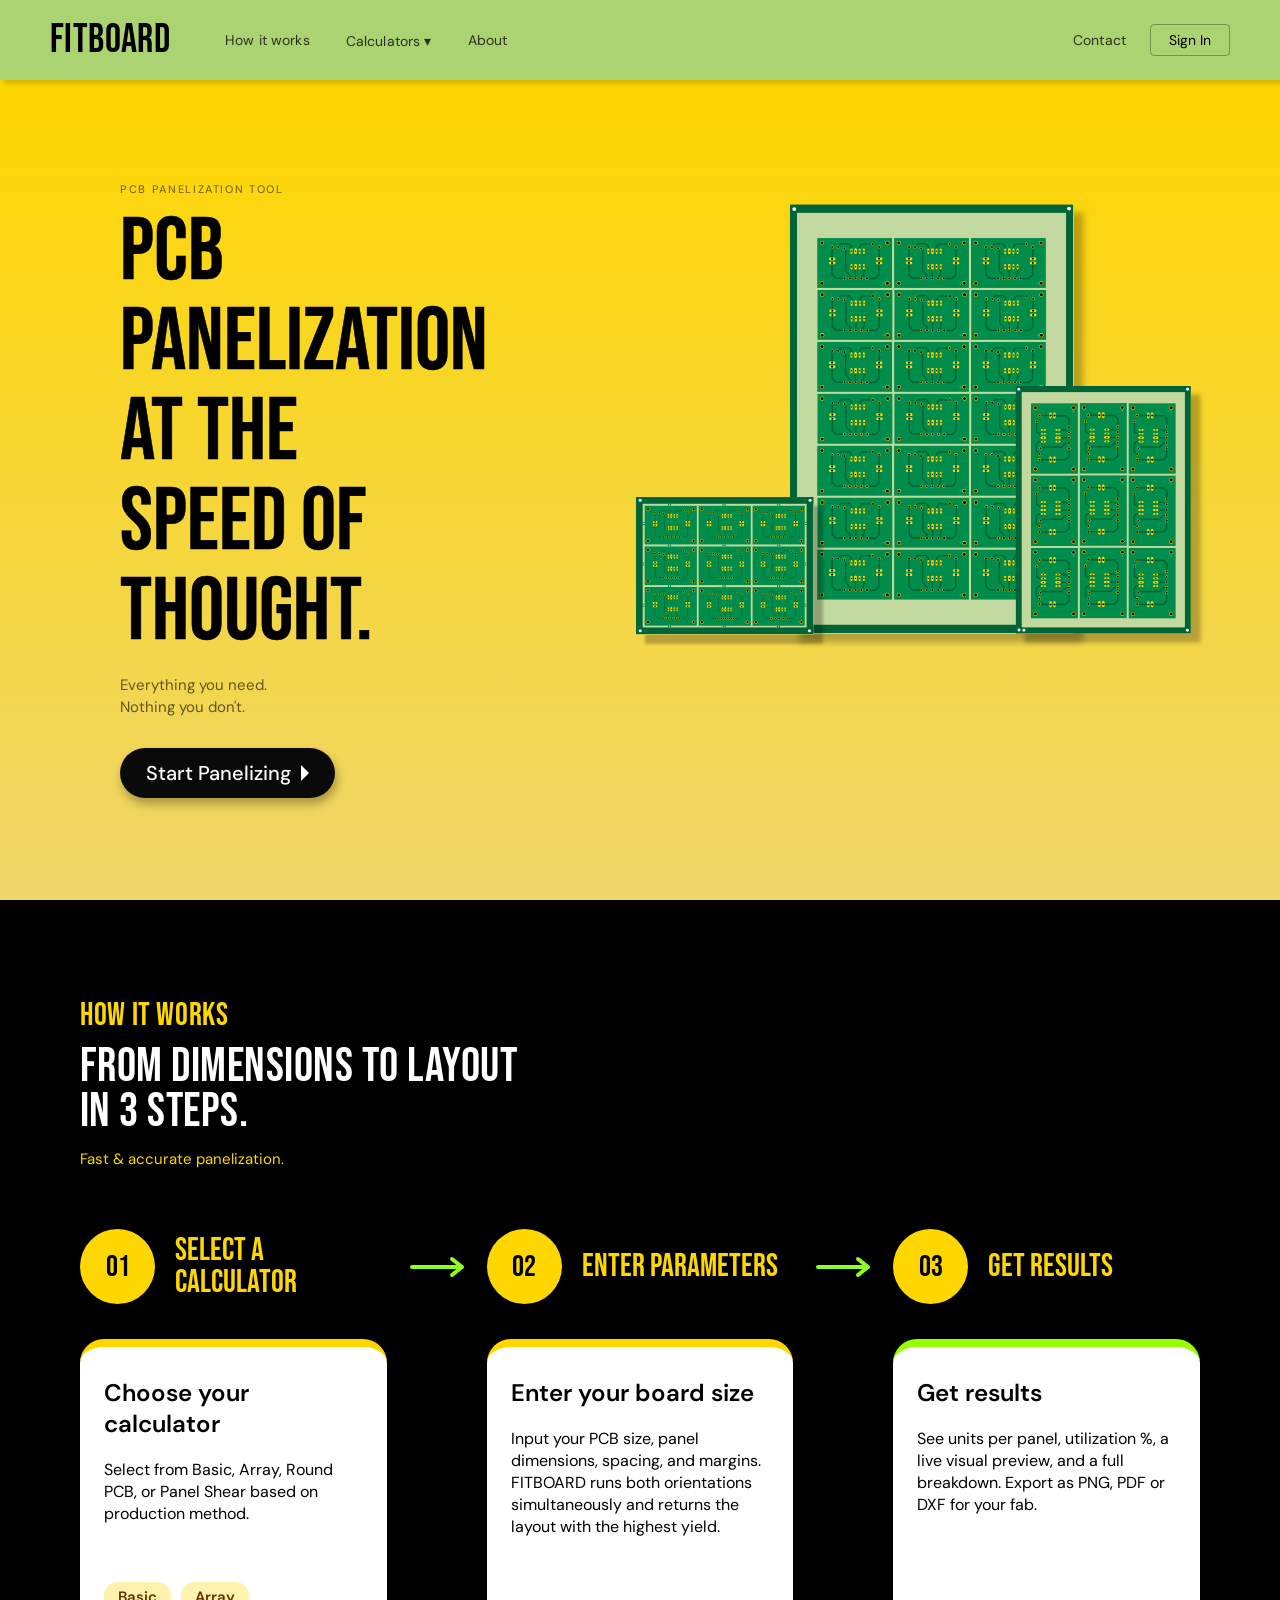
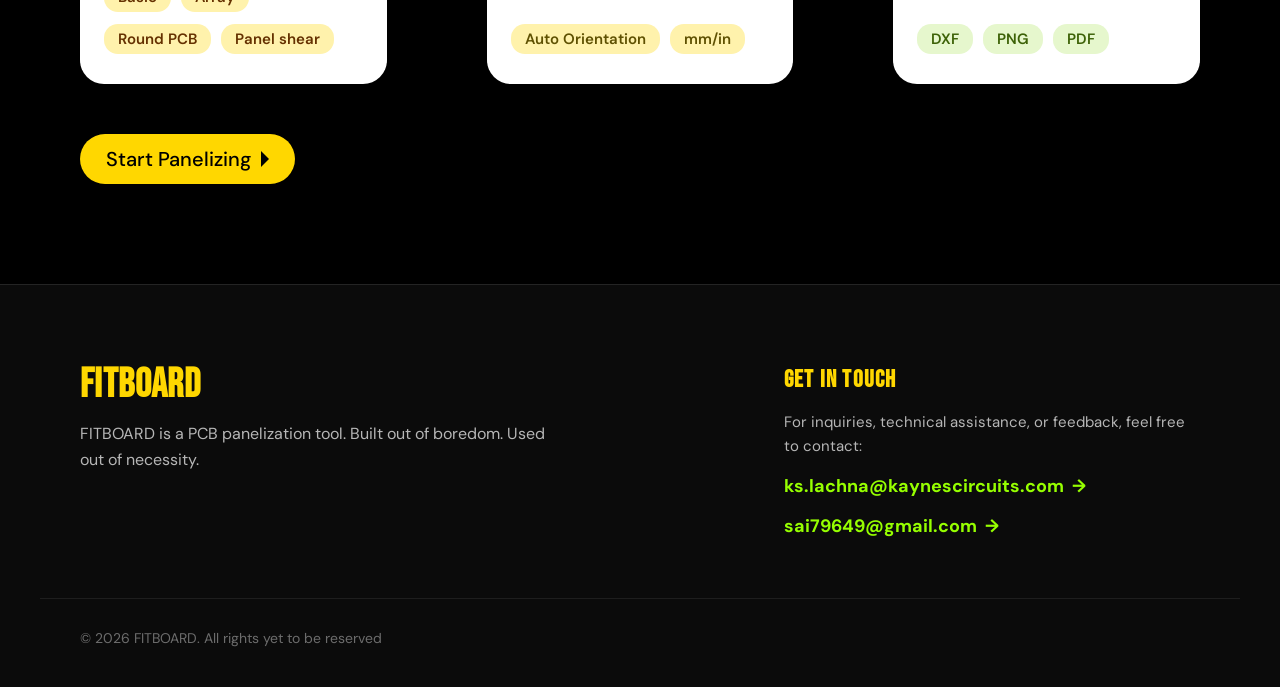
<file: index.html>
<!DOCTYPE html>
<html lang="en">
<head>
  <meta charset="UTF-8">
  <meta name="viewport" content="width=device-width, initial-scale=1.0">
  <title>FITBOARD — PCB Panelization Tool</title>
  <meta name="description" content="FITBOARD is a state-of-the-art PCB panelization tool. Calculate, optimize, and visualize your PCB panels in real time.">

  <!-- Google Fonts -->
  <link rel="preconnect" href="https://fonts.googleapis.com">
  <link rel="preconnect" href="https://fonts.gstatic.com" crossorigin>
  <link href="https://fonts.googleapis.com/css2?family=Bebas+Neue&family=DM+Sans:wght@400;500;700&display=swap" rel="stylesheet">

  <!-- Stylesheet -->
  <link rel="stylesheet" href="css/index.css">
</head>
<body>

  <!-- ═══ NAVBAR ═══ -->
  <nav class="navbar" id="navbar" role="navigation" aria-label="Main navigation">

    <!-- Logo -->
    <a href="index.html" class="nav-logo" id="nav-logo">FITBOARD</a>

    <!-- Left Nav Links -->
    <div class="nav-links">
      <a href="#how-it-works" class="nav-link" id="link-how-it-works">How it works</a>

      <div class="dropdown" id="dropdown-calculators">
        <a href="#calculators" class="nav-link dropdown-trigger"
           id="link-calculators">
          <span class="dropdown-text">Calculators</span> <span class="dropdown-caret">▾</span>
        </a>
        <div class="dropdown-menu" id="dropdown-menu">
          <div class="dropdown-highlight" id="dropdown-highlight"></div>
          <a href="basic.html"       class="dropdown-item">
            <img src="Assets/basic-icon.svg" class="dropdown-icon" alt="" style="view-transition-name: basic-icon;">
            <span style="view-transition-name: basic-title;">Basic</span>
          </a>
          <a href="array.html"       class="dropdown-item">
            <img src="Assets/array-icon.svg" class="dropdown-icon" alt="" style="view-transition-name: array-icon;">
            <span style="view-transition-name: array-title;">Array</span>
          </a>
          <a href="round-part.html"  class="dropdown-item">
            <img src="Assets/round-icon.svg" class="dropdown-icon" alt="" style="view-transition-name: round-icon;">
            <span style="view-transition-name: round-title;">Round PCB</span>
          </a>
          <a href="panel-shear.html" class="dropdown-item">
            <img src="Assets/shear-icon.svg" class="dropdown-icon" alt="" style="view-transition-name: shear-icon;">
            <span style="view-transition-name: shear-title;">Panel Shear</span>
          </a>
        </div>
      </div>

      <a href="#about" class="nav-link" id="link-about">About</a>
    </div>

    <!-- Right Side -->
    <div class="nav-right">
      <a href="#contact" class="contact-link" id="link-contact">Contact</a>
      <button class="signin-btn" id="btn-signin" type="button">Sign In</button>
    </div>

  </nav>

  <!-- ═══ HERO SECTION ═══ -->
  <main>
    <section class="hero" id="hero">
      <div class="hero-content">
        <p class="hero-eyebrow" id="hero-eyebrow">PCB PANELIZATION TOOL</p>
        <h1 class="hero-headline" id="hero-headline">
          <span class="headline-line">PCB</span><br>
          <span class="headline-line">PANELIZATION</span><br>
          <span class="headline-line">AT THE</span><br>
          <span class="headline-line">SPEED OF</span><br>
          <span class="headline-line">THOUGHT.</span>
        </h1>
        <p class="hero-subheadline" id="hero-subheadline">Everything you need.<br>Nothing you don't.</p>
        <a href="basic.html" class="hero-cta" id="hero-cta">
          Start Panelizing
          <img src="Assets/Triangle.svg" class="cta-arrow" alt="">
        </a>
      </div>

      <div class="hero-illustration" id="hero-illustration">
        <img src="Assets/Small Panel.svg" class="panel panel-small" alt="Small PCB Panel">
        <img src="Assets/Big Panel.svg"   class="panel panel-big"   alt="Big PCB Panel">
        <img src="Assets/Array.svg"       class="panel panel-array" alt="PCB Array Panel">
      </div>
    </section>

    <!-- ═══ HOW IT WORKS SECTION ═══ -->
    <section class="how-it-works" id="how-it-works">
      <div class="hiw-container">
        <header class="hiw-header">
          <p class="hiw-eyebrow">HOW IT WORKS</p>
          <h2 class="hiw-headline">FROM DIMENSIONS TO LAYOUT<br>IN 3 STEPS.</h2>
          <p class="hiw-subheading">Fast & accurate panelization.</p>
        </header>

        <div class="hiw-steps-row">
          <!-- Step 1 -->
          <div class="hiw-step-col">
            <div class="hiw-step-header">
              <span class="hiw-step-badge">01</span>
              <span class="hiw-step-label">SELECT A CALCULATOR</span>
            </div>
            <div class="hiw-card-wrapper">
              <div class="hiw-card card-yellow-cap">
                <h3 class="hiw-card-title">Choose your calculator</h3>
                <p class="hiw-card-desc">Select from Basic, Array, Round PCB, or Panel Shear based on production method.</p>
                <div class="hiw-card-pills">
                  <a href="basic.html" class="hiw-pill pill-yellow">Basic</a>
                  <a href="array.html" class="hiw-pill pill-yellow">Array</a>
                  <a href="round-part.html" class="hiw-pill pill-yellow">Round PCB</a>
                  <a href="panel-shear.html" class="hiw-pill pill-yellow">Panel shear</a>
                </div>
              </div>
              <a href="basic.html" class="hiw-cta-btn">
                Start Panelizing
                <img src="Assets/Triangle.svg" class="hiw-cta-arrow" alt="">
              </a>
            </div>
          </div>

          <!-- Step 1 -> 2 Arrow -->
          <div class="hiw-step-arrow">
            <svg width="60" height="24" viewBox="0 0 60 24" fill="none" xmlns="http://www.w3.org/2000/svg">
              <path d="M5 12H55M55 12L45 4M55 12L45 20" stroke="#8EFF25" stroke-width="4" stroke-linecap="round" stroke-linejoin="round"/>
            </svg>
          </div>

          <!-- Step 2 -->
          <div class="hiw-step-col">
            <div class="hiw-step-header">
              <span class="hiw-step-badge">02</span>
              <span class="hiw-step-label">ENTER PARAMETERS</span>
            </div>
            <div class="hiw-card-wrapper">
              <div class="hiw-card card-yellow-cap">
                <h3 class="hiw-card-title">Enter your board size</h3>
                <p class="hiw-card-desc">Input your PCB size, panel dimensions, spacing, and margins. FITBOARD runs both orientations simultaneously and returns the layout with the highest yield.</p>
                <div class="hiw-card-pills">
                  <span class="hiw-pill pill-yellow-static">Auto Orientation</span>
                  <span class="hiw-pill pill-yellow-static">mm/in</span>
                </div>
              </div>
            </div>
          </div>

          <!-- Step 2 -> 3 Arrow -->
          <div class="hiw-step-arrow">
            <svg width="60" height="24" viewBox="0 0 60 24" fill="none" xmlns="http://www.w3.org/2000/svg">
              <path d="M5 12H55M55 12L45 4M55 12L45 20" stroke="#8EFF25" stroke-width="4" stroke-linecap="round" stroke-linejoin="round"/>
            </svg>
          </div>

          <!-- Step 3 -->
          <div class="hiw-step-col">
            <div class="hiw-step-header">
              <span class="hiw-step-badge">03</span>
              <span class="hiw-step-label">GET RESULTS</span>
            </div>
            <div class="hiw-card-wrapper">
              <div class="hiw-card card-green-cap">
                <h3 class="hiw-card-title">Get results</h3>
                <p class="hiw-card-desc">See units per panel, utilization %, a live visual preview, and a full breakdown. Export as PNG, PDF or DXF for your fab.</p>
                <div class="hiw-card-pills">
                  <span class="hiw-pill pill-green-static">DXF</span>
                  <span class="hiw-pill pill-green-static">PNG</span>
                  <span class="hiw-pill pill-green-static">PDF</span>
                </div>
              </div>
            </div>
          </div>
        </div>
      </div>
    </section>

    <!-- ═══ FOOTER ═══ -->
    <footer class="site-footer">
      <div class="footer-container">
        
        <!-- Left Side: Brand and About -->
        <div class="footer-brand-section" id="about">
          <h2 class="footer-logo">FITBOARD</h2>
          <p class="footer-about-text">
            FITBOARD is a PCB panelization tool. Built out of boredom. Used out of necessity.
          </p>
        </div>
        
        <!-- Right Side: Contact / Info -->
        <div class="footer-contact-section" id="contact">
          <h3 class="footer-heading">GET IN TOUCH</h3>
          <p class="footer-contact-text">
            For inquiries, technical assistance, or feedback, feel free to contact:
          </p>
          <a href="mailto:ks.lachna@kaynescircuits.com" class="footer-email-link">
            ks.lachna@kaynescircuits.com
            <span class="email-arrow">→</span>
          </a>
          <a href="mailto:sai79649@gmail.com" class="footer-email-link">
            sai79649@gmail.com
            <span class="email-arrow">→</span>
          </a>
        </div>
        
      </div>
      
      <!-- Bottom bar: Copyright / Metadata -->
      <div class="footer-bottom">
        <p class="footer-copyright">&copy; 2026 FITBOARD. All rights yet to be reserved</p>
      </div>
    </footer>
  </main>

  <script>
document.addEventListener('DOMContentLoaded', () => {
  const dropdown = document.getElementById('dropdown-calculators');
  const trigger = document.getElementById('link-calculators');
  const menu = document.getElementById('dropdown-menu');
  const highlight = document.getElementById('dropdown-highlight');
  const items = document.querySelectorAll('.dropdown-item');

  // Click to toggle dropdown open state
  trigger.addEventListener('click', (e) => {
    e.preventDefault();
    e.stopPropagation();
    dropdown.classList.toggle('open');
  });

  // Close dropdown when clicking outside
  document.addEventListener('click', (e) => {
    if (!dropdown.contains(e.target)) {
      dropdown.classList.remove('open');
    }
  });

  // Sliding menu item highlight logic
  items.forEach((item, index) => {
    item.addEventListener('mouseenter', () => {
      highlight.style.top = `${item.offsetTop}px`;
      highlight.style.height = `${item.offsetHeight}px`;
      highlight.style.opacity = '1';

      if (index === 0) {
        highlight.style.borderTopLeftRadius = '8px';
        highlight.style.borderTopRightRadius = '8px';
        highlight.style.borderBottomLeftRadius = '0';
        highlight.style.borderBottomRightRadius = '0';
      } else if (index === items.length - 1) {
        highlight.style.borderTopLeftRadius = '0';
        highlight.style.borderTopRightRadius = '0';
        highlight.style.borderBottomLeftRadius = '8px';
        highlight.style.borderBottomRightRadius = '8px';
      } else {
        highlight.style.borderRadius = '0';
      }
    });
  });

  menu.addEventListener('mouseleave', () => {
    highlight.style.opacity = '0';
  });

  // Smoothly fade in page on load immediately
  document.body.classList.add('fade-in');

  // Smooth fade-out transition on page navigation
  const navigateLinks = document.querySelectorAll('.hero-cta, .nav-logo');
  navigateLinks.forEach(link => {
    link.addEventListener('click', (e) => {
      // If it's a relative/hash link on the same page, don't intercept
      const href = link.getAttribute('href');
      if (href && !href.startsWith('#') && href !== 'index.html') {
        e.preventDefault();
        document.body.classList.remove('fade-in');
        setTimeout(() => {
          window.location.href = href;
        }, 200);
      }
    });
  });

  // View Transitions API for dropdown items
  const dropdownItems = document.querySelectorAll('.dropdown-item');
  dropdownItems.forEach(item => {
    item.addEventListener('click', (e) => {
      e.preventDefault();
      const target = item.href;
      if (!document.startViewTransition) {
        window.location.href = target;
        return;
      }
      document.startViewTransition(() => {
        window.location.href = target;
      });
    });
  });

  // Redirect to 404 page on Sign In click with a smooth fade-out
  const btnSignIn = document.getElementById('btn-signin');
  if (btnSignIn) {
    btnSignIn.addEventListener('click', () => {
      document.body.classList.remove('fade-in');
      setTimeout(() => {
        window.location.href = '404.html';
      }, 200);
    });
  }
});

  </script>

</body>
</html>
</file>
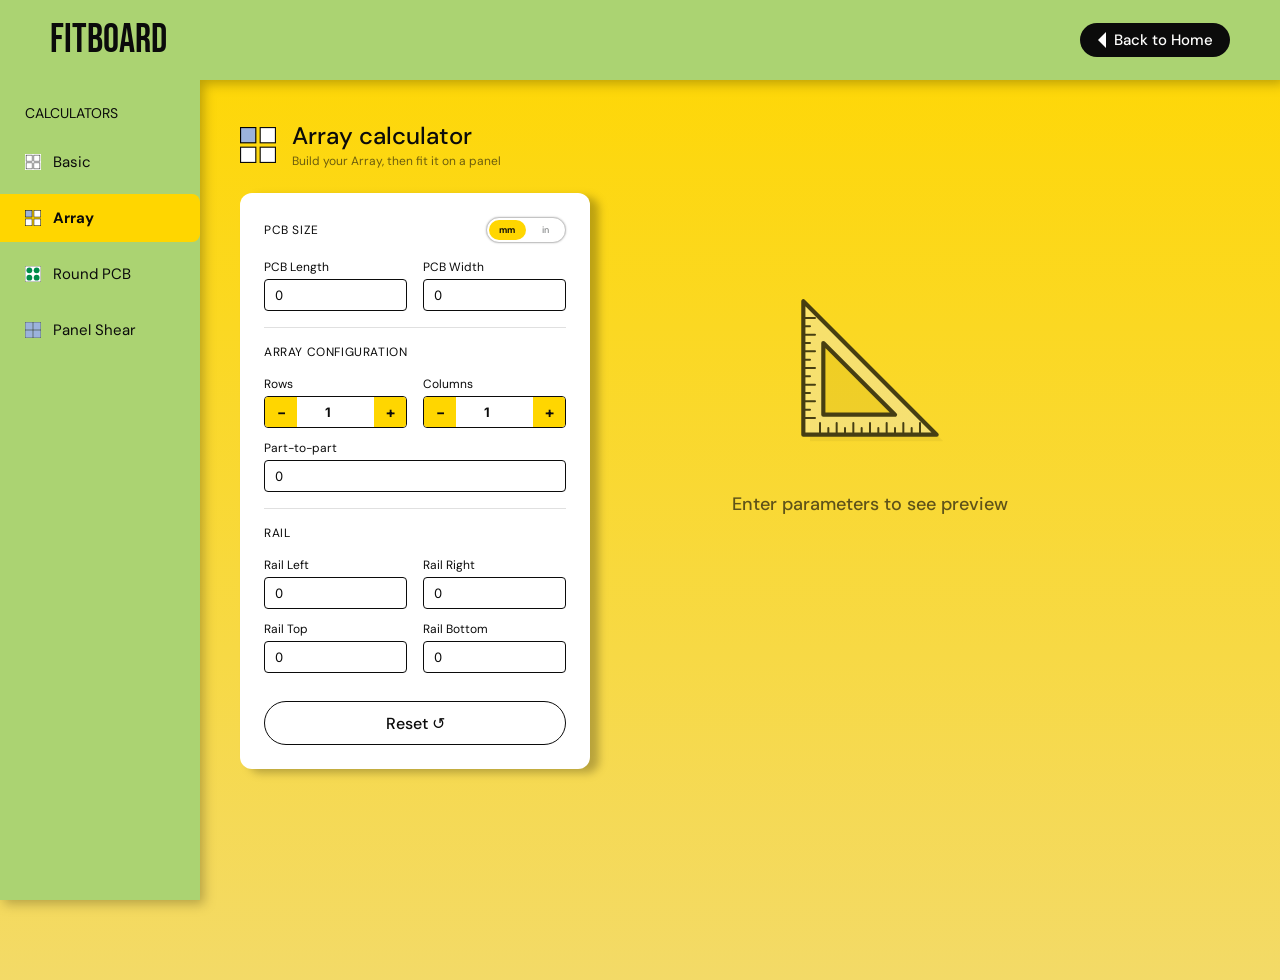
<file: array.html>
<!DOCTYPE html>
<html lang="en">

<head>
  <meta charset="UTF-8">
  <meta name="viewport" content="width=device-width, initial-scale=1.0">
  <title>FITBOARD — Basic Calculator</title>

  <!-- Google Fonts -->
  <link rel="preconnect" href="https://fonts.googleapis.com">
  <link rel="preconnect" href="https://fonts.gstatic.com" crossorigin>
  <link
    href="https://fonts.googleapis.com/css2?family=Bebas+Neue&family=DM+Sans:wght@400;500;700&family=Inter:wght@400&display=swap"
    rel="stylesheet">

  <!-- Stylesheets -->
  <link rel="stylesheet" href="css/basic.css?v=1.0.8">
  <link rel="stylesheet" href="css/array.css?v=1.0.8">
</head>

<body>

  <!-- ═══ L-SHAPE NAV & SIDEBAR CONTAINER ═══ -->
  <div class="l-shape">
    <!-- ═══ NAVBAR ═══ -->
    <nav class="navbar" role="navigation" aria-label="Main navigation">
      <a href="index.html" class="nav-logo">FITBOARD</a>
      <a href="index.html" class="back-home-btn">
        <img src="Assets/Triangle.svg" class="back-arrow" alt=""> Back to Home
      </a>
    </nav>

    <!-- ═══ SIDEBAR ═══ -->
    <aside class="sidebar">
      <div class="sidebar-label">CALCULATORS</div>
      <nav class="sidebar-menu">
        <a href="basic.html" class="sidebar-item" data-tab="basic">
          <img src="Assets/basic-icon.svg" class="sidebar-icon" alt="">
          <span>Basic</span>
        </a>
        <a href="array.html" class="sidebar-item active" data-tab="array">
          <img src="Assets/array-icon.svg" class="sidebar-icon" alt="">
          <span>Array</span>
        </a>
        <a href="round-part.html" class="sidebar-item" data-tab="round-part">
          <img src="Assets/round-icon.svg" class="sidebar-icon" alt="">
          <span>Round PCB</span>
        </a>
        <a href="panel-shear.html" class="sidebar-item" data-tab="panel-shear">
          <img src="Assets/shear-icon.svg" class="sidebar-icon" alt="">
          <span>Panel Shear</span>
        </a>
      </nav>
    </aside>
  </div>

  <!-- ═══ MAIN CONTENT AREA ═══ -->
  <main class="main-content">

    <!-- ─── Basic Panel ─── -->
    <div id="panel-basic" class="calc-panel">
      <div class="calc-wrapper">
        <!-- Title Block -->
        <div class="calc-title-block">
          <img src="Assets/basic-icon.svg" class="calc-icon" alt="Basic Calculator Icon" style="view-transition-name: basic-icon;">
          <div class="calc-title-text">
            <h2 class="calc-title" style="view-transition-name: basic-title;">Basic calculator</h2>
            <p class="calc-subtitle">Calculate how many individual parts fit on a panel</p>
          </div>
        </div>

        <!-- Main Calculator Layout Row -->
        <div class="basic-main-row">

          <!-- Entry Form -->
          <div class="entry-tab" id="entry-tab">
            <!-- PART PARAMETERS -->
            <div class="section-header-row">
              <p class="section-label" style="margin-bottom: 0;">PART PARAMETERS</p>
              <div class="toggle-switch" id="basic-pcb-unit-toggle">
                <div class="toggle-slider"></div>
                <span class="toggle-label mm active">mm</span>
                <span class="toggle-label in">in</span>
              </div>
            </div>
            <div class="input-row">
              <div class="input-group">
                <label class="input-label" id="lbl-basic-part-width">PCB Length</label>
                <input type="number" class="input-field" id="part-width" value="0" min="0">
              </div>
              <div class="input-group">
                <label class="input-label" id="lbl-basic-part-height">PCB Width</label>
                <input type="number" class="input-field" id="part-height" value="0" min="0">
              </div>
            </div>
            <div class="input-row">
              <div class="input-group">
                <label class="input-label" id="lbl-basic-spacing-x">Spacing X</label>
                <input type="number" class="input-field" id="spacing-x" value="0" min="0">
              </div>
              <div class="input-group">
                <label class="input-label" id="lbl-basic-spacing-y">Spacing Y</label>
                <input type="number" class="input-field" id="spacing-y" value="0" min="0">
              </div>
            </div>

            <div class="section-divider"></div>

            <!-- PANEL SIZE -->
            <p class="section-label">PANEL SIZE</p>
            <div class="input-row">
              <div class="input-group">
                <label class="input-label" id="lbl-basic-panel-width">Panel Width</label>
                <input type="number" class="input-field" id="panel-width" value="0" min="0">
              </div>
              <div class="input-group">
                <label class="input-label" id="lbl-basic-panel-height">Panel Height</label>
                <input type="number" class="input-field" id="panel-height" value="0" min="0">
              </div>
            </div>

            <div class="section-divider"></div>

            <!-- MARGINS -->
            <p class="section-label">MARGINS</p>
            <div class="input-row">
              <div class="input-group">
                <label class="input-label" id="lbl-basic-margin-left">Left</label>
                <input type="number" class="input-field" id="margin-left" value="0" min="0">
              </div>
              <div class="input-group">
                <label class="input-label" id="lbl-basic-margin-right">Right</label>
                <input type="number" class="input-field" id="margin-right" value="0" min="0">
              </div>
            </div>
            <div class="input-row">
              <div class="input-group">
                <label class="input-label" id="lbl-basic-margin-top">Top</label>
                <input type="number" class="input-field" id="margin-top" value="0" min="0">
              </div>
              <div class="input-group">
                <label class="input-label" id="lbl-basic-margin-bottom">Bottom</label>
                <input type="number" class="input-field" id="margin-bottom" value="0" min="0">
              </div>
            </div>

            <!-- Buttons -->
            <button class="btn-calculate" id="btn-calculate" type="button">
              Calculate →
            </button>
            <button class="btn-reset" id="btn-reset" type="button">
              Reset ↺
            </button>
          </div>

          <!-- Preview Column -->
          <div class="preview-column">
            <!-- Placeholder -->
            <div class="preview-placeholder" id="preview-placeholder">
              <svg class="placeholder-svg" width="200" height="200" viewBox="0 0 120 120" fill="none" xmlns="http://www.w3.org/2000/svg">
                <!-- Outer shadow -->
                <path d="M 20 20 L 20 100 L 100 100 Z" fill="#0B0B0B" opacity="0.06" transform="translate(4, 4)"/>
                <!-- Set square body -->
                <path d="M 20 20 L 20 100 L 100 100 Z M 32 45 L 75 88 L 32 88 Z" fill="rgba(255, 255, 255, 0.45)" stroke="#0B0B0B" stroke-width="2.5" stroke-linejoin="round" fill-rule="evenodd"/>
                <!-- Left ruler ticks -->
                <path d="M 20 30 H 27 M 20 35 H 24 M 20 40 H 27 M 20 45 H 24 M 20 50 H 27 M 20 55 H 24 M 20 60 H 27 M 20 65 H 24 M 20 70 H 27 M 20 75 H 24 M 20 80 H 27 M 20 85 H 24 M 20 90 H 27" stroke="#0B0B0B" stroke-width="1.2" stroke-linecap="round"/>
                <!-- Bottom ruler ticks -->
                <path d="M 30 100 V 93 M 35 100 V 96 M 40 100 V 93 M 45 100 V 96 M 50 100 V 93 M 55 100 V 96 M 60 100 V 93 M 65 100 V 96 M 70 100 V 93 M 75 100 V 96 M 80 100 V 93 M 85 100 V 96 M 90 100 V 93" stroke="#0B0B0B" stroke-width="1.2" stroke-linecap="round"/>
              </svg>
              <p class="placeholder-text">Enter parameters to see preview</p>
            </div>

            <!-- Results Heading -->
            <p class="preview-heading" id="results-heading" style="display: none;">RESULT:</p>

            <!-- Results Cards Row -->
            <div class="results-row" id="results-row" style="display: none;">
              <div class="result-card">
                <span class="result-value" id="result-panel">12"×18"</span>
                <span class="result-label">Panel</span>
              </div>
              <div class="result-card">
                <span class="result-value" id="result-units">0</span>
                <span class="result-label">Units per panel</span>
              </div>
              <div class="result-card">
                <span class="result-value" id="result-util">0%</span>
                <span class="result-label">Utilization</span>
              </div>
            </div>

            <div class="preview-header-row" id="preview-heading" style="display: none;">
              <p class="preview-heading">PREVIEW:</p>
              <div class="export-container" id="export-container-basic">
                <button class="download-trigger-btn" id="download-trigger-basic" title="Export Options">
                  <svg width="13" height="11" viewBox="0 0 13 11" fill="none" xmlns="http://www.w3.org/2000/svg">
                    <path d="M0.5 6.5V9.5H12.5V6.5" stroke="currentColor" stroke-linecap="round"/>
                    <path d="M6.5 9.5V1.5" stroke="currentColor" stroke-linecap="round"/>
                    <path d="M3.5 4.5L6.5 1.5L9.5 4.5" stroke="currentColor" stroke-linecap="round"/>
                  </svg>
                </button>
                <div class="export-dropdown" id="export-dropdown-basic">
                  <button class="export-item" id="export-dxf-basic">
                    <img src="Assets/DXF ICON.svg" class="export-icon" alt="">
                    <span>DXF Export</span>
                  </button>
                  <button class="export-item" id="export-pdf-basic">
                    <img src="Assets/PDF ICON.svg" class="export-icon" alt="">
                    <span>PDF Export</span>
                  </button>
                  <button class="export-item" id="export-png-basic">
                    <img src="Assets/PNG ICON.svg" class="export-icon" alt="">
                    <span>PNG Export</span>
                  </button>
                </div>
              </div>
            </div>

            <!-- Preview Canvas Wrap -->
            <div class="preview-canvas-wrap" id="preview-canvas-wrap" style="display: none;">
              <canvas id="pcb-canvas" width="480" height="576"></canvas>
            </div>

            <!-- Breakdown Table -->
            <div class="breakdown-table">
              <p class="breakdown-label">Breakdown</p>
              <div class="breakdown-grid">
                <span class="bd-key">Part Size</span>
                <span class="bd-val" id="bd-part-size">0" × 0"</span>

                <span class="bd-key">Parts per panel</span>
                <span class="bd-val" id="bd-parts">0 × 0 (0 total)</span>

                <span class="bd-key">Utilization</span>
                <span class="bd-val" id="bd-util">0%</span>

                <span class="bd-key">Left Margin</span>
                <span class="bd-val" id="bd-left">0mm</span>

                <span class="bd-key">Right Margin</span>
                <span class="bd-val" id="bd-right">0mm</span>

                <span class="bd-key">Top Margin</span>
                <span class="bd-val" id="bd-top">0mm</span>

                <span class="bd-key">Bottom Margin</span>
                <span class="bd-val" id="bd-bottom">0mm</span>
              </div>
            </div>
          </div>

          <!-- Other Sizes Column -->
          <div class="other-sizes-column" id="other-sizes-column" style="display: none;">
            <p class="preview-heading">OTHER SIZES:</p>
            <div id="other-sizes-list" class="other-sizes-list"></div>
          </div>

        </div>
      </div>
    </div>

    <!-- ─── Array Panel ─── -->
    <div id="panel-array" class="calc-panel active show">
      <div class="calc-wrapper">
        <!-- Title Block -->
        <div class="calc-title-block">
          <img src="Assets/array-icon.svg" class="calc-icon" alt="Array Calculator Icon" style="view-transition-name: array-icon;">
          <div class="calc-title-text">
            <h2 class="calc-title" style="view-transition-name: array-title;">Array calculator</h2>
            <p class="calc-subtitle">Build your Array, then fit it on a panel</p>
          </div>
        </div>

        <!-- Main Calculator Layout Row -->
        <div class="basic-main-row">

          <!-- Entry Form -->
          <div class="entry-tab" id="array-entry-tab">
            <!-- PCB SIZE -->
            <div class="section-header-row">
              <p class="section-label" style="margin-bottom: 0;">PCB SIZE</p>
              <div class="toggle-switch" id="pcb-unit-toggle">
                <div class="toggle-slider"></div>
                <span class="toggle-label mm active">mm</span>
                <span class="toggle-label in">in</span>
              </div>
            </div>
            <div class="input-row">
              <div class="input-group">
                <label class="input-label" id="lbl-array-part-width">PCB Length</label>
                <input type="number" class="input-field" id="array-part-width" value="0" min="0">
              </div>
              <div class="input-group">
                <label class="input-label" id="lbl-array-part-height">PCB Width</label>
                <input type="number" class="input-field" id="array-part-height" value="0" min="0">
              </div>
            </div>

            <div class="section-divider"></div>

            <!-- ARRAY CONFIGURATION -->
            <p class="section-label">ARRAY CONFIGURATION</p>
            <div class="input-row">
              <div class="input-group">
                <label class="input-label">Rows</label>
                <div class="stepper-box">
                  <button type="button" class="stepper-btn" id="btn-rows-dec">−</button>
                  <input type="number" class="stepper-input" id="array-rows" value="1" min="1" readonly>
                  <button type="button" class="stepper-btn" id="btn-rows-inc">+</button>
                </div>
              </div>
              <div class="input-group">
                <label class="input-label">Columns</label>
                <div class="stepper-box">
                  <button type="button" class="stepper-btn" id="btn-cols-dec">−</button>
                  <input type="number" class="stepper-input" id="array-cols" value="1" min="1" readonly>
                  <button type="button" class="stepper-btn" id="btn-cols-inc">+</button>
                </div>
              </div>
            </div>
            <div class="input-row">
              <div class="input-group">
                <label class="input-label" id="lbl-array-spacing">Part-to-part</label>
                <input type="number" class="input-field" id="array-spacing" value="0" min="0">
              </div>
            </div>

            <div class="section-divider"></div>

            <!-- RAIL -->
            <p class="section-label">RAIL</p>
            <div class="input-row">
              <div class="input-group">
                <label class="input-label" id="lbl-array-rail-left">Rail Left</label>
                <input type="number" class="input-field" id="array-rail-left" value="0" min="0">
              </div>
              <div class="input-group">
                <label class="input-label" id="lbl-array-rail-right">Rail Right</label>
                <input type="number" class="input-field" id="array-rail-right" value="0" min="0">
              </div>
            </div>
            <div class="input-row">
              <div class="input-group">
                <label class="input-label" id="lbl-array-rail-top">Rail Top</label>
                <input type="number" class="input-field" id="array-rail-top" value="0" min="0">
              </div>
              <div class="input-group">
                <label class="input-label" id="lbl-array-rail-bottom">Rail Bottom</label>
                <input type="number" class="input-field" id="array-rail-bottom" value="0" min="0">
              </div>
            </div>

            <!-- Reset Button -->
            <button class="btn-reset" id="btn-array-reset" type="button" style="margin-top: 16px;">
              Reset ↺
            </button>
          </div>

          <!-- Preview Column (Middle) -->
          <div class="preview-column">
            <!-- Placeholder -->
            <div class="preview-placeholder" id="array-preview-placeholder">
              <svg class="placeholder-svg" width="200" height="200" viewBox="0 0 120 120" fill="none" xmlns="http://www.w3.org/2000/svg">
                <path d="M 20 20 L 20 100 L 100 100 Z" fill="#0B0B0B" opacity="0.06" transform="translate(4, 4)"/>
                <path d="M 20 20 L 20 100 L 100 100 Z M 32 45 L 75 88 L 32 88 Z" fill="rgba(255, 255, 255, 0.45)" stroke="#0B0B0B" stroke-width="2.5" stroke-linejoin="round" fill-rule="evenodd"/>
                <path d="M 20 30 H 27 M 20 35 H 24 M 20 40 H 27 M 20 45 H 24 M 20 50 H 27 M 20 55 H 24 M 20 60 H 27 M 20 65 H 24 M 20 70 H 27 M 20 75 H 24 M 20 80 H 27 M 20 85 H 24 M 20 90 H 27" stroke="#0B0B0B" stroke-width="1.2" stroke-linecap="round"/>
                <path d="M 30 100 V 93 M 35 100 V 96 M 40 100 V 93 M 45 100 V 96 M 50 100 V 93 M 55 100 V 96 M 60 100 V 93 M 65 100 V 96 M 70 100 V 93 M 75 100 V 96 M 80 100 V 93 M 85 100 V 96 M 90 100 V 93" stroke="#0B0B0B" stroke-width="1.2" stroke-linecap="round"/>
              </svg>
              <p class="placeholder-text">Enter parameters to see preview</p>
            </div>

            <div class="preview-header-row" id="array-preview-heading" style="display: none;">
              <p class="preview-heading">ARRAY PREVIEW:</p>
              <div class="export-container" id="export-container-array">
                <button class="download-trigger-btn" id="download-trigger-array" title="Export Options">
                  <svg width="13" height="11" viewBox="0 0 13 11" fill="none" xmlns="http://www.w3.org/2000/svg">
                    <path d="M0.5 6.5V9.5H12.5V6.5" stroke="currentColor" stroke-linecap="round"/>
                    <path d="M6.5 9.5V1.5" stroke="currentColor" stroke-linecap="round"/>
                    <path d="M3.5 4.5L6.5 1.5L9.5 4.5" stroke="currentColor" stroke-linecap="round"/>
                  </svg>
                </button>
                <div class="export-dropdown" id="export-dropdown-array">
                  <button class="export-item" id="export-dxf-array">
                    <img src="Assets/DXF ICON.svg" class="export-icon" alt="">
                    <span>DXF Export</span>
                  </button>
                  <button class="export-item" id="export-pdf-array">
                    <img src="Assets/PDF ICON.svg" class="export-icon" alt="">
                    <span>PDF Export</span>
                  </button>
                  <button class="export-item" id="export-png-array">
                    <img src="Assets/PNG ICON.svg" class="export-icon" alt="">
                    <span>PNG Export</span>
                  </button>
                </div>
              </div>
            </div>

            <!-- Preview Canvas Wrap -->
            <div class="preview-canvas-wrap" id="array-preview-canvas-wrap" style="display: none;">
              <canvas id="array-canvas" width="480" height="576"></canvas>
            </div>

            <!-- Result Bar below canvas -->
            <div class="array-result-bar" id="array-result-bar" style="display: none;">
              <div class="array-result-group">
                <div class="array-result-title">Array Size (Calculated)</div>
                <div class="array-result-value-wrapper">
                  <span class="array-size-val-num" id="array-size-val">0 x 0</span>
                  <span class="array-result-unit" id="array-result-unit">mm</span>
                </div>
              </div>
              <div class="array-result-group" style="align-items: flex-end;">
                <div class="array-result-title">Configuration</div>
                <div class="array-result-value" id="array-pcbs-val">1 x 1</div>
                <div class="array-result-title" id="array-pcbs-label">1 PCBs per Array</div>
              </div>
            </div>

            <!-- ─── CALCULATE PANEL FIT (Collapsible) ─── -->
            <div class="collapsible-card" id="calc-panel-card" style="display: none;">
              <button type="button" class="collapsible-header" id="btn-toggle-panel-fit">
                <div class="collapsible-header-left">
                  <span class="collapsible-plus-icon">+</span>
                  <div class="collapsible-header-text">
                    <span class="collapsible-title">Calculate panel fit</span>
                    <span class="collapsible-subtitle">How many Arrays fit on panel?</span>
                  </div>
                </div>
                <img src="Assets/Triangle.svg" class="collapsible-caret" alt="">
              </button>
              <div class="collapsible-content" id="panel-fit-content">
                
                <!-- PANEL SIZE -->
                <div class="section-header-row" style="margin-top: -4px;">
                  <p class="section-label" style="margin-bottom: 0;">PANEL SIZE</p>
                  <div class="toggle-switch unit-in" id="panel-unit-toggle">
                    <div class="toggle-slider"></div>
                    <span class="toggle-label mm">mm</span>
                    <span class="toggle-label in active">in</span>
                  </div>
                </div>
                <p class="section-desc">Array size is auto-filled. Enter your panel dimensions.</p>
                <div class="input-row" style="margin-top: -6px;">
                  <div class="input-group">
                    <label class="input-label" id="lbl-panel-width">Panel Length</label>
                    <input type="number" class="input-field" id="array-panel-width" value="0" min="0">
                  </div>
                  <div class="input-group">
                    <label class="input-label" id="lbl-panel-height">Panel Width</label>
                    <input type="number" class="input-field" id="array-panel-height" value="0" min="0">
                  </div>
                </div>

                <div class="input-row" style="margin-top: 6px;">
                  <div class="input-group">
                    <label class="input-label" id="lbl-array-to-array-spacing">Array to Array spacing</label>
                    <input type="number" class="input-field" id="array-to-array-spacing" value="0" min="0">
                  </div>
                </div>

                <div class="section-divider" style="margin-top: 2px; margin-bottom: 2px;"></div>

                <!-- MARGINS -->
                <p class="section-label" style="margin-top: -4px;">MARGINS</p>
                <div class="input-row" style="margin-top: -6px;">
                  <div class="input-group">
                    <label class="input-label" id="lbl-margin-left">Left</label>
                    <input type="number" class="input-field" id="array-margin-left" value="0" min="0">
                  </div>
                  <div class="input-group">
                    <label class="input-label" id="lbl-margin-right">Right</label>
                    <input type="number" class="input-field" id="array-margin-right" value="0" min="0">
                  </div>
                </div>
                <div class="input-row" style="margin-top: 6px;">
                  <div class="input-group">
                    <label class="input-label" id="lbl-margin-top">Top</label>
                    <input type="number" class="input-field" id="array-margin-top" value="0" min="0">
                  </div>
                  <div class="input-group">
                    <label class="input-label" id="lbl-margin-bottom">Bottom</label>
                    <input type="number" class="input-field" id="array-margin-bottom" value="0" min="0">
                  </div>
                </div>

                <div class="button-row" style="display: flex; gap: 16px; margin-top: 4px;">
                  <button class="btn-calculate" id="btn-panel-fit-calculate" type="button" style="flex: 1; margin-top: 0;">
                    Calculate →
                  </button>
                  <button class="btn-reset" id="btn-panel-fit-reset" type="button" style="flex: 1;">
                    Reset ↻
                  </button>
                </div>
              </div>
            </div>
          </div>

          <!-- Panel Preview Column (Right) -->
          <div class="panel-preview-column" id="array-panel-preview-column" style="display: none;">
            <div class="preview-header-row" style="width: 100%;">
              <p class="preview-heading">PANEL PREVIEW:</p>
              <div class="export-container" id="export-container-array-panel">
                <button class="download-trigger-btn" id="download-trigger-array-panel" title="Export Options">
                  <svg width="13" height="11" viewBox="0 0 13 11" fill="none" xmlns="http://www.w3.org/2000/svg">
                    <path d="M0.5 6.5V9.5H12.5V6.5" stroke="currentColor" stroke-linecap="round"/>
                    <path d="M6.5 9.5V1.5" stroke="currentColor" stroke-linecap="round"/>
                    <path d="M3.5 4.5L6.5 1.5L9.5 4.5" stroke="currentColor" stroke-linecap="round"/>
                  </svg>
                </button>
                <div class="export-dropdown" id="export-dropdown-array-panel">
                  <button class="export-item" id="export-dxf-array-panel">
                    <img src="Assets/DXF ICON.svg" class="export-icon" alt="">
                    <span>DXF Export</span>
                  </button>
                  <button class="export-item" id="export-pdf-array-panel">
                    <img src="Assets/PDF ICON.svg" class="export-icon" alt="">
                    <span>PDF Export</span>
                  </button>
                  <button class="export-item" id="export-png-array-panel">
                    <img src="Assets/PNG ICON.svg" class="export-icon" alt="">
                    <span>PNG Export</span>
                  </button>
                </div>
              </div>
            </div>

            <!-- Panel Canvas Wrap -->
            <div class="preview-canvas-wrap" id="array-panel-canvas-wrap">
              <canvas id="array-panel-canvas" width="480" height="576"></canvas>
            </div>

            <!-- Results Heading -->
            <p class="preview-heading" id="array-results-heading" style="margin-top: 20px; margin-bottom: 8px;">RESULT:</p>

            <!-- Results Cards Row -->
            <div class="results-row" id="array-results-row">
              <div class="result-card">
                <span class="result-value" id="array-result-panel-size">0"×0"</span>
                <span class="result-label">Panel</span>
              </div>
              <div class="result-card">
                <span class="result-value" id="array-result-units">0</span>
                <span class="result-label">Arrays per panel</span>
              </div>
              <div class="result-card">
                <span class="result-value" id="array-result-util">0%</span>
                <span class="result-label">Utilization</span>
              </div>
            </div>

            <!-- Breakdown Table -->
            <div class="breakdown-table" id="array-breakdown-table">
              <p class="breakdown-label">Breakdown</p>
              <div class="breakdown-grid">
                <span class="bd-key">Array size</span>
                <span class="bd-val" id="array-bd-array-size">0" × 0"</span>

                <span class="bd-key">No.of Arrays</span>
                <span class="bd-val" id="array-bd-arrays">0 × 0 (0 total)</span>

                <span class="bd-key">Utilization</span>
                <span class="bd-val" id="array-bd-util">0%</span>

                <span class="bd-key">Left margin</span>
                <span class="bd-val" id="array-bd-left">0mm</span>

                <span class="bd-key">Right margin</span>
                <span class="bd-val" id="array-bd-right">0mm</span>

                <span class="bd-key">Top margin</span>
                <span class="bd-val" id="array-bd-top">0mm</span>

                <span class="bd-key">Bottom margin</span>
                <span class="bd-val" id="array-bd-bottom">0mm</span>
              </div>
            </div>
          </div>


        </div>
      </div>
    </div>

    <!-- ─── Round Part Panel ─── -->
    <div id="panel-round-part" class="calc-panel">
      <div class="calc-wrapper">
        <!-- Title Block -->
        <div class="calc-title-block">
          <img src="Assets/round-icon.svg" class="calc-icon" alt="Round PCB Icon" style="view-transition-name: round-icon;">
          <div class="calc-title-text">
            <h2 class="calc-title" style="view-transition-name: round-title;">Round PCB</h2>
            <p class="calc-subtitle">Calculate nested patterns for circular board pcbs</p>
          </div>
        </div>

        <!-- Main Calculator Layout Row -->
        <div class="basic-main-row">

          <!-- Entry Form -->
          <div class="entry-tab" id="round-entry-tab">
            <!-- PART PARAMETERS -->
            <div class="section-header-row">
              <p class="section-label" style="margin-bottom: 0;">PART PARAMETERS</p>
              <div class="toggle-switch" id="round-pcb-unit-toggle">
                <div class="toggle-slider"></div>
                <span class="toggle-label mm active">mm</span>
                <span class="toggle-label in">in</span>
              </div>
            </div>
            <div class="input-row">
              <div class="input-group">
                <label class="input-label" id="lbl-round-diameter">PCB Diameter</label>
                <input type="number" class="input-field" id="round-diameter" value="0" min="0">
              </div>
              <div class="input-group">
                <label class="input-label" id="lbl-round-spacing">Part to part</label>
                <input type="number" class="input-field" id="round-spacing" value="0" min="0">
              </div>
            </div>

            <!-- NESTING PATTERN -->
            <p class="section-label" style="margin-top: 12px;">NESTING PATTERN</p>
            <div class="nesting-pattern-row input-row" style="align-items: center;">
              <!-- Toggle Pill Selector -->
              <div class="toggle-switch nesting-toggle pattern-auto" id="round-nesting-toggle">
                <div class="nesting-slider"></div>
                <span class="toggle-label nesting-option active" data-pattern="auto">Auto</span>
                <span class="toggle-label nesting-option" data-pattern="hex">Hex</span>
                <span class="toggle-label nesting-option" data-pattern="grid">Grid</span>
              </div>
              <!-- Mini Icon Set -->
              <div class="nesting-icons">
                <div class="nesting-icon-box active" id="nesting-icon-auto" title="Auto Nesting">
                  <img src="Assets/AUTO ICON.svg" alt="Auto Icon" style="width: 18px; height: 18px; display: block;">
                </div>
                <div class="nesting-icon-box" id="nesting-icon-hex" title="Hexagonal Nesting">
                  <img src="Assets/Hex icon.svg" alt="Hex Icon" style="width: 18px; height: 18px; display: block;">
                </div>
                <div class="nesting-icon-box" id="nesting-icon-grid" title="Grid Nesting">
                  <img src="Assets/Grid Icon.svg" alt="Grid Icon" style="width: 18px; height: 18px; display: block;">
                </div>
              </div>
            </div>

            <div class="section-divider"></div>

            <!-- PANEL SIZE -->
            <p class="section-label">PANEL SIZE</p>
            <div class="input-row">
              <div class="input-group">
                <label class="input-label" id="lbl-round-panel-width">Panel Width</label>
                <input type="number" class="input-field" id="round-panel-width" value="0" min="0">
              </div>
              <div class="input-group">
                <label class="input-label" id="lbl-round-panel-height">Panel Height</label>
                <input type="number" class="input-field" id="round-panel-height" value="0" min="0">
              </div>
            </div>

            <div class="section-divider"></div>

            <!-- MARGINS -->
            <p class="section-label">MARGINS</p>
            <div class="input-row">
              <div class="input-group">
                <label class="input-label" id="lbl-round-margin-left">Left</label>
                <input type="number" class="input-field" id="round-margin-left" value="0" min="0">
              </div>
              <div class="input-group">
                <label class="input-label" id="lbl-round-margin-right">Right</label>
                <input type="number" class="input-field" id="round-margin-right" value="0" min="0">
              </div>
            </div>
            <div class="input-row">
              <div class="input-group">
                <label class="input-label" id="lbl-round-margin-top">Top</label>
                <input type="number" class="input-field" id="round-margin-top" value="0" min="0">
              </div>
              <div class="input-group">
                <label class="input-label" id="lbl-round-margin-bottom">Bottom</label>
                <input type="number" class="input-field" id="round-margin-bottom" value="0" min="0">
              </div>
            </div>

            <!-- Buttons -->
            <button class="btn-calculate" id="btn-round-calculate" type="button">
              Calculate →
            </button>
            <button class="btn-reset" id="btn-round-reset" type="button">
              Reset ↺
            </button>
          </div>

          <!-- Preview Column -->
          <div class="preview-column">
            <!-- Placeholder -->
            <div class="preview-placeholder" id="round-preview-placeholder">
              <svg class="placeholder-svg" width="200" height="200" viewBox="0 0 120 120" fill="none" xmlns="http://www.w3.org/2000/svg">
                <!-- Outer shadow -->
                <path d="M 20 20 L 20 100 L 100 100 Z" fill="#0B0B0B" opacity="0.06" transform="translate(4, 4)"/>
                <!-- Set square body -->
                <path d="M 20 20 L 20 100 L 100 100 Z M 32 45 L 75 88 L 32 88 Z" fill="rgba(255, 255, 255, 0.45)" stroke="#0B0B0B" stroke-width="2.5" stroke-linejoin="round" fill-rule="evenodd"/>
                <!-- Left ruler ticks -->
                <path d="M 20 30 H 27 M 20 35 H 24 M 20 40 H 27 M 20 45 H 24 M 20 50 H 27 M 20 55 H 24 M 20 60 H 27 M 20 65 H 24 M 20 70 H 27 M 20 75 H 24 M 20 80 H 27 M 20 85 H 24 M 20 90 H 27" stroke="#0B0B0B" stroke-width="1.2" stroke-linecap="round"/>
                <!-- Bottom ruler ticks -->
                <path d="M 30 100 V 93 M 35 100 V 96 M 40 100 V 93 M 45 100 V 96 M 50 100 V 93 M 55 100 V 96 M 60 100 V 93 M 65 100 V 96 M 70 100 V 93 M 75 100 V 96 M 80 100 V 93 M 85 100 V 96 M 90 100 V 93" stroke="#0B0B0B" stroke-width="1.2" stroke-linecap="round"/>
              </svg>
              <p class="placeholder-text">Enter parameters to see preview</p>
            </div>

            <!-- Results Heading -->
            <p class="preview-heading" id="round-results-heading" style="display: none;">RESULT:</p>

            <!-- Results Cards Row -->
            <div class="results-row" id="round-results-row" style="display: none;">
              <div class="result-card">
                <span class="result-value" id="round-result-panel">12"×18"</span>
                <span class="result-label">Panel</span>
              </div>
              <div class="result-card">
                <span class="result-value" id="round-result-units">0</span>
                <span class="result-label">Units per panel</span>
              </div>
              <div class="result-card">
                <span class="result-value" id="round-result-util">0%</span>
                <span class="result-label">Utilization</span>
              </div>
            </div>

            <div class="preview-header-row" id="round-preview-heading" style="display: none;">
              <p class="preview-heading">PREVIEW:</p>
              <div class="export-container" id="export-container-round">
                <button class="download-trigger-btn" id="download-trigger-round" title="Export Options">
                  <svg width="13" height="11" viewBox="0 0 13 11" fill="none" xmlns="http://www.w3.org/2000/svg">
                    <path d="M0.5 6.5V9.5H12.5V6.5" stroke="currentColor" stroke-linecap="round"/>
                    <path d="M6.5 9.5V1.5" stroke="currentColor" stroke-linecap="round"/>
                    <path d="M3.5 4.5L6.5 1.5L9.5 4.5" stroke="currentColor" stroke-linecap="round"/>
                  </svg>
                </button>
                <div class="export-dropdown" id="export-dropdown-round">
                  <button class="export-item" id="export-dxf-round">
                    <img src="Assets/DXF ICON.svg" class="export-icon" alt="">
                    <span>DXF Export</span>
                  </button>
                  <button class="export-item" id="export-pdf-round">
                    <img src="Assets/PDF ICON.svg" class="export-icon" alt="">
                    <span>PDF Export</span>
                  </button>
                  <button class="export-item" id="export-png-round">
                    <img src="Assets/PNG ICON.svg" class="export-icon" alt="">
                    <span>PNG Export</span>
                  </button>
                </div>
              </div>
            </div>

            <!-- Preview Canvas Wrap -->
            <div class="preview-canvas-wrap" id="round-preview-canvas-wrap" style="display: none;">
              <canvas id="round-pcb-canvas" width="480" height="576"></canvas>
            </div>

            <!-- Breakdown Table -->
            <div class="breakdown-table" id="round-breakdown-table">
              <p class="breakdown-label">Breakdown</p>
              <div class="breakdown-grid">
                <span class="bd-key">Part size</span>
                <span class="bd-val" id="round-bd-part-size">Ø 0"</span>

                <span class="bd-key">Parts</span>
                <span class="bd-val" id="round-bd-parts">0 (0 total)</span>

                <span class="bd-key">Utilization</span>
                <span class="bd-val" id="round-bd-util">0%</span>

                <span class="bd-key">Left margin</span>
                <span class="bd-val" id="round-bd-left">0mm</span>

                <span class="bd-key">Right margin</span>
                <span class="bd-val" id="round-bd-right">0mm</span>

                <span class="bd-key">Top margin</span>
                <span class="bd-val" id="round-bd-top">0mm</span>

                <span class="bd-key">Bottom margin</span>
                <span class="bd-val" id="round-bd-bottom">0mm</span>
              </div>
            </div>
          </div>

          <!-- Other Sizes Column -->
          <div class="other-sizes-column" id="round-other-sizes-column" style="display: none;">
            <p class="preview-heading">OTHER SIZES:</p>
            <div id="round-other-sizes-list" class="other-sizes-list"></div>
          </div>

        </div>
      </div>
    </div>

    <div id="panel-panel-shear" class="calc-panel">
      <div class="calc-wrapper">
        <!-- Title Block -->
        <div class="calc-title-block">
          <img src="Assets/shear-icon.svg" class="calc-icon" alt="Shear Icon" style="view-transition-name: shear-icon;">
          <div class="calc-title-text">
            <h2 class="calc-title" style="view-transition-name: shear-title;">Panel Shear calculator</h2>
            <p class="calc-subtitle">Cut production panels from a bigger sheet</p>
          </div>
        </div>

        <!-- Main Calculator Layout Row -->
        <div class="basic-main-row">

          <!-- Entry Form -->
          <div class="entry-tab" id="shear-entry-tab">
            <!-- MATERIAL -->
            <div class="section-header-row" style="position: relative; justify-content: center; min-height: 34px; margin-bottom: 12px;">
              <p class="section-label" style="position: absolute; left: 0; margin-bottom: 0; margin-top: 0; line-height: 34px;">MATERIAL</p>
              <div class="toggle-switch material-toggle" id="shear-material-toggle">
                <div class="toggle-slider"></div>
                <span class="toggle-label active" data-material="rigid">Rigid</span>
                <span class="toggle-label" data-material="flex">Flex</span>
              </div>
            </div>

            <!-- RAW SHEET SIZE -->
            <div class="section-header-row">
              <p class="section-label" style="margin-bottom: 0;">RAW SHEET SIZE</p>
              <div class="toggle-switch shear-unit-toggle unit-in" id="shear-unit-toggle">
                <div class="toggle-slider"></div>
                <span class="toggle-label mm">mm</span>
                <span class="toggle-label in active">in</span>
              </div>
            </div>
            <div class="input-row">
              <div class="input-group">
                <label class="input-label" id="lbl-shear-sheet-width">Length</label>
                <input type="number" class="input-field" id="shear-sheet-width" value="0" min="0">
              </div>
              <div class="input-group">
                <label class="input-label" id="lbl-shear-sheet-height">Width</label>
                <input type="number" class="input-field" id="shear-sheet-height" value="0" min="0">
              </div>
            </div>

            <!-- GRAIN DIRECTION (Flex only) -->
            <div id="shear-grain-section" style="display: none; margin-top: 12px;">
              <p class="section-label" style="margin-bottom: 8px;">GRAIN DIRECTION</p>
              <div class="input-row" style="margin-bottom: 12px;">
                <button type="button" class="grain-btn active" id="btn-grain-length">
                  Along Length &rarr;
                </button>
                <button type="button" class="grain-btn" id="btn-grain-width">
                  Along Width &uarr;
                </button>
              </div>
            </div>

            <div class="section-divider"></div>

            <!-- PRODUCTION PANEL SIZE -->
            <p class="section-label">PRODUCTION PANEL SIZE</p>
            <div class="input-row">
              <div class="input-group">
                <label class="input-label" id="lbl-shear-panel-width">Panel Length</label>
                <input type="number" class="input-field" id="shear-panel-width" value="0" min="0">
              </div>
              <div class="input-group">
                <label class="input-label" id="lbl-shear-panel-height">Panel Width</label>
                <input type="number" class="input-field" id="shear-panel-height" value="0" min="0">
              </div>
            </div>
             <!-- Buttons -->
            <button class="btn-calculate" id="btn-shear-calculate" type="button" style="font-family: 'DM Sans', sans-serif; font-size: 16px; font-weight: 700; display: flex; align-items: center; justify-content: center; gap: 4px;">
              Cut
              <img src="Assets/Cut icon (1).svg" alt="Cut Icon" style="width: 26px; height: 13px; display: inline-block;">
            </button>
            <button class="btn-reset" id="btn-shear-reset" type="button">
              Reset ↺
            </button>
          </div>

          <!-- Preview Column -->
          <div class="preview-column">
            <!-- Placeholder -->
            <div class="preview-placeholder" id="shear-preview-placeholder">
              <svg class="placeholder-svg" width="200" height="200" viewBox="0 0 120 120" fill="none" xmlns="http://www.w3.org/2000/svg">
                <!-- Outer shadow -->
                <path d="M 20 20 L 20 100 L 100 100 Z" fill="#0B0B0B" opacity="0.06" transform="translate(4, 4)"/>
                <!-- Set square body -->
                <path d="M 20 20 L 20 100 L 100 100 Z M 32 45 L 75 88 L 32 88 Z" fill="rgba(255, 255, 255, 0.45)" stroke="#0B0B0B" stroke-width="2.5" stroke-linejoin="round" fill-rule="evenodd"/>
                <!-- Left ruler ticks -->
                <path d="M 20 30 H 27 M 20 35 H 24 M 20 40 H 27 M 20 45 H 24 M 20 50 H 27 M 20 55 H 24 M 20 60 H 27 M 20 65 H 24 M 20 70 H 27 M 20 75 H 24 M 20 80 H 27 M 20 85 H 24 M 20 90 H 27" stroke="#0B0B0B" stroke-width="1.2" stroke-linecap="round"/>
                <!-- Bottom ruler ticks -->
                <path d="M 30 100 V 93 M 35 100 V 96 M 40 100 V 93 M 45 100 V 96 M 50 100 V 93 M 55 100 V 96 M 60 100 V 93 M 65 100 V 96 M 70 100 V 93 M 75 100 V 96 M 80 100 V 93 M 85 100 V 96 M 90 100 V 93" stroke="#0B0B0B" stroke-width="1.2" stroke-linecap="round"/>
              </svg>
              <p class="placeholder-text">Enter parameters to see preview</p>
            </div>

            <div class="preview-header-row" id="shear-preview-heading" style="display: none;">
              <p class="preview-heading">PREVIEW:</p>
            </div>

            <!-- Preview Canvas Wrap -->
            <div class="preview-canvas-wrap" id="shear-preview-canvas-wrap" style="display: none;">
              <canvas id="shear-canvas" width="480" height="576"></canvas>
            </div>
          </div>

          <!-- Result & Breakdown Column -->
          <div class="preview-column" id="shear-result-column" style="display: none; min-width: 380px;">
            <!-- Results Heading -->
            <p class="preview-heading" id="shear-results-heading">RESULT:</p>

            <!-- Results Cards Row -->
            <div class="results-row" id="shear-results-row">
              <div class="result-card">
                <span class="result-value" id="shear-result-panel">12"×18"</span>
                <span class="result-label">Production Panel</span>
              </div>
              <div class="result-card">
                <span class="result-value" id="shear-result-units">0</span>
                <span class="result-label">Panels per sheet</span>
              </div>
              <div class="result-card">
                <span class="result-value" id="shear-result-util">0%</span>
                <span class="result-label">Scrap</span>
              </div>
            </div>

            <!-- Breakdown Table -->
            <div class="breakdown-table" id="shear-breakdown-table" style="display: block;">
              <p class="breakdown-label">Breakdown</p>
              <div class="breakdown-grid">
                <span class="bd-key">Sheet size</span>
                <span class="bd-val" id="shear-bd-sheet-size">0" × 0"</span>

                <span class="bd-key">Panels per sheet</span>
                <span class="bd-val" id="shear-bd-panels">0 × 0 (0 total)</span>

                <span class="bd-key">Utilization %</span>
                <span class="bd-val" id="shear-bd-util">0%</span>

                <span class="bd-key">Scrap %</span>
                <span class="bd-val" id="shear-bd-scrap">0%</span>

                <span class="bd-key">Total cuts</span>
                <span class="bd-val" id="shear-bd-total-cuts">0 No's</span>

                <span class="bd-key">Vertical cuts</span>
                <span class="bd-val" id="shear-bd-vertical-cuts">0 No's</span>

                <span class="bd-key">Horizontal cuts</span>
                <span class="bd-val" id="shear-bd-horizontal-cuts">0 No's</span>
              </div>
            </div>
          </div>

        </div>
      </div>
    </div>

  </main>

  <script>
// ─── TAB SWITCHING LOGIC ───
document.addEventListener('DOMContentLoaded', () => {
  const sidebarItems = document.querySelectorAll('.sidebar-item');
  const panels = document.querySelectorAll('.calc-panel');

  function switchTab(tabId) {
    sidebarItems.forEach(i => {
      if (i.getAttribute('data-tab') === tabId) {
        i.classList.add('active');
      } else {
        i.classList.remove('active');
      }
    });

    panels.forEach(panel => {
      if (panel.id === `panel-${tabId}`) {
        panel.classList.add('active');
        panel.offsetHeight; // trigger reflow
        panel.classList.add('show');
      } else {
        panel.classList.remove('show');
        setTimeout(() => {
          if (!panel.classList.contains('show')) {
            panel.classList.remove('active');
          }
        }, 250);
      }
    });

    setTimeout(() => {
      if (typeof drawPreview === 'function') drawPreview(typeof isCalculated !== 'undefined' ? isCalculated : false);
      if (typeof drawArrayPreview === 'function') drawArrayPreview();
      if (typeof drawRoundPreview === 'function') drawRoundPreview(typeof roundIsCalculated !== 'undefined' ? roundIsCalculated : false);
      if (typeof drawShearPreview === 'function') drawShearPreview(typeof shearIsCalculated !== 'undefined' ? shearIsCalculated : false);
    }, 10);
  }

  sidebarItems.forEach(item => {
    item.addEventListener('click', (e) => {
      const href = item.getAttribute('href');
      const validPages = ['basic.html', 'array.html', 'round-part.html', 'panel-shear.html'];
      if (href && (validPages.includes(href) || href.startsWith('#'))) {
        e.preventDefault();
        const targetTab = item.getAttribute('data-tab');
        try {
          history.pushState(null, '', href);
        } catch (err) {
          window.location.hash = targetTab;
        }
        switchTab(targetTab);
      }
    });
  });

  const hash = window.location.hash.substring(1);
  const validTabs = ['basic', 'array', 'round-part', 'panel-shear'];
  if (hash && validTabs.includes(hash)) {
    switchTab(hash);
  } else {
    const path = window.location.pathname;
    const page = path.split('/').pop() || 'basic.html';
    let targetTab = 'basic';
    if (page === 'array.html') targetTab = 'array';
    else if (page === 'round-part.html') targetTab = 'round-part';
    else if (page === 'panel-shear.html') targetTab = 'panel-shear';
    switchTab(targetTab);
  }

  window.addEventListener('hashchange', () => {
    const currentHash = window.location.hash.substring(1);
    if (currentHash && validTabs.includes(currentHash)) {
      switchTab(currentHash);
    }
  });

  window.addEventListener('popstate', () => {
    const path = window.location.pathname;
    const page = path.split('/').pop() || 'basic.html';
    let targetTab = 'basic';
    if (page === 'array.html') targetTab = 'array';
    else if (page === 'round-part.html') targetTab = 'round-part';
    else if (page === 'panel-shear.html') targetTab = 'panel-shear';
    switchTab(targetTab);
  });
});

// ─── CANVAS PREVIEW & CALCULATION LOGIC ───
document.addEventListener('DOMContentLoaded', () => {
  const canvas = document.getElementById('pcb-canvas');
  const ctx = canvas ? canvas.getContext('2d') : null;

  const MM_PER_INCH = 25.4;
  const CANVAS_W = 480;
  const CANVAS_H = 576;
  const PADDING = 48;

  const OTHER_SIZES = [
    { w: 12, h: 18 },
    { w: 18, h: 16 },
    { w: 18, h: 24 },
    { w: 21, h: 24 }
  ];

  // Adjust for retina high-DPI displays
  if (canvas && ctx) {
    const dpr = window.devicePixelRatio || 1;
    canvas.width = CANVAS_W * dpr;
    canvas.height = CANVAS_H * dpr;
    ctx.scale(dpr, dpr);
  }

  // --- BASIC CALCULATOR UNIT STATE & TOGGLE SWITCH LOGIC ---
  let basicUnit = 'mm'; // 'mm' or 'in'
  let isCalculated = false;

  // Preload sai watermark signature image
  const saiWatermarkImg = new Image();
  saiWatermarkImg.crossOrigin = 'anonymous';
  saiWatermarkImg.src = 'Assets/sai watermark.png';
  let saiWatermarkLoaded = false;
  saiWatermarkImg.onload = () => {
    saiWatermarkLoaded = true;
    if (typeof drawPreview === 'function') drawPreview(isCalculated);
    if (typeof drawArrayPreview === 'function') drawArrayPreview();
    if (typeof drawRoundPreview === 'function') drawRoundPreview(typeof roundIsCalculated !== 'undefined' ? roundIsCalculated : true);
    if (typeof drawShearPreview === 'function') drawShearPreview(typeof shearIsCalculated !== 'undefined' ? shearIsCalculated : true);
  };
  saiWatermarkImg.onerror = () => {
    saiWatermarkLoaded = false;
  };

  function drawSaiWatermark(ctx, x, y, w, h) {
    if (!saiWatermarkLoaded || !saiWatermarkImg.complete || saiWatermarkImg.naturalWidth === 0) return;
    ctx.save();
    ctx.globalAlpha = 0.18; // small, not easily visible
    const aspect = saiWatermarkImg.naturalHeight / saiWatermarkImg.naturalWidth || 0.4;
    const wmWidth = Math.min(w * 0.15, 35) * 0.5; // max 17.5px, or 7.5% of panel width
    const wmHeight = wmWidth * aspect;
    const padding = 6;
    const wmX = x + w - wmWidth - padding;
    const wmY = y + h - wmHeight - padding;
    ctx.drawImage(saiWatermarkImg, wmX, wmY, wmWidth, wmHeight);
    ctx.restore();
  }

  function convertBasicValue(val, fromUnit, toUnit) {
    if (isNaN(val) || val <= 0) return 0;
    if (fromUnit === toUnit) return val;
    if (fromUnit === 'mm' && toUnit === 'in') {
      const res = val / MM_PER_INCH;
      return parseFloat(res.toFixed(4));
    }
    if (fromUnit === 'in' && toUnit === 'mm') {
      const res = val * MM_PER_INCH;
      return parseFloat(res.toFixed(4));
    }
    return val;
  }

  function setBasicUnit(newUnit) {
    if (basicUnit === newUnit) return;
    const toggle = document.getElementById('basic-pcb-unit-toggle');
    
    // Convert values for all 10 inputs
    const fields = [
      'part-width', 'part-height', 'spacing-x', 'spacing-y',
      'panel-width', 'panel-height',
      'margin-left', 'margin-right', 'margin-top', 'margin-bottom'
    ];
    fields.forEach(id => {
      const el = document.getElementById(id);
      if (el) {
        const currentVal = parseFloat(el.value) || 0;
        if (currentVal > 0) {
          el.value = convertBasicValue(currentVal, basicUnit, newUnit);
        }
      }
    });

    basicUnit = newUnit;
    if (toggle) {
      if (basicUnit === 'in') {
        toggle.classList.add('unit-in');
        toggle.querySelector('.mm').classList.remove('active');
        toggle.querySelector('.in').classList.add('active');
      } else {
        toggle.classList.remove('unit-in');
        toggle.querySelector('.mm').classList.add('active');
        toggle.querySelector('.in').classList.remove('active');
      }
    }
    drawPreview(isCalculated);
  }

  function setupBasicUnitToggle() {
    const toggle = document.getElementById('basic-pcb-unit-toggle');
    if (!toggle) return;

    const mmSpan = toggle.querySelector('.mm');
    const inSpan = toggle.querySelector('.in');

    if (mmSpan) {
      mmSpan.addEventListener('click', (e) => {
        e.stopPropagation();
        setBasicUnit('mm');
      });
    }
    if (inSpan) {
      inSpan.addEventListener('click', (e) => {
        e.stopPropagation();
        setBasicUnit('in');
      });
    }
    toggle.addEventListener('click', () => {
      setBasicUnit(basicUnit === 'mm' ? 'in' : 'mm');
    });
  }

  // Initialize basic unit toggle
  setupBasicUnitToggle();

  function val(id) {
    const el = document.getElementById(id);
    return el ? (parseFloat(el.value) || 0) : 0;
  }

  function getInputs() {
    const pcbScale = basicUnit === 'in' ? MM_PER_INCH : 1;
    const panelScale = basicUnit === 'mm' ? (1 / MM_PER_INCH) : 1;
    return {
      partW: val('part-width') * pcbScale,
      partH: val('part-height') * pcbScale,
      spacingX: val('spacing-x') * pcbScale,
      spacingY: val('spacing-y') * pcbScale,
      panelW: val('panel-width') * panelScale,
      panelH: val('panel-height') * panelScale,
      mLeft: val('margin-left') * panelScale,
      mRight: val('margin-right') * panelScale,
      mTop: val('margin-top') * panelScale,
      mBottom: val('margin-bottom') * panelScale
    };
  }

  function calcFit(panelW, panelH, inp) {
    if (inp.partW <= 0 || inp.partH <= 0) return { cols: 0, rows: 0, total: 0, util: 0, rotated: false };

    const MM_PER_INCH = 25.4;
    const SQ_MM_PER_SQ_IN = 645.16;

    // Usable area in inches
    const usableW = panelW - (inp.mLeft + inp.mRight);
    const usableH = panelH - (inp.mTop  + inp.mBottom);
    if (usableW <= 0 || usableH <= 0) return { cols: 0, rows: 0, total: 0, util: 0, rotated: false };

    // Convert part dims and spacing to inches
    const partWin    = inp.partW    / MM_PER_INCH;
    const partHin    = inp.partH    / MM_PER_INCH;
    const spacingXin = inp.spacingX / MM_PER_INCH;
    const spacingYin = inp.spacingY / MM_PER_INCH;
    const sp = spacingXin;

    // Try orientation A
    const colsA = Math.floor((usableW + sp) / (partWin + sp));
    const rowsA = Math.floor((usableH + sp) / (partHin + sp));
    const totalA = colsA * rowsA;

    // Try orientation B
    const colsB = Math.floor((usableW + sp) / (partHin + sp));
    const rowsB = Math.floor((usableH + sp) / (partWin + sp));
    const totalB = colsB * rowsB;

    let cols, rows, total;
    if (totalA >= totalB) {
      cols = colsA; rows = rowsA; total = totalA;
    } else {
      cols = colsB; rows = rowsB; total = totalB;
    }

    if (total <= 0) return { cols: 0, rows: 0, total: 0, util: 0, rotated: false };

    const usedMM2  = inp.partW * inp.partH * total;
    const panelMM2 = panelW * panelH * SQ_MM_PER_SQ_IN;
    const util = (usedMM2 / panelMM2) * 100;

    return { cols, rows, total, util, rotated: totalB > totalA };
  }

  function drawMiniPanel(miniCanvas, panelW, panelH, inp) {
    const mCtx = miniCanvas.getContext('2d');
    const dpr = window.devicePixelRatio || 1;
    const w = miniCanvas.width / dpr;
    const h = miniCanvas.height / dpr;
    mCtx.clearRect(0, 0, miniCanvas.width, miniCanvas.height);

    mCtx.save();
    mCtx.scale(dpr, dpr);

    if (panelW <= 0 || panelH <= 0) {
      mCtx.restore();
      return;
    }

    const miniPadding = 6;
    const scaleX = (w - miniPadding * 2) / panelW;
    const scaleY = (h - miniPadding * 2) / panelH;
    const scale = Math.min(scaleX, scaleY);

    const pxW = panelW * scale;
    const pxH = panelH * scale;
    const originX = (w - pxW) / 2;
    const originY = (h - pxH) / 2;

    mCtx.fillStyle = '#C1D99E';
    mCtx.fillRect(originX, originY, pxW, pxH);
    mCtx.strokeStyle = '#006536';
    mCtx.lineWidth = 1;
    mCtx.strokeRect(originX, originY, pxW, pxH);

    const mLpx = inp.mLeft * scale;
    const mRpx = inp.mRight * scale;
    const mTpx = inp.mTop * scale;
    const mBpx = inp.mBottom * scale;

    mCtx.fillStyle = '#006536';
    if (mLpx > 0) mCtx.fillRect(originX, originY, mLpx, pxH);
    if (mRpx > 0) mCtx.fillRect(originX + pxW - mRpx, originY, mRpx, pxH);
    if (mTpx > 0) mCtx.fillRect(originX, originY, pxW, mTpx);
    if (mBpx > 0) mCtx.fillRect(originX, originY + pxH - mBpx, pxW, mBpx);

    const usableX = originX + mLpx;
    const usableY = originY + mTpx;
    const usableW = pxW - mLpx - mRpx;
    const usableH = pxH - mTpx - mBpx;

    if (usableW <= 0 || usableH <= 0) {
      mCtx.restore();
      return;
    }

    const res = calcFit(panelW, panelH, inp);
    if (res.total <= 0) {
      mCtx.restore();
      return;
    }

    const isRotated = res.rotated;
    const partWin = (isRotated ? inp.partH : inp.partW) / MM_PER_INCH;
    const partHin = (isRotated ? inp.partW : inp.partH) / MM_PER_INCH;
    const partPxW = partWin * scale;
    const partPxH = partHin * scale;

    const spacingXin = inp.spacingX / MM_PER_INCH;
    const spacingYin = inp.spacingY / MM_PER_INCH;
    const gapPxX = spacingXin * scale;
    const gapPxY = spacingYin * scale;

    const arrayPxW = res.cols * partPxW + (res.cols - 1) * gapPxX;
    const arrayPxH = res.rows * partPxH + (res.rows - 1) * gapPxY;

    const startX = usableX + (usableW - arrayPxW) / 2;
    const startY = usableY + (usableH - arrayPxH) / 2;

    for (let r = 0; r < res.rows; r++) {
      for (let c = 0; c < res.cols; c++) {
        const x = startX + c * (partPxW + gapPxX);
        const y = startY + r * (partPxH + gapPxY);

        if (x < usableX || y < usableY) continue;
        if (x + partPxW > usableX + usableW + 0.1) continue;
        if (y + partPxH > usableY + usableH + 0.1) continue;

        mCtx.fillStyle = '#008C4A';
        mCtx.fillRect(x, y, partPxW, partPxH);
        mCtx.strokeStyle = '#C1D99E';
        mCtx.lineWidth = 0.3;
        mCtx.strokeRect(x, y, partPxW, partPxH);
      }
    }

    mCtx.restore();
  }

  function updateOtherSizes(inp) {
    const container = document.getElementById('other-sizes-list');
    if (!container) return;
    container.innerHTML = '';

    OTHER_SIZES.forEach(sz => {
      if ((sz.w === inp.panelW && sz.h === inp.panelH) || (sz.w === inp.panelH && sz.h === inp.panelW)) {
        return;
      }

      const res = calcFit(sz.w, sz.h, inp);

      const card = document.createElement('div');
      card.className = 'other-size-card';

      card.addEventListener('click', () => {
        const widthInput = document.getElementById('panel-width');
        const heightInput = document.getElementById('panel-height');
        if (widthInput && heightInput) {
          widthInput.value = convertBasicValue(sz.w, 'in', basicUnit);
          heightInput.value = convertBasicValue(sz.h, 'in', basicUnit);
          drawPreview(true);
        }
      });

      const miniCanvas = document.createElement('canvas');
      miniCanvas.className = 'other-size-canvas';
      const dpr = window.devicePixelRatio || 1;
      miniCanvas.width = 88 * dpr;
      miniCanvas.height = 110 * dpr;
      miniCanvas.style.width = '88px';
      miniCanvas.style.height = '110px';

      const info = document.createElement('div');
      info.className = 'other-size-info';

      const dim = document.createElement('span');
      dim.className = 'other-size-dim';
      dim.textContent = sz.w + '" × ' + sz.h + '"';

      const parts = document.createElement('span');
      parts.className = 'other-size-parts';
      parts.textContent = res.total + ' parts';

      const util = document.createElement('span');
      util.className = 'other-size-util';
      util.textContent = res.util.toFixed(1) + '%';
      if (res.util < 70) {
        util.classList.add('low-util');
      }

      info.appendChild(dim);
      info.appendChild(parts);
      info.appendChild(util);

      card.appendChild(miniCanvas);
      card.appendChild(info);

      container.appendChild(card);

      drawMiniPanel(miniCanvas, sz.w, sz.h, inp);
    });
  }

  function drawPreview(showArray) {
    isCalculated = showArray;
    if (!ctx) return;
    ctx.clearRect(0, 0, CANVAS_W, CANVAS_H);

    const i = getInputs();
    const res = calcFit(i.panelW, i.panelH, i);

    const hasPanel = i.panelW > 0 && i.panelH > 0;
    const placeholderEl = document.getElementById('preview-placeholder');
    if (placeholderEl) {
      placeholderEl.style.display = hasPanel ? 'none' : 'flex';
    }

    const hasPart = i.partW > 0 && i.partH > 0;
    const headingEl = document.getElementById('preview-heading');
    const resultsHeadingEl = document.getElementById('results-heading');
    const resultsRowEl = document.getElementById('results-row');
    const canvasWrapEl = document.getElementById('preview-canvas-wrap');
    const otherSizesEl = document.getElementById('other-sizes-column');
    if (headingEl) headingEl.style.display = hasPanel ? 'flex' : 'none';
    if (resultsHeadingEl) resultsHeadingEl.style.display = (showArray && hasPanel && hasPart) ? 'block' : 'none';
    if (resultsRowEl) resultsRowEl.style.display = (showArray && hasPanel && hasPart) ? 'flex' : 'none';
    if (canvasWrapEl) canvasWrapEl.style.display = hasPanel ? 'block' : 'none';
    if (otherSizesEl) otherSizesEl.style.display = (showArray && hasPanel && hasPart) ? 'flex' : 'none';

    const exportContainerBasic = document.getElementById('export-container-basic');
    if (exportContainerBasic) {
      exportContainerBasic.style.display = (showArray && hasPanel && hasPart && res.total > 0) ? 'block' : 'none';
    }

    const breakdownEl = document.querySelector('.breakdown-table');
    if (breakdownEl) {
      if (showArray && i.partW > 0 && i.partH > 0 && i.panelW > 0 && i.panelH > 0 && res.total > 0) {
        breakdownEl.style.display = 'block';
      } else {
        breakdownEl.style.display = 'none';
      }
    }

    if (i.panelW <= 0 || i.panelH <= 0) {
      if (i.partW > 0 && i.partH > 0) {
        const partWin = i.partW / MM_PER_INCH;
        const partHin = i.partH / MM_PER_INCH;
        const scaleX = (CANVAS_W - PADDING * 2) / partWin;
        const scaleY = (CANVAS_H - PADDING * 2) / partHin;
        const scale = Math.min(scaleX, scaleY);

        const partPxW = partWin * scale;
        const partPxH = partHin * scale;

        const dpr = window.devicePixelRatio || 1;
        const currentCanvasH = Math.round(partPxH + 12);
        canvas.width = CANVAS_W * dpr;
        canvas.height = currentCanvasH * dpr;
        canvas.style.height = `${currentCanvasH}px`;
        ctx.scale(dpr, dpr);

        ctx.clearRect(0, 0, CANVAS_W, currentCanvasH);

        const x = (CANVAS_W - partPxW) / 2;
        const y = 6;

        ctx.fillStyle = '#008C4A';
        ctx.fillRect(x, y, partPxW, partPxH);
        ctx.strokeStyle = '#FFD600';
        ctx.lineWidth = 1;
        ctx.strokeRect(x, y, partPxW, partPxH);

        const resPanel = document.getElementById('result-panel');
        if (resPanel) resPanel.textContent = '0"×0"';
        const resUnits = document.getElementById('result-units');
        if (resUnits) resUnits.textContent = '0';
        const resUtil = document.getElementById('result-util');
        if (resUtil) resUtil.textContent = '0%';
      }
      return;
    }

    const scaleX = (CANVAS_W - PADDING * 2) / i.panelW;
    const scaleY = (CANVAS_H - PADDING * 2) / i.panelH;
    const scale = Math.min(scaleX, scaleY);

    const pxW = i.panelW * scale;
    const pxH = i.panelH * scale;

    const dpr = window.devicePixelRatio || 1;
    const currentCanvasH = Math.round(pxH + PADDING * 1.5);
    canvas.width = CANVAS_W * dpr;
    canvas.height = currentCanvasH * dpr;
    canvas.style.height = `${currentCanvasH}px`;
    ctx.scale(dpr, dpr);

    ctx.clearRect(0, 0, CANVAS_W, currentCanvasH);

    const originX = (CANVAS_W - pxW) / 2;
    const originY = (currentCanvasH - pxH) / 2;

    ctx.fillStyle = '#C1D99E';
    ctx.fillRect(originX, originY, pxW, pxH);
    ctx.strokeStyle = '#000000';
    ctx.lineWidth = 0.5;
    ctx.strokeRect(originX, originY, pxW, pxH);

    const mLpx = i.mLeft * scale;
    const mRpx = i.mRight * scale;
    const mTpx = i.mTop * scale;
    const mBpx = i.mBottom * scale;

    ctx.fillStyle = '#006536';
    if (mLpx > 0) ctx.fillRect(originX, originY, mLpx, pxH);
    if (mRpx > 0) ctx.fillRect(originX + pxW - mRpx, originY, mRpx, pxH);
    if (mTpx > 0) ctx.fillRect(originX, originY, pxW, mTpx);
    if (mBpx > 0) ctx.fillRect(originX, originY + pxH - mBpx, pxW, mBpx);

    const usableX = originX + mLpx;
    const usableY = originY + mTpx;
    const usableW = pxW - mLpx - mRpx;
    const usableH = pxH - mTpx - mBpx;

    const isRotated = res.rotated;
    const partWin = (isRotated ? i.partH : i.partW) / MM_PER_INCH;
    const partHin = (isRotated ? i.partW : i.partH) / MM_PER_INCH;
    const partPxW = partWin * scale;
    const partPxH = partHin * scale;

    if (!showArray) {
      if (i.partW > 0 && i.partH > 0 && usableW > 0 && usableH > 0) {
        ctx.fillStyle = '#008C4A';
        ctx.fillRect(usableX + 2, usableY + 2, partPxW, partPxH);
        ctx.strokeStyle = '#FFD600';
        ctx.lineWidth = 0.8;
        ctx.strokeRect(usableX + 2, usableY + 2, partPxW, partPxH);
        drawSaiWatermark(ctx, originX, originY, pxW, pxH);
      }
      return;
    }

    function fmtIn(val) {
      return val % 1 === 0 ? val.toFixed(0) : val.toFixed(3).replace(/\.?0+$/, '');
    }
    
    function fmtMM(val) {
      return val % 1 === 0 ? val.toFixed(0) : val.toFixed(1).replace(/\.?0+$/, '');
    }

    if (res.total > 0 && res.cols > 0 && res.rows > 0) {
      const spacingXin = i.spacingX / MM_PER_INCH;
      const spacingYin = i.spacingY / MM_PER_INCH;
      const gapPxX = spacingXin * scale;
      const gapPxY = spacingYin * scale;

      const arrayPxW = res.cols * partPxW + (res.cols - 1) * gapPxX;
      const arrayPxH = res.rows * partPxH + (res.rows - 1) * gapPxY;

      const startX = usableX + (usableW - arrayPxW) / 2;
      const startY = usableY + (usableH - arrayPxH) / 2;

      const partW_mm = isRotated ? i.partH : i.partW;
      const partH_mm = isRotated ? i.partW : i.partH;
      const partW_in = partW_mm / MM_PER_INCH;
      const partH_in = partH_mm / MM_PER_INCH;

      for (let r = 0; r < res.rows; r++) {
        for (let c = 0; c < res.cols; c++) {
          const x = startX + c * (partPxW + gapPxX);
          const y = startY + r * (partPxH + gapPxY);

          if (x < usableX || y < usableY) continue;
          if (x + partPxW > usableX + usableW + 0.1) continue;
          if (y + partPxH > usableY + usableH + 0.1) continue;

          ctx.fillStyle = '#008C4A';
          ctx.fillRect(x, y, partPxW, partPxH);
          ctx.strokeStyle = '#C1D99E';
          ctx.lineWidth = 0.5;
          ctx.strokeRect(x, y, partPxW, partPxH);
        }
      }
    }

    const resPanel = document.getElementById('result-panel');
    if (resPanel) {
      if (basicUnit === 'mm') {
        resPanel.textContent = (i.panelW * MM_PER_INCH).toFixed(0) + '×' + (i.panelH * MM_PER_INCH).toFixed(0) + 'mm';
        resPanel.style.fontSize = '24px';
      } else {
        resPanel.textContent = i.panelW.toFixed(0) + '"×' + i.panelH.toFixed(0) + '"';
        resPanel.style.fontSize = '34px';
      }
    }
    const resUnits = document.getElementById('result-units');
    if (resUnits) resUnits.textContent = res.total;
    const resUtil = document.getElementById('result-util');
    if (resUtil) resUtil.textContent = res.util.toFixed(1) + '%';

    let actualMLeft = i.mLeft;
    let actualMRight = i.mRight;
    let actualMTop = i.mTop;
    let actualMBottom = i.mBottom;

    if (res.total > 0 && res.cols > 0 && res.rows > 0) {
      const spacingXin = i.spacingX / MM_PER_INCH;
      const spacingYin = i.spacingY / MM_PER_INCH;

      const arrayW = res.cols * partWin + (res.cols - 1) * spacingXin;
      const arrayH = res.rows * partHin + (res.rows - 1) * spacingYin;

      const usableW = i.panelW - (i.mLeft + i.mRight);
      const usableH = i.panelH - (i.mTop + i.mBottom);

      const extraW = Math.max(0, usableW - arrayW);
      const extraH = Math.max(0, usableH - arrayH);

      actualMLeft = i.mLeft + (extraW / 2);
      actualMRight = i.mRight + (extraW / 2);
      actualMTop = i.mTop + (extraH / 2);
      actualMBottom = i.mBottom + (extraH / 2);
    }

    const bdPartSize = document.getElementById('bd-part-size');
    if (bdPartSize) {
      const labelEl = bdPartSize.previousElementSibling;
      if (res.rotated) {
        if (labelEl) labelEl.textContent = 'Part size (rotated)';
      } else {
        if (labelEl) labelEl.textContent = 'Part Size';
      }
      if (basicUnit === 'in') {
        bdPartSize.textContent = (i.partW / MM_PER_INCH).toFixed(3) + '" × ' + (i.partH / MM_PER_INCH).toFixed(3) + '"';
      } else {
        bdPartSize.textContent = i.partW.toFixed(1) + 'mm × ' + i.partH.toFixed(1) + 'mm';
      }
    }
    const bdParts = document.getElementById('bd-parts');
    if (bdParts) bdParts.textContent = res.cols + ' × ' + res.rows + ' (' + res.total + ' total)';
    const bdUtil = document.getElementById('bd-util');
    if (bdUtil) {
      bdUtil.textContent = res.util.toFixed(1) + '%';
      if (res.util < 70) {
        bdUtil.classList.add('low-util');
      } else {
        bdUtil.classList.remove('low-util');
      }
    }

    const bdLeft = document.getElementById('bd-left');
    if (bdLeft) {
      if (basicUnit === 'mm') {
        bdLeft.textContent = (actualMLeft * MM_PER_INCH).toFixed(1) + 'mm';
      } else {
        bdLeft.textContent = actualMLeft.toFixed(2) + '"';
      }
    }
    const bdRight = document.getElementById('bd-right');
    if (bdRight) {
      if (basicUnit === 'mm') {
        bdRight.textContent = (actualMRight * MM_PER_INCH).toFixed(1) + 'mm';
      } else {
        bdRight.textContent = actualMRight.toFixed(2) + '"';
      }
    }
    const bdTop = document.getElementById('bd-top');
    if (bdTop) {
      if (basicUnit === 'mm') {
        bdTop.textContent = (actualMTop * MM_PER_INCH).toFixed(1) + 'mm';
      } else {
        bdTop.textContent = actualMTop.toFixed(2) + '"';
      }
    }
    const bdBottom = document.getElementById('bd-bottom');
    if (bdBottom) {
      if (basicUnit === 'mm') {
        bdBottom.textContent = (actualMBottom * MM_PER_INCH).toFixed(1) + 'mm';
      } else {
        bdBottom.textContent = actualMBottom.toFixed(2) + '"';
      }
    }

    drawSaiWatermark(ctx, originX, originY, pxW, pxH);
    updateOtherSizes(i);
  }

  let activeOldValue = '';
  [
    'part-width', 'part-height',
    'spacing-x', 'spacing-y',
    'panel-width', 'panel-height',
    'margin-left', 'margin-right',
    'margin-top', 'margin-bottom'
  ].forEach(id => {
    const el = document.getElementById(id);
    if (el) {
      el.addEventListener('focus', () => {
        activeOldValue = el.value;
      });

      el.addEventListener('input', () => {
        if (/^0\d+$/.test(el.value)) {
          el.value = parseInt(el.value, 10);
        }
        if (parseFloat(el.value) !== parseFloat(activeOldValue)) {
          drawPreview(false);
        }
      });

      el.addEventListener('blur', () => {
        const val = parseFloat(el.value);
        const parsedOld = parseFloat(activeOldValue);
        const isChanged = isNaN(parsedOld) || val !== parsedOld;

        if (!isNaN(val)) {
          el.value = val;
        } else {
          el.value = 0;
        }

        if (isChanged) {
          drawPreview(false);
        }
      });

      el.addEventListener('keydown', (e) => {
        if (e.key === 'Enter') {
          el.blur();
          drawPreview(true);
        }
      });
    }
  });

  const btnCalculate = document.getElementById('btn-calculate');
  if (btnCalculate) {
    btnCalculate.addEventListener('click', () => {
      drawPreview(true);
    });
  }

  const btnReset = document.getElementById('btn-reset');
  if (btnReset) {
    btnReset.addEventListener('click', () => {
      basicUnit = 'mm';
      isCalculated = false;
      const pcbToggle = document.getElementById('basic-pcb-unit-toggle');
      if (pcbToggle) {
        pcbToggle.classList.remove('unit-in');
        pcbToggle.querySelector('.mm').classList.add('active');
        pcbToggle.querySelector('.in').classList.remove('active');
      }

      document.querySelectorAll('.input-field').forEach(f => f.value = 0);
      if (canvas && ctx) {
        const dpr = window.devicePixelRatio || 1;
        canvas.width = CANVAS_W * dpr;
        canvas.height = CANVAS_H * dpr;
        canvas.style.height = `${CANVAS_H}px`;
        ctx.scale(dpr, dpr);
        ctx.clearRect(0, 0, CANVAS_W, CANVAS_H);
      }

      const placeholderEl = document.getElementById('preview-placeholder');
      if (placeholderEl) placeholderEl.style.display = 'flex';

      const headingEl = document.getElementById('preview-heading');
      if (headingEl) headingEl.style.display = 'none';
      const resultsHeadingEl = document.getElementById('results-heading');
      if (resultsHeadingEl) resultsHeadingEl.style.display = 'none';
      const resultsRowEl = document.getElementById('results-row');
      if (resultsRowEl) resultsRowEl.style.display = 'none';
      const canvasWrapEl = document.getElementById('preview-canvas-wrap');
      if (canvasWrapEl) canvasWrapEl.style.display = 'none';
      const otherSizesEl = document.getElementById('other-sizes-column');
      if (otherSizesEl) otherSizesEl.style.display = 'none';
      const otherSizesList = document.getElementById('other-sizes-list');
      if (otherSizesList) otherSizesList.innerHTML = '';
      const resPanel = document.getElementById('result-panel');
      if (resPanel) {
        resPanel.textContent = '12"×18"';
        resPanel.style.fontSize = '34px';
      }
      const resUnits = document.getElementById('result-units');
      if (resUnits) resUnits.textContent = '0';
      const resUtil = document.getElementById('result-util');
      if (resUtil) resUtil.textContent = '0%';

      const bdPartSize = document.getElementById('bd-part-size');
      if (bdPartSize) {
        bdPartSize.textContent = '0" × 0"';
        const labelEl = bdPartSize.previousElementSibling;
        if (labelEl) labelEl.textContent = 'Part Size';
      }
      const bdParts = document.getElementById('bd-parts');
      if (bdParts) bdParts.textContent = '0 × 0 (0 total)';
      const bdUtil = document.getElementById('bd-util');
      if (bdUtil) {
        bdUtil.textContent = '0%';
        bdUtil.classList.remove('low-util');
      }

      ['bd-left', 'bd-right', 'bd-top', 'bd-bottom'].forEach(id => {
        const el = document.getElementById(id);
        if (el) el.textContent = '0mm';
      });

      const breakdownEl = document.querySelector('.breakdown-table');
      if (breakdownEl) breakdownEl.style.display = 'none';
    });

    // Immediate initial draw on load
    drawPreview(isCalculated);
  }

  // ─── ARRAY CALCULATOR LOGIC ───
  const arrayCanvas = document.getElementById('array-canvas');
  const arrayCtx = arrayCanvas ? arrayCanvas.getContext('2d') : null;

  // --- ARRAY UNIT STATE & TOGGLE SWITCH LOGIC ---
  let pcbUnit = 'mm'; // 'mm' or 'in'
  let panelUnit = 'in'; // 'mm' or 'in'

  function convertValue(val, fromUnit, toUnit) {
    if (isNaN(val) || val <= 0) return 0;
    if (fromUnit === toUnit) return val;
    if (fromUnit === 'mm' && toUnit === 'in') {
      const res = val / MM_PER_INCH;
      return parseFloat(res.toFixed(4));
    }
    if (fromUnit === 'in' && toUnit === 'mm') {
      const res = val * MM_PER_INCH;
      return parseFloat(res.toFixed(4));
    }
    return val;
  }

  function updatePCBUnitLabels() {
    const resultUnitEl = document.getElementById('array-result-unit');
    if (resultUnitEl) {
      resultUnitEl.textContent = pcbUnit;
    }
  }

  function updatePanelUnitLabels() {
    // Dynamic label suffixes removed per user request
  }

  function setPCBUnit(newUnit) {
    if (pcbUnit === newUnit) return;
    const toggle = document.getElementById('pcb-unit-toggle');
    
    // Convert input values
    const fields = [
      'array-part-width', 'array-part-height', 'array-spacing',
      'array-rail-left', 'array-rail-right', 'array-rail-top', 'array-rail-bottom'
    ];
    fields.forEach(id => {
      const el = document.getElementById(id);
      if (el) {
        const currentVal = parseFloat(el.value) || 0;
        if (currentVal > 0) {
          el.value = convertValue(currentVal, pcbUnit, newUnit);
        }
      }
    });

    pcbUnit = newUnit;
    if (toggle) {
      if (pcbUnit === 'in') {
        toggle.classList.add('unit-in');
        toggle.querySelector('.mm').classList.remove('active');
        toggle.querySelector('.in').classList.add('active');
      } else {
        toggle.classList.remove('unit-in');
        toggle.querySelector('.mm').classList.add('active');
        toggle.querySelector('.in').classList.remove('active');
      }
    }

    updatePCBUnitLabels();
    drawArrayPreview();
    if (document.getElementById('calc-panel-card').classList.contains('open')) {
      calculatePanelFit();
    }
  }

  function setupPCBUnitToggle() {
    const toggle = document.getElementById('pcb-unit-toggle');
    if (!toggle) return;

    const mmSpan = toggle.querySelector('.mm');
    const inSpan = toggle.querySelector('.in');

    if (mmSpan) {
      mmSpan.addEventListener('click', (e) => {
        e.stopPropagation();
        setPCBUnit('mm');
      });
    }
    if (inSpan) {
      inSpan.addEventListener('click', (e) => {
        e.stopPropagation();
        setPCBUnit('in');
      });
    }
    toggle.addEventListener('click', () => {
      setPCBUnit(pcbUnit === 'mm' ? 'in' : 'mm');
    });

    updatePCBUnitLabels();
  }

  function setPanelUnit(newUnit) {
    if (panelUnit === newUnit) return;
    const toggle = document.getElementById('panel-unit-toggle');

    const fields = [
      'array-panel-width', 'array-panel-height',
      'array-margin-left', 'array-margin-right',
      'array-margin-top', 'array-margin-bottom',
      'array-to-array-spacing'
    ];
    fields.forEach(id => {
      const el = document.getElementById(id);
      if (el) {
        const currentVal = parseFloat(el.value) || 0;
        if (currentVal > 0) {
          el.value = convertValue(currentVal, panelUnit, newUnit);
        }
      }
    });

    panelUnit = newUnit;
    if (toggle) {
      if (panelUnit === 'in') {
        toggle.classList.add('unit-in');
        toggle.querySelector('.mm').classList.remove('active');
        toggle.querySelector('.in').classList.add('active');
      } else {
        toggle.classList.remove('unit-in');
        toggle.querySelector('.mm').classList.add('active');
        toggle.querySelector('.in').classList.remove('active');
      }
    }

    updatePanelUnitLabels();
    calculatePanelFit();
  }

  function setupPanelUnitToggle() {
    const toggle = document.getElementById('panel-unit-toggle');
    if (!toggle) return;

    const mmSpan = toggle.querySelector('.mm');
    const inSpan = toggle.querySelector('.in');

    if (mmSpan) {
      mmSpan.addEventListener('click', (e) => {
        e.stopPropagation();
        setPanelUnit('mm');
      });
    }
    if (inSpan) {
      inSpan.addEventListener('click', (e) => {
        e.stopPropagation();
        setPanelUnit('in');
      });
    }
    toggle.addEventListener('click', () => {
      setPanelUnit(panelUnit === 'mm' ? 'in' : 'mm');
    });

    updatePanelUnitLabels();
  }

  setupPCBUnitToggle();
  setupPanelUnitToggle();

  const mouseBiteImg = new Image();
  mouseBiteImg.crossOrigin = 'anonymous';
  mouseBiteImg.src = 'Assets/Mouse-Bites.svg';
  mouseBiteImg.onload = () => {
    drawArrayPreview();
  };
  mouseBiteImg.onerror = () => {
    drawArrayPreview();
  };

  function getArrayInputs() {
    const spVal = val('array-spacing');
    const unitScale = pcbUnit === 'in' ? MM_PER_INCH : 1;
    return {
      partW: val('array-part-width') * unitScale,
      partH: val('array-part-height') * unitScale,
      arrayCols: Math.max(1, parseInt(val('array-cols')) || 1),
      arrayRows: Math.max(1, parseInt(val('array-rows')) || 1),
      spacingX: spVal * unitScale,
      spacingY: spVal * unitScale,
      railLeft: val('array-rail-left') * unitScale,
      railRight: val('array-rail-right') * unitScale,
      railTop: val('array-rail-top') * unitScale,
      railBottom: val('array-rail-bottom') * unitScale
    };
  }

  function drawMouseBiteNative(ctx, cx, cy, drawnW, drawnH, isVertical) {
    ctx.save();
    ctx.translate(cx, cy);
    if (!isVertical) {
      ctx.rotate(Math.PI / 2);
    }
    
    const svgW = 5.64656;
    const svgH = 3.47481;
    
    const toX = (x) => (x / svgW - 0.5) * drawnW;
    const toY = (y) => (y / svgH - 0.5) * drawnH;
    const toR = (r) => (r / svgW) * drawnW;
    
    ctx.beginPath();
    ctx.moveTo(toX(0), toY(3.47481));
    ctx.bezierCurveTo(toX(2.43237), toY(3.47481), toX(2.43237), toY(0), toX(0), toY(0));
    ctx.lineTo(toX(5.64656), toY(0));
    ctx.bezierCurveTo(toX(3.2142), toY(0), toX(3.2142), toY(3.47481), toX(5.64656), toY(3.47481));
    ctx.closePath();
    ctx.fillStyle = '#006536';
    ctx.fill();
    
    ctx.fillStyle = '#FFFFFF';
    const circles = [
      [1.95497, 0.217176],
      [1.95497, 3.2577],
      [2.82362, 0.217176],
      [2.82362, 3.2577],
      [3.69276, 0.217176],
      [3.69276, 3.2577]
    ];
    circles.forEach(([cx_svg, cy_svg]) => {
      ctx.beginPath();
      ctx.arc(toX(cx_svg), toY(cy_svg), toR(0.217176), 0, Math.PI * 2);
      ctx.fill();
    });
    
    ctx.restore();
  }

  function drawMouseBite(ctx, img, cx, cy, span, isVertical) {
    const drawnH = span;
    const drawnW = span * 1.5;
    drawMouseBiteNative(ctx, cx, cy, drawnW, drawnH, isVertical);
  }

  function drawArrayPreview() {
    if (!arrayCtx) return;

    const i = getArrayInputs();

    const placeholderEl = document.getElementById('array-preview-placeholder');
    const headingEl = document.getElementById('array-preview-heading');
    const canvasWrapEl = document.getElementById('array-preview-canvas-wrap');
    const resultBarEl = document.getElementById('array-result-bar');
    const calcPanelCard = document.getElementById('calc-panel-card');

    const hasPart = i.partW > 0 && i.partH > 0;

    if (!hasPart) {
      arrayCtx.clearRect(0, 0, CANVAS_W, CANVAS_H);
      if (placeholderEl) placeholderEl.style.display = 'flex';
      if (headingEl) headingEl.style.display = 'none';
      if (canvasWrapEl) canvasWrapEl.style.display = 'none';
      if (resultBarEl) resultBarEl.style.display = 'none';
      if (calcPanelCard) calcPanelCard.style.display = 'none';
      return;
    }

    if (placeholderEl) placeholderEl.style.display = 'none';
    if (headingEl) headingEl.style.display = 'flex';
    if (canvasWrapEl) canvasWrapEl.style.display = 'block';
    if (resultBarEl) resultBarEl.style.display = 'flex';
    if (calcPanelCard) calcPanelCard.style.display = 'block';

    const totalW = (i.partW * i.arrayCols) + (i.spacingX * (i.arrayCols - 1)) + i.railLeft + i.railRight;
    const totalH = (i.partH * i.arrayRows) + (i.spacingY * (i.arrayRows - 1)) + i.railTop + i.railBottom;

    if (totalW <= 0 || totalH <= 0) {
      arrayCtx.clearRect(0, 0, CANVAS_W, CANVAS_H);
      return;
    }

    const scaleX = (CANVAS_W - PADDING * 2) / totalW;
    const scaleY = (CANVAS_H - PADDING * 2) / totalH;
    const scale = Math.min(scaleX, scaleY);

    const pxW = totalW * scale;
    const pxH = totalH * scale;

    const dpr = window.devicePixelRatio || 1;
    const currentCanvasH = Math.round(pxH + 12);
    arrayCanvas.width = CANVAS_W * dpr;
    arrayCanvas.height = currentCanvasH * dpr;
    arrayCanvas.style.height = `${currentCanvasH}px`;
    arrayCtx.scale(dpr, dpr);
    arrayCtx.clearRect(0, 0, CANVAS_W, currentCanvasH);

    const originX = (CANVAS_W - pxW) / 2;
    const originY = 6;

    const hasRail = i.railLeft > 0 || i.railRight > 0 || i.railTop > 0 || i.railBottom > 0;
    if (hasRail) {
      arrayCtx.fillStyle = '#C1D99E';
      arrayCtx.fillRect(originX, originY, pxW, pxH);

      arrayCtx.fillStyle = '#006536';
      const spacingVal = i.spacingX;
      
      const topStripH = Math.max(0, i.railTop - spacingVal) * scale;
      const bottomStripH = Math.max(0, i.railBottom - spacingVal) * scale;
      const leftStripW = Math.max(0, i.railLeft - spacingVal) * scale;
      const rightStripW = Math.max(0, i.railRight - spacingVal) * scale;

      if (topStripH > 0) {
        arrayCtx.fillRect(originX, originY, pxW, topStripH);
      }
      if (bottomStripH > 0) {
        arrayCtx.fillRect(originX, originY + pxH - bottomStripH, pxW, bottomStripH);
      }
      if (leftStripW > 0) {
        arrayCtx.fillRect(originX, originY + topStripH, leftStripW, pxH - topStripH - bottomStripH);
      }
      if (rightStripW > 0) {
        arrayCtx.fillRect(originX + pxW - rightStripW, originY + topStripH, rightStripW, pxH - topStripH - bottomStripH);
      }

      arrayCtx.strokeStyle = '#005C30';
      arrayCtx.lineWidth = 2;
      arrayCtx.strokeRect(originX, originY, pxW, pxH);
    }

    const usableX = originX + (i.railLeft * scale);
    const usableY = originY + (i.railTop * scale);

    const pcbPxW = i.partW * scale;
    const pcbPxH = i.partH * scale;
    const spacingPx = i.spacingX * scale;

    for (let r = 0; r < i.arrayRows; r++) {
      for (let c = 0; c < i.arrayCols; c++) {
        const px = usableX + c * (pcbPxW + spacingPx);
        const py = usableY + r * (pcbPxH + spacingPx);

        arrayCtx.fillStyle = '#008C4A';
        arrayCtx.fillRect(px, py, pcbPxW, pcbPxH);
        arrayCtx.strokeStyle = '#005C30';
        arrayCtx.lineWidth = 1;
        arrayCtx.strokeRect(px, py, pcbPxW, pcbPxH);
      }
    }

    if (hasRail && i.spacingX > 0) {
      const railTabSpan = spacingPx;

      if (i.spacingX > 0 && i.arrayCols > 1) {
        for (let r = 0; r < i.arrayRows; r++) {
          for (let c = 0; c < i.arrayCols - 1; c++) {
            const rightEdgeX = usableX + (c + 1) * (pcbPxW + spacingPx) - spacingPx;
            const midX = rightEdgeX + spacingPx / 2;
            const midY = usableY + r * (pcbPxH + spacingPx) + pcbPxH / 2;
            drawMouseBite(arrayCtx, mouseBiteImg, midX, midY, spacingPx, false);
          }
        }
      }

      if (i.spacingY > 0 && i.arrayRows > 1) {
        for (let r = 0; r < i.arrayRows - 1; r++) {
          for (let c = 0; c < i.arrayCols; c++) {
            const bottomEdgeY = usableY + (r + 1) * (pcbPxH + spacingPx) - spacingPx;
            const midX = usableX + c * (pcbPxW + spacingPx) + pcbPxW / 2;
            const midY = bottomEdgeY + spacingPx / 2;
            drawMouseBite(arrayCtx, mouseBiteImg, midX, midY, spacingPx, true);
          }
        }
      }

      if (i.railTop > 0) {
        for (let c = 0; c < i.arrayCols; c++) {
          const midX = usableX + c * (pcbPxW + spacingPx) + pcbPxW / 2;
          const edgeY = usableY - spacingPx / 2;
          drawMouseBite(arrayCtx, mouseBiteImg, midX, edgeY, railTabSpan, true);
        }
      }
      if (i.railBottom > 0) {
        for (let c = 0; c < i.arrayCols; c++) {
          const midX = usableX + c * (pcbPxW + spacingPx) + pcbPxW / 2;
          const pcbBottomY = usableY + i.arrayRows * pcbPxH + (i.arrayRows - 1) * spacingPx;
          const edgeY = pcbBottomY + spacingPx / 2;
          drawMouseBite(arrayCtx, mouseBiteImg, midX, edgeY, railTabSpan, true);
        }
      }
      if (i.railLeft > 0) {
        for (let r = 0; r < i.arrayRows; r++) {
          const midY = usableY + r * (pcbPxH + spacingPx) + pcbPxH / 2;
          const edgeX = usableX - spacingPx / 2;
          drawMouseBite(arrayCtx, mouseBiteImg, edgeX, midY, railTabSpan, false);
        }
      }
      if (i.railRight > 0) {
        for (let r = 0; r < i.arrayRows; r++) {
          const midY = usableY + r * (pcbPxH + spacingPx) + pcbPxH / 2;
          const pcbRightX = usableX + i.arrayCols * pcbPxW + (i.arrayCols - 1) * spacingPx;
          const edgeX = pcbRightX + spacingPx / 2;
          drawMouseBite(arrayCtx, mouseBiteImg, edgeX, midY, railTabSpan, false);
        }
      }
    }

    const arraySizeVal = document.getElementById('array-size-val');
    if (arraySizeVal) {
      const displayW = pcbUnit === 'in' ? (totalW / MM_PER_INCH) : totalW;
      const displayH = pcbUnit === 'in' ? (totalH / MM_PER_INCH) : totalH;
      const fmtW = displayW % 1 === 0 ? displayW.toFixed(0) : (pcbUnit === 'in' ? displayW.toFixed(2) : displayW.toFixed(1));
      const fmtH = displayH % 1 === 0 ? displayH.toFixed(0) : (pcbUnit === 'in' ? displayH.toFixed(2) : displayH.toFixed(1));
      arraySizeVal.textContent = fmtW + ' x ' + fmtH;
    }
    const arrayPcbsVal = document.getElementById('array-pcbs-val');
    if (arrayPcbsVal) {
      arrayPcbsVal.textContent = i.arrayCols + ' x ' + i.arrayRows;
    }
    const arrayPcbsLabel = document.getElementById('array-pcbs-label');
    if (arrayPcbsLabel) {
      const totalPcbs = i.arrayCols * i.arrayRows;
      arrayPcbsLabel.textContent = totalPcbs + ' PCBs per Array';
    }
    drawSaiWatermark(arrayCtx, originX, originY, pxW, pxH);
  }

  function onArrayChange() {
    drawArrayPreview();
    const previewCol = document.getElementById('array-panel-preview-column');
    if (previewCol && previewCol.style.display === 'flex') {
      calculatePanelFit();
    }
  }

  function setupArrayStepper(decId, incId, inputId) {
    const decBtn = document.getElementById(decId);
    const incBtn = document.getElementById(incId);
    const inputEl = document.getElementById(inputId);

    if (decBtn && incBtn && inputEl) {
      decBtn.addEventListener('click', () => {
        let val = parseInt(inputEl.value) || 1;
        if (val > 1) {
          inputEl.value = val - 1;
          onArrayChange();
        }
      });

      incBtn.addEventListener('click', () => {
        let val = parseInt(inputEl.value) || 1;
        if (val < 20) {
          inputEl.value = val + 1;
          onArrayChange();
        }
      });
    }
  }

  setupArrayStepper('btn-rows-dec', 'btn-rows-inc', 'array-rows');
  setupArrayStepper('btn-cols-dec', 'btn-cols-inc', 'array-cols');

  let activeArrayOldValue = '';
  [
    'array-part-width', 'array-part-height',
    'array-rail-left', 'array-rail-right',
    'array-rail-top', 'array-rail-bottom',
    'array-spacing'
  ].forEach(id => {
    const el = document.getElementById(id);
    if (el) {
      el.addEventListener('focus', () => { activeArrayOldValue = el.value; });

      el.addEventListener('input', () => {
        if (/^0\d+$/.test(el.value)) {
          el.value = parseInt(el.value, 10);
        }
        if (parseFloat(el.value) !== parseFloat(activeArrayOldValue)) {
          onArrayChange();
        }
      });

      el.addEventListener('blur', () => {
        const val = parseFloat(el.value);
        const parsedOld = parseFloat(activeArrayOldValue);
        const isChanged = isNaN(parsedOld) || val !== parsedOld;

        if (!isNaN(val)) {
          el.value = val;
        } else {
          el.value = 0;
        }

        if (isChanged) {
          onArrayChange();
        }
      });

      el.addEventListener('keydown', (e) => {
        if (e.key === 'Enter') {
          el.blur();
          onArrayChange();
        }
      });
    }
  });

  const btnTogglePanelFit = document.getElementById('btn-toggle-panel-fit');
  const calcPanelCard = document.getElementById('calc-panel-card');
  if (btnTogglePanelFit && calcPanelCard) {
    btnTogglePanelFit.addEventListener('click', () => {
      const previewCol = document.getElementById('array-panel-preview-column');
      const isPreviewVisible = previewCol && previewCol.style.display === 'flex';
      if (isPreviewVisible) {
        return;
      }
      calcPanelCard.classList.toggle('open');
    });
  }

  function drawSingleArrayInPanel(ctx, x, y, rotated, i, scale) {
    const totalW = (i.partW * i.arrayCols) + (i.spacingX * (i.arrayCols - 1)) + i.railLeft + i.railRight;
    const totalH = (i.partH * i.arrayRows) + (i.spacingY * (i.arrayRows - 1)) + i.railTop + i.railBottom;

    ctx.save();

    const gridW = rotated ? totalH : totalW;
    const gridH = rotated ? totalW : totalH;
    const centerX = x + (gridW * scale) / 2;
    const centerY = y + (gridH * scale) / 2;

    ctx.translate(centerX, centerY);
    if (rotated) {
      ctx.rotate(Math.PI / 2);
    }

    const localX = -totalW * scale / 2;
    const localY = -totalH * scale / 2;
    const pxW = totalW * scale;
    const pxH = totalH * scale;

    const hasRail = i.railLeft > 0 || i.railRight > 0 || i.railTop > 0 || i.railBottom > 0;
    if (hasRail) {
      ctx.fillStyle = '#C1D99E';
      ctx.fillRect(localX, localY, pxW, pxH);

      ctx.fillStyle = '#006536';
      const spacingVal = i.spacingX;
      const topStripH = Math.max(0, i.railTop - spacingVal) * scale;
      const bottomStripH = Math.max(0, i.railBottom - spacingVal) * scale;
      const leftStripW = Math.max(0, i.railLeft - spacingVal) * scale;
      const rightStripW = Math.max(0, i.railRight - spacingVal) * scale;

      if (topStripH > 0) ctx.fillRect(localX, localY, pxW, topStripH);
      if (bottomStripH > 0) ctx.fillRect(localX, localY + pxH - bottomStripH, pxW, bottomStripH);
      if (leftStripW > 0) ctx.fillRect(localX, localY + topStripH, leftStripW, pxH - topStripH - bottomStripH);
      if (rightStripW > 0) ctx.fillRect(localX + pxW - rightStripW, localY + topStripH, rightStripW, pxH - topStripH - bottomStripH);
    } else {
      ctx.fillStyle = '#C1D99E';
      ctx.fillRect(localX, localY, pxW, pxH);
    }

    const usableX = localX + (i.railLeft * scale);
    const usableY = localY + (i.railTop * scale);

    const pcbPxW = i.partW * scale;
    const pcbPxH = i.partH * scale;
    const spacingPx = i.spacingX * scale;

    for (let r = 0; r < i.arrayRows; r++) {
      for (let c = 0; c < i.arrayCols; c++) {
        const px = usableX + c * (pcbPxW + spacingPx);
        const py = usableY + r * (pcbPxH + spacingPx);

        ctx.fillStyle = '#008C4A';
        ctx.fillRect(px, py, pcbPxW, pcbPxH);
        ctx.strokeStyle = '#C1D99E';
        ctx.lineWidth = 0.2;
        ctx.strokeRect(px, py, pcbPxW, pcbPxH);
      }
    }

    if (hasRail && i.spacingX > 0) {
      const railTabSpan = spacingPx;

      if (i.spacingX > 0 && i.arrayCols > 1) {
        for (let r = 0; r < i.arrayRows; r++) {
          for (let c = 0; c < i.arrayCols - 1; c++) {
            const rightEdgeX = usableX + (c + 1) * (pcbPxW + spacingPx) - spacingPx;
            const midX = rightEdgeX + spacingPx / 2;
            const midY = usableY + r * (pcbPxH + spacingPx) + pcbPxH / 2;
            drawMouseBite(ctx, mouseBiteImg, midX, midY, spacingPx, false);
          }
        }
      }

      if (i.spacingY > 0 && i.arrayRows > 1) {
        for (let r = 0; r < i.arrayRows - 1; r++) {
          for (let c = 0; c < i.arrayCols; c++) {
            const bottomEdgeY = usableY + (r + 1) * (pcbPxH + spacingPx) - spacingPx;
            const midX = usableX + c * (pcbPxW + spacingPx) + pcbPxW / 2;
            const midY = bottomEdgeY + spacingPx / 2;
            drawMouseBite(ctx, mouseBiteImg, midX, midY, spacingPx, true);
          }
        }
      }

      if (i.railTop > 0) {
        for (let c = 0; c < i.arrayCols; c++) {
          const midX = usableX + c * (pcbPxW + spacingPx) + pcbPxW / 2;
          const edgeY = usableY - spacingPx / 2;
          drawMouseBite(ctx, mouseBiteImg, midX, edgeY, railTabSpan, true);
        }
      }
      if (i.railBottom > 0) {
        for (let c = 0; c < i.arrayCols; c++) {
          const midX = usableX + c * (pcbPxW + spacingPx) + pcbPxW / 2;
          const pcbBottomY = usableY + i.arrayRows * pcbPxH + (i.arrayRows - 1) * spacingPx;
          const edgeY = pcbBottomY + spacingPx / 2;
          drawMouseBite(ctx, mouseBiteImg, edgeY, midX, railTabSpan, true);
        }
      }
      if (i.railLeft > 0) {
        for (let r = 0; r < i.arrayRows; r++) {
          const midY = usableY + r * (pcbPxH + spacingPx) + pcbPxH / 2;
          const edgeX = usableX - spacingPx / 2;
          drawMouseBite(ctx, mouseBiteImg, edgeX, midY, railTabSpan, false);
        }
      }
      if (i.railRight > 0) {
        for (let r = 0; r < i.arrayRows; r++) {
          const midY = usableY + r * (pcbPxH + spacingPx) + pcbPxH / 2;
          const pcbRightX = usableX + i.arrayCols * pcbPxW + (i.arrayCols - 1) * spacingPx;
          const edgeX = pcbRightX + spacingPx / 2;
          drawMouseBite(ctx, mouseBiteImg, edgeX, midY, railTabSpan, false);
        }
      }
    }

    ctx.strokeStyle = '#005C30';
    ctx.lineWidth = 0.4;
    ctx.strokeRect(localX, localY, pxW, pxH);

    ctx.restore();
  }

  function calculatePanelFit() {
    const i = getArrayInputs();
    const hasPart = i.partW > 0 && i.partH > 0;
    if (!hasPart) return;

    const totalW = (i.partW * i.arrayCols) + (i.spacingX * (i.arrayCols - 1)) + i.railLeft + i.railRight;
    const totalH = (i.partH * i.arrayRows) + (i.spacingY * (i.arrayRows - 1)) + i.railTop + i.railBottom;

    if (totalW <= 0 || totalH <= 0) return;

    const unitScale = panelUnit === 'mm' ? (1 / MM_PER_INCH) : 1;
    const panelW = val('array-panel-width') * unitScale;
    const panelH = val('array-panel-height') * unitScale;
    const mLeft = val('array-margin-left') * unitScale;
    const mRight = val('array-margin-right') * unitScale;
    const mTop = val('array-margin-top') * unitScale;
    const mBottom = val('array-margin-bottom') * unitScale;
    const spA_in = Math.max(0, val('array-to-array-spacing')) * unitScale;

    if (panelW <= 0 || panelH <= 0) return;

    const usableW_in = panelW - (mLeft + mRight);
    const usableH_in = panelH - (mTop + mBottom);
    if (usableW_in <= 0 || usableH_in <= 0) return;

    const arrayWin = totalW / MM_PER_INCH;
    const arrayHin = totalH / MM_PER_INCH;
    const sp = spA_in;

    const colsA = Math.floor((usableW_in + sp) / (arrayWin + sp));
    const rowsA = Math.floor((usableH_in + sp) / (arrayHin + sp));
    const totalA = colsA * rowsA;

    const colsB = Math.floor((usableW_in + sp) / (arrayHin + sp));
    const rowsB = Math.floor((usableH_in + sp) / (arrayWin + sp));
    const totalB = colsB * rowsB;

    let cols, rows, total, rotated;
    if (totalA >= totalB) {
      cols = colsA; rows = rowsA; total = totalA; rotated = false;
    } else {
      cols = colsB; rows = rowsB; total = totalB; rotated = true;
    }

    const pcbsPerArray = i.arrayCols * i.arrayRows;
    const totalPCBs = total * pcbsPerArray;

    const usedAreaMM2 = totalW * totalH * total;
    const panelAreaMM2 = panelW * panelH * 645.16;
    const util = panelAreaMM2 > 0 ? (usedAreaMM2 / panelAreaMM2) * 100 : 0;

    const resPanelSize = document.getElementById('array-result-panel-size');
    if (resPanelSize) {
      if (panelUnit === 'mm') {
        resPanelSize.textContent = (panelW * MM_PER_INCH).toFixed(0) + '×' + (panelH * MM_PER_INCH).toFixed(0) + 'mm';
        resPanelSize.style.fontSize = '24px';
      } else {
        resPanelSize.textContent = panelW.toFixed(0) + '"×' + panelH.toFixed(0) + '"';
        resPanelSize.style.fontSize = '34px';
      }
    }
    const resUnits = document.getElementById('array-result-units');
    if (resUnits) {
      resUnits.textContent = total;
    }
    const resUtil = document.getElementById('array-result-util');
    if (resUtil) {
      resUtil.textContent = util.toFixed(1) + '%';
    }

    const rightColEl = document.getElementById('array-panel-preview-column');
    if (rightColEl) rightColEl.style.display = 'flex';

    const breakdownEl = document.getElementById('array-breakdown-table');
    if (breakdownEl) breakdownEl.style.display = 'block';

    const bdArraySize = document.getElementById('array-bd-array-size');
    if (bdArraySize) {
      if (panelUnit === 'mm') {
        bdArraySize.textContent = totalW.toFixed(1) + 'mm × ' + totalH.toFixed(1) + 'mm';
      } else {
        bdArraySize.textContent = (totalW / MM_PER_INCH).toFixed(2) + '" × ' + (totalH / MM_PER_INCH).toFixed(2) + '"';
      }
    }
    const bdArrays = document.getElementById('array-bd-arrays');
    if (bdArrays) {
      bdArrays.textContent = cols + ' × ' + rows + ' (' + total + ' total)';
    }
    const bdUtil = document.getElementById('array-bd-util');
    if (bdUtil) {
      bdUtil.textContent = util.toFixed(1) + '%';
      if (util < 70) {
        bdUtil.classList.add('low-util');
      } else {
        bdUtil.classList.remove('low-util');
      }
    }

    const gridW_in = (rotated ? totalH : totalW) / MM_PER_INCH;
    const gridH_in = (rotated ? totalW : totalH) / MM_PER_INCH;
    const occupiedW_in = cols > 0 ? (cols * gridW_in + (cols - 1) * spA_in) : 0;
    const occupiedH_in = rows > 0 ? (rows * gridH_in + (rows - 1) * spA_in) : 0;
    const extraW_in = Math.max(0, usableW_in - occupiedW_in);
    const extraH_in = Math.max(0, usableH_in - occupiedH_in);
    const actualMLeft = mLeft + extraW_in / 2;
    const actualMRight = mRight + extraW_in / 2;
    const actualMTop = mTop + extraH_in / 2;
    const actualMBottom = mBottom + extraH_in / 2;

    const noArrays = total <= 0;

    const bdLeft = document.getElementById('array-bd-left');
    if (bdLeft) {
      if (noArrays) {
        bdLeft.textContent = '---';
      } else if (panelUnit === 'mm') {
        bdLeft.textContent = (actualMLeft * MM_PER_INCH).toFixed(1) + 'mm';
      } else {
        bdLeft.textContent = actualMLeft.toFixed(2) + '"';
      }
    }
    const bdRight = document.getElementById('array-bd-right');
    if (bdRight) {
      if (noArrays) {
        bdRight.textContent = '---';
      } else if (panelUnit === 'mm') {
        bdRight.textContent = (actualMRight * MM_PER_INCH).toFixed(1) + 'mm';
      } else {
        bdRight.textContent = actualMRight.toFixed(2) + '"';
      }
    }
    const bdTop = document.getElementById('array-bd-top');
    if (bdTop) {
      if (noArrays) {
        bdTop.textContent = '---';
      } else if (panelUnit === 'mm') {
        bdTop.textContent = (actualMTop * MM_PER_INCH).toFixed(1) + 'mm';
      } else {
        bdTop.textContent = actualMTop.toFixed(2) + '"';
      }
    }
    const bdBottom = document.getElementById('array-bd-bottom');
    if (bdBottom) {
      if (noArrays) {
        bdBottom.textContent = '---';
      } else if (panelUnit === 'mm') {
        bdBottom.textContent = (actualMBottom * MM_PER_INCH).toFixed(1) + 'mm';
      } else {
        bdBottom.textContent = actualMBottom.toFixed(2) + '"';
      }
    }

    const panelCanvas = document.getElementById('array-panel-canvas');
    if (panelCanvas) {
      const panelCtx = panelCanvas.getContext('2d');
      const dpr = window.devicePixelRatio || 1;
      const CANVAS_W = 480;
      const CANVAS_H = 576;
      const PADDING = 48;

      const scaleX = (CANVAS_W - PADDING * 2) / panelW;
      const scaleY = (CANVAS_H - PADDING * 2) / panelH;
      const scale = Math.min(scaleX, scaleY);

      const pxW = panelW * scale;
      const pxH = panelH * scale;

      const currentCanvasH = Math.round(pxH + 12);
      panelCanvas.width = CANVAS_W * dpr;
      panelCanvas.height = currentCanvasH * dpr;
      panelCanvas.style.height = `${currentCanvasH}px`;
      panelCtx.scale(dpr, dpr);
      panelCtx.clearRect(0, 0, CANVAS_W, currentCanvasH);

      const originX = (CANVAS_W - pxW) / 2;
      const originY = 6;

      panelCtx.fillStyle = '#C1D99E';
      panelCtx.fillRect(originX, originY, pxW, pxH);
      panelCtx.strokeStyle = '#000000';
      panelCtx.lineWidth = 0.5;
      panelCtx.strokeRect(originX, originY, pxW, pxH);

      const mLpx = mLeft * scale;
      const mRpx = mRight * scale;
      const mTpx = mTop * scale;
      const mBpx = mBottom * scale;

      panelCtx.fillStyle = '#006536';
      if (mLpx > 0) panelCtx.fillRect(originX, originY, mLpx, pxH);
      if (mRpx > 0) panelCtx.fillRect(originX + pxW - mRpx, originY, mRpx, pxH);
      if (mTpx > 0) panelCtx.fillRect(originX, originY, pxW, mTpx);
      if (mBpx > 0) panelCtx.fillRect(originX, originY + pxH - mBpx, pxW, mBpx);

      const usableX = originX + mLpx;
      const usableY = originY + mTpx;
      const usableW = pxW - mLpx - mRpx;
      const usableH = pxH - mTpx - mBpx;

      if (usableW > 0 && usableH > 0 && total > 0) {
        const arrayW_mm = totalW;
        const arrayH_mm = totalH;

        const gridW_mm = rotated ? arrayH_mm : arrayW_mm;
        const gridH_mm = rotated ? arrayW_mm : arrayH_mm;

        const gridW_px = gridW_mm * (scale / MM_PER_INCH);
        const gridH_px = gridH_mm * (scale / MM_PER_INCH);
        const spA_px = spA_in * scale;

        const gridW_total_px = cols * gridW_px + (cols - 1) * spA_px;
        const gridH_total_px = rows * gridH_px + (rows - 1) * spA_px;

        const startX = usableX + (usableW - gridW_total_px) / 2;
        const startY = usableY + (usableH - gridH_total_px) / 2;

        for (let r = 0; r < rows; r++) {
          for (let c = 0; c < cols; c++) {
            const ax = startX + c * (gridW_px + spA_px);
            const ay = startY + r * (gridH_px + spA_px);
            drawSingleArrayInPanel(panelCtx, ax, ay, rotated, i, scale / MM_PER_INCH);
          }
        }
      }
      drawSaiWatermark(panelCtx, originX, originY, pxW, pxH);
    }
  }

  const btnPanelFitCalculate = document.getElementById('btn-panel-fit-calculate');
  if (btnPanelFitCalculate) {
    btnPanelFitCalculate.addEventListener('click', calculatePanelFit);
  }

  [
    'array-panel-width', 'array-panel-height',
    'array-margin-left', 'array-margin-right',
    'array-margin-top', 'array-margin-bottom',
    'array-to-array-spacing'
  ].forEach(id => {
    const el = document.getElementById(id);
    if (el) {
      el.addEventListener('keydown', (e) => {
        if (e.key === 'Enter') {
          el.blur();
          calculatePanelFit();
        }
      });
    }
  });

  const btnPanelFitReset = document.getElementById('btn-panel-fit-reset');
  if (btnPanelFitReset) {
    btnPanelFitReset.addEventListener('click', () => {
      panelUnit = 'in';
      const panelToggle = document.getElementById('panel-unit-toggle');
      if (panelToggle) {
        panelToggle.classList.add('unit-in');
        panelToggle.querySelector('.mm').classList.remove('active');
        panelToggle.querySelector('.in').classList.add('active');
      }
      updatePanelUnitLabels();

      [
        'array-panel-width', 'array-panel-height',
        'array-margin-left', 'array-margin-right',
        'array-margin-top', 'array-margin-bottom',
        'array-to-array-spacing'
      ].forEach(id => {
        const el = document.getElementById(id);
        if (el) el.value = 0;
      });

      const resPanelSize = document.getElementById('array-result-panel-size');
      if (resPanelSize) {
        resPanelSize.textContent = '12"×18"';
        resPanelSize.style.fontSize = '34px';
      }
      const resUnits = document.getElementById('array-result-units');
      if (resUnits) resUnits.textContent = '0';
      const resUtil = document.getElementById('array-result-util');
      if (resUtil) resUtil.textContent = '0%';

      const bdArraySize = document.getElementById('array-bd-array-size');
      if (bdArraySize) bdArraySize.textContent = '0" × 0"';
      const bdArrays = document.getElementById('array-bd-arrays');
      if (bdArrays) bdArrays.textContent = '0 × 0 (0 total)';
      const bdUtil = document.getElementById('array-bd-util');
      if (bdUtil) {
        bdUtil.textContent = '0%';
        bdUtil.classList.remove('low-util');
      }

      ['array-bd-left', 'array-bd-right', 'array-bd-top', 'array-bd-bottom'].forEach(id => {
        const el = document.getElementById(id);
        if (el) el.textContent = '0"';
      });

      const rightColEl = document.getElementById('array-panel-preview-column');
      if (rightColEl) rightColEl.style.display = 'none';

      // Keep collapsible card open
    });
  }

  const btnArrayReset = document.getElementById('btn-array-reset');
  if (btnArrayReset) {
    btnArrayReset.addEventListener('click', () => {
      pcbUnit = 'mm';
      const pcbToggle = document.getElementById('pcb-unit-toggle');
      if (pcbToggle) {
        pcbToggle.classList.remove('unit-in');
        pcbToggle.querySelector('.mm').classList.add('active');
        pcbToggle.querySelector('.in').classList.remove('active');
      }
      updatePCBUnitLabels();

      [
        'array-part-width', 'array-part-height',
        'array-rail-left', 'array-rail-right',
        'array-rail-top', 'array-rail-bottom',
        'array-spacing'
      ].forEach(id => {
        const el = document.getElementById(id);
        if (el) el.value = 0;
      });
      document.getElementById('array-rows').value = 1;
      document.getElementById('array-cols').value = 1;
      
      const btnPanelFitReset = document.getElementById('btn-panel-fit-reset');
      if (btnPanelFitReset) {
        btnPanelFitReset.click();
      }
      const calcPanelCard = document.getElementById('calc-panel-card');
      if (calcPanelCard) {
        calcPanelCard.classList.remove('open');
      }
      
      onArrayChange();
    });
  }

  // ─── HIGH RESOLUTION EXPORT DRAWING HELPERS ───
  // Helper to draw clean dimension lines with text labels and arrowheads on 2D context
  function drawCanvasDimension(ctx, x1, y1, x2, y2, text, options = {}) {
    const scale = options.scale || 1;
    const arrowLength = (options.arrowLength || 8) * scale;
    const arrowWidth = (options.arrowWidth || 3.5) * scale;
    const offset = (options.offset || 20) * scale;
    
    // Direction vector
    const dx = x2 - x1;
    const dy = y2 - y1;
    const len = Math.hypot(dx, dy);
    if (len === 0) return;
    const ux = dx / len;
    const uy = dy / len;
    
    // Perpendicular vector
    const px = -uy;
    const py = ux;
    
    // Dimension line points
    const dimX1 = x1 + px * offset;
    const dimY1 = y1 + py * offset;
    const dimX2 = x2 + px * offset;
    const dimY2 = y2 + py * offset;
    
    ctx.save();
    ctx.strokeStyle = options.color || '#333333';
    ctx.lineWidth = (options.lineWidth || 1) * scale;
    ctx.fillStyle = options.color || '#333333';
    
    ctx.beginPath();
    // 1. Draw Extension Lines
    ctx.moveTo(x1 + px * 2 * scale, y1 + py * 2 * scale);
    ctx.lineTo(dimX1 + px * 4 * scale, dimY1 + py * 4 * scale);
    ctx.moveTo(x2 + px * 2 * scale, y2 + py * 2 * scale);
    ctx.lineTo(dimX2 + px * 4 * scale, dimY2 + py * 4 * scale);
    
    // 2. Draw Dimension Line
    ctx.moveTo(dimX1, dimY1);
    ctx.lineTo(dimX2, dimY2);
    ctx.stroke();
    
    // 3. Draw Arrow Heads
    const drawArrow = (ax, ay, rotAngle) => {
      ctx.beginPath();
      ctx.moveTo(ax, ay);
      ctx.lineTo(ax - arrowLength * Math.cos(rotAngle) + arrowWidth * Math.sin(rotAngle),
                 ay - arrowLength * Math.sin(rotAngle) - arrowWidth * Math.cos(rotAngle));
      ctx.lineTo(ax - arrowLength * Math.cos(rotAngle) - arrowWidth * Math.sin(rotAngle),
                 ay - arrowLength * Math.sin(rotAngle) + arrowWidth * Math.cos(rotAngle));
      ctx.closePath();
      ctx.fill();
    };
    
    drawArrow(dimX1, dimY1, Math.atan2(dy, dx) + Math.PI);
    drawArrow(dimX2, dimY2, Math.atan2(dy, dx));
    
    // 4. Draw Text Label
    ctx.font = `bold ${Math.round((options.fontSize || 9) * scale)}px "DM Sans", sans-serif`;
    ctx.textAlign = 'center';
    ctx.textBaseline = 'middle';
    
    const midX = (dimX1 + dimX2) / 2;
    const midY = (dimY1 + dimY2) / 2;
    
    ctx.translate(midX, midY);
    let angle = Math.atan2(dy, dx);
    if (angle > Math.PI / 2 || angle < -Math.PI / 2) {
      angle += Math.PI;
    }
    ctx.rotate(angle);
    
    // Measure text to draw background masking box
    const textWidth = ctx.measureText(text).width;
    const textHeight = (options.fontSize || 9) * scale;
    ctx.fillStyle = '#FFFFFF';
    ctx.fillRect(-textWidth / 2 - 4 * scale, -textHeight / 2 - 2 * scale, textWidth + 8 * scale, textHeight + 4 * scale);
    
    ctx.fillStyle = options.textColor || options.color || '#333333';
    ctx.fillText(text, 0, 0);
    ctx.restore();
  }

  function drawBasicCanvasForExport(ctx, width, height, padding, i, res, showArray, basicUnit) {
    const MM_PER_INCH = 25.4;
    const scaleExport = width / 480;

    // Plain clean background (Original format)
    ctx.clearRect(0, 0, width, height);
    ctx.fillStyle = '#ffffff';
    ctx.fillRect(0, 0, width, height);

    if (i.panelW <= 0 || i.panelH <= 0) return;

    // Center panel with margins for Left Y-axis & Bottom X-axis dimensions
    const extraPadding = 52 * scaleExport;
    const scaleX = (width - extraPadding * 2) / i.panelW;
    const scaleY = (height - extraPadding * 2) / i.panelH;
    const scale = Math.min(scaleX, scaleY);

    const pxW = i.panelW * scale;
    const pxH = i.panelH * scale;

    const originX = (width - pxW) / 2 + 16 * scaleExport;
    const originY = (height - pxH) / 2 - 16 * scaleExport;

    // Original Panel Box (#C1D99E with #000000 border)
    ctx.fillStyle = '#C1D99E';
    ctx.fillRect(originX, originY, pxW, pxH);
    ctx.strokeStyle = '#000000';
    ctx.lineWidth = 0.5 * scaleExport;
    ctx.strokeRect(originX, originY, pxW, pxH);

    // Original Margins (#006536)
    const mLpx = i.mLeft * scale;
    const mRpx = i.mRight * scale;
    const mTpx = i.mTop * scale;
    const mBpx = i.mBottom * scale;

    ctx.fillStyle = '#006536';
    if (mLpx > 0) ctx.fillRect(originX, originY, mLpx, pxH);
    if (mRpx > 0) ctx.fillRect(originX + pxW - mRpx, originY, mRpx, pxH);
    if (mTpx > 0) ctx.fillRect(originX, originY, pxW, mTpx);
    if (mBpx > 0) ctx.fillRect(originX, originY + pxH - mBpx, pxW, mBpx);

    const usableX = originX + mLpx;
    const usableY = originY + mTpx;
    const usableW = pxW - mLpx - mRpx;
    const usableH = pxH - mTpx - mBpx;

    const isRotated = res.rotated;
    const partWin = (isRotated ? i.partH : i.partW) / MM_PER_INCH;
    const partHin = (isRotated ? i.partW : i.partH) / MM_PER_INCH;
    const partPxW = partWin * scale;
    const partPxH = partHin * scale;

    const partW_mm = isRotated ? i.partH : i.partW;
    const partH_mm = isRotated ? i.partW : i.partH;
    const partW_in = partW_mm / MM_PER_INCH;
    const partH_in = partH_mm / MM_PER_INCH;

    function fmt2(val) {
      if (isNaN(val)) return '0.00';
      return Number(val).toFixed(2);
    }

    function fmtIn(val) {
      return val % 1 === 0 ? val.toFixed(0) : val.toFixed(3).replace(/\.?0+$/, '');
    }
    
    function fmtMM(val) {
      return val % 1 === 0 ? val.toFixed(0) : val.toFixed(1).replace(/\.?0+$/, '');
    }

    let startX = usableX;
    let startY = usableY;

    if (res.total > 0 && res.cols > 0 && res.rows > 0) {
      const spacingXin = i.spacingX / MM_PER_INCH;
      const spacingYin = i.spacingY / MM_PER_INCH;
      const gapPxX = spacingXin * scale;
      const gapPxY = spacingYin * scale;

      const arrayPxW = res.cols * partPxW + (res.cols - 1) * gapPxX;
      const arrayPxH = res.rows * partPxH + (res.rows - 1) * gapPxY;

      startX = usableX + (usableW - arrayPxW) / 2;
      startY = usableY + (usableH - arrayPxH) / 2;

      for (let r = 0; r < res.rows; r++) {
        for (let c = 0; c < res.cols; c++) {
          const x = startX + c * (partPxW + gapPxX);
          const y = startY + r * (partPxH + gapPxY);

          if (x < usableX || y < usableY) continue;
          if (x + partPxW > usableX + usableW + 0.1) continue;
          if (y + partPxH > usableY + usableH + 0.1) continue;

          // Original PCB Card (#008C4A with #C1D99E border)
          ctx.fillStyle = '#008C4A';
          ctx.fillRect(x, y, partPxW, partPxH);
          ctx.strokeStyle = '#C1D99E';
          ctx.lineWidth = 0.5 * scaleExport;
          ctx.strokeRect(x, y, partPxW, partPxH);

          // Centered PCB Dimensions Text inside EVERY PCB Card: e.g. 141×148.8mm (5.55"×5.858")
          ctx.save();
          const pcbTextLine1 = `${fmtMM(partW_mm)}×${fmtMM(partH_mm)}mm`;
          const pcbTextLine2 = `(${fmtIn(partW_in)}"×${fmtIn(partH_in)}")`;
          const pcbFullText = `${pcbTextLine1} ${pcbTextLine2}`;

          const maxW = partPxW * 0.92;
          const fontSize = Math.min(partPxH * 0.18, 9.5 * scaleExport);
          if (fontSize >= 3 * scaleExport) {
            ctx.font = `bold ${fontSize}px "DM Sans", sans-serif`;
            ctx.textAlign = 'center';
            ctx.textBaseline = 'middle';
            ctx.fillStyle = '#ffffff';

            const centerX = x + partPxW / 2;
            const centerY = y + partPxH / 2;
            const lineSpacing = fontSize * 1.18;

            if (partPxH >= fontSize * 2.2 && ctx.measureText(pcbFullText).width > maxW) {
              ctx.fillText(pcbTextLine1, centerX, centerY - lineSpacing / 2, maxW);
              ctx.fillText(pcbTextLine2, centerX, centerY + lineSpacing / 2, maxW);
            } else {
              ctx.fillText(pcbFullText, centerX, centerY, maxW);
            }
          }
          ctx.restore();
        }
      }
    }

    // Auto-dimensioning pass for Basic Panel PNG exports (Panel Dimensions & PCB Dimensions callouts)
    const panelW_in = i.panelW;
    const panelH_in = i.panelH;
    const panelW_mm = i.panelW * MM_PER_INCH;
    const panelH_mm = i.panelH * MM_PER_INCH;

    const labelPanelW = basicUnit === 'mm' ? `${fmtMM(panelW_mm)}mm (${fmtIn(panelW_in)}")` : `${fmtIn(panelW_in)}" (${fmtMM(panelW_mm)}mm)`;
    const labelPanelH = basicUnit === 'mm' ? `${fmtMM(panelH_mm)}mm (${fmtIn(panelH_in)}")` : `${fmtIn(panelH_in)}" (${fmtMM(panelH_mm)}mm)`;

    const annotationItems = [];

    // Panel Outer Bounds (Left Y-axis & Bottom X-axis)
    annotationItems.push({ x1: originX, y1: originY + pxH, x2: originX, y2: originY, text: labelPanelH, offset: -30, scale: scaleExport, color: '#0b0b0b' });
    annotationItems.push({ x1: originX, y1: originY + pxH, x2: originX + pxW, y2: originY + pxH, text: labelPanelW, offset: 30, scale: scaleExport, color: '#0b0b0b' });

    const boardRects = [{ x: originX, y: originY, w: pxW, h: pxH }];
    drawCanvasDimensionRefactored(ctx, annotationItems, boardRects, scaleExport);
    drawSaiWatermark(ctx, originX, originY, pxW, pxH);
  }
    drawSaiWatermark(ctx, originX, originY, pxW, pxH);
  }

  function drawCanvasDimensionRefactored(ctx, items, boardRects = [], scaleExport = 1) {
    if (!items || items.length === 0) return;

    // 1. COMPUTATION & LAYOUT PASS (Calculate base positions and resolve label collisions)
    const processedItems = items.map((item, index) => {
      const scale = item.scale || scaleExport || 1;
      const offset = (item.offset || 20) * scale;
      const x1 = item.x1, y1 = item.y1, x2 = item.x2, y2 = item.y2;
      const dx = x2 - x1, dy = y2 - y1;
      const len = Math.hypot(dx, dy);
      if (len === 0) return null;

      const ux = dx / len, uy = dy / len;
      const px = -uy, py = ux;

      const dimX1 = x1 + px * offset;
      const dimY1 = y1 + py * offset;
      const dimX2 = x2 + px * offset;
      const dimY2 = y2 + py * offset;

      let midX = (dimX1 + dimX2) / 2;
      let midY = (dimY1 + dimY2) / 2;

      const fontSize = Math.round((item.fontSize || 9.5) * scale);
      ctx.save();
      ctx.font = `bold ${fontSize}px "DM Sans", sans-serif`;
      const textWidth = ctx.measureText(item.text).width;
      const textHeight = fontSize;
      ctx.restore();

      const boxW = textWidth + 8 * scale;
      const boxH = textHeight + 4 * scale;

      return {
        ...item,
        id: index,
        scale,
        offset,
        dx, dy, len, ux, uy, px, py,
        dimX1, dimY1, dimX2, dimY2,
        midX, midY,
        boxW, boxH,
        textWidth, textHeight,
        fontSize,
        bounds: {
          x: midX - boxW / 2,
          y: midY - boxH / 2,
          w: boxW,
          h: boxH
        }
      };
    }).filter(Boolean);

    // Collision Avoidance Pass: Nudge label positions if bounding boxes overlap
    for (let iter = 0; iter < 4; iter++) {
      let collided = false;
      for (let i = 0; i < processedItems.length; i++) {
        const a = processedItems[i];
        for (let j = i + 1; j < processedItems.length; j++) {
          const b = processedItems[j];
          if (
            a.bounds.x < b.bounds.x + b.bounds.w &&
            a.bounds.x + a.bounds.w > b.bounds.x &&
            a.bounds.y < b.bounds.y + b.bounds.h &&
            a.bounds.y + a.bounds.h > b.bounds.y
          ) {
            collided = true;
            const shiftY = (a.bounds.y + a.bounds.h + 6) - b.bounds.y;
            b.midY += shiftY;
            b.bounds.y = b.midY - b.boxH / 2;
          }
        }
      }
      if (!collided) break;
    }

    // 2. PASS A: DRAW EXTENSION/DIMENSION LINES & ARROWS (Z-order: above panel fill, below text)
    processedItems.forEach(item => {
      const scale = item.scale;
      const arrowLength = (item.arrowLength || 8) * scale;
      const arrowWidth = (item.arrowWidth || 3.5) * scale;

      ctx.save();
      ctx.strokeStyle = item.color || '#333333';
      ctx.lineWidth = (item.lineWidth || 1) * scale;
      ctx.fillStyle = item.color || '#333333';

      ctx.beginPath();
      // Extension lines
      ctx.moveTo(item.x1 + item.px * 2 * scale, item.y1 + item.py * 2 * scale);
      ctx.lineTo(item.dimX1 + item.px * 4 * scale, item.dimY1 + item.py * 4 * scale);
      ctx.moveTo(item.x2 + item.px * 2 * scale, item.y2 + item.py * 2 * scale);
      ctx.lineTo(item.dimX2 + item.px * 4 * scale, item.dimY2 + item.py * 4 * scale);

      // Dimension line
      ctx.moveTo(item.dimX1, item.dimY1);
      ctx.lineTo(item.dimX2, item.dimY2);
      ctx.stroke();

      // Arrowheads
      const drawArrow = (ax, ay, rotAngle) => {
        ctx.beginPath();
        ctx.moveTo(ax, ay);
        ctx.lineTo(
          ax - arrowLength * Math.cos(rotAngle) + arrowWidth * Math.sin(rotAngle),
          ay - arrowLength * Math.sin(rotAngle) - arrowWidth * Math.cos(rotAngle)
        );
        ctx.lineTo(
          ax - arrowLength * Math.cos(rotAngle) - arrowWidth * Math.sin(rotAngle),
          ay - arrowLength * Math.sin(rotAngle) + arrowWidth * Math.cos(rotAngle)
        );
        ctx.closePath();
        ctx.fill();
      };

      drawArrow(item.dimX1, item.dimY1, Math.atan2(item.dy, item.dx) + Math.PI);
      drawArrow(item.dimX2, item.dimY2, Math.atan2(item.dy, item.dx));
      ctx.restore();
    });

    // 3. PASS B: DRAW TEXT LABELS (Z-order: above lines & arrowheads, horizontal right-side-up)
    processedItems.forEach(item => {
      ctx.save();
      ctx.font = `bold ${item.fontSize}px "DM Sans", sans-serif`;
      ctx.textAlign = 'center';
      ctx.textBaseline = 'middle';

      // Mask background box behind text label so dimension lines never strike through text
      ctx.fillStyle = '#FFFFFF';
      ctx.fillRect(item.bounds.x, item.bounds.y, item.bounds.w, item.bounds.h);

      // Horizontal right-side-up text label (no rotation inherited from axis)
      ctx.fillStyle = item.textColor || item.color || '#333333';
      ctx.fillText(item.text, item.midX, item.midY);
      ctx.restore();
    });
  }

  function drawArrayCanvasForExport(ctx, width, height, padding, i, totalW, totalH, mouseBiteImg, pcbUnit, isChildInPanel = false) {
    const MM_PER_INCH = 25.4;
    const scaleExport = width / 480;

    if (!isChildInPanel) {
      ctx.clearRect(0, 0, width, height);
      if (padding > 0) {
        ctx.fillStyle = '#ffffff';
        ctx.fillRect(0, 0, width, height);
      }
    }

    if (totalW <= 0 || totalH <= 0) return;

    // Center array panel with margins for Left Y-axis & Bottom X-axis dimensions (matching Basic page)
    const extraPadding = (padding > 0 && !isChildInPanel) ? 52 * scaleExport : 0;
    const scaleX = (width - extraPadding * 2) / totalW;
    const scaleY = (height - extraPadding * 2) / totalH;
    const scale = Math.min(scaleX, scaleY);

    const pxW = totalW * scale;
    const pxH = totalH * scale;

    const originX = (padding > 0 && !isChildInPanel) ? (width - pxW) / 2 + 16 * scaleExport : (width - pxW) / 2;
    const originY = (padding > 0 && !isChildInPanel) ? (height - pxH) / 2 - 16 * scaleExport : 0;

    const hasRail = i.railLeft > 0 || i.railRight > 0 || i.railTop > 0 || i.railBottom > 0;
    if (hasRail) {
      ctx.fillStyle = '#C1D99E';
      ctx.fillRect(originX, originY, pxW, pxH);

      ctx.fillStyle = '#006536';
      const spacingVal = i.spacingX;
      
      const topStripH = Math.max(0, i.railTop - spacingVal) * scale;
      const bottomStripH = Math.max(0, i.railBottom - spacingVal) * scale;
      const leftStripW = Math.max(0, i.railLeft - spacingVal) * scale;
      const rightStripW = Math.max(0, i.railRight - spacingVal) * scale;

      if (topStripH > 0) ctx.fillRect(originX, originY, pxW, topStripH);
      if (bottomStripH > 0) ctx.fillRect(originX, originY + pxH - bottomStripH, pxW, bottomStripH);
      if (leftStripW > 0) ctx.fillRect(originX, originY + topStripH, leftStripW, pxH - topStripH - bottomStripH);
      if (rightStripW > 0) ctx.fillRect(originX + pxW - rightStripW, originY + topStripH, rightStripW, pxH - topStripH - bottomStripH);

      ctx.strokeStyle = '#005C30';
      ctx.lineWidth = 2 * scaleExport;
      ctx.strokeRect(originX, originY, pxW, pxH);
    } else {
      ctx.fillStyle = '#C1D99E';
      ctx.fillRect(originX, originY, pxW, pxH);
    }

    const usableX = originX + (i.railLeft * scale);
    const usableY = originY + (i.railTop * scale);

    const pcbPxW = i.partW * scale;
    const pcbPxH = i.partH * scale;
    const spacingPx = i.spacingX * scale;

    for (let r = 0; r < i.arrayRows; r++) {
      for (let c = 0; c < i.arrayCols; c++) {
        const px = usableX + c * (pcbPxW + spacingPx);
        const py = usableY + r * (pcbPxH + spacingPx);

        ctx.fillStyle = '#008C4A';
        ctx.fillRect(px, py, pcbPxW, pcbPxH);
        ctx.strokeStyle = '#005C30';
        ctx.lineWidth = 1 * scaleExport;
        ctx.strokeRect(px, py, pcbPxW, pcbPxH);

        // Render centered white PCB size text inside each PCB card: e.g. 25×50mm (0.984"×1.968")
        ctx.save();
        const pcbTextLine1 = `${fmtMM(i.partW)}×${fmtMM(i.partH)}mm`;
        const pcbTextLine2 = `(${fmtIn(i.partW / MM_PER_INCH)}"×${fmtIn(i.partH / MM_PER_INCH)}")`;
        const pcbFullText = `${pcbTextLine1} ${pcbTextLine2}`;

        const maxW = pcbPxW * 0.92;
        const fontSize = Math.min(pcbPxH * 0.18, 9.5 * scaleExport);
        if (fontSize >= 3 * scaleExport) {
          ctx.font = `bold ${fontSize}px "DM Sans", sans-serif`;
          ctx.textAlign = 'center';
          ctx.textBaseline = 'middle';
          ctx.fillStyle = '#ffffff';

          const centerX = px + pcbPxW / 2;
          const centerY = py + pcbPxH / 2;
          const lineSpacing = fontSize * 1.18;

          if (pcbPxH >= fontSize * 2.2 && ctx.measureText(pcbFullText).width > maxW) {
            ctx.fillText(pcbTextLine1, centerX, centerY - lineSpacing / 2, maxW);
            ctx.fillText(pcbTextLine2, centerX, centerY + lineSpacing / 2, maxW);
          } else {
            ctx.fillText(pcbFullText, centerX, centerY, maxW);
          }
        }
        ctx.restore();
      }
    }

    if (hasRail && i.spacingX > 0) {
      const railTabSpan = spacingPx;
      
      const drawBite = (cx, cy, v) => {
        const drawnH = railTabSpan;
        const drawnW = railTabSpan * 1.5;
        ctx.save();
        ctx.translate(cx, cy);
        if (!v) {
          ctx.rotate(Math.PI / 2);
        }
        
        const svgW = 5.64656;
        const svgH = 3.47481;
        const toX = (x) => (x / svgW - 0.5) * drawnW;
        const toY = (y) => (y / svgH - 0.5) * drawnH;
        const toR = (r) => (r / svgW) * drawnW;
        
        ctx.beginPath();
        ctx.moveTo(toX(0), toY(3.47481));
        ctx.bezierCurveTo(toX(2.43237), toY(3.47481), toX(2.43237), toY(0), toX(0), toY(0));
        ctx.lineTo(toX(5.64656), toY(0));
        ctx.bezierCurveTo(toX(3.2142), toY(0), toX(3.2142), toY(3.47481), toX(5.64656), toY(3.47481));
        ctx.closePath();
        ctx.fillStyle = '#006536';
        ctx.fill();
        
        ctx.fillStyle = '#FFFFFF';
        const circles = [
          [1.95497, 0.217176],
          [1.95497, 3.2577],
          [2.82362, 0.217176],
          [2.82362, 3.2577],
          [3.69276, 0.217176],
          [3.69276, 3.2577]
        ];
        circles.forEach(([cx_svg, cy_svg]) => {
          ctx.beginPath();
          ctx.arc(toX(cx_svg), toY(cy_svg), toR(0.217176), 0, Math.PI * 2);
          ctx.fill();
        });
        ctx.restore();
      };

      if (i.arrayCols > 1) {
        for (let r = 0; r < i.arrayRows; r++) {
          for (let c = 0; c < i.arrayCols - 1; c++) {
            const rightEdgeX = usableX + (c + 1) * (pcbPxW + spacingPx) - spacingPx;
            const midX = rightEdgeX + spacingPx / 2;
            const midY = usableY + r * (pcbPxH + spacingPx) + pcbPxH / 2;
            drawBite(midX, midY, false);
          }
        }
      }

      if (i.arrayRows > 1) {
        for (let r = 0; r < i.arrayRows - 1; r++) {
          for (let c = 0; c < i.arrayCols; c++) {
            const bottomEdgeY = usableY + (r + 1) * (pcbPxH + spacingPx) - spacingPx;
            const midX = usableX + c * (pcbPxW + spacingPx) + pcbPxW / 2;
            const midY = bottomEdgeY + spacingPx / 2;
            drawBite(midX, midY, true);
          }
        }
      }

      if (i.railTop > 0) {
        for (let c = 0; c < i.arrayCols; c++) {
          const midX = usableX + c * (pcbPxW + spacingPx) + pcbPxW / 2;
          const edgeY = usableY - spacingPx / 2;
          drawBite(midX, edgeY, true);
        }
      }
      if (i.railBottom > 0) {
        for (let c = 0; c < i.arrayCols; c++) {
          const midX = usableX + c * (pcbPxW + spacingPx) + pcbPxW / 2;
          const pcbBottomY = usableY + i.arrayRows * pcbPxH + (i.arrayRows - 1) * spacingPx;
          const edgeY = pcbBottomY + spacingPx / 2;
          drawBite(midX, edgeY, true);
        }
      }
      if (i.railLeft > 0) {
        for (let r = 0; r < i.arrayRows; r++) {
          const midY = usableY + r * (pcbPxH + spacingPx) + pcbPxH / 2;
          const edgeX = usableX - spacingPx / 2;
          drawBite(edgeX, midY, false);
        }
      }
      if (i.railRight > 0) {
        for (let r = 0; r < i.arrayRows; r++) {
          const midY = usableY + r * (pcbPxH + spacingPx) + pcbPxH / 2;
          const pcbRightX = usableX + i.arrayCols * pcbPxW + (i.arrayCols - 1) * spacingPx;
          const edgeX = pcbRightX + spacingPx / 2;
          drawBite(edgeX, midY, false);
        }
      }
    }

    if (isChildInPanel) {
      drawSaiWatermark(ctx, originX, originY, pxW, pxH);
      return;
    }

    // Auto-dimensioning for Array exports with Layout Pass & Collision Resolution
    function fmt2(val) {
      if (isNaN(val)) return '0.00';
      return Number(val).toFixed(2);
    }
    
    function fmtVal(val) {
      return pcbUnit === 'mm' ? 
        (val % 1 === 0 ? val.toFixed(0) : val.toFixed(1).replace(/\.?0+$/, '')) + 'mm' : 
        (val / MM_PER_INCH).toFixed(3).replace(/\.?0+$/, '') + '"';
    }

    const totalW_in = totalW / MM_PER_INCH;
    const totalH_in = totalH / MM_PER_INCH;
    const totalW_mm = totalW;
    const totalH_mm = totalH;

    const labelTotalW = `${fmt2(totalW_in)}" (${fmt2(totalW_mm)}mm)`;
    const labelTotalH = `${fmt2(totalH_in)}" (${fmt2(totalH_mm)}mm)`;
      
    const labelPCBW = fmtVal(i.partW);
    const labelPCBH = fmtVal(i.partH);
    const labelSpX = fmtVal(i.spacingX);
    const labelRailLeft = fmtVal(i.railLeft);
    const labelRailRight = fmtVal(i.railRight);
    const labelRailTop = fmtVal(i.railTop);
    const labelRailBottom = fmtVal(i.railBottom);

    const annotationItems = [];

    if (padding > 0) {
      // Outer Array bounds: Left Y-axis & Bottom X-axis
      annotationItems.push({ x1: originX, y1: originY + pxH, x2: originX, y2: originY, text: labelTotalH, offset: -30, scale: scaleExport, color: '#0b0b0b' });
      annotationItems.push({ x1: originX, y1: originY + pxH, x2: originX + pxW, y2: originY + pxH, text: labelTotalW, offset: 30, scale: scaleExport, color: '#0b0b0b' });
    }

    // PCB size callouts (annotated ONCE on top-left PCB repeat unit)
    if (i.partW > 0 && i.partH > 0) {
      annotationItems.push({ x1: usableX, y1: usableY + pcbPxH, x2: usableX + pcbPxW, y2: usableY + pcbPxH, text: labelPCBW, offset: 22, scale: scaleExport, color: '#E86A1A' });
      annotationItems.push({ x1: usableX, y1: usableY, x2: usableX, y2: usableY + pcbPxH, text: labelPCBH, offset: -22, scale: scaleExport, color: '#E86A1A' });

      // Spacing between PCBs (part-to-part distance)
      if (i.arrayCols > 1 && i.spacingX > 0) {
        annotationItems.push({ x1: usableX + pcbPxW, y1: usableY + pcbPxH / 2, x2: usableX + pcbPxW + spacingPx, y2: usableY + pcbPxH / 2, text: labelSpX, offset: 0, scale: scaleExport, color: '#1A6FE8' });
      }

      // Outer Rails
      if (i.railLeft > 0) {
        annotationItems.push({ x1: originX, y1: usableY + pcbPxH / 2, x2: usableX, y2: usableY + pcbPxH / 2, text: labelRailLeft, offset: 0, scale: scaleExport, color: '#A78BFA' });
      }
      if (i.railRight > 0) {
        const rightStart = usableX + i.arrayCols * pcbPxW + (i.arrayCols - 1) * spacingPx;
        annotationItems.push({ x1: rightStart, y1: usableY + pcbPxH / 2, x2: originX + pxW, y2: usableY + pcbPxH / 2, text: labelRailRight, offset: 0, scale: scaleExport, color: '#A78BFA' });
      }
      if (i.railTop > 0) {
        annotationItems.push({ x1: usableX + pcbPxW / 2, y1: originY, x2: usableX + pcbPxW / 2, y2: usableY, text: labelRailTop, offset: 0, scale: scaleExport, color: '#A78BFA' });
      }
      if (i.railBottom > 0) {
        const bottomStart = usableY + i.arrayRows * pcbPxH + (i.arrayRows - 1) * spacingPx;
        annotationItems.push({ x1: usableX + pcbPxW / 2, y1: bottomStart, x2: usableX + pcbPxW / 2, y2: originY + pxH, text: labelRailBottom, offset: 0, scale: scaleExport, color: '#A78BFA' });
      }
    }

    const boardRects = [{ x: originX, y: originY, w: pxW, h: pxH }];
    drawCanvasDimensionRefactored(ctx, annotationItems, boardRects, scaleExport);
    drawSaiWatermark(ctx, originX, originY, pxW, pxH);
  }

  function drawArrayPanelCanvasForExport(ctx, width, height, padding, panelW, panelH, mLeft, mRight, mTop, mBottom, i, res, cols, rows, rotated, spA, mouseBiteImg, pcbUnit) {
    const MM_PER_INCH = 25.4;
    const scaleExport = width / 480;

    ctx.clearRect(0, 0, width, height);
    ctx.fillStyle = '#ffffff';
    ctx.fillRect(0, 0, width, height);

    if (panelW <= 0 || panelH <= 0) return;

    // Center panel with margins for Left Y-axis & Bottom X-axis dimensions (matching Basic page)
    const extraPadding = 52 * scaleExport;
    const scaleX = (width - extraPadding * 2) / panelW;
    const scaleY = (height - extraPadding * 2) / panelH;
    const scale = Math.min(scaleX, scaleY);

    const pxW = panelW * scale;
    const pxH = panelH * scale;

    const originX = (width - pxW) / 2 + 16 * scaleExport;
    const originY = (height - pxH) / 2 - 16 * scaleExport;

    ctx.fillStyle = '#C1D99E';
    ctx.fillRect(originX, originY, pxW, pxH);
    ctx.strokeStyle = '#000000';
    ctx.lineWidth = 0.5 * scaleExport;
    ctx.strokeRect(originX, originY, pxW, pxH);

    const mLpx = mLeft * scale;
    const mRpx = mRight * scale;
    const mTpx = mTop * scale;
    const mBpx = mBottom * scale;

    ctx.fillStyle = '#006536';
    if (mLpx > 0) ctx.fillRect(originX, originY, mLpx, pxH);
    if (mRpx > 0) ctx.fillRect(originX + pxW - mRpx, originY, mRpx, pxH);
    if (mTpx > 0) ctx.fillRect(originX, originY, pxW, mTpx);
    if (mBpx > 0) ctx.fillRect(originX, originY + pxH - mBpx, pxW, mBpx);

    const usableX = originX + mLpx;
    const usableY = originY + mTpx;
    const usableW = pxW - mLpx - mRpx;
    const usableH = pxH - mTpx - mBpx;

    let startX = usableX, startY = usableY;
    let gridW_px = 0, gridH_px = 0, spA_px = 0;

    if (usableW > 0 && usableH > 0 && cols > 0 && rows > 0) {
      const arrayW_mm = (i.partW * i.arrayCols) + (i.spacingX * (i.arrayCols - 1)) + i.railLeft + i.railRight;
      const arrayH_mm = (i.partH * i.arrayRows) + (i.spacingY * (i.arrayRows - 1)) + i.railTop + i.railBottom;

      const gridW_mm = rotated ? arrayH_mm : arrayW_mm;
      const gridH_mm = rotated ? arrayW_mm : arrayH_mm;

      gridW_px = gridW_mm * (scale / MM_PER_INCH);
      gridH_px = gridH_mm * (scale / MM_PER_INCH);
      spA_px = spA * scale;

      const gridW_total_px = cols * gridW_px + (cols - 1) * spA_px;
      const gridH_total_px = rows * gridH_px + (rows - 1) * spA_px;

      startX = usableX + (usableW - gridW_total_px) / 2;
      startY = usableY + (usableH - gridH_total_px) / 2;

      for (let r = 0; r < rows; r++) {
        for (let c = 0; c < cols; c++) {
          const ax = startX + c * (gridW_px + spA_px);
          const ay = startY + r * (gridH_px + spA_px);

          ctx.save();
          const centerX = ax + gridW_px / 2;
          const centerY = ay + gridH_px / 2;
          ctx.translate(centerX, centerY);
          if (rotated) {
            ctx.rotate(Math.PI / 2);
          }
          const scaleExportVal = scale / MM_PER_INCH;
          const arrayW_px = arrayW_mm * scaleExportVal;
          const arrayH_px = arrayH_mm * scaleExportVal;
          ctx.translate(-arrayW_px / 2, -arrayH_px / 2);
          // Pass isChildInPanel = true so child arrays don't draw duplicate inner callouts!
          drawArrayCanvasForExport(ctx, arrayW_px, arrayH_px, 0, i, arrayW_mm, arrayH_mm, mouseBiteImg, pcbUnit, true);
          ctx.restore();
        }
      }
    }

    // Auto-dimensioning for Array Panel Fit exports (using Layout Pass & Collision Resolution)
    function fmt2(val) {
      if (isNaN(val)) return '0.00';
      return Number(val).toFixed(2);
    }
    
    function fmtIn(val) {
      return val % 1 === 0 ? val.toFixed(0) : val.toFixed(3).replace(/\.?0+$/, '');
    }
    
    function fmtMM(val) {
      return val % 1 === 0 ? val.toFixed(0) : val.toFixed(1).replace(/\.?0+$/, '');
    }

    const panelW_in = panelW;
    const panelH_in = panelH;
    const panelW_mm = panelW * MM_PER_INCH;
    const panelH_mm = panelH * MM_PER_INCH;

    const labelPanelW = panelUnit === 'mm' ? `${fmt2(panelW_mm)}mm (${fmt2(panelW_in)}")` : `${fmt2(panelW_in)}" (${fmt2(panelW_mm)}mm)`;
    const labelPanelH = panelUnit === 'mm' ? `${fmt2(panelH_mm)}mm (${fmt2(panelH_in)}")` : `${fmt2(panelH_in)}" (${fmt2(panelH_mm)}mm)`;

    const annotationItems = [];

    // Panel Outer Bounds (Left Y-axis & Bottom X-axis)
    annotationItems.push({ x1: originX, y1: originY + pxH, x2: originX, y2: originY, text: labelPanelH, offset: -30, scale: scaleExport, color: '#0b0b0b' });
    annotationItems.push({ x1: originX, y1: originY + pxH, x2: originX + pxW, y2: originY + pxH, text: labelPanelW, offset: 30, scale: scaleExport, color: '#0b0b0b' });

    const boardRects = [{ x: originX, y: originY, w: pxW, h: pxH }];
    drawCanvasDimensionRefactored(ctx, annotationItems, boardRects, scaleExport);
    drawSaiWatermark(ctx, originX, originY, pxW, pxH);
  }

  // ─── DXF GENERATORS ───
  function generateBasicDXF(i, res) {
    const MM_PER_INCH = 25.4;
    let dxf = [];
    dxf.push("0", "SECTION", "2", "ENTITIES");
    function addLine(x1, y1, x2, y2, l) {
      dxf.push("0", "LINE", "8", l || "0", "10", x1.toFixed(3), "20", y1.toFixed(3), "11", x2.toFixed(3), "21", y2.toFixed(3));
    }
    function addRect(x, y, w, h, l) {
      addLine(x, y, x + w, y, l);
      addLine(x + w, y, x + w, y + h, l);
      addLine(x + w, y + h, x, y + h, l);
      addLine(x, y + h, x, y, l);
    }
    const panelW_mm = i.panelW * MM_PER_INCH;
    const panelH_mm = i.panelH * MM_PER_INCH;
    const mLeft_mm = i.mLeft * MM_PER_INCH;
    const mRight_mm = i.mRight * MM_PER_INCH;
    const mTop_mm = i.mTop * MM_PER_INCH;
    const mBottom_mm = i.mBottom * MM_PER_INCH;

    addRect(0, 0, panelW_mm, panelH_mm, "PANEL_OUTLINE");
    const usableW_mm = panelW_mm - (mLeft_mm + mRight_mm);
    const usableH_mm = panelH_mm - (mTop_mm + mBottom_mm);
    addRect(mLeft_mm, mTop_mm, usableW_mm, usableH_mm, "USABLE_AREA");

    if (res.total > 0 && res.cols > 0 && res.rows > 0) {
      const isRotated = res.rotated;
      const pcbW_mm = isRotated ? i.partH : i.partW;
      const pcbH_mm = isRotated ? i.partW : i.partH;
      const arrayW_mm = res.cols * pcbW_mm + (res.cols - 1) * i.spacingX;
      const arrayH_mm = res.rows * pcbH_mm + (res.rows - 1) * i.spacingY;
      const startX = mLeft_mm + (usableW_mm - arrayW_mm) / 2;
      const startY = mTop_mm + (usableH_mm - arrayH_mm) / 2;

      for (let r = 0; r < res.rows; r++) {
        for (let c = 0; c < res.cols; c++) {
          const px = startX + c * (pcbW_mm + i.spacingX);
          const py = startY + r * (pcbH_mm + i.spacingY);
          addRect(px, py, pcbW_mm, pcbH_mm, "PCBS");
        }
      }
    }
    dxf.push("0", "ENDSEC", "0", "EOF");
    return dxf.join("\n");
  }

  function generateArrayDXF(i) {
    let dxf = [];
    dxf.push("0", "SECTION", "2", "ENTITIES");
    function addLine(x1, y1, x2, y2, l) {
      dxf.push("0", "LINE", "8", l || "0", "10", x1.toFixed(3), "20", y1.toFixed(3), "11", x2.toFixed(3), "21", y2.toFixed(3));
    }
    function addRect(x, y, w, h, l) {
      addLine(x, y, x + w, y, l);
      addLine(x + w, y, x + w, y + h, l);
      addLine(x + w, y + h, x, y + h, l);
      addLine(x, y + h, x, y, l);
    }
    const totalW = (i.partW * i.arrayCols) + (i.spacingX * (i.arrayCols - 1)) + i.railLeft + i.railRight;
    const totalH = (i.partH * i.arrayRows) + (i.spacingY * (i.arrayRows - 1)) + i.railTop + i.railBottom;
    addRect(0, 0, totalW, totalH, "ARRAY_OUTLINE");
    const startX = i.railLeft;
    const startY = i.railTop;
    for (let r = 0; r < i.arrayRows; r++) {
      for (let c = 0; c < i.arrayCols; c++) {
        const px = startX + c * (i.partW + i.spacingX);
        const py = startY + r * (i.partH + i.spacingY);
        addRect(px, py, i.partW, i.partH, "PCBS");
      }
    }
    dxf.push("0", "ENDSEC", "0", "EOF");
    return dxf.join("\n");
  }

  function generateArrayPanelDXF(panelW, panelH, mLeft, mRight, mTop, mBottom, i, res, cols, rows, rotated, spA) {
    let dxf = [];
    dxf.push("0", "SECTION", "2", "ENTITIES");
    function addLine(x1, y1, x2, y2, l) {
      dxf.push("0", "LINE", "8", l || "0", "10", x1.toFixed(3), "20", y1.toFixed(3), "11", x2.toFixed(3), "21", y2.toFixed(3));
    }
    function addRect(x, y, w, h, l) {
      addLine(x, y, x + w, y, l);
      addLine(x + w, y, x + w, y + h, l);
      addLine(x + w, y + h, x, y + h, l);
      addLine(x, y + h, x, y, l);
    }
    addRect(0, 0, panelW, panelH, "PANEL_OUTLINE");
    const usableW = panelW - (mLeft + mRight);
    const usableH = panelH - (mTop + mBottom);
    addRect(mLeft, mTop, usableW, usableH, "USABLE_AREA");

    if (cols > 0 && rows > 0) {
      const totalW = (i.partW * i.arrayCols) + (i.spacingX * (i.arrayCols - 1)) + i.railLeft + i.railRight;
      const totalH = (i.partH * i.arrayRows) + (i.spacingY * (i.arrayRows - 1)) + i.railTop + i.railBottom;
      const gridW = rotated ? totalH : totalW;
      const gridH = rotated ? totalW : totalH;
      const totalGridW = cols * gridW + (cols - 1) * spA;
      const totalGridH = rows * gridH + (rows - 1) * spA;
      const startX = mLeft + (usableW - totalGridW) / 2;
      const startY = mTop + (usableH - totalGridH) / 2;

      function addPcb(pxLocal, pyLocal, wPcb, hPcb, isRot, ax, ay, layer) {
        if (!isRot) {
          addRect(ax + pxLocal, ay + pyLocal, wPcb, hPcb, layer);
        } else {
          const c1x = ax + pyLocal;
          const c1y = ay + totalW - pxLocal;
          const c2x = ax + pyLocal;
          const c2y = ay + totalW - (pxLocal + wPcb);
          const c3x = ax + pyLocal + hPcb;
          const c3y = ay + totalW - (pxLocal + wPcb);
          const c4x = ax + pyLocal + hPcb;
          const c4y = ay + totalW - pxLocal;

          addLine(c1x, c1y, c2x, c2y, layer);
          addLine(c2x, c2y, c3x, c3y, layer);
          addLine(c3x, c3y, c4x, c4y, layer);
          addLine(c4x, c4y, c1x, c1y, layer);
        }
      }

      for (let r = 0; r < rows; r++) {
        for (let c = 0; c < cols; c++) {
          const ax = startX + c * (gridW + spA);
          const ay = startY + r * (gridH + spA);
          addRect(ax, ay, gridW, gridH, "ARRAY_OUTLINES");

          const localSpacing = i.spacingX;

          for (let ar = 0; ar < i.arrayRows; ar++) {
            for (let ac = 0; ac < i.arrayCols; ac++) {
              const pcbLocalX = i.railLeft + ac * (i.partW + localSpacing);
              const pcbLocalY = i.railTop + ar * (i.partH + localSpacing);
              addPcb(pcbLocalX, pcbLocalY, i.partW, i.partH, rotated, ax, ay, "PCBS");
            }
          }
        }
      }
    }
    dxf.push("0", "ENDSEC", "0", "EOF");
    return dxf.join("\n");
  }

  // ─── PDF REPORT EXPORTER ───
  function exportToPDF(canvas, title, details) {
    const printWindow = window.open('', '_blank');
    if (!printWindow) return;

    if (canvas.id === 'pcb-canvas') {
      // Helper function for date formatting (DD-MMM-YYYY, e.g. 09-Jun-2026)
      function formatReportDate(date) {
        const months = ["Jan", "Feb", "Mar", "Apr", "May", "Jun", "Jul", "Aug", "Sep", "Oct", "Nov", "Dec"];
        const day = String(date.getDate()).padStart(2, '0');
        const month = months[date.getMonth()];
        const year = date.getFullYear();
        return `${day}-${month}-${year}`;
      }

      // Dimension line helper functions with crisp tick lines and white background labels
      function svgDimH(x1, x2, y, label, color) {
        const mid = (x1 + x2) / 2;
        const lw = label.length * 6 + 10;
        return `
          <line x1="${x1}" y1="${y}" x2="${x2}" y2="${y}" stroke="${color}" stroke-width="1.2"/>
          <line x1="${x1}" y1="${y-4}" x2="${x1}" y2="${y+4}" stroke="${color}" stroke-width="1.2"/>
          <line x1="${x2}" y1="${y-4}" x2="${x2}" y2="${y+4}" stroke="${color}" stroke-width="1.2"/>
          <rect x="${mid - lw/2}" y="${y-6}" width="${lw}" height="12" fill="white" rx="2"/>
          <text x="${mid}" y="${y+3}" text-anchor="middle" font-family="DM Sans" font-size="9" font-weight="700" fill="${color}">${label}</text>`;
      }

      function svgDimV(x, y1, y2, label, color) {
        const mid = (y1 + y2) / 2;
        const lw = label.length * 6 + 10;
        return `
          <line x1="${x}" y1="${y1}" x2="${x}" y2="${y2}" stroke="${color}" stroke-width="1.2"/>
          <line x1="${x-4}" y1="${y1}" x2="${x+4}" y2="${y1}" stroke="${color}" stroke-width="1.2"/>
          <line x1="${x-4}" y1="${y2}" x2="${x+4}" y2="${y2}" stroke="${color}" stroke-width="1.2"/>
          <rect x="${x-6}" y="${mid - lw/2}" width="12" height="${lw}" fill="white" rx="2"/>
          <text x="${x}" y="${mid}" text-anchor="middle" font-family="DM Sans" font-size="9" font-weight="700" fill="${color}" transform="rotate(-90 ${x} ${mid})">${label}</text>`;
      }

      // Read calculated values from DOM
      const panelEl = document.getElementById('result-panel');
      const unitsEl = document.getElementById('result-units');
      const pcbSizeEl = document.getElementById('bd-part-size');
      const partsEl = document.getElementById('bd-parts');
      const utilEl = document.getElementById('bd-util');
      const mLeftEl = document.getElementById('bd-left');
      const mRightEl = document.getElementById('bd-right');
      const mTopEl = document.getElementById('bd-top');
      const mBottomEl = document.getElementById('bd-bottom');

      const panelText = panelEl ? panelEl.textContent : '12"×18"';
      const pcbText = pcbSizeEl ? pcbSizeEl.textContent : '2.000" × 3.150"';
      const mLeftText = mLeftEl ? mLeftEl.textContent : '0mm';
      const mRightText = mRightEl ? mRightEl.textContent : '0mm';
      const mTopText = mTopEl ? mTopEl.textContent : '0mm';
      const mBottomText = mBottomEl ? mBottomEl.textContent : '0mm';
      const partsText = partsEl ? partsEl.textContent : '0 × 0 (0 total)';
      const totalText = unitsEl ? unitsEl.textContent : '0';
      const utilText = utilEl ? utilEl.textContent : '0%';

      const MM_PER_INCH = 25.4;

      function cleanVal(str) {
        return parseFloat(str) || 0;
      }

      // Parse Panel dimensions
      let panelW_in = 0, panelH_in = 0;
      let panelW_mm = 0, panelH_mm = 0;
      if (panelText.includes('"')) {
        const m = panelText.match(/(\d+(?:\.\d+)?)"\s*[×xX]\s*(\d+(?:\.\d+)?)"/);
        if (m) {
          panelW_in = parseFloat(m[1]);
          panelH_in = parseFloat(m[2]);
          panelW_mm = panelW_in * MM_PER_INCH;
          panelH_mm = panelH_in * MM_PER_INCH;
        }
      } else {
        const m = panelText.match(/(\d+(?:\.\d+)?)\s*[×xX]\s*(\d+(?:\.\d+)?)mm/);
        if (m) {
          panelW_mm = parseFloat(m[1]);
          panelH_mm = parseFloat(m[2]);
          panelW_in = panelW_mm / MM_PER_INCH;
          panelH_in = panelH_mm / MM_PER_INCH;
        }
      }

      // Parse PCB size
      let partW_mm = 0, partH_mm = 0;
      if (pcbText.includes('"')) {
        const m = pcbText.match(/(\d+(?:\.\d+)?)"\s*[×xX]\s*(\d+(?:\.\d+)?)"/);
        if (m) {
          partW_mm = parseFloat(m[1]) * MM_PER_INCH;
          partH_mm = parseFloat(m[2]) * MM_PER_INCH;
        }
      } else {
        const m = pcbText.match(/(\d+(?:\.\d+)?)\s*[×xX]\s*(\d+(?:\.\d+)?)mm/);
        if (m) {
          partW_mm = parseFloat(m[1]);
          partH_mm = parseFloat(m[2]);
        }
      }

      // Parse Margins
      function toMM(str) {
        if (str.includes('"')) {
          return cleanVal(str) * MM_PER_INCH;
        }
        return cleanVal(str);
      }
      const mLeft_mm = toMM(mLeftText);
      const mRight_mm = toMM(mRightText);
      const mTop_mm = toMM(mTopText);
      const mBottom_mm = toMM(mBottomText);

      // Parse Grid cols/rows
      let cols = 0, rows = 0;
      const partsMatch = partsText.match(/(\d+)\s*[×xX]\s*(\d+)/);
      if (partsMatch) {
        cols = parseInt(partsMatch[1]);
        rows = parseInt(partsMatch[2]);
      }

      // Spacing (from input fields)
      const isInch = (basicUnit === 'in');
      const spacingX_mm = (parseFloat(document.getElementById('spacing-x').value) || 0) * (isInch ? MM_PER_INCH : 1);
      const spacingY_mm = (parseFloat(document.getElementById('spacing-y').value) || 0) * (isInch ? MM_PER_INCH : 1);

      // Scale dimensions for SVG drawing
      const scale = Math.min(430 / panelW_mm, 280 / panelH_mm);
      const panelW_px = panelW_mm * scale;
      const panelH_px = panelH_mm * scale;

      const viewWidth = panelW_px + 80;
      const viewHeight = panelH_px + 80;

      // Start positions of PCBs
      const usableW_mm = panelW_mm - (mLeft_mm + mRight_mm);
      const usableH_mm = panelH_mm - (mTop_mm + mBottom_mm);
      const arrayW_mm = cols * partW_mm + (cols - 1) * spacingX_mm;
      const arrayH_mm = rows * partH_mm + (rows - 1) * spacingY_mm;
      const startX = mLeft_mm + (usableW_mm - arrayW_mm) / 2;
      const startY = mTop_mm + (usableH_mm - arrayH_mm) / 2;

      // Draw PCB grid rects
      let pcbRectsHtml = '';
      for (let r = 0; r < rows; r++) {
        for (let c = 0; c < cols; c++) {
          const px = 40 + (startX + c * (partW_mm + spacingX_mm)) * scale;
          const py = 40 + (startY + r * (partH_mm + spacingY_mm)) * scale;
          const pw = partW_mm * scale;
          const ph = partH_mm * scale;
          pcbRectsHtml += `<rect x="${px}" y="${py}" width="${pw}" height="${ph}" fill="#008C4A" stroke="#005C30" stroke-width="1" />\n`;
        }
      }

      // Number formatting helpers
      function fmtIn(val) {
        return val % 1 === 0 ? val.toFixed(0) : val.toFixed(3).replace(/\.?0+$/, '');
      }
      function fmtMM(val) {
        return val % 1 === 0 ? val.toFixed(0) : val.toFixed(1).replace(/\.?0+$/, '');
      }

      // Labels and dimension strings
      const labelPanelW = `${fmtIn(panelW_in)}" (${fmtMM(panelW_mm)}mm)`;
      const labelPanelH = `${fmtIn(panelH_in)}" (${fmtMM(panelH_mm)}mm)`;
      const labelPCBW = `${fmtMM(partW_mm)}mm`;
      const labelPCBH = `${fmtMM(partH_mm)}mm`;
      const labelSpX = `${fmtMM(spacingX_mm)}mm`;
      const labelSpY = `${fmtMM(spacingY_mm)}mm`;

      // SVG dimension lines
      let dimensionsHtml = '';
      dimensionsHtml += svgDimH(40, 40 + panelW_px, 40 - 16, labelPanelW, '#0B0B0B');
      dimensionsHtml += svgDimV(40 + panelW_px + 16, 40, 40 + panelH_px, labelPanelH, '#0B0B0B');

      if (cols > 0 && rows > 0) {
        const pcbX1 = 40 + startX * scale;
        const pcbY1 = 40 + startY * scale;
        dimensionsHtml += svgDimH(pcbX1, pcbX1 + partW_mm * scale, 40 + panelH_px + 14, labelPCBW, '#E86A1A');
        dimensionsHtml += svgDimV(40 - 14, pcbY1, pcbY1 + partH_mm * scale, labelPCBH, '#E86A1A');
      }

      if (cols > 1 && spacingX_mm > 0) {
        const pcbX1 = 40 + startX * scale;
        const pcbY1 = 40 + startY * scale;
        const spX1 = pcbX1 + partW_mm * scale;
        const spX2 = pcbX1 + (partW_mm + spacingX_mm) * scale;
        const spY = pcbY1 + (partH_mm * scale) / 2;
        dimensionsHtml += svgDimH(spX1, spX2, spY, labelSpX, '#1A6FE8');
      }
      if (rows > 1 && spacingY_mm > 0) {
        const pcbX1 = 40 + startX * scale;
        const pcbY1 = 40 + startY * scale;
        const spY1 = pcbY1 + partH_mm * scale;
        const spY2 = pcbY1 + (partH_mm + spacingY_mm) * scale;
        const spX = pcbX1 + (partW_mm * scale) / 2;
        dimensionsHtml += svgDimV(spX, spY1, spY2, labelSpY, '#1A6FE8');
      }

      // Build specifications text labels
      const panelSizeDisplay = `${fmtIn(panelW_in)}" × ${fmtIn(panelH_in)}"`;
      const pcbSizeDisplay = `${fmtMM(partW_mm)}mm × ${fmtMM(partH_mm)}mm`;
      const spacingXDisplay = `${fmtMM(spacingX_mm)}mm`;
      const spacingYDisplay = `${fmtMM(spacingY_mm)}mm`;
      const mLeftDisplay = `${fmtMM(mLeft_mm)}mm`;
      const mRightDisplay = `${fmtMM(mRight_mm)}mm`;
      const mTopDisplay = `${fmtMM(mTop_mm)}mm`;
      const mBottomDisplay = `${fmtMM(mBottom_mm)}mm`;
      const layoutDisplay = partsText;
      const totalDisplay = totalText;
      const utilDisplay = utilText;

      printWindow.document.write(`
        <html>
          <head>
            <title>${title}</title>
            <style>
              @import url('https://fonts.googleapis.com/css2?family=DM+Sans:wght@400;500;700&family=Inter:wght@700;800&display=swap');
              
              body {
                margin: 0;
                padding: 20px 0;
                background-color: #f5f5f5;
                display: flex;
                justify-content: center;
                align-items: flex-start;
                min-height: 100vh;
                box-sizing: border-box;
              }
              
              .page {
                width: 595px;
                background: #ffffff;
                padding: 40px;
                box-sizing: border-box;
                position: relative;
                box-shadow: 0 4px 20px rgba(0, 0, 0, 0.08);
                display: flex;
                flex-direction: column;
              }
              
              .page-content {
                position: relative;
                z-index: 1;
                display: flex;
                flex-direction: column;
              }
              
              /* Header section */
              .header {
                display: flex;
                justify-content: space-between;
                align-items: flex-end;
                margin-bottom: 6px;
              }
              .brand {
                font-family: 'Inter', sans-serif;
                font-size: 28px;
                font-weight: 800;
                line-height: 1;
                color: #0b0b0b;
                letter-spacing: -0.5px;
              }
              .brand-sub {
                font-family: 'DM Sans', sans-serif;
                font-size: 11px;
                color: #008C4A;
                margin-top: 2px;
                font-weight: 500;
              }
              .header-right {
                text-align: right;
                font-family: 'DM Sans', sans-serif;
                font-size: 11px;
              }
              .report-title {
                font-weight: bold;
                color: #0b0b0b;
              }
              .report-date {
                color: #555555;
                margin-top: 2px;
              }
              .header-line {
                width: 100%;
                height: 1.5px;
                background-color: #008C4A;
                margin-bottom: 24px;
              }
              
              /* Panel preview section */
              .preview-section {
                background-color: #D5E8C4;
                border: 1.5px solid #005C30;
                border-radius: 6px;
                display: flex;
                flex-direction: column;
                justify-content: center;
                align-items: center;
                padding: 24px;
                margin-bottom: 20px;
                box-sizing: border-box;
              }
              
              /* Legend section inside the card */
              .legend-row {
                display: flex;
                justify-content: center;
                gap: 20px;
                font-family: 'DM Sans', sans-serif;
                font-size: 11px;
                margin-top: 16px;
              }
              .legend-item {
                display: flex;
                align-items: center;
                gap: 6px;
              }
              .legend-color-box {
                width: 10px;
                height: 10px;
                border-radius: 1px;
              }
              .legend-text {
                color: #444444;
                font-weight: 500;
              }
              
              /* Specifications section */
              .specs-heading {
                font-family: 'DM Sans', sans-serif;
                font-size: 13px;
                font-weight: bold;
                color: #008C4A;
                margin-bottom: 6px;
              }
              .specs-line {
                width: 100%;
                height: 1.5px;
                background-color: #008C4A;
                margin-bottom: 16px;
              }
              .specs-grid {
                display: grid;
                grid-template-columns: 1fr 1fr;
                column-gap: 40px;
              }
              .spec-column {
                display: flex;
                flex-direction: column;
              }
              .spec-item {
                display: flex;
                justify-content: space-between;
                align-items: center;
                padding: 6px 0;
                border-bottom: 1.5px solid #eef2f0;
                font-family: 'DM Sans', sans-serif;
                font-size: 11px;
              }
              .spec-label {
                color: #555555;
                font-weight: 500;
              }
              .spec-value {
                color: #0b0b0b;
                font-weight: bold;
              }
              
              @media print {
                body {
                  margin: 0;
                  padding: 0;
                  background-color: #ffffff;
                }
                .page {
                  box-shadow: none;
                  border: none;
                  width: 100%;
                  min-height: initial;
                  padding: 40px;
                }
                @page {
                  size: A4 portrait;
                  margin: 0;
                }
              }
            </style>
          </head>
          <body>
            <div class="page">
              <div class="page-content">
                <div class="header">
                  <div class="header-left">
                    <div class="brand">FITBOARD</div>
                    <div class="brand-sub">Panel calculator</div>
                  </div>
                  <div class="header-right">
                    <div class="report-title">Fitboard Panel Report</div>
                    <div class="report-date">Date: ${formatReportDate(new Date())}</div>
                  </div>
                </div>
                <div class="header-line"></div>
                
                <div class="preview-section">
                  <svg width="${viewWidth}" height="${viewHeight}" viewBox="0 0 ${viewWidth} ${viewHeight}" style="overflow: visible;">
                    <!-- Panel outer rectangle -->
                    <rect x="40" y="40" width="${panelW_px}" height="${panelH_px}" fill="#C1D99E" stroke="#005C30" stroke-width="1.5" />
            
                    <!-- Margin area strips -->
                    <!-- Left margin -->
                    <rect x="40" y="40" width="${mLeft_mm * scale}" height="${panelH_px}" fill="#008C4A" />
                    <!-- Right margin -->
                    <rect x="${40 + panelW_px - mRight_mm * scale}" y="40" width="${mRight_mm * scale}" height="${panelH_px}" fill="#008C4A" />
                    <!-- Top margin -->
                    <rect x="40" y="40" width="${panelW_px}" height="${mTop_mm * scale}" fill="#008C4A" />
                    <!-- Bottom margin -->
                    <rect x="40" y="${40 + panelH_px - mBottom_mm * scale}" width="${panelW_px}" height="${mBottom_mm * scale}" fill="#008C4A" />
            
                    <!-- PCB Grid -->
                    ${pcbRectsHtml}
            
                    <!-- Dimension lines -->
                    ${dimensionsHtml}
                  </svg>
                  
                  <div class="legend-row">
                    <div class="legend-item">
                      <div class="legend-color-box" style="background-color: #0B0B0B;"></div>
                      <span class="legend-text">Panel</span>
                    </div>
                    <div class="legend-item">
                      <div class="legend-color-box" style="background-color: #E86A1A;"></div>
                      <span class="legend-text">PCB</span>
                    </div>
                    <div class="legend-item">
                      <div class="legend-color-box" style="background-color: #1A6FE8;"></div>
                      <span class="legend-text">Spacing</span>
                    </div>
                  </div>
                </div>
                
                <div class="specs-section">
                  <div class="specs-heading">Specifications:</div>
                  <div class="specs-line"></div>
                  <div class="specs-grid">
                    <div class="spec-column">
                      <div class="spec-item"><span class="spec-label">Panel Size</span><span class="spec-value">${panelSizeDisplay}</span></div>
                      <div class="spec-item"><span class="spec-label">Spacing X</span><span class="spec-value">${spacingXDisplay}</span></div>
                      <div class="spec-item"><span class="spec-label">Fitted Layout</span><span class="spec-value">${layoutDisplay}</span></div>
                      <div class="spec-item"><span class="spec-label">Left Margin</span><span class="spec-value">${mLeftDisplay}</span></div>
                      <div class="spec-item"><span class="spec-label">Top Margin</span><span class="spec-value">${mTopDisplay}</span></div>
                    </div>
                    <div class="spec-column">
                      <div class="spec-item"><span class="spec-label">PCB Size</span><span class="spec-value">${pcbSizeDisplay}</span></div>
                      <div class="spec-item"><span class="spec-label">Spacing Y</span><span class="spec-value">${spacingYDisplay}</span></div>
                      <div class="spec-item"><span class="spec-label">Utilization</span><span class="spec-value">${utilDisplay}</span></div>
                      <div class="spec-item"><span class="spec-label">Right Margin</span><span class="spec-value">${mRightDisplay}</span></div>
                      <div class="spec-item"><span class="spec-label">Bottom Margin</span><span class="spec-value">${mBottomDisplay}</span></div>
                    </div>
                  </div>
                </div>
              </div>
            </div>
          </body>
        </html>
      `);
      printWindow.document.close();
      if (printWindow.document.readyState === 'complete') {
        setTimeout(() => printWindow.print(), 300);
      } else {
        printWindow.addEventListener('load', () => {
          setTimeout(() => printWindow.print(), 300);
        });
      }
    } else {
      // Standard print layout fallback for other canvases
      const canvasData = canvas.toDataURL('image/png');
      let detailsHtml = '';
      for (const [key, val] of Object.entries(details)) {
        detailsHtml += `<tr><td style="padding: 10px 16px; font-weight: bold; border-bottom: 1px solid #e0e0e0; color: #333;">${key}</td><td style="padding: 10px 16px; border-bottom: 1px solid #e0e0e0; text-align: right; color: #555;">${val}</td></tr>`;
      }

      printWindow.document.write(`
        <html>
          <head>
            <title>${title}</title>
            <style>
              body { font-family: 'DM Sans', sans-serif; padding: 40px; color: #0b0b0b; line-height: 1.5; background: #ffffff; }
              .header { display: flex; justify-content: space-between; align-items: center; border-bottom: 3px solid #006536; padding-bottom: 24px; margin-bottom: 40px; }
              .title { font-size: 32px; font-weight: 700; letter-spacing: -0.02em; color: #0b0b0b; }
              .subtitle { font-size: 14px; color: #5e5e5e; margin-top: 4px; text-transform: uppercase; letter-spacing: 0.05em; }
              .content { display: flex; gap: 40px; }
              .preview-container { flex: 1.2; border: 1.5px solid #006536; border-radius: 12px; overflow: hidden; padding: 20px; display: flex; align-items: center; justify-content: center; background: #fafafa; box-shadow: 0 4px 12px rgba(0,0,0,0.05); }
              .preview-image { max-width: 100%; max-height: 520px; object-fit: contain; }
              .details-container { width: 340px; }
              .details-table { width: 100%; border-collapse: collapse; margin-top: 15px; background: #ffffff; border: 1px solid #e0e0e0; border-radius: 8px; overflow: hidden; }
            </style>
          </head>
          <body>
            <div class="header">
              <div>
                <div class="title">FITBOARD</div>
                <div class="subtitle">${title}</div>
              </div>
              <div style="text-align: right; font-size: 13px; color: #777;">
                <div>FITBOARD Panel Report</div>
                <div style="margin-top: 4px; font-weight: bold; color: #006536;">Date: ${new Date().toLocaleDateString()}</div>
              </div>
            </div>
            <div class="content">
              <div class="preview-container">
                <img src="${canvasData}" class="preview-image" />
              </div>
              <div class="details-container">
                <h3 style="margin-top: 0; margin-bottom: 8px; color: #006536; border-bottom: 1.5px solid #006536; padding-bottom: 8px;">Specifications</h3>
                <table class="details-table">
                  ${detailsHtml}
                </table>
              </div>
            </div>
          </body>
        </html>
      `);
      printWindow.document.close();
      if (printWindow.document.readyState === 'complete') {
        setTimeout(() => printWindow.print(), 300);
      } else {
        printWindow.addEventListener('load', () => {
          setTimeout(() => printWindow.print(), 300);
        });
      }
    }
  }

  // ─── DOWNLOAD/EXPORT BUTTON FUNCTIONALITY ───
  function setupExportDropdown(triggerId, dropdownId, containerId) {
    const trigger = document.getElementById(triggerId);
    const dropdown = document.getElementById(dropdownId);
    const container = document.getElementById(containerId);
    if (!trigger || !dropdown || !container) return;

    trigger.addEventListener('click', (e) => {
      e.stopPropagation();
      const isOpen = container.classList.contains('open');
      document.querySelectorAll('.export-container').forEach(c => c.classList.remove('open'));
      if (!isOpen) {
        container.classList.add('open');
      }
    });

    document.addEventListener('click', (e) => {
      if (!container.contains(e.target)) {
        container.classList.remove('open');
      }
    });
  }

  function setupExportItem(itemId, canvasId, type, filename) {
    const item = document.getElementById(itemId);
    if (!item) return;
    item.addEventListener('click', (e) => {
      e.stopPropagation();
      const container = item.closest('.export-container');
      if (container) container.classList.remove('open');

      const canvas = document.getElementById(canvasId);
      if (!canvas) return;

      if (canvasId === 'pcb-canvas') {
        drawPreview(true);
      }

      if (canvasId === 'round-pcb-canvas') {
        drawRoundPreview(true);
      }

      if (canvasId === 'shear-canvas') {
        drawShearPreview(true);
      }

      const i_basic = getInputs();
      const res_basic = calcFit(i_basic.panelW, i_basic.panelH, i_basic);

      if (canvasId === 'pcb-canvas' && res_basic.total <= 0) {
        alert("Please enter valid dimensions and calculate a valid layout first.");
        return;
      }

      const i_round = typeof getRoundInputs === 'function' ? getRoundInputs() : {};
      const res_round = typeof calcRoundFit === 'function' ? calcRoundFit(i_round.panelW, i_round.panelH, i_round, roundNestingPattern) : { total: 0 };
      if (canvasId === 'round-pcb-canvas' && res_round.total <= 0) {
        alert("Please enter valid dimensions and calculate a valid layout first.");
        return;
      }

      const i_shear = typeof getShearInputs === 'function' ? getShearInputs() : {};
      const res_shear = typeof calcShearFit === 'function' ? calcShearFit(i_shear.sheetW, i_shear.sheetH, i_shear.panelW, i_shear.panelH) : { total: 0 };
      if (canvasId === 'shear-canvas' && res_shear.total <= 0) {
        alert("Please enter valid dimensions and calculate a valid layout first.");
        return;
      }

      const i_arr = getArrayInputs();
      if (canvasId === 'array-canvas') {
        if (i_arr.partW <= 0 || i_arr.partH <= 0 || i_arr.arrayCols <= 0 || i_arr.arrayRows <= 0) {
          alert("Please enter valid dimensions first.");
          return;
        }
      }

      const totalW_arr = (i_arr.partW * i_arr.arrayCols) + (i_arr.spacingX * (i_arr.arrayCols - 1)) + i_arr.railLeft + i_arr.railRight;
      const totalH_arr = (i_arr.partH * i_arr.arrayRows) + (i_arr.spacingY * (i_arr.arrayRows - 1)) + i_arr.railTop + i_arr.railBottom;

      if (canvasId === 'array-panel-canvas') {
        const panelW = val('array-panel-width');
        const panelH = val('array-panel-height');
        if (panelW <= 0 || panelH <= 0 || i_arr.partW <= 0 || i_arr.partH <= 0 || i_arr.arrayCols <= 0 || i_arr.arrayRows <= 0) {
          alert("Please enter valid dimensions and calculate a valid layout first.");
          return;
        }
      }

      const activeCanvas = document.getElementById(canvasId);
      let activeH = 576;
      if (activeCanvas) {
        activeH = parseFloat(activeCanvas.style.height) || 576;
      }

      // 1. DXF Vector Export
      if (type === 'dxf') {
        try {
          let dxfContent = "";
          if (canvasId === 'pcb-canvas') {
            const originalUnit = basicUnit;
            if (originalUnit !== 'mm') {
              setBasicUnit('mm');
            }
            const i_basic_mm = getInputs();
            const res_basic_mm = calcFit(i_basic_mm.panelW, i_basic_mm.panelH, i_basic_mm);
            dxfContent = generateBasicDXF(i_basic_mm, res_basic_mm);
            if (originalUnit !== 'mm') {
              setBasicUnit(originalUnit);
            }
          } else if (canvasId === 'array-canvas') {
            const originalPCBUnit = pcbUnit;
            if (originalPCBUnit !== 'mm') {
              setPCBUnit('mm');
            }
            const i_arr_mm = getArrayInputs();
            dxfContent = generateArrayDXF(i_arr_mm);
            if (originalPCBUnit !== 'mm') {
              setPCBUnit(originalPCBUnit);
            }
          } else if (canvasId === 'array-panel-canvas') {
            const originalPCBUnit = pcbUnit;
            const originalPanelUnit = panelUnit;
            if (originalPCBUnit !== 'mm') {
              setPCBUnit('mm');
            }
            if (originalPanelUnit !== 'mm') {
              setPanelUnit('mm');
            }

            const i_arr_mm = getArrayInputs();
            const totalW_arr_mm = (i_arr_mm.partW * i_arr_mm.arrayCols) + (i_arr_mm.spacingX * (i_arr_mm.arrayCols - 1)) + i_arr_mm.railLeft + i_arr_mm.railRight;
            const totalH_arr_mm = (i_arr_mm.partH * i_arr_mm.arrayRows) + (i_arr_mm.spacingY * (i_arr_mm.arrayRows - 1)) + i_arr_mm.railTop + i_arr_mm.railBottom;

            const panelW = val('array-panel-width');
            const panelH = val('array-panel-height');
            const mLeft = val('array-margin-left');
            const mRight = val('array-margin-right');
            const mTop = val('array-margin-top');
            const mBottom = val('array-margin-bottom');
            const spA_mm = Math.max(0, val('array-to-array-spacing'));

            const usableW_mm = panelW - (mLeft + mRight);
            const usableH_mm = panelH - (mTop + mBottom);
            const arrayW_mm = totalW_arr_mm;
            const arrayH_mm = totalH_arr_mm;
            const sp = spA_mm;
            const colsA = Math.floor((usableW_mm + sp) / (arrayW_mm + sp));
            const rowsA = Math.floor((usableH_mm + sp) / (arrayH_mm + sp));
            const totalA = colsA * rowsA;
            const colsB = Math.floor((usableW_mm + sp) / (arrayH_mm + sp));
            const rowsB = Math.floor((usableH_mm + sp) / (arrayW_mm + sp));
            const totalB = colsB * rowsB;

            let cols, rows, total, rotated;
            if (totalA >= totalB) {
              cols = colsA; rows = rowsA; total = totalA; rotated = false;
            } else {
              cols = colsB; rows = rowsB; total = totalB; rotated = true;
            }

            dxfContent = generateArrayPanelDXF(panelW, panelH, mLeft, mRight, mTop, mBottom, i_arr_mm, {}, cols, rows, rotated, spA_mm);

            if (originalPCBUnit !== 'mm') {
              setPCBUnit(originalPCBUnit);
            }
            if (originalPanelUnit !== 'mm') {
              setPanelUnit(originalPanelUnit);
            }
          } else if (canvasId === 'round-pcb-canvas') {
            const originalUnit = roundUnit;
            if (originalUnit !== 'mm') {
              setRoundUnit('mm');
            }
            const i_round_mm = getRoundInputs();
            const res_round_mm = calcRoundFit(i_round_mm.panelW, i_round_mm.panelH, i_round_mm, roundNestingPattern);
            dxfContent = generateRoundDXF(i_round_mm, res_round_mm);
            if (originalUnit !== 'mm') {
              setRoundUnit(originalUnit);
            }
          } else if (canvasId === 'shear-canvas') {
            const originalUnit = shearUnit;
            if (originalUnit !== 'mm') {
              setShearUnit('mm');
            }
            const i_shear_mm = getShearInputs();
            const res_shear_mm = calcShearFit(i_shear_mm.sheetW, i_shear_mm.sheetH, i_shear_mm.panelW, i_shear_mm.panelH);
            dxfContent = generateShearDXF(i_shear_mm, res_shear_mm);
            if (originalUnit !== 'mm') {
              setShearUnit(originalUnit);
            }
          }

          const blob = new Blob([dxfContent], { type: 'application/dxf' });
          const url = URL.createObjectURL(blob);
          const link = document.createElement('a');
          link.download = filename;
          link.href = url;
          link.click();
          URL.revokeObjectURL(url);
        } catch (err) {
          console.error('Failed to export DXF:', err);
        }
        return;
      }

      // 2. High Resolution Image rendering (Shared for PNG & PDF)
      const exportCanvas = document.createElement('canvas');
      exportCanvas.id = canvasId;
      const scaleFactor = 6;
      exportCanvas.width = 480 * scaleFactor;
      exportCanvas.height = activeH * scaleFactor;
      const exportCtx = exportCanvas.getContext('2d');
      exportCtx.scale(scaleFactor, scaleFactor);

      if (canvasId === 'pcb-canvas') {
        drawBasicCanvasForExport(exportCtx, 480, activeH, 48, i_basic, res_basic, true, basicUnit);
      } else if (canvasId === 'array-canvas') {
        drawArrayCanvasForExport(exportCtx, 480, activeH, 48, i_arr, totalW_arr, totalH_arr, mouseBiteImg, pcbUnit);
      } else if (canvasId === 'array-panel-canvas') {
        const unitScale = panelUnit === 'mm' ? (1 / MM_PER_INCH) : 1;
        const panelW = val('array-panel-width') * unitScale;
        const panelH = val('array-panel-height') * unitScale;
        const mLeft = val('array-margin-left') * unitScale;
        const mRight = val('array-margin-right') * unitScale;
        const mTop = val('array-margin-top') * unitScale;
        const mBottom = val('array-margin-bottom') * unitScale;
        const spA_in = Math.max(0, val('array-to-array-spacing')) * unitScale;

        const usableW_in = panelW - (mLeft + mRight);
        const usableH_in = panelH - (mTop + mBottom);
        const arrayWin = totalW_arr / MM_PER_INCH;
        const arrayHin = totalH_arr / MM_PER_INCH;
        const sp = spA_in;
        const colsA = Math.floor((usableW_in + sp) / (arrayWin + sp));
        const rowsA = Math.floor((usableH_in + sp) / (arrayHin + sp));
        const totalA = colsA * rowsA;
        const colsB = Math.floor((usableW_in + sp) / (arrayHin + sp));
        const rowsB = Math.floor((usableH_in + sp) / (arrayWin + sp));
        const totalB = colsB * rowsB;

        let cols, rows, total, rotated;
        if (totalA >= totalB) {
          cols = colsA; rows = rowsA; total = totalA; rotated = false;
        } else {
          cols = colsB; rows = rowsB; total = totalB; rotated = true;
        }

        drawArrayPanelCanvasForExport(exportCtx, 480, activeH, 48, panelW, panelH, mLeft, mRight, mTop, mBottom, i_arr, {}, cols, rows, rotated, spA_in, mouseBiteImg, pcbUnit);
      } else if (canvasId === 'round-pcb-canvas') {
        const i_round = getRoundInputs();
        const res_round = calcRoundFit(i_round.panelW, i_round.panelH, i_round, roundNestingPattern);
        drawRoundCanvasForExport(exportCtx, 480, activeH, 48, i_round, res_round, roundUnit);
      } else if (canvasId === 'shear-canvas') {
        const i_shear = getShearInputs();
        const res_shear = calcShearFit(i_shear.sheetW, i_shear.sheetH, i_shear.panelW, i_shear.panelH);
        drawShearCanvasForExport(exportCtx, 480, activeH, 48, i_shear, res_shear, shearUnit);
      }

      if (type === 'png') {
        try {
          if (exportCanvas.toBlob) {
            exportCanvas.toBlob((blob) => {
              if (!blob) {
                console.error('Failed to create PNG blob');
                return;
              }
              const url = URL.createObjectURL(blob);
              const link = document.createElement('a');
              link.download = filename;
              link.href = url;
              document.body.appendChild(link);
              link.click();
              document.body.removeChild(link);
              setTimeout(() => URL.revokeObjectURL(url), 1000);
            }, 'image/png');
          } else {
            const dataURL = exportCanvas.toDataURL('image/png');
            const link = document.createElement('a');
            link.download = filename;
            link.href = dataURL;
            document.body.appendChild(link);
            link.click();
            document.body.removeChild(link);
          }
        } catch (err) {
          console.error('Failed to export PNG:', err);
        }
      } else if (type === 'pdf') {
        try {
          let title = "";
          let details = {};

          if (canvasId === 'pcb-canvas') {
            title = "Basic Calculator Panel Layout";
            details = {
              'Panel Size': basicUnit === 'mm' ? `${(i_basic.panelW * MM_PER_INCH).toFixed(0)} × ${(i_basic.panelH * MM_PER_INCH).toFixed(0)} mm` : `${i_basic.panelW.toFixed(0)}" × ${i_basic.panelH.toFixed(0)}"`,
              'PCB Size': basicUnit === 'mm' ? `${i_basic.partW.toFixed(1)} × ${i_basic.partH.toFixed(1)} mm` : `${(i_basic.partW / MM_PER_INCH).toFixed(3)}" × ${(i_basic.partH / MM_PER_INCH).toFixed(3)}"`,
              'Spacing X': `${i_basic.spacingX.toFixed(1)} mm`,
              'Spacing Y': `${i_basic.spacingY.toFixed(1)} mm`,
              'Fitted Layout': `${res_basic.cols} × ${res_basic.rows}`,
              'Total Units': `${res_basic.total}`,
              'Utilization': `${res_basic.util.toFixed(1)}%`
            };
          } else if (canvasId === 'array-canvas') {
            title = "Array Configuration Design";
            details = {
              'PCB Size': pcbUnit === 'mm' ? `${i_arr.partW.toFixed(1)} × ${i_arr.partH.toFixed(1)} mm` : `${(i_arr.partW / MM_PER_INCH).toFixed(3)}" × ${(i_arr.partH / MM_PER_INCH).toFixed(3)}"`,
              'Array Layout': `${i_arr.arrayCols} × ${i_arr.arrayRows}`,
              'Part Spacing': `${i_arr.spacingX.toFixed(1)} mm`,
              'Rail Left / Right': `${i_arr.railLeft.toFixed(1)} / ${i_arr.railRight.toFixed(1)} mm`,
              'Rail Top / Bottom': `${i_arr.railTop.toFixed(1)} / ${i_arr.railBottom.toFixed(1)} mm`,
              'Total Array Dimension': pcbUnit === 'mm' ? `${totalW_arr.toFixed(1)} × ${totalH_arr.toFixed(1)} mm` : `${(totalW_arr / MM_PER_INCH).toFixed(2)}" × ${(totalH_arr / MM_PER_INCH).toFixed(2)}"`
            };
          } else if (canvasId === 'array-panel-canvas') {
            title = "Array Panel Fit Optimization";
            
            const unitScale = panelUnit === 'mm' ? (1 / MM_PER_INCH) : 1;
            const panelW = val('array-panel-width') * unitScale;
            const panelH = val('array-panel-height') * unitScale;
            const mLeft = val('array-margin-left') * unitScale;
            const mRight = val('array-margin-right') * unitScale;
            const mTop = val('array-margin-top') * unitScale;
            const mBottom = val('array-margin-bottom') * unitScale;
            const spA_in = Math.max(0, val('array-to-array-spacing')) * unitScale;

            const usableW_in = panelW - (mLeft + mRight);
            const usableH_in = panelH - (mTop + mBottom);
            const arrayWin = totalW_arr / MM_PER_INCH;
            const arrayHin = totalH_arr / MM_PER_INCH;
            const sp = spA_in;
            const colsA = Math.floor((usableW_in + sp) / (arrayWin + sp));
            const rowsA = Math.floor((usableH_in + sp) / (arrayHin + sp));
            const totalA = colsA * rowsA;
            const colsB = Math.floor((usableW_in + sp) / (arrayHin + sp));
            const rowsB = Math.floor((usableH_in + sp) / (arrayWin + sp));
            const totalB = colsB * rowsB;

            let cols, rows, total, rotated;
            if (totalA >= totalB) {
              cols = colsA; rows = rowsA; total = totalA; rotated = false;
            } else {
              cols = colsB; rows = rowsB; total = totalB; rotated = true;
            }

            const usedAreaMM2 = totalW_arr * totalH_arr * total;
            const panelAreaMM2 = panelW * panelH * 645.16;
            const util = panelAreaMM2 > 0 ? (usedAreaMM2 / panelAreaMM2) * 100 : 0;

            title = "Array Panel Fit Report";
            details = {
              'Panel Size': panelUnit === 'mm' ? `${(panelW * MM_PER_INCH).toFixed(0)} × ${(panelH * MM_PER_INCH).toFixed(0)} mm` : `${panelW.toFixed(0)}" × ${panelH.toFixed(0)}"`,
              'Array Size': pcbUnit === 'mm' ? `${totalW_arr.toFixed(1)} × ${totalH_arr.toFixed(1)} mm` : `${(totalW_arr / MM_PER_INCH).toFixed(2)}" × ${(totalH_arr / MM_PER_INCH).toFixed(2)}"`,
              'Arrays per Panel': `${total}`,
              'Total PCBs Fitted': `${total * i_arr.arrayCols * i_arr.arrayRows}`,
              'Utilization': `${util.toFixed(1)}%`
            };
          } else if (canvasId === 'round-pcb-canvas') {
            const i_round = getRoundInputs();
            const res_round = calcRoundFit(i_round.panelW, i_round.panelH, i_round, roundNestingPattern);
            title = "Round PCB Nesting Report";
            details = {
              'Panel Size': roundUnit === 'mm' ? `${(i_round.panelW * MM_PER_INCH).toFixed(0)} × ${(i_round.panelH * MM_PER_INCH).toFixed(0)} mm` : `${i_round.panelW.toFixed(0)}" × ${i_round.panelH.toFixed(0)}"`,
              'PCB Diameter': roundUnit === 'mm' ? `${i_round.diameter.toFixed(1)} mm` : `${(i_round.diameter / MM_PER_INCH).toFixed(3)}"`,
              'Part Spacing': `${i_round.spacing.toFixed(1)} mm`,
              'Nesting Pattern': `${roundNestingPattern.toUpperCase()}`,
              'Total Units': `${res_round.total}`,
              'Utilization': `${res_round.util.toFixed(1)}%`
            };
          } else if (canvasId === 'shear-canvas') {
            const i_shear = getShearInputs();
            const res_shear = calcShearFit(i_shear.sheetW, i_shear.sheetH, i_shear.panelW, i_shear.panelH);
            title = "Panel Shear Cuts Report";
            details = {
              'Master Sheet Size': shearUnit === 'mm' ? `${(i_shear.sheetW * MM_PER_INCH).toFixed(0)} × ${(i_shear.sheetH * MM_PER_INCH).toFixed(0)} mm` : `${i_shear.sheetW.toFixed(1)}" × ${i_shear.sheetH.toFixed(1)}"`,
              'Panel Size': shearUnit === 'mm' ? `${(i_shear.panelW * MM_PER_INCH).toFixed(0)} × ${(i_shear.panelH * MM_PER_INCH).toFixed(0)} mm` : `${i_shear.panelW.toFixed(1)}" × ${i_shear.panelH.toFixed(1)}"`,
              'Material Type': `${shearMaterial.toUpperCase()}`,
              'Panels Yielded': `${res_shear.total}`,
              'Scrap %': `${res_shear.util.toFixed(1)}%`,
              'Total cuts': `${res_shear.total > 0 ? (res_shear.cols - 1 + res_shear.rows - 1) : 0}`
            };
          }

          exportToPDF(exportCanvas, title, details);
        } catch (err) {
          console.error('Failed to export PDF:', err);
        }
      }
    });
  }

  // Basic Calculator Previews
  setupExportDropdown('download-trigger-basic', 'export-dropdown-basic', 'export-container-basic');
  setupExportItem('export-dxf-basic', 'pcb-canvas', 'dxf', 'pcb-panel.dxf');
  setupExportItem('export-pdf-basic', 'pcb-canvas', 'pdf', 'pcb-panel.pdf');
  setupExportItem('export-png-basic', 'pcb-canvas', 'png', 'pcb-panel-preview.png');

  // Array Previews
  setupExportDropdown('download-trigger-array', 'export-dropdown-array', 'export-container-array');
  setupExportItem('export-dxf-array', 'array-canvas', 'dxf', 'array.dxf');
  setupExportItem('export-pdf-array', 'array-canvas', 'pdf', 'array.pdf');
  setupExportItem('export-png-array', 'array-canvas', 'png', 'array-preview.png');

  // Array Panel Fit Previews
  setupExportDropdown('download-trigger-array-panel', 'export-dropdown-array-panel', 'export-container-array-panel');
  setupExportItem('export-dxf-array-panel', 'array-panel-canvas', 'dxf', 'array-panel-fit.dxf');
  setupExportItem('export-pdf-array-panel', 'array-panel-canvas', 'pdf', 'array-panel-fit.pdf');
  setupExportItem('export-png-array-panel', 'array-panel-canvas', 'png', 'array-panel-fit-preview.png');

  // ─── ROUND PCB CALCULATOR LOGIC ───
  const roundCanvas = document.getElementById('round-pcb-canvas');
  const roundCtx = roundCanvas ? roundCanvas.getContext('2d') : null;

  let roundUnit = 'mm'; // 'mm' or 'in'
  let roundNestingPattern = 'auto'; // 'auto', 'hex', 'grid'
  let roundIsCalculated = false;

  // High DPI scaling
  if (roundCanvas && roundCtx) {
    const dpr = window.devicePixelRatio || 1;
    roundCanvas.width = CANVAS_W * dpr;
    roundCanvas.height = CANVAS_H * dpr;
    roundCtx.scale(dpr, dpr);
  }

  function convertRoundValue(val, fromUnit, toUnit) {
    if (isNaN(val) || val <= 0) return 0;
    if (fromUnit === toUnit) return val;
    if (fromUnit === 'mm' && toUnit === 'in') {
      return parseFloat((val / MM_PER_INCH).toFixed(4));
    }
    if (fromUnit === 'in' && toUnit === 'mm') {
      return parseFloat((val * MM_PER_INCH).toFixed(4));
    }
    return val;
  }

  function setRoundUnit(newUnit) {
    if (roundUnit === newUnit) return;
    const toggle = document.getElementById('round-pcb-unit-toggle');

    const fields = [
      'round-diameter', 'round-spacing',
      'round-panel-width', 'round-panel-height',
      'round-margin-left', 'round-margin-right',
      'round-margin-top', 'round-margin-bottom'
    ];

    fields.forEach(id => {
      const el = document.getElementById(id);
      if (el) {
        const currentVal = parseFloat(el.value) || 0;
        if (currentVal > 0) {
          el.value = convertRoundValue(currentVal, roundUnit, newUnit);
        }
      }
    });

    roundUnit = newUnit;
    if (toggle) {
      if (roundUnit === 'in') {
        toggle.classList.add('unit-in');
        toggle.querySelector('.mm').classList.remove('active');
        toggle.querySelector('.in').classList.add('active');
      } else {
        toggle.classList.remove('unit-in');
        toggle.querySelector('.mm').classList.add('active');
        toggle.querySelector('.in').classList.remove('active');
      }
    }
    drawRoundPreview(roundIsCalculated);
  }

  function setupRoundUnitToggle() {
    const toggle = document.getElementById('round-pcb-unit-toggle');
    if (!toggle) return;

    const mmSpan = toggle.querySelector('.mm');
    const inSpan = toggle.querySelector('.in');

    if (mmSpan) {
      mmSpan.addEventListener('click', (e) => {
        e.stopPropagation();
        setRoundUnit('mm');
      });
    }
    if (inSpan) {
      inSpan.addEventListener('click', (e) => {
        e.stopPropagation();
        setRoundUnit('in');
      });
    }
    toggle.addEventListener('click', () => {
      setRoundUnit(roundUnit === 'mm' ? 'in' : 'mm');
    });
  }
  setupRoundUnitToggle();

  function setRoundNestingPattern(pattern) {
    roundNestingPattern = pattern;
    
    // Update toggle container class for sliding animation
    const toggleContainer = document.getElementById('round-nesting-toggle');
    if (toggleContainer) {
      toggleContainer.classList.remove('pattern-auto', 'pattern-hex', 'pattern-grid');
      toggleContainer.classList.add('pattern-' + pattern);
    }
    
    // Update toggle buttons active class
    const options = document.querySelectorAll('#round-nesting-toggle .nesting-option');
    options.forEach(opt => {
      if (opt.getAttribute('data-pattern') === pattern) {
        opt.classList.add('active');
      } else {
        opt.classList.remove('active');
      }
    });

    // Update mini icon boxes active class
    ['auto', 'hex', 'grid'].forEach(p => {
      const iconBox = document.getElementById(`nesting-icon-${p}`);
      if (iconBox) {
        if (p === pattern) {
          iconBox.classList.add('active');
        } else {
          iconBox.classList.remove('active');
        }
      }
    });

    drawRoundPreview(roundIsCalculated);
  }

  function setupRoundNestingControls() {
    // Toggle options
    const options = document.querySelectorAll('#round-nesting-toggle .nesting-option');
    options.forEach(opt => {
      opt.addEventListener('click', (e) => {
        e.stopPropagation();
        const pattern = opt.getAttribute('data-pattern');
        setRoundNestingPattern(pattern);
      });
    });

    // Container click to cycle options
    const toggle = document.getElementById('round-nesting-toggle');
    if (toggle) {
      toggle.addEventListener('click', () => {
        const patterns = ['auto', 'hex', 'grid'];
        const currentIndex = patterns.indexOf(roundNestingPattern);
        const nextIndex = (currentIndex + 1) % patterns.length;
        setRoundNestingPattern(patterns[nextIndex]);
      });
    }

    // Mini icon boxes
    ['auto', 'hex', 'grid'].forEach(p => {
      const iconBox = document.getElementById(`nesting-icon-${p}`);
      if (iconBox) {
        iconBox.addEventListener('click', (e) => {
          e.stopPropagation();
          setRoundNestingPattern(p);
        });
      }
    });
  }
  setupRoundNestingControls();

  function getRoundInputs() {
    const pcbScale = roundUnit === 'in' ? MM_PER_INCH : 1;
    const panelScale = roundUnit === 'mm' ? (1 / MM_PER_INCH) : 1;
    return {
      diameter: val('round-diameter') * pcbScale,
      spacing: val('round-spacing') * pcbScale,
      panelW: val('round-panel-width') * panelScale,
      panelH: val('round-panel-height') * panelScale,
      mLeft: val('round-margin-left') * panelScale,
      mRight: val('round-margin-right') * panelScale,
      mTop: val('round-margin-top') * panelScale,
      mBottom: val('round-margin-bottom') * panelScale
    };
  }

  function calcRoundGridCenters(usableW, usableH, D, S) {
    const W_centers = usableW - D;
    const H_centers = usableH - D;
    if (W_centers < 0 || H_centers < 0) return [];
    
    const D_eff = D + S;
    const N_cols = Math.floor(W_centers / D_eff) + 1;
    const N_rows = Math.floor(H_centers / D_eff) + 1;
    
    const W_occupied = (N_cols - 1) * D_eff + D;
    const H_occupied = (N_rows - 1) * D_eff + D;
    
    const Slack_x = usableW - W_occupied;
    const Slack_y = usableH - H_occupied;
    
    const x_start = D / 2 + Slack_x / 2;
    const y_start = D / 2 + Slack_y / 2;
    
    const centers = [];
    for (let r = 0; r < N_rows; r++) {
      for (let c = 0; c < N_cols; c++) {
        centers.push({ x: x_start + c * D_eff, y: y_start + r * D_eff });
      }
    }
    return centers;
  }

  function calcRoundHexCentersOrientation1(usableW, usableH, D, S) {
    const W_centers = usableW - D;
    const H_centers = usableH - D;
    if (W_centers < 0 || H_centers < 0) return [];
    
    const D_eff = D + S;
    const h_row = D_eff * Math.sqrt(3) / 2;
    const N_rows = Math.floor(H_centers / h_row) + 1;
    
    const N_cols_even = Math.floor(W_centers / D_eff) + 1;
    const N_cols_odd = W_centers >= D_eff / 2 ? Math.floor((W_centers - D_eff / 2) / D_eff) + 1 : 0;
    
    let W_occupied = 0;
    if (N_rows === 1 || N_cols_odd === 0) {
      W_occupied = (N_cols_even - 1) * D_eff + D;
    } else {
      const W_occupied_even = (N_cols_even - 1) * D_eff + D;
      const W_occupied_odd = D_eff / 2 + (N_cols_odd - 1) * D_eff + D;
      W_occupied = Math.max(W_occupied_even, W_occupied_odd);
    }
    const H_occupied = (N_rows - 1) * h_row + D;
    
    const Slack_x = usableW - W_occupied;
    const Slack_y = usableH - H_occupied;
    
    const x_start = D / 2 + Slack_x / 2;
    const y_start = D / 2 + Slack_y / 2;
    
    const centers = [];
    for (let r = 0; r < N_rows; r++) {
      const y = y_start + r * h_row;
      if (r % 2 === 0) {
        for (let c = 0; c < N_cols_even; c++) {
          centers.push({ x: x_start + c * D_eff, y: y });
        }
      } else {
        for (let c = 0; c < N_cols_odd; c++) {
          centers.push({ x: x_start + D_eff / 2 + c * D_eff, y: y });
        }
      }
    }
    return centers;
  }

  function calcRoundHexCentersOrientation2(usableW, usableH, D, S) {
    const W_centers = usableW - D;
    const H_centers = usableH - D;
    if (W_centers < 0 || H_centers < 0) return [];
    
    const D_eff = D + S;
    const w_col = D_eff * Math.sqrt(3) / 2;
    const N_cols = Math.floor(W_centers / w_col) + 1;
    
    const N_rows_even = Math.floor(H_centers / D_eff) + 1;
    const N_rows_odd = H_centers >= D_eff / 2 ? Math.floor((H_centers - D_eff / 2) / D_eff) + 1 : 0;
    
    let H_occupied = 0;
    if (N_cols === 1 || N_rows_odd === 0) {
      H_occupied = (N_rows_even - 1) * D_eff + D;
    } else {
      const H_occupied_even = (N_rows_even - 1) * D_eff + D;
      const H_occupied_odd = D_eff / 2 + (N_rows_odd - 1) * D_eff + D;
      H_occupied = Math.max(H_occupied_even, H_occupied_odd);
    }
    const W_occupied = (N_cols - 1) * w_col + D;
    
    const Slack_x = usableW - W_occupied;
    const Slack_y = usableH - H_occupied;
    
    const x_start = D / 2 + Slack_x / 2;
    const y_start = D / 2 + Slack_y / 2;
    
    const centers = [];
    for (let c = 0; c < N_cols; c++) {
      const x = x_start + c * w_col;
      if (c % 2 === 0) {
        for (let r = 0; r < N_rows_even; r++) {
          centers.push({ x: x, y: y_start + r * D_eff });
        }
      } else {
        for (let r = 0; r < N_rows_odd; r++) {
          centers.push({ x: x, y: y_start + D_eff / 2 + r * D_eff });
        }
      }
    }
    return centers;
  }

  function calcRoundFit(panelW, panelH, inp, pattern) {
    if (inp.diameter <= 0 || panelW <= 0 || panelH <= 0) {
      return { total: 0, centers: [], layout: 'grid', util: 0 };
    }
    
    const usableW = panelW - (inp.mLeft + inp.mRight);
    const usableH = panelH - (inp.mTop + inp.mBottom);
    if (usableW <= 0 || usableH <= 0) {
      return { total: 0, centers: [], layout: 'grid', util: 0 };
    }

    const D = inp.diameter / MM_PER_INCH;
    const S = inp.spacing / MM_PER_INCH;
    
    let gridCenters = [];
    let hexCenters = [];
    let hexLayout = 'hex-h';

    // Calculate Grid
    if (pattern === 'grid' || pattern === 'auto') {
      gridCenters = calcRoundGridCenters(usableW, usableH, D, S);
    }

    // Calculate Hex
    if (pattern === 'hex' || pattern === 'auto') {
      const hCenters1 = calcRoundHexCentersOrientation1(usableW, usableH, D, S);
      const hCenters2 = calcRoundHexCentersOrientation2(usableW, usableH, D, S);
      if (hCenters1.length >= hCenters2.length) {
        hexCenters = hCenters1;
        hexLayout = 'hex-h';
      } else {
        hexCenters = hCenters2;
        hexLayout = 'hex-v';
      }
    }

    let finalCenters = [];
    let finalLayout = 'grid';

    if (pattern === 'grid') {
      finalCenters = gridCenters;
      finalLayout = 'grid';
    } else if (pattern === 'hex') {
      finalCenters = hexCenters;
      finalLayout = hexLayout;
    } else {
      // Auto
      if (hexCenters.length >= gridCenters.length) {
        finalCenters = hexCenters;
        finalLayout = hexLayout;
      } else {
        finalCenters = gridCenters;
        finalLayout = 'grid';
      }
    }

    const sqMMPerSqInch = 645.16;
    const partAreaSqMM = Math.PI * Math.pow(inp.diameter / 2, 2);
    const totalPartsAreaSqMM = finalCenters.length * partAreaSqMM;
    const panelAreaSqMM = panelW * panelH * sqMMPerSqInch;
    const util = panelAreaSqMM > 0 ? (totalPartsAreaSqMM / panelAreaSqMM) * 100 : 0;

    return {
      total: finalCenters.length,
      centers: finalCenters,
      layout: finalLayout,
      util: util
    };
  }

  function drawRoundPreview(showNesting) {
    roundIsCalculated = showNesting;
    if (!roundCtx) return;
    roundCtx.clearRect(0, 0, CANVAS_W, CANVAS_H);

    const i = getRoundInputs();
    const res = calcRoundFit(i.panelW, i.panelH, i, roundNestingPattern);

    const hasPanel = i.panelW > 0 && i.panelH > 0;
    const placeholderEl = document.getElementById('round-preview-placeholder');
    if (placeholderEl) {
      placeholderEl.style.display = hasPanel ? 'none' : 'flex';
    }

    const hasPart = i.diameter > 0;
    const headingEl = document.getElementById('round-preview-heading');
    const resultsHeadingEl = document.getElementById('round-results-heading');
    const resultsRowEl = document.getElementById('round-results-row');
    const canvasWrapEl = document.getElementById('round-preview-canvas-wrap');
    const otherSizesEl = document.getElementById('round-other-sizes-column');
    const exportContainer = document.getElementById('export-container-round');
    const breakdownEl = document.getElementById('round-breakdown-table');

    if (headingEl) headingEl.style.display = hasPanel ? 'flex' : 'none';
    if (resultsHeadingEl) resultsHeadingEl.style.display = (showNesting && hasPanel && hasPart) ? 'block' : 'none';
    if (resultsRowEl) resultsRowEl.style.display = (showNesting && hasPanel && hasPart) ? 'flex' : 'none';
    if (canvasWrapEl) canvasWrapEl.style.display = hasPanel ? 'block' : 'none';
    if (otherSizesEl) otherSizesEl.style.display = (showNesting && hasPanel && hasPart) ? 'flex' : 'none';
    if (exportContainer) exportContainer.style.display = (showNesting && hasPanel && hasPart && res.total > 0) ? 'block' : 'none';
    if (breakdownEl) breakdownEl.style.display = (showNesting && hasPanel && hasPart && res.total > 0) ? 'block' : 'none';

    if (i.panelW <= 0 || i.panelH <= 0) {
      if (i.diameter > 0) {
        const partWin = i.diameter / MM_PER_INCH;
        const scaleX = (CANVAS_W - PADDING * 2) / partWin;
        const scaleY = (CANVAS_H - PADDING * 2) / partWin;
        const scale = Math.min(scaleX, scaleY);
        const partPxR = (partWin / 2) * scale;

        const dpr = window.devicePixelRatio || 1;
        const currentCanvasH = Math.round(partWin * scale + 12);
        roundCanvas.width = CANVAS_W * dpr;
        roundCanvas.height = currentCanvasH * dpr;
        roundCanvas.style.height = `${currentCanvasH}px`;
        roundCtx.scale(dpr, dpr);

        roundCtx.clearRect(0, 0, CANVAS_W, currentCanvasH);

        const cx = CANVAS_W / 2;
        const cy = currentCanvasH / 2;

        roundCtx.beginPath();
        roundCtx.arc(cx, cy, partPxR, 0, Math.PI * 2);
        roundCtx.fillStyle = '#008C4A';
        roundCtx.fill();
        roundCtx.strokeStyle = '#FFD600';
        roundCtx.lineWidth = 1;
        roundCtx.stroke();

        const resPanel = document.getElementById('round-result-panel');
        if (resPanel) resPanel.textContent = '0"×0"';
        const resUnits = document.getElementById('round-result-units');
        if (resUnits) resUnits.textContent = '0';
        const resUtil = document.getElementById('round-result-util');
        if (resUtil) resUtil.textContent = '0%';
      }
      return;
    }

    const scaleX = (CANVAS_W - PADDING * 2) / i.panelW;
    const scaleY = (CANVAS_H - PADDING * 2) / i.panelH;
    const scale = Math.min(scaleX, scaleY);

    const pxW = i.panelW * scale;
    const pxH = i.panelH * scale;

    const dpr = window.devicePixelRatio || 1;
    const currentCanvasH = Math.round(pxH + 12);
    roundCanvas.width = CANVAS_W * dpr;
    roundCanvas.height = currentCanvasH * dpr;
    roundCanvas.style.height = `${currentCanvasH}px`;
    roundCtx.scale(dpr, dpr);
    roundCtx.clearRect(0, 0, CANVAS_W, currentCanvasH);

    const originX = (CANVAS_W - pxW) / 2;
    const originY = 6;

    const mLpx = i.mLeft * scale;
    const mRpx = i.mRight * scale;
    const mTpx = i.mTop * scale;
    const mBpx = i.mBottom * scale;

    const usableX = originX + mLpx;
    const usableY = originY + mTpx;
    const usableW = pxW - mLpx - mRpx;
    const usableH = pxH - mTpx - mBpx;

    roundCtx.fillStyle = '#C1D99E';
    roundCtx.fillRect(originX, originY, pxW, pxH);
    roundCtx.strokeStyle = '#000000';
    roundCtx.lineWidth = 0.5;
    roundCtx.strokeRect(originX, originY, pxW, pxH);

    roundCtx.fillStyle = '#006536';
    if (mLpx > 0) roundCtx.fillRect(originX, originY, mLpx, pxH);
    if (mRpx > 0) roundCtx.fillRect(originX + pxW - mRpx, originY, mRpx, pxH);
    if (mTpx > 0) roundCtx.fillRect(originX, originY, pxW, mTpx);
    if (mBpx > 0) roundCtx.fillRect(originX, originY + pxH - mBpx, pxW, mBpx);

    const partRin = i.diameter / 2 / MM_PER_INCH;
    const partPxR = partRin * scale;

    if (!showNesting) {
      if (i.diameter > 0 && usableW > 0 && usableH > 0) {
        roundCtx.beginPath();
        roundCtx.arc(usableX + partPxR + 2, usableY + partPxR + 2, partPxR, 0, Math.PI * 2);
        roundCtx.fillStyle = '#008C4A';
        roundCtx.fill();
        roundCtx.strokeStyle = '#FFD600';
        roundCtx.lineWidth = 0.8;
        roundCtx.stroke();
        drawSaiWatermark(roundCtx, originX, originY, pxW, pxH);
      }
      return;
    }

    let actualMLeft = i.mLeft;
    let actualMRight = i.mRight;
    let actualMTop = i.mTop;
    let actualMBottom = i.mBottom;

    if (res.total > 0 && res.centers.length > 0) {
      res.centers.forEach(c => {
        const cx = usableX + c.x * scale;
        const cy = usableY + c.y * scale;

        roundCtx.beginPath();
        roundCtx.arc(cx, cy, partPxR, 0, Math.PI * 2);
        roundCtx.fillStyle = '#008C4A';
        roundCtx.fill();
        roundCtx.strokeStyle = '#C1D99E';
        roundCtx.lineWidth = 0.5;
        roundCtx.stroke();
      });

      const minX = Math.min(...res.centers.map(c => c.x - partRin));
      const maxX = Math.max(...res.centers.map(c => c.x + partRin));
      const minY = Math.min(...res.centers.map(c => c.y - partRin));
      const maxY = Math.max(...res.centers.map(c => c.y + partRin));

      const usableWin = usableW / scale;
      const usableHin = usableH / scale;

      actualMLeft = i.mLeft + minX;
      actualMRight = i.mRight + (usableWin - maxX);
      actualMTop = i.mTop + minY;
      actualMBottom = i.mBottom + (usableHin - maxY);
    }

    const resPanel = document.getElementById('round-result-panel');
    if (resPanel) {
      if (roundUnit === 'mm') {
        resPanel.textContent = (i.panelW * MM_PER_INCH).toFixed(0) + '×' + (i.panelH * MM_PER_INCH).toFixed(0) + 'mm';
        resPanel.style.fontSize = '24px';
      } else {
        resPanel.textContent = i.panelW.toFixed(0) + '"×' + i.panelH.toFixed(0) + '"';
        resPanel.style.fontSize = '34px';
      }
    }
    const resUnits = document.getElementById('round-result-units');
    if (resUnits) resUnits.textContent = res.total;
    const resUtil = document.getElementById('round-result-util');
    if (resUtil) resUtil.textContent = res.util.toFixed(1) + '%';

    const bdPartSize = document.getElementById('round-bd-part-size');
    if (bdPartSize) {
      if (roundUnit === 'mm') {
        bdPartSize.textContent = `Ø ${i.diameter.toFixed(1)}mm`;
      } else {
        bdPartSize.textContent = `Ø ${(i.diameter / MM_PER_INCH).toFixed(3)}"`;
      }
    }
    const bdParts = document.getElementById('round-bd-parts');
    if (bdParts) {
      bdParts.textContent = `${res.total} (0 total)`;
      if (res.total > 0) {
        bdParts.textContent = `${res.total} (${res.total} total)`;
      }
    }
    const bdUtil = document.getElementById('round-bd-util');
    if (bdUtil) {
      bdUtil.textContent = res.util.toFixed(1) + '%';
      if (res.util < 70) {
        bdUtil.classList.add('low-util');
      } else {
        bdUtil.classList.remove('low-util');
      }
    }

    const bdLeft = document.getElementById('round-bd-left');
    if (bdLeft) {
      bdLeft.textContent = roundUnit === 'mm' ? (actualMLeft * MM_PER_INCH).toFixed(1) + 'mm' : actualMLeft.toFixed(2) + '"';
    }
    const bdRight = document.getElementById('round-bd-right');
    if (bdRight) {
      bdRight.textContent = roundUnit === 'mm' ? (actualMRight * MM_PER_INCH).toFixed(1) + 'mm' : actualMRight.toFixed(2) + '"';
    }
    const bdTop = document.getElementById('round-bd-top');
    if (bdTop) {
      bdTop.textContent = roundUnit === 'mm' ? (actualMTop * MM_PER_INCH).toFixed(1) + 'mm' : actualMTop.toFixed(2) + '"';
    }
    const bdBottom = document.getElementById('round-bd-bottom');
    if (bdBottom) {
      bdBottom.textContent = roundUnit === 'mm' ? (actualMBottom * MM_PER_INCH).toFixed(1) + 'mm' : actualMBottom.toFixed(2) + '"';
    }

    drawSaiWatermark(roundCtx, originX, originY, pxW, pxH);
    updateRoundOtherSizes(i);
  }

  function drawMiniRoundPanel(miniCanvas, panelW, panelH, inp) {
    const mCtx = miniCanvas.getContext('2d');
    const dpr = window.devicePixelRatio || 1;
    const w = miniCanvas.width / dpr;
    const h = miniCanvas.height / dpr;
    mCtx.clearRect(0, 0, miniCanvas.width, miniCanvas.height);

    mCtx.save();
    mCtx.scale(dpr, dpr);

    if (panelW <= 0 || panelH <= 0) {
      mCtx.restore();
      return;
    }

    const miniPadding = 6;
    const scaleX = (w - miniPadding * 2) / panelW;
    const scaleY = (h - miniPadding * 2) / panelH;
    const scale = Math.min(scaleX, scaleY);

    const pxW = panelW * scale;
    const pxH = panelH * scale;
    const originX = (w - pxW) / 2;
    const originY = (h - pxH) / 2;

    mCtx.fillStyle = '#C1D99E';
    mCtx.fillRect(originX, originY, pxW, pxH);
    mCtx.strokeStyle = '#006536';
    mCtx.lineWidth = 1;
    mCtx.strokeRect(originX, originY, pxW, pxH);

    const mLpx = inp.mLeft * scale;
    const mRpx = inp.mRight * scale;
    const mTpx = inp.mTop * scale;
    const mBpx = inp.mBottom * scale;

    mCtx.fillStyle = '#006536';
    if (mLpx > 0) mCtx.fillRect(originX, originY, mLpx, pxH);
    if (mRpx > 0) mCtx.fillRect(originX + pxW - mRpx, originY, mRpx, pxH);
    if (mTpx > 0) mCtx.fillRect(originX, originY, pxW, mTpx);
    if (mBpx > 0) mCtx.fillRect(originX, originY + pxH - mBpx, pxW, mBpx);

    const usableX = originX + mLpx;
    const usableY = originY + mTpx;

    const res = calcRoundFit(panelW, panelH, inp, roundNestingPattern);
    if (res.total <= 0) {
      mCtx.restore();
      return;
    }

    const partRin = inp.diameter / 2 / MM_PER_INCH;
    const partPxR = partRin * scale;

    res.centers.forEach(c => {
      const cx = usableX + c.x * scale;
      const cy = usableY + c.y * scale;

      mCtx.beginPath();
      mCtx.arc(cx, cy, partPxR, 0, Math.PI * 2);
      mCtx.fillStyle = '#008C4A';
      mCtx.fill();
      mCtx.strokeStyle = '#C1D99E';
      mCtx.lineWidth = 0.3;
      mCtx.stroke();
    });

    mCtx.restore();
  }

  function updateRoundOtherSizes(inp) {
    const container = document.getElementById('round-other-sizes-list');
    if (!container) return;
    container.innerHTML = '';

    OTHER_SIZES.forEach(sz => {
      if ((sz.w === inp.panelW && sz.h === inp.panelH) || (sz.w === inp.panelH && sz.h === inp.panelW)) {
        return;
      }

      const res = calcRoundFit(sz.w, sz.h, inp, roundNestingPattern);

      const card = document.createElement('div');
      card.className = 'other-size-card';

      card.addEventListener('click', () => {
        const widthInput = document.getElementById('round-panel-width');
        const heightInput = document.getElementById('round-panel-height');
        if (widthInput && heightInput) {
          widthInput.value = convertRoundValue(sz.w, 'in', roundUnit);
          heightInput.value = convertRoundValue(sz.h, 'in', roundUnit);
          drawRoundPreview(true);
        }
      });

      const miniCanvas = document.createElement('canvas');
      miniCanvas.className = 'other-size-canvas';
      const dpr = window.devicePixelRatio || 1;
      miniCanvas.width = 88 * dpr;
      miniCanvas.height = 110 * dpr;
      miniCanvas.style.width = '88px';
      miniCanvas.style.height = '110px';

      const info = document.createElement('div');
      info.className = 'other-size-info';

      const dim = document.createElement('span');
      dim.className = 'other-size-dim';
      dim.textContent = sz.w + '" × ' + sz.h + '"';

      const parts = document.createElement('span');
      parts.className = 'other-size-parts';
      parts.textContent = res.total + ' Parts';

      const util = document.createElement('span');
      util.className = 'other-size-util';
      util.textContent = res.util.toFixed(1) + '%';
      if (res.util < 70) {
        util.classList.add('low-util');
      }

      info.appendChild(dim);
      info.appendChild(parts);
      info.appendChild(util);

      card.appendChild(miniCanvas);
      card.appendChild(info);

      container.appendChild(card);

      drawMiniRoundPanel(miniCanvas, sz.w, sz.h, inp);
    });
  }

  let activeRoundOldValue = '';
  [
    'round-diameter', 'round-spacing',
    'round-panel-width', 'round-panel-height',
    'round-margin-left', 'round-margin-right',
    'round-margin-top', 'round-margin-bottom'
  ].forEach(id => {
    const el = document.getElementById(id);
    if (el) {
      el.addEventListener('focus', () => {
        activeRoundOldValue = el.value;
      });

      el.addEventListener('input', () => {
        if (/^0\d+$/.test(el.value)) {
          el.value = parseInt(el.value, 10);
        }
        if (parseFloat(el.value) !== parseFloat(activeRoundOldValue)) {
          drawRoundPreview(false);
        }
      });

      el.addEventListener('blur', () => {
        const val = parseFloat(el.value);
        const parsedOld = parseFloat(activeRoundOldValue);
        const isChanged = isNaN(parsedOld) || val !== parsedOld;

        if (!isNaN(val)) {
          el.value = val;
        } else {
          el.value = 0;
        }

        if (isChanged) {
          drawRoundPreview(false);
        }
      });

      el.addEventListener('keydown', (e) => {
        if (e.key === 'Enter') {
          el.blur();
          drawRoundPreview(true);
        }
      });
    }
  });

  const btnRoundCalculate = document.getElementById('btn-round-calculate');
  if (btnRoundCalculate) {
    btnRoundCalculate.addEventListener('click', () => {
      drawRoundPreview(true);
    });
  }

  const btnRoundReset = document.getElementById('btn-round-reset');
  if (btnRoundReset) {
    btnRoundReset.addEventListener('click', () => {
      roundUnit = 'mm';
      roundNestingPattern = 'auto';
      roundIsCalculated = false;

      const pcbToggle = document.getElementById('round-pcb-unit-toggle');
      if (pcbToggle) {
        pcbToggle.classList.remove('unit-in');
        pcbToggle.querySelector('.mm').classList.add('active');
        pcbToggle.querySelector('.in').classList.remove('active');
      }

      setRoundNestingPattern('auto');

      [
        'round-diameter', 'round-spacing',
        'round-panel-width', 'round-panel-height',
        'round-margin-left', 'round-margin-right',
        'round-margin-top', 'round-margin-bottom'
      ].forEach(id => {
        const el = document.getElementById(id);
        if (el) el.value = 0;
      });

      if (roundCanvas && roundCtx) {
        const dpr = window.devicePixelRatio || 1;
        roundCanvas.width = CANVAS_W * dpr;
        roundCanvas.height = CANVAS_H * dpr;
        roundCanvas.style.height = `${CANVAS_H}px`;
        roundCtx.scale(dpr, dpr);
        roundCtx.clearRect(0, 0, CANVAS_W, CANVAS_H);
      }

      const placeholderEl = document.getElementById('round-preview-placeholder');
      if (placeholderEl) placeholderEl.style.display = 'flex';

      const headingEl = document.getElementById('round-preview-heading');
      if (headingEl) headingEl.style.display = 'none';
      const resultsHeadingEl = document.getElementById('round-results-heading');
      if (resultsHeadingEl) resultsHeadingEl.style.display = 'none';
      const resultsRowEl = document.getElementById('round-results-row');
      if (resultsRowEl) resultsRowEl.style.display = 'none';
      const canvasWrapEl = document.getElementById('round-preview-canvas-wrap');
      if (canvasWrapEl) canvasWrapEl.style.display = 'none';
      const otherSizesEl = document.getElementById('round-other-sizes-column');
      if (otherSizesEl) otherSizesEl.style.display = 'none';
      const otherSizesList = document.getElementById('round-other-sizes-list');
      if (otherSizesList) otherSizesList.innerHTML = '';
      const exportContainer = document.getElementById('export-container-round');
      if (exportContainer) exportContainer.style.display = 'none';

      const resPanel = document.getElementById('round-result-panel');
      if (resPanel) {
        resPanel.textContent = '12"×18"';
        resPanel.style.fontSize = '34px';
      }
      const resUnits = document.getElementById('round-result-units');
      if (resUnits) resUnits.textContent = '0';
      const resUtil = document.getElementById('round-result-util');
      if (resUtil) resUtil.textContent = '0%';

      const bdPartSize = document.getElementById('round-bd-part-size');
      if (bdPartSize) bdPartSize.textContent = 'Ø 0"';
      const bdParts = document.getElementById('round-bd-parts');
      if (bdParts) bdParts.textContent = '0 (0 total)';
      const bdUtil = document.getElementById('round-bd-util');
      if (bdUtil) {
        bdUtil.textContent = '0%';
        bdUtil.classList.remove('low-util');
      }

      ['round-bd-left', 'round-bd-right', 'round-bd-top', 'round-bd-bottom'].forEach(id => {
        const el = document.getElementById(id);
        if (el) el.textContent = '0mm';
      });

      const breakdownEl = document.getElementById('round-breakdown-table');
      if (breakdownEl) breakdownEl.style.display = 'none';
    });
  }

  function generateRoundDXF(i, res) {
    const MM_PER_INCH = 25.4;
    let dxf = [];
    dxf.push("0", "SECTION", "2", "ENTITIES");
    function addLine(x1, y1, x2, y2, l) {
      dxf.push("0", "LINE", "8", l || "0", "10", x1.toFixed(3), "20", y1.toFixed(3), "11", x2.toFixed(3), "21", y2.toFixed(3));
    }
    function addRect(x, y, w, h, l) {
      addLine(x, y, x + w, y, l);
      addLine(x + w, y, x + w, y + h, l);
      addLine(x + w, y + h, x, y + h, l);
      addLine(x, y + h, x, y, l);
    }
    function addCircle(cx, cy, r, l) {
      dxf.push("0", "CIRCLE", "8", l || "0", "10", cx.toFixed(3), "20", cy.toFixed(3), "40", r.toFixed(3));
    }
    
    const panelW_mm = i.panelW * MM_PER_INCH;
    const panelH_mm = i.panelH * MM_PER_INCH;
    const mLeft_mm = i.mLeft * MM_PER_INCH;
    const mRight_mm = i.mRight * MM_PER_INCH;
    const mTop_mm = i.mTop * MM_PER_INCH;
    const mBottom_mm = i.mBottom * MM_PER_INCH;

    addRect(0, 0, panelW_mm, panelH_mm, "PANEL_OUTLINE");
    const usableW_mm = panelW_mm - (mLeft_mm + mRight_mm);
    const usableH_mm = panelH_mm - (mTop_mm + mBottom_mm);
    addRect(mLeft_mm, mTop_mm, usableW_mm, usableH_mm, "USABLE_AREA");

    if (res.total > 0 && res.centers.length > 0) {
      const partR_mm = i.diameter / 2;
      const usableX_mm = mLeft_mm;
      const usableY_mm = mTop_mm;

      res.centers.forEach(c => {
        const cx = usableX_mm + c.x * MM_PER_INCH;
        const cy = usableY_mm + c.y * MM_PER_INCH;
        addCircle(cx, cy, partR_mm, "PCBS");
      });
    }
    dxf.push("0", "ENDSEC", "0", "EOF");
    return dxf.join("\n");
  }

  function drawRoundCanvasForExport(ctx, width, height, padding, i, res, roundUnit) {
    const MM_PER_INCH = 25.4;
    ctx.clearRect(0, 0, width, height);

    if (i.panelW <= 0 || i.panelH <= 0) {
      if (i.diameter > 0) {
        const partWin = i.diameter / MM_PER_INCH;
        const scaleX = (width - padding * 2) / partWin;
        const scaleY = (height - padding * 2) / partWin;
        const scale = Math.min(scaleX, scaleY);
        const partPxR = (partWin / 2) * scale;

        const x = width / 2;
        const y = height / 2;

        ctx.beginPath();
        ctx.arc(x, y, partPxR, 0, Math.PI * 2);
        ctx.fillStyle = '#008C4A';
        ctx.fill();
        ctx.strokeStyle = '#FFD600';
        ctx.lineWidth = 1 * (width / 480);
        ctx.stroke();
      }
      return;
    }

    const scaleX = (width - padding * 2) / i.panelW;
    const scaleY = (height - padding * 2) / i.panelH;
    const scale = Math.min(scaleX, scaleY);

    const pxW = i.panelW * scale;
    const pxH = i.panelH * scale;

    const originX = (width - pxW) / 2;
    const originY = 6 * (width / 480);

    ctx.fillStyle = '#C1D99E';
    ctx.fillRect(originX, originY, pxW, pxH);
    ctx.strokeStyle = '#000000';
    ctx.lineWidth = 0.5 * (width / 480);
    ctx.strokeRect(originX, originY, pxW, pxH);

    const mLpx = i.mLeft * scale;
    const mRpx = i.mRight * scale;
    const mTpx = i.mTop * scale;
    const mBpx = i.mBottom * scale;

    ctx.fillStyle = '#006536';
    if (mLpx > 0) ctx.fillRect(originX, originY, mLpx, pxH);
    if (mRpx > 0) ctx.fillRect(originX + pxW - mRpx, originY, mRpx, pxH);
    if (mTpx > 0) ctx.fillRect(originX, originY, pxW, mTpx);
    if (mBpx > 0) ctx.fillRect(originX, originY + pxH - mBpx, pxW, mBpx);

    const usableX = originX + mLpx;
    const usableY = originY + mTpx;
    const usableW = pxW - mLpx - mRpx;
    const usableH = pxH - mTpx - mBpx;

    const partRin = i.diameter / 2 / MM_PER_INCH;
    const partPxR = partRin * scale;

    if (res.total > 0 && res.centers.length > 0) {
      res.centers.forEach(c => {
        const cx = usableX + c.x * scale;
        const cy = usableY + c.y * scale;

        ctx.beginPath();
        ctx.arc(cx, cy, partPxR, 0, Math.PI * 2);
        ctx.fillStyle = '#008C4A';
        ctx.fill();
        ctx.strokeStyle = '#C1D99E';
        ctx.lineWidth = 0.5 * (width / 480);
        ctx.stroke();
      });
    }

    const scaleExport = width / 480;
    
    function fmtIn(val) {
      return val % 1 === 0 ? val.toFixed(0) : val.toFixed(3).replace(/\.?0+$/, '');
    }
    
    function fmtMM(val) {
      return val % 1 === 0 ? val.toFixed(0) : val.toFixed(1).replace(/\.?0+$/, '');
    }

    const panelW_in = i.panelW;
    const panelH_in = i.panelH;
    const panelW_mm = i.panelW * MM_PER_INCH;
    const panelH_mm = i.panelH * MM_PER_INCH;

    const labelPanelW = roundUnit === 'mm' ? `${fmtMM(panelW_mm)}mm (${fmtIn(panelW_in)}")` : `${fmtIn(panelW_in)}" (${fmtMM(panelW_mm)}mm)`;
    const labelPanelH = roundUnit === 'mm' ? `${fmtMM(panelH_mm)}mm (${fmtIn(panelH_in)}")` : `${fmtIn(panelH_in)}" (${fmtMM(panelH_mm)}mm)`;

    drawCanvasDimension(ctx, originX, originY, originX + pxW, originY, labelPanelW, { offset: -22, scale: scaleExport, color: '#0B0B0B' });
    drawCanvasDimension(ctx, originX + pxW, originY, originX + pxW, originY + pxH, labelPanelH, { offset: 22, scale: scaleExport, color: '#0B0B0B' });

    if (res.total > 0 && res.centers.length > 0) {
      const firstCenter = res.centers[0];
      const cx = usableX + firstCenter.x * scale;
      const cy = usableY + firstCenter.y * scale;
      const diameter_mm = roundUnit === 'mm' ? i.diameter : i.diameter * MM_PER_INCH;
      const labelPCB = roundUnit === 'mm' ? `Ø ${fmtMM(diameter_mm)}mm` : `Ø ${fmtIn(diameter_mm / MM_PER_INCH)}"`;

      drawCanvasDimension(ctx, cx - partPxR, cy, cx + partPxR, cy, labelPCB, { offset: 0, scale: scaleExport, color: '#E86A1A' });
    }
    drawSaiWatermark(ctx, originX, originY, pxW, pxH);
  }

  // Round PCB Previews
  setupExportDropdown('download-trigger-round', 'export-dropdown-round', 'export-container-round');
  setupExportItem('export-dxf-round', 'round-pcb-canvas', 'dxf', 'round-pcb-panel.dxf');
  setupExportItem('export-pdf-round', 'round-pcb-canvas', 'pdf', 'round-pcb-panel.pdf');
  setupExportItem('export-png-round', 'round-pcb-canvas', 'png', 'round-pcb-panel-preview.png');

  // ─── PANEL SHEAR CALCULATOR LOGIC ───
  const shearCanvas = document.getElementById('shear-canvas');
  const shearCtx = shearCanvas ? shearCanvas.getContext('2d') : null;

  let shearUnit = 'in'; // 'mm' or 'in' (default)
  let shearMaterial = 'rigid'; // 'rigid' or 'flex'
  let shearGrainDirection = 'length'; // 'length' or 'width' (for flex only)
  let shearIsCalculated = false;
  let shearAnimationEnabled = true;
  let shearAnimFrameId = null;

  // High DPI scaling
  if (shearCanvas && shearCtx) {
    const dpr = window.devicePixelRatio || 1;
    shearCanvas.width = CANVAS_W * dpr;
    shearCanvas.height = CANVAS_H * dpr;
    shearCtx.scale(dpr, dpr);
  }

  function convertShearValue(val, fromUnit, toUnit) {
    if (isNaN(val) || val <= 0) return 0;
    if (fromUnit === toUnit) return val;
    if (fromUnit === 'mm' && toUnit === 'in') {
      return parseFloat((val / MM_PER_INCH).toFixed(4));
    }
    if (fromUnit === 'in' && toUnit === 'mm') {
      return parseFloat((val * MM_PER_INCH).toFixed(4));
    }
    return val;
  }

  function setShearUnit(newUnit) {
    if (shearUnit === newUnit) return;
    const toggle = document.getElementById('shear-unit-toggle');

    const fields = [
      'shear-sheet-width', 'shear-sheet-height',
      'shear-panel-width', 'shear-panel-height'
    ];

    fields.forEach(id => {
      const el = document.getElementById(id);
      if (el) {
        const currentVal = parseFloat(el.value) || 0;
        if (currentVal > 0) {
          el.value = convertShearValue(currentVal, shearUnit, newUnit);
        }
      }
    });

    shearUnit = newUnit;
    if (toggle) {
      if (shearUnit === 'in') {
        toggle.classList.add('unit-in');
        toggle.querySelector('.mm').classList.remove('active');
        toggle.querySelector('.in').classList.add('active');
      } else {
        toggle.classList.remove('unit-in');
        toggle.querySelector('.mm').classList.add('active');
        toggle.querySelector('.in').classList.remove('active');
      }
    }
    drawShearPreview(shearIsCalculated);
  }

  function setupShearUnitToggle() {
    const toggle = document.getElementById('shear-unit-toggle');
    if (!toggle) return;

    const mmSpan = toggle.querySelector('.mm');
    const inSpan = toggle.querySelector('.in');

    if (mmSpan) {
      mmSpan.addEventListener('click', (e) => {
        e.stopPropagation();
        setShearUnit('mm');
      });
    }
    if (inSpan) {
      inSpan.addEventListener('click', (e) => {
        e.stopPropagation();
        setShearUnit('in');
      });
    }
    toggle.addEventListener('click', () => {
      setShearUnit(shearUnit === 'mm' ? 'in' : 'mm');
    });
  }
  setupShearUnitToggle();

  function setShearMaterial(newMat) {
    if (shearMaterial === newMat) return;
    const toggle = document.getElementById('shear-material-toggle');
    shearMaterial = newMat;
    
    const grainSection = document.getElementById('shear-grain-section');

    if (toggle) {
      const rigidLabel = toggle.querySelector('[data-material="rigid"]');
      const flexLabel = toggle.querySelector('[data-material="flex"]');
      if (shearMaterial === 'flex') {
        toggle.classList.add('flex-active');
        rigidLabel.classList.remove('active');
        rigidLabel.style.color = '#838586';
        flexLabel.classList.add('active');
        flexLabel.style.color = '#0B0B0B';
        if (grainSection) grainSection.style.display = 'block';
      } else {
        toggle.classList.remove('flex-active');
        rigidLabel.classList.add('active');
        rigidLabel.style.color = '#0B0B0B';
        flexLabel.classList.remove('active');
        flexLabel.style.color = '#838586';
        if (grainSection) grainSection.style.display = 'none';
      }
    }
    drawShearPreview(shearIsCalculated);
  }

  function setupShearMaterialToggle() {
    const toggle = document.getElementById('shear-material-toggle');
    if (!toggle) return;

    toggle.querySelector('[data-material="rigid"]').addEventListener('click', (e) => {
      e.stopPropagation();
      setShearMaterial('rigid');
    });
    toggle.querySelector('[data-material="flex"]').addEventListener('click', (e) => {
      e.stopPropagation();
      setShearMaterial('flex');
    });
    toggle.addEventListener('click', () => {
      setShearMaterial(shearMaterial === 'rigid' ? 'flex' : 'rigid');
    });
  }
  setupShearMaterialToggle();

  function setupShearGrainToggle() {
    const btnLength = document.getElementById('btn-grain-length');
    const btnWidth = document.getElementById('btn-grain-width');
    if (!btnLength || !btnWidth) return;

    btnLength.addEventListener('click', () => {
      if (shearGrainDirection === 'length') return;
      shearGrainDirection = 'length';
      btnLength.classList.add('active');
      btnLength.style.background = '#FFD600';
      btnWidth.classList.remove('active');
      btnWidth.style.background = '#FFFFFF';
      drawShearPreview(shearIsCalculated);
    });

    btnWidth.addEventListener('click', () => {
      if (shearGrainDirection === 'width') return;
      shearGrainDirection = 'width';
      btnWidth.classList.add('active');
      btnWidth.style.background = '#FFD600';
      btnLength.classList.remove('active');
      btnLength.style.background = '#FFFFFF';
      drawShearPreview(shearIsCalculated);
    });
  }
  setupShearGrainToggle();

  function getShearInputs() {
    const scale = shearUnit === 'mm' ? (1 / MM_PER_INCH) : 1; // internally calculate in inches
    return {
      sheetW: (parseFloat(document.getElementById('shear-sheet-width').value) || 0) * scale,
      sheetH: (parseFloat(document.getElementById('shear-sheet-height').value) || 0) * scale,
      panelW: (parseFloat(document.getElementById('shear-panel-width').value) || 0) * scale,
      panelH: (parseFloat(document.getElementById('shear-panel-height').value) || 0) * scale
    };
  }

  function calcShearFit(sheetW, sheetH, panelW, panelH) {
    if (sheetW <= 0 || sheetH <= 0 || panelW <= 0 || panelH <= 0) {
      return { cols: 0, rows: 0, total: 0, util: 0, rotated: false };
    }

    let cols, rows, total, rotated;

    if (shearMaterial === 'flex') {
      if (shearGrainDirection === 'length') {
        // Normal fit only
        cols = Math.floor(sheetW / panelW);
        rows = Math.floor(sheetH / panelH);
        total = cols * rows;
        rotated = false;
      } else {
        // Rotated fit only
        cols = Math.floor(sheetW / panelH);
        rows = Math.floor(sheetH / panelW);
        total = cols * rows;
        rotated = true;
      }
    } else {
      // Rigid - choose orientation with maximum yield
      const colsN = Math.floor(sheetW / panelW);
      const rowsN = Math.floor(sheetH / panelH);
      const totalN = colsN * rowsN;

      const colsR = Math.floor(sheetW / panelH);
      const rowsR = Math.floor(sheetH / panelW);
      const totalR = colsR * rowsR;

      if (totalN >= totalR) {
        cols = colsN; rows = rowsN; total = totalN; rotated = false;
      } else {
        cols = colsR; rows = rowsR; total = totalR; rotated = true;
      }
    }

    const usedArea = total * panelW * panelH;
    const sheetArea = sheetW * sheetH;
    const scrap = sheetArea > 0 ? ((1 - usedArea / sheetArea) * 100) : 0;

    return { cols, rows, total, util: scrap, rotated };
  }

  function drawShearPreview(showGrid, animate = false) {
    shearIsCalculated = showGrid;
    if (shearAnimFrameId) {
      cancelAnimationFrame(shearAnimFrameId);
      shearAnimFrameId = null;
    }
    if (!shearCtx) return;
    shearCtx.clearRect(0, 0, CANVAS_W, CANVAS_H);

    const i = getShearInputs();
    const res = calcShearFit(i.sheetW, i.sheetH, i.panelW, i.panelH);

    const hasSheet = i.sheetW > 0 && i.sheetH > 0;
    const hasPanel = i.panelW > 0 && i.panelH > 0;

    const placeholderEl = document.getElementById('shear-preview-placeholder');
    if (placeholderEl) {
      placeholderEl.style.display = hasSheet ? 'none' : 'flex';
    }

    const headingEl = document.getElementById('shear-preview-heading');
    const canvasWrapEl = document.getElementById('shear-preview-canvas-wrap');
    const resultColumnEl = document.getElementById('shear-result-column');
    const exportContainer = document.getElementById('export-container-shear');

    if (headingEl) headingEl.style.display = hasSheet ? 'flex' : 'none';
    if (canvasWrapEl) canvasWrapEl.style.display = hasSheet ? 'block' : 'none';

    // Show/hide results immediately if not animating, otherwise hide them initially
    if (showGrid && animate && shearAnimationEnabled && res.total > 0) {
      if (resultColumnEl) resultColumnEl.style.display = 'none';
      if (exportContainer) exportContainer.style.display = 'none';
    } else {
      if (resultColumnEl) resultColumnEl.style.display = (showGrid && hasSheet && hasPanel) ? 'flex' : 'none';
      if (exportContainer) exportContainer.style.display = (showGrid && hasSheet && hasPanel && res.total > 0) ? 'block' : 'none';
    }

    if (i.sheetW <= 0 || i.sheetH <= 0) {
      return;
    }

    // Scale calculations
    const scaleX = (CANVAS_W - PADDING * 2) / i.sheetW;
    const scaleY = (CANVAS_H - PADDING * 2) / i.sheetH;
    const scale = Math.min(scaleX, scaleY);

    const pxW = i.sheetW * scale;
    const pxH = i.sheetH * scale;

    const dpr = window.devicePixelRatio || 1;
    const currentCanvasH = Math.round(pxH + 12);
    shearCanvas.width = CANVAS_W * dpr;
    shearCanvas.height = currentCanvasH * dpr;
    shearCanvas.style.height = `${currentCanvasH}px`;
    shearCtx.scale(dpr, dpr);
    shearCtx.clearRect(0, 0, CANVAS_W, currentCanvasH);

    const originX = (CANVAS_W - pxW) / 2;
    const originY = 6;

    // Populate result elements
    if (showGrid) {
      const resPanel = document.getElementById('shear-result-panel');
      if (resPanel) {
        if (shearUnit === 'mm') {
          resPanel.textContent = (i.panelW * MM_PER_INCH).toFixed(0) + '×' + (i.panelH * MM_PER_INCH).toFixed(0) + 'mm';
          resPanel.style.fontSize = '24px';
        } else {
          resPanel.textContent = i.panelW.toFixed(0) + '"×' + i.panelH.toFixed(0) + '"';
          resPanel.style.fontSize = '34px';
        }
      }
      const resUnits = document.getElementById('shear-result-units');
      if (resUnits) resUnits.textContent = res.total;
      const resUtil = document.getElementById('shear-result-util');
      if (resUtil) resUtil.textContent = res.util.toFixed(1) + '%';

      const bdSheetSize = document.getElementById('shear-bd-sheet-size');
      if (bdSheetSize) {
        if (shearUnit === 'in') {
          bdSheetSize.textContent = i.sheetW.toFixed(1) + '" × ' + i.sheetH.toFixed(1) + '"';
        } else {
          bdSheetSize.textContent = (i.sheetW * MM_PER_INCH).toFixed(0) + 'mm × ' + (i.sheetH * MM_PER_INCH).toFixed(0) + 'mm';
        }
      }
      const bdPanels = document.getElementById('shear-bd-panels');
      if (bdPanels) {
        bdPanels.textContent = res.cols + ' × ' + res.rows + ' (' + res.total + ' total)';
      }
      const bdUtil = document.getElementById('shear-bd-util');
      if (bdUtil) {
        const utilVal = res.total > 0 ? (100 - res.util) : 0;
        bdUtil.textContent = utilVal.toFixed(1) + '%';
      }
      const bdScrap = document.getElementById('shear-bd-scrap');
      if (bdScrap) bdScrap.textContent = res.util.toFixed(1) + '%';

      const vCuts = res.total > 0 ? (res.cols - 1) : 0;
      const hCuts = res.total > 0 ? (res.rows - 1) : 0;
      const totalCuts = vCuts + hCuts;

      const bdTotalCuts = document.getElementById('shear-bd-total-cuts');
      if (bdTotalCuts) bdTotalCuts.textContent = totalCuts + " No's";
      const bdVerticalCuts = document.getElementById('shear-bd-vertical-cuts');
      if (bdVerticalCuts) bdVerticalCuts.textContent = vCuts + " No's";
      const bdHorizontalCuts = document.getElementById('shear-bd-horizontal-cuts');
      if (bdHorizontalCuts) bdHorizontalCuts.textContent = hCuts + " No's";
    }

    if (!showGrid) {
      // Draw raw sheet background
      shearCtx.fillStyle = '#C98F59';
      shearCtx.fillRect(originX, originY, pxW, pxH);
      shearCtx.strokeStyle = '#C98F59';
      shearCtx.lineWidth = 1;
      shearCtx.strokeRect(originX, originY, pxW, pxH);
      drawSaiWatermark(shearCtx, originX, originY, pxW, pxH);
      return;
    }

    const partW_in = res.rotated ? i.panelH : i.panelW;
    const partH_in = res.rotated ? i.panelW : i.panelH;
    const partPxW = partW_in * scale;
    const partPxH = partH_in * scale;

    if (animate && shearAnimationEnabled && res.total > 0) {
      // Find horizontal cut coordinates
      const horizCuts = [];
      for (let r = 1; r <= res.rows; r++) {
        const y = originY + r * partPxH;
        if (y < originY + pxH - 0.1) {
          horizCuts.push(y);
        }
      }

      // Find vertical cut coordinates
      const vertCuts = [];
      for (let c = 1; c <= res.cols; c++) {
        const x = originX + c * partPxW;
        if (x < originX + pxW - 0.1) {
          vertCuts.push(x);
        }
      }

      let currentPhase = horizCuts.length > 0 ? 'horizontal' : (vertCuts.length > 0 ? 'vertical' : 'done');
      let cutIndex = 0;
      let progress = 0;
      const speed = 0.12;

      function renderFrame() {
        // Redraw raw sheet
        shearCtx.clearRect(0, 0, CANVAS_W, currentCanvasH);
        shearCtx.fillStyle = '#C98F59';
        shearCtx.fillRect(originX, originY, pxW, pxH);
        shearCtx.strokeStyle = '#FFFFFF';
        shearCtx.lineWidth = 1;
        shearCtx.strokeRect(originX, originY, pxW, pxH);

        // Draw completed horizontal cuts
        shearCtx.strokeStyle = '#FFFFFF';
        shearCtx.lineWidth = 1.5;
        const compHorizCount = currentPhase === 'horizontal' ? cutIndex : horizCuts.length;
        for (let idx = 0; idx < compHorizCount; idx++) {
          shearCtx.beginPath();
          shearCtx.moveTo(originX, horizCuts[idx]);
          shearCtx.lineTo(originX + pxW, horizCuts[idx]);
          shearCtx.stroke();
        }

        // Draw completed vertical cuts
        shearCtx.strokeStyle = '#FFFFFF';
        shearCtx.lineWidth = 1.5;
        const compVertCount = currentPhase === 'vertical' ? cutIndex : (currentPhase === 'done' ? vertCuts.length : 0);
        const vEnd = originY + res.rows * partPxH;
        for (let idx = 0; idx < compVertCount; idx++) {
          shearCtx.beginPath();
          shearCtx.moveTo(vertCuts[idx], originY);
          shearCtx.lineTo(vertCuts[idx], vEnd);
          shearCtx.stroke();
        }

        if (currentPhase === 'horizontal') {
          const y = horizCuts[cutIndex];
          shearCtx.save();
          shearCtx.strokeStyle = '#FFD600';
          shearCtx.lineWidth = 2.5;
          shearCtx.shadowColor = '#FFD600';
          shearCtx.shadowBlur = 8;
          shearCtx.beginPath();
          shearCtx.moveTo(originX, y);
          shearCtx.lineTo(originX + pxW * progress, y);
          shearCtx.stroke();
          shearCtx.restore();

          progress += speed;
          if (progress >= 1) {
            progress = 0;
            cutIndex++;
            if (cutIndex >= horizCuts.length) {
              currentPhase = vertCuts.length > 0 ? 'vertical' : 'done';
              cutIndex = 0;
            }
          }
        } else if (currentPhase === 'vertical') {
          const x = vertCuts[cutIndex];
          shearCtx.save();
          shearCtx.strokeStyle = '#FFD600';
          shearCtx.lineWidth = 2.5;
          shearCtx.shadowColor = '#FFD600';
          shearCtx.shadowBlur = 8;
          shearCtx.beginPath();
          shearCtx.moveTo(x, originY);
          shearCtx.lineTo(x, originY + (res.rows * partPxH) * progress);
          shearCtx.stroke();
          shearCtx.restore();

          progress += speed;
          if (progress >= 1) {
            progress = 0;
            cutIndex++;
            if (cutIndex >= vertCuts.length) {
              currentPhase = 'done';
              cutIndex = 0;
            }
          }
        }

        if (currentPhase === 'done') {
          // Draw final static layout
          if (res.total > 0) {
            for (let r = 0; r < res.rows; r++) {
              for (let c = 0; c < res.cols; c++) {
                const x = originX + c * partPxW;
                const y = originY + r * partPxH;
                
                shearCtx.fillStyle = '#C98F59';
                shearCtx.fillRect(x, y, partPxW, partPxH);
                shearCtx.strokeStyle = '#FFFFFF';
                shearCtx.lineWidth = 1.5;
                shearCtx.strokeRect(x, y, partPxW, partPxH);
              }
            }
          }

          if (resultColumnEl) resultColumnEl.style.display = 'flex';
          if (exportContainer) exportContainer.style.display = 'block';

          shearAnimFrameId = null;
        } else {
          shearAnimFrameId = requestAnimationFrame(renderFrame);
        }
        drawSaiWatermark(shearCtx, originX, originY, pxW, pxH);
      }

      shearAnimFrameId = requestAnimationFrame(renderFrame);
    } else {
      // Draw raw sheet background
      shearCtx.fillStyle = '#C98F59';
      shearCtx.fillRect(originX, originY, pxW, pxH);
      shearCtx.strokeStyle = '#FFFFFF';
      shearCtx.lineWidth = 1;
      shearCtx.strokeRect(originX, originY, pxW, pxH);

      // Draw final static layout grid instantly
      if (res.total > 0) {
        for (let r = 0; r < res.rows; r++) {
          for (let c = 0; c < res.cols; c++) {
            const x = originX + c * partPxW;
            const y = originY + r * partPxH;
            
            shearCtx.fillStyle = '#C98F59';
            shearCtx.fillRect(x, y, partPxW, partPxH);
            shearCtx.strokeStyle = '#FFFFFF';
            shearCtx.lineWidth = 1.5;
            shearCtx.strokeRect(x, y, partPxW, partPxH);
          }
        }
      }
      drawSaiWatermark(shearCtx, originX, originY, pxW, pxH);
    }
  }

  let activeShearOldValue = '';
  [
    'shear-sheet-width', 'shear-sheet-height',
    'shear-panel-width', 'shear-panel-height'
  ].forEach(id => {
    const el = document.getElementById(id);
    if (el) {
      el.addEventListener('focus', () => {
        activeShearOldValue = el.value;
      });

      el.addEventListener('input', () => {
        if (/^0\d+$/.test(el.value)) {
          el.value = parseInt(el.value, 10);
        }
        if (parseFloat(el.value) !== parseFloat(activeShearOldValue)) {
          drawShearPreview(false);
        }
      });

      el.addEventListener('blur', () => {
        const val = parseFloat(el.value);
        const parsedOld = parseFloat(activeShearOldValue);
        const isChanged = isNaN(parsedOld) || val !== parsedOld;

        if (!isNaN(val)) {
          el.value = val;
        } else {
          el.value = 0;
        }

        if (isChanged) {
          drawShearPreview(false);
        }
      });

      el.addEventListener('keydown', (e) => {
        if (e.key === 'Enter') {
          el.blur();
          drawShearPreview(true, true);
        }
      });
    }
  });

  const btnShearCalculate = document.getElementById('btn-shear-calculate');
  if (btnShearCalculate) {
    btnShearCalculate.addEventListener('click', () => {
      drawShearPreview(true, true);
    });
  }

  const btnShearReset = document.getElementById('btn-shear-reset');
  if (btnShearReset) {
    btnShearReset.addEventListener('click', () => {
      if (shearAnimFrameId) {
        cancelAnimationFrame(shearAnimFrameId);
        shearAnimFrameId = null;
      }
      shearUnit = 'in';
      shearMaterial = 'rigid';
      shearGrainDirection = 'length';
      shearIsCalculated = false;

      const unitToggle = document.getElementById('shear-unit-toggle');
      if (unitToggle) {
        unitToggle.classList.add('unit-in');
        unitToggle.querySelector('.mm').classList.remove('active');
        unitToggle.querySelector('.in').classList.add('active');
      }

      const materialToggle = document.getElementById('shear-material-toggle');
      if (materialToggle) {
        materialToggle.classList.remove('flex-active');
        materialToggle.querySelector('[data-material="rigid"]').classList.add('active');
        materialToggle.querySelector('[data-material="rigid"]').style.color = '#0B0B0B';
        materialToggle.querySelector('[data-material="flex"]').classList.remove('active');
        materialToggle.querySelector('[data-material="flex"]').style.color = '#838586';
      }

      const grainSection = document.getElementById('shear-grain-section');
      if (grainSection) grainSection.style.display = 'none';

      const btnLength = document.getElementById('btn-grain-length');
      const btnWidth = document.getElementById('btn-grain-width');
      if (btnLength && btnWidth) {
        btnLength.classList.add('active');
        btnLength.style.background = '#FFD600';
        btnWidth.classList.remove('active');
        btnWidth.style.background = '#FFFFFF';
      }

      [
        'shear-sheet-width', 'shear-sheet-height',
        'shear-panel-width', 'shear-panel-height'
      ].forEach(id => {
        const el = document.getElementById(id);
        if (el) el.value = 0;
      });

      if (shearCanvas && shearCtx) {
        const dpr = window.devicePixelRatio || 1;
        shearCanvas.width = CANVAS_W * dpr;
        shearCanvas.height = CANVAS_H * dpr;
        shearCanvas.style.height = `${CANVAS_H}px`;
        shearCtx.scale(dpr, dpr);
        shearCtx.clearRect(0, 0, CANVAS_W, CANVAS_H);
      }

      const placeholderEl = document.getElementById('shear-preview-placeholder');
      if (placeholderEl) placeholderEl.style.display = 'flex';

      const headingEl = document.getElementById('shear-preview-heading');
      if (headingEl) headingEl.style.display = 'none';
      const canvasWrapEl = document.getElementById('shear-preview-canvas-wrap');
      if (canvasWrapEl) canvasWrapEl.style.display = 'none';
      const resultColumnEl = document.getElementById('shear-result-column');
      if (resultColumnEl) resultColumnEl.style.display = 'none';
      const exportContainer = document.getElementById('export-container-shear');
      if (exportContainer) exportContainer.style.display = 'none';

      const resPanel = document.getElementById('shear-result-panel');
      if (resPanel) {
        resPanel.textContent = '12"×18"';
        resPanel.style.fontSize = '34px';
      }
      const resUnits = document.getElementById('shear-result-units');
      if (resUnits) resUnits.textContent = '0';
      const resUtil = document.getElementById('shear-result-util');
      if (resUtil) resUtil.textContent = '0%';

      const bdSheetSize = document.getElementById('shear-bd-sheet-size');
      if (bdSheetSize) bdSheetSize.textContent = '0" × 0"';
      const bdPanels = document.getElementById('shear-bd-panels');
      if (bdPanels) bdPanels.textContent = '0 × 0 (0 total)';
      const bdUtil = document.getElementById('shear-bd-util');
      if (bdUtil) bdUtil.textContent = '0%';
      const bdScrap = document.getElementById('shear-bd-scrap');
      if (bdScrap) bdScrap.textContent = '0%';

      ['shear-bd-total-cuts', 'shear-bd-vertical-cuts', 'shear-bd-horizontal-cuts'].forEach(id => {
        const el = document.getElementById(id);
        if (el) el.textContent = "0 No's";
      });
    });
  }

  function generateShearDXF(i, res) {
    const MM_PER_INCH = 25.4;
    let dxf = [];
    dxf.push("0", "SECTION", "2", "ENTITIES");
    function addLine(x1, y1, x2, y2, l) {
      dxf.push("0", "LINE", "8", l || "0", "10", x1.toFixed(3), "20", y1.toFixed(3), "11", x2.toFixed(3), "21", y2.toFixed(3));
    }
    function addRect(x, y, w, h, l) {
      addLine(x, y, x + w, y, l);
      addLine(x + w, y, x + w, y + h, l);
      addLine(x + w, y + h, x, y + h, l);
      addLine(x, y + h, x, y, l);
    }
    
    const sheetW_mm = i.sheetW * MM_PER_INCH;
    const sheetH_mm = i.sheetH * MM_PER_INCH;

    addRect(0, 0, sheetW_mm, sheetH_mm, "SHEET_OUTLINE");

    if (res.total > 0) {
      const partW_mm = (res.rotated ? i.panelH : i.panelW) * MM_PER_INCH;
      const partH_mm = (res.rotated ? i.panelW : i.panelH) * MM_PER_INCH;

      for (let r = 0; r < res.rows; r++) {
        for (let c = 0; c < res.cols; c++) {
          const x = c * partW_mm;
          const y = r * partH_mm;
          addRect(x, y, partW_mm, partH_mm, "PANELS");
        }
      }
    }
    dxf.push("0", "ENDSEC", "0", "EOF");
    return dxf.join("\n");
  }

  function drawShearCanvasForExport(ctx, width, height, padding, i, res, unit) {
    const MM_PER_INCH = 25.4;
    ctx.clearRect(0, 0, width, height);

    if (i.sheetW <= 0 || i.sheetH <= 0) {
      return;
    }

    const scaleX = (width - padding * 2) / i.sheetW;
    const scaleY = (height - padding * 2) / i.sheetH;
    const scale = Math.min(scaleX, scaleY);

    const pxW = i.sheetW * scale;
    const pxH = i.sheetH * scale;

    const originX = (width - pxW) / 2;
    const originY = 6 * (width / 480);

    ctx.fillStyle = '#C98F59';
    ctx.fillRect(originX, originY, pxW, pxH);
    ctx.strokeStyle = '#FFFFFF';
    ctx.lineWidth = 1 * (width / 480);
    ctx.strokeRect(originX, originY, pxW, pxH);

    if (res.total > 0) {
      const partW_in = res.rotated ? i.panelH : i.panelW;
      const partH_in = res.rotated ? i.panelW : i.panelH;
      const partPxW = partW_in * scale;
      const partPxH = partH_in * scale;

      for (let r = 0; r < res.rows; r++) {
        for (let c = 0; c < res.cols; c++) {
          const x = originX + c * partPxW;
          const y = originY + r * partPxH;
          
          ctx.fillStyle = '#C98F59';
          ctx.fillRect(x, y, partPxW, partPxH);
          ctx.strokeStyle = '#FFFFFF';
          ctx.lineWidth = 1.5 * (width / 480);
          ctx.strokeRect(x, y, partPxW, partPxH);
        }
      }
    }

    const scaleExport = width / 480;
    
    function fmtIn(val) {
      return val % 1 === 0 ? val.toFixed(0) : val.toFixed(3).replace(/\.?0+$/, '');
    }
    
    function fmtMM(val) {
      return val % 1 === 0 ? val.toFixed(0) : val.toFixed(1).replace(/\.?0+$/, '');
    }

    const sheetW_in = unit === 'mm' ? i.sheetW / MM_PER_INCH : i.sheetW;
    const sheetH_in = unit === 'mm' ? i.sheetH / MM_PER_INCH : i.sheetH;
    const sheetW_mm = unit === 'mm' ? i.sheetW : i.sheetW * MM_PER_INCH;
    const sheetH_mm = unit === 'mm' ? i.sheetH : i.sheetH * MM_PER_INCH;

    const labelW = `${fmtIn(sheetW_in)}" (${fmtMM(sheetW_mm)}mm)`;
    const labelH = `${fmtIn(sheetH_in)}" (${fmtMM(sheetH_mm)}mm)`;

    drawCanvasDimension(ctx, originX, originY, originX + pxW, originY, labelW, { offset: -22, scale: scaleExport, color: '#0B0B0B' });
    drawCanvasDimension(ctx, originX + pxW, originY, originX + pxW, originY + pxH, labelH, { offset: 22, scale: scaleExport, color: '#0B0B0B' });
    drawSaiWatermark(ctx, originX, originY, pxW, pxH);
  }

  // Panel Shear Previews
  setupExportDropdown('download-trigger-shear', 'export-dropdown-shear', 'export-container-shear');
  setupExportItem('export-dxf-shear', 'shear-canvas', 'dxf', 'shear-panel.dxf');
  setupExportItem('export-pdf-shear', 'shear-canvas', 'pdf', 'shear-panel.pdf');
  setupExportItem('export-png-shear', 'shear-canvas', 'png', 'shear-panel-preview.png');

  // Keyboard shortcuts (U for unit toggle, Escape for reset)
  document.addEventListener('keydown', (e) => {
    if (e.key.toLowerCase() === 'u') {
      // Prevent default action if user is in an input or textarea
      const activeEl = document.activeElement;
      if (activeEl && (activeEl.tagName === 'INPUT' || activeEl.tagName === 'TEXTAREA' || activeEl.isContentEditable)) {
        e.preventDefault();
      }

      const basicPanel = document.getElementById('panel-basic');
      const arrayPanel = document.getElementById('panel-array');
      const roundPanel = document.getElementById('panel-round-part');
      const shearPanel = document.getElementById('panel-panel-shear');

      if (basicPanel && basicPanel.classList.contains('active')) {
        if (typeof setBasicUnit === 'function') {
          setBasicUnit(basicUnit === 'mm' ? 'in' : 'mm');
        }
      } else if (arrayPanel && arrayPanel.classList.contains('active')) {
        if (typeof setPCBUnit === 'function') {
          const nextUnit = pcbUnit === 'mm' ? 'in' : 'mm';
          setPCBUnit(nextUnit);
          setPanelUnit(nextUnit);
        }
      } else if (roundPanel && roundPanel.classList.contains('active')) {
        if (typeof setRoundUnit === 'function') {
          setRoundUnit(roundUnit === 'mm' ? 'in' : 'mm');
        }
      } else if (shearPanel && shearPanel.classList.contains('active')) {
        if (typeof setShearUnit === 'function') {
          setShearUnit(shearUnit === 'mm' ? 'in' : 'mm');
        }
      }
    } else if (e.key === 'Escape') {
      e.preventDefault();

      const basicPanel = document.getElementById('panel-basic');
      const arrayPanel = document.getElementById('panel-array');
      const roundPanel = document.getElementById('panel-round-part');
      const shearPanel = document.getElementById('panel-panel-shear');

      if (basicPanel && basicPanel.classList.contains('active')) {
        const resetBtn = document.getElementById('btn-reset');
        if (resetBtn) resetBtn.click();
      } else if (arrayPanel && arrayPanel.classList.contains('active')) {
        const resetBtn1 = document.getElementById('btn-array-reset');
        const resetBtn2 = document.getElementById('btn-panel-fit-reset');
        if (resetBtn1) resetBtn1.click();
        if (resetBtn2) resetBtn2.click();
      } else if (roundPanel && roundPanel.classList.contains('active')) {
        const resetBtn = document.getElementById('btn-round-reset');
        if (resetBtn) resetBtn.click();
      } else if (shearPanel && shearPanel.classList.contains('active')) {
        const resetBtn = document.getElementById('btn-shear-reset');
        if (resetBtn) resetBtn.click();
      }
    }
  });

  // Set hover tooltip for unit toggles
  ['basic-pcb-unit-toggle', 'pcb-unit-toggle', 'panel-unit-toggle', 'round-pcb-unit-toggle', 'shear-unit-toggle'].forEach(id => {
    const el = document.getElementById(id);
    if (el) {
      el.setAttribute('title', 'Press U to switch between units');
    }
  });
});

  </script>

</body>

</html>
</file>
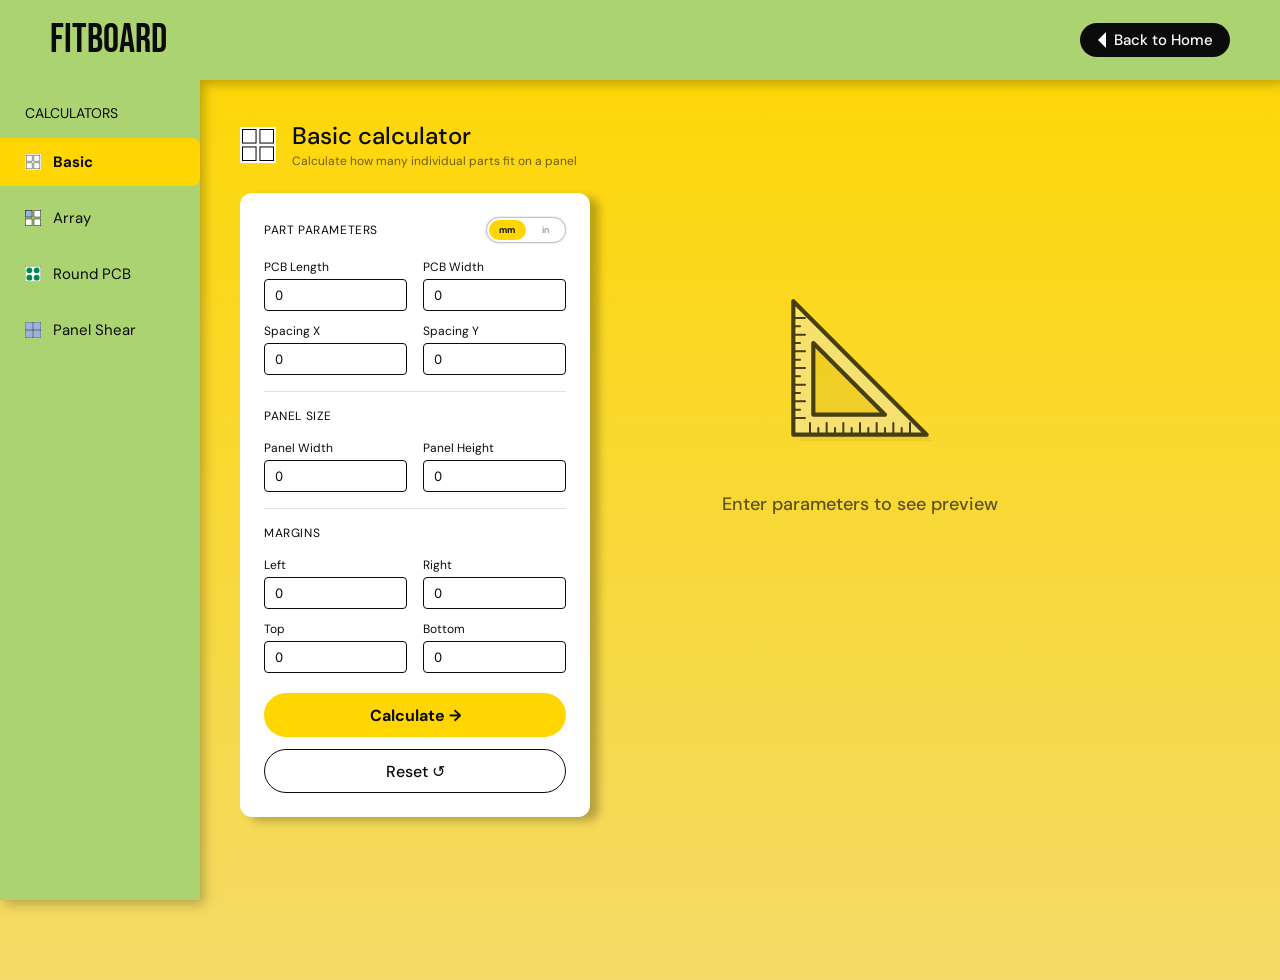
<file: basic.html>
<!DOCTYPE html>
<html lang="en">

<head>
  <meta charset="UTF-8">
  <meta name="viewport" content="width=device-width, initial-scale=1.0">
  <title>FITBOARD — Basic Calculator</title>

  <!-- Google Fonts -->
  <link rel="preconnect" href="https://fonts.googleapis.com">
  <link rel="preconnect" href="https://fonts.gstatic.com" crossorigin>
  <link
    href="https://fonts.googleapis.com/css2?family=Bebas+Neue&family=DM+Sans:wght@400;500;700&family=Inter:wght@400&display=swap"
    rel="stylesheet">

  <!-- Stylesheets -->
  <link rel="stylesheet" href="css/basic.css?v=1.0.8">
  <link rel="stylesheet" href="css/array.css?v=1.0.8">
</head>

<body>

  <!-- ═══ L-SHAPE NAV & SIDEBAR CONTAINER ═══ -->
  <div class="l-shape">
    <!-- ═══ NAVBAR ═══ -->
    <nav class="navbar" role="navigation" aria-label="Main navigation">
      <a href="index.html" class="nav-logo">FITBOARD</a>
      <a href="index.html" class="back-home-btn">
        <img src="Assets/Triangle.svg" class="back-arrow" alt=""> Back to Home
      </a>
    </nav>

    <!-- ═══ SIDEBAR ═══ -->
    <aside class="sidebar">
      <div class="sidebar-label">CALCULATORS</div>
      <nav class="sidebar-menu">
        <a href="basic.html" class="sidebar-item active" data-tab="basic">
          <img src="Assets/basic-icon.svg" class="sidebar-icon" alt="">
          <span>Basic</span>
        </a>
        <a href="array.html" class="sidebar-item" data-tab="array">
          <img src="Assets/array-icon.svg" class="sidebar-icon" alt="">
          <span>Array</span>
        </a>
        <a href="round-part.html" class="sidebar-item" data-tab="round-part">
          <img src="Assets/round-icon.svg" class="sidebar-icon" alt="">
          <span>Round PCB</span>
        </a>
        <a href="panel-shear.html" class="sidebar-item" data-tab="panel-shear">
          <img src="Assets/shear-icon.svg" class="sidebar-icon" alt="">
          <span>Panel Shear</span>
        </a>
      </nav>
    </aside>
  </div>

  <!-- ═══ MAIN CONTENT AREA ═══ -->
  <main class="main-content">

    <!-- ─── Basic Panel ─── -->
    <div id="panel-basic" class="calc-panel active show">
      <div class="calc-wrapper">
        <!-- Title Block -->
        <div class="calc-title-block">
          <img src="Assets/basic-icon.svg" class="calc-icon" alt="Basic Calculator Icon" style="view-transition-name: basic-icon;">
          <div class="calc-title-text">
            <h2 class="calc-title" style="view-transition-name: basic-title;">Basic calculator</h2>
            <p class="calc-subtitle">Calculate how many individual parts fit on a panel</p>
          </div>
        </div>

        <!-- Main Calculator Layout Row -->
        <div class="basic-main-row">

          <!-- Entry Form -->
          <div class="entry-tab" id="entry-tab">
            <!-- PART PARAMETERS -->
            <div class="section-header-row">
              <p class="section-label" style="margin-bottom: 0;">PART PARAMETERS</p>
              <div class="toggle-switch" id="basic-pcb-unit-toggle">
                <div class="toggle-slider"></div>
                <span class="toggle-label mm active">mm</span>
                <span class="toggle-label in">in</span>
              </div>
            </div>
            <div class="input-row">
              <div class="input-group">
                <label class="input-label" id="lbl-basic-part-width">PCB Length</label>
                <input type="number" class="input-field" id="part-width" value="0" min="0">
              </div>
              <div class="input-group">
                <label class="input-label" id="lbl-basic-part-height">PCB Width</label>
                <input type="number" class="input-field" id="part-height" value="0" min="0">
              </div>
            </div>
            <div class="input-row">
              <div class="input-group">
                <label class="input-label" id="lbl-basic-spacing-x">Spacing X</label>
                <input type="number" class="input-field" id="spacing-x" value="0" min="0">
              </div>
              <div class="input-group">
                <label class="input-label" id="lbl-basic-spacing-y">Spacing Y</label>
                <input type="number" class="input-field" id="spacing-y" value="0" min="0">
              </div>
            </div>

            <div class="section-divider"></div>

            <!-- PANEL SIZE -->
            <p class="section-label">PANEL SIZE</p>
            <div class="input-row">
              <div class="input-group">
                <label class="input-label" id="lbl-basic-panel-width">Panel Width</label>
                <input type="number" class="input-field" id="panel-width" value="0" min="0">
              </div>
              <div class="input-group">
                <label class="input-label" id="lbl-basic-panel-height">Panel Height</label>
                <input type="number" class="input-field" id="panel-height" value="0" min="0">
              </div>
            </div>

            <div class="section-divider"></div>

            <!-- MARGINS -->
            <p class="section-label">MARGINS</p>
            <div class="input-row">
              <div class="input-group">
                <label class="input-label" id="lbl-basic-margin-left">Left</label>
                <input type="number" class="input-field" id="margin-left" value="0" min="0">
              </div>
              <div class="input-group">
                <label class="input-label" id="lbl-basic-margin-right">Right</label>
                <input type="number" class="input-field" id="margin-right" value="0" min="0">
              </div>
            </div>
            <div class="input-row">
              <div class="input-group">
                <label class="input-label" id="lbl-basic-margin-top">Top</label>
                <input type="number" class="input-field" id="margin-top" value="0" min="0">
              </div>
              <div class="input-group">
                <label class="input-label" id="lbl-basic-margin-bottom">Bottom</label>
                <input type="number" class="input-field" id="margin-bottom" value="0" min="0">
              </div>
            </div>

            <!-- Buttons -->
            <button class="btn-calculate" id="btn-calculate" type="button">
              Calculate →
            </button>
            <button class="btn-reset" id="btn-reset" type="button">
              Reset ↺
            </button>
          </div>

          <!-- Preview Column -->
          <div class="preview-column">
            <!-- Placeholder -->
            <div class="preview-placeholder" id="preview-placeholder">
              <svg class="placeholder-svg" width="200" height="200" viewBox="0 0 120 120" fill="none" xmlns="http://www.w3.org/2000/svg">
                <!-- Outer shadow -->
                <path d="M 20 20 L 20 100 L 100 100 Z" fill="#0B0B0B" opacity="0.06" transform="translate(4, 4)"/>
                <!-- Set square body -->
                <path d="M 20 20 L 20 100 L 100 100 Z M 32 45 L 75 88 L 32 88 Z" fill="rgba(255, 255, 255, 0.45)" stroke="#0B0B0B" stroke-width="2.5" stroke-linejoin="round" fill-rule="evenodd"/>
                <!-- Left ruler ticks -->
                <path d="M 20 30 H 27 M 20 35 H 24 M 20 40 H 27 M 20 45 H 24 M 20 50 H 27 M 20 55 H 24 M 20 60 H 27 M 20 65 H 24 M 20 70 H 27 M 20 75 H 24 M 20 80 H 27 M 20 85 H 24 M 20 90 H 27" stroke="#0B0B0B" stroke-width="1.2" stroke-linecap="round"/>
                <!-- Bottom ruler ticks -->
                <path d="M 30 100 V 93 M 35 100 V 96 M 40 100 V 93 M 45 100 V 96 M 50 100 V 93 M 55 100 V 96 M 60 100 V 93 M 65 100 V 96 M 70 100 V 93 M 75 100 V 96 M 80 100 V 93 M 85 100 V 96 M 90 100 V 93" stroke="#0B0B0B" stroke-width="1.2" stroke-linecap="round"/>
              </svg>
              <p class="placeholder-text">Enter parameters to see preview</p>
            </div>

            <!-- Results Heading -->
            <p class="preview-heading" id="results-heading" style="display: none;">RESULT:</p>

            <!-- Results Cards Row -->
            <div class="results-row" id="results-row" style="display: none;">
              <div class="result-card">
                <span class="result-value" id="result-panel">12"×18"</span>
                <span class="result-label">Panel</span>
              </div>
              <div class="result-card">
                <span class="result-value" id="result-units">0</span>
                <span class="result-label">Units per panel</span>
              </div>
              <div class="result-card">
                <span class="result-value" id="result-util">0%</span>
                <span class="result-label">Utilization</span>
              </div>
            </div>

            <div class="preview-header-row" id="preview-heading" style="display: none;">
              <p class="preview-heading">PREVIEW:</p>
              <div class="export-container" id="export-container-basic">
                <button class="download-trigger-btn" id="download-trigger-basic" title="Export Options">
                  <svg width="13" height="11" viewBox="0 0 13 11" fill="none" xmlns="http://www.w3.org/2000/svg">
                    <path d="M0.5 6.5V9.5H12.5V6.5" stroke="currentColor" stroke-linecap="round"/>
                    <path d="M6.5 9.5V1.5" stroke="currentColor" stroke-linecap="round"/>
                    <path d="M3.5 4.5L6.5 1.5L9.5 4.5" stroke="currentColor" stroke-linecap="round"/>
                  </svg>
                </button>
                <div class="export-dropdown" id="export-dropdown-basic">
                  <button class="export-item" id="export-dxf-basic">
                    <img src="Assets/DXF ICON.svg" class="export-icon" alt="">
                    <span>DXF Export</span>
                  </button>
                  <button class="export-item" id="export-pdf-basic">
                    <img src="Assets/PDF ICON.svg" class="export-icon" alt="">
                    <span>PDF Export</span>
                  </button>
                  <button class="export-item" id="export-png-basic">
                    <img src="Assets/PNG ICON.svg" class="export-icon" alt="">
                    <span>PNG Export</span>
                  </button>
                </div>
              </div>
            </div>

            <!-- Preview Canvas Wrap -->
            <div class="preview-canvas-wrap" id="preview-canvas-wrap" style="display: none;">
              <canvas id="pcb-canvas" width="480" height="576"></canvas>
            </div>

            <!-- Breakdown Table -->
            <div class="breakdown-table">
              <p class="breakdown-label">Breakdown</p>
              <div class="breakdown-grid">
                <span class="bd-key">Part Size</span>
                <span class="bd-val" id="bd-part-size">0" × 0"</span>

                <span class="bd-key">Parts per panel</span>
                <span class="bd-val" id="bd-parts">0 × 0 (0 total)</span>

                <span class="bd-key">Utilization</span>
                <span class="bd-val" id="bd-util">0%</span>

                <span class="bd-key">Left Margin</span>
                <span class="bd-val" id="bd-left">0mm</span>

                <span class="bd-key">Right Margin</span>
                <span class="bd-val" id="bd-right">0mm</span>

                <span class="bd-key">Top Margin</span>
                <span class="bd-val" id="bd-top">0mm</span>

                <span class="bd-key">Bottom Margin</span>
                <span class="bd-val" id="bd-bottom">0mm</span>
              </div>
            </div>
          </div>

          <!-- Other Sizes Column -->
          <div class="other-sizes-column" id="other-sizes-column" style="display: none;">
            <p class="preview-heading">OTHER SIZES:</p>
            <div id="other-sizes-list" class="other-sizes-list"></div>
          </div>

        </div>
      </div>
    </div>

    <!-- ─── Array Panel ─── -->
    <div id="panel-array" class="calc-panel">
      <div class="calc-wrapper">
        <!-- Title Block -->
        <div class="calc-title-block">
          <img src="Assets/array-icon.svg" class="calc-icon" alt="Array Calculator Icon" style="view-transition-name: array-icon;">
          <div class="calc-title-text">
            <h2 class="calc-title" style="view-transition-name: array-title;">Array calculator</h2>
            <p class="calc-subtitle">Build your Array, then fit it on a panel</p>
          </div>
        </div>

        <!-- Main Calculator Layout Row -->
        <div class="basic-main-row">

          <!-- Entry Form -->
          <div class="entry-tab" id="array-entry-tab">
            <!-- PCB SIZE -->
            <div class="section-header-row">
              <p class="section-label" style="margin-bottom: 0;">PCB SIZE</p>
              <div class="toggle-switch" id="pcb-unit-toggle">
                <div class="toggle-slider"></div>
                <span class="toggle-label mm active">mm</span>
                <span class="toggle-label in">in</span>
              </div>
            </div>
            <div class="input-row">
              <div class="input-group">
                <label class="input-label" id="lbl-array-part-width">PCB Length</label>
                <input type="number" class="input-field" id="array-part-width" value="0" min="0">
              </div>
              <div class="input-group">
                <label class="input-label" id="lbl-array-part-height">PCB Width</label>
                <input type="number" class="input-field" id="array-part-height" value="0" min="0">
              </div>
            </div>

            <div class="section-divider"></div>

            <!-- ARRAY CONFIGURATION -->
            <p class="section-label">ARRAY CONFIGURATION</p>
            <div class="input-row">
              <div class="input-group">
                <label class="input-label">Rows</label>
                <div class="stepper-box">
                  <button type="button" class="stepper-btn" id="btn-rows-dec">−</button>
                  <input type="number" class="stepper-input" id="array-rows" value="1" min="1" readonly>
                  <button type="button" class="stepper-btn" id="btn-rows-inc">+</button>
                </div>
              </div>
              <div class="input-group">
                <label class="input-label">Columns</label>
                <div class="stepper-box">
                  <button type="button" class="stepper-btn" id="btn-cols-dec">−</button>
                  <input type="number" class="stepper-input" id="array-cols" value="1" min="1" readonly>
                  <button type="button" class="stepper-btn" id="btn-cols-inc">+</button>
                </div>
              </div>
            </div>
            <div class="input-row">
              <div class="input-group">
                <label class="input-label" id="lbl-array-spacing">Part-to-part</label>
                <input type="number" class="input-field" id="array-spacing" value="0" min="0">
              </div>
            </div>

            <div class="section-divider"></div>

            <!-- RAIL -->
            <p class="section-label">RAIL</p>
            <div class="input-row">
              <div class="input-group">
                <label class="input-label" id="lbl-array-rail-left">Rail Left</label>
                <input type="number" class="input-field" id="array-rail-left" value="0" min="0">
              </div>
              <div class="input-group">
                <label class="input-label" id="lbl-array-rail-right">Rail Right</label>
                <input type="number" class="input-field" id="array-rail-right" value="0" min="0">
              </div>
            </div>
            <div class="input-row">
              <div class="input-group">
                <label class="input-label" id="lbl-array-rail-top">Rail Top</label>
                <input type="number" class="input-field" id="array-rail-top" value="0" min="0">
              </div>
              <div class="input-group">
                <label class="input-label" id="lbl-array-rail-bottom">Rail Bottom</label>
                <input type="number" class="input-field" id="array-rail-bottom" value="0" min="0">
              </div>
            </div>

            <!-- Reset Button -->
            <button class="btn-reset" id="btn-array-reset" type="button" style="margin-top: 16px;">
              Reset ↺
            </button>
          </div>

          <!-- Preview Column (Middle) -->
          <div class="preview-column">
            <!-- Placeholder -->
            <div class="preview-placeholder" id="array-preview-placeholder">
              <svg class="placeholder-svg" width="200" height="200" viewBox="0 0 120 120" fill="none" xmlns="http://www.w3.org/2000/svg">
                <path d="M 20 20 L 20 100 L 100 100 Z" fill="#0B0B0B" opacity="0.06" transform="translate(4, 4)"/>
                <path d="M 20 20 L 20 100 L 100 100 Z M 32 45 L 75 88 L 32 88 Z" fill="rgba(255, 255, 255, 0.45)" stroke="#0B0B0B" stroke-width="2.5" stroke-linejoin="round" fill-rule="evenodd"/>
                <path d="M 20 30 H 27 M 20 35 H 24 M 20 40 H 27 M 20 45 H 24 M 20 50 H 27 M 20 55 H 24 M 20 60 H 27 M 20 65 H 24 M 20 70 H 27 M 20 75 H 24 M 20 80 H 27 M 20 85 H 24 M 20 90 H 27" stroke="#0B0B0B" stroke-width="1.2" stroke-linecap="round"/>
                <path d="M 30 100 V 93 M 35 100 V 96 M 40 100 V 93 M 45 100 V 96 M 50 100 V 93 M 55 100 V 96 M 60 100 V 93 M 65 100 V 96 M 70 100 V 93 M 75 100 V 96 M 80 100 V 93 M 85 100 V 96 M 90 100 V 93" stroke="#0B0B0B" stroke-width="1.2" stroke-linecap="round"/>
              </svg>
              <p class="placeholder-text">Enter parameters to see preview</p>
            </div>

            <div class="preview-header-row" id="array-preview-heading" style="display: none;">
              <p class="preview-heading">ARRAY PREVIEW:</p>
              <div class="export-container" id="export-container-array">
                <button class="download-trigger-btn" id="download-trigger-array" title="Export Options">
                  <svg width="13" height="11" viewBox="0 0 13 11" fill="none" xmlns="http://www.w3.org/2000/svg">
                    <path d="M0.5 6.5V9.5H12.5V6.5" stroke="currentColor" stroke-linecap="round"/>
                    <path d="M6.5 9.5V1.5" stroke="currentColor" stroke-linecap="round"/>
                    <path d="M3.5 4.5L6.5 1.5L9.5 4.5" stroke="currentColor" stroke-linecap="round"/>
                  </svg>
                </button>
                <div class="export-dropdown" id="export-dropdown-array">
                  <button class="export-item" id="export-dxf-array">
                    <img src="Assets/DXF ICON.svg" class="export-icon" alt="">
                    <span>DXF Export</span>
                  </button>
                  <button class="export-item" id="export-pdf-array">
                    <img src="Assets/PDF ICON.svg" class="export-icon" alt="">
                    <span>PDF Export</span>
                  </button>
                  <button class="export-item" id="export-png-array">
                    <img src="Assets/PNG ICON.svg" class="export-icon" alt="">
                    <span>PNG Export</span>
                  </button>
                </div>
              </div>
            </div>

            <!-- Preview Canvas Wrap -->
            <div class="preview-canvas-wrap" id="array-preview-canvas-wrap" style="display: none;">
              <canvas id="array-canvas" width="480" height="576"></canvas>
            </div>

            <!-- Result Bar below canvas -->
            <div class="array-result-bar" id="array-result-bar" style="display: none;">
              <div class="array-result-group">
                <div class="array-result-title">Array Size (Calculated)</div>
                <div class="array-result-value-wrapper">
                  <span class="array-size-val-num" id="array-size-val">0 x 0</span>
                  <span class="array-result-unit" id="array-result-unit">mm</span>
                </div>
              </div>
              <div class="array-result-group" style="align-items: flex-end;">
                <div class="array-result-title">Configuration</div>
                <div class="array-result-value" id="array-pcbs-val">1 x 1</div>
                <div class="array-result-title" id="array-pcbs-label">1 PCBs per Array</div>
              </div>
            </div>

            <!-- ─── CALCULATE PANEL FIT (Collapsible) ─── -->
            <div class="collapsible-card" id="calc-panel-card" style="display: none;">
              <button type="button" class="collapsible-header" id="btn-toggle-panel-fit">
                <div class="collapsible-header-left">
                  <span class="collapsible-plus-icon">+</span>
                  <div class="collapsible-header-text">
                    <span class="collapsible-title">Calculate panel fit</span>
                    <span class="collapsible-subtitle">How many Arrays fit on panel?</span>
                  </div>
                </div>
                <img src="Assets/Triangle.svg" class="collapsible-caret" alt="">
              </button>
              <div class="collapsible-content" id="panel-fit-content">
                
                <!-- PANEL SIZE -->
                <div class="section-header-row" style="margin-top: -4px;">
                  <p class="section-label" style="margin-bottom: 0;">PANEL SIZE</p>
                  <div class="toggle-switch unit-in" id="panel-unit-toggle">
                    <div class="toggle-slider"></div>
                    <span class="toggle-label mm">mm</span>
                    <span class="toggle-label in active">in</span>
                  </div>
                </div>
                <p class="section-desc">Array size is auto-filled. Enter your panel dimensions.</p>
                <div class="input-row" style="margin-top: -6px;">
                  <div class="input-group">
                    <label class="input-label" id="lbl-panel-width">Panel Length</label>
                    <input type="number" class="input-field" id="array-panel-width" value="0" min="0">
                  </div>
                  <div class="input-group">
                    <label class="input-label" id="lbl-panel-height">Panel Width</label>
                    <input type="number" class="input-field" id="array-panel-height" value="0" min="0">
                  </div>
                </div>

                <div class="input-row" style="margin-top: 6px;">
                  <div class="input-group">
                    <label class="input-label" id="lbl-array-to-array-spacing">Array to Array spacing</label>
                    <input type="number" class="input-field" id="array-to-array-spacing" value="0" min="0">
                  </div>
                </div>

                <div class="section-divider" style="margin-top: 2px; margin-bottom: 2px;"></div>

                <!-- MARGINS -->
                <p class="section-label" style="margin-top: -4px;">MARGINS</p>
                <div class="input-row" style="margin-top: -6px;">
                  <div class="input-group">
                    <label class="input-label" id="lbl-margin-left">Left</label>
                    <input type="number" class="input-field" id="array-margin-left" value="0" min="0">
                  </div>
                  <div class="input-group">
                    <label class="input-label" id="lbl-margin-right">Right</label>
                    <input type="number" class="input-field" id="array-margin-right" value="0" min="0">
                  </div>
                </div>
                <div class="input-row" style="margin-top: 6px;">
                  <div class="input-group">
                    <label class="input-label" id="lbl-margin-top">Top</label>
                    <input type="number" class="input-field" id="array-margin-top" value="0" min="0">
                  </div>
                  <div class="input-group">
                    <label class="input-label" id="lbl-margin-bottom">Bottom</label>
                    <input type="number" class="input-field" id="array-margin-bottom" value="0" min="0">
                  </div>
                </div>

                <div class="button-row" style="display: flex; gap: 16px; margin-top: 4px;">
                  <button class="btn-calculate" id="btn-panel-fit-calculate" type="button" style="flex: 1; margin-top: 0;">
                    Calculate →
                  </button>
                  <button class="btn-reset" id="btn-panel-fit-reset" type="button" style="flex: 1;">
                    Reset ↻
                  </button>
                </div>
              </div>
            </div>
          </div>

          <!-- Panel Preview Column (Right) -->
          <div class="panel-preview-column" id="array-panel-preview-column" style="display: none;">
            <div class="preview-header-row" style="width: 100%;">
              <p class="preview-heading">PANEL PREVIEW:</p>
              <div class="export-container" id="export-container-array-panel">
                <button class="download-trigger-btn" id="download-trigger-array-panel" title="Export Options">
                  <svg width="13" height="11" viewBox="0 0 13 11" fill="none" xmlns="http://www.w3.org/2000/svg">
                    <path d="M0.5 6.5V9.5H12.5V6.5" stroke="currentColor" stroke-linecap="round"/>
                    <path d="M6.5 9.5V1.5" stroke="currentColor" stroke-linecap="round"/>
                    <path d="M3.5 4.5L6.5 1.5L9.5 4.5" stroke="currentColor" stroke-linecap="round"/>
                  </svg>
                </button>
                <div class="export-dropdown" id="export-dropdown-array-panel">
                  <button class="export-item" id="export-dxf-array-panel">
                    <img src="Assets/DXF ICON.svg" class="export-icon" alt="">
                    <span>DXF Export</span>
                  </button>
                  <button class="export-item" id="export-pdf-array-panel">
                    <img src="Assets/PDF ICON.svg" class="export-icon" alt="">
                    <span>PDF Export</span>
                  </button>
                  <button class="export-item" id="export-png-array-panel">
                    <img src="Assets/PNG ICON.svg" class="export-icon" alt="">
                    <span>PNG Export</span>
                  </button>
                </div>
              </div>
            </div>

            <!-- Panel Canvas Wrap -->
            <div class="preview-canvas-wrap" id="array-panel-canvas-wrap">
              <canvas id="array-panel-canvas" width="480" height="576"></canvas>
            </div>

            <!-- Results Heading -->
            <p class="preview-heading" id="array-results-heading" style="margin-top: 20px; margin-bottom: 8px;">RESULT:</p>

            <!-- Results Cards Row -->
            <div class="results-row" id="array-results-row">
              <div class="result-card">
                <span class="result-value" id="array-result-panel-size">0"×0"</span>
                <span class="result-label">Panel</span>
              </div>
              <div class="result-card">
                <span class="result-value" id="array-result-units">0</span>
                <span class="result-label">Arrays per panel</span>
              </div>
              <div class="result-card">
                <span class="result-value" id="array-result-util">0%</span>
                <span class="result-label">Utilization</span>
              </div>
            </div>

            <!-- Breakdown Table -->
            <div class="breakdown-table" id="array-breakdown-table">
              <p class="breakdown-label">Breakdown</p>
              <div class="breakdown-grid">
                <span class="bd-key">Array size</span>
                <span class="bd-val" id="array-bd-array-size">0" × 0"</span>

                <span class="bd-key">No.of Arrays</span>
                <span class="bd-val" id="array-bd-arrays">0 × 0 (0 total)</span>

                <span class="bd-key">Utilization</span>
                <span class="bd-val" id="array-bd-util">0%</span>

                <span class="bd-key">Left margin</span>
                <span class="bd-val" id="array-bd-left">0mm</span>

                <span class="bd-key">Right margin</span>
                <span class="bd-val" id="array-bd-right">0mm</span>

                <span class="bd-key">Top margin</span>
                <span class="bd-val" id="array-bd-top">0mm</span>

                <span class="bd-key">Bottom margin</span>
                <span class="bd-val" id="array-bd-bottom">0mm</span>
              </div>
            </div>
          </div>


        </div>
      </div>
    </div>

    <!-- ─── Round Part Panel ─── -->
    <div id="panel-round-part" class="calc-panel">
      <div class="calc-wrapper">
        <!-- Title Block -->
        <div class="calc-title-block">
          <img src="Assets/round-icon.svg" class="calc-icon" alt="Round PCB Icon" style="view-transition-name: round-icon;">
          <div class="calc-title-text">
            <h2 class="calc-title" style="view-transition-name: round-title;">Round PCB</h2>
            <p class="calc-subtitle">Calculate nested patterns for circular board pcbs</p>
          </div>
        </div>

        <!-- Main Calculator Layout Row -->
        <div class="basic-main-row">

          <!-- Entry Form -->
          <div class="entry-tab" id="round-entry-tab">
            <!-- PART PARAMETERS -->
            <div class="section-header-row">
              <p class="section-label" style="margin-bottom: 0;">PART PARAMETERS</p>
              <div class="toggle-switch" id="round-pcb-unit-toggle">
                <div class="toggle-slider"></div>
                <span class="toggle-label mm active">mm</span>
                <span class="toggle-label in">in</span>
              </div>
            </div>
            <div class="input-row">
              <div class="input-group">
                <label class="input-label" id="lbl-round-diameter">PCB Diameter</label>
                <input type="number" class="input-field" id="round-diameter" value="0" min="0">
              </div>
              <div class="input-group">
                <label class="input-label" id="lbl-round-spacing">Part to part</label>
                <input type="number" class="input-field" id="round-spacing" value="0" min="0">
              </div>
            </div>

            <!-- NESTING PATTERN -->
            <p class="section-label" style="margin-top: 12px;">NESTING PATTERN</p>
            <div class="nesting-pattern-row input-row" style="align-items: center;">
              <!-- Toggle Pill Selector -->
              <div class="toggle-switch nesting-toggle pattern-auto" id="round-nesting-toggle">
                <div class="nesting-slider"></div>
                <span class="toggle-label nesting-option active" data-pattern="auto">Auto</span>
                <span class="toggle-label nesting-option" data-pattern="hex">Hex</span>
                <span class="toggle-label nesting-option" data-pattern="grid">Grid</span>
              </div>
              <!-- Mini Icon Set -->
              <div class="nesting-icons">
                <div class="nesting-icon-box active" id="nesting-icon-auto" title="Auto Nesting">
                  <img src="Assets/AUTO ICON.svg" alt="Auto Icon" style="width: 18px; height: 18px; display: block;">
                </div>
                <div class="nesting-icon-box" id="nesting-icon-hex" title="Hexagonal Nesting">
                  <img src="Assets/Hex icon.svg" alt="Hex Icon" style="width: 18px; height: 18px; display: block;">
                </div>
                <div class="nesting-icon-box" id="nesting-icon-grid" title="Grid Nesting">
                  <img src="Assets/Grid Icon.svg" alt="Grid Icon" style="width: 18px; height: 18px; display: block;">
                </div>
              </div>
            </div>

            <div class="section-divider"></div>

            <!-- PANEL SIZE -->
            <p class="section-label">PANEL SIZE</p>
            <div class="input-row">
              <div class="input-group">
                <label class="input-label" id="lbl-round-panel-width">Panel Width</label>
                <input type="number" class="input-field" id="round-panel-width" value="0" min="0">
              </div>
              <div class="input-group">
                <label class="input-label" id="lbl-round-panel-height">Panel Height</label>
                <input type="number" class="input-field" id="round-panel-height" value="0" min="0">
              </div>
            </div>

            <div class="section-divider"></div>

            <!-- MARGINS -->
            <p class="section-label">MARGINS</p>
            <div class="input-row">
              <div class="input-group">
                <label class="input-label" id="lbl-round-margin-left">Left</label>
                <input type="number" class="input-field" id="round-margin-left" value="0" min="0">
              </div>
              <div class="input-group">
                <label class="input-label" id="lbl-round-margin-right">Right</label>
                <input type="number" class="input-field" id="round-margin-right" value="0" min="0">
              </div>
            </div>
            <div class="input-row">
              <div class="input-group">
                <label class="input-label" id="lbl-round-margin-top">Top</label>
                <input type="number" class="input-field" id="round-margin-top" value="0" min="0">
              </div>
              <div class="input-group">
                <label class="input-label" id="lbl-round-margin-bottom">Bottom</label>
                <input type="number" class="input-field" id="round-margin-bottom" value="0" min="0">
              </div>
            </div>

            <!-- Buttons -->
            <button class="btn-calculate" id="btn-round-calculate" type="button">
              Calculate →
            </button>
            <button class="btn-reset" id="btn-round-reset" type="button">
              Reset ↺
            </button>
          </div>

          <!-- Preview Column -->
          <div class="preview-column">
            <!-- Placeholder -->
            <div class="preview-placeholder" id="round-preview-placeholder">
              <svg class="placeholder-svg" width="200" height="200" viewBox="0 0 120 120" fill="none" xmlns="http://www.w3.org/2000/svg">
                <!-- Outer shadow -->
                <path d="M 20 20 L 20 100 L 100 100 Z" fill="#0B0B0B" opacity="0.06" transform="translate(4, 4)"/>
                <!-- Set square body -->
                <path d="M 20 20 L 20 100 L 100 100 Z M 32 45 L 75 88 L 32 88 Z" fill="rgba(255, 255, 255, 0.45)" stroke="#0B0B0B" stroke-width="2.5" stroke-linejoin="round" fill-rule="evenodd"/>
                <!-- Left ruler ticks -->
                <path d="M 20 30 H 27 M 20 35 H 24 M 20 40 H 27 M 20 45 H 24 M 20 50 H 27 M 20 55 H 24 M 20 60 H 27 M 20 65 H 24 M 20 70 H 27 M 20 75 H 24 M 20 80 H 27 M 20 85 H 24 M 20 90 H 27" stroke="#0B0B0B" stroke-width="1.2" stroke-linecap="round"/>
                <!-- Bottom ruler ticks -->
                <path d="M 30 100 V 93 M 35 100 V 96 M 40 100 V 93 M 45 100 V 96 M 50 100 V 93 M 55 100 V 96 M 60 100 V 93 M 65 100 V 96 M 70 100 V 93 M 75 100 V 96 M 80 100 V 93 M 85 100 V 96 M 90 100 V 93" stroke="#0B0B0B" stroke-width="1.2" stroke-linecap="round"/>
              </svg>
              <p class="placeholder-text">Enter parameters to see preview</p>
            </div>

            <!-- Results Heading -->
            <p class="preview-heading" id="round-results-heading" style="display: none;">RESULT:</p>

            <!-- Results Cards Row -->
            <div class="results-row" id="round-results-row" style="display: none;">
              <div class="result-card">
                <span class="result-value" id="round-result-panel">12"×18"</span>
                <span class="result-label">Panel</span>
              </div>
              <div class="result-card">
                <span class="result-value" id="round-result-units">0</span>
                <span class="result-label">Units per panel</span>
              </div>
              <div class="result-card">
                <span class="result-value" id="round-result-util">0%</span>
                <span class="result-label">Utilization</span>
              </div>
            </div>

            <div class="preview-header-row" id="round-preview-heading" style="display: none;">
              <p class="preview-heading">PREVIEW:</p>
              <div class="export-container" id="export-container-round">
                <button class="download-trigger-btn" id="download-trigger-round" title="Export Options">
                  <svg width="13" height="11" viewBox="0 0 13 11" fill="none" xmlns="http://www.w3.org/2000/svg">
                    <path d="M0.5 6.5V9.5H12.5V6.5" stroke="currentColor" stroke-linecap="round"/>
                    <path d="M6.5 9.5V1.5" stroke="currentColor" stroke-linecap="round"/>
                    <path d="M3.5 4.5L6.5 1.5L9.5 4.5" stroke="currentColor" stroke-linecap="round"/>
                  </svg>
                </button>
                <div class="export-dropdown" id="export-dropdown-round">
                  <button class="export-item" id="export-dxf-round">
                    <img src="Assets/DXF ICON.svg" class="export-icon" alt="">
                    <span>DXF Export</span>
                  </button>
                  <button class="export-item" id="export-pdf-round">
                    <img src="Assets/PDF ICON.svg" class="export-icon" alt="">
                    <span>PDF Export</span>
                  </button>
                  <button class="export-item" id="export-png-round">
                    <img src="Assets/PNG ICON.svg" class="export-icon" alt="">
                    <span>PNG Export</span>
                  </button>
                </div>
              </div>
            </div>

            <!-- Preview Canvas Wrap -->
            <div class="preview-canvas-wrap" id="round-preview-canvas-wrap" style="display: none;">
              <canvas id="round-pcb-canvas" width="480" height="576"></canvas>
            </div>

            <!-- Breakdown Table -->
            <div class="breakdown-table" id="round-breakdown-table">
              <p class="breakdown-label">Breakdown</p>
              <div class="breakdown-grid">
                <span class="bd-key">Part size</span>
                <span class="bd-val" id="round-bd-part-size">Ø 0"</span>

                <span class="bd-key">Parts</span>
                <span class="bd-val" id="round-bd-parts">0 (0 total)</span>

                <span class="bd-key">Utilization</span>
                <span class="bd-val" id="round-bd-util">0%</span>

                <span class="bd-key">Left margin</span>
                <span class="bd-val" id="round-bd-left">0mm</span>

                <span class="bd-key">Right margin</span>
                <span class="bd-val" id="round-bd-right">0mm</span>

                <span class="bd-key">Top margin</span>
                <span class="bd-val" id="round-bd-top">0mm</span>

                <span class="bd-key">Bottom margin</span>
                <span class="bd-val" id="round-bd-bottom">0mm</span>
              </div>
            </div>
          </div>

          <!-- Other Sizes Column -->
          <div class="other-sizes-column" id="round-other-sizes-column" style="display: none;">
            <p class="preview-heading">OTHER SIZES:</p>
            <div id="round-other-sizes-list" class="other-sizes-list"></div>
          </div>

        </div>
      </div>
    </div>

    <div id="panel-panel-shear" class="calc-panel">
      <div class="calc-wrapper">
        <!-- Title Block -->
        <div class="calc-title-block">
          <img src="Assets/shear-icon.svg" class="calc-icon" alt="Shear Icon" style="view-transition-name: shear-icon;">
          <div class="calc-title-text">
            <h2 class="calc-title" style="view-transition-name: shear-title;">Panel Shear calculator</h2>
            <p class="calc-subtitle">Cut production panels from a bigger sheet</p>
          </div>
        </div>

        <!-- Main Calculator Layout Row -->
        <div class="basic-main-row">

          <!-- Entry Form -->
          <div class="entry-tab" id="shear-entry-tab">
            <!-- MATERIAL -->
            <div class="section-header-row" style="position: relative; justify-content: center; min-height: 34px; margin-bottom: 12px;">
              <p class="section-label" style="position: absolute; left: 0; margin-bottom: 0; margin-top: 0; line-height: 34px;">MATERIAL</p>
              <div class="toggle-switch material-toggle" id="shear-material-toggle">
                <div class="toggle-slider"></div>
                <span class="toggle-label active" data-material="rigid">Rigid</span>
                <span class="toggle-label" data-material="flex">Flex</span>
              </div>
            </div>

            <!-- RAW SHEET SIZE -->
            <div class="section-header-row">
              <p class="section-label" style="margin-bottom: 0;">RAW SHEET SIZE</p>
              <div class="toggle-switch shear-unit-toggle unit-in" id="shear-unit-toggle">
                <div class="toggle-slider"></div>
                <span class="toggle-label mm">mm</span>
                <span class="toggle-label in active">in</span>
              </div>
            </div>
            <div class="input-row">
              <div class="input-group">
                <label class="input-label" id="lbl-shear-sheet-width">Length</label>
                <input type="number" class="input-field" id="shear-sheet-width" value="0" min="0">
              </div>
              <div class="input-group">
                <label class="input-label" id="lbl-shear-sheet-height">Width</label>
                <input type="number" class="input-field" id="shear-sheet-height" value="0" min="0">
              </div>
            </div>

            <!-- GRAIN DIRECTION (Flex only) -->
            <div id="shear-grain-section" style="display: none; margin-top: 12px;">
              <p class="section-label" style="margin-bottom: 8px;">GRAIN DIRECTION</p>
              <div class="input-row" style="margin-bottom: 12px;">
                <button type="button" class="grain-btn active" id="btn-grain-length">
                  Along Length &rarr;
                </button>
                <button type="button" class="grain-btn" id="btn-grain-width">
                  Along Width &uarr;
                </button>
              </div>
            </div>

            <div class="section-divider"></div>

            <!-- PRODUCTION PANEL SIZE -->
            <p class="section-label">PRODUCTION PANEL SIZE</p>
            <div class="input-row">
              <div class="input-group">
                <label class="input-label" id="lbl-shear-panel-width">Panel Length</label>
                <input type="number" class="input-field" id="shear-panel-width" value="0" min="0">
              </div>
              <div class="input-group">
                <label class="input-label" id="lbl-shear-panel-height">Panel Width</label>
                <input type="number" class="input-field" id="shear-panel-height" value="0" min="0">
              </div>
            </div>
             <!-- Buttons -->
            <button class="btn-calculate" id="btn-shear-calculate" type="button" style="font-family: 'DM Sans', sans-serif; font-size: 16px; font-weight: 700; display: flex; align-items: center; justify-content: center; gap: 4px;">
              Cut
              <img src="Assets/Cut icon (1).svg" alt="Cut Icon" style="width: 26px; height: 13px; display: inline-block;">
            </button>
            <button class="btn-reset" id="btn-shear-reset" type="button">
              Reset ↺
            </button>
          </div>

          <!-- Preview Column -->
          <div class="preview-column">
            <!-- Placeholder -->
            <div class="preview-placeholder" id="shear-preview-placeholder">
              <svg class="placeholder-svg" width="200" height="200" viewBox="0 0 120 120" fill="none" xmlns="http://www.w3.org/2000/svg">
                <!-- Outer shadow -->
                <path d="M 20 20 L 20 100 L 100 100 Z" fill="#0B0B0B" opacity="0.06" transform="translate(4, 4)"/>
                <!-- Set square body -->
                <path d="M 20 20 L 20 100 L 100 100 Z M 32 45 L 75 88 L 32 88 Z" fill="rgba(255, 255, 255, 0.45)" stroke="#0B0B0B" stroke-width="2.5" stroke-linejoin="round" fill-rule="evenodd"/>
                <!-- Left ruler ticks -->
                <path d="M 20 30 H 27 M 20 35 H 24 M 20 40 H 27 M 20 45 H 24 M 20 50 H 27 M 20 55 H 24 M 20 60 H 27 M 20 65 H 24 M 20 70 H 27 M 20 75 H 24 M 20 80 H 27 M 20 85 H 24 M 20 90 H 27" stroke="#0B0B0B" stroke-width="1.2" stroke-linecap="round"/>
                <!-- Bottom ruler ticks -->
                <path d="M 30 100 V 93 M 35 100 V 96 M 40 100 V 93 M 45 100 V 96 M 50 100 V 93 M 55 100 V 96 M 60 100 V 93 M 65 100 V 96 M 70 100 V 93 M 75 100 V 96 M 80 100 V 93 M 85 100 V 96 M 90 100 V 93" stroke="#0B0B0B" stroke-width="1.2" stroke-linecap="round"/>
              </svg>
              <p class="placeholder-text">Enter parameters to see preview</p>
            </div>

            <div class="preview-header-row" id="shear-preview-heading" style="display: none;">
              <p class="preview-heading">PREVIEW:</p>
            </div>

            <!-- Preview Canvas Wrap -->
            <div class="preview-canvas-wrap" id="shear-preview-canvas-wrap" style="display: none;">
              <canvas id="shear-canvas" width="480" height="576"></canvas>
            </div>
          </div>

          <!-- Result & Breakdown Column -->
          <div class="preview-column" id="shear-result-column" style="display: none; min-width: 380px;">
            <!-- Results Heading -->
            <p class="preview-heading" id="shear-results-heading">RESULT:</p>

            <!-- Results Cards Row -->
            <div class="results-row" id="shear-results-row">
              <div class="result-card">
                <span class="result-value" id="shear-result-panel">12"×18"</span>
                <span class="result-label">Production Panel</span>
              </div>
              <div class="result-card">
                <span class="result-value" id="shear-result-units">0</span>
                <span class="result-label">Panels per sheet</span>
              </div>
              <div class="result-card">
                <span class="result-value" id="shear-result-util">0%</span>
                <span class="result-label">Scrap</span>
              </div>
            </div>

            <!-- Breakdown Table -->
            <div class="breakdown-table" id="shear-breakdown-table" style="display: block;">
              <p class="breakdown-label">Breakdown</p>
              <div class="breakdown-grid">
                <span class="bd-key">Sheet size</span>
                <span class="bd-val" id="shear-bd-sheet-size">0" × 0"</span>

                <span class="bd-key">Panels per sheet</span>
                <span class="bd-val" id="shear-bd-panels">0 × 0 (0 total)</span>

                <span class="bd-key">Utilization %</span>
                <span class="bd-val" id="shear-bd-util">0%</span>

                <span class="bd-key">Scrap %</span>
                <span class="bd-val" id="shear-bd-scrap">0%</span>

                <span class="bd-key">Total cuts</span>
                <span class="bd-val" id="shear-bd-total-cuts">0 No's</span>

                <span class="bd-key">Vertical cuts</span>
                <span class="bd-val" id="shear-bd-vertical-cuts">0 No's</span>

                <span class="bd-key">Horizontal cuts</span>
                <span class="bd-val" id="shear-bd-horizontal-cuts">0 No's</span>
              </div>
            </div>
          </div>

        </div>
      </div>
    </div>

  </main>

  <script>
// ─── TAB SWITCHING LOGIC ───
document.addEventListener('DOMContentLoaded', () => {
  const sidebarItems = document.querySelectorAll('.sidebar-item');
  const panels = document.querySelectorAll('.calc-panel');

  function switchTab(tabId) {
    sidebarItems.forEach(i => {
      if (i.getAttribute('data-tab') === tabId) {
        i.classList.add('active');
      } else {
        i.classList.remove('active');
      }
    });

    panels.forEach(panel => {
      if (panel.id === `panel-${tabId}`) {
        panel.classList.add('active');
        panel.offsetHeight; // trigger reflow
        panel.classList.add('show');
      } else {
        panel.classList.remove('show');
        setTimeout(() => {
          if (!panel.classList.contains('show')) {
            panel.classList.remove('active');
          }
        }, 250);
      }
    });

    setTimeout(() => {
      if (typeof drawPreview === 'function') drawPreview(typeof isCalculated !== 'undefined' ? isCalculated : false);
      if (typeof drawArrayPreview === 'function') drawArrayPreview();
      if (typeof drawRoundPreview === 'function') drawRoundPreview(typeof roundIsCalculated !== 'undefined' ? roundIsCalculated : false);
      if (typeof drawShearPreview === 'function') drawShearPreview(typeof shearIsCalculated !== 'undefined' ? shearIsCalculated : false);
    }, 10);
  }

  sidebarItems.forEach(item => {
    item.addEventListener('click', (e) => {
      const href = item.getAttribute('href');
      const validPages = ['basic.html', 'array.html', 'round-part.html', 'panel-shear.html'];
      if (href && (validPages.includes(href) || href.startsWith('#'))) {
        e.preventDefault();
        const targetTab = item.getAttribute('data-tab');
        try {
          history.pushState(null, '', href);
        } catch (err) {
          window.location.hash = targetTab;
        }
        switchTab(targetTab);
      }
    });
  });

  const hash = window.location.hash.substring(1);
  const validTabs = ['basic', 'array', 'round-part', 'panel-shear'];
  if (hash && validTabs.includes(hash)) {
    switchTab(hash);
  } else {
    const path = window.location.pathname;
    const page = path.split('/').pop() || 'basic.html';
    let targetTab = 'basic';
    if (page === 'array.html') targetTab = 'array';
    else if (page === 'round-part.html') targetTab = 'round-part';
    else if (page === 'panel-shear.html') targetTab = 'panel-shear';
    switchTab(targetTab);
  }

  window.addEventListener('hashchange', () => {
    const currentHash = window.location.hash.substring(1);
    if (currentHash && validTabs.includes(currentHash)) {
      switchTab(currentHash);
    }
  });

  window.addEventListener('popstate', () => {
    const path = window.location.pathname;
    const page = path.split('/').pop() || 'basic.html';
    let targetTab = 'basic';
    if (page === 'array.html') targetTab = 'array';
    else if (page === 'round-part.html') targetTab = 'round-part';
    else if (page === 'panel-shear.html') targetTab = 'panel-shear';
    switchTab(targetTab);
  });
});

// ─── CANVAS PREVIEW & CALCULATION LOGIC ───
document.addEventListener('DOMContentLoaded', () => {
  const canvas = document.getElementById('pcb-canvas');
  const ctx = canvas ? canvas.getContext('2d') : null;

  const MM_PER_INCH = 25.4;
  const CANVAS_W = 480;
  const CANVAS_H = 576;
  const PADDING = 48;

  const OTHER_SIZES = [
    { w: 12, h: 18 },
    { w: 18, h: 16 },
    { w: 18, h: 24 },
    { w: 21, h: 24 }
  ];

  // Adjust for retina high-DPI displays
  if (canvas && ctx) {
    const dpr = window.devicePixelRatio || 1;
    canvas.width = CANVAS_W * dpr;
    canvas.height = CANVAS_H * dpr;
    ctx.scale(dpr, dpr);
  }

  // --- BASIC CALCULATOR UNIT STATE & TOGGLE SWITCH LOGIC ---
  let basicUnit = 'mm'; // 'mm' or 'in'
  let isCalculated = false;

  // Preload sai watermark signature image
  const saiWatermarkImg = new Image();
  saiWatermarkImg.crossOrigin = 'anonymous';
  saiWatermarkImg.src = 'Assets/sai watermark.png';
  let saiWatermarkLoaded = false;
  saiWatermarkImg.onload = () => {
    saiWatermarkLoaded = true;
    if (typeof drawPreview === 'function') drawPreview(isCalculated);
    if (typeof drawArrayPreview === 'function') drawArrayPreview();
    if (typeof drawRoundPreview === 'function') drawRoundPreview(typeof roundIsCalculated !== 'undefined' ? roundIsCalculated : true);
    if (typeof drawShearPreview === 'function') drawShearPreview(typeof shearIsCalculated !== 'undefined' ? shearIsCalculated : true);
  };
  saiWatermarkImg.onerror = () => {
    saiWatermarkLoaded = false;
  };

  function drawSaiWatermark(ctx, x, y, w, h) {
    if (!saiWatermarkLoaded || !saiWatermarkImg.complete || saiWatermarkImg.naturalWidth === 0) return;
    ctx.save();
    ctx.globalAlpha = 0.18; // small, not easily visible
    const aspect = saiWatermarkImg.naturalHeight / saiWatermarkImg.naturalWidth || 0.4;
    const wmWidth = Math.min(w * 0.15, 35) * 0.5; // max 17.5px, or 7.5% of panel width
    const wmHeight = wmWidth * aspect;
    const padding = 6;
    const wmX = x + w - wmWidth - padding;
    const wmY = y + h - wmHeight - padding;
    ctx.drawImage(saiWatermarkImg, wmX, wmY, wmWidth, wmHeight);
    ctx.restore();
  }

  function convertBasicValue(val, fromUnit, toUnit) {
    if (isNaN(val) || val <= 0) return 0;
    if (fromUnit === toUnit) return val;
    if (fromUnit === 'mm' && toUnit === 'in') {
      const res = val / MM_PER_INCH;
      return parseFloat(res.toFixed(4));
    }
    if (fromUnit === 'in' && toUnit === 'mm') {
      const res = val * MM_PER_INCH;
      return parseFloat(res.toFixed(4));
    }
    return val;
  }

  function setBasicUnit(newUnit) {
    if (basicUnit === newUnit) return;
    const toggle = document.getElementById('basic-pcb-unit-toggle');
    
    // Convert values for all 10 inputs
    const fields = [
      'part-width', 'part-height', 'spacing-x', 'spacing-y',
      'panel-width', 'panel-height',
      'margin-left', 'margin-right', 'margin-top', 'margin-bottom'
    ];
    fields.forEach(id => {
      const el = document.getElementById(id);
      if (el) {
        const currentVal = parseFloat(el.value) || 0;
        if (currentVal > 0) {
          el.value = convertBasicValue(currentVal, basicUnit, newUnit);
        }
      }
    });

    basicUnit = newUnit;
    if (toggle) {
      if (basicUnit === 'in') {
        toggle.classList.add('unit-in');
        toggle.querySelector('.mm').classList.remove('active');
        toggle.querySelector('.in').classList.add('active');
      } else {
        toggle.classList.remove('unit-in');
        toggle.querySelector('.mm').classList.add('active');
        toggle.querySelector('.in').classList.remove('active');
      }
    }
    drawPreview(isCalculated);
  }

  function setupBasicUnitToggle() {
    const toggle = document.getElementById('basic-pcb-unit-toggle');
    if (!toggle) return;

    const mmSpan = toggle.querySelector('.mm');
    const inSpan = toggle.querySelector('.in');

    if (mmSpan) {
      mmSpan.addEventListener('click', (e) => {
        e.stopPropagation();
        setBasicUnit('mm');
      });
    }
    if (inSpan) {
      inSpan.addEventListener('click', (e) => {
        e.stopPropagation();
        setBasicUnit('in');
      });
    }
    toggle.addEventListener('click', () => {
      setBasicUnit(basicUnit === 'mm' ? 'in' : 'mm');
    });
  }

  // Initialize basic unit toggle
  setupBasicUnitToggle();

  function val(id) {
    const el = document.getElementById(id);
    return el ? (parseFloat(el.value) || 0) : 0;
  }

  function getInputs() {
    const pcbScale = basicUnit === 'in' ? MM_PER_INCH : 1;
    const panelScale = basicUnit === 'mm' ? (1 / MM_PER_INCH) : 1;
    return {
      partW: val('part-width') * pcbScale,
      partH: val('part-height') * pcbScale,
      spacingX: val('spacing-x') * pcbScale,
      spacingY: val('spacing-y') * pcbScale,
      panelW: val('panel-width') * panelScale,
      panelH: val('panel-height') * panelScale,
      mLeft: val('margin-left') * panelScale,
      mRight: val('margin-right') * panelScale,
      mTop: val('margin-top') * panelScale,
      mBottom: val('margin-bottom') * panelScale
    };
  }

  function calcFit(panelW, panelH, inp) {
    if (inp.partW <= 0 || inp.partH <= 0) return { cols: 0, rows: 0, total: 0, util: 0, rotated: false };

    const MM_PER_INCH = 25.4;
    const SQ_MM_PER_SQ_IN = 645.16;

    // Usable area in inches
    const usableW = panelW - (inp.mLeft + inp.mRight);
    const usableH = panelH - (inp.mTop  + inp.mBottom);
    if (usableW <= 0 || usableH <= 0) return { cols: 0, rows: 0, total: 0, util: 0, rotated: false };

    // Convert part dims and spacing to inches
    const partWin    = inp.partW    / MM_PER_INCH;
    const partHin    = inp.partH    / MM_PER_INCH;
    const spacingXin = inp.spacingX / MM_PER_INCH;
    const spacingYin = inp.spacingY / MM_PER_INCH;
    const sp = spacingXin;

    // Try orientation A
    const colsA = Math.floor((usableW + sp) / (partWin + sp));
    const rowsA = Math.floor((usableH + sp) / (partHin + sp));
    const totalA = colsA * rowsA;

    // Try orientation B
    const colsB = Math.floor((usableW + sp) / (partHin + sp));
    const rowsB = Math.floor((usableH + sp) / (partWin + sp));
    const totalB = colsB * rowsB;

    let cols, rows, total;
    if (totalA >= totalB) {
      cols = colsA; rows = rowsA; total = totalA;
    } else {
      cols = colsB; rows = rowsB; total = totalB;
    }

    if (total <= 0) return { cols: 0, rows: 0, total: 0, util: 0, rotated: false };

    const usedMM2  = inp.partW * inp.partH * total;
    const panelMM2 = panelW * panelH * SQ_MM_PER_SQ_IN;
    const util = (usedMM2 / panelMM2) * 100;

    return { cols, rows, total, util, rotated: totalB > totalA };
  }

  function drawMiniPanel(miniCanvas, panelW, panelH, inp) {
    const mCtx = miniCanvas.getContext('2d');
    const dpr = window.devicePixelRatio || 1;
    const w = miniCanvas.width / dpr;
    const h = miniCanvas.height / dpr;
    mCtx.clearRect(0, 0, miniCanvas.width, miniCanvas.height);

    mCtx.save();
    mCtx.scale(dpr, dpr);

    if (panelW <= 0 || panelH <= 0) {
      mCtx.restore();
      return;
    }

    const miniPadding = 6;
    const scaleX = (w - miniPadding * 2) / panelW;
    const scaleY = (h - miniPadding * 2) / panelH;
    const scale = Math.min(scaleX, scaleY);

    const pxW = panelW * scale;
    const pxH = panelH * scale;
    const originX = (w - pxW) / 2;
    const originY = (h - pxH) / 2;

    mCtx.fillStyle = '#C1D99E';
    mCtx.fillRect(originX, originY, pxW, pxH);
    mCtx.strokeStyle = '#006536';
    mCtx.lineWidth = 1;
    mCtx.strokeRect(originX, originY, pxW, pxH);

    const mLpx = inp.mLeft * scale;
    const mRpx = inp.mRight * scale;
    const mTpx = inp.mTop * scale;
    const mBpx = inp.mBottom * scale;

    mCtx.fillStyle = '#006536';
    if (mLpx > 0) mCtx.fillRect(originX, originY, mLpx, pxH);
    if (mRpx > 0) mCtx.fillRect(originX + pxW - mRpx, originY, mRpx, pxH);
    if (mTpx > 0) mCtx.fillRect(originX, originY, pxW, mTpx);
    if (mBpx > 0) mCtx.fillRect(originX, originY + pxH - mBpx, pxW, mBpx);

    const usableX = originX + mLpx;
    const usableY = originY + mTpx;
    const usableW = pxW - mLpx - mRpx;
    const usableH = pxH - mTpx - mBpx;

    if (usableW <= 0 || usableH <= 0) {
      mCtx.restore();
      return;
    }

    const res = calcFit(panelW, panelH, inp);
    if (res.total <= 0) {
      mCtx.restore();
      return;
    }

    const isRotated = res.rotated;
    const partWin = (isRotated ? inp.partH : inp.partW) / MM_PER_INCH;
    const partHin = (isRotated ? inp.partW : inp.partH) / MM_PER_INCH;
    const partPxW = partWin * scale;
    const partPxH = partHin * scale;

    const spacingXin = inp.spacingX / MM_PER_INCH;
    const spacingYin = inp.spacingY / MM_PER_INCH;
    const gapPxX = spacingXin * scale;
    const gapPxY = spacingYin * scale;

    const arrayPxW = res.cols * partPxW + (res.cols - 1) * gapPxX;
    const arrayPxH = res.rows * partPxH + (res.rows - 1) * gapPxY;

    const startX = usableX + (usableW - arrayPxW) / 2;
    const startY = usableY + (usableH - arrayPxH) / 2;

    for (let r = 0; r < res.rows; r++) {
      for (let c = 0; c < res.cols; c++) {
        const x = startX + c * (partPxW + gapPxX);
        const y = startY + r * (partPxH + gapPxY);

        if (x < usableX || y < usableY) continue;
        if (x + partPxW > usableX + usableW + 0.1) continue;
        if (y + partPxH > usableY + usableH + 0.1) continue;

        mCtx.fillStyle = '#008C4A';
        mCtx.fillRect(x, y, partPxW, partPxH);
        mCtx.strokeStyle = '#C1D99E';
        mCtx.lineWidth = 0.3;
        mCtx.strokeRect(x, y, partPxW, partPxH);
      }
    }

    mCtx.restore();
  }

  function updateOtherSizes(inp) {
    const container = document.getElementById('other-sizes-list');
    if (!container) return;
    container.innerHTML = '';

    OTHER_SIZES.forEach(sz => {
      if ((sz.w === inp.panelW && sz.h === inp.panelH) || (sz.w === inp.panelH && sz.h === inp.panelW)) {
        return;
      }

      const res = calcFit(sz.w, sz.h, inp);

      const card = document.createElement('div');
      card.className = 'other-size-card';

      card.addEventListener('click', () => {
        const widthInput = document.getElementById('panel-width');
        const heightInput = document.getElementById('panel-height');
        if (widthInput && heightInput) {
          widthInput.value = convertBasicValue(sz.w, 'in', basicUnit);
          heightInput.value = convertBasicValue(sz.h, 'in', basicUnit);
          drawPreview(true);
        }
      });

      const miniCanvas = document.createElement('canvas');
      miniCanvas.className = 'other-size-canvas';
      const dpr = window.devicePixelRatio || 1;
      miniCanvas.width = 88 * dpr;
      miniCanvas.height = 110 * dpr;
      miniCanvas.style.width = '88px';
      miniCanvas.style.height = '110px';

      const info = document.createElement('div');
      info.className = 'other-size-info';

      const dim = document.createElement('span');
      dim.className = 'other-size-dim';
      dim.textContent = sz.w + '" × ' + sz.h + '"';

      const parts = document.createElement('span');
      parts.className = 'other-size-parts';
      parts.textContent = res.total + ' parts';

      const util = document.createElement('span');
      util.className = 'other-size-util';
      util.textContent = res.util.toFixed(1) + '%';
      if (res.util < 70) {
        util.classList.add('low-util');
      }

      info.appendChild(dim);
      info.appendChild(parts);
      info.appendChild(util);

      card.appendChild(miniCanvas);
      card.appendChild(info);

      container.appendChild(card);

      drawMiniPanel(miniCanvas, sz.w, sz.h, inp);
    });
  }

  function drawPreview(showArray) {
    isCalculated = showArray;
    if (!ctx) return;
    ctx.clearRect(0, 0, CANVAS_W, CANVAS_H);

    const i = getInputs();
    const res = calcFit(i.panelW, i.panelH, i);

    const hasPanel = i.panelW > 0 && i.panelH > 0;
    const placeholderEl = document.getElementById('preview-placeholder');
    if (placeholderEl) {
      placeholderEl.style.display = hasPanel ? 'none' : 'flex';
    }

    const hasPart = i.partW > 0 && i.partH > 0;
    const headingEl = document.getElementById('preview-heading');
    const resultsHeadingEl = document.getElementById('results-heading');
    const resultsRowEl = document.getElementById('results-row');
    const canvasWrapEl = document.getElementById('preview-canvas-wrap');
    const otherSizesEl = document.getElementById('other-sizes-column');
    if (headingEl) headingEl.style.display = hasPanel ? 'flex' : 'none';
    if (resultsHeadingEl) resultsHeadingEl.style.display = (showArray && hasPanel && hasPart) ? 'block' : 'none';
    if (resultsRowEl) resultsRowEl.style.display = (showArray && hasPanel && hasPart) ? 'flex' : 'none';
    if (canvasWrapEl) canvasWrapEl.style.display = hasPanel ? 'block' : 'none';
    if (otherSizesEl) otherSizesEl.style.display = (showArray && hasPanel && hasPart) ? 'flex' : 'none';

    const exportContainerBasic = document.getElementById('export-container-basic');
    if (exportContainerBasic) {
      exportContainerBasic.style.display = (showArray && hasPanel && hasPart && res.total > 0) ? 'block' : 'none';
    }

    const breakdownEl = document.querySelector('.breakdown-table');
    if (breakdownEl) {
      if (showArray && i.partW > 0 && i.partH > 0 && i.panelW > 0 && i.panelH > 0 && res.total > 0) {
        breakdownEl.style.display = 'block';
      } else {
        breakdownEl.style.display = 'none';
      }
    }

    if (i.panelW <= 0 || i.panelH <= 0) {
      if (i.partW > 0 && i.partH > 0) {
        const partWin = i.partW / MM_PER_INCH;
        const partHin = i.partH / MM_PER_INCH;
        const scaleX = (CANVAS_W - PADDING * 2) / partWin;
        const scaleY = (CANVAS_H - PADDING * 2) / partHin;
        const scale = Math.min(scaleX, scaleY);

        const partPxW = partWin * scale;
        const partPxH = partHin * scale;

        const dpr = window.devicePixelRatio || 1;
        const currentCanvasH = Math.round(partPxH + 12);
        canvas.width = CANVAS_W * dpr;
        canvas.height = currentCanvasH * dpr;
        canvas.style.height = `${currentCanvasH}px`;
        ctx.scale(dpr, dpr);

        ctx.clearRect(0, 0, CANVAS_W, currentCanvasH);

        const x = (CANVAS_W - partPxW) / 2;
        const y = 6;

        ctx.fillStyle = '#008C4A';
        ctx.fillRect(x, y, partPxW, partPxH);
        ctx.strokeStyle = '#FFD600';
        ctx.lineWidth = 1;
        ctx.strokeRect(x, y, partPxW, partPxH);

        const resPanel = document.getElementById('result-panel');
        if (resPanel) resPanel.textContent = '0"×0"';
        const resUnits = document.getElementById('result-units');
        if (resUnits) resUnits.textContent = '0';
        const resUtil = document.getElementById('result-util');
        if (resUtil) resUtil.textContent = '0%';
      }
      return;
    }

    const scaleX = (CANVAS_W - PADDING * 2) / i.panelW;
    const scaleY = (CANVAS_H - PADDING * 2) / i.panelH;
    const scale = Math.min(scaleX, scaleY);

    const pxW = i.panelW * scale;
    const pxH = i.panelH * scale;

    const dpr = window.devicePixelRatio || 1;
    const currentCanvasH = Math.round(pxH + PADDING * 1.5);
    canvas.width = CANVAS_W * dpr;
    canvas.height = currentCanvasH * dpr;
    canvas.style.height = `${currentCanvasH}px`;
    ctx.scale(dpr, dpr);

    ctx.clearRect(0, 0, CANVAS_W, currentCanvasH);

    const originX = (CANVAS_W - pxW) / 2;
    const originY = (currentCanvasH - pxH) / 2;

    ctx.fillStyle = '#C1D99E';
    ctx.fillRect(originX, originY, pxW, pxH);
    ctx.strokeStyle = '#000000';
    ctx.lineWidth = 0.5;
    ctx.strokeRect(originX, originY, pxW, pxH);

    const mLpx = i.mLeft * scale;
    const mRpx = i.mRight * scale;
    const mTpx = i.mTop * scale;
    const mBpx = i.mBottom * scale;

    ctx.fillStyle = '#006536';
    if (mLpx > 0) ctx.fillRect(originX, originY, mLpx, pxH);
    if (mRpx > 0) ctx.fillRect(originX + pxW - mRpx, originY, mRpx, pxH);
    if (mTpx > 0) ctx.fillRect(originX, originY, pxW, mTpx);
    if (mBpx > 0) ctx.fillRect(originX, originY + pxH - mBpx, pxW, mBpx);

    const usableX = originX + mLpx;
    const usableY = originY + mTpx;
    const usableW = pxW - mLpx - mRpx;
    const usableH = pxH - mTpx - mBpx;

    const isRotated = res.rotated;
    const partWin = (isRotated ? i.partH : i.partW) / MM_PER_INCH;
    const partHin = (isRotated ? i.partW : i.partH) / MM_PER_INCH;
    const partPxW = partWin * scale;
    const partPxH = partHin * scale;

    if (!showArray) {
      if (i.partW > 0 && i.partH > 0 && usableW > 0 && usableH > 0) {
        ctx.fillStyle = '#008C4A';
        ctx.fillRect(usableX + 2, usableY + 2, partPxW, partPxH);
        ctx.strokeStyle = '#FFD600';
        ctx.lineWidth = 0.8;
        ctx.strokeRect(usableX + 2, usableY + 2, partPxW, partPxH);
        drawSaiWatermark(ctx, originX, originY, pxW, pxH);
      }
      return;
    }

    function fmtIn(val) {
      return val % 1 === 0 ? val.toFixed(0) : val.toFixed(3).replace(/\.?0+$/, '');
    }
    
    function fmtMM(val) {
      return val % 1 === 0 ? val.toFixed(0) : val.toFixed(1).replace(/\.?0+$/, '');
    }

    if (res.total > 0 && res.cols > 0 && res.rows > 0) {
      const spacingXin = i.spacingX / MM_PER_INCH;
      const spacingYin = i.spacingY / MM_PER_INCH;
      const gapPxX = spacingXin * scale;
      const gapPxY = spacingYin * scale;

      const arrayPxW = res.cols * partPxW + (res.cols - 1) * gapPxX;
      const arrayPxH = res.rows * partPxH + (res.rows - 1) * gapPxY;

      const startX = usableX + (usableW - arrayPxW) / 2;
      const startY = usableY + (usableH - arrayPxH) / 2;

      const partW_mm = isRotated ? i.partH : i.partW;
      const partH_mm = isRotated ? i.partW : i.partH;
      const partW_in = partW_mm / MM_PER_INCH;
      const partH_in = partH_mm / MM_PER_INCH;

      for (let r = 0; r < res.rows; r++) {
        for (let c = 0; c < res.cols; c++) {
          const x = startX + c * (partPxW + gapPxX);
          const y = startY + r * (partPxH + gapPxY);

          if (x < usableX || y < usableY) continue;
          if (x + partPxW > usableX + usableW + 0.1) continue;
          if (y + partPxH > usableY + usableH + 0.1) continue;

          ctx.fillStyle = '#008C4A';
          ctx.fillRect(x, y, partPxW, partPxH);
          ctx.strokeStyle = '#C1D99E';
          ctx.lineWidth = 0.5;
          ctx.strokeRect(x, y, partPxW, partPxH);
        }
      }
    }

    drawSaiWatermark(ctx, originX, originY, pxW, pxH);

    const resPanel = document.getElementById('result-panel');
    if (resPanel) {
      if (basicUnit === 'mm') {
        resPanel.textContent = (i.panelW * MM_PER_INCH).toFixed(0) + '×' + (i.panelH * MM_PER_INCH).toFixed(0) + 'mm';
        resPanel.style.fontSize = '24px';
      } else {
        resPanel.textContent = i.panelW.toFixed(0) + '"×' + i.panelH.toFixed(0) + '"';
        resPanel.style.fontSize = '34px';
      }
    }
    const resUnits = document.getElementById('result-units');
    if (resUnits) resUnits.textContent = res.total;
    const resUtil = document.getElementById('result-util');
    if (resUtil) resUtil.textContent = res.util.toFixed(1) + '%';

    let actualMLeft = i.mLeft;
    let actualMRight = i.mRight;
    let actualMTop = i.mTop;
    let actualMBottom = i.mBottom;

    if (res.total > 0 && res.cols > 0 && res.rows > 0) {
      const spacingXin = i.spacingX / MM_PER_INCH;
      const spacingYin = i.spacingY / MM_PER_INCH;

      const arrayW = res.cols * partWin + (res.cols - 1) * spacingXin;
      const arrayH = res.rows * partHin + (res.rows - 1) * spacingYin;

      const usableW = i.panelW - (i.mLeft + i.mRight);
      const usableH = i.panelH - (i.mTop + i.mBottom);

      const extraW = Math.max(0, usableW - arrayW);
      const extraH = Math.max(0, usableH - arrayH);

      actualMLeft = i.mLeft + (extraW / 2);
      actualMRight = i.mRight + (extraW / 2);
      actualMTop = i.mTop + (extraH / 2);
      actualMBottom = i.mBottom + (extraH / 2);
    }

    const bdPartSize = document.getElementById('bd-part-size');
    if (bdPartSize) {
      const labelEl = bdPartSize.previousElementSibling;
      if (res.rotated) {
        if (labelEl) labelEl.textContent = 'Part size (rotated)';
      } else {
        if (labelEl) labelEl.textContent = 'Part Size';
      }
      if (basicUnit === 'in') {
        bdPartSize.textContent = (i.partW / MM_PER_INCH).toFixed(3) + '" × ' + (i.partH / MM_PER_INCH).toFixed(3) + '"';
      } else {
        bdPartSize.textContent = i.partW.toFixed(1) + 'mm × ' + i.partH.toFixed(1) + 'mm';
      }
    }
    const bdParts = document.getElementById('bd-parts');
    if (bdParts) bdParts.textContent = res.cols + ' × ' + res.rows + ' (' + res.total + ' total)';
    const bdUtil = document.getElementById('bd-util');
    if (bdUtil) {
      bdUtil.textContent = res.util.toFixed(1) + '%';
      if (res.util < 70) {
        bdUtil.classList.add('low-util');
      } else {
        bdUtil.classList.remove('low-util');
      }
    }

    const bdLeft = document.getElementById('bd-left');
    if (bdLeft) {
      if (basicUnit === 'mm') {
        bdLeft.textContent = (actualMLeft * MM_PER_INCH).toFixed(1) + 'mm';
      } else {
        bdLeft.textContent = actualMLeft.toFixed(2) + '"';
      }
    }
    const bdRight = document.getElementById('bd-right');
    if (bdRight) {
      if (basicUnit === 'mm') {
        bdRight.textContent = (actualMRight * MM_PER_INCH).toFixed(1) + 'mm';
      } else {
        bdRight.textContent = actualMRight.toFixed(2) + '"';
      }
    }
    const bdTop = document.getElementById('bd-top');
    if (bdTop) {
      if (basicUnit === 'mm') {
        bdTop.textContent = (actualMTop * MM_PER_INCH).toFixed(1) + 'mm';
      } else {
        bdTop.textContent = actualMTop.toFixed(2) + '"';
      }
    }
    const bdBottom = document.getElementById('bd-bottom');
    if (bdBottom) {
      if (basicUnit === 'mm') {
        bdBottom.textContent = (actualMBottom * MM_PER_INCH).toFixed(1) + 'mm';
      } else {
        bdBottom.textContent = actualMBottom.toFixed(2) + '"';
      }
    }

    drawSaiWatermark(ctx, originX, originY, pxW, pxH);
    updateOtherSizes(i);
  }

  let activeOldValue = '';
  [
    'part-width', 'part-height',
    'spacing-x', 'spacing-y',
    'panel-width', 'panel-height',
    'margin-left', 'margin-right',
    'margin-top', 'margin-bottom'
  ].forEach(id => {
    const el = document.getElementById(id);
    if (el) {
      el.addEventListener('focus', () => {
        activeOldValue = el.value;
      });

      el.addEventListener('input', () => {
        if (/^0\d+$/.test(el.value)) {
          el.value = parseInt(el.value, 10);
        }
        if (parseFloat(el.value) !== parseFloat(activeOldValue)) {
          drawPreview(false);
        }
      });

      el.addEventListener('blur', () => {
        const val = parseFloat(el.value);
        const parsedOld = parseFloat(activeOldValue);
        const isChanged = isNaN(parsedOld) || val !== parsedOld;

        if (!isNaN(val)) {
          el.value = val;
        } else {
          el.value = 0;
        }

        if (isChanged) {
          drawPreview(false);
        }
      });

      el.addEventListener('keydown', (e) => {
        if (e.key === 'Enter') {
          el.blur();
          drawPreview(true);
        }
      });
    }
  });

  const btnCalculate = document.getElementById('btn-calculate');
  if (btnCalculate) {
    btnCalculate.addEventListener('click', () => {
      drawPreview(true);
    });
  }

  const btnReset = document.getElementById('btn-reset');
  if (btnReset) {
    btnReset.addEventListener('click', () => {
      basicUnit = 'mm';
      isCalculated = false;
      const pcbToggle = document.getElementById('basic-pcb-unit-toggle');
      if (pcbToggle) {
        pcbToggle.classList.remove('unit-in');
        pcbToggle.querySelector('.mm').classList.add('active');
        pcbToggle.querySelector('.in').classList.remove('active');
      }

      document.querySelectorAll('.input-field').forEach(f => f.value = 0);
      if (canvas && ctx) {
        const dpr = window.devicePixelRatio || 1;
        canvas.width = CANVAS_W * dpr;
        canvas.height = CANVAS_H * dpr;
        canvas.style.height = `${CANVAS_H}px`;
        ctx.scale(dpr, dpr);
        ctx.clearRect(0, 0, CANVAS_W, CANVAS_H);
      }

      const placeholderEl = document.getElementById('preview-placeholder');
      if (placeholderEl) placeholderEl.style.display = 'flex';

      const headingEl = document.getElementById('preview-heading');
      if (headingEl) headingEl.style.display = 'none';
      const resultsHeadingEl = document.getElementById('results-heading');
      if (resultsHeadingEl) resultsHeadingEl.style.display = 'none';
      const resultsRowEl = document.getElementById('results-row');
      if (resultsRowEl) resultsRowEl.style.display = 'none';
      const canvasWrapEl = document.getElementById('preview-canvas-wrap');
      if (canvasWrapEl) canvasWrapEl.style.display = 'none';
      const otherSizesEl = document.getElementById('other-sizes-column');
      if (otherSizesEl) otherSizesEl.style.display = 'none';
      const otherSizesList = document.getElementById('other-sizes-list');
      if (otherSizesList) otherSizesList.innerHTML = '';
      const resPanel = document.getElementById('result-panel');
      if (resPanel) {
        resPanel.textContent = '12"×18"';
        resPanel.style.fontSize = '34px';
      }
      const resUnits = document.getElementById('result-units');
      if (resUnits) resUnits.textContent = '0';
      const resUtil = document.getElementById('result-util');
      if (resUtil) resUtil.textContent = '0%';

      const bdPartSize = document.getElementById('bd-part-size');
      if (bdPartSize) {
        bdPartSize.textContent = '0" × 0"';
        const labelEl = bdPartSize.previousElementSibling;
        if (labelEl) labelEl.textContent = 'Part Size';
      }
      const bdParts = document.getElementById('bd-parts');
      if (bdParts) bdParts.textContent = '0 × 0 (0 total)';
      const bdUtil = document.getElementById('bd-util');
      if (bdUtil) {
        bdUtil.textContent = '0%';
        bdUtil.classList.remove('low-util');
      }

      ['bd-left', 'bd-right', 'bd-top', 'bd-bottom'].forEach(id => {
        const el = document.getElementById(id);
        if (el) el.textContent = '0mm';
      });

      const breakdownEl = document.querySelector('.breakdown-table');
      if (breakdownEl) breakdownEl.style.display = 'none';
    });

    // Immediate initial draw on load
    drawPreview(isCalculated);
  }

  // ─── ARRAY CALCULATOR LOGIC ───
  const arrayCanvas = document.getElementById('array-canvas');
  const arrayCtx = arrayCanvas ? arrayCanvas.getContext('2d') : null;

  // --- ARRAY UNIT STATE & TOGGLE SWITCH LOGIC ---
  let pcbUnit = 'mm'; // 'mm' or 'in'
  let panelUnit = 'in'; // 'mm' or 'in'

  function convertValue(val, fromUnit, toUnit) {
    if (isNaN(val) || val <= 0) return 0;
    if (fromUnit === toUnit) return val;
    if (fromUnit === 'mm' && toUnit === 'in') {
      const res = val / MM_PER_INCH;
      return parseFloat(res.toFixed(4));
    }
    if (fromUnit === 'in' && toUnit === 'mm') {
      const res = val * MM_PER_INCH;
      return parseFloat(res.toFixed(4));
    }
    return val;
  }

  function updatePCBUnitLabels() {
    const resultUnitEl = document.getElementById('array-result-unit');
    if (resultUnitEl) {
      resultUnitEl.textContent = pcbUnit;
    }
  }

  function updatePanelUnitLabels() {
    // Dynamic label suffixes removed per user request
  }

  function setPCBUnit(newUnit) {
    if (pcbUnit === newUnit) return;
    const toggle = document.getElementById('pcb-unit-toggle');
    
    // Convert input values
    const fields = [
      'array-part-width', 'array-part-height', 'array-spacing',
      'array-rail-left', 'array-rail-right', 'array-rail-top', 'array-rail-bottom'
    ];
    fields.forEach(id => {
      const el = document.getElementById(id);
      if (el) {
        const currentVal = parseFloat(el.value) || 0;
        if (currentVal > 0) {
          el.value = convertValue(currentVal, pcbUnit, newUnit);
        }
      }
    });

    pcbUnit = newUnit;
    if (toggle) {
      if (pcbUnit === 'in') {
        toggle.classList.add('unit-in');
        toggle.querySelector('.mm').classList.remove('active');
        toggle.querySelector('.in').classList.add('active');
      } else {
        toggle.classList.remove('unit-in');
        toggle.querySelector('.mm').classList.add('active');
        toggle.querySelector('.in').classList.remove('active');
      }
    }

    updatePCBUnitLabels();
    drawArrayPreview();
    if (document.getElementById('calc-panel-card').classList.contains('open')) {
      calculatePanelFit();
    }
  }

  function setupPCBUnitToggle() {
    const toggle = document.getElementById('pcb-unit-toggle');
    if (!toggle) return;

    const mmSpan = toggle.querySelector('.mm');
    const inSpan = toggle.querySelector('.in');

    if (mmSpan) {
      mmSpan.addEventListener('click', (e) => {
        e.stopPropagation();
        setPCBUnit('mm');
      });
    }
    if (inSpan) {
      inSpan.addEventListener('click', (e) => {
        e.stopPropagation();
        setPCBUnit('in');
      });
    }
    toggle.addEventListener('click', () => {
      setPCBUnit(pcbUnit === 'mm' ? 'in' : 'mm');
    });

    updatePCBUnitLabels();
  }

  function setPanelUnit(newUnit) {
    if (panelUnit === newUnit) return;
    const toggle = document.getElementById('panel-unit-toggle');

    const fields = [
      'array-panel-width', 'array-panel-height',
      'array-margin-left', 'array-margin-right',
      'array-margin-top', 'array-margin-bottom',
      'array-to-array-spacing'
    ];
    fields.forEach(id => {
      const el = document.getElementById(id);
      if (el) {
        const currentVal = parseFloat(el.value) || 0;
        if (currentVal > 0) {
          el.value = convertValue(currentVal, panelUnit, newUnit);
        }
      }
    });

    panelUnit = newUnit;
    if (toggle) {
      if (panelUnit === 'in') {
        toggle.classList.add('unit-in');
        toggle.querySelector('.mm').classList.remove('active');
        toggle.querySelector('.in').classList.add('active');
      } else {
        toggle.classList.remove('unit-in');
        toggle.querySelector('.mm').classList.add('active');
        toggle.querySelector('.in').classList.remove('active');
      }
    }

    updatePanelUnitLabels();
    calculatePanelFit();
  }

  function setupPanelUnitToggle() {
    const toggle = document.getElementById('panel-unit-toggle');
    if (!toggle) return;

    const mmSpan = toggle.querySelector('.mm');
    const inSpan = toggle.querySelector('.in');

    if (mmSpan) {
      mmSpan.addEventListener('click', (e) => {
        e.stopPropagation();
        setPanelUnit('mm');
      });
    }
    if (inSpan) {
      inSpan.addEventListener('click', (e) => {
        e.stopPropagation();
        setPanelUnit('in');
      });
    }
    toggle.addEventListener('click', () => {
      setPanelUnit(panelUnit === 'mm' ? 'in' : 'mm');
    });

    updatePanelUnitLabels();
  }

  setupPCBUnitToggle();
  setupPanelUnitToggle();

  const mouseBiteImg = new Image();
  mouseBiteImg.crossOrigin = 'anonymous';
  mouseBiteImg.src = 'Assets/Mouse-Bites.svg';
  mouseBiteImg.onload = () => {
    drawArrayPreview();
  };
  mouseBiteImg.onerror = () => {
    drawArrayPreview();
  };

  function getArrayInputs() {
    const spVal = val('array-spacing');
    const unitScale = pcbUnit === 'in' ? MM_PER_INCH : 1;
    return {
      partW: val('array-part-width') * unitScale,
      partH: val('array-part-height') * unitScale,
      arrayCols: Math.max(1, parseInt(val('array-cols')) || 1),
      arrayRows: Math.max(1, parseInt(val('array-rows')) || 1),
      spacingX: spVal * unitScale,
      spacingY: spVal * unitScale,
      railLeft: val('array-rail-left') * unitScale,
      railRight: val('array-rail-right') * unitScale,
      railTop: val('array-rail-top') * unitScale,
      railBottom: val('array-rail-bottom') * unitScale
    };
  }

  function drawMouseBiteNative(ctx, cx, cy, drawnW, drawnH, isVertical) {
    ctx.save();
    ctx.translate(cx, cy);
    if (!isVertical) {
      ctx.rotate(Math.PI / 2);
    }
    
    const svgW = 5.64656;
    const svgH = 3.47481;
    
    const toX = (x) => (x / svgW - 0.5) * drawnW;
    const toY = (y) => (y / svgH - 0.5) * drawnH;
    const toR = (r) => (r / svgW) * drawnW;
    
    ctx.beginPath();
    ctx.moveTo(toX(0), toY(3.47481));
    ctx.bezierCurveTo(toX(2.43237), toY(3.47481), toX(2.43237), toY(0), toX(0), toY(0));
    ctx.lineTo(toX(5.64656), toY(0));
    ctx.bezierCurveTo(toX(3.2142), toY(0), toX(3.2142), toY(3.47481), toX(5.64656), toY(3.47481));
    ctx.closePath();
    ctx.fillStyle = '#006536';
    ctx.fill();
    
    ctx.fillStyle = '#FFFFFF';
    const circles = [
      [1.95497, 0.217176],
      [1.95497, 3.2577],
      [2.82362, 0.217176],
      [2.82362, 3.2577],
      [3.69276, 0.217176],
      [3.69276, 3.2577]
    ];
    circles.forEach(([cx_svg, cy_svg]) => {
      ctx.beginPath();
      ctx.arc(toX(cx_svg), toY(cy_svg), toR(0.217176), 0, Math.PI * 2);
      ctx.fill();
    });
    
    ctx.restore();
  }

  function drawMouseBite(ctx, img, cx, cy, span, isVertical) {
    const drawnH = span;
    const drawnW = span * 1.5;
    drawMouseBiteNative(ctx, cx, cy, drawnW, drawnH, isVertical);
  }

  function drawArrayPreview() {
    if (!arrayCtx) return;

    const i = getArrayInputs();

    const placeholderEl = document.getElementById('array-preview-placeholder');
    const headingEl = document.getElementById('array-preview-heading');
    const canvasWrapEl = document.getElementById('array-preview-canvas-wrap');
    const resultBarEl = document.getElementById('array-result-bar');
    const calcPanelCard = document.getElementById('calc-panel-card');

    const hasPart = i.partW > 0 && i.partH > 0;

    if (!hasPart) {
      arrayCtx.clearRect(0, 0, CANVAS_W, CANVAS_H);
      if (placeholderEl) placeholderEl.style.display = 'flex';
      if (headingEl) headingEl.style.display = 'none';
      if (canvasWrapEl) canvasWrapEl.style.display = 'none';
      if (resultBarEl) resultBarEl.style.display = 'none';
      if (calcPanelCard) calcPanelCard.style.display = 'none';
      return;
    }

    if (placeholderEl) placeholderEl.style.display = 'none';
    if (headingEl) headingEl.style.display = 'flex';
    if (canvasWrapEl) canvasWrapEl.style.display = 'block';
    if (resultBarEl) resultBarEl.style.display = 'flex';
    if (calcPanelCard) calcPanelCard.style.display = 'block';

    const totalW = (i.partW * i.arrayCols) + (i.spacingX * (i.arrayCols - 1)) + i.railLeft + i.railRight;
    const totalH = (i.partH * i.arrayRows) + (i.spacingY * (i.arrayRows - 1)) + i.railTop + i.railBottom;

    if (totalW <= 0 || totalH <= 0) {
      arrayCtx.clearRect(0, 0, CANVAS_W, CANVAS_H);
      return;
    }

    const scaleX = (CANVAS_W - PADDING * 2) / totalW;
    const scaleY = (CANVAS_H - PADDING * 2) / totalH;
    const scale = Math.min(scaleX, scaleY);

    const pxW = totalW * scale;
    const pxH = totalH * scale;

    const dpr = window.devicePixelRatio || 1;
    const currentCanvasH = Math.round(pxH + 12);
    arrayCanvas.width = CANVAS_W * dpr;
    arrayCanvas.height = currentCanvasH * dpr;
    arrayCanvas.style.height = `${currentCanvasH}px`;
    arrayCtx.scale(dpr, dpr);
    arrayCtx.clearRect(0, 0, CANVAS_W, currentCanvasH);

    const originX = (CANVAS_W - pxW) / 2;
    const originY = 6;

    const hasRail = i.railLeft > 0 || i.railRight > 0 || i.railTop > 0 || i.railBottom > 0;
    if (hasRail) {
      arrayCtx.fillStyle = '#C1D99E';
      arrayCtx.fillRect(originX, originY, pxW, pxH);

      arrayCtx.fillStyle = '#006536';
      const spacingVal = i.spacingX;
      
      const topStripH = Math.max(0, i.railTop - spacingVal) * scale;
      const bottomStripH = Math.max(0, i.railBottom - spacingVal) * scale;
      const leftStripW = Math.max(0, i.railLeft - spacingVal) * scale;
      const rightStripW = Math.max(0, i.railRight - spacingVal) * scale;

      if (topStripH > 0) {
        arrayCtx.fillRect(originX, originY, pxW, topStripH);
      }
      if (bottomStripH > 0) {
        arrayCtx.fillRect(originX, originY + pxH - bottomStripH, pxW, bottomStripH);
      }
      if (leftStripW > 0) {
        arrayCtx.fillRect(originX, originY + topStripH, leftStripW, pxH - topStripH - bottomStripH);
      }
      if (rightStripW > 0) {
        arrayCtx.fillRect(originX + pxW - rightStripW, originY + topStripH, rightStripW, pxH - topStripH - bottomStripH);
      }

      arrayCtx.strokeStyle = '#005C30';
      arrayCtx.lineWidth = 2;
      arrayCtx.strokeRect(originX, originY, pxW, pxH);
    }

    const usableX = originX + (i.railLeft * scale);
    const usableY = originY + (i.railTop * scale);

    const pcbPxW = i.partW * scale;
    const pcbPxH = i.partH * scale;
    const spacingPx = i.spacingX * scale;

    for (let r = 0; r < i.arrayRows; r++) {
      for (let c = 0; c < i.arrayCols; c++) {
        const px = usableX + c * (pcbPxW + spacingPx);
        const py = usableY + r * (pcbPxH + spacingPx);

        arrayCtx.fillStyle = '#008C4A';
        arrayCtx.fillRect(px, py, pcbPxW, pcbPxH);
        arrayCtx.strokeStyle = '#005C30';
        arrayCtx.lineWidth = 1;
        arrayCtx.strokeRect(px, py, pcbPxW, pcbPxH);
      }
    }

    if (hasRail && i.spacingX > 0) {
      const railTabSpan = spacingPx;

      if (i.spacingX > 0 && i.arrayCols > 1) {
        for (let r = 0; r < i.arrayRows; r++) {
          for (let c = 0; c < i.arrayCols - 1; c++) {
            const rightEdgeX = usableX + (c + 1) * (pcbPxW + spacingPx) - spacingPx;
            const midX = rightEdgeX + spacingPx / 2;
            const midY = usableY + r * (pcbPxH + spacingPx) + pcbPxH / 2;
            drawMouseBite(arrayCtx, mouseBiteImg, midX, midY, spacingPx, false);
          }
        }
      }

      if (i.spacingY > 0 && i.arrayRows > 1) {
        for (let r = 0; r < i.arrayRows - 1; r++) {
          for (let c = 0; c < i.arrayCols; c++) {
            const bottomEdgeY = usableY + (r + 1) * (pcbPxH + spacingPx) - spacingPx;
            const midX = usableX + c * (pcbPxW + spacingPx) + pcbPxW / 2;
            const midY = bottomEdgeY + spacingPx / 2;
            drawMouseBite(arrayCtx, mouseBiteImg, midX, midY, spacingPx, true);
          }
        }
      }

      if (i.railTop > 0) {
        for (let c = 0; c < i.arrayCols; c++) {
          const midX = usableX + c * (pcbPxW + spacingPx) + pcbPxW / 2;
          const edgeY = usableY - spacingPx / 2;
          drawMouseBite(arrayCtx, mouseBiteImg, midX, edgeY, railTabSpan, true);
        }
      }
      if (i.railBottom > 0) {
        for (let c = 0; c < i.arrayCols; c++) {
          const midX = usableX + c * (pcbPxW + spacingPx) + pcbPxW / 2;
          const pcbBottomY = usableY + i.arrayRows * pcbPxH + (i.arrayRows - 1) * spacingPx;
          const edgeY = pcbBottomY + spacingPx / 2;
          drawMouseBite(arrayCtx, mouseBiteImg, midX, edgeY, railTabSpan, true);
        }
      }
      if (i.railLeft > 0) {
        for (let r = 0; r < i.arrayRows; r++) {
          const midY = usableY + r * (pcbPxH + spacingPx) + pcbPxH / 2;
          const edgeX = usableX - spacingPx / 2;
          drawMouseBite(arrayCtx, mouseBiteImg, edgeX, midY, railTabSpan, false);
        }
      }
      if (i.railRight > 0) {
        for (let r = 0; r < i.arrayRows; r++) {
          const midY = usableY + r * (pcbPxH + spacingPx) + pcbPxH / 2;
          const pcbRightX = usableX + i.arrayCols * pcbPxW + (i.arrayCols - 1) * spacingPx;
          const edgeX = pcbRightX + spacingPx / 2;
          drawMouseBite(arrayCtx, mouseBiteImg, edgeX, midY, railTabSpan, false);
        }
      }
    }

    const arraySizeVal = document.getElementById('array-size-val');
    if (arraySizeVal) {
      const displayW = pcbUnit === 'in' ? (totalW / MM_PER_INCH) : totalW;
      const displayH = pcbUnit === 'in' ? (totalH / MM_PER_INCH) : totalH;
      const fmtW = displayW % 1 === 0 ? displayW.toFixed(0) : (pcbUnit === 'in' ? displayW.toFixed(2) : displayW.toFixed(1));
      const fmtH = displayH % 1 === 0 ? displayH.toFixed(0) : (pcbUnit === 'in' ? displayH.toFixed(2) : displayH.toFixed(1));
      arraySizeVal.textContent = fmtW + ' x ' + fmtH;
    }
    const arrayPcbsVal = document.getElementById('array-pcbs-val');
    if (arrayPcbsVal) {
      arrayPcbsVal.textContent = i.arrayCols + ' x ' + i.arrayRows;
    }
    const arrayPcbsLabel = document.getElementById('array-pcbs-label');
    if (arrayPcbsLabel) {
      const totalPcbs = i.arrayCols * i.arrayRows;
      arrayPcbsLabel.textContent = totalPcbs + ' PCBs per Array';
    }
    drawSaiWatermark(arrayCtx, originX, originY, pxW, pxH);
  }

  function onArrayChange() {
    drawArrayPreview();
    const previewCol = document.getElementById('array-panel-preview-column');
    if (previewCol && previewCol.style.display === 'flex') {
      calculatePanelFit();
    }
  }

  function setupArrayStepper(decId, incId, inputId) {
    const decBtn = document.getElementById(decId);
    const incBtn = document.getElementById(incId);
    const inputEl = document.getElementById(inputId);

    if (decBtn && incBtn && inputEl) {
      decBtn.addEventListener('click', () => {
        let val = parseInt(inputEl.value) || 1;
        if (val > 1) {
          inputEl.value = val - 1;
          onArrayChange();
        }
      });

      incBtn.addEventListener('click', () => {
        let val = parseInt(inputEl.value) || 1;
        if (val < 20) {
          inputEl.value = val + 1;
          onArrayChange();
        }
      });
    }
  }

  setupArrayStepper('btn-rows-dec', 'btn-rows-inc', 'array-rows');
  setupArrayStepper('btn-cols-dec', 'btn-cols-inc', 'array-cols');

  let activeArrayOldValue = '';
  [
    'array-part-width', 'array-part-height',
    'array-rail-left', 'array-rail-right',
    'array-rail-top', 'array-rail-bottom',
    'array-spacing'
  ].forEach(id => {
    const el = document.getElementById(id);
    if (el) {
      el.addEventListener('focus', () => { activeArrayOldValue = el.value; });

      el.addEventListener('input', () => {
        if (/^0\d+$/.test(el.value)) {
          el.value = parseInt(el.value, 10);
        }
        if (parseFloat(el.value) !== parseFloat(activeArrayOldValue)) {
          onArrayChange();
        }
      });

      el.addEventListener('blur', () => {
        const val = parseFloat(el.value);
        const parsedOld = parseFloat(activeArrayOldValue);
        const isChanged = isNaN(parsedOld) || val !== parsedOld;

        if (!isNaN(val)) {
          el.value = val;
        } else {
          el.value = 0;
        }

        if (isChanged) {
          onArrayChange();
        }
      });

      el.addEventListener('keydown', (e) => {
        if (e.key === 'Enter') {
          el.blur();
          onArrayChange();
        }
      });
    }
  });

  const btnTogglePanelFit = document.getElementById('btn-toggle-panel-fit');
  const calcPanelCard = document.getElementById('calc-panel-card');
  if (btnTogglePanelFit && calcPanelCard) {
    btnTogglePanelFit.addEventListener('click', () => {
      const previewCol = document.getElementById('array-panel-preview-column');
      const isPreviewVisible = previewCol && previewCol.style.display === 'flex';
      if (isPreviewVisible) {
        return;
      }
      calcPanelCard.classList.toggle('open');
    });
  }

  function drawSingleArrayInPanel(ctx, x, y, rotated, i, scale) {
    const totalW = (i.partW * i.arrayCols) + (i.spacingX * (i.arrayCols - 1)) + i.railLeft + i.railRight;
    const totalH = (i.partH * i.arrayRows) + (i.spacingY * (i.arrayRows - 1)) + i.railTop + i.railBottom;

    ctx.save();

    const gridW = rotated ? totalH : totalW;
    const gridH = rotated ? totalW : totalH;
    const centerX = x + (gridW * scale) / 2;
    const centerY = y + (gridH * scale) / 2;

    ctx.translate(centerX, centerY);
    if (rotated) {
      ctx.rotate(Math.PI / 2);
    }

    const localX = -totalW * scale / 2;
    const localY = -totalH * scale / 2;
    const pxW = totalW * scale;
    const pxH = totalH * scale;

    const hasRail = i.railLeft > 0 || i.railRight > 0 || i.railTop > 0 || i.railBottom > 0;
    if (hasRail) {
      ctx.fillStyle = '#C1D99E';
      ctx.fillRect(localX, localY, pxW, pxH);

      ctx.fillStyle = '#006536';
      const spacingVal = i.spacingX;
      const topStripH = Math.max(0, i.railTop - spacingVal) * scale;
      const bottomStripH = Math.max(0, i.railBottom - spacingVal) * scale;
      const leftStripW = Math.max(0, i.railLeft - spacingVal) * scale;
      const rightStripW = Math.max(0, i.railRight - spacingVal) * scale;

      if (topStripH > 0) ctx.fillRect(localX, localY, pxW, topStripH);
      if (bottomStripH > 0) ctx.fillRect(localX, localY + pxH - bottomStripH, pxW, bottomStripH);
      if (leftStripW > 0) ctx.fillRect(localX, localY + topStripH, leftStripW, pxH - topStripH - bottomStripH);
      if (rightStripW > 0) ctx.fillRect(localX + pxW - rightStripW, localY + topStripH, rightStripW, pxH - topStripH - bottomStripH);
    } else {
      ctx.fillStyle = '#C1D99E';
      ctx.fillRect(localX, localY, pxW, pxH);
    }

    const usableX = localX + (i.railLeft * scale);
    const usableY = localY + (i.railTop * scale);

    const pcbPxW = i.partW * scale;
    const pcbPxH = i.partH * scale;
    const spacingPx = i.spacingX * scale;

    for (let r = 0; r < i.arrayRows; r++) {
      for (let c = 0; c < i.arrayCols; c++) {
        const px = usableX + c * (pcbPxW + spacingPx);
        const py = usableY + r * (pcbPxH + spacingPx);

        ctx.fillStyle = '#008C4A';
        ctx.fillRect(px, py, pcbPxW, pcbPxH);
        ctx.strokeStyle = '#C1D99E';
        ctx.lineWidth = 0.2;
        ctx.strokeRect(px, py, pcbPxW, pcbPxH);
      }
    }

    if (hasRail && i.spacingX > 0) {
      const railTabSpan = spacingPx;

      if (i.spacingX > 0 && i.arrayCols > 1) {
        for (let r = 0; r < i.arrayRows; r++) {
          for (let c = 0; c < i.arrayCols - 1; c++) {
            const rightEdgeX = usableX + (c + 1) * (pcbPxW + spacingPx) - spacingPx;
            const midX = rightEdgeX + spacingPx / 2;
            const midY = usableY + r * (pcbPxH + spacingPx) + pcbPxH / 2;
            drawMouseBite(ctx, mouseBiteImg, midX, midY, spacingPx, false);
          }
        }
      }

      if (i.spacingY > 0 && i.arrayRows > 1) {
        for (let r = 0; r < i.arrayRows - 1; r++) {
          for (let c = 0; c < i.arrayCols; c++) {
            const bottomEdgeY = usableY + (r + 1) * (pcbPxH + spacingPx) - spacingPx;
            const midX = usableX + c * (pcbPxW + spacingPx) + pcbPxW / 2;
            const midY = bottomEdgeY + spacingPx / 2;
            drawMouseBite(ctx, mouseBiteImg, midX, midY, spacingPx, true);
          }
        }
      }

      if (i.railTop > 0) {
        for (let c = 0; c < i.arrayCols; c++) {
          const midX = usableX + c * (pcbPxW + spacingPx) + pcbPxW / 2;
          const edgeY = usableY - spacingPx / 2;
          drawMouseBite(ctx, mouseBiteImg, midX, edgeY, railTabSpan, true);
        }
      }
      if (i.railBottom > 0) {
        for (let c = 0; c < i.arrayCols; c++) {
          const midX = usableX + c * (pcbPxW + spacingPx) + pcbPxW / 2;
          const pcbBottomY = usableY + i.arrayRows * pcbPxH + (i.arrayRows - 1) * spacingPx;
          const edgeY = pcbBottomY + spacingPx / 2;
          drawMouseBite(ctx, mouseBiteImg, edgeY, midX, railTabSpan, true);
        }
      }
      if (i.railLeft > 0) {
        for (let r = 0; r < i.arrayRows; r++) {
          const midY = usableY + r * (pcbPxH + spacingPx) + pcbPxH / 2;
          const edgeX = usableX - spacingPx / 2;
          drawMouseBite(ctx, mouseBiteImg, edgeX, midY, railTabSpan, false);
        }
      }
      if (i.railRight > 0) {
        for (let r = 0; r < i.arrayRows; r++) {
          const midY = usableY + r * (pcbPxH + spacingPx) + pcbPxH / 2;
          const pcbRightX = usableX + i.arrayCols * pcbPxW + (i.arrayCols - 1) * spacingPx;
          const edgeX = pcbRightX + spacingPx / 2;
          drawMouseBite(ctx, mouseBiteImg, edgeX, midY, railTabSpan, false);
        }
      }
    }

    ctx.strokeStyle = '#005C30';
    ctx.lineWidth = 0.4;
    ctx.strokeRect(localX, localY, pxW, pxH);

    ctx.restore();
  }

  function calculatePanelFit() {
    const i = getArrayInputs();
    const hasPart = i.partW > 0 && i.partH > 0;
    if (!hasPart) return;

    const totalW = (i.partW * i.arrayCols) + (i.spacingX * (i.arrayCols - 1)) + i.railLeft + i.railRight;
    const totalH = (i.partH * i.arrayRows) + (i.spacingY * (i.arrayRows - 1)) + i.railTop + i.railBottom;

    if (totalW <= 0 || totalH <= 0) return;

    const unitScale = panelUnit === 'mm' ? (1 / MM_PER_INCH) : 1;
    const panelW = val('array-panel-width') * unitScale;
    const panelH = val('array-panel-height') * unitScale;
    const mLeft = val('array-margin-left') * unitScale;
    const mRight = val('array-margin-right') * unitScale;
    const mTop = val('array-margin-top') * unitScale;
    const mBottom = val('array-margin-bottom') * unitScale;
    const spA_in = Math.max(0, val('array-to-array-spacing')) * unitScale;

    if (panelW <= 0 || panelH <= 0) return;

    const usableW_in = panelW - (mLeft + mRight);
    const usableH_in = panelH - (mTop + mBottom);
    if (usableW_in <= 0 || usableH_in <= 0) return;

    const arrayWin = totalW / MM_PER_INCH;
    const arrayHin = totalH / MM_PER_INCH;
    const sp = spA_in;

    const colsA = Math.floor((usableW_in + sp) / (arrayWin + sp));
    const rowsA = Math.floor((usableH_in + sp) / (arrayHin + sp));
    const totalA = colsA * rowsA;

    const colsB = Math.floor((usableW_in + sp) / (arrayHin + sp));
    const rowsB = Math.floor((usableH_in + sp) / (arrayWin + sp));
    const totalB = colsB * rowsB;

    let cols, rows, total, rotated;
    if (totalA >= totalB) {
      cols = colsA; rows = rowsA; total = totalA; rotated = false;
    } else {
      cols = colsB; rows = rowsB; total = totalB; rotated = true;
    }

    const pcbsPerArray = i.arrayCols * i.arrayRows;
    const totalPCBs = total * pcbsPerArray;

    const usedAreaMM2 = totalW * totalH * total;
    const panelAreaMM2 = panelW * panelH * 645.16;
    const util = panelAreaMM2 > 0 ? (usedAreaMM2 / panelAreaMM2) * 100 : 0;

    const resPanelSize = document.getElementById('array-result-panel-size');
    if (resPanelSize) {
      if (panelUnit === 'mm') {
        resPanelSize.textContent = (panelW * MM_PER_INCH).toFixed(0) + '×' + (panelH * MM_PER_INCH).toFixed(0) + 'mm';
        resPanelSize.style.fontSize = '24px';
      } else {
        resPanelSize.textContent = panelW.toFixed(0) + '"×' + panelH.toFixed(0) + '"';
        resPanelSize.style.fontSize = '34px';
      }
    }
    const resUnits = document.getElementById('array-result-units');
    if (resUnits) {
      resUnits.textContent = total;
    }
    const resUtil = document.getElementById('array-result-util');
    if (resUtil) {
      resUtil.textContent = util.toFixed(1) + '%';
    }

    const rightColEl = document.getElementById('array-panel-preview-column');
    if (rightColEl) rightColEl.style.display = 'flex';

    const breakdownEl = document.getElementById('array-breakdown-table');
    if (breakdownEl) breakdownEl.style.display = 'block';

    const bdArraySize = document.getElementById('array-bd-array-size');
    if (bdArraySize) {
      if (panelUnit === 'mm') {
        bdArraySize.textContent = totalW.toFixed(1) + 'mm × ' + totalH.toFixed(1) + 'mm';
      } else {
        bdArraySize.textContent = (totalW / MM_PER_INCH).toFixed(2) + '" × ' + (totalH / MM_PER_INCH).toFixed(2) + '"';
      }
    }
    const bdArrays = document.getElementById('array-bd-arrays');
    if (bdArrays) {
      bdArrays.textContent = cols + ' × ' + rows + ' (' + total + ' total)';
    }
    const bdUtil = document.getElementById('array-bd-util');
    if (bdUtil) {
      bdUtil.textContent = util.toFixed(1) + '%';
      if (util < 70) {
        bdUtil.classList.add('low-util');
      } else {
        bdUtil.classList.remove('low-util');
      }
    }

    const gridW_in = (rotated ? totalH : totalW) / MM_PER_INCH;
    const gridH_in = (rotated ? totalW : totalH) / MM_PER_INCH;
    const occupiedW_in = cols > 0 ? (cols * gridW_in + (cols - 1) * spA_in) : 0;
    const occupiedH_in = rows > 0 ? (rows * gridH_in + (rows - 1) * spA_in) : 0;
    const extraW_in = Math.max(0, usableW_in - occupiedW_in);
    const extraH_in = Math.max(0, usableH_in - occupiedH_in);
    const actualMLeft = mLeft + extraW_in / 2;
    const actualMRight = mRight + extraW_in / 2;
    const actualMTop = mTop + extraH_in / 2;
    const actualMBottom = mBottom + extraH_in / 2;

    const noArrays = total <= 0;

    const bdLeft = document.getElementById('array-bd-left');
    if (bdLeft) {
      if (noArrays) {
        bdLeft.textContent = '---';
      } else if (panelUnit === 'mm') {
        bdLeft.textContent = (actualMLeft * MM_PER_INCH).toFixed(1) + 'mm';
      } else {
        bdLeft.textContent = actualMLeft.toFixed(2) + '"';
      }
    }
    const bdRight = document.getElementById('array-bd-right');
    if (bdRight) {
      if (noArrays) {
        bdRight.textContent = '---';
      } else if (panelUnit === 'mm') {
        bdRight.textContent = (actualMRight * MM_PER_INCH).toFixed(1) + 'mm';
      } else {
        bdRight.textContent = actualMRight.toFixed(2) + '"';
      }
    }
    const bdTop = document.getElementById('array-bd-top');
    if (bdTop) {
      if (noArrays) {
        bdTop.textContent = '---';
      } else if (panelUnit === 'mm') {
        bdTop.textContent = (actualMTop * MM_PER_INCH).toFixed(1) + 'mm';
      } else {
        bdTop.textContent = actualMTop.toFixed(2) + '"';
      }
    }
    const bdBottom = document.getElementById('array-bd-bottom');
    if (bdBottom) {
      if (noArrays) {
        bdBottom.textContent = '---';
      } else if (panelUnit === 'mm') {
        bdBottom.textContent = (actualMBottom * MM_PER_INCH).toFixed(1) + 'mm';
      } else {
        bdBottom.textContent = actualMBottom.toFixed(2) + '"';
      }
    }

    const panelCanvas = document.getElementById('array-panel-canvas');
    if (panelCanvas) {
      const panelCtx = panelCanvas.getContext('2d');
      const dpr = window.devicePixelRatio || 1;
      const CANVAS_W = 480;
      const CANVAS_H = 576;
      const PADDING = 48;

      const scaleX = (CANVAS_W - PADDING * 2) / panelW;
      const scaleY = (CANVAS_H - PADDING * 2) / panelH;
      const scale = Math.min(scaleX, scaleY);

      const pxW = panelW * scale;
      const pxH = panelH * scale;

      const currentCanvasH = Math.round(pxH + 12);
      panelCanvas.width = CANVAS_W * dpr;
      panelCanvas.height = currentCanvasH * dpr;
      panelCanvas.style.height = `${currentCanvasH}px`;
      panelCtx.scale(dpr, dpr);
      panelCtx.clearRect(0, 0, CANVAS_W, currentCanvasH);

      const originX = (CANVAS_W - pxW) / 2;
      const originY = 6;

      panelCtx.fillStyle = '#C1D99E';
      panelCtx.fillRect(originX, originY, pxW, pxH);
      panelCtx.strokeStyle = '#000000';
      panelCtx.lineWidth = 0.5;
      panelCtx.strokeRect(originX, originY, pxW, pxH);

      const mLpx = mLeft * scale;
      const mRpx = mRight * scale;
      const mTpx = mTop * scale;
      const mBpx = mBottom * scale;

      panelCtx.fillStyle = '#006536';
      if (mLpx > 0) panelCtx.fillRect(originX, originY, mLpx, pxH);
      if (mRpx > 0) panelCtx.fillRect(originX + pxW - mRpx, originY, mRpx, pxH);
      if (mTpx > 0) panelCtx.fillRect(originX, originY, pxW, mTpx);
      if (mBpx > 0) panelCtx.fillRect(originX, originY + pxH - mBpx, pxW, mBpx);

      const usableX = originX + mLpx;
      const usableY = originY + mTpx;
      const usableW = pxW - mLpx - mRpx;
      const usableH = pxH - mTpx - mBpx;

      if (usableW > 0 && usableH > 0 && total > 0) {
        const arrayW_mm = totalW;
        const arrayH_mm = totalH;

        const gridW_mm = rotated ? arrayH_mm : arrayW_mm;
        const gridH_mm = rotated ? arrayW_mm : arrayH_mm;

        const gridW_px = gridW_mm * (scale / MM_PER_INCH);
        const gridH_px = gridH_mm * (scale / MM_PER_INCH);
        const spA_px = spA_in * scale;

        const gridW_total_px = cols * gridW_px + (cols - 1) * spA_px;
        const gridH_total_px = rows * gridH_px + (rows - 1) * spA_px;

        const startX = usableX + (usableW - gridW_total_px) / 2;
        const startY = usableY + (usableH - gridH_total_px) / 2;

        for (let r = 0; r < rows; r++) {
          for (let c = 0; c < cols; c++) {
            const ax = startX + c * (gridW_px + spA_px);
            const ay = startY + r * (gridH_px + spA_px);
            drawSingleArrayInPanel(panelCtx, ax, ay, rotated, i, scale / MM_PER_INCH);
          }
        }
      }
      drawSaiWatermark(panelCtx, originX, originY, pxW, pxH);
    }
  }

  const btnPanelFitCalculate = document.getElementById('btn-panel-fit-calculate');
  if (btnPanelFitCalculate) {
    btnPanelFitCalculate.addEventListener('click', calculatePanelFit);
  }

  [
    'array-panel-width', 'array-panel-height',
    'array-margin-left', 'array-margin-right',
    'array-margin-top', 'array-margin-bottom',
    'array-to-array-spacing'
  ].forEach(id => {
    const el = document.getElementById(id);
    if (el) {
      el.addEventListener('keydown', (e) => {
        if (e.key === 'Enter') {
          el.blur();
          calculatePanelFit();
        }
      });
    }
  });

  const btnPanelFitReset = document.getElementById('btn-panel-fit-reset');
  if (btnPanelFitReset) {
    btnPanelFitReset.addEventListener('click', () => {
      panelUnit = 'in';
      const panelToggle = document.getElementById('panel-unit-toggle');
      if (panelToggle) {
        panelToggle.classList.add('unit-in');
        panelToggle.querySelector('.mm').classList.remove('active');
        panelToggle.querySelector('.in').classList.add('active');
      }
      updatePanelUnitLabels();

      [
        'array-panel-width', 'array-panel-height',
        'array-margin-left', 'array-margin-right',
        'array-margin-top', 'array-margin-bottom',
        'array-to-array-spacing'
      ].forEach(id => {
        const el = document.getElementById(id);
        if (el) el.value = 0;
      });

      const resPanelSize = document.getElementById('array-result-panel-size');
      if (resPanelSize) {
        resPanelSize.textContent = '12"×18"';
        resPanelSize.style.fontSize = '34px';
      }
      const resUnits = document.getElementById('array-result-units');
      if (resUnits) resUnits.textContent = '0';
      const resUtil = document.getElementById('array-result-util');
      if (resUtil) resUtil.textContent = '0%';

      const bdArraySize = document.getElementById('array-bd-array-size');
      if (bdArraySize) bdArraySize.textContent = '0" × 0"';
      const bdArrays = document.getElementById('array-bd-arrays');
      if (bdArrays) bdArrays.textContent = '0 × 0 (0 total)';
      const bdUtil = document.getElementById('array-bd-util');
      if (bdUtil) {
        bdUtil.textContent = '0%';
        bdUtil.classList.remove('low-util');
      }

      ['array-bd-left', 'array-bd-right', 'array-bd-top', 'array-bd-bottom'].forEach(id => {
        const el = document.getElementById(id);
        if (el) el.textContent = '0"';
      });

      const rightColEl = document.getElementById('array-panel-preview-column');
      if (rightColEl) rightColEl.style.display = 'none';

      // Keep collapsible card open
    });
  }

  const btnArrayReset = document.getElementById('btn-array-reset');
  if (btnArrayReset) {
    btnArrayReset.addEventListener('click', () => {
      pcbUnit = 'mm';
      const pcbToggle = document.getElementById('pcb-unit-toggle');
      if (pcbToggle) {
        pcbToggle.classList.remove('unit-in');
        pcbToggle.querySelector('.mm').classList.add('active');
        pcbToggle.querySelector('.in').classList.remove('active');
      }
      updatePCBUnitLabels();

      [
        'array-part-width', 'array-part-height',
        'array-rail-left', 'array-rail-right',
        'array-rail-top', 'array-rail-bottom',
        'array-spacing'
      ].forEach(id => {
        const el = document.getElementById(id);
        if (el) el.value = 0;
      });
      document.getElementById('array-rows').value = 1;
      document.getElementById('array-cols').value = 1;
      
      const btnPanelFitReset = document.getElementById('btn-panel-fit-reset');
      if (btnPanelFitReset) {
        btnPanelFitReset.click();
      }
      const calcPanelCard = document.getElementById('calc-panel-card');
      if (calcPanelCard) {
        calcPanelCard.classList.remove('open');
      }
      
      onArrayChange();
    });
  }

  // ─── HIGH RESOLUTION EXPORT DRAWING HELPERS ───
  // Helper to draw clean dimension lines with text labels and arrowheads on 2D context
  function drawCanvasDimension(ctx, x1, y1, x2, y2, text, options = {}) {
    const scale = options.scale || 1;
    const arrowLength = (options.arrowLength || 8) * scale;
    const arrowWidth = (options.arrowWidth || 3.5) * scale;
    const offset = (options.offset || 20) * scale;
    
    // Direction vector
    const dx = x2 - x1;
    const dy = y2 - y1;
    const len = Math.hypot(dx, dy);
    if (len === 0) return;
    const ux = dx / len;
    const uy = dy / len;
    
    // Perpendicular vector
    const px = -uy;
    const py = ux;
    
    // Dimension line points
    const dimX1 = x1 + px * offset;
    const dimY1 = y1 + py * offset;
    const dimX2 = x2 + px * offset;
    const dimY2 = y2 + py * offset;
    
    ctx.save();
    ctx.strokeStyle = options.color || '#333333';
    ctx.lineWidth = (options.lineWidth || 1) * scale;
    ctx.fillStyle = options.color || '#333333';
    
    ctx.beginPath();
    // 1. Draw Extension Lines
    ctx.moveTo(x1 + px * 2 * scale, y1 + py * 2 * scale);
    ctx.lineTo(dimX1 + px * 4 * scale, dimY1 + py * 4 * scale);
    ctx.moveTo(x2 + px * 2 * scale, y2 + py * 2 * scale);
    ctx.lineTo(dimX2 + px * 4 * scale, dimY2 + py * 4 * scale);
    
    // 2. Draw Dimension Line
    ctx.moveTo(dimX1, dimY1);
    ctx.lineTo(dimX2, dimY2);
    ctx.stroke();
    
    // 3. Draw Arrow Heads
    const drawArrow = (ax, ay, rotAngle) => {
      ctx.beginPath();
      ctx.moveTo(ax, ay);
      ctx.lineTo(ax - arrowLength * Math.cos(rotAngle) + arrowWidth * Math.sin(rotAngle),
                 ay - arrowLength * Math.sin(rotAngle) - arrowWidth * Math.cos(rotAngle));
      ctx.lineTo(ax - arrowLength * Math.cos(rotAngle) - arrowWidth * Math.sin(rotAngle),
                 ay - arrowLength * Math.sin(rotAngle) + arrowWidth * Math.cos(rotAngle));
      ctx.closePath();
      ctx.fill();
    };
    
    drawArrow(dimX1, dimY1, Math.atan2(dy, dx) + Math.PI);
    drawArrow(dimX2, dimY2, Math.atan2(dy, dx));
    
    // 4. Draw Text Label
    ctx.font = `bold ${Math.round((options.fontSize || 9) * scale)}px "DM Sans", sans-serif`;
    ctx.textAlign = 'center';
    ctx.textBaseline = 'middle';
    
    const midX = (dimX1 + dimX2) / 2;
    const midY = (dimY1 + dimY2) / 2;
    
    ctx.translate(midX, midY);
    let angle = Math.atan2(dy, dx);
    if (angle > Math.PI / 2 || angle < -Math.PI / 2) {
      angle += Math.PI;
    }
    ctx.rotate(angle);
    
    // Measure text to draw background masking box
    const textWidth = ctx.measureText(text).width;
    const textHeight = (options.fontSize || 9) * scale;
    ctx.fillStyle = '#FFFFFF';
    ctx.fillRect(-textWidth / 2 - 4 * scale, -textHeight / 2 - 2 * scale, textWidth + 8 * scale, textHeight + 4 * scale);
    
    ctx.fillStyle = options.textColor || options.color || '#333333';
    ctx.fillText(text, 0, 0);
    ctx.restore();
  }

  function drawBasicCanvasForExport(ctx, width, height, padding, i, res, showArray, basicUnit) {
    const MM_PER_INCH = 25.4;
    const scaleExport = width / 480;

    // Plain clean background (Original format)
    ctx.clearRect(0, 0, width, height);
    ctx.fillStyle = '#ffffff';
    ctx.fillRect(0, 0, width, height);

    if (i.panelW <= 0 || i.panelH <= 0) return;

    // Center panel with margins for Left Y-axis & Bottom X-axis dimensions
    const extraPadding = 52 * scaleExport;
    const scaleX = (width - extraPadding * 2) / i.panelW;
    const scaleY = (height - extraPadding * 2) / i.panelH;
    const scale = Math.min(scaleX, scaleY);

    const pxW = i.panelW * scale;
    const pxH = i.panelH * scale;

    const originX = (width - pxW) / 2 + 16 * scaleExport;
    const originY = (height - pxH) / 2 - 16 * scaleExport;

    // Original Panel Box (#C1D99E with #000000 border)
    ctx.fillStyle = '#C1D99E';
    ctx.fillRect(originX, originY, pxW, pxH);
    ctx.strokeStyle = '#000000';
    ctx.lineWidth = 0.5 * scaleExport;
    ctx.strokeRect(originX, originY, pxW, pxH);

    // Original Margins (#006536)
    const mLpx = i.mLeft * scale;
    const mRpx = i.mRight * scale;
    const mTpx = i.mTop * scale;
    const mBpx = i.mBottom * scale;

    ctx.fillStyle = '#006536';
    if (mLpx > 0) ctx.fillRect(originX, originY, mLpx, pxH);
    if (mRpx > 0) ctx.fillRect(originX + pxW - mRpx, originY, mRpx, pxH);
    if (mTpx > 0) ctx.fillRect(originX, originY, pxW, mTpx);
    if (mBpx > 0) ctx.fillRect(originX, originY + pxH - mBpx, pxW, mBpx);

    const usableX = originX + mLpx;
    const usableY = originY + mTpx;
    const usableW = pxW - mLpx - mRpx;
    const usableH = pxH - mTpx - mBpx;

    const isRotated = res.rotated;
    const partWin = (isRotated ? i.partH : i.partW) / MM_PER_INCH;
    const partHin = (isRotated ? i.partW : i.partH) / MM_PER_INCH;
    const partPxW = partWin * scale;
    const partPxH = partHin * scale;

    const partW_mm = isRotated ? i.partH : i.partW;
    const partH_mm = isRotated ? i.partW : i.partH;
    const partW_in = partW_mm / MM_PER_INCH;
    const partH_in = partH_mm / MM_PER_INCH;

    function fmt2(val) {
      if (isNaN(val)) return '0.00';
      return Number(val).toFixed(2);
    }
    
    function fmtIn(val) {
      return val % 1 === 0 ? val.toFixed(0) : val.toFixed(3).replace(/\.?0+$/, '');
    }
    
    function fmtMM(val) {
      return val % 1 === 0 ? val.toFixed(0) : val.toFixed(1).replace(/\.?0+$/, '');
    }

    let startX = usableX;
    let startY = usableY;

    if (res.total > 0 && res.cols > 0 && res.rows > 0) {
      const spacingXin = i.spacingX / MM_PER_INCH;
      const spacingYin = i.spacingY / MM_PER_INCH;
      const gapPxX = spacingXin * scale;
      const gapPxY = spacingYin * scale;

      const arrayPxW = res.cols * partPxW + (res.cols - 1) * gapPxX;
      const arrayPxH = res.rows * partPxH + (res.rows - 1) * gapPxY;

      startX = usableX + (usableW - arrayPxW) / 2;
      startY = usableY + (usableH - arrayPxH) / 2;

      for (let r = 0; r < res.rows; r++) {
        for (let c = 0; c < res.cols; c++) {
          const x = startX + c * (partPxW + gapPxX);
          const y = startY + r * (partPxH + gapPxY);

          if (x < usableX || y < usableY) continue;
          if (x + partPxW > usableX + usableW + 0.1) continue;
          if (y + partPxH > usableY + usableH + 0.1) continue;

          // Original PCB Card (#008C4A with #C1D99E border)
          ctx.fillStyle = '#008C4A';
          ctx.fillRect(x, y, partPxW, partPxH);
          ctx.strokeStyle = '#C1D99E';
          ctx.lineWidth = 0.5 * scaleExport;
          ctx.strokeRect(x, y, partPxW, partPxH);

          // Centered PCB Dimensions Text inside EVERY PCB Card: e.g. 141×148.8mm (5.55"×5.858")
          ctx.save();
          const pcbTextLine1 = `${fmtMM(partW_mm)}×${fmtMM(partH_mm)}mm`;
          const pcbTextLine2 = `(${fmtIn(partW_in)}"×${fmtIn(partH_in)}")`;
          const pcbFullText = `${pcbTextLine1} ${pcbTextLine2}`;

          const maxW = partPxW * 0.92;
          const fontSize = Math.min(partPxH * 0.18, 9.5 * scaleExport);
          if (fontSize >= 3 * scaleExport) {
            ctx.font = `bold ${fontSize}px "DM Sans", sans-serif`;
            ctx.textAlign = 'center';
            ctx.textBaseline = 'middle';
            ctx.fillStyle = '#ffffff';

            const centerX = x + partPxW / 2;
            const centerY = y + partPxH / 2;
            const lineSpacing = fontSize * 1.18;

            if (partPxH >= fontSize * 2.2 && ctx.measureText(pcbFullText).width > maxW) {
              ctx.fillText(pcbTextLine1, centerX, centerY - lineSpacing / 2, maxW);
              ctx.fillText(pcbTextLine2, centerX, centerY + lineSpacing / 2, maxW);
            } else {
              ctx.fillText(pcbFullText, centerX, centerY, maxW);
            }
          }
          ctx.restore();
        }
      }
    }

    // Auto-dimensioning pass for Basic Panel PNG exports (Panel Dimensions & PCB Dimensions callouts)
    const panelW_in = i.panelW;
    const panelH_in = i.panelH;
    const panelW_mm = i.panelW * MM_PER_INCH;
    const panelH_mm = i.panelH * MM_PER_INCH;

    const labelPanelW = basicUnit === 'mm' ? `${fmtMM(panelW_mm)}mm (${fmtIn(panelW_in)}")` : `${fmtIn(panelW_in)}" (${fmtMM(panelW_mm)}mm)`;
    const labelPanelH = basicUnit === 'mm' ? `${fmtMM(panelH_mm)}mm (${fmtIn(panelH_in)}")` : `${fmtIn(panelH_in)}" (${fmtMM(panelH_mm)}mm)`;

    const annotationItems = [];

    // Panel Outer Bounds (Left Y-axis & Bottom X-axis)
    annotationItems.push({ x1: originX, y1: originY + pxH, x2: originX, y2: originY, text: labelPanelH, offset: -30, scale: scaleExport, color: '#0b0b0b' });
    annotationItems.push({ x1: originX, y1: originY + pxH, x2: originX + pxW, y2: originY + pxH, text: labelPanelW, offset: 30, scale: scaleExport, color: '#0b0b0b' });

    const boardRects = [{ x: originX, y: originY, w: pxW, h: pxH }];
    drawCanvasDimensionRefactored(ctx, annotationItems, boardRects, scaleExport);
    drawSaiWatermark(ctx, originX, originY, pxW, pxH);
  }

  function drawCanvasDimensionRefactored(ctx, items, boardRects = [], scaleExport = 1) {
    if (!items || items.length === 0) return;

    // 1. COMPUTATION & LAYOUT PASS (Calculate base positions and resolve label collisions)
    const processedItems = items.map((item, index) => {
      const scale = item.scale || scaleExport || 1;
      const offset = (item.offset || 20) * scale;
      const x1 = item.x1, y1 = item.y1, x2 = item.x2, y2 = item.y2;
      const dx = x2 - x1, dy = y2 - y1;
      const len = Math.hypot(dx, dy);
      if (len === 0) return null;

      const ux = dx / len, uy = dy / len;
      const px = -uy, py = ux;

      const dimX1 = x1 + px * offset;
      const dimY1 = y1 + py * offset;
      const dimX2 = x2 + px * offset;
      const dimY2 = y2 + py * offset;

      let midX = (dimX1 + dimX2) / 2;
      let midY = (dimY1 + dimY2) / 2;

      const fontSize = Math.round((item.fontSize || 9.5) * scale);
      ctx.save();
      ctx.font = `bold ${fontSize}px "DM Sans", sans-serif`;
      const textWidth = ctx.measureText(item.text).width;
      const textHeight = fontSize;
      ctx.restore();

      const boxW = textWidth + 8 * scale;
      const boxH = textHeight + 4 * scale;

      return {
        ...item,
        id: index,
        scale,
        offset,
        dx, dy, len, ux, uy, px, py,
        dimX1, dimY1, dimX2, dimY2,
        midX, midY,
        boxW, boxH,
        textWidth, textHeight,
        fontSize,
        bounds: {
          x: midX - boxW / 2,
          y: midY - boxH / 2,
          w: boxW,
          h: boxH
        }
      };
    }).filter(Boolean);

    // Collision Avoidance Pass: Nudge label positions if bounding boxes overlap
    for (let iter = 0; iter < 4; iter++) {
      let collided = false;
      for (let i = 0; i < processedItems.length; i++) {
        const a = processedItems[i];
        for (let j = i + 1; j < processedItems.length; j++) {
          const b = processedItems[j];
          if (
            a.bounds.x < b.bounds.x + b.bounds.w &&
            a.bounds.x + a.bounds.w > b.bounds.x &&
            a.bounds.y < b.bounds.y + b.bounds.h &&
            a.bounds.y + a.bounds.h > b.bounds.y
          ) {
            collided = true;
            const shiftY = (a.bounds.y + a.bounds.h + 6) - b.bounds.y;
            b.midY += shiftY;
            b.bounds.y = b.midY - b.boxH / 2;
          }
        }
      }
      if (!collided) break;
    }

    // 2. PASS A: DRAW EXTENSION/DIMENSION LINES & ARROWS (Z-order: above panel fill, below text)
    processedItems.forEach(item => {
      const scale = item.scale;
      const arrowLength = (item.arrowLength || 8) * scale;
      const arrowWidth = (item.arrowWidth || 3.5) * scale;

      ctx.save();
      ctx.strokeStyle = item.color || '#333333';
      ctx.lineWidth = (item.lineWidth || 1) * scale;
      ctx.fillStyle = item.color || '#333333';

      ctx.beginPath();
      // Extension lines
      ctx.moveTo(item.x1 + item.px * 2 * scale, item.y1 + item.py * 2 * scale);
      ctx.lineTo(item.dimX1 + item.px * 4 * scale, item.dimY1 + item.py * 4 * scale);
      ctx.moveTo(item.x2 + item.px * 2 * scale, item.y2 + item.py * 2 * scale);
      ctx.lineTo(item.dimX2 + item.px * 4 * scale, item.dimY2 + item.py * 4 * scale);

      // Dimension line
      ctx.moveTo(item.dimX1, item.dimY1);
      ctx.lineTo(item.dimX2, item.dimY2);
      ctx.stroke();

      // Arrowheads
      const drawArrow = (ax, ay, rotAngle) => {
        ctx.beginPath();
        ctx.moveTo(ax, ay);
        ctx.lineTo(
          ax - arrowLength * Math.cos(rotAngle) + arrowWidth * Math.sin(rotAngle),
          ay - arrowLength * Math.sin(rotAngle) - arrowWidth * Math.cos(rotAngle)
        );
        ctx.lineTo(
          ax - arrowLength * Math.cos(rotAngle) - arrowWidth * Math.sin(rotAngle),
          ay - arrowLength * Math.sin(rotAngle) + arrowWidth * Math.cos(rotAngle)
        );
        ctx.closePath();
        ctx.fill();
      };

      drawArrow(item.dimX1, item.dimY1, Math.atan2(item.dy, item.dx) + Math.PI);
      drawArrow(item.dimX2, item.dimY2, Math.atan2(item.dy, item.dx));
      ctx.restore();
    });

    // 3. PASS B: DRAW TEXT LABELS (Z-order: above lines & arrowheads, horizontal right-side-up)
    processedItems.forEach(item => {
      ctx.save();
      ctx.font = `bold ${item.fontSize}px "DM Sans", sans-serif`;
      ctx.textAlign = 'center';
      ctx.textBaseline = 'middle';

      // Mask background box behind text label so dimension lines never strike through text
      ctx.fillStyle = '#FFFFFF';
      ctx.fillRect(item.bounds.x, item.bounds.y, item.bounds.w, item.bounds.h);

      // Horizontal right-side-up text label (no rotation inherited from axis)
      ctx.fillStyle = item.textColor || item.color || '#333333';
      ctx.fillText(item.text, item.midX, item.midY);
      ctx.restore();
    });
  }

  function drawArrayCanvasForExport(ctx, width, height, padding, i, totalW, totalH, mouseBiteImg, pcbUnit, isChildInPanel = false) {
    const MM_PER_INCH = 25.4;
    const scaleExport = width / 480;

    if (!isChildInPanel) {
      ctx.clearRect(0, 0, width, height);
      if (padding > 0) {
        ctx.fillStyle = '#ffffff';
        ctx.fillRect(0, 0, width, height);
      }
    }

    if (totalW <= 0 || totalH <= 0) return;

    // Center array panel with margins for Left Y-axis & Bottom X-axis dimensions (matching Basic page)
    const extraPadding = (padding > 0 && !isChildInPanel) ? 52 * scaleExport : 0;
    const scaleX = (width - extraPadding * 2) / totalW;
    const scaleY = (height - extraPadding * 2) / totalH;
    const scale = Math.min(scaleX, scaleY);

    const pxW = totalW * scale;
    const pxH = totalH * scale;

    const originX = (padding > 0 && !isChildInPanel) ? (width - pxW) / 2 + 16 * scaleExport : (width - pxW) / 2;
    const originY = (padding > 0 && !isChildInPanel) ? (height - pxH) / 2 - 16 * scaleExport : 0;

    const hasRail = i.railLeft > 0 || i.railRight > 0 || i.railTop > 0 || i.railBottom > 0;
    if (hasRail) {
      ctx.fillStyle = '#C1D99E';
      ctx.fillRect(originX, originY, pxW, pxH);

      ctx.fillStyle = '#006536';
      const spacingVal = i.spacingX;
      
      const topStripH = Math.max(0, i.railTop - spacingVal) * scale;
      const bottomStripH = Math.max(0, i.railBottom - spacingVal) * scale;
      const leftStripW = Math.max(0, i.railLeft - spacingVal) * scale;
      const rightStripW = Math.max(0, i.railRight - spacingVal) * scale;

      if (topStripH > 0) ctx.fillRect(originX, originY, pxW, topStripH);
      if (bottomStripH > 0) ctx.fillRect(originX, originY + pxH - bottomStripH, pxW, bottomStripH);
      if (leftStripW > 0) ctx.fillRect(originX, originY + topStripH, leftStripW, pxH - topStripH - bottomStripH);
      if (rightStripW > 0) ctx.fillRect(originX + pxW - rightStripW, originY + topStripH, rightStripW, pxH - topStripH - bottomStripH);

      ctx.strokeStyle = '#005C30';
      ctx.lineWidth = 2 * scaleExport;
      ctx.strokeRect(originX, originY, pxW, pxH);
    } else {
      ctx.fillStyle = '#C1D99E';
      ctx.fillRect(originX, originY, pxW, pxH);
    }

    const usableX = originX + (i.railLeft * scale);
    const usableY = originY + (i.railTop * scale);

    const pcbPxW = i.partW * scale;
    const pcbPxH = i.partH * scale;
    const spacingPx = i.spacingX * scale;

    for (let r = 0; r < i.arrayRows; r++) {
      for (let c = 0; c < i.arrayCols; c++) {
        const px = usableX + c * (pcbPxW + spacingPx);
        const py = usableY + r * (pcbPxH + spacingPx);

        ctx.fillStyle = '#008C4A';
        ctx.fillRect(px, py, pcbPxW, pcbPxH);
        ctx.strokeStyle = '#005C30';
        ctx.lineWidth = 1 * scaleExport;
        ctx.strokeRect(px, py, pcbPxW, pcbPxH);

        // Render centered white PCB size text inside each PCB card: e.g. 25×50mm (0.984"×1.968")
        ctx.save();
        const pcbTextLine1 = `${fmtMM(i.partW)}×${fmtMM(i.partH)}mm`;
        const pcbTextLine2 = `(${fmtIn(i.partW / MM_PER_INCH)}"×${fmtIn(i.partH / MM_PER_INCH)}")`;
        const pcbFullText = `${pcbTextLine1} ${pcbTextLine2}`;

        const maxW = pcbPxW * 0.92;
        const fontSize = Math.min(pcbPxH * 0.18, 9.5 * scaleExport);
        if (fontSize >= 3 * scaleExport) {
          ctx.font = `bold ${fontSize}px "DM Sans", sans-serif`;
          ctx.textAlign = 'center';
          ctx.textBaseline = 'middle';
          ctx.fillStyle = '#ffffff';

          const centerX = px + pcbPxW / 2;
          const centerY = py + pcbPxH / 2;
          const lineSpacing = fontSize * 1.18;

          if (pcbPxH >= fontSize * 2.2 && ctx.measureText(pcbFullText).width > maxW) {
            ctx.fillText(pcbTextLine1, centerX, centerY - lineSpacing / 2, maxW);
            ctx.fillText(pcbTextLine2, centerX, centerY + lineSpacing / 2, maxW);
          } else {
            ctx.fillText(pcbFullText, centerX, centerY, maxW);
          }
        }
        ctx.restore();
      }
    }

    if (hasRail && i.spacingX > 0) {
      const railTabSpan = spacingPx;
      
      const drawBite = (cx, cy, v) => {
        const drawnH = railTabSpan;
        const drawnW = railTabSpan * 1.5;
        ctx.save();
        ctx.translate(cx, cy);
        if (!v) {
          ctx.rotate(Math.PI / 2);
        }
        
        const svgW = 5.64656;
        const svgH = 3.47481;
        const toX = (x) => (x / svgW - 0.5) * drawnW;
        const toY = (y) => (y / svgH - 0.5) * drawnH;
        const toR = (r) => (r / svgW) * drawnW;
        
        ctx.beginPath();
        ctx.moveTo(toX(0), toY(3.47481));
        ctx.bezierCurveTo(toX(2.43237), toY(3.47481), toX(2.43237), toY(0), toX(0), toY(0));
        ctx.lineTo(toX(5.64656), toY(0));
        ctx.bezierCurveTo(toX(3.2142), toY(0), toX(3.2142), toY(3.47481), toX(5.64656), toY(3.47481));
        ctx.closePath();
        ctx.fillStyle = '#006536';
        ctx.fill();
        
        ctx.fillStyle = '#FFFFFF';
        const circles = [
          [1.95497, 0.217176],
          [1.95497, 3.2577],
          [2.82362, 0.217176],
          [2.82362, 3.2577],
          [3.69276, 0.217176],
          [3.69276, 3.2577]
        ];
        circles.forEach(([cx_svg, cy_svg]) => {
          ctx.beginPath();
          ctx.arc(toX(cx_svg), toY(cy_svg), toR(0.217176), 0, Math.PI * 2);
          ctx.fill();
        });
        ctx.restore();
      };

      if (i.arrayCols > 1) {
        for (let r = 0; r < i.arrayRows; r++) {
          for (let c = 0; c < i.arrayCols - 1; c++) {
            const rightEdgeX = usableX + (c + 1) * (pcbPxW + spacingPx) - spacingPx;
            const midX = rightEdgeX + spacingPx / 2;
            const midY = usableY + r * (pcbPxH + spacingPx) + pcbPxH / 2;
            drawBite(midX, midY, false);
          }
        }
      }

      if (i.arrayRows > 1) {
        for (let r = 0; r < i.arrayRows - 1; r++) {
          for (let c = 0; c < i.arrayCols; c++) {
            const bottomEdgeY = usableY + (r + 1) * (pcbPxH + spacingPx) - spacingPx;
            const midX = usableX + c * (pcbPxW + spacingPx) + pcbPxW / 2;
            const midY = bottomEdgeY + spacingPx / 2;
            drawBite(midX, midY, true);
          }
        }
      }

      if (i.railTop > 0) {
        for (let c = 0; c < i.arrayCols; c++) {
          const midX = usableX + c * (pcbPxW + spacingPx) + pcbPxW / 2;
          const edgeY = usableY - spacingPx / 2;
          drawBite(midX, edgeY, true);
        }
      }
      if (i.railBottom > 0) {
        for (let c = 0; c < i.arrayCols; c++) {
          const midX = usableX + c * (pcbPxW + spacingPx) + pcbPxW / 2;
          const pcbBottomY = usableY + i.arrayRows * pcbPxH + (i.arrayRows - 1) * spacingPx;
          const edgeY = pcbBottomY + spacingPx / 2;
          drawBite(midX, edgeY, true);
        }
      }
      if (i.railLeft > 0) {
        for (let r = 0; r < i.arrayRows; r++) {
          const midY = usableY + r * (pcbPxH + spacingPx) + pcbPxH / 2;
          const edgeX = usableX - spacingPx / 2;
          drawBite(edgeX, midY, false);
        }
      }
      if (i.railRight > 0) {
        for (let r = 0; r < i.arrayRows; r++) {
          const midY = usableY + r * (pcbPxH + spacingPx) + pcbPxH / 2;
          const pcbRightX = usableX + i.arrayCols * pcbPxW + (i.arrayCols - 1) * spacingPx;
          const edgeX = pcbRightX + spacingPx / 2;
          drawBite(edgeX, midY, false);
        }
      }
    }

    if (isChildInPanel) {
      drawSaiWatermark(ctx, originX, originY, pxW, pxH);
      return;
    }

    // Auto-dimensioning for Array exports with Layout Pass & Collision Resolution
    function fmt2(val) {
      if (isNaN(val)) return '0.00';
      return Number(val).toFixed(2);
    }
    
    function fmtVal(val) {
      return pcbUnit === 'mm' ? 
        (val % 1 === 0 ? val.toFixed(0) : val.toFixed(1).replace(/\.?0+$/, '')) + 'mm' : 
        (val / MM_PER_INCH).toFixed(3).replace(/\.?0+$/, '') + '"';
    }

    const totalW_in = totalW / MM_PER_INCH;
    const totalH_in = totalH / MM_PER_INCH;
    const totalW_mm = totalW;
    const totalH_mm = totalH;

    const labelTotalW = `${fmt2(totalW_in)}" (${fmt2(totalW_mm)}mm)`;
    const labelTotalH = `${fmt2(totalH_in)}" (${fmt2(totalH_mm)}mm)`;
      
    const labelPCBW = fmtVal(i.partW);
    const labelPCBH = fmtVal(i.partH);
    const labelSpX = fmtVal(i.spacingX);
    const labelRailLeft = fmtVal(i.railLeft);
    const labelRailRight = fmtVal(i.railRight);
    const labelRailTop = fmtVal(i.railTop);
    const labelRailBottom = fmtVal(i.railBottom);

    const annotationItems = [];

    if (padding > 0) {
      // Outer Array bounds: Left Y-axis & Bottom X-axis
      annotationItems.push({ x1: originX, y1: originY + pxH, x2: originX, y2: originY, text: labelTotalH, offset: -30, scale: scaleExport, color: '#0b0b0b' });
      annotationItems.push({ x1: originX, y1: originY + pxH, x2: originX + pxW, y2: originY + pxH, text: labelTotalW, offset: 30, scale: scaleExport, color: '#0b0b0b' });
    }

    // PCB size callouts (annotated ONCE on top-left PCB repeat unit)
    if (i.partW > 0 && i.partH > 0) {
      annotationItems.push({ x1: usableX, y1: usableY + pcbPxH, x2: usableX + pcbPxW, y2: usableY + pcbPxH, text: labelPCBW, offset: 22, scale: scaleExport, color: '#E86A1A' });
      annotationItems.push({ x1: usableX, y1: usableY, x2: usableX, y2: usableY + pcbPxH, text: labelPCBH, offset: -22, scale: scaleExport, color: '#E86A1A' });

      // Spacing between PCBs (part-to-part distance)
      if (i.arrayCols > 1 && i.spacingX > 0) {
        annotationItems.push({ x1: usableX + pcbPxW, y1: usableY + pcbPxH / 2, x2: usableX + pcbPxW + spacingPx, y2: usableY + pcbPxH / 2, text: labelSpX, offset: 0, scale: scaleExport, color: '#1A6FE8' });
      }

      // Outer Rails
      if (i.railLeft > 0) {
        annotationItems.push({ x1: originX, y1: usableY + pcbPxH / 2, x2: usableX, y2: usableY + pcbPxH / 2, text: labelRailLeft, offset: 0, scale: scaleExport, color: '#A78BFA' });
      }
      if (i.railRight > 0) {
        const rightStart = usableX + i.arrayCols * pcbPxW + (i.arrayCols - 1) * spacingPx;
        annotationItems.push({ x1: rightStart, y1: usableY + pcbPxH / 2, x2: originX + pxW, y2: usableY + pcbPxH / 2, text: labelRailRight, offset: 0, scale: scaleExport, color: '#A78BFA' });
      }
      if (i.railTop > 0) {
        annotationItems.push({ x1: usableX + pcbPxW / 2, y1: originY, x2: usableX + pcbPxW / 2, y2: usableY, text: labelRailTop, offset: 0, scale: scaleExport, color: '#A78BFA' });
      }
      if (i.railBottom > 0) {
        const bottomStart = usableY + i.arrayRows * pcbPxH + (i.arrayRows - 1) * spacingPx;
        annotationItems.push({ x1: usableX + pcbPxW / 2, y1: bottomStart, x2: usableX + pcbPxW / 2, y2: originY + pxH, text: labelRailBottom, offset: 0, scale: scaleExport, color: '#A78BFA' });
      }
    }

    const boardRects = [{ x: originX, y: originY, w: pxW, h: pxH }];
    drawCanvasDimensionRefactored(ctx, annotationItems, boardRects, scaleExport);
    drawSaiWatermark(ctx, originX, originY, pxW, pxH);
  }

  function drawArrayPanelCanvasForExport(ctx, width, height, padding, panelW, panelH, mLeft, mRight, mTop, mBottom, i, res, cols, rows, rotated, spA, mouseBiteImg, pcbUnit) {
    const MM_PER_INCH = 25.4;
    const scaleExport = width / 480;

    ctx.clearRect(0, 0, width, height);
    ctx.fillStyle = '#ffffff';
    ctx.fillRect(0, 0, width, height);

    if (panelW <= 0 || panelH <= 0) return;

    // Center panel with margins for Left Y-axis & Bottom X-axis dimensions (matching Basic page)
    const extraPadding = 52 * scaleExport;
    const scaleX = (width - extraPadding * 2) / panelW;
    const scaleY = (height - extraPadding * 2) / panelH;
    const scale = Math.min(scaleX, scaleY);

    const pxW = panelW * scale;
    const pxH = panelH * scale;

    const originX = (width - pxW) / 2 + 16 * scaleExport;
    const originY = (height - pxH) / 2 - 16 * scaleExport;

    ctx.fillStyle = '#C1D99E';
    ctx.fillRect(originX, originY, pxW, pxH);
    ctx.strokeStyle = '#000000';
    ctx.lineWidth = 0.5 * scaleExport;
    ctx.strokeRect(originX, originY, pxW, pxH);

    const mLpx = mLeft * scale;
    const mRpx = mRight * scale;
    const mTpx = mTop * scale;
    const mBpx = mBottom * scale;

    ctx.fillStyle = '#006536';
    if (mLpx > 0) ctx.fillRect(originX, originY, mLpx, pxH);
    if (mRpx > 0) ctx.fillRect(originX + pxW - mRpx, originY, mRpx, pxH);
    if (mTpx > 0) ctx.fillRect(originX, originY, pxW, mTpx);
    if (mBpx > 0) ctx.fillRect(originX, originY + pxH - mBpx, pxW, mBpx);

    const usableX = originX + mLpx;
    const usableY = originY + mTpx;
    const usableW = pxW - mLpx - mRpx;
    const usableH = pxH - mTpx - mBpx;

    let startX = usableX, startY = usableY;
    let gridW_px = 0, gridH_px = 0, spA_px = 0;

    if (usableW > 0 && usableH > 0 && cols > 0 && rows > 0) {
      const arrayW_mm = (i.partW * i.arrayCols) + (i.spacingX * (i.arrayCols - 1)) + i.railLeft + i.railRight;
      const arrayH_mm = (i.partH * i.arrayRows) + (i.spacingY * (i.arrayRows - 1)) + i.railTop + i.railBottom;

      const gridW_mm = rotated ? arrayH_mm : arrayW_mm;
      const gridH_mm = rotated ? arrayW_mm : arrayH_mm;

      gridW_px = gridW_mm * (scale / MM_PER_INCH);
      gridH_px = gridH_mm * (scale / MM_PER_INCH);
      spA_px = spA * scale;

      const gridW_total_px = cols * gridW_px + (cols - 1) * spA_px;
      const gridH_total_px = rows * gridH_px + (rows - 1) * spA_px;

      startX = usableX + (usableW - gridW_total_px) / 2;
      startY = usableY + (usableH - gridH_total_px) / 2;

      for (let r = 0; r < rows; r++) {
        for (let c = 0; c < cols; c++) {
          const ax = startX + c * (gridW_px + spA_px);
          const ay = startY + r * (gridH_px + spA_px);

          ctx.save();
          const centerX = ax + gridW_px / 2;
          const centerY = ay + gridH_px / 2;
          ctx.translate(centerX, centerY);
          if (rotated) {
            ctx.rotate(Math.PI / 2);
          }
          const scaleExportVal = scale / MM_PER_INCH;
          const arrayW_px = arrayW_mm * scaleExportVal;
          const arrayH_px = arrayH_mm * scaleExportVal;
          ctx.translate(-arrayW_px / 2, -arrayH_px / 2);
          // Pass isChildInPanel = true so child arrays don't draw duplicate inner callouts!
          drawArrayCanvasForExport(ctx, arrayW_px, arrayH_px, 0, i, arrayW_mm, arrayH_mm, mouseBiteImg, pcbUnit, true);
          ctx.restore();
        }
      }
    }

    // Auto-dimensioning for Array Panel Fit exports (using Layout Pass & Collision Resolution)
    function fmt2(val) {
      if (isNaN(val)) return '0.00';
      return Number(val).toFixed(2);
    }
    
    function fmtIn(val) {
      return val % 1 === 0 ? val.toFixed(0) : val.toFixed(3).replace(/\.?0+$/, '');
    }
    
    function fmtMM(val) {
      return val % 1 === 0 ? val.toFixed(0) : val.toFixed(1).replace(/\.?0+$/, '');
    }

    const panelW_in = panelW;
    const panelH_in = panelH;
    const panelW_mm = panelW * MM_PER_INCH;
    const panelH_mm = panelH * MM_PER_INCH;

    const labelPanelW = panelUnit === 'mm' ? `${fmt2(panelW_mm)}mm (${fmt2(panelW_in)}")` : `${fmt2(panelW_in)}" (${fmt2(panelW_mm)}mm)`;
    const labelPanelH = panelUnit === 'mm' ? `${fmt2(panelH_mm)}mm (${fmt2(panelH_in)}")` : `${fmt2(panelH_in)}" (${fmt2(panelH_mm)}mm)`;

    const annotationItems = [];

    // Panel Outer Bounds (Left Y-axis & Bottom X-axis)
    annotationItems.push({ x1: originX, y1: originY + pxH, x2: originX, y2: originY, text: labelPanelH, offset: -30, scale: scaleExport, color: '#0b0b0b' });
    annotationItems.push({ x1: originX, y1: originY + pxH, x2: originX + pxW, y2: originY + pxH, text: labelPanelW, offset: 30, scale: scaleExport, color: '#0b0b0b' });

    const boardRects = [{ x: originX, y: originY, w: pxW, h: pxH }];
    drawCanvasDimensionRefactored(ctx, annotationItems, boardRects, scaleExport);
    drawSaiWatermark(ctx, originX, originY, pxW, pxH);
  }
  // ─── DXF GENERATORS ───
  function generateBasicDXF(i, res) {
    const MM_PER_INCH = 25.4;
    let dxf = [];
    dxf.push("0", "SECTION", "2", "ENTITIES");
    function addLine(x1, y1, x2, y2, l) {
      dxf.push("0", "LINE", "8", l || "0", "10", x1.toFixed(3), "20", y1.toFixed(3), "11", x2.toFixed(3), "21", y2.toFixed(3));
    }
    function addRect(x, y, w, h, l) {
      addLine(x, y, x + w, y, l);
      addLine(x + w, y, x + w, y + h, l);
      addLine(x + w, y + h, x, y + h, l);
      addLine(x, y + h, x, y, l);
    }
    const panelW_mm = i.panelW * MM_PER_INCH;
    const panelH_mm = i.panelH * MM_PER_INCH;
    const mLeft_mm = i.mLeft * MM_PER_INCH;
    const mRight_mm = i.mRight * MM_PER_INCH;
    const mTop_mm = i.mTop * MM_PER_INCH;
    const mBottom_mm = i.mBottom * MM_PER_INCH;

    addRect(0, 0, panelW_mm, panelH_mm, "PANEL_OUTLINE");
    const usableW_mm = panelW_mm - (mLeft_mm + mRight_mm);
    const usableH_mm = panelH_mm - (mTop_mm + mBottom_mm);
    addRect(mLeft_mm, mTop_mm, usableW_mm, usableH_mm, "USABLE_AREA");

    if (res.total > 0 && res.cols > 0 && res.rows > 0) {
      const isRotated = res.rotated;
      const pcbW_mm = isRotated ? i.partH : i.partW;
      const pcbH_mm = isRotated ? i.partW : i.partH;
      const arrayW_mm = res.cols * pcbW_mm + (res.cols - 1) * i.spacingX;
      const arrayH_mm = res.rows * pcbH_mm + (res.rows - 1) * i.spacingY;
      const startX = mLeft_mm + (usableW_mm - arrayW_mm) / 2;
      const startY = mTop_mm + (usableH_mm - arrayH_mm) / 2;

      for (let r = 0; r < res.rows; r++) {
        for (let c = 0; c < res.cols; c++) {
          const px = startX + c * (pcbW_mm + i.spacingX);
          const py = startY + r * (pcbH_mm + i.spacingY);
          addRect(px, py, pcbW_mm, pcbH_mm, "PCBS");
        }
      }
    }
    dxf.push("0", "ENDSEC", "0", "EOF");
    return dxf.join("\n");
  }

  function generateArrayDXF(i) {
    let dxf = [];
    dxf.push("0", "SECTION", "2", "ENTITIES");
    function addLine(x1, y1, x2, y2, l) {
      dxf.push("0", "LINE", "8", l || "0", "10", x1.toFixed(3), "20", y1.toFixed(3), "11", x2.toFixed(3), "21", y2.toFixed(3));
    }
    function addRect(x, y, w, h, l) {
      addLine(x, y, x + w, y, l);
      addLine(x + w, y, x + w, y + h, l);
      addLine(x + w, y + h, x, y + h, l);
      addLine(x, y + h, x, y, l);
    }
    const totalW = (i.partW * i.arrayCols) + (i.spacingX * (i.arrayCols - 1)) + i.railLeft + i.railRight;
    const totalH = (i.partH * i.arrayRows) + (i.spacingY * (i.arrayRows - 1)) + i.railTop + i.railBottom;
    addRect(0, 0, totalW, totalH, "ARRAY_OUTLINE");
    const startX = i.railLeft;
    const startY = i.railTop;
    for (let r = 0; r < i.arrayRows; r++) {
      for (let c = 0; c < i.arrayCols; c++) {
        const px = startX + c * (i.partW + i.spacingX);
        const py = startY + r * (i.partH + i.spacingY);
        addRect(px, py, i.partW, i.partH, "PCBS");
      }
    }
    dxf.push("0", "ENDSEC", "0", "EOF");
    return dxf.join("\n");
  }

  function generateArrayPanelDXF(panelW, panelH, mLeft, mRight, mTop, mBottom, i, res, cols, rows, rotated, spA) {
    let dxf = [];
    dxf.push("0", "SECTION", "2", "ENTITIES");
    function addLine(x1, y1, x2, y2, l) {
      dxf.push("0", "LINE", "8", l || "0", "10", x1.toFixed(3), "20", y1.toFixed(3), "11", x2.toFixed(3), "21", y2.toFixed(3));
    }
    function addRect(x, y, w, h, l) {
      addLine(x, y, x + w, y, l);
      addLine(x + w, y, x + w, y + h, l);
      addLine(x + w, y + h, x, y + h, l);
      addLine(x, y + h, x, y, l);
    }
    addRect(0, 0, panelW, panelH, "PANEL_OUTLINE");
    const usableW = panelW - (mLeft + mRight);
    const usableH = panelH - (mTop + mBottom);
    addRect(mLeft, mTop, usableW, usableH, "USABLE_AREA");

    if (cols > 0 && rows > 0) {
      const totalW = (i.partW * i.arrayCols) + (i.spacingX * (i.arrayCols - 1)) + i.railLeft + i.railRight;
      const totalH = (i.partH * i.arrayRows) + (i.spacingY * (i.arrayRows - 1)) + i.railTop + i.railBottom;
      const gridW = rotated ? totalH : totalW;
      const gridH = rotated ? totalW : totalH;
      const totalGridW = cols * gridW + (cols - 1) * spA;
      const totalGridH = rows * gridH + (rows - 1) * spA;
      const startX = mLeft + (usableW - totalGridW) / 2;
      const startY = mTop + (usableH - totalGridH) / 2;

      function addPcb(pxLocal, pyLocal, wPcb, hPcb, isRot, ax, ay, layer) {
        if (!isRot) {
          addRect(ax + pxLocal, ay + pyLocal, wPcb, hPcb, layer);
        } else {
          const c1x = ax + pyLocal;
          const c1y = ay + totalW - pxLocal;
          const c2x = ax + pyLocal;
          const c2y = ay + totalW - (pxLocal + wPcb);
          const c3x = ax + pyLocal + hPcb;
          const c3y = ay + totalW - (pxLocal + wPcb);
          const c4x = ax + pyLocal + hPcb;
          const c4y = ay + totalW - pxLocal;

          addLine(c1x, c1y, c2x, c2y, layer);
          addLine(c2x, c2y, c3x, c3y, layer);
          addLine(c3x, c3y, c4x, c4y, layer);
          addLine(c4x, c4y, c1x, c1y, layer);
        }
      }

      for (let r = 0; r < rows; r++) {
        for (let c = 0; c < cols; c++) {
          const ax = startX + c * (gridW + spA);
          const ay = startY + r * (gridH + spA);
          addRect(ax, ay, gridW, gridH, "ARRAY_OUTLINES");

          const localSpacing = i.spacingX;

          for (let ar = 0; ar < i.arrayRows; ar++) {
            for (let ac = 0; ac < i.arrayCols; ac++) {
              const pcbLocalX = i.railLeft + ac * (i.partW + localSpacing);
              const pcbLocalY = i.railTop + ar * (i.partH + localSpacing);
              addPcb(pcbLocalX, pcbLocalY, i.partW, i.partH, rotated, ax, ay, "PCBS");
            }
          }
        }
      }
    }
    dxf.push("0", "ENDSEC", "0", "EOF");
    return dxf.join("\n");
  }

  // ─── PDF REPORT EXPORTER ───
  function exportToPDF(canvas, title, details) {
    const printWindow = window.open('', '_blank');
    if (!printWindow) return;

    if (canvas.id === 'pcb-canvas') {
      // Helper function for date formatting (DD-MMM-YYYY, e.g. 09-Jun-2026)
      function formatReportDate(date) {
        const months = ["Jan", "Feb", "Mar", "Apr", "May", "Jun", "Jul", "Aug", "Sep", "Oct", "Nov", "Dec"];
        const day = String(date.getDate()).padStart(2, '0');
        const month = months[date.getMonth()];
        const year = date.getFullYear();
        return `${day}-${month}-${year}`;
      }

      // Dimension line helper functions with crisp tick lines and white background labels
      function svgDimH(x1, x2, y, label, color) {
        const mid = (x1 + x2) / 2;
        const lw = label.length * 6 + 10;
        return `
          <line x1="${x1}" y1="${y}" x2="${x2}" y2="${y}" stroke="${color}" stroke-width="1.2"/>
          <line x1="${x1}" y1="${y-4}" x2="${x1}" y2="${y+4}" stroke="${color}" stroke-width="1.2"/>
          <line x1="${x2}" y1="${y-4}" x2="${x2}" y2="${y+4}" stroke="${color}" stroke-width="1.2"/>
          <rect x="${mid - lw/2}" y="${y-6}" width="${lw}" height="12" fill="white" rx="2"/>
          <text x="${mid}" y="${y+3}" text-anchor="middle" font-family="DM Sans" font-size="9" font-weight="700" fill="${color}">${label}</text>`;
      }

      function svgDimV(x, y1, y2, label, color) {
        const mid = (y1 + y2) / 2;
        const lw = label.length * 6 + 10;
        return `
          <line x1="${x}" y1="${y1}" x2="${x}" y2="${y2}" stroke="${color}" stroke-width="1.2"/>
          <line x1="${x-4}" y1="${y1}" x2="${x+4}" y2="${y1}" stroke="${color}" stroke-width="1.2"/>
          <line x1="${x-4}" y1="${y2}" x2="${x+4}" y2="${y2}" stroke="${color}" stroke-width="1.2"/>
          <rect x="${x-6}" y="${mid - lw/2}" width="12" height="${lw}" fill="white" rx="2"/>
          <text x="${x}" y="${mid}" text-anchor="middle" font-family="DM Sans" font-size="9" font-weight="700" fill="${color}" transform="rotate(-90 ${x} ${mid})">${label}</text>`;
      }

      // Read calculated values from DOM
      const panelEl = document.getElementById('result-panel');
      const unitsEl = document.getElementById('result-units');
      const pcbSizeEl = document.getElementById('bd-part-size');
      const partsEl = document.getElementById('bd-parts');
      const utilEl = document.getElementById('bd-util');
      const mLeftEl = document.getElementById('bd-left');
      const mRightEl = document.getElementById('bd-right');
      const mTopEl = document.getElementById('bd-top');
      const mBottomEl = document.getElementById('bd-bottom');

      const panelText = panelEl ? panelEl.textContent : '12"×18"';
      const pcbText = pcbSizeEl ? pcbSizeEl.textContent : '2.000" × 3.150"';
      const mLeftText = mLeftEl ? mLeftEl.textContent : '0mm';
      const mRightText = mRightEl ? mRightEl.textContent : '0mm';
      const mTopText = mTopEl ? mTopEl.textContent : '0mm';
      const mBottomText = mBottomEl ? mBottomEl.textContent : '0mm';
      const partsText = partsEl ? partsEl.textContent : '0 × 0 (0 total)';
      const totalText = unitsEl ? unitsEl.textContent : '0';
      const utilText = utilEl ? utilEl.textContent : '0%';

      const MM_PER_INCH = 25.4;

      function cleanVal(str) {
        return parseFloat(str) || 0;
      }

      // Parse Panel dimensions
      let panelW_in = 0, panelH_in = 0;
      let panelW_mm = 0, panelH_mm = 0;
      if (panelText.includes('"')) {
        const m = panelText.match(/(\d+(?:\.\d+)?)"\s*[×xX]\s*(\d+(?:\.\d+)?)"/);
        if (m) {
          panelW_in = parseFloat(m[1]);
          panelH_in = parseFloat(m[2]);
          panelW_mm = panelW_in * MM_PER_INCH;
          panelH_mm = panelH_in * MM_PER_INCH;
        }
      } else {
        const m = panelText.match(/(\d+(?:\.\d+)?)\s*[×xX]\s*(\d+(?:\.\d+)?)mm/);
        if (m) {
          panelW_mm = parseFloat(m[1]);
          panelH_mm = parseFloat(m[2]);
          panelW_in = panelW_mm / MM_PER_INCH;
          panelH_in = panelH_mm / MM_PER_INCH;
        }
      }

      // Parse PCB size
      let partW_mm = 0, partH_mm = 0;
      if (pcbText.includes('"')) {
        const m = pcbText.match(/(\d+(?:\.\d+)?)"\s*[×xX]\s*(\d+(?:\.\d+)?)"/);
        if (m) {
          partW_mm = parseFloat(m[1]) * MM_PER_INCH;
          partH_mm = parseFloat(m[2]) * MM_PER_INCH;
        }
      } else {
        const m = pcbText.match(/(\d+(?:\.\d+)?)\s*[×xX]\s*(\d+(?:\.\d+)?)mm/);
        if (m) {
          partW_mm = parseFloat(m[1]);
          partH_mm = parseFloat(m[2]);
        }
      }

      // Parse Margins
      function toMM(str) {
        if (str.includes('"')) {
          return cleanVal(str) * MM_PER_INCH;
        }
        return cleanVal(str);
      }
      const mLeft_mm = toMM(mLeftText);
      const mRight_mm = toMM(mRightText);
      const mTop_mm = toMM(mTopText);
      const mBottom_mm = toMM(mBottomText);

      // Parse Grid cols/rows
      let cols = 0, rows = 0;
      const partsMatch = partsText.match(/(\d+)\s*[×xX]\s*(\d+)/);
      if (partsMatch) {
        cols = parseInt(partsMatch[1]);
        rows = parseInt(partsMatch[2]);
      }

      // Spacing (from input fields)
      const isInch = (basicUnit === 'in');
      const spacingX_mm = (parseFloat(document.getElementById('spacing-x').value) || 0) * (isInch ? MM_PER_INCH : 1);
      const spacingY_mm = (parseFloat(document.getElementById('spacing-y').value) || 0) * (isInch ? MM_PER_INCH : 1);

      // Scale dimensions for SVG drawing
      const scale = Math.min(430 / panelW_mm, 280 / panelH_mm);
      const panelW_px = panelW_mm * scale;
      const panelH_px = panelH_mm * scale;

      const viewWidth = panelW_px + 80;
      const viewHeight = panelH_px + 80;

      // Start positions of PCBs
      const usableW_mm = panelW_mm - (mLeft_mm + mRight_mm);
      const usableH_mm = panelH_mm - (mTop_mm + mBottom_mm);
      const arrayW_mm = cols * partW_mm + (cols - 1) * spacingX_mm;
      const arrayH_mm = rows * partH_mm + (rows - 1) * spacingY_mm;
      const startX = mLeft_mm + (usableW_mm - arrayW_mm) / 2;
      const startY = mTop_mm + (usableH_mm - arrayH_mm) / 2;

      // Draw PCB grid rects
      let pcbRectsHtml = '';
      for (let r = 0; r < rows; r++) {
        for (let c = 0; c < cols; c++) {
          const px = 40 + (startX + c * (partW_mm + spacingX_mm)) * scale;
          const py = 40 + (startY + r * (partH_mm + spacingY_mm)) * scale;
          const pw = partW_mm * scale;
          const ph = partH_mm * scale;
          pcbRectsHtml += `<rect x="${px}" y="${py}" width="${pw}" height="${ph}" fill="#008C4A" stroke="#005C30" stroke-width="1" />\n`;
        }
      }

      // Number formatting helpers
      function fmtIn(val) {
        return val % 1 === 0 ? val.toFixed(0) : val.toFixed(3).replace(/\.?0+$/, '');
      }
      function fmtMM(val) {
        return val % 1 === 0 ? val.toFixed(0) : val.toFixed(1).replace(/\.?0+$/, '');
      }

      // Labels and dimension strings
      const labelPanelW = `${fmtIn(panelW_in)}" (${fmtMM(panelW_mm)}mm)`;
      const labelPanelH = `${fmtIn(panelH_in)}" (${fmtMM(panelH_mm)}mm)`;
      const labelPCBW = `${fmtMM(partW_mm)}mm`;
      const labelPCBH = `${fmtMM(partH_mm)}mm`;
      const labelSpX = `${fmtMM(spacingX_mm)}mm`;
      const labelSpY = `${fmtMM(spacingY_mm)}mm`;

      // SVG dimension lines
      let dimensionsHtml = '';
      dimensionsHtml += svgDimH(40, 40 + panelW_px, 40 - 16, labelPanelW, '#0B0B0B');
      dimensionsHtml += svgDimV(40 + panelW_px + 16, 40, 40 + panelH_px, labelPanelH, '#0B0B0B');

      if (cols > 0 && rows > 0) {
        const pcbX1 = 40 + startX * scale;
        const pcbY1 = 40 + startY * scale;
        dimensionsHtml += svgDimH(pcbX1, pcbX1 + partW_mm * scale, 40 + panelH_px + 14, labelPCBW, '#E86A1A');
        dimensionsHtml += svgDimV(40 - 14, pcbY1, pcbY1 + partH_mm * scale, labelPCBH, '#E86A1A');
      }

      if (cols > 1 && spacingX_mm > 0) {
        const pcbX1 = 40 + startX * scale;
        const pcbY1 = 40 + startY * scale;
        const spX1 = pcbX1 + partW_mm * scale;
        const spX2 = pcbX1 + (partW_mm + spacingX_mm) * scale;
        const spY = pcbY1 + (partH_mm * scale) / 2;
        dimensionsHtml += svgDimH(spX1, spX2, spY, labelSpX, '#1A6FE8');
      }
      if (rows > 1 && spacingY_mm > 0) {
        const pcbX1 = 40 + startX * scale;
        const pcbY1 = 40 + startY * scale;
        const spY1 = pcbY1 + partH_mm * scale;
        const spY2 = pcbY1 + (partH_mm + spacingY_mm) * scale;
        const spX = pcbX1 + (partW_mm * scale) / 2;
        dimensionsHtml += svgDimV(spX, spY1, spY2, labelSpY, '#1A6FE8');
      }

      // Build specifications text labels
      const panelSizeDisplay = `${fmtIn(panelW_in)}" × ${fmtIn(panelH_in)}"`;
      const pcbSizeDisplay = `${fmtMM(partW_mm)}mm × ${fmtMM(partH_mm)}mm`;
      const spacingXDisplay = `${fmtMM(spacingX_mm)}mm`;
      const spacingYDisplay = `${fmtMM(spacingY_mm)}mm`;
      const mLeftDisplay = `${fmtMM(mLeft_mm)}mm`;
      const mRightDisplay = `${fmtMM(mRight_mm)}mm`;
      const mTopDisplay = `${fmtMM(mTop_mm)}mm`;
      const mBottomDisplay = `${fmtMM(mBottom_mm)}mm`;
      const layoutDisplay = partsText;
      const totalDisplay = totalText;
      const utilDisplay = utilText;

      printWindow.document.write(`
        <html>
          <head>
            <title>${title}</title>
            <style>
              @import url('https://fonts.googleapis.com/css2?family=DM+Sans:wght@400;500;700&family=Inter:wght@700;800&display=swap');
              
              body {
                margin: 0;
                padding: 20px 0;
                background-color: #f5f5f5;
                display: flex;
                justify-content: center;
                align-items: flex-start;
                min-height: 100vh;
                box-sizing: border-box;
              }
              
              .page {
                width: 595px;
                background: #ffffff;
                padding: 40px;
                box-sizing: border-box;
                position: relative;
                box-shadow: 0 4px 20px rgba(0, 0, 0, 0.08);
                display: flex;
                flex-direction: column;
              }
              
              .page-content {
                position: relative;
                z-index: 1;
                display: flex;
                flex-direction: column;
              }
              
              /* Header section */
              .header {
                display: flex;
                justify-content: space-between;
                align-items: flex-end;
                margin-bottom: 6px;
              }
              .brand {
                font-family: 'Inter', sans-serif;
                font-size: 28px;
                font-weight: 800;
                line-height: 1;
                color: #0b0b0b;
                letter-spacing: -0.5px;
              }
              .brand-sub {
                font-family: 'DM Sans', sans-serif;
                font-size: 11px;
                color: #008C4A;
                margin-top: 2px;
                font-weight: 500;
              }
              .header-right {
                text-align: right;
                font-family: 'DM Sans', sans-serif;
                font-size: 11px;
              }
              .report-title {
                font-weight: bold;
                color: #0b0b0b;
              }
              .report-date {
                color: #555555;
                margin-top: 2px;
              }
              .header-line {
                width: 100%;
                height: 1.5px;
                background-color: #008C4A;
                margin-bottom: 24px;
              }
              
              /* Panel preview section */
              .preview-section {
                background-color: #D5E8C4;
                border: 1.5px solid #005C30;
                border-radius: 6px;
                display: flex;
                flex-direction: column;
                justify-content: center;
                align-items: center;
                padding: 24px;
                margin-bottom: 20px;
                box-sizing: border-box;
              }
              
              /* Legend section inside the card */
              .legend-row {
                display: flex;
                justify-content: center;
                gap: 20px;
                font-family: 'DM Sans', sans-serif;
                font-size: 11px;
                margin-top: 16px;
              }
              .legend-item {
                display: flex;
                align-items: center;
                gap: 6px;
              }
              .legend-color-box {
                width: 10px;
                height: 10px;
                border-radius: 1px;
              }
              .legend-text {
                color: #444444;
                font-weight: 500;
              }
              
              /* Specifications section */
              .specs-heading {
                font-family: 'DM Sans', sans-serif;
                font-size: 13px;
                font-weight: bold;
                color: #008C4A;
                margin-bottom: 6px;
              }
              .specs-line {
                width: 100%;
                height: 1.5px;
                background-color: #008C4A;
                margin-bottom: 16px;
              }
              .specs-grid {
                display: grid;
                grid-template-columns: 1fr 1fr;
                column-gap: 40px;
              }
              .spec-column {
                display: flex;
                flex-direction: column;
              }
              .spec-item {
                display: flex;
                justify-content: space-between;
                align-items: center;
                padding: 6px 0;
                border-bottom: 1.5px solid #eef2f0;
                font-family: 'DM Sans', sans-serif;
                font-size: 11px;
              }
              .spec-label {
                color: #555555;
                font-weight: 500;
              }
              .spec-value {
                color: #0b0b0b;
                font-weight: bold;
              }
              
              @media print {
                body {
                  margin: 0;
                  padding: 0;
                  background-color: #ffffff;
                }
                .page {
                  box-shadow: none;
                  border: none;
                  width: 100%;
                  min-height: initial;
                  padding: 40px;
                }
                @page {
                  size: A4 portrait;
                  margin: 0;
                }
              }
            </style>
          </head>
          <body>
            <div class="page">
              <div class="page-content">
                <div class="header">
                  <div class="header-left">
                    <div class="brand">FITBOARD</div>
                    <div class="brand-sub">Panel calculator</div>
                  </div>
                  <div class="header-right">
                    <div class="report-title">Fitboard Panel Report</div>
                    <div class="report-date">Date: ${formatReportDate(new Date())}</div>
                  </div>
                </div>
                <div class="header-line"></div>
                
                <div class="preview-section">
                  <svg width="${viewWidth}" height="${viewHeight}" viewBox="0 0 ${viewWidth} ${viewHeight}" style="overflow: visible;">
                    <!-- Panel outer rectangle -->
                    <rect x="40" y="40" width="${panelW_px}" height="${panelH_px}" fill="#C1D99E" stroke="#005C30" stroke-width="1.5" />
            
                    <!-- Margin area strips -->
                    <!-- Left margin -->
                    <rect x="40" y="40" width="${mLeft_mm * scale}" height="${panelH_px}" fill="#008C4A" />
                    <!-- Right margin -->
                    <rect x="${40 + panelW_px - mRight_mm * scale}" y="40" width="${mRight_mm * scale}" height="${panelH_px}" fill="#008C4A" />
                    <!-- Top margin -->
                    <rect x="40" y="40" width="${panelW_px}" height="${mTop_mm * scale}" fill="#008C4A" />
                    <!-- Bottom margin -->
                    <rect x="40" y="${40 + panelH_px - mBottom_mm * scale}" width="${panelW_px}" height="${mBottom_mm * scale}" fill="#008C4A" />
            
                    <!-- PCB Grid -->
                    ${pcbRectsHtml}
            
                    <!-- Dimension lines -->
                    ${dimensionsHtml}
                  </svg>
                  
                  <div class="legend-row">
                    <div class="legend-item">
                      <div class="legend-color-box" style="background-color: #0B0B0B;"></div>
                      <span class="legend-text">Panel</span>
                    </div>
                    <div class="legend-item">
                      <div class="legend-color-box" style="background-color: #E86A1A;"></div>
                      <span class="legend-text">PCB</span>
                    </div>
                    <div class="legend-item">
                      <div class="legend-color-box" style="background-color: #1A6FE8;"></div>
                      <span class="legend-text">Spacing</span>
                    </div>
                  </div>
                </div>
                
                <div class="specs-section">
                  <div class="specs-heading">Specifications:</div>
                  <div class="specs-line"></div>
                  <div class="specs-grid">
                    <div class="spec-column">
                      <div class="spec-item"><span class="spec-label">Panel Size</span><span class="spec-value">${panelSizeDisplay}</span></div>
                      <div class="spec-item"><span class="spec-label">Spacing X</span><span class="spec-value">${spacingXDisplay}</span></div>
                      <div class="spec-item"><span class="spec-label">Fitted Layout</span><span class="spec-value">${layoutDisplay}</span></div>
                      <div class="spec-item"><span class="spec-label">Left Margin</span><span class="spec-value">${mLeftDisplay}</span></div>
                      <div class="spec-item"><span class="spec-label">Top Margin</span><span class="spec-value">${mTopDisplay}</span></div>
                    </div>
                    <div class="spec-column">
                      <div class="spec-item"><span class="spec-label">PCB Size</span><span class="spec-value">${pcbSizeDisplay}</span></div>
                      <div class="spec-item"><span class="spec-label">Spacing Y</span><span class="spec-value">${spacingYDisplay}</span></div>
                      <div class="spec-item"><span class="spec-label">Utilization</span><span class="spec-value">${utilDisplay}</span></div>
                      <div class="spec-item"><span class="spec-label">Right Margin</span><span class="spec-value">${mRightDisplay}</span></div>
                      <div class="spec-item"><span class="spec-label">Bottom Margin</span><span class="spec-value">${mBottomDisplay}</span></div>
                    </div>
                  </div>
                </div>
              </div>
            </div>
          </body>
        </html>
      `);
      printWindow.document.close();
      if (printWindow.document.readyState === 'complete') {
        setTimeout(() => printWindow.print(), 300);
      } else {
        printWindow.addEventListener('load', () => {
          setTimeout(() => printWindow.print(), 300);
        });
      }
    } else {
      // Standard print layout fallback for other canvases
      const canvasData = canvas.toDataURL('image/png');
      let detailsHtml = '';
      for (const [key, val] of Object.entries(details)) {
        detailsHtml += `<tr><td style="padding: 10px 16px; font-weight: bold; border-bottom: 1px solid #e0e0e0; color: #333;">${key}</td><td style="padding: 10px 16px; border-bottom: 1px solid #e0e0e0; text-align: right; color: #555;">${val}</td></tr>`;
      }

      printWindow.document.write(`
        <html>
          <head>
            <title>${title}</title>
            <style>
              body { font-family: 'DM Sans', sans-serif; padding: 40px; color: #0b0b0b; line-height: 1.5; background: #ffffff; }
              .header { display: flex; justify-content: space-between; align-items: center; border-bottom: 3px solid #006536; padding-bottom: 24px; margin-bottom: 40px; }
              .title { font-size: 32px; font-weight: 700; letter-spacing: -0.02em; color: #0b0b0b; }
              .subtitle { font-size: 14px; color: #5e5e5e; margin-top: 4px; text-transform: uppercase; letter-spacing: 0.05em; }
              .content { display: flex; gap: 40px; }
              .preview-container { flex: 1.2; border: 1.5px solid #006536; border-radius: 12px; overflow: hidden; padding: 20px; display: flex; align-items: center; justify-content: center; background: #fafafa; box-shadow: 0 4px 12px rgba(0,0,0,0.05); }
              .preview-image { max-width: 100%; max-height: 520px; object-fit: contain; }
              .details-container { width: 340px; }
              .details-table { width: 100%; border-collapse: collapse; margin-top: 15px; background: #ffffff; border: 1px solid #e0e0e0; border-radius: 8px; overflow: hidden; }
            </style>
          </head>
          <body>
            <div class="header">
              <div>
                <div class="title">FITBOARD</div>
                <div class="subtitle">${title}</div>
              </div>
              <div style="text-align: right; font-size: 13px; color: #777;">
                <div>FITBOARD Panel Report</div>
                <div style="margin-top: 4px; font-weight: bold; color: #006536;">Date: ${new Date().toLocaleDateString()}</div>
              </div>
            </div>
            <div class="content">
              <div class="preview-container">
                <img src="${canvasData}" class="preview-image" />
              </div>
              <div class="details-container">
                <h3 style="margin-top: 0; margin-bottom: 8px; color: #006536; border-bottom: 1.5px solid #006536; padding-bottom: 8px;">Specifications</h3>
                <table class="details-table">
                  ${detailsHtml}
                </table>
              </div>
            </div>
          </body>
        </html>
      `);
      printWindow.document.close();
      if (printWindow.document.readyState === 'complete') {
        setTimeout(() => printWindow.print(), 300);
      } else {
        printWindow.addEventListener('load', () => {
          setTimeout(() => printWindow.print(), 300);
        });
      }
    }
  }

  // ─── DOWNLOAD/EXPORT BUTTON FUNCTIONALITY ───
  function setupExportDropdown(triggerId, dropdownId, containerId) {
    const trigger = document.getElementById(triggerId);
    const dropdown = document.getElementById(dropdownId);
    const container = document.getElementById(containerId);
    if (!trigger || !dropdown || !container) return;

    trigger.addEventListener('click', (e) => {
      e.stopPropagation();
      const isOpen = container.classList.contains('open');
      document.querySelectorAll('.export-container').forEach(c => c.classList.remove('open'));
      if (!isOpen) {
        container.classList.add('open');
      }
    });

    document.addEventListener('click', (e) => {
      if (!container.contains(e.target)) {
        container.classList.remove('open');
      }
    });
  }

  function setupExportItem(itemId, canvasId, type, filename) {
    const item = document.getElementById(itemId);
    if (!item) return;
    item.addEventListener('click', (e) => {
      e.stopPropagation();
      const container = item.closest('.export-container');
      if (container) container.classList.remove('open');

      const canvas = document.getElementById(canvasId);
      if (!canvas) return;

      if (canvasId === 'pcb-canvas') {
        drawPreview(true);
      }

      if (canvasId === 'round-pcb-canvas') {
        drawRoundPreview(true);
      }

      if (canvasId === 'shear-canvas') {
        drawShearPreview(true);
      }

      const i_basic = getInputs();
      const res_basic = calcFit(i_basic.panelW, i_basic.panelH, i_basic);

      if (canvasId === 'pcb-canvas' && res_basic.total <= 0) {
        alert("Please enter valid dimensions and calculate a valid layout first.");
        return;
      }

      const i_round = typeof getRoundInputs === 'function' ? getRoundInputs() : {};
      const res_round = typeof calcRoundFit === 'function' ? calcRoundFit(i_round.panelW, i_round.panelH, i_round, roundNestingPattern) : { total: 0 };
      if (canvasId === 'round-pcb-canvas' && res_round.total <= 0) {
        alert("Please enter valid dimensions and calculate a valid layout first.");
        return;
      }

      const i_shear = typeof getShearInputs === 'function' ? getShearInputs() : {};
      const res_shear = typeof calcShearFit === 'function' ? calcShearFit(i_shear.sheetW, i_shear.sheetH, i_shear.panelW, i_shear.panelH) : { total: 0 };
      if (canvasId === 'shear-canvas' && res_shear.total <= 0) {
        alert("Please enter valid dimensions and calculate a valid layout first.");
        return;
      }

      const i_arr = getArrayInputs();
      if (canvasId === 'array-canvas') {
        if (i_arr.partW <= 0 || i_arr.partH <= 0 || i_arr.arrayCols <= 0 || i_arr.arrayRows <= 0) {
          alert("Please enter valid dimensions first.");
          return;
        }
      }

      const totalW_arr = (i_arr.partW * i_arr.arrayCols) + (i_arr.spacingX * (i_arr.arrayCols - 1)) + i_arr.railLeft + i_arr.railRight;
      const totalH_arr = (i_arr.partH * i_arr.arrayRows) + (i_arr.spacingY * (i_arr.arrayRows - 1)) + i_arr.railTop + i_arr.railBottom;

      if (canvasId === 'array-panel-canvas') {
        const panelW = val('array-panel-width');
        const panelH = val('array-panel-height');
        if (panelW <= 0 || panelH <= 0 || i_arr.partW <= 0 || i_arr.partH <= 0 || i_arr.arrayCols <= 0 || i_arr.arrayRows <= 0) {
          alert("Please enter valid dimensions and calculate a valid layout first.");
          return;
        }
      }

      const activeCanvas = document.getElementById(canvasId);
      let activeH = 576;
      if (activeCanvas) {
        activeH = parseFloat(activeCanvas.style.height) || 576;
      }

      // 1. DXF Vector Export
      if (type === 'dxf') {
        try {
          let dxfContent = "";
          if (canvasId === 'pcb-canvas') {
            const originalUnit = basicUnit;
            if (originalUnit !== 'mm') {
              setBasicUnit('mm');
            }
            const i_basic_mm = getInputs();
            const res_basic_mm = calcFit(i_basic_mm.panelW, i_basic_mm.panelH, i_basic_mm);
            dxfContent = generateBasicDXF(i_basic_mm, res_basic_mm);
            if (originalUnit !== 'mm') {
              setBasicUnit(originalUnit);
            }
          } else if (canvasId === 'array-canvas') {
            const originalPCBUnit = pcbUnit;
            if (originalPCBUnit !== 'mm') {
              setPCBUnit('mm');
            }
            const i_arr_mm = getArrayInputs();
            dxfContent = generateArrayDXF(i_arr_mm);
            if (originalPCBUnit !== 'mm') {
              setPCBUnit(originalPCBUnit);
            }
          } else if (canvasId === 'array-panel-canvas') {
            const originalPCBUnit = pcbUnit;
            const originalPanelUnit = panelUnit;
            if (originalPCBUnit !== 'mm') {
              setPCBUnit('mm');
            }
            if (originalPanelUnit !== 'mm') {
              setPanelUnit('mm');
            }

            const i_arr_mm = getArrayInputs();
            const totalW_arr_mm = (i_arr_mm.partW * i_arr_mm.arrayCols) + (i_arr_mm.spacingX * (i_arr_mm.arrayCols - 1)) + i_arr_mm.railLeft + i_arr_mm.railRight;
            const totalH_arr_mm = (i_arr_mm.partH * i_arr_mm.arrayRows) + (i_arr_mm.spacingY * (i_arr_mm.arrayRows - 1)) + i_arr_mm.railTop + i_arr_mm.railBottom;

            const panelW = val('array-panel-width');
            const panelH = val('array-panel-height');
            const mLeft = val('array-margin-left');
            const mRight = val('array-margin-right');
            const mTop = val('array-margin-top');
            const mBottom = val('array-margin-bottom');
            const spA_mm = Math.max(0, val('array-to-array-spacing'));

            const usableW_mm = panelW - (mLeft + mRight);
            const usableH_mm = panelH - (mTop + mBottom);
            const arrayW_mm = totalW_arr_mm;
            const arrayH_mm = totalH_arr_mm;
            const sp = spA_mm;
            const colsA = Math.floor((usableW_mm + sp) / (arrayW_mm + sp));
            const rowsA = Math.floor((usableH_mm + sp) / (arrayH_mm + sp));
            const totalA = colsA * rowsA;
            const colsB = Math.floor((usableW_mm + sp) / (arrayH_mm + sp));
            const rowsB = Math.floor((usableH_mm + sp) / (arrayW_mm + sp));
            const totalB = colsB * rowsB;

            let cols, rows, total, rotated;
            if (totalA >= totalB) {
              cols = colsA; rows = rowsA; total = totalA; rotated = false;
            } else {
              cols = colsB; rows = rowsB; total = totalB; rotated = true;
            }

            dxfContent = generateArrayPanelDXF(panelW, panelH, mLeft, mRight, mTop, mBottom, i_arr_mm, {}, cols, rows, rotated, spA_mm);

            if (originalPCBUnit !== 'mm') {
              setPCBUnit(originalPCBUnit);
            }
            if (originalPanelUnit !== 'mm') {
              setPanelUnit(originalPanelUnit);
            }
          } else if (canvasId === 'round-pcb-canvas') {
            const originalUnit = roundUnit;
            if (originalUnit !== 'mm') {
              setRoundUnit('mm');
            }
            const i_round_mm = getRoundInputs();
            const res_round_mm = calcRoundFit(i_round_mm.panelW, i_round_mm.panelH, i_round_mm, roundNestingPattern);
            dxfContent = generateRoundDXF(i_round_mm, res_round_mm);
            if (originalUnit !== 'mm') {
              setRoundUnit(originalUnit);
            }
          } else if (canvasId === 'shear-canvas') {
            const originalUnit = shearUnit;
            if (originalUnit !== 'mm') {
              setShearUnit('mm');
            }
            const i_shear_mm = getShearInputs();
            const res_shear_mm = calcShearFit(i_shear_mm.sheetW, i_shear_mm.sheetH, i_shear_mm.panelW, i_shear_mm.panelH);
            dxfContent = generateShearDXF(i_shear_mm, res_shear_mm);
            if (originalUnit !== 'mm') {
              setShearUnit(originalUnit);
            }
          }

          const blob = new Blob([dxfContent], { type: 'application/dxf' });
          const url = URL.createObjectURL(blob);
          const link = document.createElement('a');
          link.download = filename;
          link.href = url;
          link.click();
          URL.revokeObjectURL(url);
        } catch (err) {
          console.error('Failed to export DXF:', err);
        }
        return;
      }

      // 2. High Resolution Image rendering (Shared for PNG & PDF)
      const exportCanvas = document.createElement('canvas');
      exportCanvas.id = canvasId;
      const scaleFactor = 6;
      exportCanvas.width = 480 * scaleFactor;
      exportCanvas.height = activeH * scaleFactor;
      const exportCtx = exportCanvas.getContext('2d');
      exportCtx.scale(scaleFactor, scaleFactor);

      if (canvasId === 'pcb-canvas') {
        drawBasicCanvasForExport(exportCtx, 480, activeH, 48, i_basic, res_basic, true, basicUnit);
      } else if (canvasId === 'array-canvas') {
        drawArrayCanvasForExport(exportCtx, 480, activeH, 48, i_arr, totalW_arr, totalH_arr, mouseBiteImg, pcbUnit);
      } else if (canvasId === 'array-panel-canvas') {
        const unitScale = panelUnit === 'mm' ? (1 / MM_PER_INCH) : 1;
        const panelW = val('array-panel-width') * unitScale;
        const panelH = val('array-panel-height') * unitScale;
        const mLeft = val('array-margin-left') * unitScale;
        const mRight = val('array-margin-right') * unitScale;
        const mTop = val('array-margin-top') * unitScale;
        const mBottom = val('array-margin-bottom') * unitScale;
        const spA_in = Math.max(0, val('array-to-array-spacing')) * unitScale;

        const usableW_in = panelW - (mLeft + mRight);
        const usableH_in = panelH - (mTop + mBottom);
        const arrayWin = totalW_arr / MM_PER_INCH;
        const arrayHin = totalH_arr / MM_PER_INCH;
        const sp = spA_in;
        const colsA = Math.floor((usableW_in + sp) / (arrayWin + sp));
        const rowsA = Math.floor((usableH_in + sp) / (arrayHin + sp));
        const totalA = colsA * rowsA;
        const colsB = Math.floor((usableW_in + sp) / (arrayHin + sp));
        const rowsB = Math.floor((usableH_in + sp) / (arrayWin + sp));
        const totalB = colsB * rowsB;

        let cols, rows, total, rotated;
        if (totalA >= totalB) {
          cols = colsA; rows = rowsA; total = totalA; rotated = false;
        } else {
          cols = colsB; rows = rowsB; total = totalB; rotated = true;
        }

        drawArrayPanelCanvasForExport(exportCtx, 480, activeH, 48, panelW, panelH, mLeft, mRight, mTop, mBottom, i_arr, {}, cols, rows, rotated, spA_in, mouseBiteImg, pcbUnit);
      } else if (canvasId === 'round-pcb-canvas') {
        const i_round = getRoundInputs();
        const res_round = calcRoundFit(i_round.panelW, i_round.panelH, i_round, roundNestingPattern);
        drawRoundCanvasForExport(exportCtx, 480, activeH, 48, i_round, res_round, roundUnit);
      } else if (canvasId === 'shear-canvas') {
        const i_shear = getShearInputs();
        const res_shear = calcShearFit(i_shear.sheetW, i_shear.sheetH, i_shear.panelW, i_shear.panelH);
        drawShearCanvasForExport(exportCtx, 480, activeH, 48, i_shear, res_shear, shearUnit);
      }

      if (type === 'png') {
        try {
          if (exportCanvas.toBlob) {
            exportCanvas.toBlob((blob) => {
              if (!blob) {
                console.error('Failed to create PNG blob');
                return;
              }
              const url = URL.createObjectURL(blob);
              const link = document.createElement('a');
              link.download = filename;
              link.href = url;
              document.body.appendChild(link);
              link.click();
              document.body.removeChild(link);
              setTimeout(() => URL.revokeObjectURL(url), 1000);
            }, 'image/png');
          } else {
            const dataURL = exportCanvas.toDataURL('image/png');
            const link = document.createElement('a');
            link.download = filename;
            link.href = dataURL;
            document.body.appendChild(link);
            link.click();
            document.body.removeChild(link);
          }
        } catch (err) {
          console.error('Failed to export PNG:', err);
        }
      } else if (type === 'pdf') {
        try {
          let title = "";
          let details = {};

          if (canvasId === 'pcb-canvas') {
            title = "Basic Calculator Panel Layout";
            details = {
              'Panel Size': basicUnit === 'mm' ? `${(i_basic.panelW * MM_PER_INCH).toFixed(0)} × ${(i_basic.panelH * MM_PER_INCH).toFixed(0)} mm` : `${i_basic.panelW.toFixed(0)}" × ${i_basic.panelH.toFixed(0)}"`,
              'PCB Size': basicUnit === 'mm' ? `${i_basic.partW.toFixed(1)} × ${i_basic.partH.toFixed(1)} mm` : `${(i_basic.partW / MM_PER_INCH).toFixed(3)}" × ${(i_basic.partH / MM_PER_INCH).toFixed(3)}"`,
              'Spacing X': `${i_basic.spacingX.toFixed(1)} mm`,
              'Spacing Y': `${i_basic.spacingY.toFixed(1)} mm`,
              'Fitted Layout': `${res_basic.cols} × ${res_basic.rows}`,
              'Total Units': `${res_basic.total}`,
              'Utilization': `${res_basic.util.toFixed(1)}%`
            };
          } else if (canvasId === 'array-canvas') {
            title = "Array Configuration Design";
            details = {
              'PCB Size': pcbUnit === 'mm' ? `${i_arr.partW.toFixed(1)} × ${i_arr.partH.toFixed(1)} mm` : `${(i_arr.partW / MM_PER_INCH).toFixed(3)}" × ${(i_arr.partH / MM_PER_INCH).toFixed(3)}"`,
              'Array Layout': `${i_arr.arrayCols} × ${i_arr.arrayRows}`,
              'Part Spacing': `${i_arr.spacingX.toFixed(1)} mm`,
              'Rail Left / Right': `${i_arr.railLeft.toFixed(1)} / ${i_arr.railRight.toFixed(1)} mm`,
              'Rail Top / Bottom': `${i_arr.railTop.toFixed(1)} / ${i_arr.railBottom.toFixed(1)} mm`,
              'Total Array Dimension': pcbUnit === 'mm' ? `${totalW_arr.toFixed(1)} × ${totalH_arr.toFixed(1)} mm` : `${(totalW_arr / MM_PER_INCH).toFixed(2)}" × ${(totalH_arr / MM_PER_INCH).toFixed(2)}"`
            };
          } else if (canvasId === 'array-panel-canvas') {
            title = "Array Panel Fit Optimization";
            
            const unitScale = panelUnit === 'mm' ? (1 / MM_PER_INCH) : 1;
            const panelW = val('array-panel-width') * unitScale;
            const panelH = val('array-panel-height') * unitScale;
            const mLeft = val('array-margin-left') * unitScale;
            const mRight = val('array-margin-right') * unitScale;
            const mTop = val('array-margin-top') * unitScale;
            const mBottom = val('array-margin-bottom') * unitScale;
            const spA_in = Math.max(0, val('array-to-array-spacing')) * unitScale;

            const usableW_in = panelW - (mLeft + mRight);
            const usableH_in = panelH - (mTop + mBottom);
            const arrayWin = totalW_arr / MM_PER_INCH;
            const arrayHin = totalH_arr / MM_PER_INCH;
            const sp = spA_in;
            const colsA = Math.floor((usableW_in + sp) / (arrayWin + sp));
            const rowsA = Math.floor((usableH_in + sp) / (arrayHin + sp));
            const totalA = colsA * rowsA;
            const colsB = Math.floor((usableW_in + sp) / (arrayHin + sp));
            const rowsB = Math.floor((usableH_in + sp) / (arrayWin + sp));
            const totalB = colsB * rowsB;

            let cols, rows, total, rotated;
            if (totalA >= totalB) {
              cols = colsA; rows = rowsA; total = totalA; rotated = false;
            } else {
              cols = colsB; rows = rowsB; total = totalB; rotated = true;
            }

            const usedAreaMM2 = totalW_arr * totalH_arr * total;
            const panelAreaMM2 = panelW * panelH * 645.16;
            const util = panelAreaMM2 > 0 ? (usedAreaMM2 / panelAreaMM2) * 100 : 0;

            title = "Array Panel Fit Report";
            details = {
              'Panel Size': panelUnit === 'mm' ? `${(panelW * MM_PER_INCH).toFixed(0)} × ${(panelH * MM_PER_INCH).toFixed(0)} mm` : `${panelW.toFixed(0)}" × ${panelH.toFixed(0)}"`,
              'Array Size': pcbUnit === 'mm' ? `${totalW_arr.toFixed(1)} × ${totalH_arr.toFixed(1)} mm` : `${(totalW_arr / MM_PER_INCH).toFixed(2)}" × ${(totalH_arr / MM_PER_INCH).toFixed(2)}"`,
              'Arrays per Panel': `${total}`,
              'Total PCBs Fitted': `${total * i_arr.arrayCols * i_arr.arrayRows}`,
              'Utilization': `${util.toFixed(1)}%`
            };
          } else if (canvasId === 'round-pcb-canvas') {
            const i_round = getRoundInputs();
            const res_round = calcRoundFit(i_round.panelW, i_round.panelH, i_round, roundNestingPattern);
            title = "Round PCB Nesting Report";
            details = {
              'Panel Size': roundUnit === 'mm' ? `${(i_round.panelW * MM_PER_INCH).toFixed(0)} × ${(i_round.panelH * MM_PER_INCH).toFixed(0)} mm` : `${i_round.panelW.toFixed(0)}" × ${i_round.panelH.toFixed(0)}"`,
              'PCB Diameter': roundUnit === 'mm' ? `${i_round.diameter.toFixed(1)} mm` : `${(i_round.diameter / MM_PER_INCH).toFixed(3)}"`,
              'Part Spacing': `${i_round.spacing.toFixed(1)} mm`,
              'Nesting Pattern': `${roundNestingPattern.toUpperCase()}`,
              'Total Units': `${res_round.total}`,
              'Utilization': `${res_round.util.toFixed(1)}%`
            };
          } else if (canvasId === 'shear-canvas') {
            const i_shear = getShearInputs();
            const res_shear = calcShearFit(i_shear.sheetW, i_shear.sheetH, i_shear.panelW, i_shear.panelH);
            title = "Panel Shear Cuts Report";
            details = {
              'Master Sheet Size': shearUnit === 'mm' ? `${(i_shear.sheetW * MM_PER_INCH).toFixed(0)} × ${(i_shear.sheetH * MM_PER_INCH).toFixed(0)} mm` : `${i_shear.sheetW.toFixed(1)}" × ${i_shear.sheetH.toFixed(1)}"`,
              'Panel Size': shearUnit === 'mm' ? `${(i_shear.panelW * MM_PER_INCH).toFixed(0)} × ${(i_shear.panelH * MM_PER_INCH).toFixed(0)} mm` : `${i_shear.panelW.toFixed(1)}" × ${i_shear.panelH.toFixed(1)}"`,
              'Material Type': `${shearMaterial.toUpperCase()}`,
              'Panels Yielded': `${res_shear.total}`,
              'Scrap %': `${res_shear.util.toFixed(1)}%`,
              'Total cuts': `${res_shear.total > 0 ? (res_shear.cols - 1 + res_shear.rows - 1) : 0}`
            };
          }

          exportToPDF(exportCanvas, title, details);
        } catch (err) {
          console.error('Failed to export PDF:', err);
        }
      }
    });
  }

  // Basic Calculator Previews
  setupExportDropdown('download-trigger-basic', 'export-dropdown-basic', 'export-container-basic');
  setupExportItem('export-dxf-basic', 'pcb-canvas', 'dxf', 'pcb-panel.dxf');
  setupExportItem('export-pdf-basic', 'pcb-canvas', 'pdf', 'pcb-panel.pdf');
  setupExportItem('export-png-basic', 'pcb-canvas', 'png', 'pcb-panel-preview.png');

  // Array Previews
  setupExportDropdown('download-trigger-array', 'export-dropdown-array', 'export-container-array');
  setupExportItem('export-dxf-array', 'array-canvas', 'dxf', 'array.dxf');
  setupExportItem('export-pdf-array', 'array-canvas', 'pdf', 'array.pdf');
  setupExportItem('export-png-array', 'array-canvas', 'png', 'array-preview.png');

  // Array Panel Fit Previews
  setupExportDropdown('download-trigger-array-panel', 'export-dropdown-array-panel', 'export-container-array-panel');
  setupExportItem('export-dxf-array-panel', 'array-panel-canvas', 'dxf', 'array-panel-fit.dxf');
  setupExportItem('export-pdf-array-panel', 'array-panel-canvas', 'pdf', 'array-panel-fit.pdf');
  setupExportItem('export-png-array-panel', 'array-panel-canvas', 'png', 'array-panel-fit-preview.png');

  // ─── ROUND PCB CALCULATOR LOGIC ───
  const roundCanvas = document.getElementById('round-pcb-canvas');
  const roundCtx = roundCanvas ? roundCanvas.getContext('2d') : null;

  let roundUnit = 'mm'; // 'mm' or 'in'
  let roundNestingPattern = 'auto'; // 'auto', 'hex', 'grid'
  let roundIsCalculated = false;

  // High DPI scaling
  if (roundCanvas && roundCtx) {
    const dpr = window.devicePixelRatio || 1;
    roundCanvas.width = CANVAS_W * dpr;
    roundCanvas.height = CANVAS_H * dpr;
    roundCtx.scale(dpr, dpr);
  }

  function convertRoundValue(val, fromUnit, toUnit) {
    if (isNaN(val) || val <= 0) return 0;
    if (fromUnit === toUnit) return val;
    if (fromUnit === 'mm' && toUnit === 'in') {
      return parseFloat((val / MM_PER_INCH).toFixed(4));
    }
    if (fromUnit === 'in' && toUnit === 'mm') {
      return parseFloat((val * MM_PER_INCH).toFixed(4));
    }
    return val;
  }

  function setRoundUnit(newUnit) {
    if (roundUnit === newUnit) return;
    const toggle = document.getElementById('round-pcb-unit-toggle');

    const fields = [
      'round-diameter', 'round-spacing',
      'round-panel-width', 'round-panel-height',
      'round-margin-left', 'round-margin-right',
      'round-margin-top', 'round-margin-bottom'
    ];

    fields.forEach(id => {
      const el = document.getElementById(id);
      if (el) {
        const currentVal = parseFloat(el.value) || 0;
        if (currentVal > 0) {
          el.value = convertRoundValue(currentVal, roundUnit, newUnit);
        }
      }
    });

    roundUnit = newUnit;
    if (toggle) {
      if (roundUnit === 'in') {
        toggle.classList.add('unit-in');
        toggle.querySelector('.mm').classList.remove('active');
        toggle.querySelector('.in').classList.add('active');
      } else {
        toggle.classList.remove('unit-in');
        toggle.querySelector('.mm').classList.add('active');
        toggle.querySelector('.in').classList.remove('active');
      }
    }
    drawRoundPreview(roundIsCalculated);
  }

  function setupRoundUnitToggle() {
    const toggle = document.getElementById('round-pcb-unit-toggle');
    if (!toggle) return;

    const mmSpan = toggle.querySelector('.mm');
    const inSpan = toggle.querySelector('.in');

    if (mmSpan) {
      mmSpan.addEventListener('click', (e) => {
        e.stopPropagation();
        setRoundUnit('mm');
      });
    }
    if (inSpan) {
      inSpan.addEventListener('click', (e) => {
        e.stopPropagation();
        setRoundUnit('in');
      });
    }
    toggle.addEventListener('click', () => {
      setRoundUnit(roundUnit === 'mm' ? 'in' : 'mm');
    });
  }
  setupRoundUnitToggle();

  function setRoundNestingPattern(pattern) {
    roundNestingPattern = pattern;
    
    // Update toggle container class for sliding animation
    const toggleContainer = document.getElementById('round-nesting-toggle');
    if (toggleContainer) {
      toggleContainer.classList.remove('pattern-auto', 'pattern-hex', 'pattern-grid');
      toggleContainer.classList.add('pattern-' + pattern);
    }
    
    // Update toggle buttons active class
    const options = document.querySelectorAll('#round-nesting-toggle .nesting-option');
    options.forEach(opt => {
      if (opt.getAttribute('data-pattern') === pattern) {
        opt.classList.add('active');
      } else {
        opt.classList.remove('active');
      }
    });

    // Update mini icon boxes active class
    ['auto', 'hex', 'grid'].forEach(p => {
      const iconBox = document.getElementById(`nesting-icon-${p}`);
      if (iconBox) {
        if (p === pattern) {
          iconBox.classList.add('active');
        } else {
          iconBox.classList.remove('active');
        }
      }
    });

    drawRoundPreview(roundIsCalculated);
  }

  function setupRoundNestingControls() {
    // Toggle options
    const options = document.querySelectorAll('#round-nesting-toggle .nesting-option');
    options.forEach(opt => {
      opt.addEventListener('click', (e) => {
        e.stopPropagation();
        const pattern = opt.getAttribute('data-pattern');
        setRoundNestingPattern(pattern);
      });
    });

    // Container click to cycle options
    const toggle = document.getElementById('round-nesting-toggle');
    if (toggle) {
      toggle.addEventListener('click', () => {
        const patterns = ['auto', 'hex', 'grid'];
        const currentIndex = patterns.indexOf(roundNestingPattern);
        const nextIndex = (currentIndex + 1) % patterns.length;
        setRoundNestingPattern(patterns[nextIndex]);
      });
    }

    // Mini icon boxes
    ['auto', 'hex', 'grid'].forEach(p => {
      const iconBox = document.getElementById(`nesting-icon-${p}`);
      if (iconBox) {
        iconBox.addEventListener('click', (e) => {
          e.stopPropagation();
          setRoundNestingPattern(p);
        });
      }
    });
  }
  setupRoundNestingControls();

  function getRoundInputs() {
    const pcbScale = roundUnit === 'in' ? MM_PER_INCH : 1;
    const panelScale = roundUnit === 'mm' ? (1 / MM_PER_INCH) : 1;
    return {
      diameter: val('round-diameter') * pcbScale,
      spacing: val('round-spacing') * pcbScale,
      panelW: val('round-panel-width') * panelScale,
      panelH: val('round-panel-height') * panelScale,
      mLeft: val('round-margin-left') * panelScale,
      mRight: val('round-margin-right') * panelScale,
      mTop: val('round-margin-top') * panelScale,
      mBottom: val('round-margin-bottom') * panelScale
    };
  }

  function calcRoundGridCenters(usableW, usableH, D, S) {
    const W_centers = usableW - D;
    const H_centers = usableH - D;
    if (W_centers < 0 || H_centers < 0) return [];
    
    const D_eff = D + S;
    const N_cols = Math.floor(W_centers / D_eff) + 1;
    const N_rows = Math.floor(H_centers / D_eff) + 1;
    
    const W_occupied = (N_cols - 1) * D_eff + D;
    const H_occupied = (N_rows - 1) * D_eff + D;
    
    const Slack_x = usableW - W_occupied;
    const Slack_y = usableH - H_occupied;
    
    const x_start = D / 2 + Slack_x / 2;
    const y_start = D / 2 + Slack_y / 2;
    
    const centers = [];
    for (let r = 0; r < N_rows; r++) {
      for (let c = 0; c < N_cols; c++) {
        centers.push({ x: x_start + c * D_eff, y: y_start + r * D_eff });
      }
    }
    return centers;
  }

  function calcRoundHexCentersOrientation1(usableW, usableH, D, S) {
    const W_centers = usableW - D;
    const H_centers = usableH - D;
    if (W_centers < 0 || H_centers < 0) return [];
    
    const D_eff = D + S;
    const h_row = D_eff * Math.sqrt(3) / 2;
    const N_rows = Math.floor(H_centers / h_row) + 1;
    
    const N_cols_even = Math.floor(W_centers / D_eff) + 1;
    const N_cols_odd = W_centers >= D_eff / 2 ? Math.floor((W_centers - D_eff / 2) / D_eff) + 1 : 0;
    
    let W_occupied = 0;
    if (N_rows === 1 || N_cols_odd === 0) {
      W_occupied = (N_cols_even - 1) * D_eff + D;
    } else {
      const W_occupied_even = (N_cols_even - 1) * D_eff + D;
      const W_occupied_odd = D_eff / 2 + (N_cols_odd - 1) * D_eff + D;
      W_occupied = Math.max(W_occupied_even, W_occupied_odd);
    }
    const H_occupied = (N_rows - 1) * h_row + D;
    
    const Slack_x = usableW - W_occupied;
    const Slack_y = usableH - H_occupied;
    
    const x_start = D / 2 + Slack_x / 2;
    const y_start = D / 2 + Slack_y / 2;
    
    const centers = [];
    for (let r = 0; r < N_rows; r++) {
      const y = y_start + r * h_row;
      if (r % 2 === 0) {
        for (let c = 0; c < N_cols_even; c++) {
          centers.push({ x: x_start + c * D_eff, y: y });
        }
      } else {
        for (let c = 0; c < N_cols_odd; c++) {
          centers.push({ x: x_start + D_eff / 2 + c * D_eff, y: y });
        }
      }
    }
    return centers;
  }

  function calcRoundHexCentersOrientation2(usableW, usableH, D, S) {
    const W_centers = usableW - D;
    const H_centers = usableH - D;
    if (W_centers < 0 || H_centers < 0) return [];
    
    const D_eff = D + S;
    const w_col = D_eff * Math.sqrt(3) / 2;
    const N_cols = Math.floor(W_centers / w_col) + 1;
    
    const N_rows_even = Math.floor(H_centers / D_eff) + 1;
    const N_rows_odd = H_centers >= D_eff / 2 ? Math.floor((H_centers - D_eff / 2) / D_eff) + 1 : 0;
    
    let H_occupied = 0;
    if (N_cols === 1 || N_rows_odd === 0) {
      H_occupied = (N_rows_even - 1) * D_eff + D;
    } else {
      const H_occupied_even = (N_rows_even - 1) * D_eff + D;
      const H_occupied_odd = D_eff / 2 + (N_rows_odd - 1) * D_eff + D;
      H_occupied = Math.max(H_occupied_even, H_occupied_odd);
    }
    const W_occupied = (N_cols - 1) * w_col + D;
    
    const Slack_x = usableW - W_occupied;
    const Slack_y = usableH - H_occupied;
    
    const x_start = D / 2 + Slack_x / 2;
    const y_start = D / 2 + Slack_y / 2;
    
    const centers = [];
    for (let c = 0; c < N_cols; c++) {
      const x = x_start + c * w_col;
      if (c % 2 === 0) {
        for (let r = 0; r < N_rows_even; r++) {
          centers.push({ x: x, y: y_start + r * D_eff });
        }
      } else {
        for (let r = 0; r < N_rows_odd; r++) {
          centers.push({ x: x, y: y_start + D_eff / 2 + r * D_eff });
        }
      }
    }
    return centers;
  }

  function calcRoundFit(panelW, panelH, inp, pattern) {
    if (inp.diameter <= 0 || panelW <= 0 || panelH <= 0) {
      return { total: 0, centers: [], layout: 'grid', util: 0 };
    }
    
    const usableW = panelW - (inp.mLeft + inp.mRight);
    const usableH = panelH - (inp.mTop + inp.mBottom);
    if (usableW <= 0 || usableH <= 0) {
      return { total: 0, centers: [], layout: 'grid', util: 0 };
    }

    const D = inp.diameter / MM_PER_INCH;
    const S = inp.spacing / MM_PER_INCH;
    
    let gridCenters = [];
    let hexCenters = [];
    let hexLayout = 'hex-h';

    // Calculate Grid
    if (pattern === 'grid' || pattern === 'auto') {
      gridCenters = calcRoundGridCenters(usableW, usableH, D, S);
    }

    // Calculate Hex
    if (pattern === 'hex' || pattern === 'auto') {
      const hCenters1 = calcRoundHexCentersOrientation1(usableW, usableH, D, S);
      const hCenters2 = calcRoundHexCentersOrientation2(usableW, usableH, D, S);
      if (hCenters1.length >= hCenters2.length) {
        hexCenters = hCenters1;
        hexLayout = 'hex-h';
      } else {
        hexCenters = hCenters2;
        hexLayout = 'hex-v';
      }
    }

    let finalCenters = [];
    let finalLayout = 'grid';

    if (pattern === 'grid') {
      finalCenters = gridCenters;
      finalLayout = 'grid';
    } else if (pattern === 'hex') {
      finalCenters = hexCenters;
      finalLayout = hexLayout;
    } else {
      // Auto
      if (hexCenters.length >= gridCenters.length) {
        finalCenters = hexCenters;
        finalLayout = hexLayout;
      } else {
        finalCenters = gridCenters;
        finalLayout = 'grid';
      }
    }

    const sqMMPerSqInch = 645.16;
    const partAreaSqMM = Math.PI * Math.pow(inp.diameter / 2, 2);
    const totalPartsAreaSqMM = finalCenters.length * partAreaSqMM;
    const panelAreaSqMM = panelW * panelH * sqMMPerSqInch;
    const util = panelAreaSqMM > 0 ? (totalPartsAreaSqMM / panelAreaSqMM) * 100 : 0;

    return {
      total: finalCenters.length,
      centers: finalCenters,
      layout: finalLayout,
      util: util
    };
  }

  function drawRoundPreview(showNesting) {
    roundIsCalculated = showNesting;
    if (!roundCtx) return;
    roundCtx.clearRect(0, 0, CANVAS_W, CANVAS_H);

    const i = getRoundInputs();
    const res = calcRoundFit(i.panelW, i.panelH, i, roundNestingPattern);

    const hasPanel = i.panelW > 0 && i.panelH > 0;
    const placeholderEl = document.getElementById('round-preview-placeholder');
    if (placeholderEl) {
      placeholderEl.style.display = hasPanel ? 'none' : 'flex';
    }

    const hasPart = i.diameter > 0;
    const headingEl = document.getElementById('round-preview-heading');
    const resultsHeadingEl = document.getElementById('round-results-heading');
    const resultsRowEl = document.getElementById('round-results-row');
    const canvasWrapEl = document.getElementById('round-preview-canvas-wrap');
    const otherSizesEl = document.getElementById('round-other-sizes-column');
    const exportContainer = document.getElementById('export-container-round');
    const breakdownEl = document.getElementById('round-breakdown-table');

    if (headingEl) headingEl.style.display = hasPanel ? 'flex' : 'none';
    if (resultsHeadingEl) resultsHeadingEl.style.display = (showNesting && hasPanel && hasPart) ? 'block' : 'none';
    if (resultsRowEl) resultsRowEl.style.display = (showNesting && hasPanel && hasPart) ? 'flex' : 'none';
    if (canvasWrapEl) canvasWrapEl.style.display = hasPanel ? 'block' : 'none';
    if (otherSizesEl) otherSizesEl.style.display = (showNesting && hasPanel && hasPart) ? 'flex' : 'none';
    if (exportContainer) exportContainer.style.display = (showNesting && hasPanel && hasPart && res.total > 0) ? 'block' : 'none';
    if (breakdownEl) breakdownEl.style.display = (showNesting && hasPanel && hasPart && res.total > 0) ? 'block' : 'none';

    if (i.panelW <= 0 || i.panelH <= 0) {
      if (i.diameter > 0) {
        const partWin = i.diameter / MM_PER_INCH;
        const scaleX = (CANVAS_W - PADDING * 2) / partWin;
        const scaleY = (CANVAS_H - PADDING * 2) / partWin;
        const scale = Math.min(scaleX, scaleY);
        const partPxR = (partWin / 2) * scale;

        const dpr = window.devicePixelRatio || 1;
        const currentCanvasH = Math.round(partWin * scale + 12);
        roundCanvas.width = CANVAS_W * dpr;
        roundCanvas.height = currentCanvasH * dpr;
        roundCanvas.style.height = `${currentCanvasH}px`;
        roundCtx.scale(dpr, dpr);

        roundCtx.clearRect(0, 0, CANVAS_W, currentCanvasH);

        const cx = CANVAS_W / 2;
        const cy = currentCanvasH / 2;

        roundCtx.beginPath();
        roundCtx.arc(cx, cy, partPxR, 0, Math.PI * 2);
        roundCtx.fillStyle = '#008C4A';
        roundCtx.fill();
        roundCtx.strokeStyle = '#FFD600';
        roundCtx.lineWidth = 1;
        roundCtx.stroke();

        const resPanel = document.getElementById('round-result-panel');
        if (resPanel) resPanel.textContent = '0"×0"';
        const resUnits = document.getElementById('round-result-units');
        if (resUnits) resUnits.textContent = '0';
        const resUtil = document.getElementById('round-result-util');
        if (resUtil) resUtil.textContent = '0%';
      }
      return;
    }

    const scaleX = (CANVAS_W - PADDING * 2) / i.panelW;
    const scaleY = (CANVAS_H - PADDING * 2) / i.panelH;
    const scale = Math.min(scaleX, scaleY);

    const pxW = i.panelW * scale;
    const pxH = i.panelH * scale;

    const dpr = window.devicePixelRatio || 1;
    const currentCanvasH = Math.round(pxH + 12);
    roundCanvas.width = CANVAS_W * dpr;
    roundCanvas.height = currentCanvasH * dpr;
    roundCanvas.style.height = `${currentCanvasH}px`;
    roundCtx.scale(dpr, dpr);
    roundCtx.clearRect(0, 0, CANVAS_W, currentCanvasH);

    const originX = (CANVAS_W - pxW) / 2;
    const originY = 6;

    const mLpx = i.mLeft * scale;
    const mRpx = i.mRight * scale;
    const mTpx = i.mTop * scale;
    const mBpx = i.mBottom * scale;

    const usableX = originX + mLpx;
    const usableY = originY + mTpx;
    const usableW = pxW - mLpx - mRpx;
    const usableH = pxH - mTpx - mBpx;

    roundCtx.fillStyle = '#C1D99E';
    roundCtx.fillRect(originX, originY, pxW, pxH);
    roundCtx.strokeStyle = '#000000';
    roundCtx.lineWidth = 0.5;
    roundCtx.strokeRect(originX, originY, pxW, pxH);

    roundCtx.fillStyle = '#006536';
    if (mLpx > 0) roundCtx.fillRect(originX, originY, mLpx, pxH);
    if (mRpx > 0) roundCtx.fillRect(originX + pxW - mRpx, originY, mRpx, pxH);
    if (mTpx > 0) roundCtx.fillRect(originX, originY, pxW, mTpx);
    if (mBpx > 0) roundCtx.fillRect(originX, originY + pxH - mBpx, pxW, mBpx);

    const partRin = i.diameter / 2 / MM_PER_INCH;
    const partPxR = partRin * scale;

    if (!showNesting) {
      if (i.diameter > 0 && usableW > 0 && usableH > 0) {
        roundCtx.beginPath();
        roundCtx.arc(usableX + partPxR + 2, usableY + partPxR + 2, partPxR, 0, Math.PI * 2);
        roundCtx.fillStyle = '#008C4A';
        roundCtx.fill();
        roundCtx.strokeStyle = '#FFD600';
        roundCtx.lineWidth = 0.8;
        roundCtx.stroke();
        drawSaiWatermark(roundCtx, originX, originY, pxW, pxH);
      }
      return;
    }

    let actualMLeft = i.mLeft;
    let actualMRight = i.mRight;
    let actualMTop = i.mTop;
    let actualMBottom = i.mBottom;

    if (res.total > 0 && res.centers.length > 0) {
      res.centers.forEach(c => {
        const cx = usableX + c.x * scale;
        const cy = usableY + c.y * scale;

        roundCtx.beginPath();
        roundCtx.arc(cx, cy, partPxR, 0, Math.PI * 2);
        roundCtx.fillStyle = '#008C4A';
        roundCtx.fill();
        roundCtx.strokeStyle = '#C1D99E';
        roundCtx.lineWidth = 0.5;
        roundCtx.stroke();
      });

      const minX = Math.min(...res.centers.map(c => c.x - partRin));
      const maxX = Math.max(...res.centers.map(c => c.x + partRin));
      const minY = Math.min(...res.centers.map(c => c.y - partRin));
      const maxY = Math.max(...res.centers.map(c => c.y + partRin));

      const usableWin = usableW / scale;
      const usableHin = usableH / scale;

      actualMLeft = i.mLeft + minX;
      actualMRight = i.mRight + (usableWin - maxX);
      actualMTop = i.mTop + minY;
      actualMBottom = i.mBottom + (usableHin - maxY);
    }

    const resPanel = document.getElementById('round-result-panel');
    if (resPanel) {
      if (roundUnit === 'mm') {
        resPanel.textContent = (i.panelW * MM_PER_INCH).toFixed(0) + '×' + (i.panelH * MM_PER_INCH).toFixed(0) + 'mm';
        resPanel.style.fontSize = '24px';
      } else {
        resPanel.textContent = i.panelW.toFixed(0) + '"×' + i.panelH.toFixed(0) + '"';
        resPanel.style.fontSize = '34px';
      }
    }
    const resUnits = document.getElementById('round-result-units');
    if (resUnits) resUnits.textContent = res.total;
    const resUtil = document.getElementById('round-result-util');
    if (resUtil) resUtil.textContent = res.util.toFixed(1) + '%';

    const bdPartSize = document.getElementById('round-bd-part-size');
    if (bdPartSize) {
      if (roundUnit === 'mm') {
        bdPartSize.textContent = `Ø ${i.diameter.toFixed(1)}mm`;
      } else {
        bdPartSize.textContent = `Ø ${(i.diameter / MM_PER_INCH).toFixed(3)}"`;
      }
    }
    const bdParts = document.getElementById('round-bd-parts');
    if (bdParts) {
      bdParts.textContent = `${res.total} (0 total)`;
      if (res.total > 0) {
        bdParts.textContent = `${res.total} (${res.total} total)`;
      }
    }
    const bdUtil = document.getElementById('round-bd-util');
    if (bdUtil) {
      bdUtil.textContent = res.util.toFixed(1) + '%';
      if (res.util < 70) {
        bdUtil.classList.add('low-util');
      } else {
        bdUtil.classList.remove('low-util');
      }
    }

    const bdLeft = document.getElementById('round-bd-left');
    if (bdLeft) {
      bdLeft.textContent = roundUnit === 'mm' ? (actualMLeft * MM_PER_INCH).toFixed(1) + 'mm' : actualMLeft.toFixed(2) + '"';
    }
    const bdRight = document.getElementById('round-bd-right');
    if (bdRight) {
      bdRight.textContent = roundUnit === 'mm' ? (actualMRight * MM_PER_INCH).toFixed(1) + 'mm' : actualMRight.toFixed(2) + '"';
    }
    const bdTop = document.getElementById('round-bd-top');
    if (bdTop) {
      bdTop.textContent = roundUnit === 'mm' ? (actualMTop * MM_PER_INCH).toFixed(1) + 'mm' : actualMTop.toFixed(2) + '"';
    }
    const bdBottom = document.getElementById('round-bd-bottom');
    if (bdBottom) {
      bdBottom.textContent = roundUnit === 'mm' ? (actualMBottom * MM_PER_INCH).toFixed(1) + 'mm' : actualMBottom.toFixed(2) + '"';
    }

    drawSaiWatermark(roundCtx, originX, originY, pxW, pxH);
    updateRoundOtherSizes(i);
  }

  function drawMiniRoundPanel(miniCanvas, panelW, panelH, inp) {
    const mCtx = miniCanvas.getContext('2d');
    const dpr = window.devicePixelRatio || 1;
    const w = miniCanvas.width / dpr;
    const h = miniCanvas.height / dpr;
    mCtx.clearRect(0, 0, miniCanvas.width, miniCanvas.height);

    mCtx.save();
    mCtx.scale(dpr, dpr);

    if (panelW <= 0 || panelH <= 0) {
      mCtx.restore();
      return;
    }

    const miniPadding = 6;
    const scaleX = (w - miniPadding * 2) / panelW;
    const scaleY = (h - miniPadding * 2) / panelH;
    const scale = Math.min(scaleX, scaleY);

    const pxW = panelW * scale;
    const pxH = panelH * scale;
    const originX = (w - pxW) / 2;
    const originY = (h - pxH) / 2;

    mCtx.fillStyle = '#C1D99E';
    mCtx.fillRect(originX, originY, pxW, pxH);
    mCtx.strokeStyle = '#006536';
    mCtx.lineWidth = 1;
    mCtx.strokeRect(originX, originY, pxW, pxH);

    const mLpx = inp.mLeft * scale;
    const mRpx = inp.mRight * scale;
    const mTpx = inp.mTop * scale;
    const mBpx = inp.mBottom * scale;

    mCtx.fillStyle = '#006536';
    if (mLpx > 0) mCtx.fillRect(originX, originY, mLpx, pxH);
    if (mRpx > 0) mCtx.fillRect(originX + pxW - mRpx, originY, mRpx, pxH);
    if (mTpx > 0) mCtx.fillRect(originX, originY, pxW, mTpx);
    if (mBpx > 0) mCtx.fillRect(originX, originY + pxH - mBpx, pxW, mBpx);

    const usableX = originX + mLpx;
    const usableY = originY + mTpx;

    const res = calcRoundFit(panelW, panelH, inp, roundNestingPattern);
    if (res.total <= 0) {
      mCtx.restore();
      return;
    }

    const partRin = inp.diameter / 2 / MM_PER_INCH;
    const partPxR = partRin * scale;

    res.centers.forEach(c => {
      const cx = usableX + c.x * scale;
      const cy = usableY + c.y * scale;

      mCtx.beginPath();
      mCtx.arc(cx, cy, partPxR, 0, Math.PI * 2);
      mCtx.fillStyle = '#008C4A';
      mCtx.fill();
      mCtx.strokeStyle = '#C1D99E';
      mCtx.lineWidth = 0.3;
      mCtx.stroke();
    });

    mCtx.restore();
  }

  function updateRoundOtherSizes(inp) {
    const container = document.getElementById('round-other-sizes-list');
    if (!container) return;
    container.innerHTML = '';

    OTHER_SIZES.forEach(sz => {
      if ((sz.w === inp.panelW && sz.h === inp.panelH) || (sz.w === inp.panelH && sz.h === inp.panelW)) {
        return;
      }

      const res = calcRoundFit(sz.w, sz.h, inp, roundNestingPattern);

      const card = document.createElement('div');
      card.className = 'other-size-card';

      card.addEventListener('click', () => {
        const widthInput = document.getElementById('round-panel-width');
        const heightInput = document.getElementById('round-panel-height');
        if (widthInput && heightInput) {
          widthInput.value = convertRoundValue(sz.w, 'in', roundUnit);
          heightInput.value = convertRoundValue(sz.h, 'in', roundUnit);
          drawRoundPreview(true);
        }
      });

      const miniCanvas = document.createElement('canvas');
      miniCanvas.className = 'other-size-canvas';
      const dpr = window.devicePixelRatio || 1;
      miniCanvas.width = 88 * dpr;
      miniCanvas.height = 110 * dpr;
      miniCanvas.style.width = '88px';
      miniCanvas.style.height = '110px';

      const info = document.createElement('div');
      info.className = 'other-size-info';

      const dim = document.createElement('span');
      dim.className = 'other-size-dim';
      dim.textContent = sz.w + '" × ' + sz.h + '"';

      const parts = document.createElement('span');
      parts.className = 'other-size-parts';
      parts.textContent = res.total + ' Parts';

      const util = document.createElement('span');
      util.className = 'other-size-util';
      util.textContent = res.util.toFixed(1) + '%';
      if (res.util < 70) {
        util.classList.add('low-util');
      }

      info.appendChild(dim);
      info.appendChild(parts);
      info.appendChild(util);

      card.appendChild(miniCanvas);
      card.appendChild(info);

      container.appendChild(card);

      drawMiniRoundPanel(miniCanvas, sz.w, sz.h, inp);
    });
  }

  let activeRoundOldValue = '';
  [
    'round-diameter', 'round-spacing',
    'round-panel-width', 'round-panel-height',
    'round-margin-left', 'round-margin-right',
    'round-margin-top', 'round-margin-bottom'
  ].forEach(id => {
    const el = document.getElementById(id);
    if (el) {
      el.addEventListener('focus', () => {
        activeRoundOldValue = el.value;
      });

      el.addEventListener('input', () => {
        if (/^0\d+$/.test(el.value)) {
          el.value = parseInt(el.value, 10);
        }
        if (parseFloat(el.value) !== parseFloat(activeRoundOldValue)) {
          drawRoundPreview(false);
        }
      });

      el.addEventListener('blur', () => {
        const val = parseFloat(el.value);
        const parsedOld = parseFloat(activeRoundOldValue);
        const isChanged = isNaN(parsedOld) || val !== parsedOld;

        if (!isNaN(val)) {
          el.value = val;
        } else {
          el.value = 0;
        }

        if (isChanged) {
          drawRoundPreview(false);
        }
      });

      el.addEventListener('keydown', (e) => {
        if (e.key === 'Enter') {
          el.blur();
          drawRoundPreview(true);
        }
      });
    }
  });

  const btnRoundCalculate = document.getElementById('btn-round-calculate');
  if (btnRoundCalculate) {
    btnRoundCalculate.addEventListener('click', () => {
      drawRoundPreview(true);
    });
  }

  const btnRoundReset = document.getElementById('btn-round-reset');
  if (btnRoundReset) {
    btnRoundReset.addEventListener('click', () => {
      roundUnit = 'mm';
      roundNestingPattern = 'auto';
      roundIsCalculated = false;

      const pcbToggle = document.getElementById('round-pcb-unit-toggle');
      if (pcbToggle) {
        pcbToggle.classList.remove('unit-in');
        pcbToggle.querySelector('.mm').classList.add('active');
        pcbToggle.querySelector('.in').classList.remove('active');
      }

      setRoundNestingPattern('auto');

      [
        'round-diameter', 'round-spacing',
        'round-panel-width', 'round-panel-height',
        'round-margin-left', 'round-margin-right',
        'round-margin-top', 'round-margin-bottom'
      ].forEach(id => {
        const el = document.getElementById(id);
        if (el) el.value = 0;
      });

      if (roundCanvas && roundCtx) {
        const dpr = window.devicePixelRatio || 1;
        roundCanvas.width = CANVAS_W * dpr;
        roundCanvas.height = CANVAS_H * dpr;
        roundCanvas.style.height = `${CANVAS_H}px`;
        roundCtx.scale(dpr, dpr);
        roundCtx.clearRect(0, 0, CANVAS_W, CANVAS_H);
      }

      const placeholderEl = document.getElementById('round-preview-placeholder');
      if (placeholderEl) placeholderEl.style.display = 'flex';

      const headingEl = document.getElementById('round-preview-heading');
      if (headingEl) headingEl.style.display = 'none';
      const resultsHeadingEl = document.getElementById('round-results-heading');
      if (resultsHeadingEl) resultsHeadingEl.style.display = 'none';
      const resultsRowEl = document.getElementById('round-results-row');
      if (resultsRowEl) resultsRowEl.style.display = 'none';
      const canvasWrapEl = document.getElementById('round-preview-canvas-wrap');
      if (canvasWrapEl) canvasWrapEl.style.display = 'none';
      const otherSizesEl = document.getElementById('round-other-sizes-column');
      if (otherSizesEl) otherSizesEl.style.display = 'none';
      const otherSizesList = document.getElementById('round-other-sizes-list');
      if (otherSizesList) otherSizesList.innerHTML = '';
      const exportContainer = document.getElementById('export-container-round');
      if (exportContainer) exportContainer.style.display = 'none';

      const resPanel = document.getElementById('round-result-panel');
      if (resPanel) {
        resPanel.textContent = '12"×18"';
        resPanel.style.fontSize = '34px';
      }
      const resUnits = document.getElementById('round-result-units');
      if (resUnits) resUnits.textContent = '0';
      const resUtil = document.getElementById('round-result-util');
      if (resUtil) resUtil.textContent = '0%';

      const bdPartSize = document.getElementById('round-bd-part-size');
      if (bdPartSize) bdPartSize.textContent = 'Ø 0"';
      const bdParts = document.getElementById('round-bd-parts');
      if (bdParts) bdParts.textContent = '0 (0 total)';
      const bdUtil = document.getElementById('round-bd-util');
      if (bdUtil) {
        bdUtil.textContent = '0%';
        bdUtil.classList.remove('low-util');
      }

      ['round-bd-left', 'round-bd-right', 'round-bd-top', 'round-bd-bottom'].forEach(id => {
        const el = document.getElementById(id);
        if (el) el.textContent = '0mm';
      });

      const breakdownEl = document.getElementById('round-breakdown-table');
      if (breakdownEl) breakdownEl.style.display = 'none';
    });
  }

  function generateRoundDXF(i, res) {
    const MM_PER_INCH = 25.4;
    let dxf = [];
    dxf.push("0", "SECTION", "2", "ENTITIES");
    function addLine(x1, y1, x2, y2, l) {
      dxf.push("0", "LINE", "8", l || "0", "10", x1.toFixed(3), "20", y1.toFixed(3), "11", x2.toFixed(3), "21", y2.toFixed(3));
    }
    function addRect(x, y, w, h, l) {
      addLine(x, y, x + w, y, l);
      addLine(x + w, y, x + w, y + h, l);
      addLine(x + w, y + h, x, y + h, l);
      addLine(x, y + h, x, y, l);
    }
    function addCircle(cx, cy, r, l) {
      dxf.push("0", "CIRCLE", "8", l || "0", "10", cx.toFixed(3), "20", cy.toFixed(3), "40", r.toFixed(3));
    }
    
    const panelW_mm = i.panelW * MM_PER_INCH;
    const panelH_mm = i.panelH * MM_PER_INCH;
    const mLeft_mm = i.mLeft * MM_PER_INCH;
    const mRight_mm = i.mRight * MM_PER_INCH;
    const mTop_mm = i.mTop * MM_PER_INCH;
    const mBottom_mm = i.mBottom * MM_PER_INCH;

    addRect(0, 0, panelW_mm, panelH_mm, "PANEL_OUTLINE");
    const usableW_mm = panelW_mm - (mLeft_mm + mRight_mm);
    const usableH_mm = panelH_mm - (mTop_mm + mBottom_mm);
    addRect(mLeft_mm, mTop_mm, usableW_mm, usableH_mm, "USABLE_AREA");

    if (res.total > 0 && res.centers.length > 0) {
      const partR_mm = i.diameter / 2;
      const usableX_mm = mLeft_mm;
      const usableY_mm = mTop_mm;

      res.centers.forEach(c => {
        const cx = usableX_mm + c.x * MM_PER_INCH;
        const cy = usableY_mm + c.y * MM_PER_INCH;
        addCircle(cx, cy, partR_mm, "PCBS");
      });
    }
    dxf.push("0", "ENDSEC", "0", "EOF");
    return dxf.join("\n");
  }

  function drawRoundCanvasForExport(ctx, width, height, padding, i, res, roundUnit) {
    const MM_PER_INCH = 25.4;
    ctx.clearRect(0, 0, width, height);

    if (i.panelW <= 0 || i.panelH <= 0) {
      if (i.diameter > 0) {
        const partWin = i.diameter / MM_PER_INCH;
        const scaleX = (width - padding * 2) / partWin;
        const scaleY = (height - padding * 2) / partWin;
        const scale = Math.min(scaleX, scaleY);
        const partPxR = (partWin / 2) * scale;

        const x = width / 2;
        const y = height / 2;

        ctx.beginPath();
        ctx.arc(x, y, partPxR, 0, Math.PI * 2);
        ctx.fillStyle = '#008C4A';
        ctx.fill();
        ctx.strokeStyle = '#FFD600';
        ctx.lineWidth = 1 * (width / 480);
        ctx.stroke();
      }
      return;
    }

    const scaleX = (width - padding * 2) / i.panelW;
    const scaleY = (height - padding * 2) / i.panelH;
    const scale = Math.min(scaleX, scaleY);

    const pxW = i.panelW * scale;
    const pxH = i.panelH * scale;

    const originX = (width - pxW) / 2;
    const originY = 6 * (width / 480);

    ctx.fillStyle = '#C1D99E';
    ctx.fillRect(originX, originY, pxW, pxH);
    ctx.strokeStyle = '#000000';
    ctx.lineWidth = 0.5 * (width / 480);
    ctx.strokeRect(originX, originY, pxW, pxH);

    const mLpx = i.mLeft * scale;
    const mRpx = i.mRight * scale;
    const mTpx = i.mTop * scale;
    const mBpx = i.mBottom * scale;

    ctx.fillStyle = '#006536';
    if (mLpx > 0) ctx.fillRect(originX, originY, mLpx, pxH);
    if (mRpx > 0) ctx.fillRect(originX + pxW - mRpx, originY, mRpx, pxH);
    if (mTpx > 0) ctx.fillRect(originX, originY, pxW, mTpx);
    if (mBpx > 0) ctx.fillRect(originX, originY + pxH - mBpx, pxW, mBpx);

    const usableX = originX + mLpx;
    const usableY = originY + mTpx;
    const usableW = pxW - mLpx - mRpx;
    const usableH = pxH - mTpx - mBpx;

    const partRin = i.diameter / 2 / MM_PER_INCH;
    const partPxR = partRin * scale;

    if (res.total > 0 && res.centers.length > 0) {
      res.centers.forEach(c => {
        const cx = usableX + c.x * scale;
        const cy = usableY + c.y * scale;

        ctx.beginPath();
        ctx.arc(cx, cy, partPxR, 0, Math.PI * 2);
        ctx.fillStyle = '#008C4A';
        ctx.fill();
        ctx.strokeStyle = '#C1D99E';
        ctx.lineWidth = 0.5 * (width / 480);
        ctx.stroke();
      });
    }

    const scaleExport = width / 480;
    
    function fmtIn(val) {
      return val % 1 === 0 ? val.toFixed(0) : val.toFixed(3).replace(/\.?0+$/, '');
    }
    
    function fmtMM(val) {
      return val % 1 === 0 ? val.toFixed(0) : val.toFixed(1).replace(/\.?0+$/, '');
    }

    const panelW_in = i.panelW;
    const panelH_in = i.panelH;
    const panelW_mm = i.panelW * MM_PER_INCH;
    const panelH_mm = i.panelH * MM_PER_INCH;

    const labelPanelW = roundUnit === 'mm' ? `${fmtMM(panelW_mm)}mm (${fmtIn(panelW_in)}")` : `${fmtIn(panelW_in)}" (${fmtMM(panelW_mm)}mm)`;
    const labelPanelH = roundUnit === 'mm' ? `${fmtMM(panelH_mm)}mm (${fmtIn(panelH_in)}")` : `${fmtIn(panelH_in)}" (${fmtMM(panelH_mm)}mm)`;

    drawCanvasDimension(ctx, originX, originY, originX + pxW, originY, labelPanelW, { offset: -22, scale: scaleExport, color: '#0B0B0B' });
    drawCanvasDimension(ctx, originX + pxW, originY, originX + pxW, originY + pxH, labelPanelH, { offset: 22, scale: scaleExport, color: '#0B0B0B' });

    if (res.total > 0 && res.centers.length > 0) {
      const firstCenter = res.centers[0];
      const cx = usableX + firstCenter.x * scale;
      const cy = usableY + firstCenter.y * scale;
      const diameter_mm = roundUnit === 'mm' ? i.diameter : i.diameter * MM_PER_INCH;
      const labelPCB = roundUnit === 'mm' ? `Ø ${fmtMM(diameter_mm)}mm` : `Ø ${fmtIn(diameter_mm / MM_PER_INCH)}"`;

      drawCanvasDimension(ctx, cx - partPxR, cy, cx + partPxR, cy, labelPCB, { offset: 0, scale: scaleExport, color: '#E86A1A' });
    }
    drawSaiWatermark(ctx, originX, originY, pxW, pxH);
  }

  // Round PCB Previews
  setupExportDropdown('download-trigger-round', 'export-dropdown-round', 'export-container-round');
  setupExportItem('export-dxf-round', 'round-pcb-canvas', 'dxf', 'round-pcb-panel.dxf');
  setupExportItem('export-pdf-round', 'round-pcb-canvas', 'pdf', 'round-pcb-panel.pdf');
  setupExportItem('export-png-round', 'round-pcb-canvas', 'png', 'round-pcb-panel-preview.png');

  // ─── PANEL SHEAR CALCULATOR LOGIC ───
  const shearCanvas = document.getElementById('shear-canvas');
  const shearCtx = shearCanvas ? shearCanvas.getContext('2d') : null;

  let shearUnit = 'in'; // 'mm' or 'in' (default)
  let shearMaterial = 'rigid'; // 'rigid' or 'flex'
  let shearGrainDirection = 'length'; // 'length' or 'width' (for flex only)
  let shearIsCalculated = false;
  let shearAnimationEnabled = true;
  let shearAnimFrameId = null;

  // High DPI scaling
  if (shearCanvas && shearCtx) {
    const dpr = window.devicePixelRatio || 1;
    shearCanvas.width = CANVAS_W * dpr;
    shearCanvas.height = CANVAS_H * dpr;
    shearCtx.scale(dpr, dpr);
  }

  function convertShearValue(val, fromUnit, toUnit) {
    if (isNaN(val) || val <= 0) return 0;
    if (fromUnit === toUnit) return val;
    if (fromUnit === 'mm' && toUnit === 'in') {
      return parseFloat((val / MM_PER_INCH).toFixed(4));
    }
    if (fromUnit === 'in' && toUnit === 'mm') {
      return parseFloat((val * MM_PER_INCH).toFixed(4));
    }
    return val;
  }

  function setShearUnit(newUnit) {
    if (shearUnit === newUnit) return;
    const toggle = document.getElementById('shear-unit-toggle');

    const fields = [
      'shear-sheet-width', 'shear-sheet-height',
      'shear-panel-width', 'shear-panel-height'
    ];

    fields.forEach(id => {
      const el = document.getElementById(id);
      if (el) {
        const currentVal = parseFloat(el.value) || 0;
        if (currentVal > 0) {
          el.value = convertShearValue(currentVal, shearUnit, newUnit);
        }
      }
    });

    shearUnit = newUnit;
    if (toggle) {
      if (shearUnit === 'in') {
        toggle.classList.add('unit-in');
        toggle.querySelector('.mm').classList.remove('active');
        toggle.querySelector('.in').classList.add('active');
      } else {
        toggle.classList.remove('unit-in');
        toggle.querySelector('.mm').classList.add('active');
        toggle.querySelector('.in').classList.remove('active');
      }
    }
    drawShearPreview(shearIsCalculated);
  }

  function setupShearUnitToggle() {
    const toggle = document.getElementById('shear-unit-toggle');
    if (!toggle) return;

    const mmSpan = toggle.querySelector('.mm');
    const inSpan = toggle.querySelector('.in');

    if (mmSpan) {
      mmSpan.addEventListener('click', (e) => {
        e.stopPropagation();
        setShearUnit('mm');
      });
    }
    if (inSpan) {
      inSpan.addEventListener('click', (e) => {
        e.stopPropagation();
        setShearUnit('in');
      });
    }
    toggle.addEventListener('click', () => {
      setShearUnit(shearUnit === 'mm' ? 'in' : 'mm');
    });
  }
  setupShearUnitToggle();

  function setShearMaterial(newMat) {
    if (shearMaterial === newMat) return;
    const toggle = document.getElementById('shear-material-toggle');
    shearMaterial = newMat;
    
    const grainSection = document.getElementById('shear-grain-section');

    if (toggle) {
      const rigidLabel = toggle.querySelector('[data-material="rigid"]');
      const flexLabel = toggle.querySelector('[data-material="flex"]');
      if (shearMaterial === 'flex') {
        toggle.classList.add('flex-active');
        rigidLabel.classList.remove('active');
        rigidLabel.style.color = '#838586';
        flexLabel.classList.add('active');
        flexLabel.style.color = '#0B0B0B';
        if (grainSection) grainSection.style.display = 'block';
      } else {
        toggle.classList.remove('flex-active');
        rigidLabel.classList.add('active');
        rigidLabel.style.color = '#0B0B0B';
        flexLabel.classList.remove('active');
        flexLabel.style.color = '#838586';
        if (grainSection) grainSection.style.display = 'none';
      }
    }
    drawShearPreview(shearIsCalculated);
  }

  function setupShearMaterialToggle() {
    const toggle = document.getElementById('shear-material-toggle');
    if (!toggle) return;

    toggle.querySelector('[data-material="rigid"]').addEventListener('click', (e) => {
      e.stopPropagation();
      setShearMaterial('rigid');
    });
    toggle.querySelector('[data-material="flex"]').addEventListener('click', (e) => {
      e.stopPropagation();
      setShearMaterial('flex');
    });
    toggle.addEventListener('click', () => {
      setShearMaterial(shearMaterial === 'rigid' ? 'flex' : 'rigid');
    });
  }
  setupShearMaterialToggle();

  function setupShearGrainToggle() {
    const btnLength = document.getElementById('btn-grain-length');
    const btnWidth = document.getElementById('btn-grain-width');
    if (!btnLength || !btnWidth) return;

    btnLength.addEventListener('click', () => {
      if (shearGrainDirection === 'length') return;
      shearGrainDirection = 'length';
      btnLength.classList.add('active');
      btnLength.style.background = '#FFD600';
      btnWidth.classList.remove('active');
      btnWidth.style.background = '#FFFFFF';
      drawShearPreview(shearIsCalculated);
    });

    btnWidth.addEventListener('click', () => {
      if (shearGrainDirection === 'width') return;
      shearGrainDirection = 'width';
      btnWidth.classList.add('active');
      btnWidth.style.background = '#FFD600';
      btnLength.classList.remove('active');
      btnLength.style.background = '#FFFFFF';
      drawShearPreview(shearIsCalculated);
    });
  }
  setupShearGrainToggle();

  function getShearInputs() {
    const scale = shearUnit === 'mm' ? (1 / MM_PER_INCH) : 1; // internally calculate in inches
    return {
      sheetW: (parseFloat(document.getElementById('shear-sheet-width').value) || 0) * scale,
      sheetH: (parseFloat(document.getElementById('shear-sheet-height').value) || 0) * scale,
      panelW: (parseFloat(document.getElementById('shear-panel-width').value) || 0) * scale,
      panelH: (parseFloat(document.getElementById('shear-panel-height').value) || 0) * scale
    };
  }

  function calcShearFit(sheetW, sheetH, panelW, panelH) {
    if (sheetW <= 0 || sheetH <= 0 || panelW <= 0 || panelH <= 0) {
      return { cols: 0, rows: 0, total: 0, util: 0, rotated: false };
    }

    let cols, rows, total, rotated;

    if (shearMaterial === 'flex') {
      if (shearGrainDirection === 'length') {
        // Normal fit only
        cols = Math.floor(sheetW / panelW);
        rows = Math.floor(sheetH / panelH);
        total = cols * rows;
        rotated = false;
      } else {
        // Rotated fit only
        cols = Math.floor(sheetW / panelH);
        rows = Math.floor(sheetH / panelW);
        total = cols * rows;
        rotated = true;
      }
    } else {
      // Rigid - choose orientation with maximum yield
      const colsN = Math.floor(sheetW / panelW);
      const rowsN = Math.floor(sheetH / panelH);
      const totalN = colsN * rowsN;

      const colsR = Math.floor(sheetW / panelH);
      const rowsR = Math.floor(sheetH / panelW);
      const totalR = colsR * rowsR;

      if (totalN >= totalR) {
        cols = colsN; rows = rowsN; total = totalN; rotated = false;
      } else {
        cols = colsR; rows = rowsR; total = totalR; rotated = true;
      }
    }

    const usedArea = total * panelW * panelH;
    const sheetArea = sheetW * sheetH;
    const scrap = sheetArea > 0 ? ((1 - usedArea / sheetArea) * 100) : 0;

    return { cols, rows, total, util: scrap, rotated };
  }

  function drawShearPreview(showGrid, animate = false) {
    shearIsCalculated = showGrid;
    if (shearAnimFrameId) {
      cancelAnimationFrame(shearAnimFrameId);
      shearAnimFrameId = null;
    }
    if (!shearCtx) return;
    shearCtx.clearRect(0, 0, CANVAS_W, CANVAS_H);

    const i = getShearInputs();
    const res = calcShearFit(i.sheetW, i.sheetH, i.panelW, i.panelH);

    const hasSheet = i.sheetW > 0 && i.sheetH > 0;
    const hasPanel = i.panelW > 0 && i.panelH > 0;

    const placeholderEl = document.getElementById('shear-preview-placeholder');
    if (placeholderEl) {
      placeholderEl.style.display = hasSheet ? 'none' : 'flex';
    }

    const headingEl = document.getElementById('shear-preview-heading');
    const canvasWrapEl = document.getElementById('shear-preview-canvas-wrap');
    const resultColumnEl = document.getElementById('shear-result-column');
    const exportContainer = document.getElementById('export-container-shear');

    if (headingEl) headingEl.style.display = hasSheet ? 'flex' : 'none';
    if (canvasWrapEl) canvasWrapEl.style.display = hasSheet ? 'block' : 'none';

    // Show/hide results immediately if not animating, otherwise hide them initially
    if (showGrid && animate && shearAnimationEnabled && res.total > 0) {
      if (resultColumnEl) resultColumnEl.style.display = 'none';
      if (exportContainer) exportContainer.style.display = 'none';
    } else {
      if (resultColumnEl) resultColumnEl.style.display = (showGrid && hasSheet && hasPanel) ? 'flex' : 'none';
      if (exportContainer) exportContainer.style.display = (showGrid && hasSheet && hasPanel && res.total > 0) ? 'block' : 'none';
    }

    if (i.sheetW <= 0 || i.sheetH <= 0) {
      return;
    }

    // Scale calculations
    const scaleX = (CANVAS_W - PADDING * 2) / i.sheetW;
    const scaleY = (CANVAS_H - PADDING * 2) / i.sheetH;
    const scale = Math.min(scaleX, scaleY);

    const pxW = i.sheetW * scale;
    const pxH = i.sheetH * scale;

    const dpr = window.devicePixelRatio || 1;
    const currentCanvasH = Math.round(pxH + 12);
    shearCanvas.width = CANVAS_W * dpr;
    shearCanvas.height = currentCanvasH * dpr;
    shearCanvas.style.height = `${currentCanvasH}px`;
    shearCtx.scale(dpr, dpr);
    shearCtx.clearRect(0, 0, CANVAS_W, currentCanvasH);

    const originX = (CANVAS_W - pxW) / 2;
    const originY = 6;

    // Populate result elements
    if (showGrid) {
      const resPanel = document.getElementById('shear-result-panel');
      if (resPanel) {
        if (shearUnit === 'mm') {
          resPanel.textContent = (i.panelW * MM_PER_INCH).toFixed(0) + '×' + (i.panelH * MM_PER_INCH).toFixed(0) + 'mm';
          resPanel.style.fontSize = '24px';
        } else {
          resPanel.textContent = i.panelW.toFixed(0) + '"×' + i.panelH.toFixed(0) + '"';
          resPanel.style.fontSize = '34px';
        }
      }
      const resUnits = document.getElementById('shear-result-units');
      if (resUnits) resUnits.textContent = res.total;
      const resUtil = document.getElementById('shear-result-util');
      if (resUtil) resUtil.textContent = res.util.toFixed(1) + '%';

      const bdSheetSize = document.getElementById('shear-bd-sheet-size');
      if (bdSheetSize) {
        if (shearUnit === 'in') {
          bdSheetSize.textContent = i.sheetW.toFixed(1) + '" × ' + i.sheetH.toFixed(1) + '"';
        } else {
          bdSheetSize.textContent = (i.sheetW * MM_PER_INCH).toFixed(0) + 'mm × ' + (i.sheetH * MM_PER_INCH).toFixed(0) + 'mm';
        }
      }
      const bdPanels = document.getElementById('shear-bd-panels');
      if (bdPanels) {
        bdPanels.textContent = res.cols + ' × ' + res.rows + ' (' + res.total + ' total)';
      }
      const bdUtil = document.getElementById('shear-bd-util');
      if (bdUtil) {
        const utilVal = res.total > 0 ? (100 - res.util) : 0;
        bdUtil.textContent = utilVal.toFixed(1) + '%';
      }
      const bdScrap = document.getElementById('shear-bd-scrap');
      if (bdScrap) bdScrap.textContent = res.util.toFixed(1) + '%';

      const vCuts = res.total > 0 ? (res.cols - 1) : 0;
      const hCuts = res.total > 0 ? (res.rows - 1) : 0;
      const totalCuts = vCuts + hCuts;

      const bdTotalCuts = document.getElementById('shear-bd-total-cuts');
      if (bdTotalCuts) bdTotalCuts.textContent = totalCuts + " No's";
      const bdVerticalCuts = document.getElementById('shear-bd-vertical-cuts');
      if (bdVerticalCuts) bdVerticalCuts.textContent = vCuts + " No's";
      const bdHorizontalCuts = document.getElementById('shear-bd-horizontal-cuts');
      if (bdHorizontalCuts) bdHorizontalCuts.textContent = hCuts + " No's";
    }

    if (!showGrid) {
      // Draw raw sheet background
      shearCtx.fillStyle = '#C98F59';
      shearCtx.fillRect(originX, originY, pxW, pxH);
      shearCtx.strokeStyle = '#C98F59';
      shearCtx.lineWidth = 1;
      shearCtx.strokeRect(originX, originY, pxW, pxH);
      drawSaiWatermark(shearCtx, originX, originY, pxW, pxH);
      return;
    }

    const partW_in = res.rotated ? i.panelH : i.panelW;
    const partH_in = res.rotated ? i.panelW : i.panelH;
    const partPxW = partW_in * scale;
    const partPxH = partH_in * scale;

    if (animate && shearAnimationEnabled && res.total > 0) {
      // Find horizontal cut coordinates
      const horizCuts = [];
      for (let r = 1; r <= res.rows; r++) {
        const y = originY + r * partPxH;
        if (y < originY + pxH - 0.1) {
          horizCuts.push(y);
        }
      }

      // Find vertical cut coordinates
      const vertCuts = [];
      for (let c = 1; c <= res.cols; c++) {
        const x = originX + c * partPxW;
        if (x < originX + pxW - 0.1) {
          vertCuts.push(x);
        }
      }

      let currentPhase = horizCuts.length > 0 ? 'horizontal' : (vertCuts.length > 0 ? 'vertical' : 'done');
      let cutIndex = 0;
      let progress = 0;
      const speed = 0.12;

      function renderFrame() {
        // Redraw raw sheet
        shearCtx.clearRect(0, 0, CANVAS_W, currentCanvasH);
        shearCtx.fillStyle = '#C98F59';
        shearCtx.fillRect(originX, originY, pxW, pxH);
        shearCtx.strokeStyle = '#FFFFFF';
        shearCtx.lineWidth = 1;
        shearCtx.strokeRect(originX, originY, pxW, pxH);

        // Draw completed horizontal cuts
        shearCtx.strokeStyle = '#FFFFFF';
        shearCtx.lineWidth = 1.5;
        const compHorizCount = currentPhase === 'horizontal' ? cutIndex : horizCuts.length;
        for (let idx = 0; idx < compHorizCount; idx++) {
          shearCtx.beginPath();
          shearCtx.moveTo(originX, horizCuts[idx]);
          shearCtx.lineTo(originX + pxW, horizCuts[idx]);
          shearCtx.stroke();
        }

        // Draw completed vertical cuts
        shearCtx.strokeStyle = '#FFFFFF';
        shearCtx.lineWidth = 1.5;
        const compVertCount = currentPhase === 'vertical' ? cutIndex : (currentPhase === 'done' ? vertCuts.length : 0);
        const vEnd = originY + res.rows * partPxH;
        for (let idx = 0; idx < compVertCount; idx++) {
          shearCtx.beginPath();
          shearCtx.moveTo(vertCuts[idx], originY);
          shearCtx.lineTo(vertCuts[idx], vEnd);
          shearCtx.stroke();
        }

        if (currentPhase === 'horizontal') {
          const y = horizCuts[cutIndex];
          shearCtx.save();
          shearCtx.strokeStyle = '#FFD600';
          shearCtx.lineWidth = 2.5;
          shearCtx.shadowColor = '#FFD600';
          shearCtx.shadowBlur = 8;
          shearCtx.beginPath();
          shearCtx.moveTo(originX, y);
          shearCtx.lineTo(originX + pxW * progress, y);
          shearCtx.stroke();
          shearCtx.restore();

          progress += speed;
          if (progress >= 1) {
            progress = 0;
            cutIndex++;
            if (cutIndex >= horizCuts.length) {
              currentPhase = vertCuts.length > 0 ? 'vertical' : 'done';
              cutIndex = 0;
            }
          }
        } else if (currentPhase === 'vertical') {
          const x = vertCuts[cutIndex];
          shearCtx.save();
          shearCtx.strokeStyle = '#FFD600';
          shearCtx.lineWidth = 2.5;
          shearCtx.shadowColor = '#FFD600';
          shearCtx.shadowBlur = 8;
          shearCtx.beginPath();
          shearCtx.moveTo(x, originY);
          shearCtx.lineTo(x, originY + (res.rows * partPxH) * progress);
          shearCtx.stroke();
          shearCtx.restore();

          progress += speed;
          if (progress >= 1) {
            progress = 0;
            cutIndex++;
            if (cutIndex >= vertCuts.length) {
              currentPhase = 'done';
              cutIndex = 0;
            }
          }
        }

        if (currentPhase === 'done') {
          // Draw final static layout
          if (res.total > 0) {
            for (let r = 0; r < res.rows; r++) {
              for (let c = 0; c < res.cols; c++) {
                const x = originX + c * partPxW;
                const y = originY + r * partPxH;
                
                shearCtx.fillStyle = '#C98F59';
                shearCtx.fillRect(x, y, partPxW, partPxH);
                shearCtx.strokeStyle = '#FFFFFF';
                shearCtx.lineWidth = 1.5;
                shearCtx.strokeRect(x, y, partPxW, partPxH);
              }
            }
          }

          if (resultColumnEl) resultColumnEl.style.display = 'flex';
          if (exportContainer) exportContainer.style.display = 'block';

          shearAnimFrameId = null;
        } else {
          shearAnimFrameId = requestAnimationFrame(renderFrame);
        }
        drawSaiWatermark(shearCtx, originX, originY, pxW, pxH);
      }

      shearAnimFrameId = requestAnimationFrame(renderFrame);
    } else {
      // Draw raw sheet background
      shearCtx.fillStyle = '#C98F59';
      shearCtx.fillRect(originX, originY, pxW, pxH);
      shearCtx.strokeStyle = '#FFFFFF';
      shearCtx.lineWidth = 1;
      shearCtx.strokeRect(originX, originY, pxW, pxH);

      // Draw final static layout grid instantly
      if (res.total > 0) {
        for (let r = 0; r < res.rows; r++) {
          for (let c = 0; c < res.cols; c++) {
            const x = originX + c * partPxW;
            const y = originY + r * partPxH;
            
            shearCtx.fillStyle = '#C98F59';
            shearCtx.fillRect(x, y, partPxW, partPxH);
            shearCtx.strokeStyle = '#FFFFFF';
            shearCtx.lineWidth = 1.5;
            shearCtx.strokeRect(x, y, partPxW, partPxH);
          }
        }
      }
      drawSaiWatermark(shearCtx, originX, originY, pxW, pxH);
    }
  }

  let activeShearOldValue = '';
  [
    'shear-sheet-width', 'shear-sheet-height',
    'shear-panel-width', 'shear-panel-height'
  ].forEach(id => {
    const el = document.getElementById(id);
    if (el) {
      el.addEventListener('focus', () => {
        activeShearOldValue = el.value;
      });

      el.addEventListener('input', () => {
        if (/^0\d+$/.test(el.value)) {
          el.value = parseInt(el.value, 10);
        }
        if (parseFloat(el.value) !== parseFloat(activeShearOldValue)) {
          drawShearPreview(false);
        }
      });

      el.addEventListener('blur', () => {
        const val = parseFloat(el.value);
        const parsedOld = parseFloat(activeShearOldValue);
        const isChanged = isNaN(parsedOld) || val !== parsedOld;

        if (!isNaN(val)) {
          el.value = val;
        } else {
          el.value = 0;
        }

        if (isChanged) {
          drawShearPreview(false);
        }
      });

      el.addEventListener('keydown', (e) => {
        if (e.key === 'Enter') {
          el.blur();
          drawShearPreview(true, true);
        }
      });
    }
  });

  const btnShearCalculate = document.getElementById('btn-shear-calculate');
  if (btnShearCalculate) {
    btnShearCalculate.addEventListener('click', () => {
      drawShearPreview(true, true);
    });
  }

  const btnShearReset = document.getElementById('btn-shear-reset');
  if (btnShearReset) {
    btnShearReset.addEventListener('click', () => {
      if (shearAnimFrameId) {
        cancelAnimationFrame(shearAnimFrameId);
        shearAnimFrameId = null;
      }
      shearUnit = 'in';
      shearMaterial = 'rigid';
      shearGrainDirection = 'length';
      shearIsCalculated = false;

      const unitToggle = document.getElementById('shear-unit-toggle');
      if (unitToggle) {
        unitToggle.classList.add('unit-in');
        unitToggle.querySelector('.mm').classList.remove('active');
        unitToggle.querySelector('.in').classList.add('active');
      }

      const materialToggle = document.getElementById('shear-material-toggle');
      if (materialToggle) {
        materialToggle.classList.remove('flex-active');
        materialToggle.querySelector('[data-material="rigid"]').classList.add('active');
        materialToggle.querySelector('[data-material="rigid"]').style.color = '#0B0B0B';
        materialToggle.querySelector('[data-material="flex"]').classList.remove('active');
        materialToggle.querySelector('[data-material="flex"]').style.color = '#838586';
      }

      const grainSection = document.getElementById('shear-grain-section');
      if (grainSection) grainSection.style.display = 'none';

      const btnLength = document.getElementById('btn-grain-length');
      const btnWidth = document.getElementById('btn-grain-width');
      if (btnLength && btnWidth) {
        btnLength.classList.add('active');
        btnLength.style.background = '#FFD600';
        btnWidth.classList.remove('active');
        btnWidth.style.background = '#FFFFFF';
      }

      [
        'shear-sheet-width', 'shear-sheet-height',
        'shear-panel-width', 'shear-panel-height'
      ].forEach(id => {
        const el = document.getElementById(id);
        if (el) el.value = 0;
      });

      if (shearCanvas && shearCtx) {
        const dpr = window.devicePixelRatio || 1;
        shearCanvas.width = CANVAS_W * dpr;
        shearCanvas.height = CANVAS_H * dpr;
        shearCanvas.style.height = `${CANVAS_H}px`;
        shearCtx.scale(dpr, dpr);
        shearCtx.clearRect(0, 0, CANVAS_W, CANVAS_H);
      }

      const placeholderEl = document.getElementById('shear-preview-placeholder');
      if (placeholderEl) placeholderEl.style.display = 'flex';

      const headingEl = document.getElementById('shear-preview-heading');
      if (headingEl) headingEl.style.display = 'none';
      const canvasWrapEl = document.getElementById('shear-preview-canvas-wrap');
      if (canvasWrapEl) canvasWrapEl.style.display = 'none';
      const resultColumnEl = document.getElementById('shear-result-column');
      if (resultColumnEl) resultColumnEl.style.display = 'none';
      const exportContainer = document.getElementById('export-container-shear');
      if (exportContainer) exportContainer.style.display = 'none';

      const resPanel = document.getElementById('shear-result-panel');
      if (resPanel) {
        resPanel.textContent = '12"×18"';
        resPanel.style.fontSize = '34px';
      }
      const resUnits = document.getElementById('shear-result-units');
      if (resUnits) resUnits.textContent = '0';
      const resUtil = document.getElementById('shear-result-util');
      if (resUtil) resUtil.textContent = '0%';

      const bdSheetSize = document.getElementById('shear-bd-sheet-size');
      if (bdSheetSize) bdSheetSize.textContent = '0" × 0"';
      const bdPanels = document.getElementById('shear-bd-panels');
      if (bdPanels) bdPanels.textContent = '0 × 0 (0 total)';
      const bdUtil = document.getElementById('shear-bd-util');
      if (bdUtil) bdUtil.textContent = '0%';
      const bdScrap = document.getElementById('shear-bd-scrap');
      if (bdScrap) bdScrap.textContent = '0%';

      ['shear-bd-total-cuts', 'shear-bd-vertical-cuts', 'shear-bd-horizontal-cuts'].forEach(id => {
        const el = document.getElementById(id);
        if (el) el.textContent = "0 No's";
      });
    });
  }

  function generateShearDXF(i, res) {
    const MM_PER_INCH = 25.4;
    let dxf = [];
    dxf.push("0", "SECTION", "2", "ENTITIES");
    function addLine(x1, y1, x2, y2, l) {
      dxf.push("0", "LINE", "8", l || "0", "10", x1.toFixed(3), "20", y1.toFixed(3), "11", x2.toFixed(3), "21", y2.toFixed(3));
    }
    function addRect(x, y, w, h, l) {
      addLine(x, y, x + w, y, l);
      addLine(x + w, y, x + w, y + h, l);
      addLine(x + w, y + h, x, y + h, l);
      addLine(x, y + h, x, y, l);
    }
    
    const sheetW_mm = i.sheetW * MM_PER_INCH;
    const sheetH_mm = i.sheetH * MM_PER_INCH;

    addRect(0, 0, sheetW_mm, sheetH_mm, "SHEET_OUTLINE");

    if (res.total > 0) {
      const partW_mm = (res.rotated ? i.panelH : i.panelW) * MM_PER_INCH;
      const partH_mm = (res.rotated ? i.panelW : i.panelH) * MM_PER_INCH;

      for (let r = 0; r < res.rows; r++) {
        for (let c = 0; c < res.cols; c++) {
          const x = c * partW_mm;
          const y = r * partH_mm;
          addRect(x, y, partW_mm, partH_mm, "PANELS");
        }
      }
    }
    dxf.push("0", "ENDSEC", "0", "EOF");
    return dxf.join("\n");
  }

  function drawShearCanvasForExport(ctx, width, height, padding, i, res, unit) {
    const MM_PER_INCH = 25.4;
    ctx.clearRect(0, 0, width, height);

    if (i.sheetW <= 0 || i.sheetH <= 0) {
      return;
    }

    const scaleX = (width - padding * 2) / i.sheetW;
    const scaleY = (height - padding * 2) / i.sheetH;
    const scale = Math.min(scaleX, scaleY);

    const pxW = i.sheetW * scale;
    const pxH = i.sheetH * scale;

    const originX = (width - pxW) / 2;
    const originY = 6 * (width / 480);

    ctx.fillStyle = '#C98F59';
    ctx.fillRect(originX, originY, pxW, pxH);
    ctx.strokeStyle = '#FFFFFF';
    ctx.lineWidth = 1 * (width / 480);
    ctx.strokeRect(originX, originY, pxW, pxH);

    if (res.total > 0) {
      const partW_in = res.rotated ? i.panelH : i.panelW;
      const partH_in = res.rotated ? i.panelW : i.panelH;
      const partPxW = partW_in * scale;
      const partPxH = partH_in * scale;

      for (let r = 0; r < res.rows; r++) {
        for (let c = 0; c < res.cols; c++) {
          const x = originX + c * partPxW;
          const y = originY + r * partPxH;
          
          ctx.fillStyle = '#C98F59';
          ctx.fillRect(x, y, partPxW, partPxH);
          ctx.strokeStyle = '#FFFFFF';
          ctx.lineWidth = 1.5 * (width / 480);
          ctx.strokeRect(x, y, partPxW, partPxH);
        }
      }
    }

    const scaleExport = width / 480;
    
    function fmtIn(val) {
      return val % 1 === 0 ? val.toFixed(0) : val.toFixed(3).replace(/\.?0+$/, '');
    }
    
    function fmtMM(val) {
      return val % 1 === 0 ? val.toFixed(0) : val.toFixed(1).replace(/\.?0+$/, '');
    }

    const sheetW_in = unit === 'mm' ? i.sheetW / MM_PER_INCH : i.sheetW;
    const sheetH_in = unit === 'mm' ? i.sheetH / MM_PER_INCH : i.sheetH;
    const sheetW_mm = unit === 'mm' ? i.sheetW : i.sheetW * MM_PER_INCH;
    const sheetH_mm = unit === 'mm' ? i.sheetH : i.sheetH * MM_PER_INCH;

    const labelW = `${fmtIn(sheetW_in)}" (${fmtMM(sheetW_mm)}mm)`;
    const labelH = `${fmtIn(sheetH_in)}" (${fmtMM(sheetH_mm)}mm)`;

    drawCanvasDimension(ctx, originX, originY, originX + pxW, originY, labelW, { offset: -22, scale: scaleExport, color: '#0B0B0B' });
    drawCanvasDimension(ctx, originX + pxW, originY, originX + pxW, originY + pxH, labelH, { offset: 22, scale: scaleExport, color: '#0B0B0B' });
    drawSaiWatermark(ctx, originX, originY, pxW, pxH);
  }

  // Panel Shear Previews
  setupExportDropdown('download-trigger-shear', 'export-dropdown-shear', 'export-container-shear');
  setupExportItem('export-dxf-shear', 'shear-canvas', 'dxf', 'shear-panel.dxf');
  setupExportItem('export-pdf-shear', 'shear-canvas', 'pdf', 'shear-panel.pdf');
  setupExportItem('export-png-shear', 'shear-canvas', 'png', 'shear-panel-preview.png');

  // Keyboard shortcuts (U for unit toggle, Escape for reset)
  document.addEventListener('keydown', (e) => {
    if (e.key.toLowerCase() === 'u') {
      // Prevent default action if user is in an input or textarea
      const activeEl = document.activeElement;
      if (activeEl && (activeEl.tagName === 'INPUT' || activeEl.tagName === 'TEXTAREA' || activeEl.isContentEditable)) {
        e.preventDefault();
      }

      const basicPanel = document.getElementById('panel-basic');
      const arrayPanel = document.getElementById('panel-array');
      const roundPanel = document.getElementById('panel-round-part');
      const shearPanel = document.getElementById('panel-panel-shear');

      if (basicPanel && basicPanel.classList.contains('active')) {
        if (typeof setBasicUnit === 'function') {
          setBasicUnit(basicUnit === 'mm' ? 'in' : 'mm');
        }
      } else if (arrayPanel && arrayPanel.classList.contains('active')) {
        if (typeof setPCBUnit === 'function') {
          const nextUnit = pcbUnit === 'mm' ? 'in' : 'mm';
          setPCBUnit(nextUnit);
          setPanelUnit(nextUnit);
        }
      } else if (roundPanel && roundPanel.classList.contains('active')) {
        if (typeof setRoundUnit === 'function') {
          setRoundUnit(roundUnit === 'mm' ? 'in' : 'mm');
        }
      } else if (shearPanel && shearPanel.classList.contains('active')) {
        if (typeof setShearUnit === 'function') {
          setShearUnit(shearUnit === 'mm' ? 'in' : 'mm');
        }
      }
    } else if (e.key === 'Escape') {
      e.preventDefault();

      const basicPanel = document.getElementById('panel-basic');
      const arrayPanel = document.getElementById('panel-array');
      const roundPanel = document.getElementById('panel-round-part');
      const shearPanel = document.getElementById('panel-panel-shear');

      if (basicPanel && basicPanel.classList.contains('active')) {
        const resetBtn = document.getElementById('btn-reset');
        if (resetBtn) resetBtn.click();
      } else if (arrayPanel && arrayPanel.classList.contains('active')) {
        const resetBtn1 = document.getElementById('btn-array-reset');
        const resetBtn2 = document.getElementById('btn-panel-fit-reset');
        if (resetBtn1) resetBtn1.click();
        if (resetBtn2) resetBtn2.click();
      } else if (roundPanel && roundPanel.classList.contains('active')) {
        const resetBtn = document.getElementById('btn-round-reset');
        if (resetBtn) resetBtn.click();
      } else if (shearPanel && shearPanel.classList.contains('active')) {
        const resetBtn = document.getElementById('btn-shear-reset');
        if (resetBtn) resetBtn.click();
      }
    }
  });

  // Set hover tooltip for unit toggles
  ['basic-pcb-unit-toggle', 'pcb-unit-toggle', 'panel-unit-toggle', 'round-pcb-unit-toggle', 'shear-unit-toggle'].forEach(id => {
    const el = document.getElementById(id);
    if (el) {
      el.setAttribute('title', 'Press U to switch between units');
    }
  });
});

  </script>

</body>

</html>
</file>
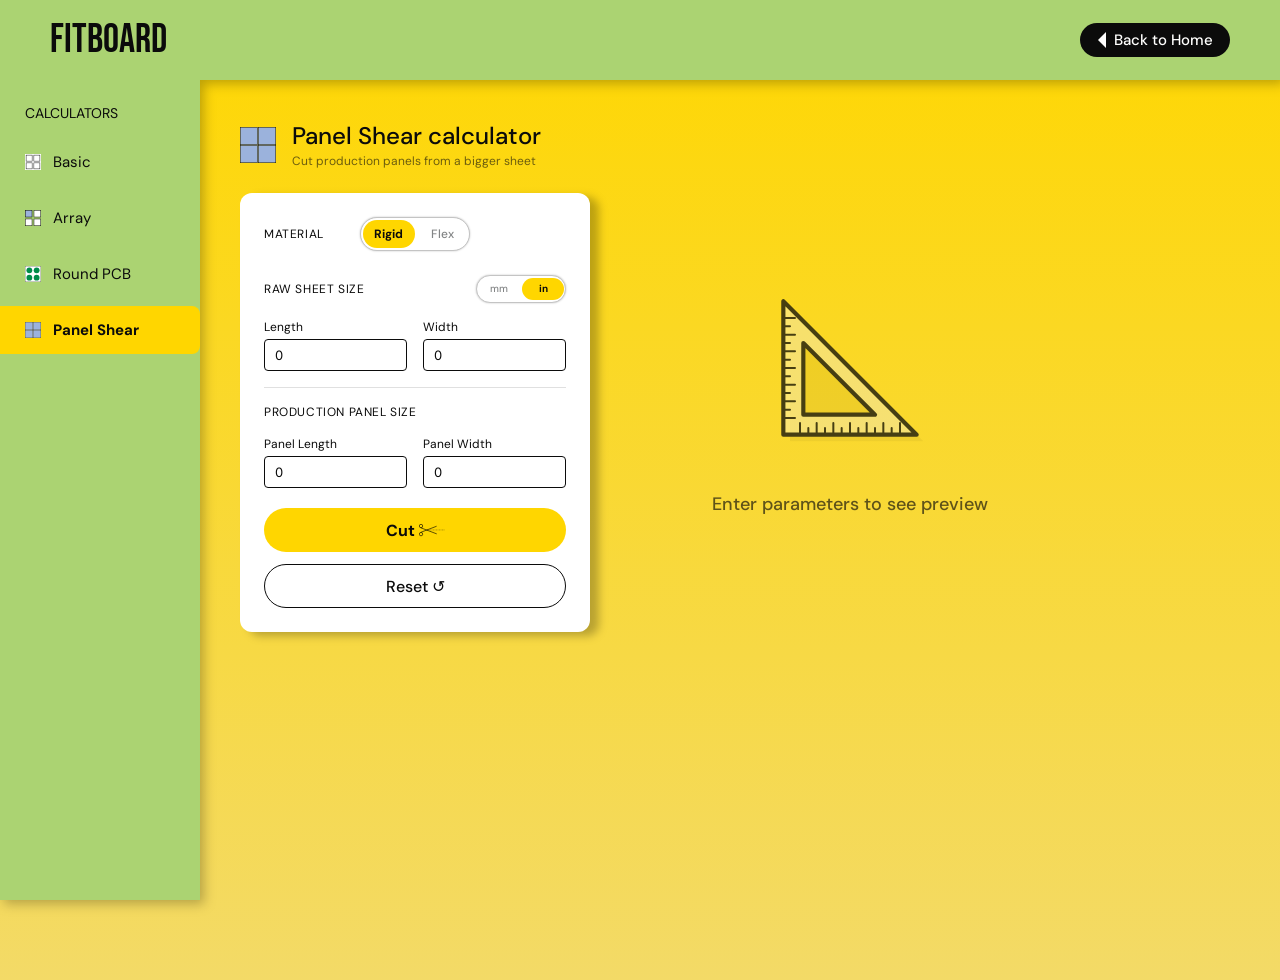
<file: panel-shear.html>
<!DOCTYPE html>
<html lang="en">

<head>
  <meta charset="UTF-8">
  <meta name="viewport" content="width=device-width, initial-scale=1.0">
  <title>FITBOARD — Basic Calculator</title>

  <!-- Google Fonts -->
  <link rel="preconnect" href="https://fonts.googleapis.com">
  <link rel="preconnect" href="https://fonts.gstatic.com" crossorigin>
  <link
    href="https://fonts.googleapis.com/css2?family=Bebas+Neue&family=DM+Sans:wght@400;500;700&family=Inter:wght@400&display=swap"
    rel="stylesheet">

  <!-- Stylesheets -->
  <link rel="stylesheet" href="css/basic.css?v=1.0.8">
  <link rel="stylesheet" href="css/array.css?v=1.0.8">
</head>

<body>

  <!-- ═══ L-SHAPE NAV & SIDEBAR CONTAINER ═══ -->
  <div class="l-shape">
    <!-- ═══ NAVBAR ═══ -->
    <nav class="navbar" role="navigation" aria-label="Main navigation">
      <a href="index.html" class="nav-logo">FITBOARD</a>
      <a href="index.html" class="back-home-btn">
        <img src="Assets/Triangle.svg" class="back-arrow" alt=""> Back to Home
      </a>
    </nav>

    <!-- ═══ SIDEBAR ═══ -->
    <aside class="sidebar">
      <div class="sidebar-label">CALCULATORS</div>
      <nav class="sidebar-menu">
        <a href="basic.html" class="sidebar-item" data-tab="basic">
          <img src="Assets/basic-icon.svg" class="sidebar-icon" alt="">
          <span>Basic</span>
        </a>
        <a href="array.html" class="sidebar-item" data-tab="array">
          <img src="Assets/array-icon.svg" class="sidebar-icon" alt="">
          <span>Array</span>
        </a>
        <a href="round-part.html" class="sidebar-item" data-tab="round-part">
          <img src="Assets/round-icon.svg" class="sidebar-icon" alt="">
          <span>Round PCB</span>
        </a>
        <a href="panel-shear.html" class="sidebar-item active" data-tab="panel-shear">
          <img src="Assets/shear-icon.svg" class="sidebar-icon" alt="">
          <span>Panel Shear</span>
        </a>
      </nav>
    </aside>
  </div>

  <!-- ═══ MAIN CONTENT AREA ═══ -->
  <main class="main-content">

    <!-- ─── Basic Panel ─── -->
    <div id="panel-basic" class="calc-panel">
      <div class="calc-wrapper">
        <!-- Title Block -->
        <div class="calc-title-block">
          <img src="Assets/basic-icon.svg" class="calc-icon" alt="Basic Calculator Icon" style="view-transition-name: basic-icon;">
          <div class="calc-title-text">
            <h2 class="calc-title" style="view-transition-name: basic-title;">Basic calculator</h2>
            <p class="calc-subtitle">Calculate how many individual parts fit on a panel</p>
          </div>
        </div>

        <!-- Main Calculator Layout Row -->
        <div class="basic-main-row">

          <!-- Entry Form -->
          <div class="entry-tab" id="entry-tab">
            <!-- PART PARAMETERS -->
            <div class="section-header-row">
              <p class="section-label" style="margin-bottom: 0;">PART PARAMETERS</p>
              <div class="toggle-switch" id="basic-pcb-unit-toggle">
                <div class="toggle-slider"></div>
                <span class="toggle-label mm active">mm</span>
                <span class="toggle-label in">in</span>
              </div>
            </div>
            <div class="input-row">
              <div class="input-group">
                <label class="input-label" id="lbl-basic-part-width">PCB Length</label>
                <input type="number" class="input-field" id="part-width" value="0" min="0">
              </div>
              <div class="input-group">
                <label class="input-label" id="lbl-basic-part-height">PCB Width</label>
                <input type="number" class="input-field" id="part-height" value="0" min="0">
              </div>
            </div>
            <div class="input-row">
              <div class="input-group">
                <label class="input-label" id="lbl-basic-spacing-x">Spacing X</label>
                <input type="number" class="input-field" id="spacing-x" value="0" min="0">
              </div>
              <div class="input-group">
                <label class="input-label" id="lbl-basic-spacing-y">Spacing Y</label>
                <input type="number" class="input-field" id="spacing-y" value="0" min="0">
              </div>
            </div>

            <div class="section-divider"></div>

            <!-- PANEL SIZE -->
            <p class="section-label">PANEL SIZE</p>
            <div class="input-row">
              <div class="input-group">
                <label class="input-label" id="lbl-basic-panel-width">Panel Width</label>
                <input type="number" class="input-field" id="panel-width" value="0" min="0">
              </div>
              <div class="input-group">
                <label class="input-label" id="lbl-basic-panel-height">Panel Height</label>
                <input type="number" class="input-field" id="panel-height" value="0" min="0">
              </div>
            </div>

            <div class="section-divider"></div>

            <!-- MARGINS -->
            <p class="section-label">MARGINS</p>
            <div class="input-row">
              <div class="input-group">
                <label class="input-label" id="lbl-basic-margin-left">Left</label>
                <input type="number" class="input-field" id="margin-left" value="0" min="0">
              </div>
              <div class="input-group">
                <label class="input-label" id="lbl-basic-margin-right">Right</label>
                <input type="number" class="input-field" id="margin-right" value="0" min="0">
              </div>
            </div>
            <div class="input-row">
              <div class="input-group">
                <label class="input-label" id="lbl-basic-margin-top">Top</label>
                <input type="number" class="input-field" id="margin-top" value="0" min="0">
              </div>
              <div class="input-group">
                <label class="input-label" id="lbl-basic-margin-bottom">Bottom</label>
                <input type="number" class="input-field" id="margin-bottom" value="0" min="0">
              </div>
            </div>

            <!-- Buttons -->
            <button class="btn-calculate" id="btn-calculate" type="button">
              Calculate →
            </button>
            <button class="btn-reset" id="btn-reset" type="button">
              Reset ↺
            </button>
          </div>

          <!-- Preview Column -->
          <div class="preview-column">
            <!-- Placeholder -->
            <div class="preview-placeholder" id="preview-placeholder">
              <svg class="placeholder-svg" width="200" height="200" viewBox="0 0 120 120" fill="none" xmlns="http://www.w3.org/2000/svg">
                <!-- Outer shadow -->
                <path d="M 20 20 L 20 100 L 100 100 Z" fill="#0B0B0B" opacity="0.06" transform="translate(4, 4)"/>
                <!-- Set square body -->
                <path d="M 20 20 L 20 100 L 100 100 Z M 32 45 L 75 88 L 32 88 Z" fill="rgba(255, 255, 255, 0.45)" stroke="#0B0B0B" stroke-width="2.5" stroke-linejoin="round" fill-rule="evenodd"/>
                <!-- Left ruler ticks -->
                <path d="M 20 30 H 27 M 20 35 H 24 M 20 40 H 27 M 20 45 H 24 M 20 50 H 27 M 20 55 H 24 M 20 60 H 27 M 20 65 H 24 M 20 70 H 27 M 20 75 H 24 M 20 80 H 27 M 20 85 H 24 M 20 90 H 27" stroke="#0B0B0B" stroke-width="1.2" stroke-linecap="round"/>
                <!-- Bottom ruler ticks -->
                <path d="M 30 100 V 93 M 35 100 V 96 M 40 100 V 93 M 45 100 V 96 M 50 100 V 93 M 55 100 V 96 M 60 100 V 93 M 65 100 V 96 M 70 100 V 93 M 75 100 V 96 M 80 100 V 93 M 85 100 V 96 M 90 100 V 93" stroke="#0B0B0B" stroke-width="1.2" stroke-linecap="round"/>
              </svg>
              <p class="placeholder-text">Enter parameters to see preview</p>
            </div>

            <!-- Results Heading -->
            <p class="preview-heading" id="results-heading" style="display: none;">RESULT:</p>

            <!-- Results Cards Row -->
            <div class="results-row" id="results-row" style="display: none;">
              <div class="result-card">
                <span class="result-value" id="result-panel">12"×18"</span>
                <span class="result-label">Panel</span>
              </div>
              <div class="result-card">
                <span class="result-value" id="result-units">0</span>
                <span class="result-label">Units per panel</span>
              </div>
              <div class="result-card">
                <span class="result-value" id="result-util">0%</span>
                <span class="result-label">Utilization</span>
              </div>
            </div>

            <div class="preview-header-row" id="preview-heading" style="display: none;">
              <p class="preview-heading">PREVIEW:</p>
              <div class="export-container" id="export-container-basic">
                <button class="download-trigger-btn" id="download-trigger-basic" title="Export Options">
                  <svg width="13" height="11" viewBox="0 0 13 11" fill="none" xmlns="http://www.w3.org/2000/svg">
                    <path d="M0.5 6.5V9.5H12.5V6.5" stroke="currentColor" stroke-linecap="round"/>
                    <path d="M6.5 9.5V1.5" stroke="currentColor" stroke-linecap="round"/>
                    <path d="M3.5 4.5L6.5 1.5L9.5 4.5" stroke="currentColor" stroke-linecap="round"/>
                  </svg>
                </button>
                <div class="export-dropdown" id="export-dropdown-basic">
                  <button class="export-item" id="export-dxf-basic">
                    <img src="Assets/DXF ICON.svg" class="export-icon" alt="">
                    <span>DXF Export</span>
                  </button>
                  <button class="export-item" id="export-pdf-basic">
                    <img src="Assets/PDF ICON.svg" class="export-icon" alt="">
                    <span>PDF Export</span>
                  </button>
                  <button class="export-item" id="export-png-basic">
                    <img src="Assets/PNG ICON.svg" class="export-icon" alt="">
                    <span>PNG Export</span>
                  </button>
                </div>
              </div>
            </div>

            <!-- Preview Canvas Wrap -->
            <div class="preview-canvas-wrap" id="preview-canvas-wrap" style="display: none;">
              <canvas id="pcb-canvas" width="480" height="576"></canvas>
            </div>

            <!-- Breakdown Table -->
            <div class="breakdown-table">
              <p class="breakdown-label">Breakdown</p>
              <div class="breakdown-grid">
                <span class="bd-key">Part Size</span>
                <span class="bd-val" id="bd-part-size">0" × 0"</span>

                <span class="bd-key">Parts per panel</span>
                <span class="bd-val" id="bd-parts">0 × 0 (0 total)</span>

                <span class="bd-key">Utilization</span>
                <span class="bd-val" id="bd-util">0%</span>

                <span class="bd-key">Left Margin</span>
                <span class="bd-val" id="bd-left">0mm</span>

                <span class="bd-key">Right Margin</span>
                <span class="bd-val" id="bd-right">0mm</span>

                <span class="bd-key">Top Margin</span>
                <span class="bd-val" id="bd-top">0mm</span>

                <span class="bd-key">Bottom Margin</span>
                <span class="bd-val" id="bd-bottom">0mm</span>
              </div>
            </div>
          </div>

          <!-- Other Sizes Column -->
          <div class="other-sizes-column" id="other-sizes-column" style="display: none;">
            <p class="preview-heading">OTHER SIZES:</p>
            <div id="other-sizes-list" class="other-sizes-list"></div>
          </div>

        </div>
      </div>
    </div>

    <!-- ─── Array Panel ─── -->
    <div id="panel-array" class="calc-panel">
      <div class="calc-wrapper">
        <!-- Title Block -->
        <div class="calc-title-block">
          <img src="Assets/array-icon.svg" class="calc-icon" alt="Array Calculator Icon" style="view-transition-name: array-icon;">
          <div class="calc-title-text">
            <h2 class="calc-title" style="view-transition-name: array-title;">Array calculator</h2>
            <p class="calc-subtitle">Build your Array, then fit it on a panel</p>
          </div>
        </div>

        <!-- Main Calculator Layout Row -->
        <div class="basic-main-row">

          <!-- Entry Form -->
          <div class="entry-tab" id="array-entry-tab">
            <!-- PCB SIZE -->
            <div class="section-header-row">
              <p class="section-label" style="margin-bottom: 0;">PCB SIZE</p>
              <div class="toggle-switch" id="pcb-unit-toggle">
                <div class="toggle-slider"></div>
                <span class="toggle-label mm active">mm</span>
                <span class="toggle-label in">in</span>
              </div>
            </div>
            <div class="input-row">
              <div class="input-group">
                <label class="input-label" id="lbl-array-part-width">PCB Length</label>
                <input type="number" class="input-field" id="array-part-width" value="0" min="0">
              </div>
              <div class="input-group">
                <label class="input-label" id="lbl-array-part-height">PCB Width</label>
                <input type="number" class="input-field" id="array-part-height" value="0" min="0">
              </div>
            </div>

            <div class="section-divider"></div>

            <!-- ARRAY CONFIGURATION -->
            <p class="section-label">ARRAY CONFIGURATION</p>
            <div class="input-row">
              <div class="input-group">
                <label class="input-label">Rows</label>
                <div class="stepper-box">
                  <button type="button" class="stepper-btn" id="btn-rows-dec">−</button>
                  <input type="number" class="stepper-input" id="array-rows" value="1" min="1" readonly>
                  <button type="button" class="stepper-btn" id="btn-rows-inc">+</button>
                </div>
              </div>
              <div class="input-group">
                <label class="input-label">Columns</label>
                <div class="stepper-box">
                  <button type="button" class="stepper-btn" id="btn-cols-dec">−</button>
                  <input type="number" class="stepper-input" id="array-cols" value="1" min="1" readonly>
                  <button type="button" class="stepper-btn" id="btn-cols-inc">+</button>
                </div>
              </div>
            </div>
            <div class="input-row">
              <div class="input-group">
                <label class="input-label" id="lbl-array-spacing">Part-to-part</label>
                <input type="number" class="input-field" id="array-spacing" value="0" min="0">
              </div>
            </div>

            <div class="section-divider"></div>

            <!-- RAIL -->
            <p class="section-label">RAIL</p>
            <div class="input-row">
              <div class="input-group">
                <label class="input-label" id="lbl-array-rail-left">Rail Left</label>
                <input type="number" class="input-field" id="array-rail-left" value="0" min="0">
              </div>
              <div class="input-group">
                <label class="input-label" id="lbl-array-rail-right">Rail Right</label>
                <input type="number" class="input-field" id="array-rail-right" value="0" min="0">
              </div>
            </div>
            <div class="input-row">
              <div class="input-group">
                <label class="input-label" id="lbl-array-rail-top">Rail Top</label>
                <input type="number" class="input-field" id="array-rail-top" value="0" min="0">
              </div>
              <div class="input-group">
                <label class="input-label" id="lbl-array-rail-bottom">Rail Bottom</label>
                <input type="number" class="input-field" id="array-rail-bottom" value="0" min="0">
              </div>
            </div>

            <!-- Reset Button -->
            <button class="btn-reset" id="btn-array-reset" type="button" style="margin-top: 16px;">
              Reset ↺
            </button>
          </div>

          <!-- Preview Column (Middle) -->
          <div class="preview-column">
            <!-- Placeholder -->
            <div class="preview-placeholder" id="array-preview-placeholder">
              <svg class="placeholder-svg" width="200" height="200" viewBox="0 0 120 120" fill="none" xmlns="http://www.w3.org/2000/svg">
                <path d="M 20 20 L 20 100 L 100 100 Z" fill="#0B0B0B" opacity="0.06" transform="translate(4, 4)"/>
                <path d="M 20 20 L 20 100 L 100 100 Z M 32 45 L 75 88 L 32 88 Z" fill="rgba(255, 255, 255, 0.45)" stroke="#0B0B0B" stroke-width="2.5" stroke-linejoin="round" fill-rule="evenodd"/>
                <path d="M 20 30 H 27 M 20 35 H 24 M 20 40 H 27 M 20 45 H 24 M 20 50 H 27 M 20 55 H 24 M 20 60 H 27 M 20 65 H 24 M 20 70 H 27 M 20 75 H 24 M 20 80 H 27 M 20 85 H 24 M 20 90 H 27" stroke="#0B0B0B" stroke-width="1.2" stroke-linecap="round"/>
                <path d="M 30 100 V 93 M 35 100 V 96 M 40 100 V 93 M 45 100 V 96 M 50 100 V 93 M 55 100 V 96 M 60 100 V 93 M 65 100 V 96 M 70 100 V 93 M 75 100 V 96 M 80 100 V 93 M 85 100 V 96 M 90 100 V 93" stroke="#0B0B0B" stroke-width="1.2" stroke-linecap="round"/>
              </svg>
              <p class="placeholder-text">Enter parameters to see preview</p>
            </div>

            <div class="preview-header-row" id="array-preview-heading" style="display: none;">
              <p class="preview-heading">ARRAY PREVIEW:</p>
              <div class="export-container" id="export-container-array">
                <button class="download-trigger-btn" id="download-trigger-array" title="Export Options">
                  <svg width="13" height="11" viewBox="0 0 13 11" fill="none" xmlns="http://www.w3.org/2000/svg">
                    <path d="M0.5 6.5V9.5H12.5V6.5" stroke="currentColor" stroke-linecap="round"/>
                    <path d="M6.5 9.5V1.5" stroke="currentColor" stroke-linecap="round"/>
                    <path d="M3.5 4.5L6.5 1.5L9.5 4.5" stroke="currentColor" stroke-linecap="round"/>
                  </svg>
                </button>
                <div class="export-dropdown" id="export-dropdown-array">
                  <button class="export-item" id="export-dxf-array">
                    <img src="Assets/DXF ICON.svg" class="export-icon" alt="">
                    <span>DXF Export</span>
                  </button>
                  <button class="export-item" id="export-pdf-array">
                    <img src="Assets/PDF ICON.svg" class="export-icon" alt="">
                    <span>PDF Export</span>
                  </button>
                  <button class="export-item" id="export-png-array">
                    <img src="Assets/PNG ICON.svg" class="export-icon" alt="">
                    <span>PNG Export</span>
                  </button>
                </div>
              </div>
            </div>

            <!-- Preview Canvas Wrap -->
            <div class="preview-canvas-wrap" id="array-preview-canvas-wrap" style="display: none;">
              <canvas id="array-canvas" width="480" height="576"></canvas>
            </div>

            <!-- Result Bar below canvas -->
            <div class="array-result-bar" id="array-result-bar" style="display: none;">
              <div class="array-result-group">
                <div class="array-result-title">Array Size (Calculated)</div>
                <div class="array-result-value-wrapper">
                  <span class="array-size-val-num" id="array-size-val">0 x 0</span>
                  <span class="array-result-unit" id="array-result-unit">mm</span>
                </div>
              </div>
              <div class="array-result-group" style="align-items: flex-end;">
                <div class="array-result-title">Configuration</div>
                <div class="array-result-value" id="array-pcbs-val">1 x 1</div>
                <div class="array-result-title" id="array-pcbs-label">1 PCBs per Array</div>
              </div>
            </div>

            <!-- ─── CALCULATE PANEL FIT (Collapsible) ─── -->
            <div class="collapsible-card" id="calc-panel-card" style="display: none;">
              <button type="button" class="collapsible-header" id="btn-toggle-panel-fit">
                <div class="collapsible-header-left">
                  <span class="collapsible-plus-icon">+</span>
                  <div class="collapsible-header-text">
                    <span class="collapsible-title">Calculate panel fit</span>
                    <span class="collapsible-subtitle">How many Arrays fit on panel?</span>
                  </div>
                </div>
                <img src="Assets/Triangle.svg" class="collapsible-caret" alt="">
              </button>
              <div class="collapsible-content" id="panel-fit-content">
                
                <!-- PANEL SIZE -->
                <div class="section-header-row" style="margin-top: -4px;">
                  <p class="section-label" style="margin-bottom: 0;">PANEL SIZE</p>
                  <div class="toggle-switch unit-in" id="panel-unit-toggle">
                    <div class="toggle-slider"></div>
                    <span class="toggle-label mm">mm</span>
                    <span class="toggle-label in active">in</span>
                  </div>
                </div>
                <p class="section-desc">Array size is auto-filled. Enter your panel dimensions.</p>
                <div class="input-row" style="margin-top: -6px;">
                  <div class="input-group">
                    <label class="input-label" id="lbl-panel-width">Panel Length</label>
                    <input type="number" class="input-field" id="array-panel-width" value="0" min="0">
                  </div>
                  <div class="input-group">
                    <label class="input-label" id="lbl-panel-height">Panel Width</label>
                    <input type="number" class="input-field" id="array-panel-height" value="0" min="0">
                  </div>
                </div>

                <div class="input-row" style="margin-top: 6px;">
                  <div class="input-group">
                    <label class="input-label" id="lbl-array-to-array-spacing">Array to Array spacing</label>
                    <input type="number" class="input-field" id="array-to-array-spacing" value="0" min="0">
                  </div>
                </div>

                <div class="section-divider" style="margin-top: 2px; margin-bottom: 2px;"></div>

                <!-- MARGINS -->
                <p class="section-label" style="margin-top: -4px;">MARGINS</p>
                <div class="input-row" style="margin-top: -6px;">
                  <div class="input-group">
                    <label class="input-label" id="lbl-margin-left">Left</label>
                    <input type="number" class="input-field" id="array-margin-left" value="0" min="0">
                  </div>
                  <div class="input-group">
                    <label class="input-label" id="lbl-margin-right">Right</label>
                    <input type="number" class="input-field" id="array-margin-right" value="0" min="0">
                  </div>
                </div>
                <div class="input-row" style="margin-top: 6px;">
                  <div class="input-group">
                    <label class="input-label" id="lbl-margin-top">Top</label>
                    <input type="number" class="input-field" id="array-margin-top" value="0" min="0">
                  </div>
                  <div class="input-group">
                    <label class="input-label" id="lbl-margin-bottom">Bottom</label>
                    <input type="number" class="input-field" id="array-margin-bottom" value="0" min="0">
                  </div>
                </div>

                <div class="button-row" style="display: flex; gap: 16px; margin-top: 4px;">
                  <button class="btn-calculate" id="btn-panel-fit-calculate" type="button" style="flex: 1; margin-top: 0;">
                    Calculate →
                  </button>
                  <button class="btn-reset" id="btn-panel-fit-reset" type="button" style="flex: 1;">
                    Reset ↻
                  </button>
                </div>
              </div>
            </div>
          </div>

          <!-- Panel Preview Column (Right) -->
          <div class="panel-preview-column" id="array-panel-preview-column" style="display: none;">
            <div class="preview-header-row" style="width: 100%;">
              <p class="preview-heading">PANEL PREVIEW:</p>
              <div class="export-container" id="export-container-array-panel">
                <button class="download-trigger-btn" id="download-trigger-array-panel" title="Export Options">
                  <svg width="13" height="11" viewBox="0 0 13 11" fill="none" xmlns="http://www.w3.org/2000/svg">
                    <path d="M0.5 6.5V9.5H12.5V6.5" stroke="currentColor" stroke-linecap="round"/>
                    <path d="M6.5 9.5V1.5" stroke="currentColor" stroke-linecap="round"/>
                    <path d="M3.5 4.5L6.5 1.5L9.5 4.5" stroke="currentColor" stroke-linecap="round"/>
                  </svg>
                </button>
                <div class="export-dropdown" id="export-dropdown-array-panel">
                  <button class="export-item" id="export-dxf-array-panel">
                    <img src="Assets/DXF ICON.svg" class="export-icon" alt="">
                    <span>DXF Export</span>
                  </button>
                  <button class="export-item" id="export-pdf-array-panel">
                    <img src="Assets/PDF ICON.svg" class="export-icon" alt="">
                    <span>PDF Export</span>
                  </button>
                  <button class="export-item" id="export-png-array-panel">
                    <img src="Assets/PNG ICON.svg" class="export-icon" alt="">
                    <span>PNG Export</span>
                  </button>
                </div>
              </div>
            </div>

            <!-- Panel Canvas Wrap -->
            <div class="preview-canvas-wrap" id="array-panel-canvas-wrap">
              <canvas id="array-panel-canvas" width="480" height="576"></canvas>
            </div>

            <!-- Results Heading -->
            <p class="preview-heading" id="array-results-heading" style="margin-top: 20px; margin-bottom: 8px;">RESULT:</p>

            <!-- Results Cards Row -->
            <div class="results-row" id="array-results-row">
              <div class="result-card">
                <span class="result-value" id="array-result-panel-size">0"×0"</span>
                <span class="result-label">Panel</span>
              </div>
              <div class="result-card">
                <span class="result-value" id="array-result-units">0</span>
                <span class="result-label">Arrays per panel</span>
              </div>
              <div class="result-card">
                <span class="result-value" id="array-result-util">0%</span>
                <span class="result-label">Utilization</span>
              </div>
            </div>

            <!-- Breakdown Table -->
            <div class="breakdown-table" id="array-breakdown-table">
              <p class="breakdown-label">Breakdown</p>
              <div class="breakdown-grid">
                <span class="bd-key">Array size</span>
                <span class="bd-val" id="array-bd-array-size">0" × 0"</span>

                <span class="bd-key">No.of Arrays</span>
                <span class="bd-val" id="array-bd-arrays">0 × 0 (0 total)</span>

                <span class="bd-key">Utilization</span>
                <span class="bd-val" id="array-bd-util">0%</span>

                <span class="bd-key">Left margin</span>
                <span class="bd-val" id="array-bd-left">0mm</span>

                <span class="bd-key">Right margin</span>
                <span class="bd-val" id="array-bd-right">0mm</span>

                <span class="bd-key">Top margin</span>
                <span class="bd-val" id="array-bd-top">0mm</span>

                <span class="bd-key">Bottom margin</span>
                <span class="bd-val" id="array-bd-bottom">0mm</span>
              </div>
            </div>
          </div>


        </div>
      </div>
    </div>

    <!-- ─── Round Part Panel ─── -->
    <div id="panel-round-part" class="calc-panel">
      <div class="calc-wrapper">
        <!-- Title Block -->
        <div class="calc-title-block">
          <img src="Assets/round-icon.svg" class="calc-icon" alt="Round PCB Icon" style="view-transition-name: round-icon;">
          <div class="calc-title-text">
            <h2 class="calc-title" style="view-transition-name: round-title;">Round PCB</h2>
            <p class="calc-subtitle">Calculate nested patterns for circular board pcbs</p>
          </div>
        </div>

        <!-- Main Calculator Layout Row -->
        <div class="basic-main-row">

          <!-- Entry Form -->
          <div class="entry-tab" id="round-entry-tab">
            <!-- PART PARAMETERS -->
            <div class="section-header-row">
              <p class="section-label" style="margin-bottom: 0;">PART PARAMETERS</p>
              <div class="toggle-switch" id="round-pcb-unit-toggle">
                <div class="toggle-slider"></div>
                <span class="toggle-label mm active">mm</span>
                <span class="toggle-label in">in</span>
              </div>
            </div>
            <div class="input-row">
              <div class="input-group">
                <label class="input-label" id="lbl-round-diameter">PCB Diameter</label>
                <input type="number" class="input-field" id="round-diameter" value="0" min="0">
              </div>
              <div class="input-group">
                <label class="input-label" id="lbl-round-spacing">Part to part</label>
                <input type="number" class="input-field" id="round-spacing" value="0" min="0">
              </div>
            </div>

            <!-- NESTING PATTERN -->
            <p class="section-label" style="margin-top: 12px;">NESTING PATTERN</p>
            <div class="nesting-pattern-row input-row" style="align-items: center;">
              <!-- Toggle Pill Selector -->
              <div class="toggle-switch nesting-toggle pattern-auto" id="round-nesting-toggle">
                <div class="nesting-slider"></div>
                <span class="toggle-label nesting-option active" data-pattern="auto">Auto</span>
                <span class="toggle-label nesting-option" data-pattern="hex">Hex</span>
                <span class="toggle-label nesting-option" data-pattern="grid">Grid</span>
              </div>
              <!-- Mini Icon Set -->
              <div class="nesting-icons">
                <div class="nesting-icon-box active" id="nesting-icon-auto" title="Auto Nesting">
                  <img src="Assets/AUTO ICON.svg" alt="Auto Icon" style="width: 18px; height: 18px; display: block;">
                </div>
                <div class="nesting-icon-box" id="nesting-icon-hex" title="Hexagonal Nesting">
                  <img src="Assets/Hex icon.svg" alt="Hex Icon" style="width: 18px; height: 18px; display: block;">
                </div>
                <div class="nesting-icon-box" id="nesting-icon-grid" title="Grid Nesting">
                  <img src="Assets/Grid Icon.svg" alt="Grid Icon" style="width: 18px; height: 18px; display: block;">
                </div>
              </div>
            </div>

            <div class="section-divider"></div>

            <!-- PANEL SIZE -->
            <p class="section-label">PANEL SIZE</p>
            <div class="input-row">
              <div class="input-group">
                <label class="input-label" id="lbl-round-panel-width">Panel Width</label>
                <input type="number" class="input-field" id="round-panel-width" value="0" min="0">
              </div>
              <div class="input-group">
                <label class="input-label" id="lbl-round-panel-height">Panel Height</label>
                <input type="number" class="input-field" id="round-panel-height" value="0" min="0">
              </div>
            </div>

            <div class="section-divider"></div>

            <!-- MARGINS -->
            <p class="section-label">MARGINS</p>
            <div class="input-row">
              <div class="input-group">
                <label class="input-label" id="lbl-round-margin-left">Left</label>
                <input type="number" class="input-field" id="round-margin-left" value="0" min="0">
              </div>
              <div class="input-group">
                <label class="input-label" id="lbl-round-margin-right">Right</label>
                <input type="number" class="input-field" id="round-margin-right" value="0" min="0">
              </div>
            </div>
            <div class="input-row">
              <div class="input-group">
                <label class="input-label" id="lbl-round-margin-top">Top</label>
                <input type="number" class="input-field" id="round-margin-top" value="0" min="0">
              </div>
              <div class="input-group">
                <label class="input-label" id="lbl-round-margin-bottom">Bottom</label>
                <input type="number" class="input-field" id="round-margin-bottom" value="0" min="0">
              </div>
            </div>

            <!-- Buttons -->
            <button class="btn-calculate" id="btn-round-calculate" type="button">
              Calculate →
            </button>
            <button class="btn-reset" id="btn-round-reset" type="button">
              Reset ↺
            </button>
          </div>

          <!-- Preview Column -->
          <div class="preview-column">
            <!-- Placeholder -->
            <div class="preview-placeholder" id="round-preview-placeholder">
              <svg class="placeholder-svg" width="200" height="200" viewBox="0 0 120 120" fill="none" xmlns="http://www.w3.org/2000/svg">
                <!-- Outer shadow -->
                <path d="M 20 20 L 20 100 L 100 100 Z" fill="#0B0B0B" opacity="0.06" transform="translate(4, 4)"/>
                <!-- Set square body -->
                <path d="M 20 20 L 20 100 L 100 100 Z M 32 45 L 75 88 L 32 88 Z" fill="rgba(255, 255, 255, 0.45)" stroke="#0B0B0B" stroke-width="2.5" stroke-linejoin="round" fill-rule="evenodd"/>
                <!-- Left ruler ticks -->
                <path d="M 20 30 H 27 M 20 35 H 24 M 20 40 H 27 M 20 45 H 24 M 20 50 H 27 M 20 55 H 24 M 20 60 H 27 M 20 65 H 24 M 20 70 H 27 M 20 75 H 24 M 20 80 H 27 M 20 85 H 24 M 20 90 H 27" stroke="#0B0B0B" stroke-width="1.2" stroke-linecap="round"/>
                <!-- Bottom ruler ticks -->
                <path d="M 30 100 V 93 M 35 100 V 96 M 40 100 V 93 M 45 100 V 96 M 50 100 V 93 M 55 100 V 96 M 60 100 V 93 M 65 100 V 96 M 70 100 V 93 M 75 100 V 96 M 80 100 V 93 M 85 100 V 96 M 90 100 V 93" stroke="#0B0B0B" stroke-width="1.2" stroke-linecap="round"/>
              </svg>
              <p class="placeholder-text">Enter parameters to see preview</p>
            </div>

            <!-- Results Heading -->
            <p class="preview-heading" id="round-results-heading" style="display: none;">RESULT:</p>

            <!-- Results Cards Row -->
            <div class="results-row" id="round-results-row" style="display: none;">
              <div class="result-card">
                <span class="result-value" id="round-result-panel">12"×18"</span>
                <span class="result-label">Panel</span>
              </div>
              <div class="result-card">
                <span class="result-value" id="round-result-units">0</span>
                <span class="result-label">Units per panel</span>
              </div>
              <div class="result-card">
                <span class="result-value" id="round-result-util">0%</span>
                <span class="result-label">Utilization</span>
              </div>
            </div>

            <div class="preview-header-row" id="round-preview-heading" style="display: none;">
              <p class="preview-heading">PREVIEW:</p>
              <div class="export-container" id="export-container-round">
                <button class="download-trigger-btn" id="download-trigger-round" title="Export Options">
                  <svg width="13" height="11" viewBox="0 0 13 11" fill="none" xmlns="http://www.w3.org/2000/svg">
                    <path d="M0.5 6.5V9.5H12.5V6.5" stroke="currentColor" stroke-linecap="round"/>
                    <path d="M6.5 9.5V1.5" stroke="currentColor" stroke-linecap="round"/>
                    <path d="M3.5 4.5L6.5 1.5L9.5 4.5" stroke="currentColor" stroke-linecap="round"/>
                  </svg>
                </button>
                <div class="export-dropdown" id="export-dropdown-round">
                  <button class="export-item" id="export-dxf-round">
                    <img src="Assets/DXF ICON.svg" class="export-icon" alt="">
                    <span>DXF Export</span>
                  </button>
                  <button class="export-item" id="export-pdf-round">
                    <img src="Assets/PDF ICON.svg" class="export-icon" alt="">
                    <span>PDF Export</span>
                  </button>
                  <button class="export-item" id="export-png-round">
                    <img src="Assets/PNG ICON.svg" class="export-icon" alt="">
                    <span>PNG Export</span>
                  </button>
                </div>
              </div>
            </div>

            <!-- Preview Canvas Wrap -->
            <div class="preview-canvas-wrap" id="round-preview-canvas-wrap" style="display: none;">
              <canvas id="round-pcb-canvas" width="480" height="576"></canvas>
            </div>

            <!-- Breakdown Table -->
            <div class="breakdown-table" id="round-breakdown-table">
              <p class="breakdown-label">Breakdown</p>
              <div class="breakdown-grid">
                <span class="bd-key">Part size</span>
                <span class="bd-val" id="round-bd-part-size">Ø 0"</span>

                <span class="bd-key">Parts</span>
                <span class="bd-val" id="round-bd-parts">0 (0 total)</span>

                <span class="bd-key">Utilization</span>
                <span class="bd-val" id="round-bd-util">0%</span>

                <span class="bd-key">Left margin</span>
                <span class="bd-val" id="round-bd-left">0mm</span>

                <span class="bd-key">Right margin</span>
                <span class="bd-val" id="round-bd-right">0mm</span>

                <span class="bd-key">Top margin</span>
                <span class="bd-val" id="round-bd-top">0mm</span>

                <span class="bd-key">Bottom margin</span>
                <span class="bd-val" id="round-bd-bottom">0mm</span>
              </div>
            </div>
          </div>

          <!-- Other Sizes Column -->
          <div class="other-sizes-column" id="round-other-sizes-column" style="display: none;">
            <p class="preview-heading">OTHER SIZES:</p>
            <div id="round-other-sizes-list" class="other-sizes-list"></div>
          </div>

        </div>
      </div>
    </div>

    <div id="panel-panel-shear" class="calc-panel active show">
      <div class="calc-wrapper">
        <!-- Title Block -->
        <div class="calc-title-block">
          <img src="Assets/shear-icon.svg" class="calc-icon" alt="Shear Icon" style="view-transition-name: shear-icon;">
          <div class="calc-title-text">
            <h2 class="calc-title" style="view-transition-name: shear-title;">Panel Shear calculator</h2>
            <p class="calc-subtitle">Cut production panels from a bigger sheet</p>
          </div>
        </div>

        <!-- Main Calculator Layout Row -->
        <div class="basic-main-row">

          <!-- Entry Form -->
          <div class="entry-tab" id="shear-entry-tab">
            <!-- MATERIAL -->
            <div class="section-header-row" style="position: relative; justify-content: center; min-height: 34px; margin-bottom: 12px;">
              <p class="section-label" style="position: absolute; left: 0; margin-bottom: 0; margin-top: 0; line-height: 34px;">MATERIAL</p>
              <div class="toggle-switch material-toggle" id="shear-material-toggle">
                <div class="toggle-slider"></div>
                <span class="toggle-label active" data-material="rigid">Rigid</span>
                <span class="toggle-label" data-material="flex">Flex</span>
              </div>
            </div>

            <!-- RAW SHEET SIZE -->
            <div class="section-header-row">
              <p class="section-label" style="margin-bottom: 0;">RAW SHEET SIZE</p>
              <div class="toggle-switch shear-unit-toggle unit-in" id="shear-unit-toggle">
                <div class="toggle-slider"></div>
                <span class="toggle-label mm">mm</span>
                <span class="toggle-label in active">in</span>
              </div>
            </div>
            <div class="input-row">
              <div class="input-group">
                <label class="input-label" id="lbl-shear-sheet-width">Length</label>
                <input type="number" class="input-field" id="shear-sheet-width" value="0" min="0">
              </div>
              <div class="input-group">
                <label class="input-label" id="lbl-shear-sheet-height">Width</label>
                <input type="number" class="input-field" id="shear-sheet-height" value="0" min="0">
              </div>
            </div>

            <!-- GRAIN DIRECTION (Flex only) -->
            <div id="shear-grain-section" style="display: none; margin-top: 12px;">
              <p class="section-label" style="margin-bottom: 8px;">GRAIN DIRECTION</p>
              <div class="input-row" style="margin-bottom: 12px;">
                <button type="button" class="grain-btn active" id="btn-grain-length">
                  Along Length &rarr;
                </button>
                <button type="button" class="grain-btn" id="btn-grain-width">
                  Along Width &uarr;
                </button>
              </div>
            </div>

            <div class="section-divider"></div>

            <!-- PRODUCTION PANEL SIZE -->
            <p class="section-label">PRODUCTION PANEL SIZE</p>
            <div class="input-row">
              <div class="input-group">
                <label class="input-label" id="lbl-shear-panel-width">Panel Length</label>
                <input type="number" class="input-field" id="shear-panel-width" value="0" min="0">
              </div>
              <div class="input-group">
                <label class="input-label" id="lbl-shear-panel-height">Panel Width</label>
                <input type="number" class="input-field" id="shear-panel-height" value="0" min="0">
              </div>
            </div>
             <!-- Buttons -->
            <button class="btn-calculate" id="btn-shear-calculate" type="button" style="font-family: 'DM Sans', sans-serif; font-size: 16px; font-weight: 700; display: flex; align-items: center; justify-content: center; gap: 4px;">
              Cut
              <img src="Assets/Cut icon (1).svg" alt="Cut Icon" style="width: 26px; height: 13px; display: inline-block;">
            </button>
            <button class="btn-reset" id="btn-shear-reset" type="button">
              Reset ↺
            </button>
          </div>

          <!-- Preview Column -->
          <div class="preview-column">
            <!-- Placeholder -->
            <div class="preview-placeholder" id="shear-preview-placeholder">
              <svg class="placeholder-svg" width="200" height="200" viewBox="0 0 120 120" fill="none" xmlns="http://www.w3.org/2000/svg">
                <!-- Outer shadow -->
                <path d="M 20 20 L 20 100 L 100 100 Z" fill="#0B0B0B" opacity="0.06" transform="translate(4, 4)"/>
                <!-- Set square body -->
                <path d="M 20 20 L 20 100 L 100 100 Z M 32 45 L 75 88 L 32 88 Z" fill="rgba(255, 255, 255, 0.45)" stroke="#0B0B0B" stroke-width="2.5" stroke-linejoin="round" fill-rule="evenodd"/>
                <!-- Left ruler ticks -->
                <path d="M 20 30 H 27 M 20 35 H 24 M 20 40 H 27 M 20 45 H 24 M 20 50 H 27 M 20 55 H 24 M 20 60 H 27 M 20 65 H 24 M 20 70 H 27 M 20 75 H 24 M 20 80 H 27 M 20 85 H 24 M 20 90 H 27" stroke="#0B0B0B" stroke-width="1.2" stroke-linecap="round"/>
                <!-- Bottom ruler ticks -->
                <path d="M 30 100 V 93 M 35 100 V 96 M 40 100 V 93 M 45 100 V 96 M 50 100 V 93 M 55 100 V 96 M 60 100 V 93 M 65 100 V 96 M 70 100 V 93 M 75 100 V 96 M 80 100 V 93 M 85 100 V 96 M 90 100 V 93" stroke="#0B0B0B" stroke-width="1.2" stroke-linecap="round"/>
              </svg>
              <p class="placeholder-text">Enter parameters to see preview</p>
            </div>

            <div class="preview-header-row" id="shear-preview-heading" style="display: none;">
              <p class="preview-heading">PREVIEW:</p>
            </div>

            <!-- Preview Canvas Wrap -->
            <div class="preview-canvas-wrap" id="shear-preview-canvas-wrap" style="display: none;">
              <canvas id="shear-canvas" width="480" height="576"></canvas>
            </div>
          </div>

          <!-- Result & Breakdown Column -->
          <div class="preview-column" id="shear-result-column" style="display: none; min-width: 380px;">
            <!-- Results Heading -->
            <p class="preview-heading" id="shear-results-heading">RESULT:</p>

            <!-- Results Cards Row -->
            <div class="results-row" id="shear-results-row">
              <div class="result-card">
                <span class="result-value" id="shear-result-panel">12"×18"</span>
                <span class="result-label">Production Panel</span>
              </div>
              <div class="result-card">
                <span class="result-value" id="shear-result-units">0</span>
                <span class="result-label">Panels per sheet</span>
              </div>
              <div class="result-card">
                <span class="result-value" id="shear-result-util">0%</span>
                <span class="result-label">Scrap</span>
              </div>
            </div>

            <!-- Breakdown Table -->
            <div class="breakdown-table" id="shear-breakdown-table" style="display: block;">
              <p class="breakdown-label">Breakdown</p>
              <div class="breakdown-grid">
                <span class="bd-key">Sheet size</span>
                <span class="bd-val" id="shear-bd-sheet-size">0" × 0"</span>

                <span class="bd-key">Panels per sheet</span>
                <span class="bd-val" id="shear-bd-panels">0 × 0 (0 total)</span>

                <span class="bd-key">Utilization %</span>
                <span class="bd-val" id="shear-bd-util">0%</span>

                <span class="bd-key">Scrap %</span>
                <span class="bd-val" id="shear-bd-scrap">0%</span>

                <span class="bd-key">Total cuts</span>
                <span class="bd-val" id="shear-bd-total-cuts">0 No's</span>

                <span class="bd-key">Vertical cuts</span>
                <span class="bd-val" id="shear-bd-vertical-cuts">0 No's</span>

                <span class="bd-key">Horizontal cuts</span>
                <span class="bd-val" id="shear-bd-horizontal-cuts">0 No's</span>
              </div>
            </div>
          </div>

        </div>
      </div>
    </div>

  </main>

  <script>
// ─── TAB SWITCHING LOGIC ───
document.addEventListener('DOMContentLoaded', () => {
  const sidebarItems = document.querySelectorAll('.sidebar-item');
  const panels = document.querySelectorAll('.calc-panel');

  function switchTab(tabId) {
    sidebarItems.forEach(i => {
      if (i.getAttribute('data-tab') === tabId) {
        i.classList.add('active');
      } else {
        i.classList.remove('active');
      }
    });

    panels.forEach(panel => {
      if (panel.id === `panel-${tabId}`) {
        panel.classList.add('active');
        panel.offsetHeight; // trigger reflow
        panel.classList.add('show');
      } else {
        panel.classList.remove('show');
        setTimeout(() => {
          if (!panel.classList.contains('show')) {
            panel.classList.remove('active');
          }
        }, 250);
      }
    });

    setTimeout(() => {
      if (typeof drawPreview === 'function') drawPreview(typeof isCalculated !== 'undefined' ? isCalculated : false);
      if (typeof drawArrayPreview === 'function') drawArrayPreview();
      if (typeof drawRoundPreview === 'function') drawRoundPreview(typeof roundIsCalculated !== 'undefined' ? roundIsCalculated : false);
      if (typeof drawShearPreview === 'function') drawShearPreview(typeof shearIsCalculated !== 'undefined' ? shearIsCalculated : false);
    }, 10);
  }

  sidebarItems.forEach(item => {
    item.addEventListener('click', (e) => {
      const href = item.getAttribute('href');
      const validPages = ['basic.html', 'array.html', 'round-part.html', 'panel-shear.html'];
      if (href && (validPages.includes(href) || href.startsWith('#'))) {
        e.preventDefault();
        const targetTab = item.getAttribute('data-tab');
        try {
          history.pushState(null, '', href);
        } catch (err) {
          window.location.hash = targetTab;
        }
        switchTab(targetTab);
      }
    });
  });

  const hash = window.location.hash.substring(1);
  const validTabs = ['basic', 'array', 'round-part', 'panel-shear'];
  if (hash && validTabs.includes(hash)) {
    switchTab(hash);
  } else {
    const path = window.location.pathname;
    const page = path.split('/').pop() || 'basic.html';
    let targetTab = 'basic';
    if (page === 'array.html') targetTab = 'array';
    else if (page === 'round-part.html') targetTab = 'round-part';
    else if (page === 'panel-shear.html') targetTab = 'panel-shear';
    switchTab(targetTab);
  }

  window.addEventListener('hashchange', () => {
    const currentHash = window.location.hash.substring(1);
    if (currentHash && validTabs.includes(currentHash)) {
      switchTab(currentHash);
    }
  });

  window.addEventListener('popstate', () => {
    const path = window.location.pathname;
    const page = path.split('/').pop() || 'basic.html';
    let targetTab = 'basic';
    if (page === 'array.html') targetTab = 'array';
    else if (page === 'round-part.html') targetTab = 'round-part';
    else if (page === 'panel-shear.html') targetTab = 'panel-shear';
    switchTab(targetTab);
  });
});

// ─── CANVAS PREVIEW & CALCULATION LOGIC ───
document.addEventListener('DOMContentLoaded', () => {
  const canvas = document.getElementById('pcb-canvas');
  const ctx = canvas ? canvas.getContext('2d') : null;

  const MM_PER_INCH = 25.4;
  const CANVAS_W = 480;
  const CANVAS_H = 576;
  const PADDING = 48;

  const OTHER_SIZES = [
    { w: 12, h: 18 },
    { w: 18, h: 16 },
    { w: 18, h: 24 },
    { w: 21, h: 24 }
  ];

  // Adjust for retina high-DPI displays
  if (canvas && ctx) {
    const dpr = window.devicePixelRatio || 1;
    canvas.width = CANVAS_W * dpr;
    canvas.height = CANVAS_H * dpr;
    ctx.scale(dpr, dpr);
  }

  // --- BASIC CALCULATOR UNIT STATE & TOGGLE SWITCH LOGIC ---
  let basicUnit = 'mm'; // 'mm' or 'in'
  let isCalculated = false;

  // Preload sai watermark signature image
  const saiWatermarkImg = new Image();
  saiWatermarkImg.crossOrigin = 'anonymous';
  saiWatermarkImg.src = 'Assets/sai watermark.png';
  let saiWatermarkLoaded = false;
  saiWatermarkImg.onload = () => {
    saiWatermarkLoaded = true;
    if (typeof drawPreview === 'function') drawPreview(isCalculated);
    if (typeof drawArrayPreview === 'function') drawArrayPreview();
    if (typeof drawRoundPreview === 'function') drawRoundPreview(typeof roundIsCalculated !== 'undefined' ? roundIsCalculated : true);
    if (typeof drawShearPreview === 'function') drawShearPreview(typeof shearIsCalculated !== 'undefined' ? shearIsCalculated : true);
  };
  saiWatermarkImg.onerror = () => {
    saiWatermarkLoaded = false;
  };

  function drawSaiWatermark(ctx, x, y, w, h) {
    if (!saiWatermarkLoaded || !saiWatermarkImg.complete || saiWatermarkImg.naturalWidth === 0) return;
    ctx.save();
    ctx.globalAlpha = 0.18; // small, not easily visible
    const aspect = saiWatermarkImg.naturalHeight / saiWatermarkImg.naturalWidth || 0.4;
    const wmWidth = Math.min(w * 0.15, 35) * 0.5; // max 17.5px, or 7.5% of panel width
    const wmHeight = wmWidth * aspect;
    const padding = 6;
    const wmX = x + w - wmWidth - padding;
    const wmY = y + h - wmHeight - padding;
    ctx.drawImage(saiWatermarkImg, wmX, wmY, wmWidth, wmHeight);
    ctx.restore();
  }

  function convertBasicValue(val, fromUnit, toUnit) {
    if (isNaN(val) || val <= 0) return 0;
    if (fromUnit === toUnit) return val;
    if (fromUnit === 'mm' && toUnit === 'in') {
      const res = val / MM_PER_INCH;
      return parseFloat(res.toFixed(4));
    }
    if (fromUnit === 'in' && toUnit === 'mm') {
      const res = val * MM_PER_INCH;
      return parseFloat(res.toFixed(4));
    }
    return val;
  }

  function setBasicUnit(newUnit) {
    if (basicUnit === newUnit) return;
    const toggle = document.getElementById('basic-pcb-unit-toggle');
    
    // Convert values for all 10 inputs
    const fields = [
      'part-width', 'part-height', 'spacing-x', 'spacing-y',
      'panel-width', 'panel-height',
      'margin-left', 'margin-right', 'margin-top', 'margin-bottom'
    ];
    fields.forEach(id => {
      const el = document.getElementById(id);
      if (el) {
        const currentVal = parseFloat(el.value) || 0;
        if (currentVal > 0) {
          el.value = convertBasicValue(currentVal, basicUnit, newUnit);
        }
      }
    });

    basicUnit = newUnit;
    if (toggle) {
      if (basicUnit === 'in') {
        toggle.classList.add('unit-in');
        toggle.querySelector('.mm').classList.remove('active');
        toggle.querySelector('.in').classList.add('active');
      } else {
        toggle.classList.remove('unit-in');
        toggle.querySelector('.mm').classList.add('active');
        toggle.querySelector('.in').classList.remove('active');
      }
    }
    drawPreview(isCalculated);
  }

  function setupBasicUnitToggle() {
    const toggle = document.getElementById('basic-pcb-unit-toggle');
    if (!toggle) return;

    const mmSpan = toggle.querySelector('.mm');
    const inSpan = toggle.querySelector('.in');

    if (mmSpan) {
      mmSpan.addEventListener('click', (e) => {
        e.stopPropagation();
        setBasicUnit('mm');
      });
    }
    if (inSpan) {
      inSpan.addEventListener('click', (e) => {
        e.stopPropagation();
        setBasicUnit('in');
      });
    }
    toggle.addEventListener('click', () => {
      setBasicUnit(basicUnit === 'mm' ? 'in' : 'mm');
    });
  }

  // Initialize basic unit toggle
  setupBasicUnitToggle();

  function val(id) {
    const el = document.getElementById(id);
    return el ? (parseFloat(el.value) || 0) : 0;
  }

  function getInputs() {
    const pcbScale = basicUnit === 'in' ? MM_PER_INCH : 1;
    const panelScale = basicUnit === 'mm' ? (1 / MM_PER_INCH) : 1;
    return {
      partW: val('part-width') * pcbScale,
      partH: val('part-height') * pcbScale,
      spacingX: val('spacing-x') * pcbScale,
      spacingY: val('spacing-y') * pcbScale,
      panelW: val('panel-width') * panelScale,
      panelH: val('panel-height') * panelScale,
      mLeft: val('margin-left') * panelScale,
      mRight: val('margin-right') * panelScale,
      mTop: val('margin-top') * panelScale,
      mBottom: val('margin-bottom') * panelScale
    };
  }

  function calcFit(panelW, panelH, inp) {
    if (inp.partW <= 0 || inp.partH <= 0) return { cols: 0, rows: 0, total: 0, util: 0, rotated: false };

    const MM_PER_INCH = 25.4;
    const SQ_MM_PER_SQ_IN = 645.16;

    // Usable area in inches
    const usableW = panelW - (inp.mLeft + inp.mRight);
    const usableH = panelH - (inp.mTop  + inp.mBottom);
    if (usableW <= 0 || usableH <= 0) return { cols: 0, rows: 0, total: 0, util: 0, rotated: false };

    // Convert part dims and spacing to inches
    const partWin    = inp.partW    / MM_PER_INCH;
    const partHin    = inp.partH    / MM_PER_INCH;
    const spacingXin = inp.spacingX / MM_PER_INCH;
    const spacingYin = inp.spacingY / MM_PER_INCH;
    const sp = spacingXin;

    // Try orientation A
    const colsA = Math.floor((usableW + sp) / (partWin + sp));
    const rowsA = Math.floor((usableH + sp) / (partHin + sp));
    const totalA = colsA * rowsA;

    // Try orientation B
    const colsB = Math.floor((usableW + sp) / (partHin + sp));
    const rowsB = Math.floor((usableH + sp) / (partWin + sp));
    const totalB = colsB * rowsB;

    let cols, rows, total;
    if (totalA >= totalB) {
      cols = colsA; rows = rowsA; total = totalA;
    } else {
      cols = colsB; rows = rowsB; total = totalB;
    }

    if (total <= 0) return { cols: 0, rows: 0, total: 0, util: 0, rotated: false };

    const usedMM2  = inp.partW * inp.partH * total;
    const panelMM2 = panelW * panelH * SQ_MM_PER_SQ_IN;
    const util = (usedMM2 / panelMM2) * 100;

    return { cols, rows, total, util, rotated: totalB > totalA };
  }

  function drawMiniPanel(miniCanvas, panelW, panelH, inp) {
    const mCtx = miniCanvas.getContext('2d');
    const dpr = window.devicePixelRatio || 1;
    const w = miniCanvas.width / dpr;
    const h = miniCanvas.height / dpr;
    mCtx.clearRect(0, 0, miniCanvas.width, miniCanvas.height);

    mCtx.save();
    mCtx.scale(dpr, dpr);

    if (panelW <= 0 || panelH <= 0) {
      mCtx.restore();
      return;
    }

    const miniPadding = 6;
    const scaleX = (w - miniPadding * 2) / panelW;
    const scaleY = (h - miniPadding * 2) / panelH;
    const scale = Math.min(scaleX, scaleY);

    const pxW = panelW * scale;
    const pxH = panelH * scale;
    const originX = (w - pxW) / 2;
    const originY = (h - pxH) / 2;

    mCtx.fillStyle = '#C1D99E';
    mCtx.fillRect(originX, originY, pxW, pxH);
    mCtx.strokeStyle = '#006536';
    mCtx.lineWidth = 1;
    mCtx.strokeRect(originX, originY, pxW, pxH);

    const mLpx = inp.mLeft * scale;
    const mRpx = inp.mRight * scale;
    const mTpx = inp.mTop * scale;
    const mBpx = inp.mBottom * scale;

    mCtx.fillStyle = '#006536';
    if (mLpx > 0) mCtx.fillRect(originX, originY, mLpx, pxH);
    if (mRpx > 0) mCtx.fillRect(originX + pxW - mRpx, originY, mRpx, pxH);
    if (mTpx > 0) mCtx.fillRect(originX, originY, pxW, mTpx);
    if (mBpx > 0) mCtx.fillRect(originX, originY + pxH - mBpx, pxW, mBpx);

    const usableX = originX + mLpx;
    const usableY = originY + mTpx;
    const usableW = pxW - mLpx - mRpx;
    const usableH = pxH - mTpx - mBpx;

    if (usableW <= 0 || usableH <= 0) {
      mCtx.restore();
      return;
    }

    const res = calcFit(panelW, panelH, inp);
    if (res.total <= 0) {
      mCtx.restore();
      return;
    }

    const isRotated = res.rotated;
    const partWin = (isRotated ? inp.partH : inp.partW) / MM_PER_INCH;
    const partHin = (isRotated ? inp.partW : inp.partH) / MM_PER_INCH;
    const partPxW = partWin * scale;
    const partPxH = partHin * scale;

    const spacingXin = inp.spacingX / MM_PER_INCH;
    const spacingYin = inp.spacingY / MM_PER_INCH;
    const gapPxX = spacingXin * scale;
    const gapPxY = spacingYin * scale;

    const arrayPxW = res.cols * partPxW + (res.cols - 1) * gapPxX;
    const arrayPxH = res.rows * partPxH + (res.rows - 1) * gapPxY;

    const startX = usableX + (usableW - arrayPxW) / 2;
    const startY = usableY + (usableH - arrayPxH) / 2;

    for (let r = 0; r < res.rows; r++) {
      for (let c = 0; c < res.cols; c++) {
        const x = startX + c * (partPxW + gapPxX);
        const y = startY + r * (partPxH + gapPxY);

        if (x < usableX || y < usableY) continue;
        if (x + partPxW > usableX + usableW + 0.1) continue;
        if (y + partPxH > usableY + usableH + 0.1) continue;

        mCtx.fillStyle = '#008C4A';
        mCtx.fillRect(x, y, partPxW, partPxH);
        mCtx.strokeStyle = '#C1D99E';
        mCtx.lineWidth = 0.3;
        mCtx.strokeRect(x, y, partPxW, partPxH);
      }
    }

    mCtx.restore();
  }

  function updateOtherSizes(inp) {
    const container = document.getElementById('other-sizes-list');
    if (!container) return;
    container.innerHTML = '';

    OTHER_SIZES.forEach(sz => {
      if ((sz.w === inp.panelW && sz.h === inp.panelH) || (sz.w === inp.panelH && sz.h === inp.panelW)) {
        return;
      }

      const res = calcFit(sz.w, sz.h, inp);

      const card = document.createElement('div');
      card.className = 'other-size-card';

      card.addEventListener('click', () => {
        const widthInput = document.getElementById('panel-width');
        const heightInput = document.getElementById('panel-height');
        if (widthInput && heightInput) {
          widthInput.value = convertBasicValue(sz.w, 'in', basicUnit);
          heightInput.value = convertBasicValue(sz.h, 'in', basicUnit);
          drawPreview(true);
        }
      });

      const miniCanvas = document.createElement('canvas');
      miniCanvas.className = 'other-size-canvas';
      const dpr = window.devicePixelRatio || 1;
      miniCanvas.width = 88 * dpr;
      miniCanvas.height = 110 * dpr;
      miniCanvas.style.width = '88px';
      miniCanvas.style.height = '110px';

      const info = document.createElement('div');
      info.className = 'other-size-info';

      const dim = document.createElement('span');
      dim.className = 'other-size-dim';
      dim.textContent = sz.w + '" × ' + sz.h + '"';

      const parts = document.createElement('span');
      parts.className = 'other-size-parts';
      parts.textContent = res.total + ' parts';

      const util = document.createElement('span');
      util.className = 'other-size-util';
      util.textContent = res.util.toFixed(1) + '%';
      if (res.util < 70) {
        util.classList.add('low-util');
      }

      info.appendChild(dim);
      info.appendChild(parts);
      info.appendChild(util);

      card.appendChild(miniCanvas);
      card.appendChild(info);

      container.appendChild(card);

      drawMiniPanel(miniCanvas, sz.w, sz.h, inp);
    });
  }

  function drawPreview(showArray) {
    isCalculated = showArray;
    if (!ctx) return;
    ctx.clearRect(0, 0, CANVAS_W, CANVAS_H);

    const i = getInputs();
    const res = calcFit(i.panelW, i.panelH, i);

    const hasPanel = i.panelW > 0 && i.panelH > 0;
    const placeholderEl = document.getElementById('preview-placeholder');
    if (placeholderEl) {
      placeholderEl.style.display = hasPanel ? 'none' : 'flex';
    }

    const hasPart = i.partW > 0 && i.partH > 0;
    const headingEl = document.getElementById('preview-heading');
    const resultsHeadingEl = document.getElementById('results-heading');
    const resultsRowEl = document.getElementById('results-row');
    const canvasWrapEl = document.getElementById('preview-canvas-wrap');
    const otherSizesEl = document.getElementById('other-sizes-column');
    if (headingEl) headingEl.style.display = hasPanel ? 'flex' : 'none';
    if (resultsHeadingEl) resultsHeadingEl.style.display = (showArray && hasPanel && hasPart) ? 'block' : 'none';
    if (resultsRowEl) resultsRowEl.style.display = (showArray && hasPanel && hasPart) ? 'flex' : 'none';
    if (canvasWrapEl) canvasWrapEl.style.display = hasPanel ? 'block' : 'none';
    if (otherSizesEl) otherSizesEl.style.display = (showArray && hasPanel && hasPart) ? 'flex' : 'none';

    const exportContainerBasic = document.getElementById('export-container-basic');
    if (exportContainerBasic) {
      exportContainerBasic.style.display = (showArray && hasPanel && hasPart && res.total > 0) ? 'block' : 'none';
    }

    const breakdownEl = document.querySelector('.breakdown-table');
    if (breakdownEl) {
      if (showArray && i.partW > 0 && i.partH > 0 && i.panelW > 0 && i.panelH > 0 && res.total > 0) {
        breakdownEl.style.display = 'block';
      } else {
        breakdownEl.style.display = 'none';
      }
    }

    if (i.panelW <= 0 || i.panelH <= 0) {
      if (i.partW > 0 && i.partH > 0) {
        const partWin = i.partW / MM_PER_INCH;
        const partHin = i.partH / MM_PER_INCH;
        const scaleX = (CANVAS_W - PADDING * 2) / partWin;
        const scaleY = (CANVAS_H - PADDING * 2) / partHin;
        const scale = Math.min(scaleX, scaleY);

        const partPxW = partWin * scale;
        const partPxH = partHin * scale;

        const dpr = window.devicePixelRatio || 1;
        const currentCanvasH = Math.round(partPxH + 12);
        canvas.width = CANVAS_W * dpr;
        canvas.height = currentCanvasH * dpr;
        canvas.style.height = `${currentCanvasH}px`;
        ctx.scale(dpr, dpr);

        ctx.clearRect(0, 0, CANVAS_W, currentCanvasH);

        const x = (CANVAS_W - partPxW) / 2;
        const y = 6;

        ctx.fillStyle = '#008C4A';
        ctx.fillRect(x, y, partPxW, partPxH);
        ctx.strokeStyle = '#FFD600';
        ctx.lineWidth = 1;
        ctx.strokeRect(x, y, partPxW, partPxH);

        const resPanel = document.getElementById('result-panel');
        if (resPanel) resPanel.textContent = '0"×0"';
        const resUnits = document.getElementById('result-units');
        if (resUnits) resUnits.textContent = '0';
        const resUtil = document.getElementById('result-util');
        if (resUtil) resUtil.textContent = '0%';
      }
      return;
    }

    const scaleX = (CANVAS_W - PADDING * 2) / i.panelW;
    const scaleY = (CANVAS_H - PADDING * 2) / i.panelH;
    const scale = Math.min(scaleX, scaleY);

    const pxW = i.panelW * scale;
    const pxH = i.panelH * scale;

    const dpr = window.devicePixelRatio || 1;
    const currentCanvasH = Math.round(pxH + PADDING * 1.5);
    canvas.width = CANVAS_W * dpr;
    canvas.height = currentCanvasH * dpr;
    canvas.style.height = `${currentCanvasH}px`;
    ctx.scale(dpr, dpr);

    ctx.clearRect(0, 0, CANVAS_W, currentCanvasH);

    const originX = (CANVAS_W - pxW) / 2;
    const originY = (currentCanvasH - pxH) / 2;

    ctx.fillStyle = '#C1D99E';
    ctx.fillRect(originX, originY, pxW, pxH);
    ctx.strokeStyle = '#000000';
    ctx.lineWidth = 0.5;
    ctx.strokeRect(originX, originY, pxW, pxH);

    const mLpx = i.mLeft * scale;
    const mRpx = i.mRight * scale;
    const mTpx = i.mTop * scale;
    const mBpx = i.mBottom * scale;

    ctx.fillStyle = '#006536';
    if (mLpx > 0) ctx.fillRect(originX, originY, mLpx, pxH);
    if (mRpx > 0) ctx.fillRect(originX + pxW - mRpx, originY, mRpx, pxH);
    if (mTpx > 0) ctx.fillRect(originX, originY, pxW, mTpx);
    if (mBpx > 0) ctx.fillRect(originX, originY + pxH - mBpx, pxW, mBpx);

    const usableX = originX + mLpx;
    const usableY = originY + mTpx;
    const usableW = pxW - mLpx - mRpx;
    const usableH = pxH - mTpx - mBpx;

    const isRotated = res.rotated;
    const partWin = (isRotated ? i.partH : i.partW) / MM_PER_INCH;
    const partHin = (isRotated ? i.partW : i.partH) / MM_PER_INCH;
    const partPxW = partWin * scale;
    const partPxH = partHin * scale;

    if (!showArray) {
      if (i.partW > 0 && i.partH > 0 && usableW > 0 && usableH > 0) {
        ctx.fillStyle = '#008C4A';
        ctx.fillRect(usableX + 2, usableY + 2, partPxW, partPxH);
        ctx.strokeStyle = '#FFD600';
        ctx.lineWidth = 0.8;
        ctx.strokeRect(usableX + 2, usableY + 2, partPxW, partPxH);
        drawSaiWatermark(ctx, originX, originY, pxW, pxH);
      }
      return;
    }

    function fmtIn(val) {
      return val % 1 === 0 ? val.toFixed(0) : val.toFixed(3).replace(/\.?0+$/, '');
    }
    
    function fmtMM(val) {
      return val % 1 === 0 ? val.toFixed(0) : val.toFixed(1).replace(/\.?0+$/, '');
    }

    if (res.total > 0 && res.cols > 0 && res.rows > 0) {
      const spacingXin = i.spacingX / MM_PER_INCH;
      const spacingYin = i.spacingY / MM_PER_INCH;
      const gapPxX = spacingXin * scale;
      const gapPxY = spacingYin * scale;

      const arrayPxW = res.cols * partPxW + (res.cols - 1) * gapPxX;
      const arrayPxH = res.rows * partPxH + (res.rows - 1) * gapPxY;

      const startX = usableX + (usableW - arrayPxW) / 2;
      const startY = usableY + (usableH - arrayPxH) / 2;

      const partW_mm = isRotated ? i.partH : i.partW;
      const partH_mm = isRotated ? i.partW : i.partH;
      const partW_in = partW_mm / MM_PER_INCH;
      const partH_in = partH_mm / MM_PER_INCH;

      for (let r = 0; r < res.rows; r++) {
        for (let c = 0; c < res.cols; c++) {
          const x = startX + c * (partPxW + gapPxX);
          const y = startY + r * (partPxH + gapPxY);

          if (x < usableX || y < usableY) continue;
          if (x + partPxW > usableX + usableW + 0.1) continue;
          if (y + partPxH > usableY + usableH + 0.1) continue;

          ctx.fillStyle = '#008C4A';
          ctx.fillRect(x, y, partPxW, partPxH);
          ctx.strokeStyle = '#C1D99E';
          ctx.lineWidth = 0.5;
          ctx.strokeRect(x, y, partPxW, partPxH);
        }
      }
    }

    const resPanel = document.getElementById('result-panel');
    if (resPanel) {
      if (basicUnit === 'mm') {
        resPanel.textContent = (i.panelW * MM_PER_INCH).toFixed(0) + '×' + (i.panelH * MM_PER_INCH).toFixed(0) + 'mm';
        resPanel.style.fontSize = '24px';
      } else {
        resPanel.textContent = i.panelW.toFixed(0) + '"×' + i.panelH.toFixed(0) + '"';
        resPanel.style.fontSize = '34px';
      }
    }
    const resUnits = document.getElementById('result-units');
    if (resUnits) resUnits.textContent = res.total;
    const resUtil = document.getElementById('result-util');
    if (resUtil) resUtil.textContent = res.util.toFixed(1) + '%';

    let actualMLeft = i.mLeft;
    let actualMRight = i.mRight;
    let actualMTop = i.mTop;
    let actualMBottom = i.mBottom;

    if (res.total > 0 && res.cols > 0 && res.rows > 0) {
      const spacingXin = i.spacingX / MM_PER_INCH;
      const spacingYin = i.spacingY / MM_PER_INCH;

      const arrayW = res.cols * partWin + (res.cols - 1) * spacingXin;
      const arrayH = res.rows * partHin + (res.rows - 1) * spacingYin;

      const usableW = i.panelW - (i.mLeft + i.mRight);
      const usableH = i.panelH - (i.mTop + i.mBottom);

      const extraW = Math.max(0, usableW - arrayW);
      const extraH = Math.max(0, usableH - arrayH);

      actualMLeft = i.mLeft + (extraW / 2);
      actualMRight = i.mRight + (extraW / 2);
      actualMTop = i.mTop + (extraH / 2);
      actualMBottom = i.mBottom + (extraH / 2);
    }

    const bdPartSize = document.getElementById('bd-part-size');
    if (bdPartSize) {
      const labelEl = bdPartSize.previousElementSibling;
      if (res.rotated) {
        if (labelEl) labelEl.textContent = 'Part size (rotated)';
      } else {
        if (labelEl) labelEl.textContent = 'Part Size';
      }
      if (basicUnit === 'in') {
        bdPartSize.textContent = (i.partW / MM_PER_INCH).toFixed(3) + '" × ' + (i.partH / MM_PER_INCH).toFixed(3) + '"';
      } else {
        bdPartSize.textContent = i.partW.toFixed(1) + 'mm × ' + i.partH.toFixed(1) + 'mm';
      }
    }
    const bdParts = document.getElementById('bd-parts');
    if (bdParts) bdParts.textContent = res.cols + ' × ' + res.rows + ' (' + res.total + ' total)';
    const bdUtil = document.getElementById('bd-util');
    if (bdUtil) {
      bdUtil.textContent = res.util.toFixed(1) + '%';
      if (res.util < 70) {
        bdUtil.classList.add('low-util');
      } else {
        bdUtil.classList.remove('low-util');
      }
    }

    const bdLeft = document.getElementById('bd-left');
    if (bdLeft) {
      if (basicUnit === 'mm') {
        bdLeft.textContent = (actualMLeft * MM_PER_INCH).toFixed(1) + 'mm';
      } else {
        bdLeft.textContent = actualMLeft.toFixed(2) + '"';
      }
    }
    const bdRight = document.getElementById('bd-right');
    if (bdRight) {
      if (basicUnit === 'mm') {
        bdRight.textContent = (actualMRight * MM_PER_INCH).toFixed(1) + 'mm';
      } else {
        bdRight.textContent = actualMRight.toFixed(2) + '"';
      }
    }
    const bdTop = document.getElementById('bd-top');
    if (bdTop) {
      if (basicUnit === 'mm') {
        bdTop.textContent = (actualMTop * MM_PER_INCH).toFixed(1) + 'mm';
      } else {
        bdTop.textContent = actualMTop.toFixed(2) + '"';
      }
    }
    const bdBottom = document.getElementById('bd-bottom');
    if (bdBottom) {
      if (basicUnit === 'mm') {
        bdBottom.textContent = (actualMBottom * MM_PER_INCH).toFixed(1) + 'mm';
      } else {
        bdBottom.textContent = actualMBottom.toFixed(2) + '"';
      }
    }

    drawSaiWatermark(ctx, originX, originY, pxW, pxH);
    updateOtherSizes(i);
  }

  let activeOldValue = '';
  [
    'part-width', 'part-height',
    'spacing-x', 'spacing-y',
    'panel-width', 'panel-height',
    'margin-left', 'margin-right',
    'margin-top', 'margin-bottom'
  ].forEach(id => {
    const el = document.getElementById(id);
    if (el) {
      el.addEventListener('focus', () => {
        activeOldValue = el.value;
      });

      el.addEventListener('input', () => {
        if (/^0\d+$/.test(el.value)) {
          el.value = parseInt(el.value, 10);
        }
        if (parseFloat(el.value) !== parseFloat(activeOldValue)) {
          drawPreview(false);
        }
      });

      el.addEventListener('blur', () => {
        const val = parseFloat(el.value);
        const parsedOld = parseFloat(activeOldValue);
        const isChanged = isNaN(parsedOld) || val !== parsedOld;

        if (!isNaN(val)) {
          el.value = val;
        } else {
          el.value = 0;
        }

        if (isChanged) {
          drawPreview(false);
        }
      });

      el.addEventListener('keydown', (e) => {
        if (e.key === 'Enter') {
          el.blur();
          drawPreview(true);
        }
      });
    }
  });

  const btnCalculate = document.getElementById('btn-calculate');
  if (btnCalculate) {
    btnCalculate.addEventListener('click', () => {
      drawPreview(true);
    });
  }

  const btnReset = document.getElementById('btn-reset');
  if (btnReset) {
    btnReset.addEventListener('click', () => {
      basicUnit = 'mm';
      isCalculated = false;
      const pcbToggle = document.getElementById('basic-pcb-unit-toggle');
      if (pcbToggle) {
        pcbToggle.classList.remove('unit-in');
        pcbToggle.querySelector('.mm').classList.add('active');
        pcbToggle.querySelector('.in').classList.remove('active');
      }

      document.querySelectorAll('.input-field').forEach(f => f.value = 0);
      if (canvas && ctx) {
        const dpr = window.devicePixelRatio || 1;
        canvas.width = CANVAS_W * dpr;
        canvas.height = CANVAS_H * dpr;
        canvas.style.height = `${CANVAS_H}px`;
        ctx.scale(dpr, dpr);
        ctx.clearRect(0, 0, CANVAS_W, CANVAS_H);
      }

      const placeholderEl = document.getElementById('preview-placeholder');
      if (placeholderEl) placeholderEl.style.display = 'flex';

      const headingEl = document.getElementById('preview-heading');
      if (headingEl) headingEl.style.display = 'none';
      const resultsHeadingEl = document.getElementById('results-heading');
      if (resultsHeadingEl) resultsHeadingEl.style.display = 'none';
      const resultsRowEl = document.getElementById('results-row');
      if (resultsRowEl) resultsRowEl.style.display = 'none';
      const canvasWrapEl = document.getElementById('preview-canvas-wrap');
      if (canvasWrapEl) canvasWrapEl.style.display = 'none';
      const otherSizesEl = document.getElementById('other-sizes-column');
      if (otherSizesEl) otherSizesEl.style.display = 'none';
      const otherSizesList = document.getElementById('other-sizes-list');
      if (otherSizesList) otherSizesList.innerHTML = '';
      const resPanel = document.getElementById('result-panel');
      if (resPanel) {
        resPanel.textContent = '12"×18"';
        resPanel.style.fontSize = '34px';
      }
      const resUnits = document.getElementById('result-units');
      if (resUnits) resUnits.textContent = '0';
      const resUtil = document.getElementById('result-util');
      if (resUtil) resUtil.textContent = '0%';

      const bdPartSize = document.getElementById('bd-part-size');
      if (bdPartSize) {
        bdPartSize.textContent = '0" × 0"';
        const labelEl = bdPartSize.previousElementSibling;
        if (labelEl) labelEl.textContent = 'Part Size';
      }
      const bdParts = document.getElementById('bd-parts');
      if (bdParts) bdParts.textContent = '0 × 0 (0 total)';
      const bdUtil = document.getElementById('bd-util');
      if (bdUtil) {
        bdUtil.textContent = '0%';
        bdUtil.classList.remove('low-util');
      }

      ['bd-left', 'bd-right', 'bd-top', 'bd-bottom'].forEach(id => {
        const el = document.getElementById(id);
        if (el) el.textContent = '0mm';
      });

      const breakdownEl = document.querySelector('.breakdown-table');
      if (breakdownEl) breakdownEl.style.display = 'none';
    });

    // Immediate initial draw on load
    drawPreview(isCalculated);
  }

  // ─── ARRAY CALCULATOR LOGIC ───
  const arrayCanvas = document.getElementById('array-canvas');
  const arrayCtx = arrayCanvas ? arrayCanvas.getContext('2d') : null;

  // --- ARRAY UNIT STATE & TOGGLE SWITCH LOGIC ---
  let pcbUnit = 'mm'; // 'mm' or 'in'
  let panelUnit = 'in'; // 'mm' or 'in'

  function convertValue(val, fromUnit, toUnit) {
    if (isNaN(val) || val <= 0) return 0;
    if (fromUnit === toUnit) return val;
    if (fromUnit === 'mm' && toUnit === 'in') {
      const res = val / MM_PER_INCH;
      return parseFloat(res.toFixed(4));
    }
    if (fromUnit === 'in' && toUnit === 'mm') {
      const res = val * MM_PER_INCH;
      return parseFloat(res.toFixed(4));
    }
    return val;
  }

  function updatePCBUnitLabels() {
    const resultUnitEl = document.getElementById('array-result-unit');
    if (resultUnitEl) {
      resultUnitEl.textContent = pcbUnit;
    }
  }

  function updatePanelUnitLabels() {
    // Dynamic label suffixes removed per user request
  }

  function setPCBUnit(newUnit) {
    if (pcbUnit === newUnit) return;
    const toggle = document.getElementById('pcb-unit-toggle');
    
    // Convert input values
    const fields = [
      'array-part-width', 'array-part-height', 'array-spacing',
      'array-rail-left', 'array-rail-right', 'array-rail-top', 'array-rail-bottom'
    ];
    fields.forEach(id => {
      const el = document.getElementById(id);
      if (el) {
        const currentVal = parseFloat(el.value) || 0;
        if (currentVal > 0) {
          el.value = convertValue(currentVal, pcbUnit, newUnit);
        }
      }
    });

    pcbUnit = newUnit;
    if (toggle) {
      if (pcbUnit === 'in') {
        toggle.classList.add('unit-in');
        toggle.querySelector('.mm').classList.remove('active');
        toggle.querySelector('.in').classList.add('active');
      } else {
        toggle.classList.remove('unit-in');
        toggle.querySelector('.mm').classList.add('active');
        toggle.querySelector('.in').classList.remove('active');
      }
    }

    updatePCBUnitLabels();
    drawArrayPreview();
    if (document.getElementById('calc-panel-card').classList.contains('open')) {
      calculatePanelFit();
    }
  }

  function setupPCBUnitToggle() {
    const toggle = document.getElementById('pcb-unit-toggle');
    if (!toggle) return;

    const mmSpan = toggle.querySelector('.mm');
    const inSpan = toggle.querySelector('.in');

    if (mmSpan) {
      mmSpan.addEventListener('click', (e) => {
        e.stopPropagation();
        setPCBUnit('mm');
      });
    }
    if (inSpan) {
      inSpan.addEventListener('click', (e) => {
        e.stopPropagation();
        setPCBUnit('in');
      });
    }
    toggle.addEventListener('click', () => {
      setPCBUnit(pcbUnit === 'mm' ? 'in' : 'mm');
    });

    updatePCBUnitLabels();
  }

  function setPanelUnit(newUnit) {
    if (panelUnit === newUnit) return;
    const toggle = document.getElementById('panel-unit-toggle');

    const fields = [
      'array-panel-width', 'array-panel-height',
      'array-margin-left', 'array-margin-right',
      'array-margin-top', 'array-margin-bottom',
      'array-to-array-spacing'
    ];
    fields.forEach(id => {
      const el = document.getElementById(id);
      if (el) {
        const currentVal = parseFloat(el.value) || 0;
        if (currentVal > 0) {
          el.value = convertValue(currentVal, panelUnit, newUnit);
        }
      }
    });

    panelUnit = newUnit;
    if (toggle) {
      if (panelUnit === 'in') {
        toggle.classList.add('unit-in');
        toggle.querySelector('.mm').classList.remove('active');
        toggle.querySelector('.in').classList.add('active');
      } else {
        toggle.classList.remove('unit-in');
        toggle.querySelector('.mm').classList.add('active');
        toggle.querySelector('.in').classList.remove('active');
      }
    }

    updatePanelUnitLabels();
    calculatePanelFit();
  }

  function setupPanelUnitToggle() {
    const toggle = document.getElementById('panel-unit-toggle');
    if (!toggle) return;

    const mmSpan = toggle.querySelector('.mm');
    const inSpan = toggle.querySelector('.in');

    if (mmSpan) {
      mmSpan.addEventListener('click', (e) => {
        e.stopPropagation();
        setPanelUnit('mm');
      });
    }
    if (inSpan) {
      inSpan.addEventListener('click', (e) => {
        e.stopPropagation();
        setPanelUnit('in');
      });
    }
    toggle.addEventListener('click', () => {
      setPanelUnit(panelUnit === 'mm' ? 'in' : 'mm');
    });

    updatePanelUnitLabels();
  }

  setupPCBUnitToggle();
  setupPanelUnitToggle();

  const mouseBiteImg = new Image();
  mouseBiteImg.crossOrigin = 'anonymous';
  mouseBiteImg.src = 'Assets/Mouse-Bites.svg';
  mouseBiteImg.onload = () => {
    drawArrayPreview();
  };
  mouseBiteImg.onerror = () => {
    drawArrayPreview();
  };

  function getArrayInputs() {
    const spVal = val('array-spacing');
    const unitScale = pcbUnit === 'in' ? MM_PER_INCH : 1;
    return {
      partW: val('array-part-width') * unitScale,
      partH: val('array-part-height') * unitScale,
      arrayCols: Math.max(1, parseInt(val('array-cols')) || 1),
      arrayRows: Math.max(1, parseInt(val('array-rows')) || 1),
      spacingX: spVal * unitScale,
      spacingY: spVal * unitScale,
      railLeft: val('array-rail-left') * unitScale,
      railRight: val('array-rail-right') * unitScale,
      railTop: val('array-rail-top') * unitScale,
      railBottom: val('array-rail-bottom') * unitScale
    };
  }

  function drawMouseBiteNative(ctx, cx, cy, drawnW, drawnH, isVertical) {
    ctx.save();
    ctx.translate(cx, cy);
    if (!isVertical) {
      ctx.rotate(Math.PI / 2);
    }
    
    const svgW = 5.64656;
    const svgH = 3.47481;
    
    const toX = (x) => (x / svgW - 0.5) * drawnW;
    const toY = (y) => (y / svgH - 0.5) * drawnH;
    const toR = (r) => (r / svgW) * drawnW;
    
    ctx.beginPath();
    ctx.moveTo(toX(0), toY(3.47481));
    ctx.bezierCurveTo(toX(2.43237), toY(3.47481), toX(2.43237), toY(0), toX(0), toY(0));
    ctx.lineTo(toX(5.64656), toY(0));
    ctx.bezierCurveTo(toX(3.2142), toY(0), toX(3.2142), toY(3.47481), toX(5.64656), toY(3.47481));
    ctx.closePath();
    ctx.fillStyle = '#006536';
    ctx.fill();
    
    ctx.fillStyle = '#FFFFFF';
    const circles = [
      [1.95497, 0.217176],
      [1.95497, 3.2577],
      [2.82362, 0.217176],
      [2.82362, 3.2577],
      [3.69276, 0.217176],
      [3.69276, 3.2577]
    ];
    circles.forEach(([cx_svg, cy_svg]) => {
      ctx.beginPath();
      ctx.arc(toX(cx_svg), toY(cy_svg), toR(0.217176), 0, Math.PI * 2);
      ctx.fill();
    });
    
    ctx.restore();
  }

  function drawMouseBite(ctx, img, cx, cy, span, isVertical) {
    const drawnH = span;
    const drawnW = span * 1.5;
    drawMouseBiteNative(ctx, cx, cy, drawnW, drawnH, isVertical);
  }

  function drawArrayPreview() {
    if (!arrayCtx) return;

    const i = getArrayInputs();

    const placeholderEl = document.getElementById('array-preview-placeholder');
    const headingEl = document.getElementById('array-preview-heading');
    const canvasWrapEl = document.getElementById('array-preview-canvas-wrap');
    const resultBarEl = document.getElementById('array-result-bar');
    const calcPanelCard = document.getElementById('calc-panel-card');

    const hasPart = i.partW > 0 && i.partH > 0;

    if (!hasPart) {
      arrayCtx.clearRect(0, 0, CANVAS_W, CANVAS_H);
      if (placeholderEl) placeholderEl.style.display = 'flex';
      if (headingEl) headingEl.style.display = 'none';
      if (canvasWrapEl) canvasWrapEl.style.display = 'none';
      if (resultBarEl) resultBarEl.style.display = 'none';
      if (calcPanelCard) calcPanelCard.style.display = 'none';
      return;
    }

    if (placeholderEl) placeholderEl.style.display = 'none';
    if (headingEl) headingEl.style.display = 'flex';
    if (canvasWrapEl) canvasWrapEl.style.display = 'block';
    if (resultBarEl) resultBarEl.style.display = 'flex';
    if (calcPanelCard) calcPanelCard.style.display = 'block';

    const totalW = (i.partW * i.arrayCols) + (i.spacingX * (i.arrayCols - 1)) + i.railLeft + i.railRight;
    const totalH = (i.partH * i.arrayRows) + (i.spacingY * (i.arrayRows - 1)) + i.railTop + i.railBottom;

    if (totalW <= 0 || totalH <= 0) {
      arrayCtx.clearRect(0, 0, CANVAS_W, CANVAS_H);
      return;
    }

    const scaleX = (CANVAS_W - PADDING * 2) / totalW;
    const scaleY = (CANVAS_H - PADDING * 2) / totalH;
    const scale = Math.min(scaleX, scaleY);

    const pxW = totalW * scale;
    const pxH = totalH * scale;

    const dpr = window.devicePixelRatio || 1;
    const currentCanvasH = Math.round(pxH + 12);
    arrayCanvas.width = CANVAS_W * dpr;
    arrayCanvas.height = currentCanvasH * dpr;
    arrayCanvas.style.height = `${currentCanvasH}px`;
    arrayCtx.scale(dpr, dpr);
    arrayCtx.clearRect(0, 0, CANVAS_W, currentCanvasH);

    const originX = (CANVAS_W - pxW) / 2;
    const originY = 6;

    const hasRail = i.railLeft > 0 || i.railRight > 0 || i.railTop > 0 || i.railBottom > 0;
    if (hasRail) {
      arrayCtx.fillStyle = '#C1D99E';
      arrayCtx.fillRect(originX, originY, pxW, pxH);

      arrayCtx.fillStyle = '#006536';
      const spacingVal = i.spacingX;
      
      const topStripH = Math.max(0, i.railTop - spacingVal) * scale;
      const bottomStripH = Math.max(0, i.railBottom - spacingVal) * scale;
      const leftStripW = Math.max(0, i.railLeft - spacingVal) * scale;
      const rightStripW = Math.max(0, i.railRight - spacingVal) * scale;

      if (topStripH > 0) {
        arrayCtx.fillRect(originX, originY, pxW, topStripH);
      }
      if (bottomStripH > 0) {
        arrayCtx.fillRect(originX, originY + pxH - bottomStripH, pxW, bottomStripH);
      }
      if (leftStripW > 0) {
        arrayCtx.fillRect(originX, originY + topStripH, leftStripW, pxH - topStripH - bottomStripH);
      }
      if (rightStripW > 0) {
        arrayCtx.fillRect(originX + pxW - rightStripW, originY + topStripH, rightStripW, pxH - topStripH - bottomStripH);
      }

      arrayCtx.strokeStyle = '#005C30';
      arrayCtx.lineWidth = 2;
      arrayCtx.strokeRect(originX, originY, pxW, pxH);
    }

    const usableX = originX + (i.railLeft * scale);
    const usableY = originY + (i.railTop * scale);

    const pcbPxW = i.partW * scale;
    const pcbPxH = i.partH * scale;
    const spacingPx = i.spacingX * scale;

    for (let r = 0; r < i.arrayRows; r++) {
      for (let c = 0; c < i.arrayCols; c++) {
        const px = usableX + c * (pcbPxW + spacingPx);
        const py = usableY + r * (pcbPxH + spacingPx);

        arrayCtx.fillStyle = '#008C4A';
        arrayCtx.fillRect(px, py, pcbPxW, pcbPxH);
        arrayCtx.strokeStyle = '#005C30';
        arrayCtx.lineWidth = 1;
        arrayCtx.strokeRect(px, py, pcbPxW, pcbPxH);
      }
    }

    if (hasRail && i.spacingX > 0) {
      const railTabSpan = spacingPx;

      if (i.spacingX > 0 && i.arrayCols > 1) {
        for (let r = 0; r < i.arrayRows; r++) {
          for (let c = 0; c < i.arrayCols - 1; c++) {
            const rightEdgeX = usableX + (c + 1) * (pcbPxW + spacingPx) - spacingPx;
            const midX = rightEdgeX + spacingPx / 2;
            const midY = usableY + r * (pcbPxH + spacingPx) + pcbPxH / 2;
            drawMouseBite(arrayCtx, mouseBiteImg, midX, midY, spacingPx, false);
          }
        }
      }

      if (i.spacingY > 0 && i.arrayRows > 1) {
        for (let r = 0; r < i.arrayRows - 1; r++) {
          for (let c = 0; c < i.arrayCols; c++) {
            const bottomEdgeY = usableY + (r + 1) * (pcbPxH + spacingPx) - spacingPx;
            const midX = usableX + c * (pcbPxW + spacingPx) + pcbPxW / 2;
            const midY = bottomEdgeY + spacingPx / 2;
            drawMouseBite(arrayCtx, mouseBiteImg, midX, midY, spacingPx, true);
          }
        }
      }

      if (i.railTop > 0) {
        for (let c = 0; c < i.arrayCols; c++) {
          const midX = usableX + c * (pcbPxW + spacingPx) + pcbPxW / 2;
          const edgeY = usableY - spacingPx / 2;
          drawMouseBite(arrayCtx, mouseBiteImg, midX, edgeY, railTabSpan, true);
        }
      }
      if (i.railBottom > 0) {
        for (let c = 0; c < i.arrayCols; c++) {
          const midX = usableX + c * (pcbPxW + spacingPx) + pcbPxW / 2;
          const pcbBottomY = usableY + i.arrayRows * pcbPxH + (i.arrayRows - 1) * spacingPx;
          const edgeY = pcbBottomY + spacingPx / 2;
          drawMouseBite(arrayCtx, mouseBiteImg, midX, edgeY, railTabSpan, true);
        }
      }
      if (i.railLeft > 0) {
        for (let r = 0; r < i.arrayRows; r++) {
          const midY = usableY + r * (pcbPxH + spacingPx) + pcbPxH / 2;
          const edgeX = usableX - spacingPx / 2;
          drawMouseBite(arrayCtx, mouseBiteImg, edgeX, midY, railTabSpan, false);
        }
      }
      if (i.railRight > 0) {
        for (let r = 0; r < i.arrayRows; r++) {
          const midY = usableY + r * (pcbPxH + spacingPx) + pcbPxH / 2;
          const pcbRightX = usableX + i.arrayCols * pcbPxW + (i.arrayCols - 1) * spacingPx;
          const edgeX = pcbRightX + spacingPx / 2;
          drawMouseBite(arrayCtx, mouseBiteImg, edgeX, midY, railTabSpan, false);
        }
      }
    }

    const arraySizeVal = document.getElementById('array-size-val');
    if (arraySizeVal) {
      const displayW = pcbUnit === 'in' ? (totalW / MM_PER_INCH) : totalW;
      const displayH = pcbUnit === 'in' ? (totalH / MM_PER_INCH) : totalH;
      const fmtW = displayW % 1 === 0 ? displayW.toFixed(0) : (pcbUnit === 'in' ? displayW.toFixed(2) : displayW.toFixed(1));
      const fmtH = displayH % 1 === 0 ? displayH.toFixed(0) : (pcbUnit === 'in' ? displayH.toFixed(2) : displayH.toFixed(1));
      arraySizeVal.textContent = fmtW + ' x ' + fmtH;
    }
    const arrayPcbsVal = document.getElementById('array-pcbs-val');
    if (arrayPcbsVal) {
      arrayPcbsVal.textContent = i.arrayCols + ' x ' + i.arrayRows;
    }
    const arrayPcbsLabel = document.getElementById('array-pcbs-label');
    if (arrayPcbsLabel) {
      const totalPcbs = i.arrayCols * i.arrayRows;
      arrayPcbsLabel.textContent = totalPcbs + ' PCBs per Array';
    }
    drawSaiWatermark(arrayCtx, originX, originY, pxW, pxH);
  }

  function onArrayChange() {
    drawArrayPreview();
    const previewCol = document.getElementById('array-panel-preview-column');
    if (previewCol && previewCol.style.display === 'flex') {
      calculatePanelFit();
    }
  }

  function setupArrayStepper(decId, incId, inputId) {
    const decBtn = document.getElementById(decId);
    const incBtn = document.getElementById(incId);
    const inputEl = document.getElementById(inputId);

    if (decBtn && incBtn && inputEl) {
      decBtn.addEventListener('click', () => {
        let val = parseInt(inputEl.value) || 1;
        if (val > 1) {
          inputEl.value = val - 1;
          onArrayChange();
        }
      });

      incBtn.addEventListener('click', () => {
        let val = parseInt(inputEl.value) || 1;
        if (val < 20) {
          inputEl.value = val + 1;
          onArrayChange();
        }
      });
    }
  }

  setupArrayStepper('btn-rows-dec', 'btn-rows-inc', 'array-rows');
  setupArrayStepper('btn-cols-dec', 'btn-cols-inc', 'array-cols');

  let activeArrayOldValue = '';
  [
    'array-part-width', 'array-part-height',
    'array-rail-left', 'array-rail-right',
    'array-rail-top', 'array-rail-bottom',
    'array-spacing'
  ].forEach(id => {
    const el = document.getElementById(id);
    if (el) {
      el.addEventListener('focus', () => { activeArrayOldValue = el.value; });

      el.addEventListener('input', () => {
        if (/^0\d+$/.test(el.value)) {
          el.value = parseInt(el.value, 10);
        }
        if (parseFloat(el.value) !== parseFloat(activeArrayOldValue)) {
          onArrayChange();
        }
      });

      el.addEventListener('blur', () => {
        const val = parseFloat(el.value);
        const parsedOld = parseFloat(activeArrayOldValue);
        const isChanged = isNaN(parsedOld) || val !== parsedOld;

        if (!isNaN(val)) {
          el.value = val;
        } else {
          el.value = 0;
        }

        if (isChanged) {
          onArrayChange();
        }
      });

      el.addEventListener('keydown', (e) => {
        if (e.key === 'Enter') {
          el.blur();
          onArrayChange();
        }
      });
    }
  });

  const btnTogglePanelFit = document.getElementById('btn-toggle-panel-fit');
  const calcPanelCard = document.getElementById('calc-panel-card');
  if (btnTogglePanelFit && calcPanelCard) {
    btnTogglePanelFit.addEventListener('click', () => {
      const previewCol = document.getElementById('array-panel-preview-column');
      const isPreviewVisible = previewCol && previewCol.style.display === 'flex';
      if (isPreviewVisible) {
        return;
      }
      calcPanelCard.classList.toggle('open');
    });
  }

  function drawSingleArrayInPanel(ctx, x, y, rotated, i, scale) {
    const totalW = (i.partW * i.arrayCols) + (i.spacingX * (i.arrayCols - 1)) + i.railLeft + i.railRight;
    const totalH = (i.partH * i.arrayRows) + (i.spacingY * (i.arrayRows - 1)) + i.railTop + i.railBottom;

    ctx.save();

    const gridW = rotated ? totalH : totalW;
    const gridH = rotated ? totalW : totalH;
    const centerX = x + (gridW * scale) / 2;
    const centerY = y + (gridH * scale) / 2;

    ctx.translate(centerX, centerY);
    if (rotated) {
      ctx.rotate(Math.PI / 2);
    }

    const localX = -totalW * scale / 2;
    const localY = -totalH * scale / 2;
    const pxW = totalW * scale;
    const pxH = totalH * scale;

    const hasRail = i.railLeft > 0 || i.railRight > 0 || i.railTop > 0 || i.railBottom > 0;
    if (hasRail) {
      ctx.fillStyle = '#C1D99E';
      ctx.fillRect(localX, localY, pxW, pxH);

      ctx.fillStyle = '#006536';
      const spacingVal = i.spacingX;
      const topStripH = Math.max(0, i.railTop - spacingVal) * scale;
      const bottomStripH = Math.max(0, i.railBottom - spacingVal) * scale;
      const leftStripW = Math.max(0, i.railLeft - spacingVal) * scale;
      const rightStripW = Math.max(0, i.railRight - spacingVal) * scale;

      if (topStripH > 0) ctx.fillRect(localX, localY, pxW, topStripH);
      if (bottomStripH > 0) ctx.fillRect(localX, localY + pxH - bottomStripH, pxW, bottomStripH);
      if (leftStripW > 0) ctx.fillRect(localX, localY + topStripH, leftStripW, pxH - topStripH - bottomStripH);
      if (rightStripW > 0) ctx.fillRect(localX + pxW - rightStripW, localY + topStripH, rightStripW, pxH - topStripH - bottomStripH);
    } else {
      ctx.fillStyle = '#C1D99E';
      ctx.fillRect(localX, localY, pxW, pxH);
    }

    const usableX = localX + (i.railLeft * scale);
    const usableY = localY + (i.railTop * scale);

    const pcbPxW = i.partW * scale;
    const pcbPxH = i.partH * scale;
    const spacingPx = i.spacingX * scale;

    for (let r = 0; r < i.arrayRows; r++) {
      for (let c = 0; c < i.arrayCols; c++) {
        const px = usableX + c * (pcbPxW + spacingPx);
        const py = usableY + r * (pcbPxH + spacingPx);

        ctx.fillStyle = '#008C4A';
        ctx.fillRect(px, py, pcbPxW, pcbPxH);
        ctx.strokeStyle = '#C1D99E';
        ctx.lineWidth = 0.2;
        ctx.strokeRect(px, py, pcbPxW, pcbPxH);
      }
    }

    if (hasRail && i.spacingX > 0) {
      const railTabSpan = spacingPx;

      if (i.spacingX > 0 && i.arrayCols > 1) {
        for (let r = 0; r < i.arrayRows; r++) {
          for (let c = 0; c < i.arrayCols - 1; c++) {
            const rightEdgeX = usableX + (c + 1) * (pcbPxW + spacingPx) - spacingPx;
            const midX = rightEdgeX + spacingPx / 2;
            const midY = usableY + r * (pcbPxH + spacingPx) + pcbPxH / 2;
            drawMouseBite(ctx, mouseBiteImg, midX, midY, spacingPx, false);
          }
        }
      }

      if (i.spacingY > 0 && i.arrayRows > 1) {
        for (let r = 0; r < i.arrayRows - 1; r++) {
          for (let c = 0; c < i.arrayCols; c++) {
            const bottomEdgeY = usableY + (r + 1) * (pcbPxH + spacingPx) - spacingPx;
            const midX = usableX + c * (pcbPxW + spacingPx) + pcbPxW / 2;
            const midY = bottomEdgeY + spacingPx / 2;
            drawMouseBite(ctx, mouseBiteImg, midX, midY, spacingPx, true);
          }
        }
      }

      if (i.railTop > 0) {
        for (let c = 0; c < i.arrayCols; c++) {
          const midX = usableX + c * (pcbPxW + spacingPx) + pcbPxW / 2;
          const edgeY = usableY - spacingPx / 2;
          drawMouseBite(ctx, mouseBiteImg, midX, edgeY, railTabSpan, true);
        }
      }
      if (i.railBottom > 0) {
        for (let c = 0; c < i.arrayCols; c++) {
          const midX = usableX + c * (pcbPxW + spacingPx) + pcbPxW / 2;
          const pcbBottomY = usableY + i.arrayRows * pcbPxH + (i.arrayRows - 1) * spacingPx;
          const edgeY = pcbBottomY + spacingPx / 2;
          drawMouseBite(ctx, mouseBiteImg, edgeY, midX, railTabSpan, true);
        }
      }
      if (i.railLeft > 0) {
        for (let r = 0; r < i.arrayRows; r++) {
          const midY = usableY + r * (pcbPxH + spacingPx) + pcbPxH / 2;
          const edgeX = usableX - spacingPx / 2;
          drawMouseBite(ctx, mouseBiteImg, edgeX, midY, railTabSpan, false);
        }
      }
      if (i.railRight > 0) {
        for (let r = 0; r < i.arrayRows; r++) {
          const midY = usableY + r * (pcbPxH + spacingPx) + pcbPxH / 2;
          const pcbRightX = usableX + i.arrayCols * pcbPxW + (i.arrayCols - 1) * spacingPx;
          const edgeX = pcbRightX + spacingPx / 2;
          drawMouseBite(ctx, mouseBiteImg, edgeX, midY, railTabSpan, false);
        }
      }
    }

    ctx.strokeStyle = '#005C30';
    ctx.lineWidth = 0.4;
    ctx.strokeRect(localX, localY, pxW, pxH);

    ctx.restore();
  }

  function calculatePanelFit() {
    const i = getArrayInputs();
    const hasPart = i.partW > 0 && i.partH > 0;
    if (!hasPart) return;

    const totalW = (i.partW * i.arrayCols) + (i.spacingX * (i.arrayCols - 1)) + i.railLeft + i.railRight;
    const totalH = (i.partH * i.arrayRows) + (i.spacingY * (i.arrayRows - 1)) + i.railTop + i.railBottom;

    if (totalW <= 0 || totalH <= 0) return;

    const unitScale = panelUnit === 'mm' ? (1 / MM_PER_INCH) : 1;
    const panelW = val('array-panel-width') * unitScale;
    const panelH = val('array-panel-height') * unitScale;
    const mLeft = val('array-margin-left') * unitScale;
    const mRight = val('array-margin-right') * unitScale;
    const mTop = val('array-margin-top') * unitScale;
    const mBottom = val('array-margin-bottom') * unitScale;
    const spA_in = Math.max(0, val('array-to-array-spacing')) * unitScale;

    if (panelW <= 0 || panelH <= 0) return;

    const usableW_in = panelW - (mLeft + mRight);
    const usableH_in = panelH - (mTop + mBottom);
    if (usableW_in <= 0 || usableH_in <= 0) return;

    const arrayWin = totalW / MM_PER_INCH;
    const arrayHin = totalH / MM_PER_INCH;
    const sp = spA_in;

    const colsA = Math.floor((usableW_in + sp) / (arrayWin + sp));
    const rowsA = Math.floor((usableH_in + sp) / (arrayHin + sp));
    const totalA = colsA * rowsA;

    const colsB = Math.floor((usableW_in + sp) / (arrayHin + sp));
    const rowsB = Math.floor((usableH_in + sp) / (arrayWin + sp));
    const totalB = colsB * rowsB;

    let cols, rows, total, rotated;
    if (totalA >= totalB) {
      cols = colsA; rows = rowsA; total = totalA; rotated = false;
    } else {
      cols = colsB; rows = rowsB; total = totalB; rotated = true;
    }

    const pcbsPerArray = i.arrayCols * i.arrayRows;
    const totalPCBs = total * pcbsPerArray;

    const usedAreaMM2 = totalW * totalH * total;
    const panelAreaMM2 = panelW * panelH * 645.16;
    const util = panelAreaMM2 > 0 ? (usedAreaMM2 / panelAreaMM2) * 100 : 0;

    const resPanelSize = document.getElementById('array-result-panel-size');
    if (resPanelSize) {
      if (panelUnit === 'mm') {
        resPanelSize.textContent = (panelW * MM_PER_INCH).toFixed(0) + '×' + (panelH * MM_PER_INCH).toFixed(0) + 'mm';
        resPanelSize.style.fontSize = '24px';
      } else {
        resPanelSize.textContent = panelW.toFixed(0) + '"×' + panelH.toFixed(0) + '"';
        resPanelSize.style.fontSize = '34px';
      }
    }
    const resUnits = document.getElementById('array-result-units');
    if (resUnits) {
      resUnits.textContent = total;
    }
    const resUtil = document.getElementById('array-result-util');
    if (resUtil) {
      resUtil.textContent = util.toFixed(1) + '%';
    }

    const rightColEl = document.getElementById('array-panel-preview-column');
    if (rightColEl) rightColEl.style.display = 'flex';

    const breakdownEl = document.getElementById('array-breakdown-table');
    if (breakdownEl) breakdownEl.style.display = 'block';

    const bdArraySize = document.getElementById('array-bd-array-size');
    if (bdArraySize) {
      if (panelUnit === 'mm') {
        bdArraySize.textContent = totalW.toFixed(1) + 'mm × ' + totalH.toFixed(1) + 'mm';
      } else {
        bdArraySize.textContent = (totalW / MM_PER_INCH).toFixed(2) + '" × ' + (totalH / MM_PER_INCH).toFixed(2) + '"';
      }
    }
    const bdArrays = document.getElementById('array-bd-arrays');
    if (bdArrays) {
      bdArrays.textContent = cols + ' × ' + rows + ' (' + total + ' total)';
    }
    const bdUtil = document.getElementById('array-bd-util');
    if (bdUtil) {
      bdUtil.textContent = util.toFixed(1) + '%';
      if (util < 70) {
        bdUtil.classList.add('low-util');
      } else {
        bdUtil.classList.remove('low-util');
      }
    }

    const gridW_in = (rotated ? totalH : totalW) / MM_PER_INCH;
    const gridH_in = (rotated ? totalW : totalH) / MM_PER_INCH;
    const occupiedW_in = cols > 0 ? (cols * gridW_in + (cols - 1) * spA_in) : 0;
    const occupiedH_in = rows > 0 ? (rows * gridH_in + (rows - 1) * spA_in) : 0;
    const extraW_in = Math.max(0, usableW_in - occupiedW_in);
    const extraH_in = Math.max(0, usableH_in - occupiedH_in);
    const actualMLeft = mLeft + extraW_in / 2;
    const actualMRight = mRight + extraW_in / 2;
    const actualMTop = mTop + extraH_in / 2;
    const actualMBottom = mBottom + extraH_in / 2;

    const noArrays = total <= 0;

    const bdLeft = document.getElementById('array-bd-left');
    if (bdLeft) {
      if (noArrays) {
        bdLeft.textContent = '---';
      } else if (panelUnit === 'mm') {
        bdLeft.textContent = (actualMLeft * MM_PER_INCH).toFixed(1) + 'mm';
      } else {
        bdLeft.textContent = actualMLeft.toFixed(2) + '"';
      }
    }
    const bdRight = document.getElementById('array-bd-right');
    if (bdRight) {
      if (noArrays) {
        bdRight.textContent = '---';
      } else if (panelUnit === 'mm') {
        bdRight.textContent = (actualMRight * MM_PER_INCH).toFixed(1) + 'mm';
      } else {
        bdRight.textContent = actualMRight.toFixed(2) + '"';
      }
    }
    const bdTop = document.getElementById('array-bd-top');
    if (bdTop) {
      if (noArrays) {
        bdTop.textContent = '---';
      } else if (panelUnit === 'mm') {
        bdTop.textContent = (actualMTop * MM_PER_INCH).toFixed(1) + 'mm';
      } else {
        bdTop.textContent = actualMTop.toFixed(2) + '"';
      }
    }
    const bdBottom = document.getElementById('array-bd-bottom');
    if (bdBottom) {
      if (noArrays) {
        bdBottom.textContent = '---';
      } else if (panelUnit === 'mm') {
        bdBottom.textContent = (actualMBottom * MM_PER_INCH).toFixed(1) + 'mm';
      } else {
        bdBottom.textContent = actualMBottom.toFixed(2) + '"';
      }
    }

    const panelCanvas = document.getElementById('array-panel-canvas');
    if (panelCanvas) {
      const panelCtx = panelCanvas.getContext('2d');
      const dpr = window.devicePixelRatio || 1;
      const CANVAS_W = 480;
      const CANVAS_H = 576;
      const PADDING = 48;

      const scaleX = (CANVAS_W - PADDING * 2) / panelW;
      const scaleY = (CANVAS_H - PADDING * 2) / panelH;
      const scale = Math.min(scaleX, scaleY);

      const pxW = panelW * scale;
      const pxH = panelH * scale;

      const currentCanvasH = Math.round(pxH + 12);
      panelCanvas.width = CANVAS_W * dpr;
      panelCanvas.height = currentCanvasH * dpr;
      panelCanvas.style.height = `${currentCanvasH}px`;
      panelCtx.scale(dpr, dpr);
      panelCtx.clearRect(0, 0, CANVAS_W, currentCanvasH);

      const originX = (CANVAS_W - pxW) / 2;
      const originY = 6;

      panelCtx.fillStyle = '#C1D99E';
      panelCtx.fillRect(originX, originY, pxW, pxH);
      panelCtx.strokeStyle = '#000000';
      panelCtx.lineWidth = 0.5;
      panelCtx.strokeRect(originX, originY, pxW, pxH);

      const mLpx = mLeft * scale;
      const mRpx = mRight * scale;
      const mTpx = mTop * scale;
      const mBpx = mBottom * scale;

      panelCtx.fillStyle = '#006536';
      if (mLpx > 0) panelCtx.fillRect(originX, originY, mLpx, pxH);
      if (mRpx > 0) panelCtx.fillRect(originX + pxW - mRpx, originY, mRpx, pxH);
      if (mTpx > 0) panelCtx.fillRect(originX, originY, pxW, mTpx);
      if (mBpx > 0) panelCtx.fillRect(originX, originY + pxH - mBpx, pxW, mBpx);

      const usableX = originX + mLpx;
      const usableY = originY + mTpx;
      const usableW = pxW - mLpx - mRpx;
      const usableH = pxH - mTpx - mBpx;

      if (usableW > 0 && usableH > 0 && total > 0) {
        const arrayW_mm = totalW;
        const arrayH_mm = totalH;

        const gridW_mm = rotated ? arrayH_mm : arrayW_mm;
        const gridH_mm = rotated ? arrayW_mm : arrayH_mm;

        const gridW_px = gridW_mm * (scale / MM_PER_INCH);
        const gridH_px = gridH_mm * (scale / MM_PER_INCH);
        const spA_px = spA_in * scale;

        const gridW_total_px = cols * gridW_px + (cols - 1) * spA_px;
        const gridH_total_px = rows * gridH_px + (rows - 1) * spA_px;

        const startX = usableX + (usableW - gridW_total_px) / 2;
        const startY = usableY + (usableH - gridH_total_px) / 2;

        for (let r = 0; r < rows; r++) {
          for (let c = 0; c < cols; c++) {
            const ax = startX + c * (gridW_px + spA_px);
            const ay = startY + r * (gridH_px + spA_px);
            drawSingleArrayInPanel(panelCtx, ax, ay, rotated, i, scale / MM_PER_INCH);
          }
        }
      }
      drawSaiWatermark(panelCtx, originX, originY, pxW, pxH);
    }
  }

  const btnPanelFitCalculate = document.getElementById('btn-panel-fit-calculate');
  if (btnPanelFitCalculate) {
    btnPanelFitCalculate.addEventListener('click', calculatePanelFit);
  }

  [
    'array-panel-width', 'array-panel-height',
    'array-margin-left', 'array-margin-right',
    'array-margin-top', 'array-margin-bottom',
    'array-to-array-spacing'
  ].forEach(id => {
    const el = document.getElementById(id);
    if (el) {
      el.addEventListener('keydown', (e) => {
        if (e.key === 'Enter') {
          el.blur();
          calculatePanelFit();
        }
      });
    }
  });

  const btnPanelFitReset = document.getElementById('btn-panel-fit-reset');
  if (btnPanelFitReset) {
    btnPanelFitReset.addEventListener('click', () => {
      panelUnit = 'in';
      const panelToggle = document.getElementById('panel-unit-toggle');
      if (panelToggle) {
        panelToggle.classList.add('unit-in');
        panelToggle.querySelector('.mm').classList.remove('active');
        panelToggle.querySelector('.in').classList.add('active');
      }
      updatePanelUnitLabels();

      [
        'array-panel-width', 'array-panel-height',
        'array-margin-left', 'array-margin-right',
        'array-margin-top', 'array-margin-bottom',
        'array-to-array-spacing'
      ].forEach(id => {
        const el = document.getElementById(id);
        if (el) el.value = 0;
      });

      const resPanelSize = document.getElementById('array-result-panel-size');
      if (resPanelSize) {
        resPanelSize.textContent = '12"×18"';
        resPanelSize.style.fontSize = '34px';
      }
      const resUnits = document.getElementById('array-result-units');
      if (resUnits) resUnits.textContent = '0';
      const resUtil = document.getElementById('array-result-util');
      if (resUtil) resUtil.textContent = '0%';

      const bdArraySize = document.getElementById('array-bd-array-size');
      if (bdArraySize) bdArraySize.textContent = '0" × 0"';
      const bdArrays = document.getElementById('array-bd-arrays');
      if (bdArrays) bdArrays.textContent = '0 × 0 (0 total)';
      const bdUtil = document.getElementById('array-bd-util');
      if (bdUtil) {
        bdUtil.textContent = '0%';
        bdUtil.classList.remove('low-util');
      }

      ['array-bd-left', 'array-bd-right', 'array-bd-top', 'array-bd-bottom'].forEach(id => {
        const el = document.getElementById(id);
        if (el) el.textContent = '0"';
      });

      const rightColEl = document.getElementById('array-panel-preview-column');
      if (rightColEl) rightColEl.style.display = 'none';

      // Keep collapsible card open
    });
  }

  const btnArrayReset = document.getElementById('btn-array-reset');
  if (btnArrayReset) {
    btnArrayReset.addEventListener('click', () => {
      pcbUnit = 'mm';
      const pcbToggle = document.getElementById('pcb-unit-toggle');
      if (pcbToggle) {
        pcbToggle.classList.remove('unit-in');
        pcbToggle.querySelector('.mm').classList.add('active');
        pcbToggle.querySelector('.in').classList.remove('active');
      }
      updatePCBUnitLabels();

      [
        'array-part-width', 'array-part-height',
        'array-rail-left', 'array-rail-right',
        'array-rail-top', 'array-rail-bottom',
        'array-spacing'
      ].forEach(id => {
        const el = document.getElementById(id);
        if (el) el.value = 0;
      });
      document.getElementById('array-rows').value = 1;
      document.getElementById('array-cols').value = 1;
      
      const btnPanelFitReset = document.getElementById('btn-panel-fit-reset');
      if (btnPanelFitReset) {
        btnPanelFitReset.click();
      }
      const calcPanelCard = document.getElementById('calc-panel-card');
      if (calcPanelCard) {
        calcPanelCard.classList.remove('open');
      }
      
      onArrayChange();
    });
  }

  // ─── HIGH RESOLUTION EXPORT DRAWING HELPERS ───
  // Helper to draw clean dimension lines with text labels and arrowheads on 2D context
  function drawCanvasDimension(ctx, x1, y1, x2, y2, text, options = {}) {
    const scale = options.scale || 1;
    const arrowLength = (options.arrowLength || 8) * scale;
    const arrowWidth = (options.arrowWidth || 3.5) * scale;
    const offset = (options.offset || 20) * scale;
    
    // Direction vector
    const dx = x2 - x1;
    const dy = y2 - y1;
    const len = Math.hypot(dx, dy);
    if (len === 0) return;
    const ux = dx / len;
    const uy = dy / len;
    
    // Perpendicular vector
    const px = -uy;
    const py = ux;
    
    // Dimension line points
    const dimX1 = x1 + px * offset;
    const dimY1 = y1 + py * offset;
    const dimX2 = x2 + px * offset;
    const dimY2 = y2 + py * offset;
    
    ctx.save();
    ctx.strokeStyle = options.color || '#333333';
    ctx.lineWidth = (options.lineWidth || 1) * scale;
    ctx.fillStyle = options.color || '#333333';
    
    ctx.beginPath();
    // 1. Draw Extension Lines
    ctx.moveTo(x1 + px * 2 * scale, y1 + py * 2 * scale);
    ctx.lineTo(dimX1 + px * 4 * scale, dimY1 + py * 4 * scale);
    ctx.moveTo(x2 + px * 2 * scale, y2 + py * 2 * scale);
    ctx.lineTo(dimX2 + px * 4 * scale, dimY2 + py * 4 * scale);
    
    // 2. Draw Dimension Line
    ctx.moveTo(dimX1, dimY1);
    ctx.lineTo(dimX2, dimY2);
    ctx.stroke();
    
    // 3. Draw Arrow Heads
    const drawArrow = (ax, ay, rotAngle) => {
      ctx.beginPath();
      ctx.moveTo(ax, ay);
      ctx.lineTo(ax - arrowLength * Math.cos(rotAngle) + arrowWidth * Math.sin(rotAngle),
                 ay - arrowLength * Math.sin(rotAngle) - arrowWidth * Math.cos(rotAngle));
      ctx.lineTo(ax - arrowLength * Math.cos(rotAngle) - arrowWidth * Math.sin(rotAngle),
                 ay - arrowLength * Math.sin(rotAngle) + arrowWidth * Math.cos(rotAngle));
      ctx.closePath();
      ctx.fill();
    };
    
    drawArrow(dimX1, dimY1, Math.atan2(dy, dx) + Math.PI);
    drawArrow(dimX2, dimY2, Math.atan2(dy, dx));
    
    // 4. Draw Text Label
    ctx.font = `bold ${Math.round((options.fontSize || 9) * scale)}px "DM Sans", sans-serif`;
    ctx.textAlign = 'center';
    ctx.textBaseline = 'middle';
    
    const midX = (dimX1 + dimX2) / 2;
    const midY = (dimY1 + dimY2) / 2;
    
    ctx.translate(midX, midY);
    let angle = Math.atan2(dy, dx);
    if (angle > Math.PI / 2 || angle < -Math.PI / 2) {
      angle += Math.PI;
    }
    ctx.rotate(angle);
    
    // Measure text to draw background masking box
    const textWidth = ctx.measureText(text).width;
    const textHeight = (options.fontSize || 9) * scale;
    ctx.fillStyle = '#FFFFFF';
    ctx.fillRect(-textWidth / 2 - 4 * scale, -textHeight / 2 - 2 * scale, textWidth + 8 * scale, textHeight + 4 * scale);
    
    ctx.fillStyle = options.textColor || options.color || '#333333';
    ctx.fillText(text, 0, 0);
    ctx.restore();
  }

  function drawBasicCanvasForExport(ctx, width, height, padding, i, res, showArray, basicUnit) {
    const MM_PER_INCH = 25.4;
    const scaleExport = width / 480;

    // Plain clean background (Original format)
    ctx.clearRect(0, 0, width, height);
    ctx.fillStyle = '#ffffff';
    ctx.fillRect(0, 0, width, height);

    if (i.panelW <= 0 || i.panelH <= 0) return;

    // Center panel with margins for Left Y-axis & Bottom X-axis dimensions
    const extraPadding = 52 * scaleExport;
    const scaleX = (width - extraPadding * 2) / i.panelW;
    const scaleY = (height - extraPadding * 2) / i.panelH;
    const scale = Math.min(scaleX, scaleY);

    const pxW = i.panelW * scale;
    const pxH = i.panelH * scale;

    const originX = (width - pxW) / 2 + 16 * scaleExport;
    const originY = (height - pxH) / 2 - 16 * scaleExport;

    // Original Panel Box (#C1D99E with #000000 border)
    ctx.fillStyle = '#C1D99E';
    ctx.fillRect(originX, originY, pxW, pxH);
    ctx.strokeStyle = '#000000';
    ctx.lineWidth = 0.5 * scaleExport;
    ctx.strokeRect(originX, originY, pxW, pxH);

    // Original Margins (#006536)
    const mLpx = i.mLeft * scale;
    const mRpx = i.mRight * scale;
    const mTpx = i.mTop * scale;
    const mBpx = i.mBottom * scale;

    ctx.fillStyle = '#006536';
    if (mLpx > 0) ctx.fillRect(originX, originY, mLpx, pxH);
    if (mRpx > 0) ctx.fillRect(originX + pxW - mRpx, originY, mRpx, pxH);
    if (mTpx > 0) ctx.fillRect(originX, originY, pxW, mTpx);
    if (mBpx > 0) ctx.fillRect(originX, originY + pxH - mBpx, pxW, mBpx);

    const usableX = originX + mLpx;
    const usableY = originY + mTpx;
    const usableW = pxW - mLpx - mRpx;
    const usableH = pxH - mTpx - mBpx;

      const isRotated = res.rotated;
      const partWin = (isRotated ? i.partH : i.partW) / MM_PER_INCH;
      const partHin = (isRotated ? i.partW : i.partH) / MM_PER_INCH;
      const partPxW = partWin * scale;
      const partPxH = partHin * scale;

      const partW_mm = isRotated ? i.partH : i.partW;
      const partH_mm = isRotated ? i.partW : i.partH;
      const partW_in = partW_mm / MM_PER_INCH;
      const partH_in = partH_mm / MM_PER_INCH;

      function fmt2(val) {
        if (isNaN(val)) return '0.00';
        return Number(val).toFixed(2);
      }

      const pcbLine1 = `${fmt2(partW_in)}"×${fmt2(partH_in)}"`;
      const pcbLine2 = `(${fmt2(partW_mm)}mm×${fmt2(partH_mm)}mm)`;

      if (res.total > 0 && res.cols > 0 && res.rows > 0) {
        const spacingXin = i.spacingX / MM_PER_INCH;
        const spacingYin = i.spacingY / MM_PER_INCH;
        const gapPxX = spacingXin * scale;
        const gapPxY = spacingYin * scale;

        const arrayPxW = res.cols * partPxW + (res.cols - 1) * gapPxX;
        const arrayPxH = res.rows * partPxH + (res.rows - 1) * gapPxY;

        const startX = usableX + (usableW - arrayPxW) / 2;
          }
        }
      }
      drawSaiWatermark(ctx, originX, originY, pxW, pxH);
    }

  function drawCanvasDimensionRefactored(ctx, items, boardRects = [], scaleExport = 1) {
    if (!items || items.length === 0) return;

    // 1. COMPUTATION & LAYOUT PASS (Calculate base positions and resolve label collisions)
    const processedItems = items.map((item, index) => {
      const scale = item.scale || scaleExport || 1;
      const offset = (item.offset || 20) * scale;
      const x1 = item.x1, y1 = item.y1, x2 = item.x2, y2 = item.y2;
      const dx = x2 - x1, dy = y2 - y1;
      const len = Math.hypot(dx, dy);
      if (len === 0) return null;

      const ux = dx / len, uy = dy / len;
      const px = -uy, py = ux;

      const dimX1 = x1 + px * offset;
      const dimY1 = y1 + py * offset;
      const dimX2 = x2 + px * offset;
      const dimY2 = y2 + py * offset;

      let midX = (dimX1 + dimX2) / 2;
      let midY = (dimY1 + dimY2) / 2;

      const fontSize = Math.round((item.fontSize || 9.5) * scale);
      ctx.save();
      ctx.font = `bold ${fontSize}px "DM Sans", sans-serif`;
      const textWidth = ctx.measureText(item.text).width;
      const textHeight = fontSize;
      ctx.restore();

      const boxW = textWidth + 8 * scale;
      const boxH = textHeight + 4 * scale;

      return {
        ...item,
        id: index,
        scale,
        offset,
        dx, dy, len, ux, uy, px, py,
        dimX1, dimY1, dimX2, dimY2,
        midX, midY,
        boxW, boxH,
        textWidth, textHeight,
        fontSize,
        bounds: {
          x: midX - boxW / 2,
          y: midY - boxH / 2,
          w: boxW,
          h: boxH
        }
      };
    }).filter(Boolean);

    // Collision Avoidance Pass: Nudge label positions if bounding boxes overlap
    for (let iter = 0; iter < 4; iter++) {
      let collided = false;
      for (let i = 0; i < processedItems.length; i++) {
        const a = processedItems[i];
        for (let j = i + 1; j < processedItems.length; j++) {
          const b = processedItems[j];
          if (
            a.bounds.x < b.bounds.x + b.bounds.w &&
            a.bounds.x + a.bounds.w > b.bounds.x &&
            a.bounds.y < b.bounds.y + b.bounds.h &&
            a.bounds.y + a.bounds.h > b.bounds.y
          ) {
            collided = true;
            const shiftY = (a.bounds.y + a.bounds.h + 6) - b.bounds.y;
            b.midY += shiftY;
            b.bounds.y = b.midY - b.boxH / 2;
          }
        }
      }
      if (!collided) break;
    }

    // 2. PASS A: DRAW EXTENSION/DIMENSION LINES & ARROWS (Z-order: above panel fill, below text)
    processedItems.forEach(item => {
      const scale = item.scale;
      const arrowLength = (item.arrowLength || 8) * scale;
      const arrowWidth = (item.arrowWidth || 3.5) * scale;

      ctx.save();
      ctx.strokeStyle = item.color || '#333333';
      ctx.lineWidth = (item.lineWidth || 1) * scale;
      ctx.fillStyle = item.color || '#333333';

      ctx.beginPath();
      // Extension lines
      ctx.moveTo(item.x1 + item.px * 2 * scale, item.y1 + item.py * 2 * scale);
      ctx.lineTo(item.dimX1 + item.px * 4 * scale, item.dimY1 + item.py * 4 * scale);
      ctx.moveTo(item.x2 + item.px * 2 * scale, item.y2 + item.py * 2 * scale);
      ctx.lineTo(item.dimX2 + item.px * 4 * scale, item.dimY2 + item.py * 4 * scale);

      // Dimension line
      ctx.moveTo(item.dimX1, item.dimY1);
      ctx.lineTo(item.dimX2, item.dimY2);
      ctx.stroke();

      // Arrowheads
      const drawArrow = (ax, ay, rotAngle) => {
        ctx.beginPath();
        ctx.moveTo(ax, ay);
        ctx.lineTo(
          ax - arrowLength * Math.cos(rotAngle) + arrowWidth * Math.sin(rotAngle),
          ay - arrowLength * Math.sin(rotAngle) - arrowWidth * Math.cos(rotAngle)
        );
        ctx.lineTo(
          ax - arrowLength * Math.cos(rotAngle) - arrowWidth * Math.sin(rotAngle),
          ay - arrowLength * Math.sin(rotAngle) + arrowWidth * Math.cos(rotAngle)
        );
        ctx.closePath();
        ctx.fill();
      };

      drawArrow(item.dimX1, item.dimY1, Math.atan2(item.dy, item.dx) + Math.PI);
      drawArrow(item.dimX2, item.dimY2, Math.atan2(item.dy, item.dx));
      ctx.restore();
    });

    // 3. PASS B: DRAW TEXT LABELS (Z-order: above lines & arrowheads, horizontal right-side-up)
    processedItems.forEach(item => {
      ctx.save();
      ctx.font = `bold ${item.fontSize}px "DM Sans", sans-serif`;
      ctx.textAlign = 'center';
      ctx.textBaseline = 'middle';

      // Mask background box behind text label so dimension lines never strike through text
      ctx.fillStyle = '#FFFFFF';
      ctx.fillRect(item.bounds.x, item.bounds.y, item.bounds.w, item.bounds.h);

      // Horizontal right-side-up text label (no rotation inherited from axis)
      ctx.fillStyle = item.textColor || item.color || '#333333';
      ctx.fillText(item.text, item.midX, item.midY);
      ctx.restore();
    });
  }

  function drawArrayCanvasForExport(ctx, width, height, padding, i, totalW, totalH, mouseBiteImg, pcbUnit, isChildInPanel = false) {
    const MM_PER_INCH = 25.4;
    const scaleExport = width / 480;

    if (!isChildInPanel) {
      ctx.clearRect(0, 0, width, height);
      if (padding > 0) {
        ctx.fillStyle = '#ffffff';
        ctx.fillRect(0, 0, width, height);
      }
    }

    if (totalW <= 0 || totalH <= 0) return;

    // Center array panel with margins for Left Y-axis & Bottom X-axis dimensions (matching Basic page)
    const extraPadding = (padding > 0 && !isChildInPanel) ? 52 * scaleExport : 0;
    const scaleX = (width - extraPadding * 2) / totalW;
    const scaleY = (height - extraPadding * 2) / totalH;
    const scale = Math.min(scaleX, scaleY);

    const pxW = totalW * scale;
    const pxH = totalH * scale;

    const originX = (padding > 0 && !isChildInPanel) ? (width - pxW) / 2 + 16 * scaleExport : (width - pxW) / 2;
    const originY = (padding > 0 && !isChildInPanel) ? (height - pxH) / 2 - 16 * scaleExport : 0;

    const hasRail = i.railLeft > 0 || i.railRight > 0 || i.railTop > 0 || i.railBottom > 0;
    if (hasRail) {
      ctx.fillStyle = '#C1D99E';
      ctx.fillRect(originX, originY, pxW, pxH);

      ctx.fillStyle = '#006536';
      const spacingVal = i.spacingX;
      
      const topStripH = Math.max(0, i.railTop - spacingVal) * scale;
      const bottomStripH = Math.max(0, i.railBottom - spacingVal) * scale;
      const leftStripW = Math.max(0, i.railLeft - spacingVal) * scale;
      const rightStripW = Math.max(0, i.railRight - spacingVal) * scale;

      if (topStripH > 0) ctx.fillRect(originX, originY, pxW, topStripH);
      if (bottomStripH > 0) ctx.fillRect(originX, originY + pxH - bottomStripH, pxW, bottomStripH);
      if (leftStripW > 0) ctx.fillRect(originX, originY + topStripH, leftStripW, pxH - topStripH - bottomStripH);
      if (rightStripW > 0) ctx.fillRect(originX + pxW - rightStripW, originY + topStripH, rightStripW, pxH - topStripH - bottomStripH);

      ctx.strokeStyle = '#005C30';
      ctx.lineWidth = 2 * scaleExport;
      ctx.strokeRect(originX, originY, pxW, pxH);
    } else {
      ctx.fillStyle = '#C1D99E';
      ctx.fillRect(originX, originY, pxW, pxH);
    }

    const usableX = originX + (i.railLeft * scale);
    const usableY = originY + (i.railTop * scale);

    const pcbPxW = i.partW * scale;
    const pcbPxH = i.partH * scale;
    const spacingPx = i.spacingX * scale;

    for (let r = 0; r < i.arrayRows; r++) {
      for (let c = 0; c < i.arrayCols; c++) {
        const px = usableX + c * (pcbPxW + spacingPx);
        const py = usableY + r * (pcbPxH + spacingPx);

        ctx.fillStyle = '#008C4A';
        ctx.fillRect(px, py, pcbPxW, pcbPxH);
        ctx.strokeStyle = '#005C30';
        ctx.lineWidth = 1 * scaleExport;
        ctx.strokeRect(px, py, pcbPxW, pcbPxH);

        // Render centered white PCB size text inside each PCB card: e.g. 25×50mm (0.984"×1.968")
        ctx.save();
        const pcbTextLine1 = `${fmtMM(i.partW)}×${fmtMM(i.partH)}mm`;
        const pcbTextLine2 = `(${fmtIn(i.partW / MM_PER_INCH)}"×${fmtIn(i.partH / MM_PER_INCH)}")`;
        const pcbFullText = `${pcbTextLine1} ${pcbTextLine2}`;

        const maxW = pcbPxW * 0.92;
        const fontSize = Math.min(pcbPxH * 0.18, 9.5 * scaleExport);
        if (fontSize >= 3 * scaleExport) {
          ctx.font = `bold ${fontSize}px "DM Sans", sans-serif`;
          ctx.textAlign = 'center';
          ctx.textBaseline = 'middle';
          ctx.fillStyle = '#ffffff';

          const centerX = px + pcbPxW / 2;
          const centerY = py + pcbPxH / 2;
          const lineSpacing = fontSize * 1.18;

          if (pcbPxH >= fontSize * 2.2 && ctx.measureText(pcbFullText).width > maxW) {
            ctx.fillText(pcbTextLine1, centerX, centerY - lineSpacing / 2, maxW);
            ctx.fillText(pcbTextLine2, centerX, centerY + lineSpacing / 2, maxW);
          } else {
            ctx.fillText(pcbFullText, centerX, centerY, maxW);
          }
        }
        ctx.restore();
      }
    }

    if (hasRail && i.spacingX > 0) {
      const railTabSpan = spacingPx;
      
      const drawBite = (cx, cy, v) => {
        const drawnH = railTabSpan;
        const drawnW = railTabSpan * 1.5;
        ctx.save();
        ctx.translate(cx, cy);
        if (!v) {
          ctx.rotate(Math.PI / 2);
        }
        
        const svgW = 5.64656;
        const svgH = 3.47481;
        const toX = (x) => (x / svgW - 0.5) * drawnW;
        const toY = (y) => (y / svgH - 0.5) * drawnH;
        const toR = (r) => (r / svgW) * drawnW;
        
        ctx.beginPath();
        ctx.moveTo(toX(0), toY(3.47481));
        ctx.bezierCurveTo(toX(2.43237), toY(3.47481), toX(2.43237), toY(0), toX(0), toY(0));
        ctx.lineTo(toX(5.64656), toY(0));
        ctx.bezierCurveTo(toX(3.2142), toY(0), toX(3.2142), toY(3.47481), toX(5.64656), toY(3.47481));
        ctx.closePath();
        ctx.fillStyle = '#006536';
        ctx.fill();
        
        ctx.fillStyle = '#FFFFFF';
        const circles = [
          [1.95497, 0.217176],
          [1.95497, 3.2577],
          [2.82362, 0.217176],
          [2.82362, 3.2577],
          [3.69276, 0.217176],
          [3.69276, 3.2577]
        ];
        circles.forEach(([cx_svg, cy_svg]) => {
          ctx.beginPath();
          ctx.arc(toX(cx_svg), toY(cy_svg), toR(0.217176), 0, Math.PI * 2);
          ctx.fill();
        });
        ctx.restore();
      };

      if (i.arrayCols > 1) {
        for (let r = 0; r < i.arrayRows; r++) {
          for (let c = 0; c < i.arrayCols - 1; c++) {
            const rightEdgeX = usableX + (c + 1) * (pcbPxW + spacingPx) - spacingPx;
            const midX = rightEdgeX + spacingPx / 2;
            const midY = usableY + r * (pcbPxH + spacingPx) + pcbPxH / 2;
            drawBite(midX, midY, false);
          }
        }
      }

      if (i.arrayRows > 1) {
        for (let r = 0; r < i.arrayRows - 1; r++) {
          for (let c = 0; c < i.arrayCols; c++) {
            const bottomEdgeY = usableY + (r + 1) * (pcbPxH + spacingPx) - spacingPx;
            const midX = usableX + c * (pcbPxW + spacingPx) + pcbPxW / 2;
            const midY = bottomEdgeY + spacingPx / 2;
            drawBite(midX, midY, true);
          }
        }
      }

      if (i.railTop > 0) {
        for (let c = 0; c < i.arrayCols; c++) {
          const midX = usableX + c * (pcbPxW + spacingPx) + pcbPxW / 2;
          const edgeY = usableY - spacingPx / 2;
          drawBite(midX, edgeY, true);
        }
      }
      if (i.railBottom > 0) {
        for (let c = 0; c < i.arrayCols; c++) {
          const midX = usableX + c * (pcbPxW + spacingPx) + pcbPxW / 2;
          const pcbBottomY = usableY + i.arrayRows * pcbPxH + (i.arrayRows - 1) * spacingPx;
          const edgeY = pcbBottomY + spacingPx / 2;
          drawBite(midX, edgeY, true);
        }
      }
      if (i.railLeft > 0) {
        for (let r = 0; r < i.arrayRows; r++) {
          const midY = usableY + r * (pcbPxH + spacingPx) + pcbPxH / 2;
          const edgeX = usableX - spacingPx / 2;
          drawBite(edgeX, midY, false);
        }
      }
      if (i.railRight > 0) {
        for (let r = 0; r < i.arrayRows; r++) {
          const midY = usableY + r * (pcbPxH + spacingPx) + pcbPxH / 2;
          const pcbRightX = usableX + i.arrayCols * pcbPxW + (i.arrayCols - 1) * spacingPx;
          const edgeX = pcbRightX + spacingPx / 2;
          drawBite(edgeX, midY, false);
        }
      }
    }

    if (isChildInPanel) {
      drawSaiWatermark(ctx, originX, originY, pxW, pxH);
      return;
    }

    // Auto-dimensioning for Array exports with Layout Pass & Collision Resolution
    function fmt2(val) {
      if (isNaN(val)) return '0.00';
      return Number(val).toFixed(2);
    }
    
    function fmtVal(val) {
      return pcbUnit === 'mm' ? 
        (val % 1 === 0 ? val.toFixed(0) : val.toFixed(1).replace(/\.?0+$/, '')) + 'mm' : 
        (val / MM_PER_INCH).toFixed(3).replace(/\.?0+$/, '') + '"';
    }

    const totalW_in = totalW / MM_PER_INCH;
    const totalH_in = totalH / MM_PER_INCH;
    const totalW_mm = totalW;
    const totalH_mm = totalH;

    const labelTotalW = `${fmt2(totalW_in)}" (${fmt2(totalW_mm)}mm)`;
    const labelTotalH = `${fmt2(totalH_in)}" (${fmt2(totalH_mm)}mm)`;
      
    const labelPCBW = fmtVal(i.partW);
    const labelPCBH = fmtVal(i.partH);
    const labelSpX = fmtVal(i.spacingX);
    const labelRailLeft = fmtVal(i.railLeft);
    const labelRailRight = fmtVal(i.railRight);
    const labelRailTop = fmtVal(i.railTop);
    const labelRailBottom = fmtVal(i.railBottom);

    const annotationItems = [];

    if (padding > 0) {
      // Outer Array bounds: Left Y-axis & Bottom X-axis
      annotationItems.push({ x1: originX, y1: originY + pxH, x2: originX, y2: originY, text: labelTotalH, offset: -30, scale: scaleExport, color: '#0b0b0b' });
      annotationItems.push({ x1: originX, y1: originY + pxH, x2: originX + pxW, y2: originY + pxH, text: labelTotalW, offset: 30, scale: scaleExport, color: '#0b0b0b' });
    }

    // PCB size callouts (annotated ONCE on top-left PCB repeat unit)
    if (i.partW > 0 && i.partH > 0) {
      annotationItems.push({ x1: usableX, y1: usableY + pcbPxH, x2: usableX + pcbPxW, y2: usableY + pcbPxH, text: labelPCBW, offset: 22, scale: scaleExport, color: '#E86A1A' });
      annotationItems.push({ x1: usableX, y1: usableY, x2: usableX, y2: usableY + pcbPxH, text: labelPCBH, offset: -22, scale: scaleExport, color: '#E86A1A' });

      // Spacing between PCBs (part-to-part distance)
      if (i.arrayCols > 1 && i.spacingX > 0) {
        annotationItems.push({ x1: usableX + pcbPxW, y1: usableY + pcbPxH / 2, x2: usableX + pcbPxW + spacingPx, y2: usableY + pcbPxH / 2, text: labelSpX, offset: 0, scale: scaleExport, color: '#1A6FE8' });
      }

      // Outer Rails
      if (i.railLeft > 0) {
        annotationItems.push({ x1: originX, y1: usableY + pcbPxH / 2, x2: usableX, y2: usableY + pcbPxH / 2, text: labelRailLeft, offset: 0, scale: scaleExport, color: '#A78BFA' });
      }
      if (i.railRight > 0) {
        const rightStart = usableX + i.arrayCols * pcbPxW + (i.arrayCols - 1) * spacingPx;
        annotationItems.push({ x1: rightStart, y1: usableY + pcbPxH / 2, x2: originX + pxW, y2: usableY + pcbPxH / 2, text: labelRailRight, offset: 0, scale: scaleExport, color: '#A78BFA' });
      }
      if (i.railTop > 0) {
        annotationItems.push({ x1: usableX + pcbPxW / 2, y1: originY, x2: usableX + pcbPxW / 2, y2: usableY, text: labelRailTop, offset: 0, scale: scaleExport, color: '#A78BFA' });
      }
      if (i.railBottom > 0) {
        const bottomStart = usableY + i.arrayRows * pcbPxH + (i.arrayRows - 1) * spacingPx;
        annotationItems.push({ x1: usableX + pcbPxW / 2, y1: bottomStart, x2: usableX + pcbPxW / 2, y2: originY + pxH, text: labelRailBottom, offset: 0, scale: scaleExport, color: '#A78BFA' });
      }
    }

    const boardRects = [{ x: originX, y: originY, w: pxW, h: pxH }];
    drawCanvasDimensionRefactored(ctx, annotationItems, boardRects, scaleExport);
    drawSaiWatermark(ctx, originX, originY, pxW, pxH);
  }

  function drawArrayPanelCanvasForExport(ctx, width, height, padding, panelW, panelH, mLeft, mRight, mTop, mBottom, i, res, cols, rows, rotated, spA, mouseBiteImg, pcbUnit) {
    const MM_PER_INCH = 25.4;
    const scaleExport = width / 480;

    ctx.clearRect(0, 0, width, height);
    ctx.fillStyle = '#ffffff';
    ctx.fillRect(0, 0, width, height);

    if (panelW <= 0 || panelH <= 0) return;

    // Center panel with margins for Left Y-axis & Bottom X-axis dimensions (matching Basic page)
    const extraPadding = 52 * scaleExport;
    const scaleX = (width - extraPadding * 2) / panelW;
    const scaleY = (height - extraPadding * 2) / panelH;
    const scale = Math.min(scaleX, scaleY);

    const pxW = panelW * scale;
    const pxH = panelH * scale;

    const originX = (width - pxW) / 2 + 16 * scaleExport;
    const originY = (height - pxH) / 2 - 16 * scaleExport;

    ctx.fillStyle = '#C1D99E';
    ctx.fillRect(originX, originY, pxW, pxH);
    ctx.strokeStyle = '#000000';
    ctx.lineWidth = 0.5 * scaleExport;
    ctx.strokeRect(originX, originY, pxW, pxH);

    const mLpx = mLeft * scale;
    const mRpx = mRight * scale;
    const mTpx = mTop * scale;
    const mBpx = mBottom * scale;

    ctx.fillStyle = '#006536';
    if (mLpx > 0) ctx.fillRect(originX, originY, mLpx, pxH);
    if (mRpx > 0) ctx.fillRect(originX + pxW - mRpx, originY, mRpx, pxH);
    if (mTpx > 0) ctx.fillRect(originX, originY, pxW, mTpx);
    if (mBpx > 0) ctx.fillRect(originX, originY + pxH - mBpx, pxW, mBpx);

    const usableX = originX + mLpx;
    const usableY = originY + mTpx;
    const usableW = pxW - mLpx - mRpx;
    const usableH = pxH - mTpx - mBpx;

    let startX = usableX, startY = usableY;
    let gridW_px = 0, gridH_px = 0, spA_px = 0;

    if (usableW > 0 && usableH > 0 && cols > 0 && rows > 0) {
      const arrayW_mm = (i.partW * i.arrayCols) + (i.spacingX * (i.arrayCols - 1)) + i.railLeft + i.railRight;
      const arrayH_mm = (i.partH * i.arrayRows) + (i.spacingY * (i.arrayRows - 1)) + i.railTop + i.railBottom;

      const gridW_mm = rotated ? arrayH_mm : arrayW_mm;
      const gridH_mm = rotated ? arrayW_mm : arrayH_mm;

      gridW_px = gridW_mm * (scale / MM_PER_INCH);
      gridH_px = gridH_mm * (scale / MM_PER_INCH);
      spA_px = spA * scale;

      const gridW_total_px = cols * gridW_px + (cols - 1) * spA_px;
      const gridH_total_px = rows * gridH_px + (rows - 1) * spA_px;

      startX = usableX + (usableW - gridW_total_px) / 2;
      startY = usableY + (usableH - gridH_total_px) / 2;

      for (let r = 0; r < rows; r++) {
        for (let c = 0; c < cols; c++) {
          const ax = startX + c * (gridW_px + spA_px);
          const ay = startY + r * (gridH_px + spA_px);

          ctx.save();
          const centerX = ax + gridW_px / 2;
          const centerY = ay + gridH_px / 2;
          ctx.translate(centerX, centerY);
          if (rotated) {
            ctx.rotate(Math.PI / 2);
          }
          const scaleExportVal = scale / MM_PER_INCH;
          const arrayW_px = arrayW_mm * scaleExportVal;
          const arrayH_px = arrayH_mm * scaleExportVal;
          ctx.translate(-arrayW_px / 2, -arrayH_px / 2);
          // Pass isChildInPanel = true so child arrays don't draw duplicate inner callouts!
          drawArrayCanvasForExport(ctx, arrayW_px, arrayH_px, 0, i, arrayW_mm, arrayH_mm, mouseBiteImg, pcbUnit, true);
          ctx.restore();
        }
      }
    }

    // Auto-dimensioning for Array Panel Fit exports (using Layout Pass & Collision Resolution)
    function fmt2(val) {
      if (isNaN(val)) return '0.00';
      return Number(val).toFixed(2);
    }
    
    function fmtIn(val) {
      return val % 1 === 0 ? val.toFixed(0) : val.toFixed(3).replace(/\.?0+$/, '');
    }
    
    function fmtMM(val) {
      return val % 1 === 0 ? val.toFixed(0) : val.toFixed(1).replace(/\.?0+$/, '');
    }

    const panelW_in = panelW;
    const panelH_in = panelH;
    const panelW_mm = panelW * MM_PER_INCH;
    const panelH_mm = panelH * MM_PER_INCH;

    const labelPanelW = panelUnit === 'mm' ? `${fmt2(panelW_mm)}mm (${fmt2(panelW_in)}")` : `${fmt2(panelW_in)}" (${fmt2(panelW_mm)}mm)`;
    const labelPanelH = panelUnit === 'mm' ? `${fmt2(panelH_mm)}mm (${fmt2(panelH_in)}")` : `${fmt2(panelH_in)}" (${fmt2(panelH_mm)}mm)`;

    const annotationItems = [];

    // Panel Outer Bounds (Left Y-axis & Bottom X-axis)
    annotationItems.push({ x1: originX, y1: originY + pxH, x2: originX, y2: originY, text: labelPanelH, offset: -30, scale: scaleExport, color: '#0b0b0b' });
    annotationItems.push({ x1: originX, y1: originY + pxH, x2: originX + pxW, y2: originY + pxH, text: labelPanelW, offset: 30, scale: scaleExport, color: '#0b0b0b' });

    const boardRects = [{ x: originX, y: originY, w: pxW, h: pxH }];
    drawCanvasDimensionRefactored(ctx, annotationItems, boardRects, scaleExport);
    drawSaiWatermark(ctx, originX, originY, pxW, pxH);
  }

  // ─── DXF GENERATORS ───
  function generateBasicDXF(i, res) {
    const MM_PER_INCH = 25.4;
    let dxf = [];
    dxf.push("0", "SECTION", "2", "ENTITIES");
    function addLine(x1, y1, x2, y2, l) {
      dxf.push("0", "LINE", "8", l || "0", "10", x1.toFixed(3), "20", y1.toFixed(3), "11", x2.toFixed(3), "21", y2.toFixed(3));
    }
    function addRect(x, y, w, h, l) {
      addLine(x, y, x + w, y, l);
      addLine(x + w, y, x + w, y + h, l);
      addLine(x + w, y + h, x, y + h, l);
      addLine(x, y + h, x, y, l);
    }
    const panelW_mm = i.panelW * MM_PER_INCH;
    const panelH_mm = i.panelH * MM_PER_INCH;
    const mLeft_mm = i.mLeft * MM_PER_INCH;
    const mRight_mm = i.mRight * MM_PER_INCH;
    const mTop_mm = i.mTop * MM_PER_INCH;
    const mBottom_mm = i.mBottom * MM_PER_INCH;

    addRect(0, 0, panelW_mm, panelH_mm, "PANEL_OUTLINE");
    const usableW_mm = panelW_mm - (mLeft_mm + mRight_mm);
    const usableH_mm = panelH_mm - (mTop_mm + mBottom_mm);
    addRect(mLeft_mm, mTop_mm, usableW_mm, usableH_mm, "USABLE_AREA");

    if (res.total > 0 && res.cols > 0 && res.rows > 0) {
      const isRotated = res.rotated;
      const pcbW_mm = isRotated ? i.partH : i.partW;
      const pcbH_mm = isRotated ? i.partW : i.partH;
      const arrayW_mm = res.cols * pcbW_mm + (res.cols - 1) * i.spacingX;
      const arrayH_mm = res.rows * pcbH_mm + (res.rows - 1) * i.spacingY;
      const startX = mLeft_mm + (usableW_mm - arrayW_mm) / 2;
      const startY = mTop_mm + (usableH_mm - arrayH_mm) / 2;

      for (let r = 0; r < res.rows; r++) {
        for (let c = 0; c < res.cols; c++) {
          const px = startX + c * (pcbW_mm + i.spacingX);
          const py = startY + r * (pcbH_mm + i.spacingY);
          addRect(px, py, pcbW_mm, pcbH_mm, "PCBS");
        }
      }
    }
    dxf.push("0", "ENDSEC", "0", "EOF");
    return dxf.join("\n");
  }

  function generateArrayDXF(i) {
    let dxf = [];
    dxf.push("0", "SECTION", "2", "ENTITIES");
    function addLine(x1, y1, x2, y2, l) {
      dxf.push("0", "LINE", "8", l || "0", "10", x1.toFixed(3), "20", y1.toFixed(3), "11", x2.toFixed(3), "21", y2.toFixed(3));
    }
    function addRect(x, y, w, h, l) {
      addLine(x, y, x + w, y, l);
      addLine(x + w, y, x + w, y + h, l);
      addLine(x + w, y + h, x, y + h, l);
      addLine(x, y + h, x, y, l);
    }
    const totalW = (i.partW * i.arrayCols) + (i.spacingX * (i.arrayCols - 1)) + i.railLeft + i.railRight;
    const totalH = (i.partH * i.arrayRows) + (i.spacingY * (i.arrayRows - 1)) + i.railTop + i.railBottom;
    addRect(0, 0, totalW, totalH, "ARRAY_OUTLINE");
    const startX = i.railLeft;
    const startY = i.railTop;
    for (let r = 0; r < i.arrayRows; r++) {
      for (let c = 0; c < i.arrayCols; c++) {
        const px = startX + c * (i.partW + i.spacingX);
        const py = startY + r * (i.partH + i.spacingY);
        addRect(px, py, i.partW, i.partH, "PCBS");
      }
    }
    dxf.push("0", "ENDSEC", "0", "EOF");
    return dxf.join("\n");
  }

  function generateArrayPanelDXF(panelW, panelH, mLeft, mRight, mTop, mBottom, i, res, cols, rows, rotated, spA) {
    let dxf = [];
    dxf.push("0", "SECTION", "2", "ENTITIES");
    function addLine(x1, y1, x2, y2, l) {
      dxf.push("0", "LINE", "8", l || "0", "10", x1.toFixed(3), "20", y1.toFixed(3), "11", x2.toFixed(3), "21", y2.toFixed(3));
    }
    function addRect(x, y, w, h, l) {
      addLine(x, y, x + w, y, l);
      addLine(x + w, y, x + w, y + h, l);
      addLine(x + w, y + h, x, y + h, l);
      addLine(x, y + h, x, y, l);
    }
    addRect(0, 0, panelW, panelH, "PANEL_OUTLINE");
    const usableW = panelW - (mLeft + mRight);
    const usableH = panelH - (mTop + mBottom);
    addRect(mLeft, mTop, usableW, usableH, "USABLE_AREA");

    if (cols > 0 && rows > 0) {
      const totalW = (i.partW * i.arrayCols) + (i.spacingX * (i.arrayCols - 1)) + i.railLeft + i.railRight;
      const totalH = (i.partH * i.arrayRows) + (i.spacingY * (i.arrayRows - 1)) + i.railTop + i.railBottom;
      const gridW = rotated ? totalH : totalW;
      const gridH = rotated ? totalW : totalH;
      const totalGridW = cols * gridW + (cols - 1) * spA;
      const totalGridH = rows * gridH + (rows - 1) * spA;
      const startX = mLeft + (usableW - totalGridW) / 2;
      const startY = mTop + (usableH - totalGridH) / 2;

      function addPcb(pxLocal, pyLocal, wPcb, hPcb, isRot, ax, ay, layer) {
        if (!isRot) {
          addRect(ax + pxLocal, ay + pyLocal, wPcb, hPcb, layer);
        } else {
          const c1x = ax + pyLocal;
          const c1y = ay + totalW - pxLocal;
          const c2x = ax + pyLocal;
          const c2y = ay + totalW - (pxLocal + wPcb);
          const c3x = ax + pyLocal + hPcb;
          const c3y = ay + totalW - (pxLocal + wPcb);
          const c4x = ax + pyLocal + hPcb;
          const c4y = ay + totalW - pxLocal;

          addLine(c1x, c1y, c2x, c2y, layer);
          addLine(c2x, c2y, c3x, c3y, layer);
          addLine(c3x, c3y, c4x, c4y, layer);
          addLine(c4x, c4y, c1x, c1y, layer);
        }
      }

      for (let r = 0; r < rows; r++) {
        for (let c = 0; c < cols; c++) {
          const ax = startX + c * (gridW + spA);
          const ay = startY + r * (gridH + spA);
          addRect(ax, ay, gridW, gridH, "ARRAY_OUTLINES");

          const localSpacing = i.spacingX;

          for (let ar = 0; ar < i.arrayRows; ar++) {
            for (let ac = 0; ac < i.arrayCols; ac++) {
              const pcbLocalX = i.railLeft + ac * (i.partW + localSpacing);
              const pcbLocalY = i.railTop + ar * (i.partH + localSpacing);
              addPcb(pcbLocalX, pcbLocalY, i.partW, i.partH, rotated, ax, ay, "PCBS");
            }
          }
        }
      }
    }
    dxf.push("0", "ENDSEC", "0", "EOF");
    return dxf.join("\n");
  }

  // ─── PDF REPORT EXPORTER ───
  function exportToPDF(canvas, title, details) {
    const printWindow = window.open('', '_blank');
    if (!printWindow) return;

    if (canvas.id === 'pcb-canvas') {
      // Helper function for date formatting (DD-MMM-YYYY, e.g. 09-Jun-2026)
      function formatReportDate(date) {
        const months = ["Jan", "Feb", "Mar", "Apr", "May", "Jun", "Jul", "Aug", "Sep", "Oct", "Nov", "Dec"];
        const day = String(date.getDate()).padStart(2, '0');
        const month = months[date.getMonth()];
        const year = date.getFullYear();
        return `${day}-${month}-${year}`;
      }

      // Dimension line helper functions with crisp tick lines and white background labels
      function svgDimH(x1, x2, y, label, color) {
        const mid = (x1 + x2) / 2;
        const lw = label.length * 6 + 10;
        return `
          <line x1="${x1}" y1="${y}" x2="${x2}" y2="${y}" stroke="${color}" stroke-width="1.2"/>
          <line x1="${x1}" y1="${y-4}" x2="${x1}" y2="${y+4}" stroke="${color}" stroke-width="1.2"/>
          <line x1="${x2}" y1="${y-4}" x2="${x2}" y2="${y+4}" stroke="${color}" stroke-width="1.2"/>
          <rect x="${mid - lw/2}" y="${y-6}" width="${lw}" height="12" fill="white" rx="2"/>
          <text x="${mid}" y="${y+3}" text-anchor="middle" font-family="DM Sans" font-size="9" font-weight="700" fill="${color}">${label}</text>`;
      }

      function svgDimV(x, y1, y2, label, color) {
        const mid = (y1 + y2) / 2;
        const lw = label.length * 6 + 10;
        return `
          <line x1="${x}" y1="${y1}" x2="${x}" y2="${y2}" stroke="${color}" stroke-width="1.2"/>
          <line x1="${x-4}" y1="${y1}" x2="${x+4}" y2="${y1}" stroke="${color}" stroke-width="1.2"/>
          <line x1="${x-4}" y1="${y2}" x2="${x+4}" y2="${y2}" stroke="${color}" stroke-width="1.2"/>
          <rect x="${x-6}" y="${mid - lw/2}" width="12" height="${lw}" fill="white" rx="2"/>
          <text x="${x}" y="${mid}" text-anchor="middle" font-family="DM Sans" font-size="9" font-weight="700" fill="${color}" transform="rotate(-90 ${x} ${mid})">${label}</text>`;
      }

      // Read calculated values from DOM
      const panelEl = document.getElementById('result-panel');
      const unitsEl = document.getElementById('result-units');
      const pcbSizeEl = document.getElementById('bd-part-size');
      const partsEl = document.getElementById('bd-parts');
      const utilEl = document.getElementById('bd-util');
      const mLeftEl = document.getElementById('bd-left');
      const mRightEl = document.getElementById('bd-right');
      const mTopEl = document.getElementById('bd-top');
      const mBottomEl = document.getElementById('bd-bottom');

      const panelText = panelEl ? panelEl.textContent : '12"×18"';
      const pcbText = pcbSizeEl ? pcbSizeEl.textContent : '2.000" × 3.150"';
      const mLeftText = mLeftEl ? mLeftEl.textContent : '0mm';
      const mRightText = mRightEl ? mRightEl.textContent : '0mm';
      const mTopText = mTopEl ? mTopEl.textContent : '0mm';
      const mBottomText = mBottomEl ? mBottomEl.textContent : '0mm';
      const partsText = partsEl ? partsEl.textContent : '0 × 0 (0 total)';
      const totalText = unitsEl ? unitsEl.textContent : '0';
      const utilText = utilEl ? utilEl.textContent : '0%';

      const MM_PER_INCH = 25.4;

      function cleanVal(str) {
        return parseFloat(str) || 0;
      }

      // Parse Panel dimensions
      let panelW_in = 0, panelH_in = 0;
      let panelW_mm = 0, panelH_mm = 0;
      if (panelText.includes('"')) {
        const m = panelText.match(/(\d+(?:\.\d+)?)"\s*[×xX]\s*(\d+(?:\.\d+)?)"/);
        if (m) {
          panelW_in = parseFloat(m[1]);
          panelH_in = parseFloat(m[2]);
          panelW_mm = panelW_in * MM_PER_INCH;
          panelH_mm = panelH_in * MM_PER_INCH;
        }
      } else {
        const m = panelText.match(/(\d+(?:\.\d+)?)\s*[×xX]\s*(\d+(?:\.\d+)?)mm/);
        if (m) {
          panelW_mm = parseFloat(m[1]);
          panelH_mm = parseFloat(m[2]);
          panelW_in = panelW_mm / MM_PER_INCH;
          panelH_in = panelH_mm / MM_PER_INCH;
        }
      }

      // Parse PCB size
      let partW_mm = 0, partH_mm = 0;
      if (pcbText.includes('"')) {
        const m = pcbText.match(/(\d+(?:\.\d+)?)"\s*[×xX]\s*(\d+(?:\.\d+)?)"/);
        if (m) {
          partW_mm = parseFloat(m[1]) * MM_PER_INCH;
          partH_mm = parseFloat(m[2]) * MM_PER_INCH;
        }
      } else {
        const m = pcbText.match(/(\d+(?:\.\d+)?)\s*[×xX]\s*(\d+(?:\.\d+)?)mm/);
        if (m) {
          partW_mm = parseFloat(m[1]);
          partH_mm = parseFloat(m[2]);
        }
      }

      // Parse Margins
      function toMM(str) {
        if (str.includes('"')) {
          return cleanVal(str) * MM_PER_INCH;
        }
        return cleanVal(str);
      }
      const mLeft_mm = toMM(mLeftText);
      const mRight_mm = toMM(mRightText);
      const mTop_mm = toMM(mTopText);
      const mBottom_mm = toMM(mBottomText);

      // Parse Grid cols/rows
      let cols = 0, rows = 0;
      const partsMatch = partsText.match(/(\d+)\s*[×xX]\s*(\d+)/);
      if (partsMatch) {
        cols = parseInt(partsMatch[1]);
        rows = parseInt(partsMatch[2]);
      }

      // Spacing (from input fields)
      const isInch = (basicUnit === 'in');
      const spacingX_mm = (parseFloat(document.getElementById('spacing-x').value) || 0) * (isInch ? MM_PER_INCH : 1);
      const spacingY_mm = (parseFloat(document.getElementById('spacing-y').value) || 0) * (isInch ? MM_PER_INCH : 1);

      // Scale dimensions for SVG drawing
      const scale = Math.min(430 / panelW_mm, 280 / panelH_mm);
      const panelW_px = panelW_mm * scale;
      const panelH_px = panelH_mm * scale;

      const viewWidth = panelW_px + 80;
      const viewHeight = panelH_px + 80;

      // Start positions of PCBs
      const usableW_mm = panelW_mm - (mLeft_mm + mRight_mm);
      const usableH_mm = panelH_mm - (mTop_mm + mBottom_mm);
      const arrayW_mm = cols * partW_mm + (cols - 1) * spacingX_mm;
      const arrayH_mm = rows * partH_mm + (rows - 1) * spacingY_mm;
      const startX = mLeft_mm + (usableW_mm - arrayW_mm) / 2;
      const startY = mTop_mm + (usableH_mm - arrayH_mm) / 2;

      // Draw PCB grid rects
      let pcbRectsHtml = '';
      for (let r = 0; r < rows; r++) {
        for (let c = 0; c < cols; c++) {
          const px = 40 + (startX + c * (partW_mm + spacingX_mm)) * scale;
          const py = 40 + (startY + r * (partH_mm + spacingY_mm)) * scale;
          const pw = partW_mm * scale;
          const ph = partH_mm * scale;
          pcbRectsHtml += `<rect x="${px}" y="${py}" width="${pw}" height="${ph}" fill="#008C4A" stroke="#005C30" stroke-width="1" />\n`;
        }
      }

      // Number formatting helpers
      function fmtIn(val) {
        return val % 1 === 0 ? val.toFixed(0) : val.toFixed(3).replace(/\.?0+$/, '');
      }
      function fmtMM(val) {
        return val % 1 === 0 ? val.toFixed(0) : val.toFixed(1).replace(/\.?0+$/, '');
      }

      // Labels and dimension strings
      const labelPanelW = `${fmtIn(panelW_in)}" (${fmtMM(panelW_mm)}mm)`;
      const labelPanelH = `${fmtIn(panelH_in)}" (${fmtMM(panelH_mm)}mm)`;
      const labelPCBW = `${fmtMM(partW_mm)}mm`;
      const labelPCBH = `${fmtMM(partH_mm)}mm`;
      const labelSpX = `${fmtMM(spacingX_mm)}mm`;
      const labelSpY = `${fmtMM(spacingY_mm)}mm`;

      // SVG dimension lines
      let dimensionsHtml = '';
      dimensionsHtml += svgDimH(40, 40 + panelW_px, 40 - 16, labelPanelW, '#0B0B0B');
      dimensionsHtml += svgDimV(40 + panelW_px + 16, 40, 40 + panelH_px, labelPanelH, '#0B0B0B');

      if (cols > 0 && rows > 0) {
        const pcbX1 = 40 + startX * scale;
        const pcbY1 = 40 + startY * scale;
        dimensionsHtml += svgDimH(pcbX1, pcbX1 + partW_mm * scale, 40 + panelH_px + 14, labelPCBW, '#E86A1A');
        dimensionsHtml += svgDimV(40 - 14, pcbY1, pcbY1 + partH_mm * scale, labelPCBH, '#E86A1A');
      }

      if (cols > 1 && spacingX_mm > 0) {
        const pcbX1 = 40 + startX * scale;
        const pcbY1 = 40 + startY * scale;
        const spX1 = pcbX1 + partW_mm * scale;
        const spX2 = pcbX1 + (partW_mm + spacingX_mm) * scale;
        const spY = pcbY1 + (partH_mm * scale) / 2;
        dimensionsHtml += svgDimH(spX1, spX2, spY, labelSpX, '#1A6FE8');
      }
      if (rows > 1 && spacingY_mm > 0) {
        const pcbX1 = 40 + startX * scale;
        const pcbY1 = 40 + startY * scale;
        const spY1 = pcbY1 + partH_mm * scale;
        const spY2 = pcbY1 + (partH_mm + spacingY_mm) * scale;
        const spX = pcbX1 + (partW_mm * scale) / 2;
        dimensionsHtml += svgDimV(spX, spY1, spY2, labelSpY, '#1A6FE8');
      }

      // Build specifications text labels
      const panelSizeDisplay = `${fmtIn(panelW_in)}" × ${fmtIn(panelH_in)}"`;
      const pcbSizeDisplay = `${fmtMM(partW_mm)}mm × ${fmtMM(partH_mm)}mm`;
      const spacingXDisplay = `${fmtMM(spacingX_mm)}mm`;
      const spacingYDisplay = `${fmtMM(spacingY_mm)}mm`;
      const mLeftDisplay = `${fmtMM(mLeft_mm)}mm`;
      const mRightDisplay = `${fmtMM(mRight_mm)}mm`;
      const mTopDisplay = `${fmtMM(mTop_mm)}mm`;
      const mBottomDisplay = `${fmtMM(mBottom_mm)}mm`;
      const layoutDisplay = partsText;
      const totalDisplay = totalText;
      const utilDisplay = utilText;

      printWindow.document.write(`
        <html>
          <head>
            <title>${title}</title>
            <style>
              @import url('https://fonts.googleapis.com/css2?family=DM+Sans:wght@400;500;700&family=Inter:wght@700;800&display=swap');
              
              body {
                margin: 0;
                padding: 20px 0;
                background-color: #f5f5f5;
                display: flex;
                justify-content: center;
                align-items: flex-start;
                min-height: 100vh;
                box-sizing: border-box;
              }
              
              .page {
                width: 595px;
                background: #ffffff;
                padding: 40px;
                box-sizing: border-box;
                position: relative;
                box-shadow: 0 4px 20px rgba(0, 0, 0, 0.08);
                display: flex;
                flex-direction: column;
              }
              
              .page-content {
                position: relative;
                z-index: 1;
                display: flex;
                flex-direction: column;
              }
              
              /* Header section */
              .header {
                display: flex;
                justify-content: space-between;
                align-items: flex-end;
                margin-bottom: 6px;
              }
              .brand {
                font-family: 'Inter', sans-serif;
                font-size: 28px;
                font-weight: 800;
                line-height: 1;
                color: #0b0b0b;
                letter-spacing: -0.5px;
              }
              .brand-sub {
                font-family: 'DM Sans', sans-serif;
                font-size: 11px;
                color: #008C4A;
                margin-top: 2px;
                font-weight: 500;
              }
              .header-right {
                text-align: right;
                font-family: 'DM Sans', sans-serif;
                font-size: 11px;
              }
              .report-title {
                font-weight: bold;
                color: #0b0b0b;
              }
              .report-date {
                color: #555555;
                margin-top: 2px;
              }
              .header-line {
                width: 100%;
                height: 1.5px;
                background-color: #008C4A;
                margin-bottom: 24px;
              }
              
              /* Panel preview section */
              .preview-section {
                background-color: #D5E8C4;
                border: 1.5px solid #005C30;
                border-radius: 6px;
                display: flex;
                flex-direction: column;
                justify-content: center;
                align-items: center;
                padding: 24px;
                margin-bottom: 20px;
                box-sizing: border-box;
              }
              
              /* Legend section inside the card */
              .legend-row {
                display: flex;
                justify-content: center;
                gap: 20px;
                font-family: 'DM Sans', sans-serif;
                font-size: 11px;
                margin-top: 16px;
              }
              .legend-item {
                display: flex;
                align-items: center;
                gap: 6px;
              }
              .legend-color-box {
                width: 10px;
                height: 10px;
                border-radius: 1px;
              }
              .legend-text {
                color: #444444;
                font-weight: 500;
              }
              
              /* Specifications section */
              .specs-heading {
                font-family: 'DM Sans', sans-serif;
                font-size: 13px;
                font-weight: bold;
                color: #008C4A;
                margin-bottom: 6px;
              }
              .specs-line {
                width: 100%;
                height: 1.5px;
                background-color: #008C4A;
                margin-bottom: 16px;
              }
              .specs-grid {
                display: grid;
                grid-template-columns: 1fr 1fr;
                column-gap: 40px;
              }
              .spec-column {
                display: flex;
                flex-direction: column;
              }
              .spec-item {
                display: flex;
                justify-content: space-between;
                align-items: center;
                padding: 6px 0;
                border-bottom: 1.5px solid #eef2f0;
                font-family: 'DM Sans', sans-serif;
                font-size: 11px;
              }
              .spec-label {
                color: #555555;
                font-weight: 500;
              }
              .spec-value {
                color: #0b0b0b;
                font-weight: bold;
              }
              
              @media print {
                body {
                  margin: 0;
                  padding: 0;
                  background-color: #ffffff;
                }
                .page {
                  box-shadow: none;
                  border: none;
                  width: 100%;
                  min-height: initial;
                  padding: 40px;
                }
                @page {
                  size: A4 portrait;
                  margin: 0;
                }
              }
            </style>
          </head>
          <body>
            <div class="page">
              <div class="page-content">
                <div class="header">
                  <div class="header-left">
                    <div class="brand">FITBOARD</div>
                    <div class="brand-sub">Panel calculator</div>
                  </div>
                  <div class="header-right">
                    <div class="report-title">Fitboard Panel Report</div>
                    <div class="report-date">Date: ${formatReportDate(new Date())}</div>
                  </div>
                </div>
                <div class="header-line"></div>
                
                <div class="preview-section">
                  <svg width="${viewWidth}" height="${viewHeight}" viewBox="0 0 ${viewWidth} ${viewHeight}" style="overflow: visible;">
                    <!-- Panel outer rectangle -->
                    <rect x="40" y="40" width="${panelW_px}" height="${panelH_px}" fill="#C1D99E" stroke="#005C30" stroke-width="1.5" />
            
                    <!-- Margin area strips -->
                    <!-- Left margin -->
                    <rect x="40" y="40" width="${mLeft_mm * scale}" height="${panelH_px}" fill="#008C4A" />
                    <!-- Right margin -->
                    <rect x="${40 + panelW_px - mRight_mm * scale}" y="40" width="${mRight_mm * scale}" height="${panelH_px}" fill="#008C4A" />
                    <!-- Top margin -->
                    <rect x="40" y="40" width="${panelW_px}" height="${mTop_mm * scale}" fill="#008C4A" />
                    <!-- Bottom margin -->
                    <rect x="40" y="${40 + panelH_px - mBottom_mm * scale}" width="${panelW_px}" height="${mBottom_mm * scale}" fill="#008C4A" />
            
                    <!-- PCB Grid -->
                    ${pcbRectsHtml}
            
                    <!-- Dimension lines -->
                    ${dimensionsHtml}
                  </svg>
                  
                  <div class="legend-row">
                    <div class="legend-item">
                      <div class="legend-color-box" style="background-color: #0B0B0B;"></div>
                      <span class="legend-text">Panel</span>
                    </div>
                    <div class="legend-item">
                      <div class="legend-color-box" style="background-color: #E86A1A;"></div>
                      <span class="legend-text">PCB</span>
                    </div>
                    <div class="legend-item">
                      <div class="legend-color-box" style="background-color: #1A6FE8;"></div>
                      <span class="legend-text">Spacing</span>
                    </div>
                  </div>
                </div>
                
                <div class="specs-section">
                  <div class="specs-heading">Specifications:</div>
                  <div class="specs-line"></div>
                  <div class="specs-grid">
                    <div class="spec-column">
                      <div class="spec-item"><span class="spec-label">Panel Size</span><span class="spec-value">${panelSizeDisplay}</span></div>
                      <div class="spec-item"><span class="spec-label">Spacing X</span><span class="spec-value">${spacingXDisplay}</span></div>
                      <div class="spec-item"><span class="spec-label">Fitted Layout</span><span class="spec-value">${layoutDisplay}</span></div>
                      <div class="spec-item"><span class="spec-label">Left Margin</span><span class="spec-value">${mLeftDisplay}</span></div>
                      <div class="spec-item"><span class="spec-label">Top Margin</span><span class="spec-value">${mTopDisplay}</span></div>
                    </div>
                    <div class="spec-column">
                      <div class="spec-item"><span class="spec-label">PCB Size</span><span class="spec-value">${pcbSizeDisplay}</span></div>
                      <div class="spec-item"><span class="spec-label">Spacing Y</span><span class="spec-value">${spacingYDisplay}</span></div>
                      <div class="spec-item"><span class="spec-label">Utilization</span><span class="spec-value">${utilDisplay}</span></div>
                      <div class="spec-item"><span class="spec-label">Right Margin</span><span class="spec-value">${mRightDisplay}</span></div>
                      <div class="spec-item"><span class="spec-label">Bottom Margin</span><span class="spec-value">${mBottomDisplay}</span></div>
                    </div>
                  </div>
                </div>
              </div>
            </div>
          </body>
        </html>
      `);
      printWindow.document.close();
      if (printWindow.document.readyState === 'complete') {
        setTimeout(() => printWindow.print(), 300);
      } else {
        printWindow.addEventListener('load', () => {
          setTimeout(() => printWindow.print(), 300);
        });
      }
    } else {
      // Standard print layout fallback for other canvases
      const canvasData = canvas.toDataURL('image/png');
      let detailsHtml = '';
      for (const [key, val] of Object.entries(details)) {
        detailsHtml += `<tr><td style="padding: 10px 16px; font-weight: bold; border-bottom: 1px solid #e0e0e0; color: #333;">${key}</td><td style="padding: 10px 16px; border-bottom: 1px solid #e0e0e0; text-align: right; color: #555;">${val}</td></tr>`;
      }

      printWindow.document.write(`
        <html>
          <head>
            <title>${title}</title>
            <style>
              body { font-family: 'DM Sans', sans-serif; padding: 40px; color: #0b0b0b; line-height: 1.5; background: #ffffff; }
              .header { display: flex; justify-content: space-between; align-items: center; border-bottom: 3px solid #006536; padding-bottom: 24px; margin-bottom: 40px; }
              .title { font-size: 32px; font-weight: 700; letter-spacing: -0.02em; color: #0b0b0b; }
              .subtitle { font-size: 14px; color: #5e5e5e; margin-top: 4px; text-transform: uppercase; letter-spacing: 0.05em; }
              .content { display: flex; gap: 40px; }
              .preview-container { flex: 1.2; border: 1.5px solid #006536; border-radius: 12px; overflow: hidden; padding: 20px; display: flex; align-items: center; justify-content: center; background: #fafafa; box-shadow: 0 4px 12px rgba(0,0,0,0.05); }
              .preview-image { max-width: 100%; max-height: 520px; object-fit: contain; }
              .details-container { width: 340px; }
              .details-table { width: 100%; border-collapse: collapse; margin-top: 15px; background: #ffffff; border: 1px solid #e0e0e0; border-radius: 8px; overflow: hidden; }
            </style>
          </head>
          <body>
            <div class="header">
              <div>
                <div class="title">FITBOARD</div>
                <div class="subtitle">${title}</div>
              </div>
              <div style="text-align: right; font-size: 13px; color: #777;">
                <div>FITBOARD Panel Report</div>
                <div style="margin-top: 4px; font-weight: bold; color: #006536;">Date: ${new Date().toLocaleDateString()}</div>
              </div>
            </div>
            <div class="content">
              <div class="preview-container">
                <img src="${canvasData}" class="preview-image" />
              </div>
              <div class="details-container">
                <h3 style="margin-top: 0; margin-bottom: 8px; color: #006536; border-bottom: 1.5px solid #006536; padding-bottom: 8px;">Specifications</h3>
                <table class="details-table">
                  ${detailsHtml}
                </table>
              </div>
            </div>
          </body>
        </html>
      `);
      printWindow.document.close();
      if (printWindow.document.readyState === 'complete') {
        setTimeout(() => printWindow.print(), 300);
      } else {
        printWindow.addEventListener('load', () => {
          setTimeout(() => printWindow.print(), 300);
        });
      }
    }
  }

  // ─── DOWNLOAD/EXPORT BUTTON FUNCTIONALITY ───
  function setupExportDropdown(triggerId, dropdownId, containerId) {
    const trigger = document.getElementById(triggerId);
    const dropdown = document.getElementById(dropdownId);
    const container = document.getElementById(containerId);
    if (!trigger || !dropdown || !container) return;

    trigger.addEventListener('click', (e) => {
      e.stopPropagation();
      const isOpen = container.classList.contains('open');
      document.querySelectorAll('.export-container').forEach(c => c.classList.remove('open'));
      if (!isOpen) {
        container.classList.add('open');
      }
    });

    document.addEventListener('click', (e) => {
      if (!container.contains(e.target)) {
        container.classList.remove('open');
      }
    });
  }

  function setupExportItem(itemId, canvasId, type, filename) {
    const item = document.getElementById(itemId);
    if (!item) return;
    item.addEventListener('click', (e) => {
      e.stopPropagation();
      const container = item.closest('.export-container');
      if (container) container.classList.remove('open');

      const canvas = document.getElementById(canvasId);
      if (!canvas) return;

      if (canvasId === 'pcb-canvas') {
        drawPreview(true);
      }

      if (canvasId === 'round-pcb-canvas') {
        drawRoundPreview(true);
      }

      if (canvasId === 'shear-canvas') {
        drawShearPreview(true);
      }

      const i_basic = getInputs();
      const res_basic = calcFit(i_basic.panelW, i_basic.panelH, i_basic);

      if (canvasId === 'pcb-canvas' && res_basic.total <= 0) {
        alert("Please enter valid dimensions and calculate a valid layout first.");
        return;
      }

      const i_round = typeof getRoundInputs === 'function' ? getRoundInputs() : {};
      const res_round = typeof calcRoundFit === 'function' ? calcRoundFit(i_round.panelW, i_round.panelH, i_round, roundNestingPattern) : { total: 0 };
      if (canvasId === 'round-pcb-canvas' && res_round.total <= 0) {
        alert("Please enter valid dimensions and calculate a valid layout first.");
        return;
      }

      const i_shear = typeof getShearInputs === 'function' ? getShearInputs() : {};
      const res_shear = typeof calcShearFit === 'function' ? calcShearFit(i_shear.sheetW, i_shear.sheetH, i_shear.panelW, i_shear.panelH) : { total: 0 };
      if (canvasId === 'shear-canvas' && res_shear.total <= 0) {
        alert("Please enter valid dimensions and calculate a valid layout first.");
        return;
      }

      const i_arr = getArrayInputs();
      if (canvasId === 'array-canvas') {
        if (i_arr.partW <= 0 || i_arr.partH <= 0 || i_arr.arrayCols <= 0 || i_arr.arrayRows <= 0) {
          alert("Please enter valid dimensions first.");
          return;
        }
      }

      const totalW_arr = (i_arr.partW * i_arr.arrayCols) + (i_arr.spacingX * (i_arr.arrayCols - 1)) + i_arr.railLeft + i_arr.railRight;
      const totalH_arr = (i_arr.partH * i_arr.arrayRows) + (i_arr.spacingY * (i_arr.arrayRows - 1)) + i_arr.railTop + i_arr.railBottom;

      if (canvasId === 'array-panel-canvas') {
        const panelW = val('array-panel-width');
        const panelH = val('array-panel-height');
        if (panelW <= 0 || panelH <= 0 || i_arr.partW <= 0 || i_arr.partH <= 0 || i_arr.arrayCols <= 0 || i_arr.arrayRows <= 0) {
          alert("Please enter valid dimensions and calculate a valid layout first.");
          return;
        }
      }

      const activeCanvas = document.getElementById(canvasId);
      let activeH = 576;
      if (activeCanvas) {
        activeH = parseFloat(activeCanvas.style.height) || 576;
      }

      // 1. DXF Vector Export
      if (type === 'dxf') {
        try {
          let dxfContent = "";
          if (canvasId === 'pcb-canvas') {
            const originalUnit = basicUnit;
            if (originalUnit !== 'mm') {
              setBasicUnit('mm');
            }
            const i_basic_mm = getInputs();
            const res_basic_mm = calcFit(i_basic_mm.panelW, i_basic_mm.panelH, i_basic_mm);
            dxfContent = generateBasicDXF(i_basic_mm, res_basic_mm);
            if (originalUnit !== 'mm') {
              setBasicUnit(originalUnit);
            }
          } else if (canvasId === 'array-canvas') {
            const originalPCBUnit = pcbUnit;
            if (originalPCBUnit !== 'mm') {
              setPCBUnit('mm');
            }
            const i_arr_mm = getArrayInputs();
            dxfContent = generateArrayDXF(i_arr_mm);
            if (originalPCBUnit !== 'mm') {
              setPCBUnit(originalPCBUnit);
            }
          } else if (canvasId === 'array-panel-canvas') {
            const originalPCBUnit = pcbUnit;
            const originalPanelUnit = panelUnit;
            if (originalPCBUnit !== 'mm') {
              setPCBUnit('mm');
            }
            if (originalPanelUnit !== 'mm') {
              setPanelUnit('mm');
            }

            const i_arr_mm = getArrayInputs();
            const totalW_arr_mm = (i_arr_mm.partW * i_arr_mm.arrayCols) + (i_arr_mm.spacingX * (i_arr_mm.arrayCols - 1)) + i_arr_mm.railLeft + i_arr_mm.railRight;
            const totalH_arr_mm = (i_arr_mm.partH * i_arr_mm.arrayRows) + (i_arr_mm.spacingY * (i_arr_mm.arrayRows - 1)) + i_arr_mm.railTop + i_arr_mm.railBottom;

            const panelW = val('array-panel-width');
            const panelH = val('array-panel-height');
            const mLeft = val('array-margin-left');
            const mRight = val('array-margin-right');
            const mTop = val('array-margin-top');
            const mBottom = val('array-margin-bottom');
            const spA_mm = Math.max(0, val('array-to-array-spacing'));

            const usableW_mm = panelW - (mLeft + mRight);
            const usableH_mm = panelH - (mTop + mBottom);
            const arrayW_mm = totalW_arr_mm;
            const arrayH_mm = totalH_arr_mm;
            const sp = spA_mm;
            const colsA = Math.floor((usableW_mm + sp) / (arrayW_mm + sp));
            const rowsA = Math.floor((usableH_mm + sp) / (arrayH_mm + sp));
            const totalA = colsA * rowsA;
            const colsB = Math.floor((usableW_mm + sp) / (arrayH_mm + sp));
            const rowsB = Math.floor((usableH_mm + sp) / (arrayW_mm + sp));
            const totalB = colsB * rowsB;

            let cols, rows, total, rotated;
            if (totalA >= totalB) {
              cols = colsA; rows = rowsA; total = totalA; rotated = false;
            } else {
              cols = colsB; rows = rowsB; total = totalB; rotated = true;
            }

            dxfContent = generateArrayPanelDXF(panelW, panelH, mLeft, mRight, mTop, mBottom, i_arr_mm, {}, cols, rows, rotated, spA_mm);

            if (originalPCBUnit !== 'mm') {
              setPCBUnit(originalPCBUnit);
            }
            if (originalPanelUnit !== 'mm') {
              setPanelUnit(originalPanelUnit);
            }
          } else if (canvasId === 'round-pcb-canvas') {
            const originalUnit = roundUnit;
            if (originalUnit !== 'mm') {
              setRoundUnit('mm');
            }
            const i_round_mm = getRoundInputs();
            const res_round_mm = calcRoundFit(i_round_mm.panelW, i_round_mm.panelH, i_round_mm, roundNestingPattern);
            dxfContent = generateRoundDXF(i_round_mm, res_round_mm);
            if (originalUnit !== 'mm') {
              setRoundUnit(originalUnit);
            }
          } else if (canvasId === 'shear-canvas') {
            const originalUnit = shearUnit;
            if (originalUnit !== 'mm') {
              setShearUnit('mm');
            }
            const i_shear_mm = getShearInputs();
            const res_shear_mm = calcShearFit(i_shear_mm.sheetW, i_shear_mm.sheetH, i_shear_mm.panelW, i_shear_mm.panelH);
            dxfContent = generateShearDXF(i_shear_mm, res_shear_mm);
            if (originalUnit !== 'mm') {
              setShearUnit(originalUnit);
            }
          }

          const blob = new Blob([dxfContent], { type: 'application/dxf' });
          const url = URL.createObjectURL(blob);
          const link = document.createElement('a');
          link.download = filename;
          link.href = url;
          link.click();
          URL.revokeObjectURL(url);
        } catch (err) {
          console.error('Failed to export DXF:', err);
        }
        return;
      }

      // 2. High Resolution Image rendering (Shared for PNG & PDF)
      const exportCanvas = document.createElement('canvas');
      exportCanvas.id = canvasId;
      const scaleFactor = 6;
      exportCanvas.width = 480 * scaleFactor;
      exportCanvas.height = activeH * scaleFactor;
      const exportCtx = exportCanvas.getContext('2d');
      exportCtx.scale(scaleFactor, scaleFactor);

      if (canvasId === 'pcb-canvas') {
        drawBasicCanvasForExport(exportCtx, 480, activeH, 48, i_basic, res_basic, true, basicUnit);
      } else if (canvasId === 'array-canvas') {
        drawArrayCanvasForExport(exportCtx, 480, activeH, 48, i_arr, totalW_arr, totalH_arr, mouseBiteImg, pcbUnit);
      } else if (canvasId === 'array-panel-canvas') {
        const unitScale = panelUnit === 'mm' ? (1 / MM_PER_INCH) : 1;
        const panelW = val('array-panel-width') * unitScale;
        const panelH = val('array-panel-height') * unitScale;
        const mLeft = val('array-margin-left') * unitScale;
        const mRight = val('array-margin-right') * unitScale;
        const mTop = val('array-margin-top') * unitScale;
        const mBottom = val('array-margin-bottom') * unitScale;
        const spA_in = Math.max(0, val('array-to-array-spacing')) * unitScale;

        const usableW_in = panelW - (mLeft + mRight);
        const usableH_in = panelH - (mTop + mBottom);
        const arrayWin = totalW_arr / MM_PER_INCH;
        const arrayHin = totalH_arr / MM_PER_INCH;
        const sp = spA_in;
        const colsA = Math.floor((usableW_in + sp) / (arrayWin + sp));
        const rowsA = Math.floor((usableH_in + sp) / (arrayHin + sp));
        const totalA = colsA * rowsA;
        const colsB = Math.floor((usableW_in + sp) / (arrayHin + sp));
        const rowsB = Math.floor((usableH_in + sp) / (arrayWin + sp));
        const totalB = colsB * rowsB;

        let cols, rows, total, rotated;
        if (totalA >= totalB) {
          cols = colsA; rows = rowsA; total = totalA; rotated = false;
        } else {
          cols = colsB; rows = rowsB; total = totalB; rotated = true;
        }

        drawArrayPanelCanvasForExport(exportCtx, 480, activeH, 48, panelW, panelH, mLeft, mRight, mTop, mBottom, i_arr, {}, cols, rows, rotated, spA_in, mouseBiteImg, pcbUnit);
      } else if (canvasId === 'round-pcb-canvas') {
        const i_round = getRoundInputs();
        const res_round = calcRoundFit(i_round.panelW, i_round.panelH, i_round, roundNestingPattern);
        drawRoundCanvasForExport(exportCtx, 480, activeH, 48, i_round, res_round, roundUnit);
      } else if (canvasId === 'shear-canvas') {
        const i_shear = getShearInputs();
        const res_shear = calcShearFit(i_shear.sheetW, i_shear.sheetH, i_shear.panelW, i_shear.panelH);
        drawShearCanvasForExport(exportCtx, 480, activeH, 48, i_shear, res_shear, shearUnit);
      }

      if (type === 'png') {
        try {
          if (exportCanvas.toBlob) {
            exportCanvas.toBlob((blob) => {
              if (!blob) {
                console.error('Failed to create PNG blob');
                return;
              }
              const url = URL.createObjectURL(blob);
              const link = document.createElement('a');
              link.download = filename;
              link.href = url;
              document.body.appendChild(link);
              link.click();
              document.body.removeChild(link);
              setTimeout(() => URL.revokeObjectURL(url), 1000);
            }, 'image/png');
          } else {
            const dataURL = exportCanvas.toDataURL('image/png');
            const link = document.createElement('a');
            link.download = filename;
            link.href = dataURL;
            document.body.appendChild(link);
            link.click();
            document.body.removeChild(link);
          }
        } catch (err) {
          console.error('Failed to export PNG:', err);
        }
      } else if (type === 'pdf') {
        try {
          let title = "";
          let details = {};

          if (canvasId === 'pcb-canvas') {
            title = "Basic Calculator Panel Layout";
            details = {
              'Panel Size': basicUnit === 'mm' ? `${(i_basic.panelW * MM_PER_INCH).toFixed(0)} × ${(i_basic.panelH * MM_PER_INCH).toFixed(0)} mm` : `${i_basic.panelW.toFixed(0)}" × ${i_basic.panelH.toFixed(0)}"`,
              'PCB Size': basicUnit === 'mm' ? `${i_basic.partW.toFixed(1)} × ${i_basic.partH.toFixed(1)} mm` : `${(i_basic.partW / MM_PER_INCH).toFixed(3)}" × ${(i_basic.partH / MM_PER_INCH).toFixed(3)}"`,
              'Spacing X': `${i_basic.spacingX.toFixed(1)} mm`,
              'Spacing Y': `${i_basic.spacingY.toFixed(1)} mm`,
              'Fitted Layout': `${res_basic.cols} × ${res_basic.rows}`,
              'Total Units': `${res_basic.total}`,
              'Utilization': `${res_basic.util.toFixed(1)}%`
            };
          } else if (canvasId === 'array-canvas') {
            title = "Array Configuration Design";
            details = {
              'PCB Size': pcbUnit === 'mm' ? `${i_arr.partW.toFixed(1)} × ${i_arr.partH.toFixed(1)} mm` : `${(i_arr.partW / MM_PER_INCH).toFixed(3)}" × ${(i_arr.partH / MM_PER_INCH).toFixed(3)}"`,
              'Array Layout': `${i_arr.arrayCols} × ${i_arr.arrayRows}`,
              'Part Spacing': `${i_arr.spacingX.toFixed(1)} mm`,
              'Rail Left / Right': `${i_arr.railLeft.toFixed(1)} / ${i_arr.railRight.toFixed(1)} mm`,
              'Rail Top / Bottom': `${i_arr.railTop.toFixed(1)} / ${i_arr.railBottom.toFixed(1)} mm`,
              'Total Array Dimension': pcbUnit === 'mm' ? `${totalW_arr.toFixed(1)} × ${totalH_arr.toFixed(1)} mm` : `${(totalW_arr / MM_PER_INCH).toFixed(2)}" × ${(totalH_arr / MM_PER_INCH).toFixed(2)}"`
            };
          } else if (canvasId === 'array-panel-canvas') {
            title = "Array Panel Fit Optimization";
            
            const unitScale = panelUnit === 'mm' ? (1 / MM_PER_INCH) : 1;
            const panelW = val('array-panel-width') * unitScale;
            const panelH = val('array-panel-height') * unitScale;
            const mLeft = val('array-margin-left') * unitScale;
            const mRight = val('array-margin-right') * unitScale;
            const mTop = val('array-margin-top') * unitScale;
            const mBottom = val('array-margin-bottom') * unitScale;
            const spA_in = Math.max(0, val('array-to-array-spacing')) * unitScale;

            const usableW_in = panelW - (mLeft + mRight);
            const usableH_in = panelH - (mTop + mBottom);
            const arrayWin = totalW_arr / MM_PER_INCH;
            const arrayHin = totalH_arr / MM_PER_INCH;
            const sp = spA_in;
            const colsA = Math.floor((usableW_in + sp) / (arrayWin + sp));
            const rowsA = Math.floor((usableH_in + sp) / (arrayHin + sp));
            const totalA = colsA * rowsA;
            const colsB = Math.floor((usableW_in + sp) / (arrayHin + sp));
            const rowsB = Math.floor((usableH_in + sp) / (arrayWin + sp));
            const totalB = colsB * rowsB;

            let cols, rows, total, rotated;
            if (totalA >= totalB) {
              cols = colsA; rows = rowsA; total = totalA; rotated = false;
            } else {
              cols = colsB; rows = rowsB; total = totalB; rotated = true;
            }

            const usedAreaMM2 = totalW_arr * totalH_arr * total;
            const panelAreaMM2 = panelW * panelH * 645.16;
            const util = panelAreaMM2 > 0 ? (usedAreaMM2 / panelAreaMM2) * 100 : 0;

            title = "Array Panel Fit Report";
            details = {
              'Panel Size': panelUnit === 'mm' ? `${(panelW * MM_PER_INCH).toFixed(0)} × ${(panelH * MM_PER_INCH).toFixed(0)} mm` : `${panelW.toFixed(0)}" × ${panelH.toFixed(0)}"`,
              'Array Size': pcbUnit === 'mm' ? `${totalW_arr.toFixed(1)} × ${totalH_arr.toFixed(1)} mm` : `${(totalW_arr / MM_PER_INCH).toFixed(2)}" × ${(totalH_arr / MM_PER_INCH).toFixed(2)}"`,
              'Arrays per Panel': `${total}`,
              'Total PCBs Fitted': `${total * i_arr.arrayCols * i_arr.arrayRows}`,
              'Utilization': `${util.toFixed(1)}%`
            };
          } else if (canvasId === 'round-pcb-canvas') {
            const i_round = getRoundInputs();
            const res_round = calcRoundFit(i_round.panelW, i_round.panelH, i_round, roundNestingPattern);
            title = "Round PCB Nesting Report";
            details = {
              'Panel Size': roundUnit === 'mm' ? `${(i_round.panelW * MM_PER_INCH).toFixed(0)} × ${(i_round.panelH * MM_PER_INCH).toFixed(0)} mm` : `${i_round.panelW.toFixed(0)}" × ${i_round.panelH.toFixed(0)}"`,
              'PCB Diameter': roundUnit === 'mm' ? `${i_round.diameter.toFixed(1)} mm` : `${(i_round.diameter / MM_PER_INCH).toFixed(3)}"`,
              'Part Spacing': `${i_round.spacing.toFixed(1)} mm`,
              'Nesting Pattern': `${roundNestingPattern.toUpperCase()}`,
              'Total Units': `${res_round.total}`,
              'Utilization': `${res_round.util.toFixed(1)}%`
            };
          } else if (canvasId === 'shear-canvas') {
            const i_shear = getShearInputs();
            const res_shear = calcShearFit(i_shear.sheetW, i_shear.sheetH, i_shear.panelW, i_shear.panelH);
            title = "Panel Shear Cuts Report";
            details = {
              'Master Sheet Size': shearUnit === 'mm' ? `${(i_shear.sheetW * MM_PER_INCH).toFixed(0)} × ${(i_shear.sheetH * MM_PER_INCH).toFixed(0)} mm` : `${i_shear.sheetW.toFixed(1)}" × ${i_shear.sheetH.toFixed(1)}"`,
              'Panel Size': shearUnit === 'mm' ? `${(i_shear.panelW * MM_PER_INCH).toFixed(0)} × ${(i_shear.panelH * MM_PER_INCH).toFixed(0)} mm` : `${i_shear.panelW.toFixed(1)}" × ${i_shear.panelH.toFixed(1)}"`,
              'Material Type': `${shearMaterial.toUpperCase()}`,
              'Panels Yielded': `${res_shear.total}`,
              'Scrap %': `${res_shear.util.toFixed(1)}%`,
              'Total cuts': `${res_shear.total > 0 ? (res_shear.cols - 1 + res_shear.rows - 1) : 0}`
            };
          }

          exportToPDF(exportCanvas, title, details);
        } catch (err) {
          console.error('Failed to export PDF:', err);
        }
      }
    });
  }

  // Basic Calculator Previews
  setupExportDropdown('download-trigger-basic', 'export-dropdown-basic', 'export-container-basic');
  setupExportItem('export-dxf-basic', 'pcb-canvas', 'dxf', 'pcb-panel.dxf');
  setupExportItem('export-pdf-basic', 'pcb-canvas', 'pdf', 'pcb-panel.pdf');
  setupExportItem('export-png-basic', 'pcb-canvas', 'png', 'pcb-panel-preview.png');

  // Array Previews
  setupExportDropdown('download-trigger-array', 'export-dropdown-array', 'export-container-array');
  setupExportItem('export-dxf-array', 'array-canvas', 'dxf', 'array.dxf');
  setupExportItem('export-pdf-array', 'array-canvas', 'pdf', 'array.pdf');
  setupExportItem('export-png-array', 'array-canvas', 'png', 'array-preview.png');

  // Array Panel Fit Previews
  setupExportDropdown('download-trigger-array-panel', 'export-dropdown-array-panel', 'export-container-array-panel');
  setupExportItem('export-dxf-array-panel', 'array-panel-canvas', 'dxf', 'array-panel-fit.dxf');
  setupExportItem('export-pdf-array-panel', 'array-panel-canvas', 'pdf', 'array-panel-fit.pdf');
  setupExportItem('export-png-array-panel', 'array-panel-canvas', 'png', 'array-panel-fit-preview.png');

  // ─── ROUND PCB CALCULATOR LOGIC ───
  const roundCanvas = document.getElementById('round-pcb-canvas');
  const roundCtx = roundCanvas ? roundCanvas.getContext('2d') : null;

  let roundUnit = 'mm'; // 'mm' or 'in'
  let roundNestingPattern = 'auto'; // 'auto', 'hex', 'grid'
  let roundIsCalculated = false;

  // High DPI scaling
  if (roundCanvas && roundCtx) {
    const dpr = window.devicePixelRatio || 1;
    roundCanvas.width = CANVAS_W * dpr;
    roundCanvas.height = CANVAS_H * dpr;
    roundCtx.scale(dpr, dpr);
  }

  function convertRoundValue(val, fromUnit, toUnit) {
    if (isNaN(val) || val <= 0) return 0;
    if (fromUnit === toUnit) return val;
    if (fromUnit === 'mm' && toUnit === 'in') {
      return parseFloat((val / MM_PER_INCH).toFixed(4));
    }
    if (fromUnit === 'in' && toUnit === 'mm') {
      return parseFloat((val * MM_PER_INCH).toFixed(4));
    }
    return val;
  }

  function setRoundUnit(newUnit) {
    if (roundUnit === newUnit) return;
    const toggle = document.getElementById('round-pcb-unit-toggle');

    const fields = [
      'round-diameter', 'round-spacing',
      'round-panel-width', 'round-panel-height',
      'round-margin-left', 'round-margin-right',
      'round-margin-top', 'round-margin-bottom'
    ];

    fields.forEach(id => {
      const el = document.getElementById(id);
      if (el) {
        const currentVal = parseFloat(el.value) || 0;
        if (currentVal > 0) {
          el.value = convertRoundValue(currentVal, roundUnit, newUnit);
        }
      }
    });

    roundUnit = newUnit;
    if (toggle) {
      if (roundUnit === 'in') {
        toggle.classList.add('unit-in');
        toggle.querySelector('.mm').classList.remove('active');
        toggle.querySelector('.in').classList.add('active');
      } else {
        toggle.classList.remove('unit-in');
        toggle.querySelector('.mm').classList.add('active');
        toggle.querySelector('.in').classList.remove('active');
      }
    }
    drawRoundPreview(roundIsCalculated);
  }

  function setupRoundUnitToggle() {
    const toggle = document.getElementById('round-pcb-unit-toggle');
    if (!toggle) return;

    const mmSpan = toggle.querySelector('.mm');
    const inSpan = toggle.querySelector('.in');

    if (mmSpan) {
      mmSpan.addEventListener('click', (e) => {
        e.stopPropagation();
        setRoundUnit('mm');
      });
    }
    if (inSpan) {
      inSpan.addEventListener('click', (e) => {
        e.stopPropagation();
        setRoundUnit('in');
      });
    }
    toggle.addEventListener('click', () => {
      setRoundUnit(roundUnit === 'mm' ? 'in' : 'mm');
    });
  }
  setupRoundUnitToggle();

  function setRoundNestingPattern(pattern) {
    roundNestingPattern = pattern;
    
    // Update toggle container class for sliding animation
    const toggleContainer = document.getElementById('round-nesting-toggle');
    if (toggleContainer) {
      toggleContainer.classList.remove('pattern-auto', 'pattern-hex', 'pattern-grid');
      toggleContainer.classList.add('pattern-' + pattern);
    }
    
    // Update toggle buttons active class
    const options = document.querySelectorAll('#round-nesting-toggle .nesting-option');
    options.forEach(opt => {
      if (opt.getAttribute('data-pattern') === pattern) {
        opt.classList.add('active');
      } else {
        opt.classList.remove('active');
      }
    });

    // Update mini icon boxes active class
    ['auto', 'hex', 'grid'].forEach(p => {
      const iconBox = document.getElementById(`nesting-icon-${p}`);
      if (iconBox) {
        if (p === pattern) {
          iconBox.classList.add('active');
        } else {
          iconBox.classList.remove('active');
        }
      }
    });

    drawRoundPreview(roundIsCalculated);
  }

  function setupRoundNestingControls() {
    // Toggle options
    const options = document.querySelectorAll('#round-nesting-toggle .nesting-option');
    options.forEach(opt => {
      opt.addEventListener('click', (e) => {
        e.stopPropagation();
        const pattern = opt.getAttribute('data-pattern');
        setRoundNestingPattern(pattern);
      });
    });

    // Container click to cycle options
    const toggle = document.getElementById('round-nesting-toggle');
    if (toggle) {
      toggle.addEventListener('click', () => {
        const patterns = ['auto', 'hex', 'grid'];
        const currentIndex = patterns.indexOf(roundNestingPattern);
        const nextIndex = (currentIndex + 1) % patterns.length;
        setRoundNestingPattern(patterns[nextIndex]);
      });
    }

    // Mini icon boxes
    ['auto', 'hex', 'grid'].forEach(p => {
      const iconBox = document.getElementById(`nesting-icon-${p}`);
      if (iconBox) {
        iconBox.addEventListener('click', (e) => {
          e.stopPropagation();
          setRoundNestingPattern(p);
        });
      }
    });
  }
  setupRoundNestingControls();

  function getRoundInputs() {
    const pcbScale = roundUnit === 'in' ? MM_PER_INCH : 1;
    const panelScale = roundUnit === 'mm' ? (1 / MM_PER_INCH) : 1;
    return {
      diameter: val('round-diameter') * pcbScale,
      spacing: val('round-spacing') * pcbScale,
      panelW: val('round-panel-width') * panelScale,
      panelH: val('round-panel-height') * panelScale,
      mLeft: val('round-margin-left') * panelScale,
      mRight: val('round-margin-right') * panelScale,
      mTop: val('round-margin-top') * panelScale,
      mBottom: val('round-margin-bottom') * panelScale
    };
  }

  function calcRoundGridCenters(usableW, usableH, D, S) {
    const W_centers = usableW - D;
    const H_centers = usableH - D;
    if (W_centers < 0 || H_centers < 0) return [];
    
    const D_eff = D + S;
    const N_cols = Math.floor(W_centers / D_eff) + 1;
    const N_rows = Math.floor(H_centers / D_eff) + 1;
    
    const W_occupied = (N_cols - 1) * D_eff + D;
    const H_occupied = (N_rows - 1) * D_eff + D;
    
    const Slack_x = usableW - W_occupied;
    const Slack_y = usableH - H_occupied;
    
    const x_start = D / 2 + Slack_x / 2;
    const y_start = D / 2 + Slack_y / 2;
    
    const centers = [];
    for (let r = 0; r < N_rows; r++) {
      for (let c = 0; c < N_cols; c++) {
        centers.push({ x: x_start + c * D_eff, y: y_start + r * D_eff });
      }
    }
    return centers;
  }

  function calcRoundHexCentersOrientation1(usableW, usableH, D, S) {
    const W_centers = usableW - D;
    const H_centers = usableH - D;
    if (W_centers < 0 || H_centers < 0) return [];
    
    const D_eff = D + S;
    const h_row = D_eff * Math.sqrt(3) / 2;
    const N_rows = Math.floor(H_centers / h_row) + 1;
    
    const N_cols_even = Math.floor(W_centers / D_eff) + 1;
    const N_cols_odd = W_centers >= D_eff / 2 ? Math.floor((W_centers - D_eff / 2) / D_eff) + 1 : 0;
    
    let W_occupied = 0;
    if (N_rows === 1 || N_cols_odd === 0) {
      W_occupied = (N_cols_even - 1) * D_eff + D;
    } else {
      const W_occupied_even = (N_cols_even - 1) * D_eff + D;
      const W_occupied_odd = D_eff / 2 + (N_cols_odd - 1) * D_eff + D;
      W_occupied = Math.max(W_occupied_even, W_occupied_odd);
    }
    const H_occupied = (N_rows - 1) * h_row + D;
    
    const Slack_x = usableW - W_occupied;
    const Slack_y = usableH - H_occupied;
    
    const x_start = D / 2 + Slack_x / 2;
    const y_start = D / 2 + Slack_y / 2;
    
    const centers = [];
    for (let r = 0; r < N_rows; r++) {
      const y = y_start + r * h_row;
      if (r % 2 === 0) {
        for (let c = 0; c < N_cols_even; c++) {
          centers.push({ x: x_start + c * D_eff, y: y });
        }
      } else {
        for (let c = 0; c < N_cols_odd; c++) {
          centers.push({ x: x_start + D_eff / 2 + c * D_eff, y: y });
        }
      }
    }
    return centers;
  }

  function calcRoundHexCentersOrientation2(usableW, usableH, D, S) {
    const W_centers = usableW - D;
    const H_centers = usableH - D;
    if (W_centers < 0 || H_centers < 0) return [];
    
    const D_eff = D + S;
    const w_col = D_eff * Math.sqrt(3) / 2;
    const N_cols = Math.floor(W_centers / w_col) + 1;
    
    const N_rows_even = Math.floor(H_centers / D_eff) + 1;
    const N_rows_odd = H_centers >= D_eff / 2 ? Math.floor((H_centers - D_eff / 2) / D_eff) + 1 : 0;
    
    let H_occupied = 0;
    if (N_cols === 1 || N_rows_odd === 0) {
      H_occupied = (N_rows_even - 1) * D_eff + D;
    } else {
      const H_occupied_even = (N_rows_even - 1) * D_eff + D;
      const H_occupied_odd = D_eff / 2 + (N_rows_odd - 1) * D_eff + D;
      H_occupied = Math.max(H_occupied_even, H_occupied_odd);
    }
    const W_occupied = (N_cols - 1) * w_col + D;
    
    const Slack_x = usableW - W_occupied;
    const Slack_y = usableH - H_occupied;
    
    const x_start = D / 2 + Slack_x / 2;
    const y_start = D / 2 + Slack_y / 2;
    
    const centers = [];
    for (let c = 0; c < N_cols; c++) {
      const x = x_start + c * w_col;
      if (c % 2 === 0) {
        for (let r = 0; r < N_rows_even; r++) {
          centers.push({ x: x, y: y_start + r * D_eff });
        }
      } else {
        for (let r = 0; r < N_rows_odd; r++) {
          centers.push({ x: x, y: y_start + D_eff / 2 + r * D_eff });
        }
      }
    }
    return centers;
  }

  function calcRoundFit(panelW, panelH, inp, pattern) {
    if (inp.diameter <= 0 || panelW <= 0 || panelH <= 0) {
      return { total: 0, centers: [], layout: 'grid', util: 0 };
    }
    
    const usableW = panelW - (inp.mLeft + inp.mRight);
    const usableH = panelH - (inp.mTop + inp.mBottom);
    if (usableW <= 0 || usableH <= 0) {
      return { total: 0, centers: [], layout: 'grid', util: 0 };
    }

    const D = inp.diameter / MM_PER_INCH;
    const S = inp.spacing / MM_PER_INCH;
    
    let gridCenters = [];
    let hexCenters = [];
    let hexLayout = 'hex-h';

    // Calculate Grid
    if (pattern === 'grid' || pattern === 'auto') {
      gridCenters = calcRoundGridCenters(usableW, usableH, D, S);
    }

    // Calculate Hex
    if (pattern === 'hex' || pattern === 'auto') {
      const hCenters1 = calcRoundHexCentersOrientation1(usableW, usableH, D, S);
      const hCenters2 = calcRoundHexCentersOrientation2(usableW, usableH, D, S);
      if (hCenters1.length >= hCenters2.length) {
        hexCenters = hCenters1;
        hexLayout = 'hex-h';
      } else {
        hexCenters = hCenters2;
        hexLayout = 'hex-v';
      }
    }

    let finalCenters = [];
    let finalLayout = 'grid';

    if (pattern === 'grid') {
      finalCenters = gridCenters;
      finalLayout = 'grid';
    } else if (pattern === 'hex') {
      finalCenters = hexCenters;
      finalLayout = hexLayout;
    } else {
      // Auto
      if (hexCenters.length >= gridCenters.length) {
        finalCenters = hexCenters;
        finalLayout = hexLayout;
      } else {
        finalCenters = gridCenters;
        finalLayout = 'grid';
      }
    }

    const sqMMPerSqInch = 645.16;
    const partAreaSqMM = Math.PI * Math.pow(inp.diameter / 2, 2);
    const totalPartsAreaSqMM = finalCenters.length * partAreaSqMM;
    const panelAreaSqMM = panelW * panelH * sqMMPerSqInch;
    const util = panelAreaSqMM > 0 ? (totalPartsAreaSqMM / panelAreaSqMM) * 100 : 0;

    return {
      total: finalCenters.length,
      centers: finalCenters,
      layout: finalLayout,
      util: util
    };
  }

  function drawRoundPreview(showNesting) {
    roundIsCalculated = showNesting;
    if (!roundCtx) return;
    roundCtx.clearRect(0, 0, CANVAS_W, CANVAS_H);

    const i = getRoundInputs();
    const res = calcRoundFit(i.panelW, i.panelH, i, roundNestingPattern);

    const hasPanel = i.panelW > 0 && i.panelH > 0;
    const placeholderEl = document.getElementById('round-preview-placeholder');
    if (placeholderEl) {
      placeholderEl.style.display = hasPanel ? 'none' : 'flex';
    }

    const hasPart = i.diameter > 0;
    const headingEl = document.getElementById('round-preview-heading');
    const resultsHeadingEl = document.getElementById('round-results-heading');
    const resultsRowEl = document.getElementById('round-results-row');
    const canvasWrapEl = document.getElementById('round-preview-canvas-wrap');
    const otherSizesEl = document.getElementById('round-other-sizes-column');
    const exportContainer = document.getElementById('export-container-round');
    const breakdownEl = document.getElementById('round-breakdown-table');

    if (headingEl) headingEl.style.display = hasPanel ? 'flex' : 'none';
    if (resultsHeadingEl) resultsHeadingEl.style.display = (showNesting && hasPanel && hasPart) ? 'block' : 'none';
    if (resultsRowEl) resultsRowEl.style.display = (showNesting && hasPanel && hasPart) ? 'flex' : 'none';
    if (canvasWrapEl) canvasWrapEl.style.display = hasPanel ? 'block' : 'none';
    if (otherSizesEl) otherSizesEl.style.display = (showNesting && hasPanel && hasPart) ? 'flex' : 'none';
    if (exportContainer) exportContainer.style.display = (showNesting && hasPanel && hasPart && res.total > 0) ? 'block' : 'none';
    if (breakdownEl) breakdownEl.style.display = (showNesting && hasPanel && hasPart && res.total > 0) ? 'block' : 'none';

    if (i.panelW <= 0 || i.panelH <= 0) {
      if (i.diameter > 0) {
        const partWin = i.diameter / MM_PER_INCH;
        const scaleX = (CANVAS_W - PADDING * 2) / partWin;
        const scaleY = (CANVAS_H - PADDING * 2) / partWin;
        const scale = Math.min(scaleX, scaleY);
        const partPxR = (partWin / 2) * scale;

        const dpr = window.devicePixelRatio || 1;
        const currentCanvasH = Math.round(partWin * scale + 12);
        roundCanvas.width = CANVAS_W * dpr;
        roundCanvas.height = currentCanvasH * dpr;
        roundCanvas.style.height = `${currentCanvasH}px`;
        roundCtx.scale(dpr, dpr);

        roundCtx.clearRect(0, 0, CANVAS_W, currentCanvasH);

        const cx = CANVAS_W / 2;
        const cy = currentCanvasH / 2;

        roundCtx.beginPath();
        roundCtx.arc(cx, cy, partPxR, 0, Math.PI * 2);
        roundCtx.fillStyle = '#008C4A';
        roundCtx.fill();
        roundCtx.strokeStyle = '#FFD600';
        roundCtx.lineWidth = 1;
        roundCtx.stroke();

        const resPanel = document.getElementById('round-result-panel');
        if (resPanel) resPanel.textContent = '0"×0"';
        const resUnits = document.getElementById('round-result-units');
        if (resUnits) resUnits.textContent = '0';
        const resUtil = document.getElementById('round-result-util');
        if (resUtil) resUtil.textContent = '0%';
      }
      return;
    }

    const scaleX = (CANVAS_W - PADDING * 2) / i.panelW;
    const scaleY = (CANVAS_H - PADDING * 2) / i.panelH;
    const scale = Math.min(scaleX, scaleY);

    const pxW = i.panelW * scale;
    const pxH = i.panelH * scale;

    const dpr = window.devicePixelRatio || 1;
    const currentCanvasH = Math.round(pxH + 12);
    roundCanvas.width = CANVAS_W * dpr;
    roundCanvas.height = currentCanvasH * dpr;
    roundCanvas.style.height = `${currentCanvasH}px`;
    roundCtx.scale(dpr, dpr);
    roundCtx.clearRect(0, 0, CANVAS_W, currentCanvasH);

    const originX = (CANVAS_W - pxW) / 2;
    const originY = 6;

    const mLpx = i.mLeft * scale;
    const mRpx = i.mRight * scale;
    const mTpx = i.mTop * scale;
    const mBpx = i.mBottom * scale;

    const usableX = originX + mLpx;
    const usableY = originY + mTpx;
    const usableW = pxW - mLpx - mRpx;
    const usableH = pxH - mTpx - mBpx;

    roundCtx.fillStyle = '#C1D99E';
    roundCtx.fillRect(originX, originY, pxW, pxH);
    roundCtx.strokeStyle = '#000000';
    roundCtx.lineWidth = 0.5;
    roundCtx.strokeRect(originX, originY, pxW, pxH);

    roundCtx.fillStyle = '#006536';
    if (mLpx > 0) roundCtx.fillRect(originX, originY, mLpx, pxH);
    if (mRpx > 0) roundCtx.fillRect(originX + pxW - mRpx, originY, mRpx, pxH);
    if (mTpx > 0) roundCtx.fillRect(originX, originY, pxW, mTpx);
    if (mBpx > 0) roundCtx.fillRect(originX, originY + pxH - mBpx, pxW, mBpx);

    const partRin = i.diameter / 2 / MM_PER_INCH;
    const partPxR = partRin * scale;

    if (!showNesting) {
      if (i.diameter > 0 && usableW > 0 && usableH > 0) {
        roundCtx.beginPath();
        roundCtx.arc(usableX + partPxR + 2, usableY + partPxR + 2, partPxR, 0, Math.PI * 2);
        roundCtx.fillStyle = '#008C4A';
        roundCtx.fill();
        roundCtx.strokeStyle = '#FFD600';
        roundCtx.lineWidth = 0.8;
        roundCtx.stroke();
        drawSaiWatermark(roundCtx, originX, originY, pxW, pxH);
      }
      return;
    }

    let actualMLeft = i.mLeft;
    let actualMRight = i.mRight;
    let actualMTop = i.mTop;
    let actualMBottom = i.mBottom;

    if (res.total > 0 && res.centers.length > 0) {
      res.centers.forEach(c => {
        const cx = usableX + c.x * scale;
        const cy = usableY + c.y * scale;

        roundCtx.beginPath();
        roundCtx.arc(cx, cy, partPxR, 0, Math.PI * 2);
        roundCtx.fillStyle = '#008C4A';
        roundCtx.fill();
        roundCtx.strokeStyle = '#C1D99E';
        roundCtx.lineWidth = 0.5;
        roundCtx.stroke();
      });

      const minX = Math.min(...res.centers.map(c => c.x - partRin));
      const maxX = Math.max(...res.centers.map(c => c.x + partRin));
      const minY = Math.min(...res.centers.map(c => c.y - partRin));
      const maxY = Math.max(...res.centers.map(c => c.y + partRin));

      const usableWin = usableW / scale;
      const usableHin = usableH / scale;

      actualMLeft = i.mLeft + minX;
      actualMRight = i.mRight + (usableWin - maxX);
      actualMTop = i.mTop + minY;
      actualMBottom = i.mBottom + (usableHin - maxY);
    }

    const resPanel = document.getElementById('round-result-panel');
    if (resPanel) {
      if (roundUnit === 'mm') {
        resPanel.textContent = (i.panelW * MM_PER_INCH).toFixed(0) + '×' + (i.panelH * MM_PER_INCH).toFixed(0) + 'mm';
        resPanel.style.fontSize = '24px';
      } else {
        resPanel.textContent = i.panelW.toFixed(0) + '"×' + i.panelH.toFixed(0) + '"';
        resPanel.style.fontSize = '34px';
      }
    }
    const resUnits = document.getElementById('round-result-units');
    if (resUnits) resUnits.textContent = res.total;
    const resUtil = document.getElementById('round-result-util');
    if (resUtil) resUtil.textContent = res.util.toFixed(1) + '%';

    const bdPartSize = document.getElementById('round-bd-part-size');
    if (bdPartSize) {
      if (roundUnit === 'mm') {
        bdPartSize.textContent = `Ø ${i.diameter.toFixed(1)}mm`;
      } else {
        bdPartSize.textContent = `Ø ${(i.diameter / MM_PER_INCH).toFixed(3)}"`;
      }
    }
    const bdParts = document.getElementById('round-bd-parts');
    if (bdParts) {
      bdParts.textContent = `${res.total} (0 total)`;
      if (res.total > 0) {
        bdParts.textContent = `${res.total} (${res.total} total)`;
      }
    }
    const bdUtil = document.getElementById('round-bd-util');
    if (bdUtil) {
      bdUtil.textContent = res.util.toFixed(1) + '%';
      if (res.util < 70) {
        bdUtil.classList.add('low-util');
      } else {
        bdUtil.classList.remove('low-util');
      }
    }

    const bdLeft = document.getElementById('round-bd-left');
    if (bdLeft) {
      bdLeft.textContent = roundUnit === 'mm' ? (actualMLeft * MM_PER_INCH).toFixed(1) + 'mm' : actualMLeft.toFixed(2) + '"';
    }
    const bdRight = document.getElementById('round-bd-right');
    if (bdRight) {
      bdRight.textContent = roundUnit === 'mm' ? (actualMRight * MM_PER_INCH).toFixed(1) + 'mm' : actualMRight.toFixed(2) + '"';
    }
    const bdTop = document.getElementById('round-bd-top');
    if (bdTop) {
      bdTop.textContent = roundUnit === 'mm' ? (actualMTop * MM_PER_INCH).toFixed(1) + 'mm' : actualMTop.toFixed(2) + '"';
    }
    const bdBottom = document.getElementById('round-bd-bottom');
    if (bdBottom) {
      bdBottom.textContent = roundUnit === 'mm' ? (actualMBottom * MM_PER_INCH).toFixed(1) + 'mm' : actualMBottom.toFixed(2) + '"';
    }

    drawSaiWatermark(roundCtx, originX, originY, pxW, pxH);
    updateRoundOtherSizes(i);
  }

  function drawMiniRoundPanel(miniCanvas, panelW, panelH, inp) {
    const mCtx = miniCanvas.getContext('2d');
    const dpr = window.devicePixelRatio || 1;
    const w = miniCanvas.width / dpr;
    const h = miniCanvas.height / dpr;
    mCtx.clearRect(0, 0, miniCanvas.width, miniCanvas.height);

    mCtx.save();
    mCtx.scale(dpr, dpr);

    if (panelW <= 0 || panelH <= 0) {
      mCtx.restore();
      return;
    }

    const miniPadding = 6;
    const scaleX = (w - miniPadding * 2) / panelW;
    const scaleY = (h - miniPadding * 2) / panelH;
    const scale = Math.min(scaleX, scaleY);

    const pxW = panelW * scale;
    const pxH = panelH * scale;
    const originX = (w - pxW) / 2;
    const originY = (h - pxH) / 2;

    mCtx.fillStyle = '#C1D99E';
    mCtx.fillRect(originX, originY, pxW, pxH);
    mCtx.strokeStyle = '#006536';
    mCtx.lineWidth = 1;
    mCtx.strokeRect(originX, originY, pxW, pxH);

    const mLpx = inp.mLeft * scale;
    const mRpx = inp.mRight * scale;
    const mTpx = inp.mTop * scale;
    const mBpx = inp.mBottom * scale;

    mCtx.fillStyle = '#006536';
    if (mLpx > 0) mCtx.fillRect(originX, originY, mLpx, pxH);
    if (mRpx > 0) mCtx.fillRect(originX + pxW - mRpx, originY, mRpx, pxH);
    if (mTpx > 0) mCtx.fillRect(originX, originY, pxW, mTpx);
    if (mBpx > 0) mCtx.fillRect(originX, originY + pxH - mBpx, pxW, mBpx);

    const usableX = originX + mLpx;
    const usableY = originY + mTpx;

    const res = calcRoundFit(panelW, panelH, inp, roundNestingPattern);
    if (res.total <= 0) {
      mCtx.restore();
      return;
    }

    const partRin = inp.diameter / 2 / MM_PER_INCH;
    const partPxR = partRin * scale;

    res.centers.forEach(c => {
      const cx = usableX + c.x * scale;
      const cy = usableY + c.y * scale;

      mCtx.beginPath();
      mCtx.arc(cx, cy, partPxR, 0, Math.PI * 2);
      mCtx.fillStyle = '#008C4A';
      mCtx.fill();
      mCtx.strokeStyle = '#C1D99E';
      mCtx.lineWidth = 0.3;
      mCtx.stroke();
    });

    mCtx.restore();
  }

  function updateRoundOtherSizes(inp) {
    const container = document.getElementById('round-other-sizes-list');
    if (!container) return;
    container.innerHTML = '';

    OTHER_SIZES.forEach(sz => {
      if ((sz.w === inp.panelW && sz.h === inp.panelH) || (sz.w === inp.panelH && sz.h === inp.panelW)) {
        return;
      }

      const res = calcRoundFit(sz.w, sz.h, inp, roundNestingPattern);

      const card = document.createElement('div');
      card.className = 'other-size-card';

      card.addEventListener('click', () => {
        const widthInput = document.getElementById('round-panel-width');
        const heightInput = document.getElementById('round-panel-height');
        if (widthInput && heightInput) {
          widthInput.value = convertRoundValue(sz.w, 'in', roundUnit);
          heightInput.value = convertRoundValue(sz.h, 'in', roundUnit);
          drawRoundPreview(true);
        }
      });

      const miniCanvas = document.createElement('canvas');
      miniCanvas.className = 'other-size-canvas';
      const dpr = window.devicePixelRatio || 1;
      miniCanvas.width = 88 * dpr;
      miniCanvas.height = 110 * dpr;
      miniCanvas.style.width = '88px';
      miniCanvas.style.height = '110px';

      const info = document.createElement('div');
      info.className = 'other-size-info';

      const dim = document.createElement('span');
      dim.className = 'other-size-dim';
      dim.textContent = sz.w + '" × ' + sz.h + '"';

      const parts = document.createElement('span');
      parts.className = 'other-size-parts';
      parts.textContent = res.total + ' Parts';

      const util = document.createElement('span');
      util.className = 'other-size-util';
      util.textContent = res.util.toFixed(1) + '%';
      if (res.util < 70) {
        util.classList.add('low-util');
      }

      info.appendChild(dim);
      info.appendChild(parts);
      info.appendChild(util);

      card.appendChild(miniCanvas);
      card.appendChild(info);

      container.appendChild(card);

      drawMiniRoundPanel(miniCanvas, sz.w, sz.h, inp);
    });
  }

  let activeRoundOldValue = '';
  [
    'round-diameter', 'round-spacing',
    'round-panel-width', 'round-panel-height',
    'round-margin-left', 'round-margin-right',
    'round-margin-top', 'round-margin-bottom'
  ].forEach(id => {
    const el = document.getElementById(id);
    if (el) {
      el.addEventListener('focus', () => {
        activeRoundOldValue = el.value;
      });

      el.addEventListener('input', () => {
        if (/^0\d+$/.test(el.value)) {
          el.value = parseInt(el.value, 10);
        }
        if (parseFloat(el.value) !== parseFloat(activeRoundOldValue)) {
          drawRoundPreview(false);
        }
      });

      el.addEventListener('blur', () => {
        const val = parseFloat(el.value);
        const parsedOld = parseFloat(activeRoundOldValue);
        const isChanged = isNaN(parsedOld) || val !== parsedOld;

        if (!isNaN(val)) {
          el.value = val;
        } else {
          el.value = 0;
        }

        if (isChanged) {
          drawRoundPreview(false);
        }
      });

      el.addEventListener('keydown', (e) => {
        if (e.key === 'Enter') {
          el.blur();
          drawRoundPreview(true);
        }
      });
    }
  });

  const btnRoundCalculate = document.getElementById('btn-round-calculate');
  if (btnRoundCalculate) {
    btnRoundCalculate.addEventListener('click', () => {
      drawRoundPreview(true);
    });
  }

  const btnRoundReset = document.getElementById('btn-round-reset');
  if (btnRoundReset) {
    btnRoundReset.addEventListener('click', () => {
      roundUnit = 'mm';
      roundNestingPattern = 'auto';
      roundIsCalculated = false;

      const pcbToggle = document.getElementById('round-pcb-unit-toggle');
      if (pcbToggle) {
        pcbToggle.classList.remove('unit-in');
        pcbToggle.querySelector('.mm').classList.add('active');
        pcbToggle.querySelector('.in').classList.remove('active');
      }

      setRoundNestingPattern('auto');

      [
        'round-diameter', 'round-spacing',
        'round-panel-width', 'round-panel-height',
        'round-margin-left', 'round-margin-right',
        'round-margin-top', 'round-margin-bottom'
      ].forEach(id => {
        const el = document.getElementById(id);
        if (el) el.value = 0;
      });

      if (roundCanvas && roundCtx) {
        const dpr = window.devicePixelRatio || 1;
        roundCanvas.width = CANVAS_W * dpr;
        roundCanvas.height = CANVAS_H * dpr;
        roundCanvas.style.height = `${CANVAS_H}px`;
        roundCtx.scale(dpr, dpr);
        roundCtx.clearRect(0, 0, CANVAS_W, CANVAS_H);
      }

      const placeholderEl = document.getElementById('round-preview-placeholder');
      if (placeholderEl) placeholderEl.style.display = 'flex';

      const headingEl = document.getElementById('round-preview-heading');
      if (headingEl) headingEl.style.display = 'none';
      const resultsHeadingEl = document.getElementById('round-results-heading');
      if (resultsHeadingEl) resultsHeadingEl.style.display = 'none';
      const resultsRowEl = document.getElementById('round-results-row');
      if (resultsRowEl) resultsRowEl.style.display = 'none';
      const canvasWrapEl = document.getElementById('round-preview-canvas-wrap');
      if (canvasWrapEl) canvasWrapEl.style.display = 'none';
      const otherSizesEl = document.getElementById('round-other-sizes-column');
      if (otherSizesEl) otherSizesEl.style.display = 'none';
      const otherSizesList = document.getElementById('round-other-sizes-list');
      if (otherSizesList) otherSizesList.innerHTML = '';
      const exportContainer = document.getElementById('export-container-round');
      if (exportContainer) exportContainer.style.display = 'none';

      const resPanel = document.getElementById('round-result-panel');
      if (resPanel) {
        resPanel.textContent = '12"×18"';
        resPanel.style.fontSize = '34px';
      }
      const resUnits = document.getElementById('round-result-units');
      if (resUnits) resUnits.textContent = '0';
      const resUtil = document.getElementById('round-result-util');
      if (resUtil) resUtil.textContent = '0%';

      const bdPartSize = document.getElementById('round-bd-part-size');
      if (bdPartSize) bdPartSize.textContent = 'Ø 0"';
      const bdParts = document.getElementById('round-bd-parts');
      if (bdParts) bdParts.textContent = '0 (0 total)';
      const bdUtil = document.getElementById('round-bd-util');
      if (bdUtil) {
        bdUtil.textContent = '0%';
        bdUtil.classList.remove('low-util');
      }

      ['round-bd-left', 'round-bd-right', 'round-bd-top', 'round-bd-bottom'].forEach(id => {
        const el = document.getElementById(id);
        if (el) el.textContent = '0mm';
      });

      const breakdownEl = document.getElementById('round-breakdown-table');
      if (breakdownEl) breakdownEl.style.display = 'none';
    });
  }

  function generateRoundDXF(i, res) {
    const MM_PER_INCH = 25.4;
    let dxf = [];
    dxf.push("0", "SECTION", "2", "ENTITIES");
    function addLine(x1, y1, x2, y2, l) {
      dxf.push("0", "LINE", "8", l || "0", "10", x1.toFixed(3), "20", y1.toFixed(3), "11", x2.toFixed(3), "21", y2.toFixed(3));
    }
    function addRect(x, y, w, h, l) {
      addLine(x, y, x + w, y, l);
      addLine(x + w, y, x + w, y + h, l);
      addLine(x + w, y + h, x, y + h, l);
      addLine(x, y + h, x, y, l);
    }
    function addCircle(cx, cy, r, l) {
      dxf.push("0", "CIRCLE", "8", l || "0", "10", cx.toFixed(3), "20", cy.toFixed(3), "40", r.toFixed(3));
    }
    
    const panelW_mm = i.panelW * MM_PER_INCH;
    const panelH_mm = i.panelH * MM_PER_INCH;
    const mLeft_mm = i.mLeft * MM_PER_INCH;
    const mRight_mm = i.mRight * MM_PER_INCH;
    const mTop_mm = i.mTop * MM_PER_INCH;
    const mBottom_mm = i.mBottom * MM_PER_INCH;

    addRect(0, 0, panelW_mm, panelH_mm, "PANEL_OUTLINE");
    const usableW_mm = panelW_mm - (mLeft_mm + mRight_mm);
    const usableH_mm = panelH_mm - (mTop_mm + mBottom_mm);
    addRect(mLeft_mm, mTop_mm, usableW_mm, usableH_mm, "USABLE_AREA");

    if (res.total > 0 && res.centers.length > 0) {
      const partR_mm = i.diameter / 2;
      const usableX_mm = mLeft_mm;
      const usableY_mm = mTop_mm;

      res.centers.forEach(c => {
        const cx = usableX_mm + c.x * MM_PER_INCH;
        const cy = usableY_mm + c.y * MM_PER_INCH;
        addCircle(cx, cy, partR_mm, "PCBS");
      });
    }
    dxf.push("0", "ENDSEC", "0", "EOF");
    return dxf.join("\n");
  }

  function drawRoundCanvasForExport(ctx, width, height, padding, i, res, roundUnit) {
    const MM_PER_INCH = 25.4;
    ctx.clearRect(0, 0, width, height);

    if (i.panelW <= 0 || i.panelH <= 0) {
      if (i.diameter > 0) {
        const partWin = i.diameter / MM_PER_INCH;
        const scaleX = (width - padding * 2) / partWin;
        const scaleY = (height - padding * 2) / partWin;
        const scale = Math.min(scaleX, scaleY);
        const partPxR = (partWin / 2) * scale;

        const x = width / 2;
        const y = height / 2;

        ctx.beginPath();
        ctx.arc(x, y, partPxR, 0, Math.PI * 2);
        ctx.fillStyle = '#008C4A';
        ctx.fill();
        ctx.strokeStyle = '#FFD600';
        ctx.lineWidth = 1 * (width / 480);
        ctx.stroke();
      }
      return;
    }

    const scaleX = (width - padding * 2) / i.panelW;
    const scaleY = (height - padding * 2) / i.panelH;
    const scale = Math.min(scaleX, scaleY);

    const pxW = i.panelW * scale;
    const pxH = i.panelH * scale;

    const originX = (width - pxW) / 2;
    const originY = 6 * (width / 480);

    ctx.fillStyle = '#C1D99E';
    ctx.fillRect(originX, originY, pxW, pxH);
    ctx.strokeStyle = '#000000';
    ctx.lineWidth = 0.5 * (width / 480);
    ctx.strokeRect(originX, originY, pxW, pxH);

    const mLpx = i.mLeft * scale;
    const mRpx = i.mRight * scale;
    const mTpx = i.mTop * scale;
    const mBpx = i.mBottom * scale;

    ctx.fillStyle = '#006536';
    if (mLpx > 0) ctx.fillRect(originX, originY, mLpx, pxH);
    if (mRpx > 0) ctx.fillRect(originX + pxW - mRpx, originY, mRpx, pxH);
    if (mTpx > 0) ctx.fillRect(originX, originY, pxW, mTpx);
    if (mBpx > 0) ctx.fillRect(originX, originY + pxH - mBpx, pxW, mBpx);

    const usableX = originX + mLpx;
    const usableY = originY + mTpx;
    const usableW = pxW - mLpx - mRpx;
    const usableH = pxH - mTpx - mBpx;

    const partRin = i.diameter / 2 / MM_PER_INCH;
    const partPxR = partRin * scale;

    if (res.total > 0 && res.centers.length > 0) {
      res.centers.forEach(c => {
        const cx = usableX + c.x * scale;
        const cy = usableY + c.y * scale;

        ctx.beginPath();
        ctx.arc(cx, cy, partPxR, 0, Math.PI * 2);
        ctx.fillStyle = '#008C4A';
        ctx.fill();
        ctx.strokeStyle = '#C1D99E';
        ctx.lineWidth = 0.5 * (width / 480);
        ctx.stroke();
      });
    }

    const scaleExport = width / 480;
    
    function fmtIn(val) {
      return val % 1 === 0 ? val.toFixed(0) : val.toFixed(3).replace(/\.?0+$/, '');
    }
    
    function fmtMM(val) {
      return val % 1 === 0 ? val.toFixed(0) : val.toFixed(1).replace(/\.?0+$/, '');
    }

    const panelW_in = i.panelW;
    const panelH_in = i.panelH;
    const panelW_mm = i.panelW * MM_PER_INCH;
    const panelH_mm = i.panelH * MM_PER_INCH;

    const labelPanelW = roundUnit === 'mm' ? `${fmtMM(panelW_mm)}mm (${fmtIn(panelW_in)}")` : `${fmtIn(panelW_in)}" (${fmtMM(panelW_mm)}mm)`;
    const labelPanelH = roundUnit === 'mm' ? `${fmtMM(panelH_mm)}mm (${fmtIn(panelH_in)}")` : `${fmtIn(panelH_in)}" (${fmtMM(panelH_mm)}mm)`;

    drawCanvasDimension(ctx, originX, originY, originX + pxW, originY, labelPanelW, { offset: -22, scale: scaleExport, color: '#0B0B0B' });
    drawCanvasDimension(ctx, originX + pxW, originY, originX + pxW, originY + pxH, labelPanelH, { offset: 22, scale: scaleExport, color: '#0B0B0B' });

    if (res.total > 0 && res.centers.length > 0) {
      const firstCenter = res.centers[0];
      const cx = usableX + firstCenter.x * scale;
      const cy = usableY + firstCenter.y * scale;
      const diameter_mm = roundUnit === 'mm' ? i.diameter : i.diameter * MM_PER_INCH;
      const labelPCB = roundUnit === 'mm' ? `Ø ${fmtMM(diameter_mm)}mm` : `Ø ${fmtIn(diameter_mm / MM_PER_INCH)}"`;

      drawCanvasDimension(ctx, cx - partPxR, cy, cx + partPxR, cy, labelPCB, { offset: 0, scale: scaleExport, color: '#E86A1A' });
    }
    drawSaiWatermark(ctx, originX, originY, pxW, pxH);
  }

  // Round PCB Previews
  setupExportDropdown('download-trigger-round', 'export-dropdown-round', 'export-container-round');
  setupExportItem('export-dxf-round', 'round-pcb-canvas', 'dxf', 'round-pcb-panel.dxf');
  setupExportItem('export-pdf-round', 'round-pcb-canvas', 'pdf', 'round-pcb-panel.pdf');
  setupExportItem('export-png-round', 'round-pcb-canvas', 'png', 'round-pcb-panel-preview.png');

  // ─── PANEL SHEAR CALCULATOR LOGIC ───
  const shearCanvas = document.getElementById('shear-canvas');
  const shearCtx = shearCanvas ? shearCanvas.getContext('2d') : null;

  let shearUnit = 'in'; // 'mm' or 'in' (default)
  let shearMaterial = 'rigid'; // 'rigid' or 'flex'
  let shearGrainDirection = 'length'; // 'length' or 'width' (for flex only)
  let shearIsCalculated = false;
  let shearAnimationEnabled = true;
  let shearAnimFrameId = null;

  // High DPI scaling
  if (shearCanvas && shearCtx) {
    const dpr = window.devicePixelRatio || 1;
    shearCanvas.width = CANVAS_W * dpr;
    shearCanvas.height = CANVAS_H * dpr;
    shearCtx.scale(dpr, dpr);
  }

  function convertShearValue(val, fromUnit, toUnit) {
    if (isNaN(val) || val <= 0) return 0;
    if (fromUnit === toUnit) return val;
    if (fromUnit === 'mm' && toUnit === 'in') {
      return parseFloat((val / MM_PER_INCH).toFixed(4));
    }
    if (fromUnit === 'in' && toUnit === 'mm') {
      return parseFloat((val * MM_PER_INCH).toFixed(4));
    }
    return val;
  }

  function setShearUnit(newUnit) {
    if (shearUnit === newUnit) return;
    const toggle = document.getElementById('shear-unit-toggle');

    const fields = [
      'shear-sheet-width', 'shear-sheet-height',
      'shear-panel-width', 'shear-panel-height'
    ];

    fields.forEach(id => {
      const el = document.getElementById(id);
      if (el) {
        const currentVal = parseFloat(el.value) || 0;
        if (currentVal > 0) {
          el.value = convertShearValue(currentVal, shearUnit, newUnit);
        }
      }
    });

    shearUnit = newUnit;
    if (toggle) {
      if (shearUnit === 'in') {
        toggle.classList.add('unit-in');
        toggle.querySelector('.mm').classList.remove('active');
        toggle.querySelector('.in').classList.add('active');
      } else {
        toggle.classList.remove('unit-in');
        toggle.querySelector('.mm').classList.add('active');
        toggle.querySelector('.in').classList.remove('active');
      }
    }
    drawShearPreview(shearIsCalculated);
  }

  function setupShearUnitToggle() {
    const toggle = document.getElementById('shear-unit-toggle');
    if (!toggle) return;

    const mmSpan = toggle.querySelector('.mm');
    const inSpan = toggle.querySelector('.in');

    if (mmSpan) {
      mmSpan.addEventListener('click', (e) => {
        e.stopPropagation();
        setShearUnit('mm');
      });
    }
    if (inSpan) {
      inSpan.addEventListener('click', (e) => {
        e.stopPropagation();
        setShearUnit('in');
      });
    }
    toggle.addEventListener('click', () => {
      setShearUnit(shearUnit === 'mm' ? 'in' : 'mm');
    });
  }
  setupShearUnitToggle();

  function setShearMaterial(newMat) {
    if (shearMaterial === newMat) return;
    const toggle = document.getElementById('shear-material-toggle');
    shearMaterial = newMat;
    
    const grainSection = document.getElementById('shear-grain-section');

    if (toggle) {
      const rigidLabel = toggle.querySelector('[data-material="rigid"]');
      const flexLabel = toggle.querySelector('[data-material="flex"]');
      if (shearMaterial === 'flex') {
        toggle.classList.add('flex-active');
        rigidLabel.classList.remove('active');
        rigidLabel.style.color = '#838586';
        flexLabel.classList.add('active');
        flexLabel.style.color = '#0B0B0B';
        if (grainSection) grainSection.style.display = 'block';
      } else {
        toggle.classList.remove('flex-active');
        rigidLabel.classList.add('active');
        rigidLabel.style.color = '#0B0B0B';
        flexLabel.classList.remove('active');
        flexLabel.style.color = '#838586';
        if (grainSection) grainSection.style.display = 'none';
      }
    }
    drawShearPreview(shearIsCalculated);
  }

  function setupShearMaterialToggle() {
    const toggle = document.getElementById('shear-material-toggle');
    if (!toggle) return;

    toggle.querySelector('[data-material="rigid"]').addEventListener('click', (e) => {
      e.stopPropagation();
      setShearMaterial('rigid');
    });
    toggle.querySelector('[data-material="flex"]').addEventListener('click', (e) => {
      e.stopPropagation();
      setShearMaterial('flex');
    });
    toggle.addEventListener('click', () => {
      setShearMaterial(shearMaterial === 'rigid' ? 'flex' : 'rigid');
    });
  }
  setupShearMaterialToggle();

  function setupShearGrainToggle() {
    const btnLength = document.getElementById('btn-grain-length');
    const btnWidth = document.getElementById('btn-grain-width');
    if (!btnLength || !btnWidth) return;

    btnLength.addEventListener('click', () => {
      if (shearGrainDirection === 'length') return;
      shearGrainDirection = 'length';
      btnLength.classList.add('active');
      btnLength.style.background = '#FFD600';
      btnWidth.classList.remove('active');
      btnWidth.style.background = '#FFFFFF';
      drawShearPreview(shearIsCalculated);
    });

    btnWidth.addEventListener('click', () => {
      if (shearGrainDirection === 'width') return;
      shearGrainDirection = 'width';
      btnWidth.classList.add('active');
      btnWidth.style.background = '#FFD600';
      btnLength.classList.remove('active');
      btnLength.style.background = '#FFFFFF';
      drawShearPreview(shearIsCalculated);
    });
  }
  setupShearGrainToggle();

  function getShearInputs() {
    const scale = shearUnit === 'mm' ? (1 / MM_PER_INCH) : 1; // internally calculate in inches
    return {
      sheetW: (parseFloat(document.getElementById('shear-sheet-width').value) || 0) * scale,
      sheetH: (parseFloat(document.getElementById('shear-sheet-height').value) || 0) * scale,
      panelW: (parseFloat(document.getElementById('shear-panel-width').value) || 0) * scale,
      panelH: (parseFloat(document.getElementById('shear-panel-height').value) || 0) * scale
    };
  }

  function calcShearFit(sheetW, sheetH, panelW, panelH) {
    if (sheetW <= 0 || sheetH <= 0 || panelW <= 0 || panelH <= 0) {
      return { cols: 0, rows: 0, total: 0, util: 0, rotated: false };
    }

    let cols, rows, total, rotated;

    if (shearMaterial === 'flex') {
      if (shearGrainDirection === 'length') {
        // Normal fit only
        cols = Math.floor(sheetW / panelW);
        rows = Math.floor(sheetH / panelH);
        total = cols * rows;
        rotated = false;
      } else {
        // Rotated fit only
        cols = Math.floor(sheetW / panelH);
        rows = Math.floor(sheetH / panelW);
        total = cols * rows;
        rotated = true;
      }
    } else {
      // Rigid - choose orientation with maximum yield
      const colsN = Math.floor(sheetW / panelW);
      const rowsN = Math.floor(sheetH / panelH);
      const totalN = colsN * rowsN;

      const colsR = Math.floor(sheetW / panelH);
      const rowsR = Math.floor(sheetH / panelW);
      const totalR = colsR * rowsR;

      if (totalN >= totalR) {
        cols = colsN; rows = rowsN; total = totalN; rotated = false;
      } else {
        cols = colsR; rows = rowsR; total = totalR; rotated = true;
      }
    }

    const usedArea = total * panelW * panelH;
    const sheetArea = sheetW * sheetH;
    const scrap = sheetArea > 0 ? ((1 - usedArea / sheetArea) * 100) : 0;

    return { cols, rows, total, util: scrap, rotated };
  }

  function drawShearPreview(showGrid, animate = false) {
    shearIsCalculated = showGrid;
    if (shearAnimFrameId) {
      cancelAnimationFrame(shearAnimFrameId);
      shearAnimFrameId = null;
    }
    if (!shearCtx) return;
    shearCtx.clearRect(0, 0, CANVAS_W, CANVAS_H);

    const i = getShearInputs();
    const res = calcShearFit(i.sheetW, i.sheetH, i.panelW, i.panelH);

    const hasSheet = i.sheetW > 0 && i.sheetH > 0;
    const hasPanel = i.panelW > 0 && i.panelH > 0;

    const placeholderEl = document.getElementById('shear-preview-placeholder');
    if (placeholderEl) {
      placeholderEl.style.display = hasSheet ? 'none' : 'flex';
    }

    const headingEl = document.getElementById('shear-preview-heading');
    const canvasWrapEl = document.getElementById('shear-preview-canvas-wrap');
    const resultColumnEl = document.getElementById('shear-result-column');
    const exportContainer = document.getElementById('export-container-shear');

    if (headingEl) headingEl.style.display = hasSheet ? 'flex' : 'none';
    if (canvasWrapEl) canvasWrapEl.style.display = hasSheet ? 'block' : 'none';

    // Show/hide results immediately if not animating, otherwise hide them initially
    if (showGrid && animate && shearAnimationEnabled && res.total > 0) {
      if (resultColumnEl) resultColumnEl.style.display = 'none';
      if (exportContainer) exportContainer.style.display = 'none';
    } else {
      if (resultColumnEl) resultColumnEl.style.display = (showGrid && hasSheet && hasPanel) ? 'flex' : 'none';
      if (exportContainer) exportContainer.style.display = (showGrid && hasSheet && hasPanel && res.total > 0) ? 'block' : 'none';
    }

    if (i.sheetW <= 0 || i.sheetH <= 0) {
      return;
    }

    // Scale calculations
    const scaleX = (CANVAS_W - PADDING * 2) / i.sheetW;
    const scaleY = (CANVAS_H - PADDING * 2) / i.sheetH;
    const scale = Math.min(scaleX, scaleY);

    const pxW = i.sheetW * scale;
    const pxH = i.sheetH * scale;

    const dpr = window.devicePixelRatio || 1;
    const currentCanvasH = Math.round(pxH + 12);
    shearCanvas.width = CANVAS_W * dpr;
    shearCanvas.height = currentCanvasH * dpr;
    shearCanvas.style.height = `${currentCanvasH}px`;
    shearCtx.scale(dpr, dpr);
    shearCtx.clearRect(0, 0, CANVAS_W, currentCanvasH);

    const originX = (CANVAS_W - pxW) / 2;
    const originY = 6;

    // Populate result elements
    if (showGrid) {
      const resPanel = document.getElementById('shear-result-panel');
      if (resPanel) {
        if (shearUnit === 'mm') {
          resPanel.textContent = (i.panelW * MM_PER_INCH).toFixed(0) + '×' + (i.panelH * MM_PER_INCH).toFixed(0) + 'mm';
          resPanel.style.fontSize = '24px';
        } else {
          resPanel.textContent = i.panelW.toFixed(0) + '"×' + i.panelH.toFixed(0) + '"';
          resPanel.style.fontSize = '34px';
        }
      }
      const resUnits = document.getElementById('shear-result-units');
      if (resUnits) resUnits.textContent = res.total;
      const resUtil = document.getElementById('shear-result-util');
      if (resUtil) resUtil.textContent = res.util.toFixed(1) + '%';

      const bdSheetSize = document.getElementById('shear-bd-sheet-size');
      if (bdSheetSize) {
        if (shearUnit === 'in') {
          bdSheetSize.textContent = i.sheetW.toFixed(1) + '" × ' + i.sheetH.toFixed(1) + '"';
        } else {
          bdSheetSize.textContent = (i.sheetW * MM_PER_INCH).toFixed(0) + 'mm × ' + (i.sheetH * MM_PER_INCH).toFixed(0) + 'mm';
        }
      }
      const bdPanels = document.getElementById('shear-bd-panels');
      if (bdPanels) {
        bdPanels.textContent = res.cols + ' × ' + res.rows + ' (' + res.total + ' total)';
      }
      const bdUtil = document.getElementById('shear-bd-util');
      if (bdUtil) {
        const utilVal = res.total > 0 ? (100 - res.util) : 0;
        bdUtil.textContent = utilVal.toFixed(1) + '%';
      }
      const bdScrap = document.getElementById('shear-bd-scrap');
      if (bdScrap) bdScrap.textContent = res.util.toFixed(1) + '%';

      const vCuts = res.total > 0 ? (res.cols - 1) : 0;
      const hCuts = res.total > 0 ? (res.rows - 1) : 0;
      const totalCuts = vCuts + hCuts;

      const bdTotalCuts = document.getElementById('shear-bd-total-cuts');
      if (bdTotalCuts) bdTotalCuts.textContent = totalCuts + " No's";
      const bdVerticalCuts = document.getElementById('shear-bd-vertical-cuts');
      if (bdVerticalCuts) bdVerticalCuts.textContent = vCuts + " No's";
      const bdHorizontalCuts = document.getElementById('shear-bd-horizontal-cuts');
      if (bdHorizontalCuts) bdHorizontalCuts.textContent = hCuts + " No's";
    }

    if (!showGrid) {
      // Draw raw sheet background
      shearCtx.fillStyle = '#C98F59';
      shearCtx.fillRect(originX, originY, pxW, pxH);
      shearCtx.strokeStyle = '#C98F59';
      shearCtx.lineWidth = 1;
      shearCtx.strokeRect(originX, originY, pxW, pxH);
      drawSaiWatermark(shearCtx, originX, originY, pxW, pxH);
      return;
    }

    const partW_in = res.rotated ? i.panelH : i.panelW;
    const partH_in = res.rotated ? i.panelW : i.panelH;
    const partPxW = partW_in * scale;
    const partPxH = partH_in * scale;

    if (animate && shearAnimationEnabled && res.total > 0) {
      // Find horizontal cut coordinates
      const horizCuts = [];
      for (let r = 1; r <= res.rows; r++) {
        const y = originY + r * partPxH;
        if (y < originY + pxH - 0.1) {
          horizCuts.push(y);
        }
      }

      // Find vertical cut coordinates
      const vertCuts = [];
      for (let c = 1; c <= res.cols; c++) {
        const x = originX + c * partPxW;
        if (x < originX + pxW - 0.1) {
          vertCuts.push(x);
        }
      }

      let currentPhase = horizCuts.length > 0 ? 'horizontal' : (vertCuts.length > 0 ? 'vertical' : 'done');
      let cutIndex = 0;
      let progress = 0;
      const speed = 0.12;

      function renderFrame() {
        // Redraw raw sheet
        shearCtx.clearRect(0, 0, CANVAS_W, currentCanvasH);
        shearCtx.fillStyle = '#C98F59';
        shearCtx.fillRect(originX, originY, pxW, pxH);
        shearCtx.strokeStyle = '#FFFFFF';
        shearCtx.lineWidth = 1;
        shearCtx.strokeRect(originX, originY, pxW, pxH);

        // Draw completed horizontal cuts
        shearCtx.strokeStyle = '#FFFFFF';
        shearCtx.lineWidth = 1.5;
        const compHorizCount = currentPhase === 'horizontal' ? cutIndex : horizCuts.length;
        for (let idx = 0; idx < compHorizCount; idx++) {
          shearCtx.beginPath();
          shearCtx.moveTo(originX, horizCuts[idx]);
          shearCtx.lineTo(originX + pxW, horizCuts[idx]);
          shearCtx.stroke();
        }

        // Draw completed vertical cuts
        shearCtx.strokeStyle = '#FFFFFF';
        shearCtx.lineWidth = 1.5;
        const compVertCount = currentPhase === 'vertical' ? cutIndex : (currentPhase === 'done' ? vertCuts.length : 0);
        const vEnd = originY + res.rows * partPxH;
        for (let idx = 0; idx < compVertCount; idx++) {
          shearCtx.beginPath();
          shearCtx.moveTo(vertCuts[idx], originY);
          shearCtx.lineTo(vertCuts[idx], vEnd);
          shearCtx.stroke();
        }

        if (currentPhase === 'horizontal') {
          const y = horizCuts[cutIndex];
          shearCtx.save();
          shearCtx.strokeStyle = '#FFD600';
          shearCtx.lineWidth = 2.5;
          shearCtx.shadowColor = '#FFD600';
          shearCtx.shadowBlur = 8;
          shearCtx.beginPath();
          shearCtx.moveTo(originX, y);
          shearCtx.lineTo(originX + pxW * progress, y);
          shearCtx.stroke();
          shearCtx.restore();

          progress += speed;
          if (progress >= 1) {
            progress = 0;
            cutIndex++;
            if (cutIndex >= horizCuts.length) {
              currentPhase = vertCuts.length > 0 ? 'vertical' : 'done';
              cutIndex = 0;
            }
          }
        } else if (currentPhase === 'vertical') {
          const x = vertCuts[cutIndex];
          shearCtx.save();
          shearCtx.strokeStyle = '#FFD600';
          shearCtx.lineWidth = 2.5;
          shearCtx.shadowColor = '#FFD600';
          shearCtx.shadowBlur = 8;
          shearCtx.beginPath();
          shearCtx.moveTo(x, originY);
          shearCtx.lineTo(x, originY + (res.rows * partPxH) * progress);
          shearCtx.stroke();
          shearCtx.restore();

          progress += speed;
          if (progress >= 1) {
            progress = 0;
            cutIndex++;
            if (cutIndex >= vertCuts.length) {
              currentPhase = 'done';
              cutIndex = 0;
            }
          }
        }

        if (currentPhase === 'done') {
          // Draw final static layout
          if (res.total > 0) {
            for (let r = 0; r < res.rows; r++) {
              for (let c = 0; c < res.cols; c++) {
                const x = originX + c * partPxW;
                const y = originY + r * partPxH;
                
                shearCtx.fillStyle = '#C98F59';
                shearCtx.fillRect(x, y, partPxW, partPxH);
                shearCtx.strokeStyle = '#FFFFFF';
                shearCtx.lineWidth = 1.5;
                shearCtx.strokeRect(x, y, partPxW, partPxH);
              }
            }
          }

          if (resultColumnEl) resultColumnEl.style.display = 'flex';
          if (exportContainer) exportContainer.style.display = 'block';

          shearAnimFrameId = null;
        } else {
          shearAnimFrameId = requestAnimationFrame(renderFrame);
        }
        drawSaiWatermark(shearCtx, originX, originY, pxW, pxH);
      }

      shearAnimFrameId = requestAnimationFrame(renderFrame);
    } else {
      // Draw raw sheet background
      shearCtx.fillStyle = '#C98F59';
      shearCtx.fillRect(originX, originY, pxW, pxH);
      shearCtx.strokeStyle = '#FFFFFF';
      shearCtx.lineWidth = 1;
      shearCtx.strokeRect(originX, originY, pxW, pxH);

      // Draw final static layout grid instantly
      if (res.total > 0) {
        for (let r = 0; r < res.rows; r++) {
          for (let c = 0; c < res.cols; c++) {
            const x = originX + c * partPxW;
            const y = originY + r * partPxH;
            
            shearCtx.fillStyle = '#C98F59';
            shearCtx.fillRect(x, y, partPxW, partPxH);
            shearCtx.strokeStyle = '#FFFFFF';
            shearCtx.lineWidth = 1.5;
            shearCtx.strokeRect(x, y, partPxW, partPxH);
          }
        }
      }
      drawSaiWatermark(shearCtx, originX, originY, pxW, pxH);
    }
  }

  let activeShearOldValue = '';
  [
    'shear-sheet-width', 'shear-sheet-height',
    'shear-panel-width', 'shear-panel-height'
  ].forEach(id => {
    const el = document.getElementById(id);
    if (el) {
      el.addEventListener('focus', () => {
        activeShearOldValue = el.value;
      });

      el.addEventListener('input', () => {
        if (/^0\d+$/.test(el.value)) {
          el.value = parseInt(el.value, 10);
        }
        if (parseFloat(el.value) !== parseFloat(activeShearOldValue)) {
          drawShearPreview(false);
        }
      });

      el.addEventListener('blur', () => {
        const val = parseFloat(el.value);
        const parsedOld = parseFloat(activeShearOldValue);
        const isChanged = isNaN(parsedOld) || val !== parsedOld;

        if (!isNaN(val)) {
          el.value = val;
        } else {
          el.value = 0;
        }

        if (isChanged) {
          drawShearPreview(false);
        }
      });

      el.addEventListener('keydown', (e) => {
        if (e.key === 'Enter') {
          el.blur();
          drawShearPreview(true, true);
        }
      });
    }
  });

  const btnShearCalculate = document.getElementById('btn-shear-calculate');
  if (btnShearCalculate) {
    btnShearCalculate.addEventListener('click', () => {
      drawShearPreview(true, true);
    });
  }

  const btnShearReset = document.getElementById('btn-shear-reset');
  if (btnShearReset) {
    btnShearReset.addEventListener('click', () => {
      if (shearAnimFrameId) {
        cancelAnimationFrame(shearAnimFrameId);
        shearAnimFrameId = null;
      }
      shearUnit = 'in';
      shearMaterial = 'rigid';
      shearGrainDirection = 'length';
      shearIsCalculated = false;

      const unitToggle = document.getElementById('shear-unit-toggle');
      if (unitToggle) {
        unitToggle.classList.add('unit-in');
        unitToggle.querySelector('.mm').classList.remove('active');
        unitToggle.querySelector('.in').classList.add('active');
      }

      const materialToggle = document.getElementById('shear-material-toggle');
      if (materialToggle) {
        materialToggle.classList.remove('flex-active');
        materialToggle.querySelector('[data-material="rigid"]').classList.add('active');
        materialToggle.querySelector('[data-material="rigid"]').style.color = '#0B0B0B';
        materialToggle.querySelector('[data-material="flex"]').classList.remove('active');
        materialToggle.querySelector('[data-material="flex"]').style.color = '#838586';
      }

      const grainSection = document.getElementById('shear-grain-section');
      if (grainSection) grainSection.style.display = 'none';

      const btnLength = document.getElementById('btn-grain-length');
      const btnWidth = document.getElementById('btn-grain-width');
      if (btnLength && btnWidth) {
        btnLength.classList.add('active');
        btnLength.style.background = '#FFD600';
        btnWidth.classList.remove('active');
        btnWidth.style.background = '#FFFFFF';
      }

      [
        'shear-sheet-width', 'shear-sheet-height',
        'shear-panel-width', 'shear-panel-height'
      ].forEach(id => {
        const el = document.getElementById(id);
        if (el) el.value = 0;
      });

      if (shearCanvas && shearCtx) {
        const dpr = window.devicePixelRatio || 1;
        shearCanvas.width = CANVAS_W * dpr;
        shearCanvas.height = CANVAS_H * dpr;
        shearCanvas.style.height = `${CANVAS_H}px`;
        shearCtx.scale(dpr, dpr);
        shearCtx.clearRect(0, 0, CANVAS_W, CANVAS_H);
      }

      const placeholderEl = document.getElementById('shear-preview-placeholder');
      if (placeholderEl) placeholderEl.style.display = 'flex';

      const headingEl = document.getElementById('shear-preview-heading');
      if (headingEl) headingEl.style.display = 'none';
      const canvasWrapEl = document.getElementById('shear-preview-canvas-wrap');
      if (canvasWrapEl) canvasWrapEl.style.display = 'none';
      const resultColumnEl = document.getElementById('shear-result-column');
      if (resultColumnEl) resultColumnEl.style.display = 'none';
      const exportContainer = document.getElementById('export-container-shear');
      if (exportContainer) exportContainer.style.display = 'none';

      const resPanel = document.getElementById('shear-result-panel');
      if (resPanel) {
        resPanel.textContent = '12"×18"';
        resPanel.style.fontSize = '34px';
      }
      const resUnits = document.getElementById('shear-result-units');
      if (resUnits) resUnits.textContent = '0';
      const resUtil = document.getElementById('shear-result-util');
      if (resUtil) resUtil.textContent = '0%';

      const bdSheetSize = document.getElementById('shear-bd-sheet-size');
      if (bdSheetSize) bdSheetSize.textContent = '0" × 0"';
      const bdPanels = document.getElementById('shear-bd-panels');
      if (bdPanels) bdPanels.textContent = '0 × 0 (0 total)';
      const bdUtil = document.getElementById('shear-bd-util');
      if (bdUtil) bdUtil.textContent = '0%';
      const bdScrap = document.getElementById('shear-bd-scrap');
      if (bdScrap) bdScrap.textContent = '0%';

      ['shear-bd-total-cuts', 'shear-bd-vertical-cuts', 'shear-bd-horizontal-cuts'].forEach(id => {
        const el = document.getElementById(id);
        if (el) el.textContent = "0 No's";
      });
    });
  }

  function generateShearDXF(i, res) {
    const MM_PER_INCH = 25.4;
    let dxf = [];
    dxf.push("0", "SECTION", "2", "ENTITIES");
    function addLine(x1, y1, x2, y2, l) {
      dxf.push("0", "LINE", "8", l || "0", "10", x1.toFixed(3), "20", y1.toFixed(3), "11", x2.toFixed(3), "21", y2.toFixed(3));
    }
    function addRect(x, y, w, h, l) {
      addLine(x, y, x + w, y, l);
      addLine(x + w, y, x + w, y + h, l);
      addLine(x + w, y + h, x, y + h, l);
      addLine(x, y + h, x, y, l);
    }
    
    const sheetW_mm = i.sheetW * MM_PER_INCH;
    const sheetH_mm = i.sheetH * MM_PER_INCH;

    addRect(0, 0, sheetW_mm, sheetH_mm, "SHEET_OUTLINE");

    if (res.total > 0) {
      const partW_mm = (res.rotated ? i.panelH : i.panelW) * MM_PER_INCH;
      const partH_mm = (res.rotated ? i.panelW : i.panelH) * MM_PER_INCH;

      for (let r = 0; r < res.rows; r++) {
        for (let c = 0; c < res.cols; c++) {
          const x = c * partW_mm;
          const y = r * partH_mm;
          addRect(x, y, partW_mm, partH_mm, "PANELS");
        }
      }
    }
    dxf.push("0", "ENDSEC", "0", "EOF");
    return dxf.join("\n");
  }

  function drawShearCanvasForExport(ctx, width, height, padding, i, res, unit) {
    const MM_PER_INCH = 25.4;
    ctx.clearRect(0, 0, width, height);

    if (i.sheetW <= 0 || i.sheetH <= 0) {
      return;
    }

    const scaleX = (width - padding * 2) / i.sheetW;
    const scaleY = (height - padding * 2) / i.sheetH;
    const scale = Math.min(scaleX, scaleY);

    const pxW = i.sheetW * scale;
    const pxH = i.sheetH * scale;

    const originX = (width - pxW) / 2;
    const originY = 6 * (width / 480);

    ctx.fillStyle = '#C98F59';
    ctx.fillRect(originX, originY, pxW, pxH);
    ctx.strokeStyle = '#FFFFFF';
    ctx.lineWidth = 1 * (width / 480);
    ctx.strokeRect(originX, originY, pxW, pxH);

    if (res.total > 0) {
      const partW_in = res.rotated ? i.panelH : i.panelW;
      const partH_in = res.rotated ? i.panelW : i.panelH;
      const partPxW = partW_in * scale;
      const partPxH = partH_in * scale;

      for (let r = 0; r < res.rows; r++) {
        for (let c = 0; c < res.cols; c++) {
          const x = originX + c * partPxW;
          const y = originY + r * partPxH;
          
          ctx.fillStyle = '#C98F59';
          ctx.fillRect(x, y, partPxW, partPxH);
          ctx.strokeStyle = '#FFFFFF';
          ctx.lineWidth = 1.5 * (width / 480);
          ctx.strokeRect(x, y, partPxW, partPxH);
        }
      }
    }

    const scaleExport = width / 480;
    
    function fmtIn(val) {
      return val % 1 === 0 ? val.toFixed(0) : val.toFixed(3).replace(/\.?0+$/, '');
    }
    
    function fmtMM(val) {
      return val % 1 === 0 ? val.toFixed(0) : val.toFixed(1).replace(/\.?0+$/, '');
    }

    const sheetW_in = unit === 'mm' ? i.sheetW / MM_PER_INCH : i.sheetW;
    const sheetH_in = unit === 'mm' ? i.sheetH / MM_PER_INCH : i.sheetH;
    const sheetW_mm = unit === 'mm' ? i.sheetW : i.sheetW * MM_PER_INCH;
    const sheetH_mm = unit === 'mm' ? i.sheetH : i.sheetH * MM_PER_INCH;

    const labelW = `${fmtIn(sheetW_in)}" (${fmtMM(sheetW_mm)}mm)`;
    const labelH = `${fmtIn(sheetH_in)}" (${fmtMM(sheetH_mm)}mm)`;

    drawCanvasDimension(ctx, originX, originY, originX + pxW, originY, labelW, { offset: -22, scale: scaleExport, color: '#0B0B0B' });
    drawCanvasDimension(ctx, originX + pxW, originY, originX + pxW, originY + pxH, labelH, { offset: 22, scale: scaleExport, color: '#0B0B0B' });
    drawSaiWatermark(ctx, originX, originY, pxW, pxH);
  }
  // Panel Shear Previews
  setupExportDropdown('download-trigger-shear', 'export-dropdown-shear', 'export-container-shear');
  setupExportItem('export-dxf-shear', 'shear-canvas', 'dxf', 'shear-panel.dxf');
  setupExportItem('export-pdf-shear', 'shear-canvas', 'pdf', 'shear-panel.pdf');
  setupExportItem('export-png-shear', 'shear-canvas', 'png', 'shear-panel-preview.png');

  // Keyboard shortcuts (U for unit toggle, Escape for reset)
  document.addEventListener('keydown', (e) => {
    if (e.key.toLowerCase() === 'u') {
      // Prevent default action if user is in an input or textarea
      const activeEl = document.activeElement;
      if (activeEl && (activeEl.tagName === 'INPUT' || activeEl.tagName === 'TEXTAREA' || activeEl.isContentEditable)) {
        e.preventDefault();
      }

      const basicPanel = document.getElementById('panel-basic');
      const arrayPanel = document.getElementById('panel-array');
      const roundPanel = document.getElementById('panel-round-part');
      const shearPanel = document.getElementById('panel-panel-shear');

      if (basicPanel && basicPanel.classList.contains('active')) {
        if (typeof setBasicUnit === 'function') {
          setBasicUnit(basicUnit === 'mm' ? 'in' : 'mm');
        }
      } else if (arrayPanel && arrayPanel.classList.contains('active')) {
        if (typeof setPCBUnit === 'function') {
          const nextUnit = pcbUnit === 'mm' ? 'in' : 'mm';
          setPCBUnit(nextUnit);
          setPanelUnit(nextUnit);
        }
      } else if (roundPanel && roundPanel.classList.contains('active')) {
        if (typeof setRoundUnit === 'function') {
          setRoundUnit(roundUnit === 'mm' ? 'in' : 'mm');
        }
      } else if (shearPanel && shearPanel.classList.contains('active')) {
        if (typeof setShearUnit === 'function') {
          setShearUnit(shearUnit === 'mm' ? 'in' : 'mm');
        }
      }
    } else if (e.key === 'Escape') {
      e.preventDefault();

      const basicPanel = document.getElementById('panel-basic');
      const arrayPanel = document.getElementById('panel-array');
      const roundPanel = document.getElementById('panel-round-part');
      const shearPanel = document.getElementById('panel-panel-shear');

      if (basicPanel && basicPanel.classList.contains('active')) {
        const resetBtn = document.getElementById('btn-reset');
        if (resetBtn) resetBtn.click();
      } else if (arrayPanel && arrayPanel.classList.contains('active')) {
        const resetBtn1 = document.getElementById('btn-array-reset');
        const resetBtn2 = document.getElementById('btn-panel-fit-reset');
        if (resetBtn1) resetBtn1.click();
        if (resetBtn2) resetBtn2.click();
      } else if (roundPanel && roundPanel.classList.contains('active')) {
        const resetBtn = document.getElementById('btn-round-reset');
        if (resetBtn) resetBtn.click();
      } else if (shearPanel && shearPanel.classList.contains('active')) {
        const resetBtn = document.getElementById('btn-shear-reset');
        if (resetBtn) resetBtn.click();
      }
    }
  });

  // Set hover tooltip for unit toggles
  ['basic-pcb-unit-toggle', 'pcb-unit-toggle', 'panel-unit-toggle', 'round-pcb-unit-toggle', 'shear-unit-toggle'].forEach(id => {
    const el = document.getElementById(id);
    if (el) {
      el.setAttribute('title', 'Press U to switch between units');
    }
  });
});

  </script>

</body>

</html>
</file>
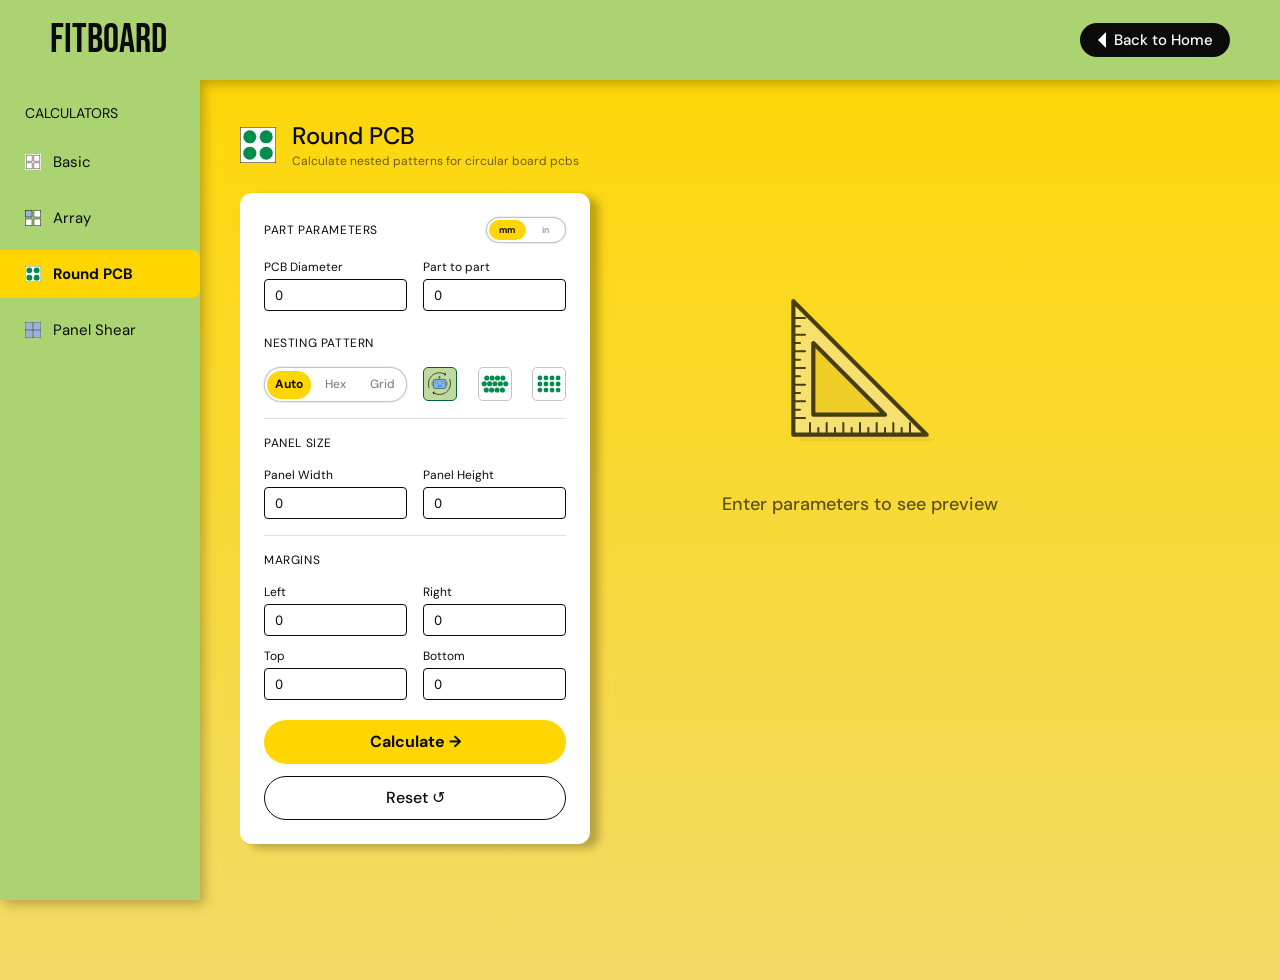
<file: round-part.html>
<!DOCTYPE html>
<html lang="en">

<head>
  <meta charset="UTF-8">
  <meta name="viewport" content="width=device-width, initial-scale=1.0">
  <title>FITBOARD — Basic Calculator</title>

  <!-- Google Fonts -->
  <link rel="preconnect" href="https://fonts.googleapis.com">
  <link rel="preconnect" href="https://fonts.gstatic.com" crossorigin>
  <link
    href="https://fonts.googleapis.com/css2?family=Bebas+Neue&family=DM+Sans:wght@400;500;700&family=Inter:wght@400&display=swap"
    rel="stylesheet">

  <!-- Stylesheets -->
  <link rel="stylesheet" href="css/basic.css?v=1.0.8">
  <link rel="stylesheet" href="css/array.css?v=1.0.8">
</head>

<body>

  <!-- ═══ L-SHAPE NAV & SIDEBAR CONTAINER ═══ -->
  <div class="l-shape">
    <!-- ═══ NAVBAR ═══ -->
    <nav class="navbar" role="navigation" aria-label="Main navigation">
      <a href="index.html" class="nav-logo">FITBOARD</a>
      <a href="index.html" class="back-home-btn">
        <img src="Assets/Triangle.svg" class="back-arrow" alt=""> Back to Home
      </a>
    </nav>

    <!-- ═══ SIDEBAR ═══ -->
    <aside class="sidebar">
      <div class="sidebar-label">CALCULATORS</div>
      <nav class="sidebar-menu">
        <a href="basic.html" class="sidebar-item" data-tab="basic">
          <img src="Assets/basic-icon.svg" class="sidebar-icon" alt="">
          <span>Basic</span>
        </a>
        <a href="array.html" class="sidebar-item" data-tab="array">
          <img src="Assets/array-icon.svg" class="sidebar-icon" alt="">
          <span>Array</span>
        </a>
        <a href="round-part.html" class="sidebar-item active" data-tab="round-part">
          <img src="Assets/round-icon.svg" class="sidebar-icon" alt="">
          <span>Round PCB</span>
        </a>
        <a href="panel-shear.html" class="sidebar-item" data-tab="panel-shear">
          <img src="Assets/shear-icon.svg" class="sidebar-icon" alt="">
          <span>Panel Shear</span>
        </a>
      </nav>
    </aside>
  </div>

  <!-- ═══ MAIN CONTENT AREA ═══ -->
  <main class="main-content">

    <!-- ─── Basic Panel ─── -->
    <div id="panel-basic" class="calc-panel">
      <div class="calc-wrapper">
        <!-- Title Block -->
        <div class="calc-title-block">
          <img src="Assets/basic-icon.svg" class="calc-icon" alt="Basic Calculator Icon" style="view-transition-name: basic-icon;">
          <div class="calc-title-text">
            <h2 class="calc-title" style="view-transition-name: basic-title;">Basic calculator</h2>
            <p class="calc-subtitle">Calculate how many individual parts fit on a panel</p>
          </div>
        </div>

        <!-- Main Calculator Layout Row -->
        <div class="basic-main-row">

          <!-- Entry Form -->
          <div class="entry-tab" id="entry-tab">
            <!-- PART PARAMETERS -->
            <div class="section-header-row">
              <p class="section-label" style="margin-bottom: 0;">PART PARAMETERS</p>
              <div class="toggle-switch" id="basic-pcb-unit-toggle">
                <div class="toggle-slider"></div>
                <span class="toggle-label mm active">mm</span>
                <span class="toggle-label in">in</span>
              </div>
            </div>
            <div class="input-row">
              <div class="input-group">
                <label class="input-label" id="lbl-basic-part-width">PCB Length</label>
                <input type="number" class="input-field" id="part-width" value="0" min="0">
              </div>
              <div class="input-group">
                <label class="input-label" id="lbl-basic-part-height">PCB Width</label>
                <input type="number" class="input-field" id="part-height" value="0" min="0">
              </div>
            </div>
            <div class="input-row">
              <div class="input-group">
                <label class="input-label" id="lbl-basic-spacing-x">Spacing X</label>
                <input type="number" class="input-field" id="spacing-x" value="0" min="0">
              </div>
              <div class="input-group">
                <label class="input-label" id="lbl-basic-spacing-y">Spacing Y</label>
                <input type="number" class="input-field" id="spacing-y" value="0" min="0">
              </div>
            </div>

            <div class="section-divider"></div>

            <!-- PANEL SIZE -->
            <p class="section-label">PANEL SIZE</p>
            <div class="input-row">
              <div class="input-group">
                <label class="input-label" id="lbl-basic-panel-width">Panel Width</label>
                <input type="number" class="input-field" id="panel-width" value="0" min="0">
              </div>
              <div class="input-group">
                <label class="input-label" id="lbl-basic-panel-height">Panel Height</label>
                <input type="number" class="input-field" id="panel-height" value="0" min="0">
              </div>
            </div>

            <div class="section-divider"></div>

            <!-- MARGINS -->
            <p class="section-label">MARGINS</p>
            <div class="input-row">
              <div class="input-group">
                <label class="input-label" id="lbl-basic-margin-left">Left</label>
                <input type="number" class="input-field" id="margin-left" value="0" min="0">
              </div>
              <div class="input-group">
                <label class="input-label" id="lbl-basic-margin-right">Right</label>
                <input type="number" class="input-field" id="margin-right" value="0" min="0">
              </div>
            </div>
            <div class="input-row">
              <div class="input-group">
                <label class="input-label" id="lbl-basic-margin-top">Top</label>
                <input type="number" class="input-field" id="margin-top" value="0" min="0">
              </div>
              <div class="input-group">
                <label class="input-label" id="lbl-basic-margin-bottom">Bottom</label>
                <input type="number" class="input-field" id="margin-bottom" value="0" min="0">
              </div>
            </div>

            <!-- Buttons -->
            <button class="btn-calculate" id="btn-calculate" type="button">
              Calculate →
            </button>
            <button class="btn-reset" id="btn-reset" type="button">
              Reset ↺
            </button>
          </div>

          <!-- Preview Column -->
          <div class="preview-column">
            <!-- Placeholder -->
            <div class="preview-placeholder" id="preview-placeholder">
              <svg class="placeholder-svg" width="200" height="200" viewBox="0 0 120 120" fill="none" xmlns="http://www.w3.org/2000/svg">
                <!-- Outer shadow -->
                <path d="M 20 20 L 20 100 L 100 100 Z" fill="#0B0B0B" opacity="0.06" transform="translate(4, 4)"/>
                <!-- Set square body -->
                <path d="M 20 20 L 20 100 L 100 100 Z M 32 45 L 75 88 L 32 88 Z" fill="rgba(255, 255, 255, 0.45)" stroke="#0B0B0B" stroke-width="2.5" stroke-linejoin="round" fill-rule="evenodd"/>
                <!-- Left ruler ticks -->
                <path d="M 20 30 H 27 M 20 35 H 24 M 20 40 H 27 M 20 45 H 24 M 20 50 H 27 M 20 55 H 24 M 20 60 H 27 M 20 65 H 24 M 20 70 H 27 M 20 75 H 24 M 20 80 H 27 M 20 85 H 24 M 20 90 H 27" stroke="#0B0B0B" stroke-width="1.2" stroke-linecap="round"/>
                <!-- Bottom ruler ticks -->
                <path d="M 30 100 V 93 M 35 100 V 96 M 40 100 V 93 M 45 100 V 96 M 50 100 V 93 M 55 100 V 96 M 60 100 V 93 M 65 100 V 96 M 70 100 V 93 M 75 100 V 96 M 80 100 V 93 M 85 100 V 96 M 90 100 V 93" stroke="#0B0B0B" stroke-width="1.2" stroke-linecap="round"/>
              </svg>
              <p class="placeholder-text">Enter parameters to see preview</p>
            </div>

            <!-- Results Heading -->
            <p class="preview-heading" id="results-heading" style="display: none;">RESULT:</p>

            <!-- Results Cards Row -->
            <div class="results-row" id="results-row" style="display: none;">
              <div class="result-card">
                <span class="result-value" id="result-panel">12"×18"</span>
                <span class="result-label">Panel</span>
              </div>
              <div class="result-card">
                <span class="result-value" id="result-units">0</span>
                <span class="result-label">Units per panel</span>
              </div>
              <div class="result-card">
                <span class="result-value" id="result-util">0%</span>
                <span class="result-label">Utilization</span>
              </div>
            </div>

            <div class="preview-header-row" id="preview-heading" style="display: none;">
              <p class="preview-heading">PREVIEW:</p>
              <div class="export-container" id="export-container-basic">
                <button class="download-trigger-btn" id="download-trigger-basic" title="Export Options">
                  <svg width="13" height="11" viewBox="0 0 13 11" fill="none" xmlns="http://www.w3.org/2000/svg">
                    <path d="M0.5 6.5V9.5H12.5V6.5" stroke="currentColor" stroke-linecap="round"/>
                    <path d="M6.5 9.5V1.5" stroke="currentColor" stroke-linecap="round"/>
                    <path d="M3.5 4.5L6.5 1.5L9.5 4.5" stroke="currentColor" stroke-linecap="round"/>
                  </svg>
                </button>
                <div class="export-dropdown" id="export-dropdown-basic">
                  <button class="export-item" id="export-dxf-basic">
                    <img src="Assets/DXF ICON.svg" class="export-icon" alt="">
                    <span>DXF Export</span>
                  </button>
                  <button class="export-item" id="export-pdf-basic">
                    <img src="Assets/PDF ICON.svg" class="export-icon" alt="">
                    <span>PDF Export</span>
                  </button>
                  <button class="export-item" id="export-png-basic">
                    <img src="Assets/PNG ICON.svg" class="export-icon" alt="">
                    <span>PNG Export</span>
                  </button>
                </div>
              </div>
            </div>

            <!-- Preview Canvas Wrap -->
            <div class="preview-canvas-wrap" id="preview-canvas-wrap" style="display: none;">
              <canvas id="pcb-canvas" width="480" height="576"></canvas>
            </div>

            <!-- Breakdown Table -->
            <div class="breakdown-table">
              <p class="breakdown-label">Breakdown</p>
              <div class="breakdown-grid">
                <span class="bd-key">Part Size</span>
                <span class="bd-val" id="bd-part-size">0" × 0"</span>

                <span class="bd-key">Parts per panel</span>
                <span class="bd-val" id="bd-parts">0 × 0 (0 total)</span>

                <span class="bd-key">Utilization</span>
                <span class="bd-val" id="bd-util">0%</span>

                <span class="bd-key">Left Margin</span>
                <span class="bd-val" id="bd-left">0mm</span>

                <span class="bd-key">Right Margin</span>
                <span class="bd-val" id="bd-right">0mm</span>

                <span class="bd-key">Top Margin</span>
                <span class="bd-val" id="bd-top">0mm</span>

                <span class="bd-key">Bottom Margin</span>
                <span class="bd-val" id="bd-bottom">0mm</span>
              </div>
            </div>
          </div>

          <!-- Other Sizes Column -->
          <div class="other-sizes-column" id="other-sizes-column" style="display: none;">
            <p class="preview-heading">OTHER SIZES:</p>
            <div id="other-sizes-list" class="other-sizes-list"></div>
          </div>

        </div>
      </div>
    </div>

    <!-- ─── Array Panel ─── -->
    <div id="panel-array" class="calc-panel">
      <div class="calc-wrapper">
        <!-- Title Block -->
        <div class="calc-title-block">
          <img src="Assets/array-icon.svg" class="calc-icon" alt="Array Calculator Icon" style="view-transition-name: array-icon;">
          <div class="calc-title-text">
            <h2 class="calc-title" style="view-transition-name: array-title;">Array calculator</h2>
            <p class="calc-subtitle">Build your Array, then fit it on a panel</p>
          </div>
        </div>

        <!-- Main Calculator Layout Row -->
        <div class="basic-main-row">

          <!-- Entry Form -->
          <div class="entry-tab" id="array-entry-tab">
            <!-- PCB SIZE -->
            <div class="section-header-row">
              <p class="section-label" style="margin-bottom: 0;">PCB SIZE</p>
              <div class="toggle-switch" id="pcb-unit-toggle">
                <div class="toggle-slider"></div>
                <span class="toggle-label mm active">mm</span>
                <span class="toggle-label in">in</span>
              </div>
            </div>
            <div class="input-row">
              <div class="input-group">
                <label class="input-label" id="lbl-array-part-width">PCB Length</label>
                <input type="number" class="input-field" id="array-part-width" value="0" min="0">
              </div>
              <div class="input-group">
                <label class="input-label" id="lbl-array-part-height">PCB Width</label>
                <input type="number" class="input-field" id="array-part-height" value="0" min="0">
              </div>
            </div>

            <div class="section-divider"></div>

            <!-- ARRAY CONFIGURATION -->
            <p class="section-label">ARRAY CONFIGURATION</p>
            <div class="input-row">
              <div class="input-group">
                <label class="input-label">Rows</label>
                <div class="stepper-box">
                  <button type="button" class="stepper-btn" id="btn-rows-dec">−</button>
                  <input type="number" class="stepper-input" id="array-rows" value="1" min="1" readonly>
                  <button type="button" class="stepper-btn" id="btn-rows-inc">+</button>
                </div>
              </div>
              <div class="input-group">
                <label class="input-label">Columns</label>
                <div class="stepper-box">
                  <button type="button" class="stepper-btn" id="btn-cols-dec">−</button>
                  <input type="number" class="stepper-input" id="array-cols" value="1" min="1" readonly>
                  <button type="button" class="stepper-btn" id="btn-cols-inc">+</button>
                </div>
              </div>
            </div>
            <div class="input-row">
              <div class="input-group">
                <label class="input-label" id="lbl-array-spacing">Part-to-part</label>
                <input type="number" class="input-field" id="array-spacing" value="0" min="0">
              </div>
            </div>

            <div class="section-divider"></div>

            <!-- RAIL -->
            <p class="section-label">RAIL</p>
            <div class="input-row">
              <div class="input-group">
                <label class="input-label" id="lbl-array-rail-left">Rail Left</label>
                <input type="number" class="input-field" id="array-rail-left" value="0" min="0">
              </div>
              <div class="input-group">
                <label class="input-label" id="lbl-array-rail-right">Rail Right</label>
                <input type="number" class="input-field" id="array-rail-right" value="0" min="0">
              </div>
            </div>
            <div class="input-row">
              <div class="input-group">
                <label class="input-label" id="lbl-array-rail-top">Rail Top</label>
                <input type="number" class="input-field" id="array-rail-top" value="0" min="0">
              </div>
              <div class="input-group">
                <label class="input-label" id="lbl-array-rail-bottom">Rail Bottom</label>
                <input type="number" class="input-field" id="array-rail-bottom" value="0" min="0">
              </div>
            </div>

            <!-- Reset Button -->
            <button class="btn-reset" id="btn-array-reset" type="button" style="margin-top: 16px;">
              Reset ↺
            </button>
          </div>

          <!-- Preview Column (Middle) -->
          <div class="preview-column">
            <!-- Placeholder -->
            <div class="preview-placeholder" id="array-preview-placeholder">
              <svg class="placeholder-svg" width="200" height="200" viewBox="0 0 120 120" fill="none" xmlns="http://www.w3.org/2000/svg">
                <path d="M 20 20 L 20 100 L 100 100 Z" fill="#0B0B0B" opacity="0.06" transform="translate(4, 4)"/>
                <path d="M 20 20 L 20 100 L 100 100 Z M 32 45 L 75 88 L 32 88 Z" fill="rgba(255, 255, 255, 0.45)" stroke="#0B0B0B" stroke-width="2.5" stroke-linejoin="round" fill-rule="evenodd"/>
                <path d="M 20 30 H 27 M 20 35 H 24 M 20 40 H 27 M 20 45 H 24 M 20 50 H 27 M 20 55 H 24 M 20 60 H 27 M 20 65 H 24 M 20 70 H 27 M 20 75 H 24 M 20 80 H 27 M 20 85 H 24 M 20 90 H 27" stroke="#0B0B0B" stroke-width="1.2" stroke-linecap="round"/>
                <path d="M 30 100 V 93 M 35 100 V 96 M 40 100 V 93 M 45 100 V 96 M 50 100 V 93 M 55 100 V 96 M 60 100 V 93 M 65 100 V 96 M 70 100 V 93 M 75 100 V 96 M 80 100 V 93 M 85 100 V 96 M 90 100 V 93" stroke="#0B0B0B" stroke-width="1.2" stroke-linecap="round"/>
              </svg>
              <p class="placeholder-text">Enter parameters to see preview</p>
            </div>

            <div class="preview-header-row" id="array-preview-heading" style="display: none;">
              <p class="preview-heading">ARRAY PREVIEW:</p>
              <div class="export-container" id="export-container-array">
                <button class="download-trigger-btn" id="download-trigger-array" title="Export Options">
                  <svg width="13" height="11" viewBox="0 0 13 11" fill="none" xmlns="http://www.w3.org/2000/svg">
                    <path d="M0.5 6.5V9.5H12.5V6.5" stroke="currentColor" stroke-linecap="round"/>
                    <path d="M6.5 9.5V1.5" stroke="currentColor" stroke-linecap="round"/>
                    <path d="M3.5 4.5L6.5 1.5L9.5 4.5" stroke="currentColor" stroke-linecap="round"/>
                  </svg>
                </button>
                <div class="export-dropdown" id="export-dropdown-array">
                  <button class="export-item" id="export-dxf-array">
                    <img src="Assets/DXF ICON.svg" class="export-icon" alt="">
                    <span>DXF Export</span>
                  </button>
                  <button class="export-item" id="export-pdf-array">
                    <img src="Assets/PDF ICON.svg" class="export-icon" alt="">
                    <span>PDF Export</span>
                  </button>
                  <button class="export-item" id="export-png-array">
                    <img src="Assets/PNG ICON.svg" class="export-icon" alt="">
                    <span>PNG Export</span>
                  </button>
                </div>
              </div>
            </div>

            <!-- Preview Canvas Wrap -->
            <div class="preview-canvas-wrap" id="array-preview-canvas-wrap" style="display: none;">
              <canvas id="array-canvas" width="480" height="576"></canvas>
            </div>

            <!-- Result Bar below canvas -->
            <div class="array-result-bar" id="array-result-bar" style="display: none;">
              <div class="array-result-group">
                <div class="array-result-title">Array Size (Calculated)</div>
                <div class="array-result-value-wrapper">
                  <span class="array-size-val-num" id="array-size-val">0 x 0</span>
                  <span class="array-result-unit" id="array-result-unit">mm</span>
                </div>
              </div>
              <div class="array-result-group" style="align-items: flex-end;">
                <div class="array-result-title">Configuration</div>
                <div class="array-result-value" id="array-pcbs-val">1 x 1</div>
                <div class="array-result-title" id="array-pcbs-label">1 PCBs per Array</div>
              </div>
            </div>

            <!-- ─── CALCULATE PANEL FIT (Collapsible) ─── -->
            <div class="collapsible-card" id="calc-panel-card" style="display: none;">
              <button type="button" class="collapsible-header" id="btn-toggle-panel-fit">
                <div class="collapsible-header-left">
                  <span class="collapsible-plus-icon">+</span>
                  <div class="collapsible-header-text">
                    <span class="collapsible-title">Calculate panel fit</span>
                    <span class="collapsible-subtitle">How many Arrays fit on panel?</span>
                  </div>
                </div>
                <img src="Assets/Triangle.svg" class="collapsible-caret" alt="">
              </button>
              <div class="collapsible-content" id="panel-fit-content">
                
                <!-- PANEL SIZE -->
                <div class="section-header-row" style="margin-top: -4px;">
                  <p class="section-label" style="margin-bottom: 0;">PANEL SIZE</p>
                  <div class="toggle-switch unit-in" id="panel-unit-toggle">
                    <div class="toggle-slider"></div>
                    <span class="toggle-label mm">mm</span>
                    <span class="toggle-label in active">in</span>
                  </div>
                </div>
                <p class="section-desc">Array size is auto-filled. Enter your panel dimensions.</p>
                <div class="input-row" style="margin-top: -6px;">
                  <div class="input-group">
                    <label class="input-label" id="lbl-panel-width">Panel Length</label>
                    <input type="number" class="input-field" id="array-panel-width" value="0" min="0">
                  </div>
                  <div class="input-group">
                    <label class="input-label" id="lbl-panel-height">Panel Width</label>
                    <input type="number" class="input-field" id="array-panel-height" value="0" min="0">
                  </div>
                </div>

                <div class="input-row" style="margin-top: 6px;">
                  <div class="input-group">
                    <label class="input-label" id="lbl-array-to-array-spacing">Array to Array spacing</label>
                    <input type="number" class="input-field" id="array-to-array-spacing" value="0" min="0">
                  </div>
                </div>

                <div class="section-divider" style="margin-top: 2px; margin-bottom: 2px;"></div>

                <!-- MARGINS -->
                <p class="section-label" style="margin-top: -4px;">MARGINS</p>
                <div class="input-row" style="margin-top: -6px;">
                  <div class="input-group">
                    <label class="input-label" id="lbl-margin-left">Left</label>
                    <input type="number" class="input-field" id="array-margin-left" value="0" min="0">
                  </div>
                  <div class="input-group">
                    <label class="input-label" id="lbl-margin-right">Right</label>
                    <input type="number" class="input-field" id="array-margin-right" value="0" min="0">
                  </div>
                </div>
                <div class="input-row" style="margin-top: 6px;">
                  <div class="input-group">
                    <label class="input-label" id="lbl-margin-top">Top</label>
                    <input type="number" class="input-field" id="array-margin-top" value="0" min="0">
                  </div>
                  <div class="input-group">
                    <label class="input-label" id="lbl-margin-bottom">Bottom</label>
                    <input type="number" class="input-field" id="array-margin-bottom" value="0" min="0">
                  </div>
                </div>

                <div class="button-row" style="display: flex; gap: 16px; margin-top: 4px;">
                  <button class="btn-calculate" id="btn-panel-fit-calculate" type="button" style="flex: 1; margin-top: 0;">
                    Calculate →
                  </button>
                  <button class="btn-reset" id="btn-panel-fit-reset" type="button" style="flex: 1;">
                    Reset ↻
                  </button>
                </div>
              </div>
            </div>
          </div>

          <!-- Panel Preview Column (Right) -->
          <div class="panel-preview-column" id="array-panel-preview-column" style="display: none;">
            <div class="preview-header-row" style="width: 100%;">
              <p class="preview-heading">PANEL PREVIEW:</p>
              <div class="export-container" id="export-container-array-panel">
                <button class="download-trigger-btn" id="download-trigger-array-panel" title="Export Options">
                  <svg width="13" height="11" viewBox="0 0 13 11" fill="none" xmlns="http://www.w3.org/2000/svg">
                    <path d="M0.5 6.5V9.5H12.5V6.5" stroke="currentColor" stroke-linecap="round"/>
                    <path d="M6.5 9.5V1.5" stroke="currentColor" stroke-linecap="round"/>
                    <path d="M3.5 4.5L6.5 1.5L9.5 4.5" stroke="currentColor" stroke-linecap="round"/>
                  </svg>
                </button>
                <div class="export-dropdown" id="export-dropdown-array-panel">
                  <button class="export-item" id="export-dxf-array-panel">
                    <img src="Assets/DXF ICON.svg" class="export-icon" alt="">
                    <span>DXF Export</span>
                  </button>
                  <button class="export-item" id="export-pdf-array-panel">
                    <img src="Assets/PDF ICON.svg" class="export-icon" alt="">
                    <span>PDF Export</span>
                  </button>
                  <button class="export-item" id="export-png-array-panel">
                    <img src="Assets/PNG ICON.svg" class="export-icon" alt="">
                    <span>PNG Export</span>
                  </button>
                </div>
              </div>
            </div>

            <!-- Panel Canvas Wrap -->
            <div class="preview-canvas-wrap" id="array-panel-canvas-wrap">
              <canvas id="array-panel-canvas" width="480" height="576"></canvas>
            </div>

            <!-- Results Heading -->
            <p class="preview-heading" id="array-results-heading" style="margin-top: 20px; margin-bottom: 8px;">RESULT:</p>

            <!-- Results Cards Row -->
            <div class="results-row" id="array-results-row">
              <div class="result-card">
                <span class="result-value" id="array-result-panel-size">0"×0"</span>
                <span class="result-label">Panel</span>
              </div>
              <div class="result-card">
                <span class="result-value" id="array-result-units">0</span>
                <span class="result-label">Arrays per panel</span>
              </div>
              <div class="result-card">
                <span class="result-value" id="array-result-util">0%</span>
                <span class="result-label">Utilization</span>
              </div>
            </div>

            <!-- Breakdown Table -->
            <div class="breakdown-table" id="array-breakdown-table">
              <p class="breakdown-label">Breakdown</p>
              <div class="breakdown-grid">
                <span class="bd-key">Array size</span>
                <span class="bd-val" id="array-bd-array-size">0" × 0"</span>

                <span class="bd-key">No.of Arrays</span>
                <span class="bd-val" id="array-bd-arrays">0 × 0 (0 total)</span>

                <span class="bd-key">Utilization</span>
                <span class="bd-val" id="array-bd-util">0%</span>

                <span class="bd-key">Left margin</span>
                <span class="bd-val" id="array-bd-left">0mm</span>

                <span class="bd-key">Right margin</span>
                <span class="bd-val" id="array-bd-right">0mm</span>

                <span class="bd-key">Top margin</span>
                <span class="bd-val" id="array-bd-top">0mm</span>

                <span class="bd-key">Bottom margin</span>
                <span class="bd-val" id="array-bd-bottom">0mm</span>
              </div>
            </div>
          </div>


        </div>
      </div>
    </div>

    <!-- ─── Round Part Panel ─── -->
    <div id="panel-round-part" class="calc-panel active show">
      <div class="calc-wrapper">
        <!-- Title Block -->
        <div class="calc-title-block">
          <img src="Assets/round-icon.svg" class="calc-icon" alt="Round PCB Icon" style="view-transition-name: round-icon;">
          <div class="calc-title-text">
            <h2 class="calc-title" style="view-transition-name: round-title;">Round PCB</h2>
            <p class="calc-subtitle">Calculate nested patterns for circular board pcbs</p>
          </div>
        </div>

        <!-- Main Calculator Layout Row -->
        <div class="basic-main-row">

          <!-- Entry Form -->
          <div class="entry-tab" id="round-entry-tab">
            <!-- PART PARAMETERS -->
            <div class="section-header-row">
              <p class="section-label" style="margin-bottom: 0;">PART PARAMETERS</p>
              <div class="toggle-switch" id="round-pcb-unit-toggle">
                <div class="toggle-slider"></div>
                <span class="toggle-label mm active">mm</span>
                <span class="toggle-label in">in</span>
              </div>
            </div>
            <div class="input-row">
              <div class="input-group">
                <label class="input-label" id="lbl-round-diameter">PCB Diameter</label>
                <input type="number" class="input-field" id="round-diameter" value="0" min="0">
              </div>
              <div class="input-group">
                <label class="input-label" id="lbl-round-spacing">Part to part</label>
                <input type="number" class="input-field" id="round-spacing" value="0" min="0">
              </div>
            </div>

            <!-- NESTING PATTERN -->
            <p class="section-label" style="margin-top: 12px;">NESTING PATTERN</p>
            <div class="nesting-pattern-row input-row" style="align-items: center;">
              <!-- Toggle Pill Selector -->
              <div class="toggle-switch nesting-toggle pattern-auto" id="round-nesting-toggle">
                <div class="nesting-slider"></div>
                <span class="toggle-label nesting-option active" data-pattern="auto">Auto</span>
                <span class="toggle-label nesting-option" data-pattern="hex">Hex</span>
                <span class="toggle-label nesting-option" data-pattern="grid">Grid</span>
              </div>
              <!-- Mini Icon Set -->
              <div class="nesting-icons">
                <div class="nesting-icon-box active" id="nesting-icon-auto" title="Auto Nesting">
                  <img src="Assets/AUTO ICON.svg" alt="Auto Icon" style="width: 18px; height: 18px; display: block;">
                </div>
                <div class="nesting-icon-box" id="nesting-icon-hex" title="Hexagonal Nesting">
                  <img src="Assets/Hex icon.svg" alt="Hex Icon" style="width: 18px; height: 18px; display: block;">
                </div>
                <div class="nesting-icon-box" id="nesting-icon-grid" title="Grid Nesting">
                  <img src="Assets/Grid Icon.svg" alt="Grid Icon" style="width: 18px; height: 18px; display: block;">
                </div>
              </div>
            </div>

            <div class="section-divider"></div>

            <!-- PANEL SIZE -->
            <p class="section-label">PANEL SIZE</p>
            <div class="input-row">
              <div class="input-group">
                <label class="input-label" id="lbl-round-panel-width">Panel Width</label>
                <input type="number" class="input-field" id="round-panel-width" value="0" min="0">
              </div>
              <div class="input-group">
                <label class="input-label" id="lbl-round-panel-height">Panel Height</label>
                <input type="number" class="input-field" id="round-panel-height" value="0" min="0">
              </div>
            </div>

            <div class="section-divider"></div>

            <!-- MARGINS -->
            <p class="section-label">MARGINS</p>
            <div class="input-row">
              <div class="input-group">
                <label class="input-label" id="lbl-round-margin-left">Left</label>
                <input type="number" class="input-field" id="round-margin-left" value="0" min="0">
              </div>
              <div class="input-group">
                <label class="input-label" id="lbl-round-margin-right">Right</label>
                <input type="number" class="input-field" id="round-margin-right" value="0" min="0">
              </div>
            </div>
            <div class="input-row">
              <div class="input-group">
                <label class="input-label" id="lbl-round-margin-top">Top</label>
                <input type="number" class="input-field" id="round-margin-top" value="0" min="0">
              </div>
              <div class="input-group">
                <label class="input-label" id="lbl-round-margin-bottom">Bottom</label>
                <input type="number" class="input-field" id="round-margin-bottom" value="0" min="0">
              </div>
            </div>

            <!-- Buttons -->
            <button class="btn-calculate" id="btn-round-calculate" type="button">
              Calculate →
            </button>
            <button class="btn-reset" id="btn-round-reset" type="button">
              Reset ↺
            </button>
          </div>

          <!-- Preview Column -->
          <div class="preview-column">
            <!-- Placeholder -->
            <div class="preview-placeholder" id="round-preview-placeholder">
              <svg class="placeholder-svg" width="200" height="200" viewBox="0 0 120 120" fill="none" xmlns="http://www.w3.org/2000/svg">
                <!-- Outer shadow -->
                <path d="M 20 20 L 20 100 L 100 100 Z" fill="#0B0B0B" opacity="0.06" transform="translate(4, 4)"/>
                <!-- Set square body -->
                <path d="M 20 20 L 20 100 L 100 100 Z M 32 45 L 75 88 L 32 88 Z" fill="rgba(255, 255, 255, 0.45)" stroke="#0B0B0B" stroke-width="2.5" stroke-linejoin="round" fill-rule="evenodd"/>
                <!-- Left ruler ticks -->
                <path d="M 20 30 H 27 M 20 35 H 24 M 20 40 H 27 M 20 45 H 24 M 20 50 H 27 M 20 55 H 24 M 20 60 H 27 M 20 65 H 24 M 20 70 H 27 M 20 75 H 24 M 20 80 H 27 M 20 85 H 24 M 20 90 H 27" stroke="#0B0B0B" stroke-width="1.2" stroke-linecap="round"/>
                <!-- Bottom ruler ticks -->
                <path d="M 30 100 V 93 M 35 100 V 96 M 40 100 V 93 M 45 100 V 96 M 50 100 V 93 M 55 100 V 96 M 60 100 V 93 M 65 100 V 96 M 70 100 V 93 M 75 100 V 96 M 80 100 V 93 M 85 100 V 96 M 90 100 V 93" stroke="#0B0B0B" stroke-width="1.2" stroke-linecap="round"/>
              </svg>
              <p class="placeholder-text">Enter parameters to see preview</p>
            </div>

            <!-- Results Heading -->
            <p class="preview-heading" id="round-results-heading" style="display: none;">RESULT:</p>

            <!-- Results Cards Row -->
            <div class="results-row" id="round-results-row" style="display: none;">
              <div class="result-card">
                <span class="result-value" id="round-result-panel">12"×18"</span>
                <span class="result-label">Panel</span>
              </div>
              <div class="result-card">
                <span class="result-value" id="round-result-units">0</span>
                <span class="result-label">Units per panel</span>
              </div>
              <div class="result-card">
                <span class="result-value" id="round-result-util">0%</span>
                <span class="result-label">Utilization</span>
              </div>
            </div>

            <div class="preview-header-row" id="round-preview-heading" style="display: none;">
              <p class="preview-heading">PREVIEW:</p>
              <div class="export-container" id="export-container-round">
                <button class="download-trigger-btn" id="download-trigger-round" title="Export Options">
                  <svg width="13" height="11" viewBox="0 0 13 11" fill="none" xmlns="http://www.w3.org/2000/svg">
                    <path d="M0.5 6.5V9.5H12.5V6.5" stroke="currentColor" stroke-linecap="round"/>
                    <path d="M6.5 9.5V1.5" stroke="currentColor" stroke-linecap="round"/>
                    <path d="M3.5 4.5L6.5 1.5L9.5 4.5" stroke="currentColor" stroke-linecap="round"/>
                  </svg>
                </button>
                <div class="export-dropdown" id="export-dropdown-round">
                  <button class="export-item" id="export-dxf-round">
                    <img src="Assets/DXF ICON.svg" class="export-icon" alt="">
                    <span>DXF Export</span>
                  </button>
                  <button class="export-item" id="export-pdf-round">
                    <img src="Assets/PDF ICON.svg" class="export-icon" alt="">
                    <span>PDF Export</span>
                  </button>
                  <button class="export-item" id="export-png-round">
                    <img src="Assets/PNG ICON.svg" class="export-icon" alt="">
                    <span>PNG Export</span>
                  </button>
                </div>
              </div>
            </div>

            <!-- Preview Canvas Wrap -->
            <div class="preview-canvas-wrap" id="round-preview-canvas-wrap" style="display: none;">
              <canvas id="round-pcb-canvas" width="480" height="576"></canvas>
            </div>

            <!-- Breakdown Table -->
            <div class="breakdown-table" id="round-breakdown-table">
              <p class="breakdown-label">Breakdown</p>
              <div class="breakdown-grid">
                <span class="bd-key">Part size</span>
                <span class="bd-val" id="round-bd-part-size">Ø 0"</span>

                <span class="bd-key">Parts</span>
                <span class="bd-val" id="round-bd-parts">0 (0 total)</span>

                <span class="bd-key">Utilization</span>
                <span class="bd-val" id="round-bd-util">0%</span>

                <span class="bd-key">Left margin</span>
                <span class="bd-val" id="round-bd-left">0mm</span>

                <span class="bd-key">Right margin</span>
                <span class="bd-val" id="round-bd-right">0mm</span>

                <span class="bd-key">Top margin</span>
                <span class="bd-val" id="round-bd-top">0mm</span>

                <span class="bd-key">Bottom margin</span>
                <span class="bd-val" id="round-bd-bottom">0mm</span>
              </div>
            </div>
          </div>

          <!-- Other Sizes Column -->
          <div class="other-sizes-column" id="round-other-sizes-column" style="display: none;">
            <p class="preview-heading">OTHER SIZES:</p>
            <div id="round-other-sizes-list" class="other-sizes-list"></div>
          </div>

        </div>
      </div>
    </div>

    <div id="panel-panel-shear" class="calc-panel">
      <div class="calc-wrapper">
        <!-- Title Block -->
        <div class="calc-title-block">
          <img src="Assets/shear-icon.svg" class="calc-icon" alt="Shear Icon" style="view-transition-name: shear-icon;">
          <div class="calc-title-text">
            <h2 class="calc-title" style="view-transition-name: shear-title;">Panel Shear calculator</h2>
            <p class="calc-subtitle">Cut production panels from a bigger sheet</p>
          </div>
        </div>

        <!-- Main Calculator Layout Row -->
        <div class="basic-main-row">

          <!-- Entry Form -->
          <div class="entry-tab" id="shear-entry-tab">
            <!-- MATERIAL -->
            <div class="section-header-row" style="position: relative; justify-content: center; min-height: 34px; margin-bottom: 12px;">
              <p class="section-label" style="position: absolute; left: 0; margin-bottom: 0; margin-top: 0; line-height: 34px;">MATERIAL</p>
              <div class="toggle-switch material-toggle" id="shear-material-toggle">
                <div class="toggle-slider"></div>
                <span class="toggle-label active" data-material="rigid">Rigid</span>
                <span class="toggle-label" data-material="flex">Flex</span>
              </div>
            </div>

            <!-- RAW SHEET SIZE -->
            <div class="section-header-row">
              <p class="section-label" style="margin-bottom: 0;">RAW SHEET SIZE</p>
              <div class="toggle-switch shear-unit-toggle unit-in" id="shear-unit-toggle">
                <div class="toggle-slider"></div>
                <span class="toggle-label mm">mm</span>
                <span class="toggle-label in active">in</span>
              </div>
            </div>
            <div class="input-row">
              <div class="input-group">
                <label class="input-label" id="lbl-shear-sheet-width">Length</label>
                <input type="number" class="input-field" id="shear-sheet-width" value="0" min="0">
              </div>
              <div class="input-group">
                <label class="input-label" id="lbl-shear-sheet-height">Width</label>
                <input type="number" class="input-field" id="shear-sheet-height" value="0" min="0">
              </div>
            </div>

            <!-- GRAIN DIRECTION (Flex only) -->
            <div id="shear-grain-section" style="display: none; margin-top: 12px;">
              <p class="section-label" style="margin-bottom: 8px;">GRAIN DIRECTION</p>
              <div class="input-row" style="margin-bottom: 12px;">
                <button type="button" class="grain-btn active" id="btn-grain-length">
                  Along Length &rarr;
                </button>
                <button type="button" class="grain-btn" id="btn-grain-width">
                  Along Width &uarr;
                </button>
              </div>
            </div>

            <div class="section-divider"></div>

            <!-- PRODUCTION PANEL SIZE -->
            <p class="section-label">PRODUCTION PANEL SIZE</p>
            <div class="input-row">
              <div class="input-group">
                <label class="input-label" id="lbl-shear-panel-width">Panel Length</label>
                <input type="number" class="input-field" id="shear-panel-width" value="0" min="0">
              </div>
              <div class="input-group">
                <label class="input-label" id="lbl-shear-panel-height">Panel Width</label>
                <input type="number" class="input-field" id="shear-panel-height" value="0" min="0">
              </div>
            </div>
             <!-- Buttons -->
            <button class="btn-calculate" id="btn-shear-calculate" type="button" style="font-family: 'DM Sans', sans-serif; font-size: 16px; font-weight: 700; display: flex; align-items: center; justify-content: center; gap: 4px;">
              Cut
              <img src="Assets/Cut icon (1).svg" alt="Cut Icon" style="width: 26px; height: 13px; display: inline-block;">
            </button>
            <button class="btn-reset" id="btn-shear-reset" type="button">
              Reset ↺
            </button>
          </div>

          <!-- Preview Column -->
          <div class="preview-column">
            <!-- Placeholder -->
            <div class="preview-placeholder" id="shear-preview-placeholder">
              <svg class="placeholder-svg" width="200" height="200" viewBox="0 0 120 120" fill="none" xmlns="http://www.w3.org/2000/svg">
                <!-- Outer shadow -->
                <path d="M 20 20 L 20 100 L 100 100 Z" fill="#0B0B0B" opacity="0.06" transform="translate(4, 4)"/>
                <!-- Set square body -->
                <path d="M 20 20 L 20 100 L 100 100 Z M 32 45 L 75 88 L 32 88 Z" fill="rgba(255, 255, 255, 0.45)" stroke="#0B0B0B" stroke-width="2.5" stroke-linejoin="round" fill-rule="evenodd"/>
                <!-- Left ruler ticks -->
                <path d="M 20 30 H 27 M 20 35 H 24 M 20 40 H 27 M 20 45 H 24 M 20 50 H 27 M 20 55 H 24 M 20 60 H 27 M 20 65 H 24 M 20 70 H 27 M 20 75 H 24 M 20 80 H 27 M 20 85 H 24 M 20 90 H 27" stroke="#0B0B0B" stroke-width="1.2" stroke-linecap="round"/>
                <!-- Bottom ruler ticks -->
                <path d="M 30 100 V 93 M 35 100 V 96 M 40 100 V 93 M 45 100 V 96 M 50 100 V 93 M 55 100 V 96 M 60 100 V 93 M 65 100 V 96 M 70 100 V 93 M 75 100 V 96 M 80 100 V 93 M 85 100 V 96 M 90 100 V 93" stroke="#0B0B0B" stroke-width="1.2" stroke-linecap="round"/>
              </svg>
              <p class="placeholder-text">Enter parameters to see preview</p>
            </div>

            <div class="preview-header-row" id="shear-preview-heading" style="display: none;">
              <p class="preview-heading">PREVIEW:</p>
            </div>

            <!-- Preview Canvas Wrap -->
            <div class="preview-canvas-wrap" id="shear-preview-canvas-wrap" style="display: none;">
              <canvas id="shear-canvas" width="480" height="576"></canvas>
            </div>
          </div>

          <!-- Result & Breakdown Column -->
          <div class="preview-column" id="shear-result-column" style="display: none; min-width: 380px;">
            <!-- Results Heading -->
            <p class="preview-heading" id="shear-results-heading">RESULT:</p>

            <!-- Results Cards Row -->
            <div class="results-row" id="shear-results-row">
              <div class="result-card">
                <span class="result-value" id="shear-result-panel">12"×18"</span>
                <span class="result-label">Production Panel</span>
              </div>
              <div class="result-card">
                <span class="result-value" id="shear-result-units">0</span>
                <span class="result-label">Panels per sheet</span>
              </div>
              <div class="result-card">
                <span class="result-value" id="shear-result-util">0%</span>
                <span class="result-label">Scrap</span>
              </div>
            </div>

            <!-- Breakdown Table -->
            <div class="breakdown-table" id="shear-breakdown-table" style="display: block;">
              <p class="breakdown-label">Breakdown</p>
              <div class="breakdown-grid">
                <span class="bd-key">Sheet size</span>
                <span class="bd-val" id="shear-bd-sheet-size">0" × 0"</span>

                <span class="bd-key">Panels per sheet</span>
                <span class="bd-val" id="shear-bd-panels">0 × 0 (0 total)</span>

                <span class="bd-key">Utilization %</span>
                <span class="bd-val" id="shear-bd-util">0%</span>

                <span class="bd-key">Scrap %</span>
                <span class="bd-val" id="shear-bd-scrap">0%</span>

                <span class="bd-key">Total cuts</span>
                <span class="bd-val" id="shear-bd-total-cuts">0 No's</span>

                <span class="bd-key">Vertical cuts</span>
                <span class="bd-val" id="shear-bd-vertical-cuts">0 No's</span>

                <span class="bd-key">Horizontal cuts</span>
                <span class="bd-val" id="shear-bd-horizontal-cuts">0 No's</span>
              </div>
            </div>
          </div>

        </div>
      </div>
    </div>

  </main>

  <script>
// ─── TAB SWITCHING LOGIC ───
document.addEventListener('DOMContentLoaded', () => {
  const sidebarItems = document.querySelectorAll('.sidebar-item');
  const panels = document.querySelectorAll('.calc-panel');

  function switchTab(tabId) {
    sidebarItems.forEach(i => {
      if (i.getAttribute('data-tab') === tabId) {
        i.classList.add('active');
      } else {
        i.classList.remove('active');
      }
    });

    panels.forEach(panel => {
      if (panel.id === `panel-${tabId}`) {
        panel.classList.add('active');
        panel.offsetHeight; // trigger reflow
        panel.classList.add('show');
      } else {
        panel.classList.remove('show');
        setTimeout(() => {
          if (!panel.classList.contains('show')) {
            panel.classList.remove('active');
          }
        }, 250);
      }
    });

    setTimeout(() => {
      if (typeof drawPreview === 'function') drawPreview(typeof isCalculated !== 'undefined' ? isCalculated : false);
      if (typeof drawArrayPreview === 'function') drawArrayPreview();
      if (typeof drawRoundPreview === 'function') drawRoundPreview(typeof roundIsCalculated !== 'undefined' ? roundIsCalculated : false);
      if (typeof drawShearPreview === 'function') drawShearPreview(typeof shearIsCalculated !== 'undefined' ? shearIsCalculated : false);
    }, 10);
  }

  sidebarItems.forEach(item => {
    item.addEventListener('click', (e) => {
      const href = item.getAttribute('href');
      const validPages = ['basic.html', 'array.html', 'round-part.html', 'panel-shear.html'];
      if (href && (validPages.includes(href) || href.startsWith('#'))) {
        e.preventDefault();
        const targetTab = item.getAttribute('data-tab');
        try {
          history.pushState(null, '', href);
        } catch (err) {
          window.location.hash = targetTab;
        }
        switchTab(targetTab);
      }
    });
  });

  const hash = window.location.hash.substring(1);
  const validTabs = ['basic', 'array', 'round-part', 'panel-shear'];
  if (hash && validTabs.includes(hash)) {
    switchTab(hash);
  } else {
    const path = window.location.pathname;
    const page = path.split('/').pop() || 'basic.html';
    let targetTab = 'basic';
    if (page === 'array.html') targetTab = 'array';
    else if (page === 'round-part.html') targetTab = 'round-part';
    else if (page === 'panel-shear.html') targetTab = 'panel-shear';
    switchTab(targetTab);
  }

  window.addEventListener('hashchange', () => {
    const currentHash = window.location.hash.substring(1);
    if (currentHash && validTabs.includes(currentHash)) {
      switchTab(currentHash);
    }
  });

  window.addEventListener('popstate', () => {
    const path = window.location.pathname;
    const page = path.split('/').pop() || 'basic.html';
    let targetTab = 'basic';
    if (page === 'array.html') targetTab = 'array';
    else if (page === 'round-part.html') targetTab = 'round-part';
    else if (page === 'panel-shear.html') targetTab = 'panel-shear';
    switchTab(targetTab);
  });
});

// ─── CANVAS PREVIEW & CALCULATION LOGIC ───
document.addEventListener('DOMContentLoaded', () => {
  const canvas = document.getElementById('pcb-canvas');
  const ctx = canvas ? canvas.getContext('2d') : null;

  const MM_PER_INCH = 25.4;
  const CANVAS_W = 480;
  const CANVAS_H = 576;
  const PADDING = 48;

  const OTHER_SIZES = [
    { w: 12, h: 18 },
    { w: 18, h: 16 },
    { w: 18, h: 24 },
    { w: 21, h: 24 }
  ];

  // Adjust for retina high-DPI displays
  if (canvas && ctx) {
    const dpr = window.devicePixelRatio || 1;
    canvas.width = CANVAS_W * dpr;
    canvas.height = CANVAS_H * dpr;
    ctx.scale(dpr, dpr);
  }

  // --- BASIC CALCULATOR UNIT STATE & TOGGLE SWITCH LOGIC ---
  let basicUnit = 'mm'; // 'mm' or 'in'
  let isCalculated = false;

  // Preload sai watermark signature image
  const saiWatermarkImg = new Image();
  saiWatermarkImg.crossOrigin = 'anonymous';
  saiWatermarkImg.src = 'Assets/sai watermark.png';
  let saiWatermarkLoaded = false;
  saiWatermarkImg.onload = () => {
    saiWatermarkLoaded = true;
    if (typeof drawPreview === 'function') drawPreview(isCalculated);
    if (typeof drawArrayPreview === 'function') drawArrayPreview();
    if (typeof drawRoundPreview === 'function') drawRoundPreview(typeof roundIsCalculated !== 'undefined' ? roundIsCalculated : true);
    if (typeof drawShearPreview === 'function') drawShearPreview(typeof shearIsCalculated !== 'undefined' ? shearIsCalculated : true);
  };
  saiWatermarkImg.onerror = () => {
    saiWatermarkLoaded = false;
  };

  function drawSaiWatermark(ctx, x, y, w, h) {
    if (!saiWatermarkLoaded || !saiWatermarkImg.complete || saiWatermarkImg.naturalWidth === 0) return;
    ctx.save();
    ctx.globalAlpha = 0.18; // small, not easily visible
    const aspect = saiWatermarkImg.naturalHeight / saiWatermarkImg.naturalWidth || 0.4;
    const wmWidth = Math.min(w * 0.15, 35) * 0.5; // max 17.5px, or 7.5% of panel width
    const wmHeight = wmWidth * aspect;
    const padding = 6;
    const wmX = x + w - wmWidth - padding;
    const wmY = y + h - wmHeight - padding;
    ctx.drawImage(saiWatermarkImg, wmX, wmY, wmWidth, wmHeight);
    ctx.restore();
  }

  function convertBasicValue(val, fromUnit, toUnit) {
    if (isNaN(val) || val <= 0) return 0;
    if (fromUnit === toUnit) return val;
    if (fromUnit === 'mm' && toUnit === 'in') {
      const res = val / MM_PER_INCH;
      return parseFloat(res.toFixed(4));
    }
    if (fromUnit === 'in' && toUnit === 'mm') {
      const res = val * MM_PER_INCH;
      return parseFloat(res.toFixed(4));
    }
    return val;
  }

  function setBasicUnit(newUnit) {
    if (basicUnit === newUnit) return;
    const toggle = document.getElementById('basic-pcb-unit-toggle');
    
    // Convert values for all 10 inputs
    const fields = [
      'part-width', 'part-height', 'spacing-x', 'spacing-y',
      'panel-width', 'panel-height',
      'margin-left', 'margin-right', 'margin-top', 'margin-bottom'
    ];
    fields.forEach(id => {
      const el = document.getElementById(id);
      if (el) {
        const currentVal = parseFloat(el.value) || 0;
        if (currentVal > 0) {
          el.value = convertBasicValue(currentVal, basicUnit, newUnit);
        }
      }
    });

    basicUnit = newUnit;
    if (toggle) {
      if (basicUnit === 'in') {
        toggle.classList.add('unit-in');
        toggle.querySelector('.mm').classList.remove('active');
        toggle.querySelector('.in').classList.add('active');
      } else {
        toggle.classList.remove('unit-in');
        toggle.querySelector('.mm').classList.add('active');
        toggle.querySelector('.in').classList.remove('active');
      }
    }
    drawPreview(isCalculated);
  }

  function setupBasicUnitToggle() {
    const toggle = document.getElementById('basic-pcb-unit-toggle');
    if (!toggle) return;

    const mmSpan = toggle.querySelector('.mm');
    const inSpan = toggle.querySelector('.in');

    if (mmSpan) {
      mmSpan.addEventListener('click', (e) => {
        e.stopPropagation();
        setBasicUnit('mm');
      });
    }
    if (inSpan) {
      inSpan.addEventListener('click', (e) => {
        e.stopPropagation();
        setBasicUnit('in');
      });
    }
    toggle.addEventListener('click', () => {
      setBasicUnit(basicUnit === 'mm' ? 'in' : 'mm');
    });
  }

  // Initialize basic unit toggle
  setupBasicUnitToggle();

  function val(id) {
    const el = document.getElementById(id);
    return el ? (parseFloat(el.value) || 0) : 0;
  }

  function getInputs() {
    const pcbScale = basicUnit === 'in' ? MM_PER_INCH : 1;
    const panelScale = basicUnit === 'mm' ? (1 / MM_PER_INCH) : 1;
    return {
      partW: val('part-width') * pcbScale,
      partH: val('part-height') * pcbScale,
      spacingX: val('spacing-x') * pcbScale,
      spacingY: val('spacing-y') * pcbScale,
      panelW: val('panel-width') * panelScale,
      panelH: val('panel-height') * panelScale,
      mLeft: val('margin-left') * panelScale,
      mRight: val('margin-right') * panelScale,
      mTop: val('margin-top') * panelScale,
      mBottom: val('margin-bottom') * panelScale
    };
  }

  function calcFit(panelW, panelH, inp) {
    if (inp.partW <= 0 || inp.partH <= 0) return { cols: 0, rows: 0, total: 0, util: 0, rotated: false };

    const MM_PER_INCH = 25.4;
    const SQ_MM_PER_SQ_IN = 645.16;

    // Usable area in inches
    const usableW = panelW - (inp.mLeft + inp.mRight);
    const usableH = panelH - (inp.mTop  + inp.mBottom);
    if (usableW <= 0 || usableH <= 0) return { cols: 0, rows: 0, total: 0, util: 0, rotated: false };

    // Convert part dims and spacing to inches
    const partWin    = inp.partW    / MM_PER_INCH;
    const partHin    = inp.partH    / MM_PER_INCH;
    const spacingXin = inp.spacingX / MM_PER_INCH;
    const spacingYin = inp.spacingY / MM_PER_INCH;
    const sp = spacingXin;

    // Try orientation A
    const colsA = Math.floor((usableW + sp) / (partWin + sp));
    const rowsA = Math.floor((usableH + sp) / (partHin + sp));
    const totalA = colsA * rowsA;

    // Try orientation B
    const colsB = Math.floor((usableW + sp) / (partHin + sp));
    const rowsB = Math.floor((usableH + sp) / (partWin + sp));
    const totalB = colsB * rowsB;

    let cols, rows, total;
    if (totalA >= totalB) {
      cols = colsA; rows = rowsA; total = totalA;
    } else {
      cols = colsB; rows = rowsB; total = totalB;
    }

    if (total <= 0) return { cols: 0, rows: 0, total: 0, util: 0, rotated: false };

    const usedMM2  = inp.partW * inp.partH * total;
    const panelMM2 = panelW * panelH * SQ_MM_PER_SQ_IN;
    const util = (usedMM2 / panelMM2) * 100;

    return { cols, rows, total, util, rotated: totalB > totalA };
  }

  function drawMiniPanel(miniCanvas, panelW, panelH, inp) {
    const mCtx = miniCanvas.getContext('2d');
    const dpr = window.devicePixelRatio || 1;
    const w = miniCanvas.width / dpr;
    const h = miniCanvas.height / dpr;
    mCtx.clearRect(0, 0, miniCanvas.width, miniCanvas.height);

    mCtx.save();
    mCtx.scale(dpr, dpr);

    if (panelW <= 0 || panelH <= 0) {
      mCtx.restore();
      return;
    }

    const miniPadding = 6;
    const scaleX = (w - miniPadding * 2) / panelW;
    const scaleY = (h - miniPadding * 2) / panelH;
    const scale = Math.min(scaleX, scaleY);

    const pxW = panelW * scale;
    const pxH = panelH * scale;
    const originX = (w - pxW) / 2;
    const originY = (h - pxH) / 2;

    mCtx.fillStyle = '#C1D99E';
    mCtx.fillRect(originX, originY, pxW, pxH);
    mCtx.strokeStyle = '#006536';
    mCtx.lineWidth = 1;
    mCtx.strokeRect(originX, originY, pxW, pxH);

    const mLpx = inp.mLeft * scale;
    const mRpx = inp.mRight * scale;
    const mTpx = inp.mTop * scale;
    const mBpx = inp.mBottom * scale;

    mCtx.fillStyle = '#006536';
    if (mLpx > 0) mCtx.fillRect(originX, originY, mLpx, pxH);
    if (mRpx > 0) mCtx.fillRect(originX + pxW - mRpx, originY, mRpx, pxH);
    if (mTpx > 0) mCtx.fillRect(originX, originY, pxW, mTpx);
    if (mBpx > 0) mCtx.fillRect(originX, originY + pxH - mBpx, pxW, mBpx);

    const usableX = originX + mLpx;
    const usableY = originY + mTpx;
    const usableW = pxW - mLpx - mRpx;
    const usableH = pxH - mTpx - mBpx;

    if (usableW <= 0 || usableH <= 0) {
      mCtx.restore();
      return;
    }

    const res = calcFit(panelW, panelH, inp);
    if (res.total <= 0) {
      mCtx.restore();
      return;
    }

    const isRotated = res.rotated;
    const partWin = (isRotated ? inp.partH : inp.partW) / MM_PER_INCH;
    const partHin = (isRotated ? inp.partW : inp.partH) / MM_PER_INCH;
    const partPxW = partWin * scale;
    const partPxH = partHin * scale;

    const spacingXin = inp.spacingX / MM_PER_INCH;
    const spacingYin = inp.spacingY / MM_PER_INCH;
    const gapPxX = spacingXin * scale;
    const gapPxY = spacingYin * scale;

    const arrayPxW = res.cols * partPxW + (res.cols - 1) * gapPxX;
    const arrayPxH = res.rows * partPxH + (res.rows - 1) * gapPxY;

    const startX = usableX + (usableW - arrayPxW) / 2;
    const startY = usableY + (usableH - arrayPxH) / 2;

    for (let r = 0; r < res.rows; r++) {
      for (let c = 0; c < res.cols; c++) {
        const x = startX + c * (partPxW + gapPxX);
        const y = startY + r * (partPxH + gapPxY);

        if (x < usableX || y < usableY) continue;
        if (x + partPxW > usableX + usableW + 0.1) continue;
        if (y + partPxH > usableY + usableH + 0.1) continue;

        mCtx.fillStyle = '#008C4A';
        mCtx.fillRect(x, y, partPxW, partPxH);
        mCtx.strokeStyle = '#C1D99E';
        mCtx.lineWidth = 0.3;
        mCtx.strokeRect(x, y, partPxW, partPxH);
      }
    }

    mCtx.restore();
  }

  function updateOtherSizes(inp) {
    const container = document.getElementById('other-sizes-list');
    if (!container) return;
    container.innerHTML = '';

    OTHER_SIZES.forEach(sz => {
      if ((sz.w === inp.panelW && sz.h === inp.panelH) || (sz.w === inp.panelH && sz.h === inp.panelW)) {
        return;
      }

      const res = calcFit(sz.w, sz.h, inp);

      const card = document.createElement('div');
      card.className = 'other-size-card';

      card.addEventListener('click', () => {
        const widthInput = document.getElementById('panel-width');
        const heightInput = document.getElementById('panel-height');
        if (widthInput && heightInput) {
          widthInput.value = convertBasicValue(sz.w, 'in', basicUnit);
          heightInput.value = convertBasicValue(sz.h, 'in', basicUnit);
          drawPreview(true);
        }
      });

      const miniCanvas = document.createElement('canvas');
      miniCanvas.className = 'other-size-canvas';
      const dpr = window.devicePixelRatio || 1;
      miniCanvas.width = 88 * dpr;
      miniCanvas.height = 110 * dpr;
      miniCanvas.style.width = '88px';
      miniCanvas.style.height = '110px';

      const info = document.createElement('div');
      info.className = 'other-size-info';

      const dim = document.createElement('span');
      dim.className = 'other-size-dim';
      dim.textContent = sz.w + '" × ' + sz.h + '"';

      const parts = document.createElement('span');
      parts.className = 'other-size-parts';
      parts.textContent = res.total + ' parts';

      const util = document.createElement('span');
      util.className = 'other-size-util';
      util.textContent = res.util.toFixed(1) + '%';
      if (res.util < 70) {
        util.classList.add('low-util');
      }

      info.appendChild(dim);
      info.appendChild(parts);
      info.appendChild(util);

      card.appendChild(miniCanvas);
      card.appendChild(info);

      container.appendChild(card);

      drawMiniPanel(miniCanvas, sz.w, sz.h, inp);
    });
  }

  function drawPreview(showArray) {
    isCalculated = showArray;
    if (!ctx) return;
    ctx.clearRect(0, 0, CANVAS_W, CANVAS_H);

    const i = getInputs();
    const res = calcFit(i.panelW, i.panelH, i);

    const hasPanel = i.panelW > 0 && i.panelH > 0;
    const placeholderEl = document.getElementById('preview-placeholder');
    if (placeholderEl) {
      placeholderEl.style.display = hasPanel ? 'none' : 'flex';
    }

    const hasPart = i.partW > 0 && i.partH > 0;
    const headingEl = document.getElementById('preview-heading');
    const resultsHeadingEl = document.getElementById('results-heading');
    const resultsRowEl = document.getElementById('results-row');
    const canvasWrapEl = document.getElementById('preview-canvas-wrap');
    const otherSizesEl = document.getElementById('other-sizes-column');
    if (headingEl) headingEl.style.display = hasPanel ? 'flex' : 'none';
    if (resultsHeadingEl) resultsHeadingEl.style.display = (showArray && hasPanel && hasPart) ? 'block' : 'none';
    if (resultsRowEl) resultsRowEl.style.display = (showArray && hasPanel && hasPart) ? 'flex' : 'none';
    if (canvasWrapEl) canvasWrapEl.style.display = hasPanel ? 'block' : 'none';
    if (otherSizesEl) otherSizesEl.style.display = (showArray && hasPanel && hasPart) ? 'flex' : 'none';

    const exportContainerBasic = document.getElementById('export-container-basic');
    if (exportContainerBasic) {
      exportContainerBasic.style.display = (showArray && hasPanel && hasPart && res.total > 0) ? 'block' : 'none';
    }

    const breakdownEl = document.querySelector('.breakdown-table');
    if (breakdownEl) {
      if (showArray && i.partW > 0 && i.partH > 0 && i.panelW > 0 && i.panelH > 0 && res.total > 0) {
        breakdownEl.style.display = 'block';
      } else {
        breakdownEl.style.display = 'none';
      }
    }

    if (i.panelW <= 0 || i.panelH <= 0) {
      if (i.partW > 0 && i.partH > 0) {
        const partWin = i.partW / MM_PER_INCH;
        const partHin = i.partH / MM_PER_INCH;
        const scaleX = (CANVAS_W - PADDING * 2) / partWin;
        const scaleY = (CANVAS_H - PADDING * 2) / partHin;
        const scale = Math.min(scaleX, scaleY);

        const partPxW = partWin * scale;
        const partPxH = partHin * scale;

        const dpr = window.devicePixelRatio || 1;
        const currentCanvasH = Math.round(partPxH + 12);
        canvas.width = CANVAS_W * dpr;
        canvas.height = currentCanvasH * dpr;
        canvas.style.height = `${currentCanvasH}px`;
        ctx.scale(dpr, dpr);

        ctx.clearRect(0, 0, CANVAS_W, currentCanvasH);

        const x = (CANVAS_W - partPxW) / 2;
        const y = 6;

        ctx.fillStyle = '#008C4A';
        ctx.fillRect(x, y, partPxW, partPxH);
        ctx.strokeStyle = '#FFD600';
        ctx.lineWidth = 1;
        ctx.strokeRect(x, y, partPxW, partPxH);

        const resPanel = document.getElementById('result-panel');
        if (resPanel) resPanel.textContent = '0"×0"';
        const resUnits = document.getElementById('result-units');
        if (resUnits) resUnits.textContent = '0';
        const resUtil = document.getElementById('result-util');
        if (resUtil) resUtil.textContent = '0%';
      }
      return;
    }

    const scaleX = (CANVAS_W - PADDING * 2) / i.panelW;
    const scaleY = (CANVAS_H - PADDING * 2) / i.panelH;
    const scale = Math.min(scaleX, scaleY);

    const pxW = i.panelW * scale;
    const pxH = i.panelH * scale;

    const dpr = window.devicePixelRatio || 1;
    const currentCanvasH = Math.round(pxH + PADDING * 1.5);
    canvas.width = CANVAS_W * dpr;
    canvas.height = currentCanvasH * dpr;
    canvas.style.height = `${currentCanvasH}px`;
    ctx.scale(dpr, dpr);

    ctx.clearRect(0, 0, CANVAS_W, currentCanvasH);

    const originX = (CANVAS_W - pxW) / 2;
    const originY = (currentCanvasH - pxH) / 2;

    ctx.fillStyle = '#C1D99E';
    ctx.fillRect(originX, originY, pxW, pxH);
    ctx.strokeStyle = '#000000';
    ctx.lineWidth = 0.5;
    ctx.strokeRect(originX, originY, pxW, pxH);

    const mLpx = i.mLeft * scale;
    const mRpx = i.mRight * scale;
    const mTpx = i.mTop * scale;
    const mBpx = i.mBottom * scale;

    ctx.fillStyle = '#006536';
    if (mLpx > 0) ctx.fillRect(originX, originY, mLpx, pxH);
    if (mRpx > 0) ctx.fillRect(originX + pxW - mRpx, originY, mRpx, pxH);
    if (mTpx > 0) ctx.fillRect(originX, originY, pxW, mTpx);
    if (mBpx > 0) ctx.fillRect(originX, originY + pxH - mBpx, pxW, mBpx);

    const usableX = originX + mLpx;
    const usableY = originY + mTpx;
    const usableW = pxW - mLpx - mRpx;
    const usableH = pxH - mTpx - mBpx;

    const isRotated = res.rotated;
    const partWin = (isRotated ? i.partH : i.partW) / MM_PER_INCH;
    const partHin = (isRotated ? i.partW : i.partH) / MM_PER_INCH;
    const partPxW = partWin * scale;
    const partPxH = partHin * scale;

    if (!showArray) {
      if (i.partW > 0 && i.partH > 0 && usableW > 0 && usableH > 0) {
        ctx.fillStyle = '#008C4A';
        ctx.fillRect(usableX + 2, usableY + 2, partPxW, partPxH);
        ctx.strokeStyle = '#FFD600';
        ctx.lineWidth = 0.8;
        ctx.strokeRect(usableX + 2, usableY + 2, partPxW, partPxH);
        drawSaiWatermark(ctx, originX, originY, pxW, pxH);
      }
      return;
    }

    function fmtIn(val) {
      return val % 1 === 0 ? val.toFixed(0) : val.toFixed(3).replace(/\.?0+$/, '');
    }
    
    function fmtMM(val) {
      return val % 1 === 0 ? val.toFixed(0) : val.toFixed(1).replace(/\.?0+$/, '');
    }

    if (res.total > 0 && res.cols > 0 && res.rows > 0) {
      const spacingXin = i.spacingX / MM_PER_INCH;
      const spacingYin = i.spacingY / MM_PER_INCH;
      const gapPxX = spacingXin * scale;
      const gapPxY = spacingYin * scale;

      const arrayPxW = res.cols * partPxW + (res.cols - 1) * gapPxX;
      const arrayPxH = res.rows * partPxH + (res.rows - 1) * gapPxY;

      const startX = usableX + (usableW - arrayPxW) / 2;
      const startY = usableY + (usableH - arrayPxH) / 2;

      const partW_mm = isRotated ? i.partH : i.partW;
      const partH_mm = isRotated ? i.partW : i.partH;
      const partW_in = partW_mm / MM_PER_INCH;
      const partH_in = partH_mm / MM_PER_INCH;

      for (let r = 0; r < res.rows; r++) {
        for (let c = 0; c < res.cols; c++) {
          const x = startX + c * (partPxW + gapPxX);
          const y = startY + r * (partPxH + gapPxY);

          if (x < usableX || y < usableY) continue;
          if (x + partPxW > usableX + usableW + 0.1) continue;
          if (y + partPxH > usableY + usableH + 0.1) continue;

          ctx.fillStyle = '#008C4A';
          ctx.fillRect(x, y, partPxW, partPxH);
          ctx.strokeStyle = '#C1D99E';
          ctx.lineWidth = 0.5;
          ctx.strokeRect(x, y, partPxW, partPxH);
        }
      }
    }

    drawSaiWatermark(ctx, originX, originY, pxW, pxH);

    const resPanel = document.getElementById('result-panel');
    if (resPanel) {
      if (basicUnit === 'mm') {
        resPanel.textContent = (i.panelW * MM_PER_INCH).toFixed(0) + '×' + (i.panelH * MM_PER_INCH).toFixed(0) + 'mm';
        resPanel.style.fontSize = '24px';
      } else {
        resPanel.textContent = i.panelW.toFixed(0) + '"×' + i.panelH.toFixed(0) + '"';
        resPanel.style.fontSize = '34px';
      }
    }
    const resUnits = document.getElementById('result-units');
    if (resUnits) resUnits.textContent = res.total;
    const resUtil = document.getElementById('result-util');
    if (resUtil) resUtil.textContent = res.util.toFixed(1) + '%';

    let actualMLeft = i.mLeft;
    let actualMRight = i.mRight;
    let actualMTop = i.mTop;
    let actualMBottom = i.mBottom;

    if (res.total > 0 && res.cols > 0 && res.rows > 0) {
      const spacingXin = i.spacingX / MM_PER_INCH;
      const spacingYin = i.spacingY / MM_PER_INCH;

      const arrayW = res.cols * partWin + (res.cols - 1) * spacingXin;
      const arrayH = res.rows * partHin + (res.rows - 1) * spacingYin;

      const usableW = i.panelW - (i.mLeft + i.mRight);
      const usableH = i.panelH - (i.mTop + i.mBottom);

      const extraW = Math.max(0, usableW - arrayW);
      const extraH = Math.max(0, usableH - arrayH);

      actualMLeft = i.mLeft + (extraW / 2);
      actualMRight = i.mRight + (extraW / 2);
      actualMTop = i.mTop + (extraH / 2);
      actualMBottom = i.mBottom + (extraH / 2);
    }

    const bdPartSize = document.getElementById('bd-part-size');
    if (bdPartSize) {
      const labelEl = bdPartSize.previousElementSibling;
      if (res.rotated) {
        if (labelEl) labelEl.textContent = 'Part size (rotated)';
      } else {
        if (labelEl) labelEl.textContent = 'Part Size';
      }
      if (basicUnit === 'in') {
        bdPartSize.textContent = (i.partW / MM_PER_INCH).toFixed(3) + '" × ' + (i.partH / MM_PER_INCH).toFixed(3) + '"';
      } else {
        bdPartSize.textContent = i.partW.toFixed(1) + 'mm × ' + i.partH.toFixed(1) + 'mm';
      }
    }
    const bdParts = document.getElementById('bd-parts');
    if (bdParts) bdParts.textContent = res.cols + ' × ' + res.rows + ' (' + res.total + ' total)';
    const bdUtil = document.getElementById('bd-util');
    if (bdUtil) {
      bdUtil.textContent = res.util.toFixed(1) + '%';
      if (res.util < 70) {
        bdUtil.classList.add('low-util');
      } else {
        bdUtil.classList.remove('low-util');
      }
    }

    const bdLeft = document.getElementById('bd-left');
    if (bdLeft) {
      if (basicUnit === 'mm') {
        bdLeft.textContent = (actualMLeft * MM_PER_INCH).toFixed(1) + 'mm';
      } else {
        bdLeft.textContent = actualMLeft.toFixed(2) + '"';
      }
    }
    const bdRight = document.getElementById('bd-right');
    if (bdRight) {
      if (basicUnit === 'mm') {
        bdRight.textContent = (actualMRight * MM_PER_INCH).toFixed(1) + 'mm';
      } else {
        bdRight.textContent = actualMRight.toFixed(2) + '"';
      }
    }
    const bdTop = document.getElementById('bd-top');
    if (bdTop) {
      if (basicUnit === 'mm') {
        bdTop.textContent = (actualMTop * MM_PER_INCH).toFixed(1) + 'mm';
      } else {
        bdTop.textContent = actualMTop.toFixed(2) + '"';
      }
    }
    const bdBottom = document.getElementById('bd-bottom');
    if (bdBottom) {
      if (basicUnit === 'mm') {
        bdBottom.textContent = (actualMBottom * MM_PER_INCH).toFixed(1) + 'mm';
      } else {
        bdBottom.textContent = actualMBottom.toFixed(2) + '"';
      }
    }

    drawSaiWatermark(ctx, originX, originY, pxW, pxH);
    updateOtherSizes(i);
  }

  let activeOldValue = '';
  [
    'part-width', 'part-height',
    'spacing-x', 'spacing-y',
    'panel-width', 'panel-height',
    'margin-left', 'margin-right',
    'margin-top', 'margin-bottom'
  ].forEach(id => {
    const el = document.getElementById(id);
    if (el) {
      el.addEventListener('focus', () => {
        activeOldValue = el.value;
      });

      el.addEventListener('input', () => {
        if (/^0\d+$/.test(el.value)) {
          el.value = parseInt(el.value, 10);
        }
        if (parseFloat(el.value) !== parseFloat(activeOldValue)) {
          drawPreview(false);
        }
      });

      el.addEventListener('blur', () => {
        const val = parseFloat(el.value);
        const parsedOld = parseFloat(activeOldValue);
        const isChanged = isNaN(parsedOld) || val !== parsedOld;

        if (!isNaN(val)) {
          el.value = val;
        } else {
          el.value = 0;
        }

        if (isChanged) {
          drawPreview(false);
        }
      });

      el.addEventListener('keydown', (e) => {
        if (e.key === 'Enter') {
          el.blur();
          drawPreview(true);
        }
      });
    }
  });

  const btnCalculate = document.getElementById('btn-calculate');
  if (btnCalculate) {
    btnCalculate.addEventListener('click', () => {
      drawPreview(true);
    });
  }

  const btnReset = document.getElementById('btn-reset');
  if (btnReset) {
    btnReset.addEventListener('click', () => {
      basicUnit = 'mm';
      isCalculated = false;
      const pcbToggle = document.getElementById('basic-pcb-unit-toggle');
      if (pcbToggle) {
        pcbToggle.classList.remove('unit-in');
        pcbToggle.querySelector('.mm').classList.add('active');
        pcbToggle.querySelector('.in').classList.remove('active');
      }

      document.querySelectorAll('.input-field').forEach(f => f.value = 0);
      if (canvas && ctx) {
        const dpr = window.devicePixelRatio || 1;
        canvas.width = CANVAS_W * dpr;
        canvas.height = CANVAS_H * dpr;
        canvas.style.height = `${CANVAS_H}px`;
        ctx.scale(dpr, dpr);
        ctx.clearRect(0, 0, CANVAS_W, CANVAS_H);
      }

      const placeholderEl = document.getElementById('preview-placeholder');
      if (placeholderEl) placeholderEl.style.display = 'flex';

      const headingEl = document.getElementById('preview-heading');
      if (headingEl) headingEl.style.display = 'none';
      const resultsHeadingEl = document.getElementById('results-heading');
      if (resultsHeadingEl) resultsHeadingEl.style.display = 'none';
      const resultsRowEl = document.getElementById('results-row');
      if (resultsRowEl) resultsRowEl.style.display = 'none';
      const canvasWrapEl = document.getElementById('preview-canvas-wrap');
      if (canvasWrapEl) canvasWrapEl.style.display = 'none';
      const otherSizesEl = document.getElementById('other-sizes-column');
      if (otherSizesEl) otherSizesEl.style.display = 'none';
      const otherSizesList = document.getElementById('other-sizes-list');
      if (otherSizesList) otherSizesList.innerHTML = '';
      const resPanel = document.getElementById('result-panel');
      if (resPanel) {
        resPanel.textContent = '12"×18"';
        resPanel.style.fontSize = '34px';
      }
      const resUnits = document.getElementById('result-units');
      if (resUnits) resUnits.textContent = '0';
      const resUtil = document.getElementById('result-util');
      if (resUtil) resUtil.textContent = '0%';

      const bdPartSize = document.getElementById('bd-part-size');
      if (bdPartSize) {
        bdPartSize.textContent = '0" × 0"';
        const labelEl = bdPartSize.previousElementSibling;
        if (labelEl) labelEl.textContent = 'Part Size';
      }
      const bdParts = document.getElementById('bd-parts');
      if (bdParts) bdParts.textContent = '0 × 0 (0 total)';
      const bdUtil = document.getElementById('bd-util');
      if (bdUtil) {
        bdUtil.textContent = '0%';
        bdUtil.classList.remove('low-util');
      }

      ['bd-left', 'bd-right', 'bd-top', 'bd-bottom'].forEach(id => {
        const el = document.getElementById(id);
        if (el) el.textContent = '0mm';
      });

      const breakdownEl = document.querySelector('.breakdown-table');
      if (breakdownEl) breakdownEl.style.display = 'none';
    });

    // Immediate initial draw on load
    drawPreview(isCalculated);
  }

  // ─── ARRAY CALCULATOR LOGIC ───
  const arrayCanvas = document.getElementById('array-canvas');
  const arrayCtx = arrayCanvas ? arrayCanvas.getContext('2d') : null;

  // --- ARRAY UNIT STATE & TOGGLE SWITCH LOGIC ---
  let pcbUnit = 'mm'; // 'mm' or 'in'
  let panelUnit = 'in'; // 'mm' or 'in'

  function convertValue(val, fromUnit, toUnit) {
    if (isNaN(val) || val <= 0) return 0;
    if (fromUnit === toUnit) return val;
    if (fromUnit === 'mm' && toUnit === 'in') {
      const res = val / MM_PER_INCH;
      return parseFloat(res.toFixed(4));
    }
    if (fromUnit === 'in' && toUnit === 'mm') {
      const res = val * MM_PER_INCH;
      return parseFloat(res.toFixed(4));
    }
    return val;
  }

  function updatePCBUnitLabels() {
    const resultUnitEl = document.getElementById('array-result-unit');
    if (resultUnitEl) {
      resultUnitEl.textContent = pcbUnit;
    }
  }

  function updatePanelUnitLabels() {
    // Dynamic label suffixes removed per user request
  }

  function setPCBUnit(newUnit) {
    if (pcbUnit === newUnit) return;
    const toggle = document.getElementById('pcb-unit-toggle');
    
    // Convert input values
    const fields = [
      'array-part-width', 'array-part-height', 'array-spacing',
      'array-rail-left', 'array-rail-right', 'array-rail-top', 'array-rail-bottom'
    ];
    fields.forEach(id => {
      const el = document.getElementById(id);
      if (el) {
        const currentVal = parseFloat(el.value) || 0;
        if (currentVal > 0) {
          el.value = convertValue(currentVal, pcbUnit, newUnit);
        }
      }
    });

    pcbUnit = newUnit;
    if (toggle) {
      if (pcbUnit === 'in') {
        toggle.classList.add('unit-in');
        toggle.querySelector('.mm').classList.remove('active');
        toggle.querySelector('.in').classList.add('active');
      } else {
        toggle.classList.remove('unit-in');
        toggle.querySelector('.mm').classList.add('active');
        toggle.querySelector('.in').classList.remove('active');
      }
    }

    updatePCBUnitLabels();
    drawArrayPreview();
    if (document.getElementById('calc-panel-card').classList.contains('open')) {
      calculatePanelFit();
    }
  }

  function setupPCBUnitToggle() {
    const toggle = document.getElementById('pcb-unit-toggle');
    if (!toggle) return;

    const mmSpan = toggle.querySelector('.mm');
    const inSpan = toggle.querySelector('.in');

    if (mmSpan) {
      mmSpan.addEventListener('click', (e) => {
        e.stopPropagation();
        setPCBUnit('mm');
      });
    }
    if (inSpan) {
      inSpan.addEventListener('click', (e) => {
        e.stopPropagation();
        setPCBUnit('in');
      });
    }
    toggle.addEventListener('click', () => {
      setPCBUnit(pcbUnit === 'mm' ? 'in' : 'mm');
    });

    updatePCBUnitLabels();
  }

  function setPanelUnit(newUnit) {
    if (panelUnit === newUnit) return;
    const toggle = document.getElementById('panel-unit-toggle');

    const fields = [
      'array-panel-width', 'array-panel-height',
      'array-margin-left', 'array-margin-right',
      'array-margin-top', 'array-margin-bottom',
      'array-to-array-spacing'
    ];
    fields.forEach(id => {
      const el = document.getElementById(id);
      if (el) {
        const currentVal = parseFloat(el.value) || 0;
        if (currentVal > 0) {
          el.value = convertValue(currentVal, panelUnit, newUnit);
        }
      }
    });

    panelUnit = newUnit;
    if (toggle) {
      if (panelUnit === 'in') {
        toggle.classList.add('unit-in');
        toggle.querySelector('.mm').classList.remove('active');
        toggle.querySelector('.in').classList.add('active');
      } else {
        toggle.classList.remove('unit-in');
        toggle.querySelector('.mm').classList.add('active');
        toggle.querySelector('.in').classList.remove('active');
      }
    }

    updatePanelUnitLabels();
    calculatePanelFit();
  }

  function setupPanelUnitToggle() {
    const toggle = document.getElementById('panel-unit-toggle');
    if (!toggle) return;

    const mmSpan = toggle.querySelector('.mm');
    const inSpan = toggle.querySelector('.in');

    if (mmSpan) {
      mmSpan.addEventListener('click', (e) => {
        e.stopPropagation();
        setPanelUnit('mm');
      });
    }
    if (inSpan) {
      inSpan.addEventListener('click', (e) => {
        e.stopPropagation();
        setPanelUnit('in');
      });
    }
    toggle.addEventListener('click', () => {
      setPanelUnit(panelUnit === 'mm' ? 'in' : 'mm');
    });

    updatePanelUnitLabels();
  }

  setupPCBUnitToggle();
  setupPanelUnitToggle();

  const mouseBiteImg = new Image();
  mouseBiteImg.crossOrigin = 'anonymous';
  mouseBiteImg.src = 'Assets/Mouse-Bites.svg';
  mouseBiteImg.onload = () => {
    drawArrayPreview();
  };
  mouseBiteImg.onerror = () => {
    drawArrayPreview();
  };

  function getArrayInputs() {
    const spVal = val('array-spacing');
    const unitScale = pcbUnit === 'in' ? MM_PER_INCH : 1;
    return {
      partW: val('array-part-width') * unitScale,
      partH: val('array-part-height') * unitScale,
      arrayCols: Math.max(1, parseInt(val('array-cols')) || 1),
      arrayRows: Math.max(1, parseInt(val('array-rows')) || 1),
      spacingX: spVal * unitScale,
      spacingY: spVal * unitScale,
      railLeft: val('array-rail-left') * unitScale,
      railRight: val('array-rail-right') * unitScale,
      railTop: val('array-rail-top') * unitScale,
      railBottom: val('array-rail-bottom') * unitScale
    };
  }

  function drawMouseBiteNative(ctx, cx, cy, drawnW, drawnH, isVertical) {
    ctx.save();
    ctx.translate(cx, cy);
    if (!isVertical) {
      ctx.rotate(Math.PI / 2);
    }
    
    const svgW = 5.64656;
    const svgH = 3.47481;
    
    const toX = (x) => (x / svgW - 0.5) * drawnW;
    const toY = (y) => (y / svgH - 0.5) * drawnH;
    const toR = (r) => (r / svgW) * drawnW;
    
    ctx.beginPath();
    ctx.moveTo(toX(0), toY(3.47481));
    ctx.bezierCurveTo(toX(2.43237), toY(3.47481), toX(2.43237), toY(0), toX(0), toY(0));
    ctx.lineTo(toX(5.64656), toY(0));
    ctx.bezierCurveTo(toX(3.2142), toY(0), toX(3.2142), toY(3.47481), toX(5.64656), toY(3.47481));
    ctx.closePath();
    ctx.fillStyle = '#006536';
    ctx.fill();
    
    ctx.fillStyle = '#FFFFFF';
    const circles = [
      [1.95497, 0.217176],
      [1.95497, 3.2577],
      [2.82362, 0.217176],
      [2.82362, 3.2577],
      [3.69276, 0.217176],
      [3.69276, 3.2577]
    ];
    circles.forEach(([cx_svg, cy_svg]) => {
      ctx.beginPath();
      ctx.arc(toX(cx_svg), toY(cy_svg), toR(0.217176), 0, Math.PI * 2);
      ctx.fill();
    });
    
    ctx.restore();
  }

  function drawMouseBite(ctx, img, cx, cy, span, isVertical) {
    const drawnH = span;
    const drawnW = span * 1.5;
    drawMouseBiteNative(ctx, cx, cy, drawnW, drawnH, isVertical);
  }

  function drawArrayPreview() {
    if (!arrayCtx) return;

    const i = getArrayInputs();

    const placeholderEl = document.getElementById('array-preview-placeholder');
    const headingEl = document.getElementById('array-preview-heading');
    const canvasWrapEl = document.getElementById('array-preview-canvas-wrap');
    const resultBarEl = document.getElementById('array-result-bar');
    const calcPanelCard = document.getElementById('calc-panel-card');

    const hasPart = i.partW > 0 && i.partH > 0;

    if (!hasPart) {
      arrayCtx.clearRect(0, 0, CANVAS_W, CANVAS_H);
      if (placeholderEl) placeholderEl.style.display = 'flex';
      if (headingEl) headingEl.style.display = 'none';
      if (canvasWrapEl) canvasWrapEl.style.display = 'none';
      if (resultBarEl) resultBarEl.style.display = 'none';
      if (calcPanelCard) calcPanelCard.style.display = 'none';
      return;
    }

    if (placeholderEl) placeholderEl.style.display = 'none';
    if (headingEl) headingEl.style.display = 'flex';
    if (canvasWrapEl) canvasWrapEl.style.display = 'block';
    if (resultBarEl) resultBarEl.style.display = 'flex';
    if (calcPanelCard) calcPanelCard.style.display = 'block';

    const totalW = (i.partW * i.arrayCols) + (i.spacingX * (i.arrayCols - 1)) + i.railLeft + i.railRight;
    const totalH = (i.partH * i.arrayRows) + (i.spacingY * (i.arrayRows - 1)) + i.railTop + i.railBottom;

    if (totalW <= 0 || totalH <= 0) {
      arrayCtx.clearRect(0, 0, CANVAS_W, CANVAS_H);
      return;
    }

    const scaleX = (CANVAS_W - PADDING * 2) / totalW;
    const scaleY = (CANVAS_H - PADDING * 2) / totalH;
    const scale = Math.min(scaleX, scaleY);

    const pxW = totalW * scale;
    const pxH = totalH * scale;

    const dpr = window.devicePixelRatio || 1;
    const currentCanvasH = Math.round(pxH + 12);
    arrayCanvas.width = CANVAS_W * dpr;
    arrayCanvas.height = currentCanvasH * dpr;
    arrayCanvas.style.height = `${currentCanvasH}px`;
    arrayCtx.scale(dpr, dpr);
    arrayCtx.clearRect(0, 0, CANVAS_W, currentCanvasH);

    const originX = (CANVAS_W - pxW) / 2;
    const originY = 6;

    const hasRail = i.railLeft > 0 || i.railRight > 0 || i.railTop > 0 || i.railBottom > 0;
    if (hasRail) {
      arrayCtx.fillStyle = '#C1D99E';
      arrayCtx.fillRect(originX, originY, pxW, pxH);

      arrayCtx.fillStyle = '#006536';
      const spacingVal = i.spacingX;
      
      const topStripH = Math.max(0, i.railTop - spacingVal) * scale;
      const bottomStripH = Math.max(0, i.railBottom - spacingVal) * scale;
      const leftStripW = Math.max(0, i.railLeft - spacingVal) * scale;
      const rightStripW = Math.max(0, i.railRight - spacingVal) * scale;

      if (topStripH > 0) {
        arrayCtx.fillRect(originX, originY, pxW, topStripH);
      }
      if (bottomStripH > 0) {
        arrayCtx.fillRect(originX, originY + pxH - bottomStripH, pxW, bottomStripH);
      }
      if (leftStripW > 0) {
        arrayCtx.fillRect(originX, originY + topStripH, leftStripW, pxH - topStripH - bottomStripH);
      }
      if (rightStripW > 0) {
        arrayCtx.fillRect(originX + pxW - rightStripW, originY + topStripH, rightStripW, pxH - topStripH - bottomStripH);
      }

      arrayCtx.strokeStyle = '#005C30';
      arrayCtx.lineWidth = 2;
      arrayCtx.strokeRect(originX, originY, pxW, pxH);
    }

    const usableX = originX + (i.railLeft * scale);
    const usableY = originY + (i.railTop * scale);

    const pcbPxW = i.partW * scale;
    const pcbPxH = i.partH * scale;
    const spacingPx = i.spacingX * scale;

    for (let r = 0; r < i.arrayRows; r++) {
      for (let c = 0; c < i.arrayCols; c++) {
        const px = usableX + c * (pcbPxW + spacingPx);
        const py = usableY + r * (pcbPxH + spacingPx);

        arrayCtx.fillStyle = '#008C4A';
        arrayCtx.fillRect(px, py, pcbPxW, pcbPxH);
        arrayCtx.strokeStyle = '#005C30';
        arrayCtx.lineWidth = 1;
        arrayCtx.strokeRect(px, py, pcbPxW, pcbPxH);
      }
    }

    if (hasRail && i.spacingX > 0) {
      const railTabSpan = spacingPx;

      if (i.spacingX > 0 && i.arrayCols > 1) {
        for (let r = 0; r < i.arrayRows; r++) {
          for (let c = 0; c < i.arrayCols - 1; c++) {
            const rightEdgeX = usableX + (c + 1) * (pcbPxW + spacingPx) - spacingPx;
            const midX = rightEdgeX + spacingPx / 2;
            const midY = usableY + r * (pcbPxH + spacingPx) + pcbPxH / 2;
            drawMouseBite(arrayCtx, mouseBiteImg, midX, midY, spacingPx, false);
          }
        }
      }

      if (i.spacingY > 0 && i.arrayRows > 1) {
        for (let r = 0; r < i.arrayRows - 1; r++) {
          for (let c = 0; c < i.arrayCols; c++) {
            const bottomEdgeY = usableY + (r + 1) * (pcbPxH + spacingPx) - spacingPx;
            const midX = usableX + c * (pcbPxW + spacingPx) + pcbPxW / 2;
            const midY = bottomEdgeY + spacingPx / 2;
            drawMouseBite(arrayCtx, mouseBiteImg, midX, midY, spacingPx, true);
          }
        }
      }

      if (i.railTop > 0) {
        for (let c = 0; c < i.arrayCols; c++) {
          const midX = usableX + c * (pcbPxW + spacingPx) + pcbPxW / 2;
          const edgeY = usableY - spacingPx / 2;
          drawMouseBite(arrayCtx, mouseBiteImg, midX, edgeY, railTabSpan, true);
        }
      }
      if (i.railBottom > 0) {
        for (let c = 0; c < i.arrayCols; c++) {
          const midX = usableX + c * (pcbPxW + spacingPx) + pcbPxW / 2;
          const pcbBottomY = usableY + i.arrayRows * pcbPxH + (i.arrayRows - 1) * spacingPx;
          const edgeY = pcbBottomY + spacingPx / 2;
          drawMouseBite(arrayCtx, mouseBiteImg, midX, edgeY, railTabSpan, true);
        }
      }
      if (i.railLeft > 0) {
        for (let r = 0; r < i.arrayRows; r++) {
          const midY = usableY + r * (pcbPxH + spacingPx) + pcbPxH / 2;
          const edgeX = usableX - spacingPx / 2;
          drawMouseBite(arrayCtx, mouseBiteImg, edgeX, midY, railTabSpan, false);
        }
      }
      if (i.railRight > 0) {
        for (let r = 0; r < i.arrayRows; r++) {
          const midY = usableY + r * (pcbPxH + spacingPx) + pcbPxH / 2;
          const pcbRightX = usableX + i.arrayCols * pcbPxW + (i.arrayCols - 1) * spacingPx;
          const edgeX = pcbRightX + spacingPx / 2;
          drawMouseBite(arrayCtx, mouseBiteImg, edgeX, midY, railTabSpan, false);
        }
      }
    }

    const arraySizeVal = document.getElementById('array-size-val');
    if (arraySizeVal) {
      const displayW = pcbUnit === 'in' ? (totalW / MM_PER_INCH) : totalW;
      const displayH = pcbUnit === 'in' ? (totalH / MM_PER_INCH) : totalH;
      const fmtW = displayW % 1 === 0 ? displayW.toFixed(0) : (pcbUnit === 'in' ? displayW.toFixed(2) : displayW.toFixed(1));
      const fmtH = displayH % 1 === 0 ? displayH.toFixed(0) : (pcbUnit === 'in' ? displayH.toFixed(2) : displayH.toFixed(1));
      arraySizeVal.textContent = fmtW + ' x ' + fmtH;
    }
    const arrayPcbsVal = document.getElementById('array-pcbs-val');
    if (arrayPcbsVal) {
      arrayPcbsVal.textContent = i.arrayCols + ' x ' + i.arrayRows;
    }
    const arrayPcbsLabel = document.getElementById('array-pcbs-label');
    if (arrayPcbsLabel) {
      const totalPcbs = i.arrayCols * i.arrayRows;
      arrayPcbsLabel.textContent = totalPcbs + ' PCBs per Array';
    }
    drawSaiWatermark(arrayCtx, originX, originY, pxW, pxH);
  }

  function onArrayChange() {
    drawArrayPreview();
    const previewCol = document.getElementById('array-panel-preview-column');
    if (previewCol && previewCol.style.display === 'flex') {
      calculatePanelFit();
    }
  }

  function setupArrayStepper(decId, incId, inputId) {
    const decBtn = document.getElementById(decId);
    const incBtn = document.getElementById(incId);
    const inputEl = document.getElementById(inputId);

    if (decBtn && incBtn && inputEl) {
      decBtn.addEventListener('click', () => {
        let val = parseInt(inputEl.value) || 1;
        if (val > 1) {
          inputEl.value = val - 1;
          onArrayChange();
        }
      });

      incBtn.addEventListener('click', () => {
        let val = parseInt(inputEl.value) || 1;
        if (val < 20) {
          inputEl.value = val + 1;
          onArrayChange();
        }
      });
    }
  }

  setupArrayStepper('btn-rows-dec', 'btn-rows-inc', 'array-rows');
  setupArrayStepper('btn-cols-dec', 'btn-cols-inc', 'array-cols');

  let activeArrayOldValue = '';
  [
    'array-part-width', 'array-part-height',
    'array-rail-left', 'array-rail-right',
    'array-rail-top', 'array-rail-bottom',
    'array-spacing'
  ].forEach(id => {
    const el = document.getElementById(id);
    if (el) {
      el.addEventListener('focus', () => { activeArrayOldValue = el.value; });

      el.addEventListener('input', () => {
        if (/^0\d+$/.test(el.value)) {
          el.value = parseInt(el.value, 10);
        }
        if (parseFloat(el.value) !== parseFloat(activeArrayOldValue)) {
          onArrayChange();
        }
      });

      el.addEventListener('blur', () => {
        const val = parseFloat(el.value);
        const parsedOld = parseFloat(activeArrayOldValue);
        const isChanged = isNaN(parsedOld) || val !== parsedOld;

        if (!isNaN(val)) {
          el.value = val;
        } else {
          el.value = 0;
        }

        if (isChanged) {
          onArrayChange();
        }
      });

      el.addEventListener('keydown', (e) => {
        if (e.key === 'Enter') {
          el.blur();
          onArrayChange();
        }
      });
    }
  });

  const btnTogglePanelFit = document.getElementById('btn-toggle-panel-fit');
  const calcPanelCard = document.getElementById('calc-panel-card');
  if (btnTogglePanelFit && calcPanelCard) {
    btnTogglePanelFit.addEventListener('click', () => {
      const previewCol = document.getElementById('array-panel-preview-column');
      const isPreviewVisible = previewCol && previewCol.style.display === 'flex';
      if (isPreviewVisible) {
        return;
      }
      calcPanelCard.classList.toggle('open');
    });
  }

  function drawSingleArrayInPanel(ctx, x, y, rotated, i, scale) {
    const totalW = (i.partW * i.arrayCols) + (i.spacingX * (i.arrayCols - 1)) + i.railLeft + i.railRight;
    const totalH = (i.partH * i.arrayRows) + (i.spacingY * (i.arrayRows - 1)) + i.railTop + i.railBottom;

    ctx.save();

    const gridW = rotated ? totalH : totalW;
    const gridH = rotated ? totalW : totalH;
    const centerX = x + (gridW * scale) / 2;
    const centerY = y + (gridH * scale) / 2;

    ctx.translate(centerX, centerY);
    if (rotated) {
      ctx.rotate(Math.PI / 2);
    }

    const localX = -totalW * scale / 2;
    const localY = -totalH * scale / 2;
    const pxW = totalW * scale;
    const pxH = totalH * scale;

    const hasRail = i.railLeft > 0 || i.railRight > 0 || i.railTop > 0 || i.railBottom > 0;
    if (hasRail) {
      ctx.fillStyle = '#C1D99E';
      ctx.fillRect(localX, localY, pxW, pxH);

      ctx.fillStyle = '#006536';
      const spacingVal = i.spacingX;
      const topStripH = Math.max(0, i.railTop - spacingVal) * scale;
      const bottomStripH = Math.max(0, i.railBottom - spacingVal) * scale;
      const leftStripW = Math.max(0, i.railLeft - spacingVal) * scale;
      const rightStripW = Math.max(0, i.railRight - spacingVal) * scale;

      if (topStripH > 0) ctx.fillRect(localX, localY, pxW, topStripH);
      if (bottomStripH > 0) ctx.fillRect(localX, localY + pxH - bottomStripH, pxW, bottomStripH);
      if (leftStripW > 0) ctx.fillRect(localX, localY + topStripH, leftStripW, pxH - topStripH - bottomStripH);
      if (rightStripW > 0) ctx.fillRect(localX + pxW - rightStripW, localY + topStripH, rightStripW, pxH - topStripH - bottomStripH);
    } else {
      ctx.fillStyle = '#C1D99E';
      ctx.fillRect(localX, localY, pxW, pxH);
    }

    const usableX = localX + (i.railLeft * scale);
    const usableY = localY + (i.railTop * scale);

    const pcbPxW = i.partW * scale;
    const pcbPxH = i.partH * scale;
    const spacingPx = i.spacingX * scale;

    for (let r = 0; r < i.arrayRows; r++) {
      for (let c = 0; c < i.arrayCols; c++) {
        const px = usableX + c * (pcbPxW + spacingPx);
        const py = usableY + r * (pcbPxH + spacingPx);

        ctx.fillStyle = '#008C4A';
        ctx.fillRect(px, py, pcbPxW, pcbPxH);
        ctx.strokeStyle = '#C1D99E';
        ctx.lineWidth = 0.2;
        ctx.strokeRect(px, py, pcbPxW, pcbPxH);
      }
    }

    if (hasRail && i.spacingX > 0) {
      const railTabSpan = spacingPx;

      if (i.spacingX > 0 && i.arrayCols > 1) {
        for (let r = 0; r < i.arrayRows; r++) {
          for (let c = 0; c < i.arrayCols - 1; c++) {
            const rightEdgeX = usableX + (c + 1) * (pcbPxW + spacingPx) - spacingPx;
            const midX = rightEdgeX + spacingPx / 2;
            const midY = usableY + r * (pcbPxH + spacingPx) + pcbPxH / 2;
            drawMouseBite(ctx, mouseBiteImg, midX, midY, spacingPx, false);
          }
        }
      }

      if (i.spacingY > 0 && i.arrayRows > 1) {
        for (let r = 0; r < i.arrayRows - 1; r++) {
          for (let c = 0; c < i.arrayCols; c++) {
            const bottomEdgeY = usableY + (r + 1) * (pcbPxH + spacingPx) - spacingPx;
            const midX = usableX + c * (pcbPxW + spacingPx) + pcbPxW / 2;
            const midY = bottomEdgeY + spacingPx / 2;
            drawMouseBite(ctx, mouseBiteImg, midX, midY, spacingPx, true);
          }
        }
      }

      if (i.railTop > 0) {
        for (let c = 0; c < i.arrayCols; c++) {
          const midX = usableX + c * (pcbPxW + spacingPx) + pcbPxW / 2;
          const edgeY = usableY - spacingPx / 2;
          drawMouseBite(ctx, mouseBiteImg, midX, edgeY, railTabSpan, true);
        }
      }
      if (i.railBottom > 0) {
        for (let c = 0; c < i.arrayCols; c++) {
          const midX = usableX + c * (pcbPxW + spacingPx) + pcbPxW / 2;
          const pcbBottomY = usableY + i.arrayRows * pcbPxH + (i.arrayRows - 1) * spacingPx;
          const edgeY = pcbBottomY + spacingPx / 2;
          drawMouseBite(ctx, mouseBiteImg, edgeY, midX, railTabSpan, true);
        }
      }
      if (i.railLeft > 0) {
        for (let r = 0; r < i.arrayRows; r++) {
          const midY = usableY + r * (pcbPxH + spacingPx) + pcbPxH / 2;
          const edgeX = usableX - spacingPx / 2;
          drawMouseBite(ctx, mouseBiteImg, edgeX, midY, railTabSpan, false);
        }
      }
      if (i.railRight > 0) {
        for (let r = 0; r < i.arrayRows; r++) {
          const midY = usableY + r * (pcbPxH + spacingPx) + pcbPxH / 2;
          const pcbRightX = usableX + i.arrayCols * pcbPxW + (i.arrayCols - 1) * spacingPx;
          const edgeX = pcbRightX + spacingPx / 2;
          drawMouseBite(ctx, mouseBiteImg, edgeX, midY, railTabSpan, false);
        }
      }
    }

    ctx.strokeStyle = '#005C30';
    ctx.lineWidth = 0.4;
    ctx.strokeRect(localX, localY, pxW, pxH);

    ctx.restore();
  }

  function calculatePanelFit() {
    const i = getArrayInputs();
    const hasPart = i.partW > 0 && i.partH > 0;
    if (!hasPart) return;

    const totalW = (i.partW * i.arrayCols) + (i.spacingX * (i.arrayCols - 1)) + i.railLeft + i.railRight;
    const totalH = (i.partH * i.arrayRows) + (i.spacingY * (i.arrayRows - 1)) + i.railTop + i.railBottom;

    if (totalW <= 0 || totalH <= 0) return;

    const unitScale = panelUnit === 'mm' ? (1 / MM_PER_INCH) : 1;
    const panelW = val('array-panel-width') * unitScale;
    const panelH = val('array-panel-height') * unitScale;
    const mLeft = val('array-margin-left') * unitScale;
    const mRight = val('array-margin-right') * unitScale;
    const mTop = val('array-margin-top') * unitScale;
    const mBottom = val('array-margin-bottom') * unitScale;
    const spA_in = Math.max(0, val('array-to-array-spacing')) * unitScale;

    if (panelW <= 0 || panelH <= 0) return;

    const usableW_in = panelW - (mLeft + mRight);
    const usableH_in = panelH - (mTop + mBottom);
    if (usableW_in <= 0 || usableH_in <= 0) return;

    const arrayWin = totalW / MM_PER_INCH;
    const arrayHin = totalH / MM_PER_INCH;
    const sp = spA_in;

    const colsA = Math.floor((usableW_in + sp) / (arrayWin + sp));
    const rowsA = Math.floor((usableH_in + sp) / (arrayHin + sp));
    const totalA = colsA * rowsA;

    const colsB = Math.floor((usableW_in + sp) / (arrayHin + sp));
    const rowsB = Math.floor((usableH_in + sp) / (arrayWin + sp));
    const totalB = colsB * rowsB;

    let cols, rows, total, rotated;
    if (totalA >= totalB) {
      cols = colsA; rows = rowsA; total = totalA; rotated = false;
    } else {
      cols = colsB; rows = rowsB; total = totalB; rotated = true;
    }

    const pcbsPerArray = i.arrayCols * i.arrayRows;
    const totalPCBs = total * pcbsPerArray;

    const usedAreaMM2 = totalW * totalH * total;
    const panelAreaMM2 = panelW * panelH * 645.16;
    const util = panelAreaMM2 > 0 ? (usedAreaMM2 / panelAreaMM2) * 100 : 0;

    const resPanelSize = document.getElementById('array-result-panel-size');
    if (resPanelSize) {
      if (panelUnit === 'mm') {
        resPanelSize.textContent = (panelW * MM_PER_INCH).toFixed(0) + '×' + (panelH * MM_PER_INCH).toFixed(0) + 'mm';
        resPanelSize.style.fontSize = '24px';
      } else {
        resPanelSize.textContent = panelW.toFixed(0) + '"×' + panelH.toFixed(0) + '"';
        resPanelSize.style.fontSize = '34px';
      }
    }
    const resUnits = document.getElementById('array-result-units');
    if (resUnits) {
      resUnits.textContent = total;
    }
    const resUtil = document.getElementById('array-result-util');
    if (resUtil) {
      resUtil.textContent = util.toFixed(1) + '%';
    }

    const rightColEl = document.getElementById('array-panel-preview-column');
    if (rightColEl) rightColEl.style.display = 'flex';

    const breakdownEl = document.getElementById('array-breakdown-table');
    if (breakdownEl) breakdownEl.style.display = 'block';

    const bdArraySize = document.getElementById('array-bd-array-size');
    if (bdArraySize) {
      if (panelUnit === 'mm') {
        bdArraySize.textContent = totalW.toFixed(1) + 'mm × ' + totalH.toFixed(1) + 'mm';
      } else {
        bdArraySize.textContent = (totalW / MM_PER_INCH).toFixed(2) + '" × ' + (totalH / MM_PER_INCH).toFixed(2) + '"';
      }
    }
    const bdArrays = document.getElementById('array-bd-arrays');
    if (bdArrays) {
      bdArrays.textContent = cols + ' × ' + rows + ' (' + total + ' total)';
    }
    const bdUtil = document.getElementById('array-bd-util');
    if (bdUtil) {
      bdUtil.textContent = util.toFixed(1) + '%';
      if (util < 70) {
        bdUtil.classList.add('low-util');
      } else {
        bdUtil.classList.remove('low-util');
      }
    }

    const gridW_in = (rotated ? totalH : totalW) / MM_PER_INCH;
    const gridH_in = (rotated ? totalW : totalH) / MM_PER_INCH;
    const occupiedW_in = cols > 0 ? (cols * gridW_in + (cols - 1) * spA_in) : 0;
    const occupiedH_in = rows > 0 ? (rows * gridH_in + (rows - 1) * spA_in) : 0;
    const extraW_in = Math.max(0, usableW_in - occupiedW_in);
    const extraH_in = Math.max(0, usableH_in - occupiedH_in);
    const actualMLeft = mLeft + extraW_in / 2;
    const actualMRight = mRight + extraW_in / 2;
    const actualMTop = mTop + extraH_in / 2;
    const actualMBottom = mBottom + extraH_in / 2;

    const noArrays = total <= 0;

    const bdLeft = document.getElementById('array-bd-left');
    if (bdLeft) {
      if (noArrays) {
        bdLeft.textContent = '---';
      } else if (panelUnit === 'mm') {
        bdLeft.textContent = (actualMLeft * MM_PER_INCH).toFixed(1) + 'mm';
      } else {
        bdLeft.textContent = actualMLeft.toFixed(2) + '"';
      }
    }
    const bdRight = document.getElementById('array-bd-right');
    if (bdRight) {
      if (noArrays) {
        bdRight.textContent = '---';
      } else if (panelUnit === 'mm') {
        bdRight.textContent = (actualMRight * MM_PER_INCH).toFixed(1) + 'mm';
      } else {
        bdRight.textContent = actualMRight.toFixed(2) + '"';
      }
    }
    const bdTop = document.getElementById('array-bd-top');
    if (bdTop) {
      if (noArrays) {
        bdTop.textContent = '---';
      } else if (panelUnit === 'mm') {
        bdTop.textContent = (actualMTop * MM_PER_INCH).toFixed(1) + 'mm';
      } else {
        bdTop.textContent = actualMTop.toFixed(2) + '"';
      }
    }
    const bdBottom = document.getElementById('array-bd-bottom');
    if (bdBottom) {
      if (noArrays) {
        bdBottom.textContent = '---';
      } else if (panelUnit === 'mm') {
        bdBottom.textContent = (actualMBottom * MM_PER_INCH).toFixed(1) + 'mm';
      } else {
        bdBottom.textContent = actualMBottom.toFixed(2) + '"';
      }
    }

    const panelCanvas = document.getElementById('array-panel-canvas');
    if (panelCanvas) {
      const panelCtx = panelCanvas.getContext('2d');
      const dpr = window.devicePixelRatio || 1;
      const CANVAS_W = 480;
      const CANVAS_H = 576;
      const PADDING = 48;

      const scaleX = (CANVAS_W - PADDING * 2) / panelW;
      const scaleY = (CANVAS_H - PADDING * 2) / panelH;
      const scale = Math.min(scaleX, scaleY);

      const pxW = panelW * scale;
      const pxH = panelH * scale;

      const currentCanvasH = Math.round(pxH + 12);
      panelCanvas.width = CANVAS_W * dpr;
      panelCanvas.height = currentCanvasH * dpr;
      panelCanvas.style.height = `${currentCanvasH}px`;
      panelCtx.scale(dpr, dpr);
      panelCtx.clearRect(0, 0, CANVAS_W, currentCanvasH);

      const originX = (CANVAS_W - pxW) / 2;
      const originY = 6;

      panelCtx.fillStyle = '#C1D99E';
      panelCtx.fillRect(originX, originY, pxW, pxH);
      panelCtx.strokeStyle = '#000000';
      panelCtx.lineWidth = 0.5;
      panelCtx.strokeRect(originX, originY, pxW, pxH);

      const mLpx = mLeft * scale;
      const mRpx = mRight * scale;
      const mTpx = mTop * scale;
      const mBpx = mBottom * scale;

      panelCtx.fillStyle = '#006536';
      if (mLpx > 0) panelCtx.fillRect(originX, originY, mLpx, pxH);
      if (mRpx > 0) panelCtx.fillRect(originX + pxW - mRpx, originY, mRpx, pxH);
      if (mTpx > 0) panelCtx.fillRect(originX, originY, pxW, mTpx);
      if (mBpx > 0) panelCtx.fillRect(originX, originY + pxH - mBpx, pxW, mBpx);

      const usableX = originX + mLpx;
      const usableY = originY + mTpx;
      const usableW = pxW - mLpx - mRpx;
      const usableH = pxH - mTpx - mBpx;

      if (usableW > 0 && usableH > 0 && total > 0) {
        const arrayW_mm = totalW;
        const arrayH_mm = totalH;

        const gridW_mm = rotated ? arrayH_mm : arrayW_mm;
        const gridH_mm = rotated ? arrayW_mm : arrayH_mm;

        const gridW_px = gridW_mm * (scale / MM_PER_INCH);
        const gridH_px = gridH_mm * (scale / MM_PER_INCH);
        const spA_px = spA_in * scale;

        const gridW_total_px = cols * gridW_px + (cols - 1) * spA_px;
        const gridH_total_px = rows * gridH_px + (rows - 1) * spA_px;

        const startX = usableX + (usableW - gridW_total_px) / 2;
        const startY = usableY + (usableH - gridH_total_px) / 2;

        for (let r = 0; r < rows; r++) {
          for (let c = 0; c < cols; c++) {
            const ax = startX + c * (gridW_px + spA_px);
            const ay = startY + r * (gridH_px + spA_px);
            drawSingleArrayInPanel(panelCtx, ax, ay, rotated, i, scale / MM_PER_INCH);
          }
        }
      }
      drawSaiWatermark(panelCtx, originX, originY, pxW, pxH);
    }
  }

  const btnPanelFitCalculate = document.getElementById('btn-panel-fit-calculate');
  if (btnPanelFitCalculate) {
    btnPanelFitCalculate.addEventListener('click', calculatePanelFit);
  }

  [
    'array-panel-width', 'array-panel-height',
    'array-margin-left', 'array-margin-right',
    'array-margin-top', 'array-margin-bottom',
    'array-to-array-spacing'
  ].forEach(id => {
    const el = document.getElementById(id);
    if (el) {
      el.addEventListener('keydown', (e) => {
        if (e.key === 'Enter') {
          el.blur();
          calculatePanelFit();
        }
      });
    }
  });

  const btnPanelFitReset = document.getElementById('btn-panel-fit-reset');
  if (btnPanelFitReset) {
    btnPanelFitReset.addEventListener('click', () => {
      panelUnit = 'in';
      const panelToggle = document.getElementById('panel-unit-toggle');
      if (panelToggle) {
        panelToggle.classList.add('unit-in');
        panelToggle.querySelector('.mm').classList.remove('active');
        panelToggle.querySelector('.in').classList.add('active');
      }
      updatePanelUnitLabels();

      [
        'array-panel-width', 'array-panel-height',
        'array-margin-left', 'array-margin-right',
        'array-margin-top', 'array-margin-bottom',
        'array-to-array-spacing'
      ].forEach(id => {
        const el = document.getElementById(id);
        if (el) el.value = 0;
      });

      const resPanelSize = document.getElementById('array-result-panel-size');
      if (resPanelSize) {
        resPanelSize.textContent = '12"×18"';
        resPanelSize.style.fontSize = '34px';
      }
      const resUnits = document.getElementById('array-result-units');
      if (resUnits) resUnits.textContent = '0';
      const resUtil = document.getElementById('array-result-util');
      if (resUtil) resUtil.textContent = '0%';

      const bdArraySize = document.getElementById('array-bd-array-size');
      if (bdArraySize) bdArraySize.textContent = '0" × 0"';
      const bdArrays = document.getElementById('array-bd-arrays');
      if (bdArrays) bdArrays.textContent = '0 × 0 (0 total)';
      const bdUtil = document.getElementById('array-bd-util');
      if (bdUtil) {
        bdUtil.textContent = '0%';
        bdUtil.classList.remove('low-util');
      }

      ['array-bd-left', 'array-bd-right', 'array-bd-top', 'array-bd-bottom'].forEach(id => {
        const el = document.getElementById(id);
        if (el) el.textContent = '0"';
      });

      const rightColEl = document.getElementById('array-panel-preview-column');
      if (rightColEl) rightColEl.style.display = 'none';

      // Keep collapsible card open
    });
  }

  const btnArrayReset = document.getElementById('btn-array-reset');
  if (btnArrayReset) {
    btnArrayReset.addEventListener('click', () => {
      pcbUnit = 'mm';
      const pcbToggle = document.getElementById('pcb-unit-toggle');
      if (pcbToggle) {
        pcbToggle.classList.remove('unit-in');
        pcbToggle.querySelector('.mm').classList.add('active');
        pcbToggle.querySelector('.in').classList.remove('active');
      }
      updatePCBUnitLabels();

      [
        'array-part-width', 'array-part-height',
        'array-rail-left', 'array-rail-right',
        'array-rail-top', 'array-rail-bottom',
        'array-spacing'
      ].forEach(id => {
        const el = document.getElementById(id);
        if (el) el.value = 0;
      });
      document.getElementById('array-rows').value = 1;
      document.getElementById('array-cols').value = 1;
      
      const btnPanelFitReset = document.getElementById('btn-panel-fit-reset');
      if (btnPanelFitReset) {
        btnPanelFitReset.click();
      }
      const calcPanelCard = document.getElementById('calc-panel-card');
      if (calcPanelCard) {
        calcPanelCard.classList.remove('open');
      }
      
      onArrayChange();
    });
  }

  // ─── HIGH RESOLUTION EXPORT DRAWING HELPERS ───
  // Helper to draw clean dimension lines with text labels and arrowheads on 2D context
  function drawCanvasDimension(ctx, x1, y1, x2, y2, text, options = {}) {
    const scale = options.scale || 1;
    const arrowLength = (options.arrowLength || 8) * scale;
    const arrowWidth = (options.arrowWidth || 3.5) * scale;
    const offset = (options.offset || 20) * scale;
    
    // Direction vector
    const dx = x2 - x1;
    const dy = y2 - y1;
    const len = Math.hypot(dx, dy);
    if (len === 0) return;
    const ux = dx / len;
    const uy = dy / len;
    
    // Perpendicular vector
    const px = -uy;
    const py = ux;
    
    // Dimension line points
    const dimX1 = x1 + px * offset;
    const dimY1 = y1 + py * offset;
    const dimX2 = x2 + px * offset;
    const dimY2 = y2 + py * offset;
    
    ctx.save();
    ctx.strokeStyle = options.color || '#333333';
    ctx.lineWidth = (options.lineWidth || 1) * scale;
    ctx.fillStyle = options.color || '#333333';
    
    ctx.beginPath();
    // 1. Draw Extension Lines
    ctx.moveTo(x1 + px * 2 * scale, y1 + py * 2 * scale);
    ctx.lineTo(dimX1 + px * 4 * scale, dimY1 + py * 4 * scale);
    ctx.moveTo(x2 + px * 2 * scale, y2 + py * 2 * scale);
    ctx.lineTo(dimX2 + px * 4 * scale, dimY2 + py * 4 * scale);
    
    // 2. Draw Dimension Line
    ctx.moveTo(dimX1, dimY1);
    ctx.lineTo(dimX2, dimY2);
    ctx.stroke();
    
    // 3. Draw Arrow Heads
    const drawArrow = (ax, ay, rotAngle) => {
      ctx.beginPath();
      ctx.moveTo(ax, ay);
      ctx.lineTo(ax - arrowLength * Math.cos(rotAngle) + arrowWidth * Math.sin(rotAngle),
                 ay - arrowLength * Math.sin(rotAngle) - arrowWidth * Math.cos(rotAngle));
      ctx.lineTo(ax - arrowLength * Math.cos(rotAngle) - arrowWidth * Math.sin(rotAngle),
                 ay - arrowLength * Math.sin(rotAngle) + arrowWidth * Math.cos(rotAngle));
      ctx.closePath();
      ctx.fill();
    };
    
    drawArrow(dimX1, dimY1, Math.atan2(dy, dx) + Math.PI);
    drawArrow(dimX2, dimY2, Math.atan2(dy, dx));
    
    // 4. Draw Text Label
    ctx.font = `bold ${Math.round((options.fontSize || 9) * scale)}px "DM Sans", sans-serif`;
    ctx.textAlign = 'center';
    ctx.textBaseline = 'middle';
    
    const midX = (dimX1 + dimX2) / 2;
    const midY = (dimY1 + dimY2) / 2;
    
    ctx.translate(midX, midY);
    let angle = Math.atan2(dy, dx);
    if (angle > Math.PI / 2 || angle < -Math.PI / 2) {
      angle += Math.PI;
    }
    ctx.rotate(angle);
    
    // Measure text to draw background masking box
    const textWidth = ctx.measureText(text).width;
    const textHeight = (options.fontSize || 9) * scale;
    ctx.fillStyle = '#FFFFFF';
    ctx.fillRect(-textWidth / 2 - 4 * scale, -textHeight / 2 - 2 * scale, textWidth + 8 * scale, textHeight + 4 * scale);
    
    ctx.fillStyle = options.textColor || options.color || '#333333';
    ctx.fillText(text, 0, 0);
    ctx.restore();
  }

  function drawBasicCanvasForExport(ctx, width, height, padding, i, res, showArray, basicUnit) {
    const MM_PER_INCH = 25.4;
    const scaleExport = width / 480;

    // Plain clean background (Original format)
    ctx.clearRect(0, 0, width, height);
    ctx.fillStyle = '#ffffff';
    ctx.fillRect(0, 0, width, height);

    if (i.panelW <= 0 || i.panelH <= 0) return;

    // Center panel with margins for Left Y-axis & Bottom X-axis dimensions
    const extraPadding = 52 * scaleExport;
    const scaleX = (width - extraPadding * 2) / i.panelW;
    const scaleY = (height - extraPadding * 2) / i.panelH;
    const scale = Math.min(scaleX, scaleY);

    const pxW = i.panelW * scale;
    const pxH = i.panelH * scale;

    const originX = (width - pxW) / 2 + 16 * scaleExport;
    const originY = (height - pxH) / 2 - 16 * scaleExport;

    // Original Panel Box (#C1D99E with #000000 border)
    ctx.fillStyle = '#C1D99E';
    ctx.fillRect(originX, originY, pxW, pxH);
    ctx.strokeStyle = '#000000';
    ctx.lineWidth = 0.5 * scaleExport;
    ctx.strokeRect(originX, originY, pxW, pxH);

    // Original Margins (#006536)
    const mLpx = i.mLeft * scale;
    const mRpx = i.mRight * scale;
    const mTpx = i.mTop * scale;
    const mBpx = i.mBottom * scale;

    ctx.fillStyle = '#006536';
    if (mLpx > 0) ctx.fillRect(originX, originY, mLpx, pxH);
    if (mRpx > 0) ctx.fillRect(originX + pxW - mRpx, originY, mRpx, pxH);
    if (mTpx > 0) ctx.fillRect(originX, originY, pxW, mTpx);
    if (mBpx > 0) ctx.fillRect(originX, originY + pxH - mBpx, pxW, mBpx);

    const usableX = originX + mLpx;
    const usableY = originY + mTpx;
    const usableW = pxW - mLpx - mRpx;
    const usableH = pxH - mTpx - mBpx;

    const isRotated = res.rotated;
    const partWin = (isRotated ? i.partH : i.partW) / MM_PER_INCH;
    const partHin = (isRotated ? i.partW : i.partH) / MM_PER_INCH;
    const partPxW = partWin * scale;
    const partPxH = partHin * scale;

    const partW_mm = isRotated ? i.partH : i.partW;
    const partH_mm = isRotated ? i.partW : i.partH;
    const partW_in = partW_mm / MM_PER_INCH;
    const partH_in = partH_mm / MM_PER_INCH;

    function fmt2(val) {
      if (isNaN(val)) return '0.00';
      return Number(val).toFixed(2);
    }

    function fmtIn(val) {
      return val % 1 === 0 ? val.toFixed(0) : val.toFixed(3).replace(/\.?0+$/, '');
    }
    
    function fmtMM(val) {
      return val % 1 === 0 ? val.toFixed(0) : val.toFixed(1).replace(/\.?0+$/, '');
    }

    let startX = usableX;
    let startY = usableY;

    if (res.total > 0 && res.cols > 0 && res.rows > 0) {
      const spacingXin = i.spacingX / MM_PER_INCH;
      const spacingYin = i.spacingY / MM_PER_INCH;
      const gapPxX = spacingXin * scale;
      const gapPxY = spacingYin * scale;

      const arrayPxW = res.cols * partPxW + (res.cols - 1) * gapPxX;
      const arrayPxH = res.rows * partPxH + (res.rows - 1) * gapPxY;

      startX = usableX + (usableW - arrayPxW) / 2;
      startY = usableY + (usableH - arrayPxH) / 2;

      for (let r = 0; r < res.rows; r++) {
        for (let c = 0; c < res.cols; c++) {
          const x = startX + c * (partPxW + gapPxX);
          const y = startY + r * (partPxH + gapPxY);

          if (x < usableX || y < usableY) continue;
          if (x + partPxW > usableX + usableW + 0.1) continue;
          if (y + partPxH > usableY + usableH + 0.1) continue;

          // Original PCB Card (#008C4A with #C1D99E border)
          ctx.fillStyle = '#008C4A';
          ctx.fillRect(x, y, partPxW, partPxH);
          ctx.strokeStyle = '#C1D99E';
          ctx.lineWidth = 0.5 * scaleExport;
          ctx.strokeRect(x, y, partPxW, partPxH);

          // Centered PCB Dimensions Text inside EVERY PCB Card: e.g. 141×148.8mm (5.55"×5.858")
          ctx.save();
          const pcbTextLine1 = `${fmtMM(partW_mm)}×${fmtMM(partH_mm)}mm`;
          const pcbTextLine2 = `(${fmtIn(partW_in)}"×${fmtIn(partH_in)}")`;
          const pcbFullText = `${pcbTextLine1} ${pcbTextLine2}`;

          const maxW = partPxW * 0.92;
          const fontSize = Math.min(partPxH * 0.18, 9.5 * scaleExport);
          if (fontSize >= 3 * scaleExport) {
            ctx.font = `bold ${fontSize}px "DM Sans", sans-serif`;
            ctx.textAlign = 'center';
            ctx.textBaseline = 'middle';
            ctx.fillStyle = '#ffffff';

            const centerX = x + partPxW / 2;
            const centerY = y + partPxH / 2;
            const lineSpacing = fontSize * 1.18;

            if (partPxH >= fontSize * 2.2 && ctx.measureText(pcbFullText).width > maxW) {
              ctx.fillText(pcbTextLine1, centerX, centerY - lineSpacing / 2, maxW);
              ctx.fillText(pcbTextLine2, centerX, centerY + lineSpacing / 2, maxW);
            } else {
              ctx.fillText(pcbFullText, centerX, centerY, maxW);
            }
          }
          ctx.restore();
        }
      }
    }

    // Auto-dimensioning pass for Basic Panel PNG exports (Panel Dimensions & PCB Dimensions callouts)
    const panelW_in = i.panelW;
    const panelH_in = i.panelH;
    const panelW_mm = i.panelW * MM_PER_INCH;
    const panelH_mm = i.panelH * MM_PER_INCH;

    const labelPanelW = basicUnit === 'mm' ? `${fmtMM(panelW_mm)}mm (${fmtIn(panelW_in)}")` : `${fmtIn(panelW_in)}" (${fmtMM(panelW_mm)}mm)`;
    const labelPanelH = basicUnit === 'mm' ? `${fmtMM(panelH_mm)}mm (${fmtIn(panelH_in)}")` : `${fmtIn(panelH_in)}" (${fmtMM(panelH_mm)}mm)`;

    const annotationItems = [];

    // Panel Outer Bounds (Left Y-axis & Bottom X-axis)
    annotationItems.push({ x1: originX, y1: originY + pxH, x2: originX, y2: originY, text: labelPanelH, offset: -30, scale: scaleExport, color: '#0b0b0b' });
    annotationItems.push({ x1: originX, y1: originY + pxH, x2: originX + pxW, y2: originY + pxH, text: labelPanelW, offset: 30, scale: scaleExport, color: '#0b0b0b' });

    const boardRects = [{ x: originX, y: originY, w: pxW, h: pxH }];
    drawCanvasDimensionRefactored(ctx, annotationItems, boardRects, scaleExport);
    drawSaiWatermark(ctx, originX, originY, pxW, pxH);
  }


  function drawCanvasDimensionRefactored(ctx, items, boardRects = [], scaleExport = 1) {
    if (!items || items.length === 0) return;

    // 1. COMPUTATION & LAYOUT PASS (Calculate base positions and resolve label collisions)
    const processedItems = items.map((item, index) => {
      const scale = item.scale || scaleExport || 1;
      const offset = (item.offset || 20) * scale;
      const x1 = item.x1, y1 = item.y1, x2 = item.x2, y2 = item.y2;
      const dx = x2 - x1, dy = y2 - y1;
      const len = Math.hypot(dx, dy);
      if (len === 0) return null;

      const ux = dx / len, uy = dy / len;
      const px = -uy, py = ux;

      const dimX1 = x1 + px * offset;
      const dimY1 = y1 + py * offset;
      const dimX2 = x2 + px * offset;
      const dimY2 = y2 + py * offset;

      let midX = (dimX1 + dimX2) / 2;
      let midY = (dimY1 + dimY2) / 2;

      const fontSize = Math.round((item.fontSize || 9.5) * scale);
      ctx.save();
      ctx.font = `bold ${fontSize}px "DM Sans", sans-serif`;
      const textWidth = ctx.measureText(item.text).width;
      const textHeight = fontSize;
      ctx.restore();

      const boxW = textWidth + 8 * scale;
      const boxH = textHeight + 4 * scale;

      return {
        ...item,
        id: index,
        scale,
        offset,
        dx, dy, len, ux, uy, px, py,
        dimX1, dimY1, dimX2, dimY2,
        midX, midY,
        boxW, boxH,
        textWidth, textHeight,
        fontSize,
        bounds: {
          x: midX - boxW / 2,
          y: midY - boxH / 2,
          w: boxW,
          h: boxH
        }
      };
    }).filter(Boolean);

    // Collision Avoidance Pass: Nudge label positions if bounding boxes overlap
    for (let iter = 0; iter < 4; iter++) {
      let collided = false;
      for (let i = 0; i < processedItems.length; i++) {
        const a = processedItems[i];
        for (let j = i + 1; j < processedItems.length; j++) {
          const b = processedItems[j];
          if (
            a.bounds.x < b.bounds.x + b.bounds.w &&
            a.bounds.x + a.bounds.w > b.bounds.x &&
            a.bounds.y < b.bounds.y + b.bounds.h &&
            a.bounds.y + a.bounds.h > b.bounds.y
          ) {
            collided = true;
            const shiftY = (a.bounds.y + a.bounds.h + 6) - b.bounds.y;
            b.midY += shiftY;
            b.bounds.y = b.midY - b.boxH / 2;
          }
        }
      }
      if (!collided) break;
    }

    // 2. PASS A: DRAW EXTENSION/DIMENSION LINES & ARROWS (Z-order: above panel fill, below text)
    processedItems.forEach(item => {
      const scale = item.scale;
      const arrowLength = (item.arrowLength || 8) * scale;
      const arrowWidth = (item.arrowWidth || 3.5) * scale;

      ctx.save();
      ctx.strokeStyle = item.color || '#333333';
      ctx.lineWidth = (item.lineWidth || 1) * scale;
      ctx.fillStyle = item.color || '#333333';

      ctx.beginPath();
      // Extension lines
      ctx.moveTo(item.x1 + item.px * 2 * scale, item.y1 + item.py * 2 * scale);
      ctx.lineTo(item.dimX1 + item.px * 4 * scale, item.dimY1 + item.py * 4 * scale);
      ctx.moveTo(item.x2 + item.px * 2 * scale, item.y2 + item.py * 2 * scale);
      ctx.lineTo(item.dimX2 + item.px * 4 * scale, item.dimY2 + item.py * 4 * scale);

      // Dimension line
      ctx.moveTo(item.dimX1, item.dimY1);
      ctx.lineTo(item.dimX2, item.dimY2);
      ctx.stroke();

      // Arrowheads
      const drawArrow = (ax, ay, rotAngle) => {
        ctx.beginPath();
        ctx.moveTo(ax, ay);
        ctx.lineTo(
          ax - arrowLength * Math.cos(rotAngle) + arrowWidth * Math.sin(rotAngle),
          ay - arrowLength * Math.sin(rotAngle) - arrowWidth * Math.cos(rotAngle)
        );
        ctx.lineTo(
          ax - arrowLength * Math.cos(rotAngle) - arrowWidth * Math.sin(rotAngle),
          ay - arrowLength * Math.sin(rotAngle) + arrowWidth * Math.cos(rotAngle)
        );
        ctx.closePath();
        ctx.fill();
      };

      drawArrow(item.dimX1, item.dimY1, Math.atan2(item.dy, item.dx) + Math.PI);
      drawArrow(item.dimX2, item.dimY2, Math.atan2(item.dy, item.dx));
      ctx.restore();
    });

    // 3. PASS B: DRAW TEXT LABELS (Z-order: above lines & arrowheads, horizontal right-side-up)
    processedItems.forEach(item => {
      ctx.save();
      ctx.font = `bold ${item.fontSize}px "DM Sans", sans-serif`;
      ctx.textAlign = 'center';
      ctx.textBaseline = 'middle';

      // Mask background box behind text label so dimension lines never strike through text
      ctx.fillStyle = '#FFFFFF';
      ctx.fillRect(item.bounds.x, item.bounds.y, item.bounds.w, item.bounds.h);

      // Horizontal right-side-up text label (no rotation inherited from axis)
      ctx.fillStyle = item.textColor || item.color || '#333333';
      ctx.fillText(item.text, item.midX, item.midY);
      ctx.restore();
    });
  }

  function drawArrayCanvasForExport(ctx, width, height, padding, i, totalW, totalH, mouseBiteImg, pcbUnit, isChildInPanel = false) {
    const MM_PER_INCH = 25.4;
    const scaleExport = width / 480;

    if (!isChildInPanel) {
      ctx.clearRect(0, 0, width, height);
      if (padding > 0) {
        ctx.fillStyle = '#ffffff';
        ctx.fillRect(0, 0, width, height);
      }
    }

    if (totalW <= 0 || totalH <= 0) return;

    // Center array panel with margins for Left Y-axis & Bottom X-axis dimensions (matching Basic page)
    const extraPadding = (padding > 0 && !isChildInPanel) ? 52 * scaleExport : 0;
    const scaleX = (width - extraPadding * 2) / totalW;
    const scaleY = (height - extraPadding * 2) / totalH;
    const scale = Math.min(scaleX, scaleY);

    const pxW = totalW * scale;
    const pxH = totalH * scale;

    const originX = (padding > 0 && !isChildInPanel) ? (width - pxW) / 2 + 16 * scaleExport : (width - pxW) / 2;
    const originY = (padding > 0 && !isChildInPanel) ? (height - pxH) / 2 - 16 * scaleExport : 0;

    const hasRail = i.railLeft > 0 || i.railRight > 0 || i.railTop > 0 || i.railBottom > 0;
    if (hasRail) {
      ctx.fillStyle = '#C1D99E';
      ctx.fillRect(originX, originY, pxW, pxH);

      ctx.fillStyle = '#006536';
      const spacingVal = i.spacingX;
      
      const topStripH = Math.max(0, i.railTop - spacingVal) * scale;
      const bottomStripH = Math.max(0, i.railBottom - spacingVal) * scale;
      const leftStripW = Math.max(0, i.railLeft - spacingVal) * scale;
      const rightStripW = Math.max(0, i.railRight - spacingVal) * scale;

      if (topStripH > 0) ctx.fillRect(originX, originY, pxW, topStripH);
      if (bottomStripH > 0) ctx.fillRect(originX, originY + pxH - bottomStripH, pxW, bottomStripH);
      if (leftStripW > 0) ctx.fillRect(originX, originY + topStripH, leftStripW, pxH - topStripH - bottomStripH);
      if (rightStripW > 0) ctx.fillRect(originX + pxW - rightStripW, originY + topStripH, rightStripW, pxH - topStripH - bottomStripH);

      ctx.strokeStyle = '#005C30';
      ctx.lineWidth = 2 * scaleExport;
      ctx.strokeRect(originX, originY, pxW, pxH);
    } else {
      ctx.fillStyle = '#C1D99E';
      ctx.fillRect(originX, originY, pxW, pxH);
    }

    const usableX = originX + (i.railLeft * scale);
    const usableY = originY + (i.railTop * scale);

    const pcbPxW = i.partW * scale;
    const pcbPxH = i.partH * scale;
    const spacingPx = i.spacingX * scale;

    for (let r = 0; r < i.arrayRows; r++) {
      for (let c = 0; c < i.arrayCols; c++) {
        const px = usableX + c * (pcbPxW + spacingPx);
        const py = usableY + r * (pcbPxH + spacingPx);

        ctx.fillStyle = '#008C4A';
        ctx.fillRect(px, py, pcbPxW, pcbPxH);
        ctx.strokeStyle = '#005C30';
        ctx.lineWidth = 1 * scaleExport;
        ctx.strokeRect(px, py, pcbPxW, pcbPxH);

        // Render centered white PCB size text inside each PCB card: e.g. 25×50mm (0.984"×1.968")
        ctx.save();
        const pcbTextLine1 = `${fmtMM(i.partW)}×${fmtMM(i.partH)}mm`;
        const pcbTextLine2 = `(${fmtIn(i.partW / MM_PER_INCH)}"×${fmtIn(i.partH / MM_PER_INCH)}")`;
        const pcbFullText = `${pcbTextLine1} ${pcbTextLine2}`;

        const maxW = pcbPxW * 0.92;
        const fontSize = Math.min(pcbPxH * 0.18, 9.5 * scaleExport);
        if (fontSize >= 3 * scaleExport) {
          ctx.font = `bold ${fontSize}px "DM Sans", sans-serif`;
          ctx.textAlign = 'center';
          ctx.textBaseline = 'middle';
          ctx.fillStyle = '#ffffff';

          const centerX = px + pcbPxW / 2;
          const centerY = py + pcbPxH / 2;
          const lineSpacing = fontSize * 1.18;

          if (pcbPxH >= fontSize * 2.2 && ctx.measureText(pcbFullText).width > maxW) {
            ctx.fillText(pcbTextLine1, centerX, centerY - lineSpacing / 2, maxW);
            ctx.fillText(pcbTextLine2, centerX, centerY + lineSpacing / 2, maxW);
          } else {
            ctx.fillText(pcbFullText, centerX, centerY, maxW);
          }
        }
        ctx.restore();
      }
    }

    if (hasRail && i.spacingX > 0) {
      const railTabSpan = spacingPx;
      
      const drawBite = (cx, cy, v) => {
        const drawnH = railTabSpan;
        const drawnW = railTabSpan * 1.5;
        ctx.save();
        ctx.translate(cx, cy);
        if (!v) {
          ctx.rotate(Math.PI / 2);
        }
        
        const svgW = 5.64656;
        const svgH = 3.47481;
        const toX = (x) => (x / svgW - 0.5) * drawnW;
        const toY = (y) => (y / svgH - 0.5) * drawnH;
        const toR = (r) => (r / svgW) * drawnW;
        
        ctx.beginPath();
        ctx.moveTo(toX(0), toY(3.47481));
        ctx.bezierCurveTo(toX(2.43237), toY(3.47481), toX(2.43237), toY(0), toX(0), toY(0));
        ctx.lineTo(toX(5.64656), toY(0));
        ctx.bezierCurveTo(toX(3.2142), toY(0), toX(3.2142), toY(3.47481), toX(5.64656), toY(3.47481));
        ctx.closePath();
        ctx.fillStyle = '#006536';
        ctx.fill();
        
        ctx.fillStyle = '#FFFFFF';
        const circles = [
          [1.95497, 0.217176],
          [1.95497, 3.2577],
          [2.82362, 0.217176],
          [2.82362, 3.2577],
          [3.69276, 0.217176],
          [3.69276, 3.2577]
        ];
        circles.forEach(([cx_svg, cy_svg]) => {
          ctx.beginPath();
          ctx.arc(toX(cx_svg), toY(cy_svg), toR(0.217176), 0, Math.PI * 2);
          ctx.fill();
        });
        ctx.restore();
      };

      if (i.arrayCols > 1) {
        for (let r = 0; r < i.arrayRows; r++) {
          for (let c = 0; c < i.arrayCols - 1; c++) {
            const rightEdgeX = usableX + (c + 1) * (pcbPxW + spacingPx) - spacingPx;
            const midX = rightEdgeX + spacingPx / 2;
            const midY = usableY + r * (pcbPxH + spacingPx) + pcbPxH / 2;
            drawBite(midX, midY, false);
          }
        }
      }

      if (i.arrayRows > 1) {
        for (let r = 0; r < i.arrayRows - 1; r++) {
          for (let c = 0; c < i.arrayCols; c++) {
            const bottomEdgeY = usableY + (r + 1) * (pcbPxH + spacingPx) - spacingPx;
            const midX = usableX + c * (pcbPxW + spacingPx) + pcbPxW / 2;
            const midY = bottomEdgeY + spacingPx / 2;
            drawBite(midX, midY, true);
          }
        }
      }

      if (i.railTop > 0) {
        for (let c = 0; c < i.arrayCols; c++) {
          const midX = usableX + c * (pcbPxW + spacingPx) + pcbPxW / 2;
          const edgeY = usableY - spacingPx / 2;
          drawBite(midX, edgeY, true);
        }
      }
      if (i.railBottom > 0) {
        for (let c = 0; c < i.arrayCols; c++) {
          const midX = usableX + c * (pcbPxW + spacingPx) + pcbPxW / 2;
          const pcbBottomY = usableY + i.arrayRows * pcbPxH + (i.arrayRows - 1) * spacingPx;
          const edgeY = pcbBottomY + spacingPx / 2;
          drawBite(midX, edgeY, true);
        }
      }
      if (i.railLeft > 0) {
        for (let r = 0; r < i.arrayRows; r++) {
          const midY = usableY + r * (pcbPxH + spacingPx) + pcbPxH / 2;
          const edgeX = usableX - spacingPx / 2;
          drawBite(edgeX, midY, false);
        }
      }
      if (i.railRight > 0) {
        for (let r = 0; r < i.arrayRows; r++) {
          const midY = usableY + r * (pcbPxH + spacingPx) + pcbPxH / 2;
          const pcbRightX = usableX + i.arrayCols * pcbPxW + (i.arrayCols - 1) * spacingPx;
          const edgeX = pcbRightX + spacingPx / 2;
          drawBite(edgeX, midY, false);
        }
      }
    }

    if (isChildInPanel) {
      drawSaiWatermark(ctx, originX, originY, pxW, pxH);
      return;
    }

    // Auto-dimensioning for Array exports with Layout Pass & Collision Resolution
    function fmt2(val) {
      if (isNaN(val)) return '0.00';
      return Number(val).toFixed(2);
    }
    
    function fmtVal(val) {
      return pcbUnit === 'mm' ? 
        (val % 1 === 0 ? val.toFixed(0) : val.toFixed(1).replace(/\.?0+$/, '')) + 'mm' : 
        (val / MM_PER_INCH).toFixed(3).replace(/\.?0+$/, '') + '"';
    }

    const totalW_in = totalW / MM_PER_INCH;
    const totalH_in = totalH / MM_PER_INCH;
    const totalW_mm = totalW;
    const totalH_mm = totalH;

    const labelTotalW = `${fmt2(totalW_in)}" (${fmt2(totalW_mm)}mm)`;
    const labelTotalH = `${fmt2(totalH_in)}" (${fmt2(totalH_mm)}mm)`;
      
    const labelPCBW = fmtVal(i.partW);
    const labelPCBH = fmtVal(i.partH);
    const labelSpX = fmtVal(i.spacingX);
    const labelRailLeft = fmtVal(i.railLeft);
    const labelRailRight = fmtVal(i.railRight);
    const labelRailTop = fmtVal(i.railTop);
    const labelRailBottom = fmtVal(i.railBottom);

    const annotationItems = [];

    if (padding > 0) {
      // Outer Array bounds: Left Y-axis & Bottom X-axis
      annotationItems.push({ x1: originX, y1: originY + pxH, x2: originX, y2: originY, text: labelTotalH, offset: -30, scale: scaleExport, color: '#0b0b0b' });
      annotationItems.push({ x1: originX, y1: originY + pxH, x2: originX + pxW, y2: originY + pxH, text: labelTotalW, offset: 30, scale: scaleExport, color: '#0b0b0b' });
    }

    // PCB size callouts (annotated ONCE on top-left PCB repeat unit)
    if (i.partW > 0 && i.partH > 0) {
      annotationItems.push({ x1: usableX, y1: usableY + pcbPxH, x2: usableX + pcbPxW, y2: usableY + pcbPxH, text: labelPCBW, offset: 22, scale: scaleExport, color: '#E86A1A' });
      annotationItems.push({ x1: usableX, y1: usableY, x2: usableX, y2: usableY + pcbPxH, text: labelPCBH, offset: -22, scale: scaleExport, color: '#E86A1A' });

      // Spacing between PCBs (part-to-part distance)
      if (i.arrayCols > 1 && i.spacingX > 0) {
        annotationItems.push({ x1: usableX + pcbPxW, y1: usableY + pcbPxH / 2, x2: usableX + pcbPxW + spacingPx, y2: usableY + pcbPxH / 2, text: labelSpX, offset: 0, scale: scaleExport, color: '#1A6FE8' });
      }

      // Outer Rails
      if (i.railLeft > 0) {
        annotationItems.push({ x1: originX, y1: usableY + pcbPxH / 2, x2: usableX, y2: usableY + pcbPxH / 2, text: labelRailLeft, offset: 0, scale: scaleExport, color: '#A78BFA' });
      }
      if (i.railRight > 0) {
        const rightStart = usableX + i.arrayCols * pcbPxW + (i.arrayCols - 1) * spacingPx;
        annotationItems.push({ x1: rightStart, y1: usableY + pcbPxH / 2, x2: originX + pxW, y2: usableY + pcbPxH / 2, text: labelRailRight, offset: 0, scale: scaleExport, color: '#A78BFA' });
      }
      if (i.railTop > 0) {
        annotationItems.push({ x1: usableX + pcbPxW / 2, y1: originY, x2: usableX + pcbPxW / 2, y2: usableY, text: labelRailTop, offset: 0, scale: scaleExport, color: '#A78BFA' });
      }
      if (i.railBottom > 0) {
        const bottomStart = usableY + i.arrayRows * pcbPxH + (i.arrayRows - 1) * spacingPx;
        annotationItems.push({ x1: usableX + pcbPxW / 2, y1: bottomStart, x2: usableX + pcbPxW / 2, y2: originY + pxH, text: labelRailBottom, offset: 0, scale: scaleExport, color: '#A78BFA' });
      }
    }

    const boardRects = [{ x: originX, y: originY, w: pxW, h: pxH }];
    drawCanvasDimensionRefactored(ctx, annotationItems, boardRects, scaleExport);
    drawSaiWatermark(ctx, originX, originY, pxW, pxH);
  }

  function drawArrayPanelCanvasForExport(ctx, width, height, padding, panelW, panelH, mLeft, mRight, mTop, mBottom, i, res, cols, rows, rotated, spA, mouseBiteImg, pcbUnit) {
    const MM_PER_INCH = 25.4;
    const scaleExport = width / 480;

    ctx.clearRect(0, 0, width, height);
    ctx.fillStyle = '#ffffff';
    ctx.fillRect(0, 0, width, height);

    if (panelW <= 0 || panelH <= 0) return;

    // Center panel with margins for Left Y-axis & Bottom X-axis dimensions (matching Basic page)
    const extraPadding = 52 * scaleExport;
    const scaleX = (width - extraPadding * 2) / panelW;
    const scaleY = (height - extraPadding * 2) / panelH;
    const scale = Math.min(scaleX, scaleY);

    const pxW = panelW * scale;
    const pxH = panelH * scale;

    const originX = (width - pxW) / 2 + 16 * scaleExport;
    const originY = (height - pxH) / 2 - 16 * scaleExport;

    ctx.fillStyle = '#C1D99E';
    ctx.fillRect(originX, originY, pxW, pxH);
    ctx.strokeStyle = '#000000';
    ctx.lineWidth = 0.5 * scaleExport;
    ctx.strokeRect(originX, originY, pxW, pxH);

    const mLpx = mLeft * scale;
    const mRpx = mRight * scale;
    const mTpx = mTop * scale;
    const mBpx = mBottom * scale;

    ctx.fillStyle = '#006536';
    if (mLpx > 0) ctx.fillRect(originX, originY, mLpx, pxH);
    if (mRpx > 0) ctx.fillRect(originX + pxW - mRpx, originY, mRpx, pxH);
    if (mTpx > 0) ctx.fillRect(originX, originY, pxW, mTpx);
    if (mBpx > 0) ctx.fillRect(originX, originY + pxH - mBpx, pxW, mBpx);

    const usableX = originX + mLpx;
    const usableY = originY + mTpx;
    const usableW = pxW - mLpx - mRpx;
    const usableH = pxH - mTpx - mBpx;

    let startX = usableX, startY = usableY;
    let gridW_px = 0, gridH_px = 0, spA_px = 0;

    if (usableW > 0 && usableH > 0 && cols > 0 && rows > 0) {
      const arrayW_mm = (i.partW * i.arrayCols) + (i.spacingX * (i.arrayCols - 1)) + i.railLeft + i.railRight;
      const arrayH_mm = (i.partH * i.arrayRows) + (i.spacingY * (i.arrayRows - 1)) + i.railTop + i.railBottom;

      const gridW_mm = rotated ? arrayH_mm : arrayW_mm;
      const gridH_mm = rotated ? arrayW_mm : arrayH_mm;

      gridW_px = gridW_mm * (scale / MM_PER_INCH);
      gridH_px = gridH_mm * (scale / MM_PER_INCH);
      spA_px = spA * scale;

      const gridW_total_px = cols * gridW_px + (cols - 1) * spA_px;
      const gridH_total_px = rows * gridH_px + (rows - 1) * spA_px;

      startX = usableX + (usableW - gridW_total_px) / 2;
      startY = usableY + (usableH - gridH_total_px) / 2;

      for (let r = 0; r < rows; r++) {
        for (let c = 0; c < cols; c++) {
          const ax = startX + c * (gridW_px + spA_px);
          const ay = startY + r * (gridH_px + spA_px);

          ctx.save();
          const centerX = ax + gridW_px / 2;
          const centerY = ay + gridH_px / 2;
          ctx.translate(centerX, centerY);
          if (rotated) {
            ctx.rotate(Math.PI / 2);
          }
          const scaleExportVal = scale / MM_PER_INCH;
          const arrayW_px = arrayW_mm * scaleExportVal;
          const arrayH_px = arrayH_mm * scaleExportVal;
          ctx.translate(-arrayW_px / 2, -arrayH_px / 2);
          // Pass isChildInPanel = true so child arrays don't draw duplicate inner callouts!
          drawArrayCanvasForExport(ctx, arrayW_px, arrayH_px, 0, i, arrayW_mm, arrayH_mm, mouseBiteImg, pcbUnit, true);
          ctx.restore();
        }
      }
    }

    // Auto-dimensioning for Array Panel Fit exports (using Layout Pass & Collision Resolution)
    function fmt2(val) {
      if (isNaN(val)) return '0.00';
      return Number(val).toFixed(2);
    }
    
    function fmtIn(val) {
      return val % 1 === 0 ? val.toFixed(0) : val.toFixed(3).replace(/\.?0+$/, '');
    }
    
    function fmtMM(val) {
      return val % 1 === 0 ? val.toFixed(0) : val.toFixed(1).replace(/\.?0+$/, '');
    }

    const panelW_in = panelW;
    const panelH_in = panelH;
    const panelW_mm = panelW * MM_PER_INCH;
    const panelH_mm = panelH * MM_PER_INCH;

    const labelPanelW = panelUnit === 'mm' ? `${fmt2(panelW_mm)}mm (${fmt2(panelW_in)}")` : `${fmt2(panelW_in)}" (${fmt2(panelW_mm)}mm)`;
    const labelPanelH = panelUnit === 'mm' ? `${fmt2(panelH_mm)}mm (${fmt2(panelH_in)}")` : `${fmt2(panelH_in)}" (${fmt2(panelH_mm)}mm)`;

    const annotationItems = [];

    // Panel Outer Bounds (Left Y-axis & Bottom X-axis)
    annotationItems.push({ x1: originX, y1: originY + pxH, x2: originX, y2: originY, text: labelPanelH, offset: -30, scale: scaleExport, color: '#0b0b0b' });
    annotationItems.push({ x1: originX, y1: originY + pxH, x2: originX + pxW, y2: originY + pxH, text: labelPanelW, offset: 30, scale: scaleExport, color: '#0b0b0b' });

    const boardRects = [{ x: originX, y: originY, w: pxW, h: pxH }];
    drawCanvasDimensionRefactored(ctx, annotationItems, boardRects, scaleExport);
    drawSaiWatermark(ctx, originX, originY, pxW, pxH);
  }
  // ─── DXF GENERATORS ───
  function generateBasicDXF(i, res) {
    const MM_PER_INCH = 25.4;
    let dxf = [];
    dxf.push("0", "SECTION", "2", "ENTITIES");
    function addLine(x1, y1, x2, y2, l) {
      dxf.push("0", "LINE", "8", l || "0", "10", x1.toFixed(3), "20", y1.toFixed(3), "11", x2.toFixed(3), "21", y2.toFixed(3));
    }
    function addRect(x, y, w, h, l) {
      addLine(x, y, x + w, y, l);
      addLine(x + w, y, x + w, y + h, l);
      addLine(x + w, y + h, x, y + h, l);
      addLine(x, y + h, x, y, l);
    }
    const panelW_mm = i.panelW * MM_PER_INCH;
    const panelH_mm = i.panelH * MM_PER_INCH;
    const mLeft_mm = i.mLeft * MM_PER_INCH;
    const mRight_mm = i.mRight * MM_PER_INCH;
    const mTop_mm = i.mTop * MM_PER_INCH;
    const mBottom_mm = i.mBottom * MM_PER_INCH;

    addRect(0, 0, panelW_mm, panelH_mm, "PANEL_OUTLINE");
    const usableW_mm = panelW_mm - (mLeft_mm + mRight_mm);
    const usableH_mm = panelH_mm - (mTop_mm + mBottom_mm);
    addRect(mLeft_mm, mTop_mm, usableW_mm, usableH_mm, "USABLE_AREA");

    if (res.total > 0 && res.cols > 0 && res.rows > 0) {
      const isRotated = res.rotated;
      const pcbW_mm = isRotated ? i.partH : i.partW;
      const pcbH_mm = isRotated ? i.partW : i.partH;
      const arrayW_mm = res.cols * pcbW_mm + (res.cols - 1) * i.spacingX;
      const arrayH_mm = res.rows * pcbH_mm + (res.rows - 1) * i.spacingY;
      const startX = mLeft_mm + (usableW_mm - arrayW_mm) / 2;
      const startY = mTop_mm + (usableH_mm - arrayH_mm) / 2;

      for (let r = 0; r < res.rows; r++) {
        for (let c = 0; c < res.cols; c++) {
          const px = startX + c * (pcbW_mm + i.spacingX);
          const py = startY + r * (pcbH_mm + i.spacingY);
          addRect(px, py, pcbW_mm, pcbH_mm, "PCBS");
        }
      }
    }
    dxf.push("0", "ENDSEC", "0", "EOF");
    return dxf.join("\n");
  }

  function generateArrayDXF(i) {
    let dxf = [];
    dxf.push("0", "SECTION", "2", "ENTITIES");
    function addLine(x1, y1, x2, y2, l) {
      dxf.push("0", "LINE", "8", l || "0", "10", x1.toFixed(3), "20", y1.toFixed(3), "11", x2.toFixed(3), "21", y2.toFixed(3));
    }
    function addRect(x, y, w, h, l) {
      addLine(x, y, x + w, y, l);
      addLine(x + w, y, x + w, y + h, l);
      addLine(x + w, y + h, x, y + h, l);
      addLine(x, y + h, x, y, l);
    }
    const totalW = (i.partW * i.arrayCols) + (i.spacingX * (i.arrayCols - 1)) + i.railLeft + i.railRight;
    const totalH = (i.partH * i.arrayRows) + (i.spacingY * (i.arrayRows - 1)) + i.railTop + i.railBottom;
    addRect(0, 0, totalW, totalH, "ARRAY_OUTLINE");
    const startX = i.railLeft;
    const startY = i.railTop;
    for (let r = 0; r < i.arrayRows; r++) {
      for (let c = 0; c < i.arrayCols; c++) {
        const px = startX + c * (i.partW + i.spacingX);
        const py = startY + r * (i.partH + i.spacingY);
        addRect(px, py, i.partW, i.partH, "PCBS");
      }
    }
    dxf.push("0", "ENDSEC", "0", "EOF");
    return dxf.join("\n");
  }

  function generateArrayPanelDXF(panelW, panelH, mLeft, mRight, mTop, mBottom, i, res, cols, rows, rotated, spA) {
    let dxf = [];
    dxf.push("0", "SECTION", "2", "ENTITIES");
    function addLine(x1, y1, x2, y2, l) {
      dxf.push("0", "LINE", "8", l || "0", "10", x1.toFixed(3), "20", y1.toFixed(3), "11", x2.toFixed(3), "21", y2.toFixed(3));
    }
    function addRect(x, y, w, h, l) {
      addLine(x, y, x + w, y, l);
      addLine(x + w, y, x + w, y + h, l);
      addLine(x + w, y + h, x, y + h, l);
      addLine(x, y + h, x, y, l);
    }
    addRect(0, 0, panelW, panelH, "PANEL_OUTLINE");
    const usableW = panelW - (mLeft + mRight);
    const usableH = panelH - (mTop + mBottom);
    addRect(mLeft, mTop, usableW, usableH, "USABLE_AREA");

    if (cols > 0 && rows > 0) {
      const totalW = (i.partW * i.arrayCols) + (i.spacingX * (i.arrayCols - 1)) + i.railLeft + i.railRight;
      const totalH = (i.partH * i.arrayRows) + (i.spacingY * (i.arrayRows - 1)) + i.railTop + i.railBottom;
      const gridW = rotated ? totalH : totalW;
      const gridH = rotated ? totalW : totalH;
      const totalGridW = cols * gridW + (cols - 1) * spA;
      const totalGridH = rows * gridH + (rows - 1) * spA;
      const startX = mLeft + (usableW - totalGridW) / 2;
      const startY = mTop + (usableH - totalGridH) / 2;

      function addPcb(pxLocal, pyLocal, wPcb, hPcb, isRot, ax, ay, layer) {
        if (!isRot) {
          addRect(ax + pxLocal, ay + pyLocal, wPcb, hPcb, layer);
        } else {
          const c1x = ax + pyLocal;
          const c1y = ay + totalW - pxLocal;
          const c2x = ax + pyLocal;
          const c2y = ay + totalW - (pxLocal + wPcb);
          const c3x = ax + pyLocal + hPcb;
          const c3y = ay + totalW - (pxLocal + wPcb);
          const c4x = ax + pyLocal + hPcb;
          const c4y = ay + totalW - pxLocal;

          addLine(c1x, c1y, c2x, c2y, layer);
          addLine(c2x, c2y, c3x, c3y, layer);
          addLine(c3x, c3y, c4x, c4y, layer);
          addLine(c4x, c4y, c1x, c1y, layer);
        }
      }

      for (let r = 0; r < rows; r++) {
        for (let c = 0; c < cols; c++) {
          const ax = startX + c * (gridW + spA);
          const ay = startY + r * (gridH + spA);
          addRect(ax, ay, gridW, gridH, "ARRAY_OUTLINES");

          const localSpacing = i.spacingX;

          for (let ar = 0; ar < i.arrayRows; ar++) {
            for (let ac = 0; ac < i.arrayCols; ac++) {
              const pcbLocalX = i.railLeft + ac * (i.partW + localSpacing);
              const pcbLocalY = i.railTop + ar * (i.partH + localSpacing);
              addPcb(pcbLocalX, pcbLocalY, i.partW, i.partH, rotated, ax, ay, "PCBS");
            }
          }
        }
      }
    }
    dxf.push("0", "ENDSEC", "0", "EOF");
    return dxf.join("\n");
  }

  // ─── PDF REPORT EXPORTER ───
  function exportToPDF(canvas, title, details) {
    const printWindow = window.open('', '_blank');
    if (!printWindow) return;

    if (canvas.id === 'pcb-canvas') {
      // Helper function for date formatting (DD-MMM-YYYY, e.g. 09-Jun-2026)
      function formatReportDate(date) {
        const months = ["Jan", "Feb", "Mar", "Apr", "May", "Jun", "Jul", "Aug", "Sep", "Oct", "Nov", "Dec"];
        const day = String(date.getDate()).padStart(2, '0');
        const month = months[date.getMonth()];
        const year = date.getFullYear();
        return `${day}-${month}-${year}`;
      }

      // Dimension line helper functions with crisp tick lines and white background labels
      function svgDimH(x1, x2, y, label, color) {
        const mid = (x1 + x2) / 2;
        const lw = label.length * 6 + 10;
        return `
          <line x1="${x1}" y1="${y}" x2="${x2}" y2="${y}" stroke="${color}" stroke-width="1.2"/>
          <line x1="${x1}" y1="${y-4}" x2="${x1}" y2="${y+4}" stroke="${color}" stroke-width="1.2"/>
          <line x1="${x2}" y1="${y-4}" x2="${x2}" y2="${y+4}" stroke="${color}" stroke-width="1.2"/>
          <rect x="${mid - lw/2}" y="${y-6}" width="${lw}" height="12" fill="white" rx="2"/>
          <text x="${mid}" y="${y+3}" text-anchor="middle" font-family="DM Sans" font-size="9" font-weight="700" fill="${color}">${label}</text>`;
      }

      function svgDimV(x, y1, y2, label, color) {
        const mid = (y1 + y2) / 2;
        const lw = label.length * 6 + 10;
        return `
          <line x1="${x}" y1="${y1}" x2="${x}" y2="${y2}" stroke="${color}" stroke-width="1.2"/>
          <line x1="${x-4}" y1="${y1}" x2="${x+4}" y2="${y1}" stroke="${color}" stroke-width="1.2"/>
          <line x1="${x-4}" y1="${y2}" x2="${x+4}" y2="${y2}" stroke="${color}" stroke-width="1.2"/>
          <rect x="${x-6}" y="${mid - lw/2}" width="12" height="${lw}" fill="white" rx="2"/>
          <text x="${x}" y="${mid}" text-anchor="middle" font-family="DM Sans" font-size="9" font-weight="700" fill="${color}" transform="rotate(-90 ${x} ${mid})">${label}</text>`;
      }

      // Read calculated values from DOM
      const panelEl = document.getElementById('result-panel');
      const unitsEl = document.getElementById('result-units');
      const pcbSizeEl = document.getElementById('bd-part-size');
      const partsEl = document.getElementById('bd-parts');
      const utilEl = document.getElementById('bd-util');
      const mLeftEl = document.getElementById('bd-left');
      const mRightEl = document.getElementById('bd-right');
      const mTopEl = document.getElementById('bd-top');
      const mBottomEl = document.getElementById('bd-bottom');

      const panelText = panelEl ? panelEl.textContent : '12"×18"';
      const pcbText = pcbSizeEl ? pcbSizeEl.textContent : '2.000" × 3.150"';
      const mLeftText = mLeftEl ? mLeftEl.textContent : '0mm';
      const mRightText = mRightEl ? mRightEl.textContent : '0mm';
      const mTopText = mTopEl ? mTopEl.textContent : '0mm';
      const mBottomText = mBottomEl ? mBottomEl.textContent : '0mm';
      const partsText = partsEl ? partsEl.textContent : '0 × 0 (0 total)';
      const totalText = unitsEl ? unitsEl.textContent : '0';
      const utilText = utilEl ? utilEl.textContent : '0%';

      const MM_PER_INCH = 25.4;

      function cleanVal(str) {
        return parseFloat(str) || 0;
      }

      // Parse Panel dimensions
      let panelW_in = 0, panelH_in = 0;
      let panelW_mm = 0, panelH_mm = 0;
      if (panelText.includes('"')) {
        const m = panelText.match(/(\d+(?:\.\d+)?)"\s*[×xX]\s*(\d+(?:\.\d+)?)"/);
        if (m) {
          panelW_in = parseFloat(m[1]);
          panelH_in = parseFloat(m[2]);
          panelW_mm = panelW_in * MM_PER_INCH;
          panelH_mm = panelH_in * MM_PER_INCH;
        }
      } else {
        const m = panelText.match(/(\d+(?:\.\d+)?)\s*[×xX]\s*(\d+(?:\.\d+)?)mm/);
        if (m) {
          panelW_mm = parseFloat(m[1]);
          panelH_mm = parseFloat(m[2]);
          panelW_in = panelW_mm / MM_PER_INCH;
          panelH_in = panelH_mm / MM_PER_INCH;
        }
      }

      // Parse PCB size
      let partW_mm = 0, partH_mm = 0;
      if (pcbText.includes('"')) {
        const m = pcbText.match(/(\d+(?:\.\d+)?)"\s*[×xX]\s*(\d+(?:\.\d+)?)"/);
        if (m) {
          partW_mm = parseFloat(m[1]) * MM_PER_INCH;
          partH_mm = parseFloat(m[2]) * MM_PER_INCH;
        }
      } else {
        const m = pcbText.match(/(\d+(?:\.\d+)?)\s*[×xX]\s*(\d+(?:\.\d+)?)mm/);
        if (m) {
          partW_mm = parseFloat(m[1]);
          partH_mm = parseFloat(m[2]);
        }
      }

      // Parse Margins
      function toMM(str) {
        if (str.includes('"')) {
          return cleanVal(str) * MM_PER_INCH;
        }
        return cleanVal(str);
      }
      const mLeft_mm = toMM(mLeftText);
      const mRight_mm = toMM(mRightText);
      const mTop_mm = toMM(mTopText);
      const mBottom_mm = toMM(mBottomText);

      // Parse Grid cols/rows
      let cols = 0, rows = 0;
      const partsMatch = partsText.match(/(\d+)\s*[×xX]\s*(\d+)/);
      if (partsMatch) {
        cols = parseInt(partsMatch[1]);
        rows = parseInt(partsMatch[2]);
      }

      // Spacing (from input fields)
      const isInch = (basicUnit === 'in');
      const spacingX_mm = (parseFloat(document.getElementById('spacing-x').value) || 0) * (isInch ? MM_PER_INCH : 1);
      const spacingY_mm = (parseFloat(document.getElementById('spacing-y').value) || 0) * (isInch ? MM_PER_INCH : 1);

      // Scale dimensions for SVG drawing
      const scale = Math.min(430 / panelW_mm, 280 / panelH_mm);
      const panelW_px = panelW_mm * scale;
      const panelH_px = panelH_mm * scale;

      const viewWidth = panelW_px + 80;
      const viewHeight = panelH_px + 80;

      // Start positions of PCBs
      const usableW_mm = panelW_mm - (mLeft_mm + mRight_mm);
      const usableH_mm = panelH_mm - (mTop_mm + mBottom_mm);
      const arrayW_mm = cols * partW_mm + (cols - 1) * spacingX_mm;
      const arrayH_mm = rows * partH_mm + (rows - 1) * spacingY_mm;
      const startX = mLeft_mm + (usableW_mm - arrayW_mm) / 2;
      const startY = mTop_mm + (usableH_mm - arrayH_mm) / 2;

      // Draw PCB grid rects
      let pcbRectsHtml = '';
      for (let r = 0; r < rows; r++) {
        for (let c = 0; c < cols; c++) {
          const px = 40 + (startX + c * (partW_mm + spacingX_mm)) * scale;
          const py = 40 + (startY + r * (partH_mm + spacingY_mm)) * scale;
          const pw = partW_mm * scale;
          const ph = partH_mm * scale;
          pcbRectsHtml += `<rect x="${px}" y="${py}" width="${pw}" height="${ph}" fill="#008C4A" stroke="#005C30" stroke-width="1" />\n`;
        }
      }

      // Number formatting helpers
      function fmtIn(val) {
        return val % 1 === 0 ? val.toFixed(0) : val.toFixed(3).replace(/\.?0+$/, '');
      }
      function fmtMM(val) {
        return val % 1 === 0 ? val.toFixed(0) : val.toFixed(1).replace(/\.?0+$/, '');
      }

      // Labels and dimension strings
      const labelPanelW = `${fmtIn(panelW_in)}" (${fmtMM(panelW_mm)}mm)`;
      const labelPanelH = `${fmtIn(panelH_in)}" (${fmtMM(panelH_mm)}mm)`;
      const labelPCBW = `${fmtMM(partW_mm)}mm`;
      const labelPCBH = `${fmtMM(partH_mm)}mm`;
      const labelSpX = `${fmtMM(spacingX_mm)}mm`;
      const labelSpY = `${fmtMM(spacingY_mm)}mm`;

      // SVG dimension lines
      let dimensionsHtml = '';
      dimensionsHtml += svgDimH(40, 40 + panelW_px, 40 - 16, labelPanelW, '#0B0B0B');
      dimensionsHtml += svgDimV(40 + panelW_px + 16, 40, 40 + panelH_px, labelPanelH, '#0B0B0B');

      if (cols > 0 && rows > 0) {
        const pcbX1 = 40 + startX * scale;
        const pcbY1 = 40 + startY * scale;
        dimensionsHtml += svgDimH(pcbX1, pcbX1 + partW_mm * scale, 40 + panelH_px + 14, labelPCBW, '#E86A1A');
        dimensionsHtml += svgDimV(40 - 14, pcbY1, pcbY1 + partH_mm * scale, labelPCBH, '#E86A1A');
      }

      if (cols > 1 && spacingX_mm > 0) {
        const pcbX1 = 40 + startX * scale;
        const pcbY1 = 40 + startY * scale;
        const spX1 = pcbX1 + partW_mm * scale;
        const spX2 = pcbX1 + (partW_mm + spacingX_mm) * scale;
        const spY = pcbY1 + (partH_mm * scale) / 2;
        dimensionsHtml += svgDimH(spX1, spX2, spY, labelSpX, '#1A6FE8');
      }
      if (rows > 1 && spacingY_mm > 0) {
        const pcbX1 = 40 + startX * scale;
        const pcbY1 = 40 + startY * scale;
        const spY1 = pcbY1 + partH_mm * scale;
        const spY2 = pcbY1 + (partH_mm + spacingY_mm) * scale;
        const spX = pcbX1 + (partW_mm * scale) / 2;
        dimensionsHtml += svgDimV(spX, spY1, spY2, labelSpY, '#1A6FE8');
      }

      // Build specifications text labels
      const panelSizeDisplay = `${fmtIn(panelW_in)}" × ${fmtIn(panelH_in)}"`;
      const pcbSizeDisplay = `${fmtMM(partW_mm)}mm × ${fmtMM(partH_mm)}mm`;
      const spacingXDisplay = `${fmtMM(spacingX_mm)}mm`;
      const spacingYDisplay = `${fmtMM(spacingY_mm)}mm`;
      const mLeftDisplay = `${fmtMM(mLeft_mm)}mm`;
      const mRightDisplay = `${fmtMM(mRight_mm)}mm`;
      const mTopDisplay = `${fmtMM(mTop_mm)}mm`;
      const mBottomDisplay = `${fmtMM(mBottom_mm)}mm`;
      const layoutDisplay = partsText;
      const totalDisplay = totalText;
      const utilDisplay = utilText;

      printWindow.document.write(`
        <html>
          <head>
            <title>${title}</title>
            <style>
              @import url('https://fonts.googleapis.com/css2?family=DM+Sans:wght@400;500;700&family=Inter:wght@700;800&display=swap');
              
              body {
                margin: 0;
                padding: 20px 0;
                background-color: #f5f5f5;
                display: flex;
                justify-content: center;
                align-items: flex-start;
                min-height: 100vh;
                box-sizing: border-box;
              }
              
              .page {
                width: 595px;
                background: #ffffff;
                padding: 40px;
                box-sizing: border-box;
                position: relative;
                box-shadow: 0 4px 20px rgba(0, 0, 0, 0.08);
                display: flex;
                flex-direction: column;
              }
              
              .page-content {
                position: relative;
                z-index: 1;
                display: flex;
                flex-direction: column;
              }
              
              /* Header section */
              .header {
                display: flex;
                justify-content: space-between;
                align-items: flex-end;
                margin-bottom: 6px;
              }
              .brand {
                font-family: 'Inter', sans-serif;
                font-size: 28px;
                font-weight: 800;
                line-height: 1;
                color: #0b0b0b;
                letter-spacing: -0.5px;
              }
              .brand-sub {
                font-family: 'DM Sans', sans-serif;
                font-size: 11px;
                color: #008C4A;
                margin-top: 2px;
                font-weight: 500;
              }
              .header-right {
                text-align: right;
                font-family: 'DM Sans', sans-serif;
                font-size: 11px;
              }
              .report-title {
                font-weight: bold;
                color: #0b0b0b;
              }
              .report-date {
                color: #555555;
                margin-top: 2px;
              }
              .header-line {
                width: 100%;
                height: 1.5px;
                background-color: #008C4A;
                margin-bottom: 24px;
              }
              
              /* Panel preview section */
              .preview-section {
                background-color: #D5E8C4;
                border: 1.5px solid #005C30;
                border-radius: 6px;
                display: flex;
                flex-direction: column;
                justify-content: center;
                align-items: center;
                padding: 24px;
                margin-bottom: 20px;
                box-sizing: border-box;
              }
              
              /* Legend section inside the card */
              .legend-row {
                display: flex;
                justify-content: center;
                gap: 20px;
                font-family: 'DM Sans', sans-serif;
                font-size: 11px;
                margin-top: 16px;
              }
              .legend-item {
                display: flex;
                align-items: center;
                gap: 6px;
              }
              .legend-color-box {
                width: 10px;
                height: 10px;
                border-radius: 1px;
              }
              .legend-text {
                color: #444444;
                font-weight: 500;
              }
              
              /* Specifications section */
              .specs-heading {
                font-family: 'DM Sans', sans-serif;
                font-size: 13px;
                font-weight: bold;
                color: #008C4A;
                margin-bottom: 6px;
              }
              .specs-line {
                width: 100%;
                height: 1.5px;
                background-color: #008C4A;
                margin-bottom: 16px;
              }
              .specs-grid {
                display: grid;
                grid-template-columns: 1fr 1fr;
                column-gap: 40px;
              }
              .spec-column {
                display: flex;
                flex-direction: column;
              }
              .spec-item {
                display: flex;
                justify-content: space-between;
                align-items: center;
                padding: 6px 0;
                border-bottom: 1.5px solid #eef2f0;
                font-family: 'DM Sans', sans-serif;
                font-size: 11px;
              }
              .spec-label {
                color: #555555;
                font-weight: 500;
              }
              .spec-value {
                color: #0b0b0b;
                font-weight: bold;
              }
              
              @media print {
                body {
                  margin: 0;
                  padding: 0;
                  background-color: #ffffff;
                }
                .page {
                  box-shadow: none;
                  border: none;
                  width: 100%;
                  min-height: initial;
                  padding: 40px;
                }
                @page {
                  size: A4 portrait;
                  margin: 0;
                }
              }
            </style>
          </head>
          <body>
            <div class="page">
              <div class="page-content">
                <div class="header">
                  <div class="header-left">
                    <div class="brand">FITBOARD</div>
                    <div class="brand-sub">Panel calculator</div>
                  </div>
                  <div class="header-right">
                    <div class="report-title">Fitboard Panel Report</div>
                    <div class="report-date">Date: ${formatReportDate(new Date())}</div>
                  </div>
                </div>
                <div class="header-line"></div>
                
                <div class="preview-section">
                  <svg width="${viewWidth}" height="${viewHeight}" viewBox="0 0 ${viewWidth} ${viewHeight}" style="overflow: visible;">
                    <!-- Panel outer rectangle -->
                    <rect x="40" y="40" width="${panelW_px}" height="${panelH_px}" fill="#C1D99E" stroke="#005C30" stroke-width="1.5" />
            
                    <!-- Margin area strips -->
                    <!-- Left margin -->
                    <rect x="40" y="40" width="${mLeft_mm * scale}" height="${panelH_px}" fill="#008C4A" />
                    <!-- Right margin -->
                    <rect x="${40 + panelW_px - mRight_mm * scale}" y="40" width="${mRight_mm * scale}" height="${panelH_px}" fill="#008C4A" />
                    <!-- Top margin -->
                    <rect x="40" y="40" width="${panelW_px}" height="${mTop_mm * scale}" fill="#008C4A" />
                    <!-- Bottom margin -->
                    <rect x="40" y="${40 + panelH_px - mBottom_mm * scale}" width="${panelW_px}" height="${mBottom_mm * scale}" fill="#008C4A" />
            
                    <!-- PCB Grid -->
                    ${pcbRectsHtml}
            
                    <!-- Dimension lines -->
                    ${dimensionsHtml}
                  </svg>
                  
                  <div class="legend-row">
                    <div class="legend-item">
                      <div class="legend-color-box" style="background-color: #0B0B0B;"></div>
                      <span class="legend-text">Panel</span>
                    </div>
                    <div class="legend-item">
                      <div class="legend-color-box" style="background-color: #E86A1A;"></div>
                      <span class="legend-text">PCB</span>
                    </div>
                    <div class="legend-item">
                      <div class="legend-color-box" style="background-color: #1A6FE8;"></div>
                      <span class="legend-text">Spacing</span>
                    </div>
                  </div>
                </div>
                
                <div class="specs-section">
                  <div class="specs-heading">Specifications:</div>
                  <div class="specs-line"></div>
                  <div class="specs-grid">
                    <div class="spec-column">
                      <div class="spec-item"><span class="spec-label">Panel Size</span><span class="spec-value">${panelSizeDisplay}</span></div>
                      <div class="spec-item"><span class="spec-label">Spacing X</span><span class="spec-value">${spacingXDisplay}</span></div>
                      <div class="spec-item"><span class="spec-label">Fitted Layout</span><span class="spec-value">${layoutDisplay}</span></div>
                      <div class="spec-item"><span class="spec-label">Left Margin</span><span class="spec-value">${mLeftDisplay}</span></div>
                      <div class="spec-item"><span class="spec-label">Top Margin</span><span class="spec-value">${mTopDisplay}</span></div>
                    </div>
                    <div class="spec-column">
                      <div class="spec-item"><span class="spec-label">PCB Size</span><span class="spec-value">${pcbSizeDisplay}</span></div>
                      <div class="spec-item"><span class="spec-label">Spacing Y</span><span class="spec-value">${spacingYDisplay}</span></div>
                      <div class="spec-item"><span class="spec-label">Utilization</span><span class="spec-value">${utilDisplay}</span></div>
                      <div class="spec-item"><span class="spec-label">Right Margin</span><span class="spec-value">${mRightDisplay}</span></div>
                      <div class="spec-item"><span class="spec-label">Bottom Margin</span><span class="spec-value">${mBottomDisplay}</span></div>
                    </div>
                  </div>
                </div>
              </div>
            </div>
          </body>
        </html>
      `);
      printWindow.document.close();
      if (printWindow.document.readyState === 'complete') {
        setTimeout(() => printWindow.print(), 300);
      } else {
        printWindow.addEventListener('load', () => {
          setTimeout(() => printWindow.print(), 300);
        });
      }
    } else {
      // Standard print layout fallback for other canvases
      const canvasData = canvas.toDataURL('image/png');
      let detailsHtml = '';
      for (const [key, val] of Object.entries(details)) {
        detailsHtml += `<tr><td style="padding: 10px 16px; font-weight: bold; border-bottom: 1px solid #e0e0e0; color: #333;">${key}</td><td style="padding: 10px 16px; border-bottom: 1px solid #e0e0e0; text-align: right; color: #555;">${val}</td></tr>`;
      }

      printWindow.document.write(`
        <html>
          <head>
            <title>${title}</title>
            <style>
              body { font-family: 'DM Sans', sans-serif; padding: 40px; color: #0b0b0b; line-height: 1.5; background: #ffffff; }
              .header { display: flex; justify-content: space-between; align-items: center; border-bottom: 3px solid #006536; padding-bottom: 24px; margin-bottom: 40px; }
              .title { font-size: 32px; font-weight: 700; letter-spacing: -0.02em; color: #0b0b0b; }
              .subtitle { font-size: 14px; color: #5e5e5e; margin-top: 4px; text-transform: uppercase; letter-spacing: 0.05em; }
              .content { display: flex; gap: 40px; }
              .preview-container { flex: 1.2; border: 1.5px solid #006536; border-radius: 12px; overflow: hidden; padding: 20px; display: flex; align-items: center; justify-content: center; background: #fafafa; box-shadow: 0 4px 12px rgba(0,0,0,0.05); }
              .preview-image { max-width: 100%; max-height: 520px; object-fit: contain; }
              .details-container { width: 340px; }
              .details-table { width: 100%; border-collapse: collapse; margin-top: 15px; background: #ffffff; border: 1px solid #e0e0e0; border-radius: 8px; overflow: hidden; }
            </style>
          </head>
          <body>
            <div class="header">
              <div>
                <div class="title">FITBOARD</div>
                <div class="subtitle">${title}</div>
              </div>
              <div style="text-align: right; font-size: 13px; color: #777;">
                <div>FITBOARD Panel Report</div>
                <div style="margin-top: 4px; font-weight: bold; color: #006536;">Date: ${new Date().toLocaleDateString()}</div>
              </div>
            </div>
            <div class="content">
              <div class="preview-container">
                <img src="${canvasData}" class="preview-image" />
              </div>
              <div class="details-container">
                <h3 style="margin-top: 0; margin-bottom: 8px; color: #006536; border-bottom: 1.5px solid #006536; padding-bottom: 8px;">Specifications</h3>
                <table class="details-table">
                  ${detailsHtml}
                </table>
              </div>
            </div>
          </body>
        </html>
      `);
      printWindow.document.close();
      if (printWindow.document.readyState === 'complete') {
        setTimeout(() => printWindow.print(), 300);
      } else {
        printWindow.addEventListener('load', () => {
          setTimeout(() => printWindow.print(), 300);
        });
      }
    }
  }

  // ─── DOWNLOAD/EXPORT BUTTON FUNCTIONALITY ───
  function setupExportDropdown(triggerId, dropdownId, containerId) {
    const trigger = document.getElementById(triggerId);
    const dropdown = document.getElementById(dropdownId);
    const container = document.getElementById(containerId);
    if (!trigger || !dropdown || !container) return;

    trigger.addEventListener('click', (e) => {
      e.stopPropagation();
      const isOpen = container.classList.contains('open');
      document.querySelectorAll('.export-container').forEach(c => c.classList.remove('open'));
      if (!isOpen) {
        container.classList.add('open');
      }
    });

    document.addEventListener('click', (e) => {
      if (!container.contains(e.target)) {
        container.classList.remove('open');
      }
    });
  }

  function setupExportItem(itemId, canvasId, type, filename) {
    const item = document.getElementById(itemId);
    if (!item) return;
    item.addEventListener('click', (e) => {
      e.stopPropagation();
      const container = item.closest('.export-container');
      if (container) container.classList.remove('open');

      const canvas = document.getElementById(canvasId);
      if (!canvas) return;

      if (canvasId === 'pcb-canvas') {
        drawPreview(true);
      }

      if (canvasId === 'round-pcb-canvas') {
        drawRoundPreview(true);
      }

      if (canvasId === 'shear-canvas') {
        drawShearPreview(true);
      }

      const i_basic = getInputs();
      const res_basic = calcFit(i_basic.panelW, i_basic.panelH, i_basic);

      if (canvasId === 'pcb-canvas' && res_basic.total <= 0) {
        alert("Please enter valid dimensions and calculate a valid layout first.");
        return;
      }

      const i_round = typeof getRoundInputs === 'function' ? getRoundInputs() : {};
      const res_round = typeof calcRoundFit === 'function' ? calcRoundFit(i_round.panelW, i_round.panelH, i_round, roundNestingPattern) : { total: 0 };
      if (canvasId === 'round-pcb-canvas' && res_round.total <= 0) {
        alert("Please enter valid dimensions and calculate a valid layout first.");
        return;
      }

      const i_shear = typeof getShearInputs === 'function' ? getShearInputs() : {};
      const res_shear = typeof calcShearFit === 'function' ? calcShearFit(i_shear.sheetW, i_shear.sheetH, i_shear.panelW, i_shear.panelH) : { total: 0 };
      if (canvasId === 'shear-canvas' && res_shear.total <= 0) {
        alert("Please enter valid dimensions and calculate a valid layout first.");
        return;
      }

      const i_arr = getArrayInputs();
      if (canvasId === 'array-canvas') {
        if (i_arr.partW <= 0 || i_arr.partH <= 0 || i_arr.arrayCols <= 0 || i_arr.arrayRows <= 0) {
          alert("Please enter valid dimensions first.");
          return;
        }
      }

      const totalW_arr = (i_arr.partW * i_arr.arrayCols) + (i_arr.spacingX * (i_arr.arrayCols - 1)) + i_arr.railLeft + i_arr.railRight;
      const totalH_arr = (i_arr.partH * i_arr.arrayRows) + (i_arr.spacingY * (i_arr.arrayRows - 1)) + i_arr.railTop + i_arr.railBottom;

      if (canvasId === 'array-panel-canvas') {
        const panelW = val('array-panel-width');
        const panelH = val('array-panel-height');
        if (panelW <= 0 || panelH <= 0 || i_arr.partW <= 0 || i_arr.partH <= 0 || i_arr.arrayCols <= 0 || i_arr.arrayRows <= 0) {
          alert("Please enter valid dimensions and calculate a valid layout first.");
          return;
        }
      }

      const activeCanvas = document.getElementById(canvasId);
      let activeH = 576;
      if (activeCanvas) {
        activeH = parseFloat(activeCanvas.style.height) || 576;
      }

      // 1. DXF Vector Export
      if (type === 'dxf') {
        try {
          let dxfContent = "";
          if (canvasId === 'pcb-canvas') {
            const originalUnit = basicUnit;
            if (originalUnit !== 'mm') {
              setBasicUnit('mm');
            }
            const i_basic_mm = getInputs();
            const res_basic_mm = calcFit(i_basic_mm.panelW, i_basic_mm.panelH, i_basic_mm);
            dxfContent = generateBasicDXF(i_basic_mm, res_basic_mm);
            if (originalUnit !== 'mm') {
              setBasicUnit(originalUnit);
            }
          } else if (canvasId === 'array-canvas') {
            const originalPCBUnit = pcbUnit;
            if (originalPCBUnit !== 'mm') {
              setPCBUnit('mm');
            }
            const i_arr_mm = getArrayInputs();
            dxfContent = generateArrayDXF(i_arr_mm);
            if (originalPCBUnit !== 'mm') {
              setPCBUnit(originalPCBUnit);
            }
          } else if (canvasId === 'array-panel-canvas') {
            const originalPCBUnit = pcbUnit;
            const originalPanelUnit = panelUnit;
            if (originalPCBUnit !== 'mm') {
              setPCBUnit('mm');
            }
            if (originalPanelUnit !== 'mm') {
              setPanelUnit('mm');
            }

            const i_arr_mm = getArrayInputs();
            const totalW_arr_mm = (i_arr_mm.partW * i_arr_mm.arrayCols) + (i_arr_mm.spacingX * (i_arr_mm.arrayCols - 1)) + i_arr_mm.railLeft + i_arr_mm.railRight;
            const totalH_arr_mm = (i_arr_mm.partH * i_arr_mm.arrayRows) + (i_arr_mm.spacingY * (i_arr_mm.arrayRows - 1)) + i_arr_mm.railTop + i_arr_mm.railBottom;

            const panelW = val('array-panel-width');
            const panelH = val('array-panel-height');
            const mLeft = val('array-margin-left');
            const mRight = val('array-margin-right');
            const mTop = val('array-margin-top');
            const mBottom = val('array-margin-bottom');
            const spA_mm = Math.max(0, val('array-to-array-spacing'));

            const usableW_mm = panelW - (mLeft + mRight);
            const usableH_mm = panelH - (mTop + mBottom);
            const arrayW_mm = totalW_arr_mm;
            const arrayH_mm = totalH_arr_mm;
            const sp = spA_mm;
            const colsA = Math.floor((usableW_mm + sp) / (arrayW_mm + sp));
            const rowsA = Math.floor((usableH_mm + sp) / (arrayH_mm + sp));
            const totalA = colsA * rowsA;
            const colsB = Math.floor((usableW_mm + sp) / (arrayH_mm + sp));
            const rowsB = Math.floor((usableH_mm + sp) / (arrayW_mm + sp));
            const totalB = colsB * rowsB;

            let cols, rows, total, rotated;
            if (totalA >= totalB) {
              cols = colsA; rows = rowsA; total = totalA; rotated = false;
            } else {
              cols = colsB; rows = rowsB; total = totalB; rotated = true;
            }

            dxfContent = generateArrayPanelDXF(panelW, panelH, mLeft, mRight, mTop, mBottom, i_arr_mm, {}, cols, rows, rotated, spA_mm);

            if (originalPCBUnit !== 'mm') {
              setPCBUnit(originalPCBUnit);
            }
            if (originalPanelUnit !== 'mm') {
              setPanelUnit(originalPanelUnit);
            }
          } else if (canvasId === 'round-pcb-canvas') {
            const originalUnit = roundUnit;
            if (originalUnit !== 'mm') {
              setRoundUnit('mm');
            }
            const i_round_mm = getRoundInputs();
            const res_round_mm = calcRoundFit(i_round_mm.panelW, i_round_mm.panelH, i_round_mm, roundNestingPattern);
            dxfContent = generateRoundDXF(i_round_mm, res_round_mm);
            if (originalUnit !== 'mm') {
              setRoundUnit(originalUnit);
            }
          } else if (canvasId === 'shear-canvas') {
            const originalUnit = shearUnit;
            if (originalUnit !== 'mm') {
              setShearUnit('mm');
            }
            const i_shear_mm = getShearInputs();
            const res_shear_mm = calcShearFit(i_shear_mm.sheetW, i_shear_mm.sheetH, i_shear_mm.panelW, i_shear_mm.panelH);
            dxfContent = generateShearDXF(i_shear_mm, res_shear_mm);
            if (originalUnit !== 'mm') {
              setShearUnit(originalUnit);
            }
          }

          const blob = new Blob([dxfContent], { type: 'application/dxf' });
          const url = URL.createObjectURL(blob);
          const link = document.createElement('a');
          link.download = filename;
          link.href = url;
          link.click();
          URL.revokeObjectURL(url);
        } catch (err) {
          console.error('Failed to export DXF:', err);
        }
        return;
      }

      // 2. High Resolution Image rendering (Shared for PNG & PDF)
      const exportCanvas = document.createElement('canvas');
      exportCanvas.id = canvasId;
      const scaleFactor = 6;
      exportCanvas.width = 480 * scaleFactor;
      exportCanvas.height = activeH * scaleFactor;
      const exportCtx = exportCanvas.getContext('2d');
      exportCtx.scale(scaleFactor, scaleFactor);

      if (canvasId === 'pcb-canvas') {
        drawBasicCanvasForExport(exportCtx, 480, activeH, 48, i_basic, res_basic, true, basicUnit);
      } else if (canvasId === 'array-canvas') {
        drawArrayCanvasForExport(exportCtx, 480, activeH, 48, i_arr, totalW_arr, totalH_arr, mouseBiteImg, pcbUnit);
      } else if (canvasId === 'array-panel-canvas') {
        const unitScale = panelUnit === 'mm' ? (1 / MM_PER_INCH) : 1;
        const panelW = val('array-panel-width') * unitScale;
        const panelH = val('array-panel-height') * unitScale;
        const mLeft = val('array-margin-left') * unitScale;
        const mRight = val('array-margin-right') * unitScale;
        const mTop = val('array-margin-top') * unitScale;
        const mBottom = val('array-margin-bottom') * unitScale;
        const spA_in = Math.max(0, val('array-to-array-spacing')) * unitScale;

        const usableW_in = panelW - (mLeft + mRight);
        const usableH_in = panelH - (mTop + mBottom);
        const arrayWin = totalW_arr / MM_PER_INCH;
        const arrayHin = totalH_arr / MM_PER_INCH;
        const sp = spA_in;
        const colsA = Math.floor((usableW_in + sp) / (arrayWin + sp));
        const rowsA = Math.floor((usableH_in + sp) / (arrayHin + sp));
        const totalA = colsA * rowsA;
        const colsB = Math.floor((usableW_in + sp) / (arrayHin + sp));
        const rowsB = Math.floor((usableH_in + sp) / (arrayWin + sp));
        const totalB = colsB * rowsB;

        let cols, rows, total, rotated;
        if (totalA >= totalB) {
          cols = colsA; rows = rowsA; total = totalA; rotated = false;
        } else {
          cols = colsB; rows = rowsB; total = totalB; rotated = true;
        }

        drawArrayPanelCanvasForExport(exportCtx, 480, activeH, 48, panelW, panelH, mLeft, mRight, mTop, mBottom, i_arr, {}, cols, rows, rotated, spA_in, mouseBiteImg, pcbUnit);
      } else if (canvasId === 'round-pcb-canvas') {
        const i_round = getRoundInputs();
        const res_round = calcRoundFit(i_round.panelW, i_round.panelH, i_round, roundNestingPattern);
        drawRoundCanvasForExport(exportCtx, 480, activeH, 48, i_round, res_round, roundUnit);
      } else if (canvasId === 'shear-canvas') {
        const i_shear = getShearInputs();
        const res_shear = calcShearFit(i_shear.sheetW, i_shear.sheetH, i_shear.panelW, i_shear.panelH);
        drawShearCanvasForExport(exportCtx, 480, activeH, 48, i_shear, res_shear, shearUnit);
      }

      if (type === 'png') {
        try {
          if (exportCanvas.toBlob) {
            exportCanvas.toBlob((blob) => {
              if (!blob) {
                console.error('Failed to create PNG blob');
                return;
              }
              const url = URL.createObjectURL(blob);
              const link = document.createElement('a');
              link.download = filename;
              link.href = url;
              document.body.appendChild(link);
              link.click();
              document.body.removeChild(link);
              setTimeout(() => URL.revokeObjectURL(url), 1000);
            }, 'image/png');
          } else {
            const dataURL = exportCanvas.toDataURL('image/png');
            const link = document.createElement('a');
            link.download = filename;
            link.href = dataURL;
            document.body.appendChild(link);
            link.click();
            document.body.removeChild(link);
          }
        } catch (err) {
          console.error('Failed to export PNG:', err);
        }
      } else if (type === 'pdf') {
        try {
          let title = "";
          let details = {};

          if (canvasId === 'pcb-canvas') {
            title = "Basic Calculator Panel Layout";
            details = {
              'Panel Size': basicUnit === 'mm' ? `${(i_basic.panelW * MM_PER_INCH).toFixed(0)} × ${(i_basic.panelH * MM_PER_INCH).toFixed(0)} mm` : `${i_basic.panelW.toFixed(0)}" × ${i_basic.panelH.toFixed(0)}"`,
              'PCB Size': basicUnit === 'mm' ? `${i_basic.partW.toFixed(1)} × ${i_basic.partH.toFixed(1)} mm` : `${(i_basic.partW / MM_PER_INCH).toFixed(3)}" × ${(i_basic.partH / MM_PER_INCH).toFixed(3)}"`,
              'Spacing X': `${i_basic.spacingX.toFixed(1)} mm`,
              'Spacing Y': `${i_basic.spacingY.toFixed(1)} mm`,
              'Fitted Layout': `${res_basic.cols} × ${res_basic.rows}`,
              'Total Units': `${res_basic.total}`,
              'Utilization': `${res_basic.util.toFixed(1)}%`
            };
          } else if (canvasId === 'array-canvas') {
            title = "Array Configuration Design";
            details = {
              'PCB Size': pcbUnit === 'mm' ? `${i_arr.partW.toFixed(1)} × ${i_arr.partH.toFixed(1)} mm` : `${(i_arr.partW / MM_PER_INCH).toFixed(3)}" × ${(i_arr.partH / MM_PER_INCH).toFixed(3)}"`,
              'Array Layout': `${i_arr.arrayCols} × ${i_arr.arrayRows}`,
              'Part Spacing': `${i_arr.spacingX.toFixed(1)} mm`,
              'Rail Left / Right': `${i_arr.railLeft.toFixed(1)} / ${i_arr.railRight.toFixed(1)} mm`,
              'Rail Top / Bottom': `${i_arr.railTop.toFixed(1)} / ${i_arr.railBottom.toFixed(1)} mm`,
              'Total Array Dimension': pcbUnit === 'mm' ? `${totalW_arr.toFixed(1)} × ${totalH_arr.toFixed(1)} mm` : `${(totalW_arr / MM_PER_INCH).toFixed(2)}" × ${(totalH_arr / MM_PER_INCH).toFixed(2)}"`
            };
          } else if (canvasId === 'array-panel-canvas') {
            title = "Array Panel Fit Optimization";
            
            const unitScale = panelUnit === 'mm' ? (1 / MM_PER_INCH) : 1;
            const panelW = val('array-panel-width') * unitScale;
            const panelH = val('array-panel-height') * unitScale;
            const mLeft = val('array-margin-left') * unitScale;
            const mRight = val('array-margin-right') * unitScale;
            const mTop = val('array-margin-top') * unitScale;
            const mBottom = val('array-margin-bottom') * unitScale;
            const spA_in = Math.max(0, val('array-to-array-spacing')) * unitScale;

            const usableW_in = panelW - (mLeft + mRight);
            const usableH_in = panelH - (mTop + mBottom);
            const arrayWin = totalW_arr / MM_PER_INCH;
            const arrayHin = totalH_arr / MM_PER_INCH;
            const sp = spA_in;
            const colsA = Math.floor((usableW_in + sp) / (arrayWin + sp));
            const rowsA = Math.floor((usableH_in + sp) / (arrayHin + sp));
            const totalA = colsA * rowsA;
            const colsB = Math.floor((usableW_in + sp) / (arrayHin + sp));
            const rowsB = Math.floor((usableH_in + sp) / (arrayWin + sp));
            const totalB = colsB * rowsB;

            let cols, rows, total, rotated;
            if (totalA >= totalB) {
              cols = colsA; rows = rowsA; total = totalA; rotated = false;
            } else {
              cols = colsB; rows = rowsB; total = totalB; rotated = true;
            }

            const usedAreaMM2 = totalW_arr * totalH_arr * total;
            const panelAreaMM2 = panelW * panelH * 645.16;
            const util = panelAreaMM2 > 0 ? (usedAreaMM2 / panelAreaMM2) * 100 : 0;

            title = "Array Panel Fit Report";
            details = {
              'Panel Size': panelUnit === 'mm' ? `${(panelW * MM_PER_INCH).toFixed(0)} × ${(panelH * MM_PER_INCH).toFixed(0)} mm` : `${panelW.toFixed(0)}" × ${panelH.toFixed(0)}"`,
              'Array Size': pcbUnit === 'mm' ? `${totalW_arr.toFixed(1)} × ${totalH_arr.toFixed(1)} mm` : `${(totalW_arr / MM_PER_INCH).toFixed(2)}" × ${(totalH_arr / MM_PER_INCH).toFixed(2)}"`,
              'Arrays per Panel': `${total}`,
              'Total PCBs Fitted': `${total * i_arr.arrayCols * i_arr.arrayRows}`,
              'Utilization': `${util.toFixed(1)}%`
            };
          } else if (canvasId === 'round-pcb-canvas') {
            const i_round = getRoundInputs();
            const res_round = calcRoundFit(i_round.panelW, i_round.panelH, i_round, roundNestingPattern);
            title = "Round PCB Nesting Report";
            details = {
              'Panel Size': roundUnit === 'mm' ? `${(i_round.panelW * MM_PER_INCH).toFixed(0)} × ${(i_round.panelH * MM_PER_INCH).toFixed(0)} mm` : `${i_round.panelW.toFixed(0)}" × ${i_round.panelH.toFixed(0)}"`,
              'PCB Diameter': roundUnit === 'mm' ? `${i_round.diameter.toFixed(1)} mm` : `${(i_round.diameter / MM_PER_INCH).toFixed(3)}"`,
              'Part Spacing': `${i_round.spacing.toFixed(1)} mm`,
              'Nesting Pattern': `${roundNestingPattern.toUpperCase()}`,
              'Total Units': `${res_round.total}`,
              'Utilization': `${res_round.util.toFixed(1)}%`
            };
          } else if (canvasId === 'shear-canvas') {
            const i_shear = getShearInputs();
            const res_shear = calcShearFit(i_shear.sheetW, i_shear.sheetH, i_shear.panelW, i_shear.panelH);
            title = "Panel Shear Cuts Report";
            details = {
              'Master Sheet Size': shearUnit === 'mm' ? `${(i_shear.sheetW * MM_PER_INCH).toFixed(0)} × ${(i_shear.sheetH * MM_PER_INCH).toFixed(0)} mm` : `${i_shear.sheetW.toFixed(1)}" × ${i_shear.sheetH.toFixed(1)}"`,
              'Panel Size': shearUnit === 'mm' ? `${(i_shear.panelW * MM_PER_INCH).toFixed(0)} × ${(i_shear.panelH * MM_PER_INCH).toFixed(0)} mm` : `${i_shear.panelW.toFixed(1)}" × ${i_shear.panelH.toFixed(1)}"`,
              'Material Type': `${shearMaterial.toUpperCase()}`,
              'Panels Yielded': `${res_shear.total}`,
              'Scrap %': `${res_shear.util.toFixed(1)}%`,
              'Total cuts': `${res_shear.total > 0 ? (res_shear.cols - 1 + res_shear.rows - 1) : 0}`
            };
          }

          exportToPDF(exportCanvas, title, details);
        } catch (err) {
          console.error('Failed to export PDF:', err);
        }
      }
    });
  }

  // Basic Calculator Previews
  setupExportDropdown('download-trigger-basic', 'export-dropdown-basic', 'export-container-basic');
  setupExportItem('export-dxf-basic', 'pcb-canvas', 'dxf', 'pcb-panel.dxf');
  setupExportItem('export-pdf-basic', 'pcb-canvas', 'pdf', 'pcb-panel.pdf');
  setupExportItem('export-png-basic', 'pcb-canvas', 'png', 'pcb-panel-preview.png');

  // Array Previews
  setupExportDropdown('download-trigger-array', 'export-dropdown-array', 'export-container-array');
  setupExportItem('export-dxf-array', 'array-canvas', 'dxf', 'array.dxf');
  setupExportItem('export-pdf-array', 'array-canvas', 'pdf', 'array.pdf');
  setupExportItem('export-png-array', 'array-canvas', 'png', 'array-preview.png');

  // Array Panel Fit Previews
  setupExportDropdown('download-trigger-array-panel', 'export-dropdown-array-panel', 'export-container-array-panel');
  setupExportItem('export-dxf-array-panel', 'array-panel-canvas', 'dxf', 'array-panel-fit.dxf');
  setupExportItem('export-pdf-array-panel', 'array-panel-canvas', 'pdf', 'array-panel-fit.pdf');
  setupExportItem('export-png-array-panel', 'array-panel-canvas', 'png', 'array-panel-fit-preview.png');

  // ─── ROUND PCB CALCULATOR LOGIC ───
  const roundCanvas = document.getElementById('round-pcb-canvas');
  const roundCtx = roundCanvas ? roundCanvas.getContext('2d') : null;

  let roundUnit = 'mm'; // 'mm' or 'in'
  let roundNestingPattern = 'auto'; // 'auto', 'hex', 'grid'
  let roundIsCalculated = false;

  // High DPI scaling
  if (roundCanvas && roundCtx) {
    const dpr = window.devicePixelRatio || 1;
    roundCanvas.width = CANVAS_W * dpr;
    roundCanvas.height = CANVAS_H * dpr;
    roundCtx.scale(dpr, dpr);
  }

  function convertRoundValue(val, fromUnit, toUnit) {
    if (isNaN(val) || val <= 0) return 0;
    if (fromUnit === toUnit) return val;
    if (fromUnit === 'mm' && toUnit === 'in') {
      return parseFloat((val / MM_PER_INCH).toFixed(4));
    }
    if (fromUnit === 'in' && toUnit === 'mm') {
      return parseFloat((val * MM_PER_INCH).toFixed(4));
    }
    return val;
  }

  function setRoundUnit(newUnit) {
    if (roundUnit === newUnit) return;
    const toggle = document.getElementById('round-pcb-unit-toggle');

    const fields = [
      'round-diameter', 'round-spacing',
      'round-panel-width', 'round-panel-height',
      'round-margin-left', 'round-margin-right',
      'round-margin-top', 'round-margin-bottom'
    ];

    fields.forEach(id => {
      const el = document.getElementById(id);
      if (el) {
        const currentVal = parseFloat(el.value) || 0;
        if (currentVal > 0) {
          el.value = convertRoundValue(currentVal, roundUnit, newUnit);
        }
      }
    });

    roundUnit = newUnit;
    if (toggle) {
      if (roundUnit === 'in') {
        toggle.classList.add('unit-in');
        toggle.querySelector('.mm').classList.remove('active');
        toggle.querySelector('.in').classList.add('active');
      } else {
        toggle.classList.remove('unit-in');
        toggle.querySelector('.mm').classList.add('active');
        toggle.querySelector('.in').classList.remove('active');
      }
    }
    drawRoundPreview(roundIsCalculated);
  }

  function setupRoundUnitToggle() {
    const toggle = document.getElementById('round-pcb-unit-toggle');
    if (!toggle) return;

    const mmSpan = toggle.querySelector('.mm');
    const inSpan = toggle.querySelector('.in');

    if (mmSpan) {
      mmSpan.addEventListener('click', (e) => {
        e.stopPropagation();
        setRoundUnit('mm');
      });
    }
    if (inSpan) {
      inSpan.addEventListener('click', (e) => {
        e.stopPropagation();
        setRoundUnit('in');
      });
    }
    toggle.addEventListener('click', () => {
      setRoundUnit(roundUnit === 'mm' ? 'in' : 'mm');
    });
  }
  setupRoundUnitToggle();

  function setRoundNestingPattern(pattern) {
    roundNestingPattern = pattern;
    
    // Update toggle container class for sliding animation
    const toggleContainer = document.getElementById('round-nesting-toggle');
    if (toggleContainer) {
      toggleContainer.classList.remove('pattern-auto', 'pattern-hex', 'pattern-grid');
      toggleContainer.classList.add('pattern-' + pattern);
    }
    
    // Update toggle buttons active class
    const options = document.querySelectorAll('#round-nesting-toggle .nesting-option');
    options.forEach(opt => {
      if (opt.getAttribute('data-pattern') === pattern) {
        opt.classList.add('active');
      } else {
        opt.classList.remove('active');
      }
    });

    // Update mini icon boxes active class
    ['auto', 'hex', 'grid'].forEach(p => {
      const iconBox = document.getElementById(`nesting-icon-${p}`);
      if (iconBox) {
        if (p === pattern) {
          iconBox.classList.add('active');
        } else {
          iconBox.classList.remove('active');
        }
      }
    });

    drawRoundPreview(roundIsCalculated);
  }

  function setupRoundNestingControls() {
    // Toggle options
    const options = document.querySelectorAll('#round-nesting-toggle .nesting-option');
    options.forEach(opt => {
      opt.addEventListener('click', (e) => {
        e.stopPropagation();
        const pattern = opt.getAttribute('data-pattern');
        setRoundNestingPattern(pattern);
      });
    });

    // Container click to cycle options
    const toggle = document.getElementById('round-nesting-toggle');
    if (toggle) {
      toggle.addEventListener('click', () => {
        const patterns = ['auto', 'hex', 'grid'];
        const currentIndex = patterns.indexOf(roundNestingPattern);
        const nextIndex = (currentIndex + 1) % patterns.length;
        setRoundNestingPattern(patterns[nextIndex]);
      });
    }

    // Mini icon boxes
    ['auto', 'hex', 'grid'].forEach(p => {
      const iconBox = document.getElementById(`nesting-icon-${p}`);
      if (iconBox) {
        iconBox.addEventListener('click', (e) => {
          e.stopPropagation();
          setRoundNestingPattern(p);
        });
      }
    });
  }
  setupRoundNestingControls();

  function getRoundInputs() {
    const pcbScale = roundUnit === 'in' ? MM_PER_INCH : 1;
    const panelScale = roundUnit === 'mm' ? (1 / MM_PER_INCH) : 1;
    return {
      diameter: val('round-diameter') * pcbScale,
      spacing: val('round-spacing') * pcbScale,
      panelW: val('round-panel-width') * panelScale,
      panelH: val('round-panel-height') * panelScale,
      mLeft: val('round-margin-left') * panelScale,
      mRight: val('round-margin-right') * panelScale,
      mTop: val('round-margin-top') * panelScale,
      mBottom: val('round-margin-bottom') * panelScale
    };
  }

  function calcRoundGridCenters(usableW, usableH, D, S) {
    const W_centers = usableW - D;
    const H_centers = usableH - D;
    if (W_centers < 0 || H_centers < 0) return [];
    
    const D_eff = D + S;
    const N_cols = Math.floor(W_centers / D_eff) + 1;
    const N_rows = Math.floor(H_centers / D_eff) + 1;
    
    const W_occupied = (N_cols - 1) * D_eff + D;
    const H_occupied = (N_rows - 1) * D_eff + D;
    
    const Slack_x = usableW - W_occupied;
    const Slack_y = usableH - H_occupied;
    
    const x_start = D / 2 + Slack_x / 2;
    const y_start = D / 2 + Slack_y / 2;
    
    const centers = [];
    for (let r = 0; r < N_rows; r++) {
      for (let c = 0; c < N_cols; c++) {
        centers.push({ x: x_start + c * D_eff, y: y_start + r * D_eff });
      }
    }
    return centers;
  }

  function calcRoundHexCentersOrientation1(usableW, usableH, D, S) {
    const W_centers = usableW - D;
    const H_centers = usableH - D;
    if (W_centers < 0 || H_centers < 0) return [];
    
    const D_eff = D + S;
    const h_row = D_eff * Math.sqrt(3) / 2;
    const N_rows = Math.floor(H_centers / h_row) + 1;
    
    const N_cols_even = Math.floor(W_centers / D_eff) + 1;
    const N_cols_odd = W_centers >= D_eff / 2 ? Math.floor((W_centers - D_eff / 2) / D_eff) + 1 : 0;
    
    let W_occupied = 0;
    if (N_rows === 1 || N_cols_odd === 0) {
      W_occupied = (N_cols_even - 1) * D_eff + D;
    } else {
      const W_occupied_even = (N_cols_even - 1) * D_eff + D;
      const W_occupied_odd = D_eff / 2 + (N_cols_odd - 1) * D_eff + D;
      W_occupied = Math.max(W_occupied_even, W_occupied_odd);
    }
    const H_occupied = (N_rows - 1) * h_row + D;
    
    const Slack_x = usableW - W_occupied;
    const Slack_y = usableH - H_occupied;
    
    const x_start = D / 2 + Slack_x / 2;
    const y_start = D / 2 + Slack_y / 2;
    
    const centers = [];
    for (let r = 0; r < N_rows; r++) {
      const y = y_start + r * h_row;
      if (r % 2 === 0) {
        for (let c = 0; c < N_cols_even; c++) {
          centers.push({ x: x_start + c * D_eff, y: y });
        }
      } else {
        for (let c = 0; c < N_cols_odd; c++) {
          centers.push({ x: x_start + D_eff / 2 + c * D_eff, y: y });
        }
      }
    }
    return centers;
  }

  function calcRoundHexCentersOrientation2(usableW, usableH, D, S) {
    const W_centers = usableW - D;
    const H_centers = usableH - D;
    if (W_centers < 0 || H_centers < 0) return [];
    
    const D_eff = D + S;
    const w_col = D_eff * Math.sqrt(3) / 2;
    const N_cols = Math.floor(W_centers / w_col) + 1;
    
    const N_rows_even = Math.floor(H_centers / D_eff) + 1;
    const N_rows_odd = H_centers >= D_eff / 2 ? Math.floor((H_centers - D_eff / 2) / D_eff) + 1 : 0;
    
    let H_occupied = 0;
    if (N_cols === 1 || N_rows_odd === 0) {
      H_occupied = (N_rows_even - 1) * D_eff + D;
    } else {
      const H_occupied_even = (N_rows_even - 1) * D_eff + D;
      const H_occupied_odd = D_eff / 2 + (N_rows_odd - 1) * D_eff + D;
      H_occupied = Math.max(H_occupied_even, H_occupied_odd);
    }
    const W_occupied = (N_cols - 1) * w_col + D;
    
    const Slack_x = usableW - W_occupied;
    const Slack_y = usableH - H_occupied;
    
    const x_start = D / 2 + Slack_x / 2;
    const y_start = D / 2 + Slack_y / 2;
    
    const centers = [];
    for (let c = 0; c < N_cols; c++) {
      const x = x_start + c * w_col;
      if (c % 2 === 0) {
        for (let r = 0; r < N_rows_even; r++) {
          centers.push({ x: x, y: y_start + r * D_eff });
        }
      } else {
        for (let r = 0; r < N_rows_odd; r++) {
          centers.push({ x: x, y: y_start + D_eff / 2 + r * D_eff });
        }
      }
    }
    return centers;
  }

  function calcRoundFit(panelW, panelH, inp, pattern) {
    if (inp.diameter <= 0 || panelW <= 0 || panelH <= 0) {
      return { total: 0, centers: [], layout: 'grid', util: 0 };
    }
    
    const usableW = panelW - (inp.mLeft + inp.mRight);
    const usableH = panelH - (inp.mTop + inp.mBottom);
    if (usableW <= 0 || usableH <= 0) {
      return { total: 0, centers: [], layout: 'grid', util: 0 };
    }

    const D = inp.diameter / MM_PER_INCH;
    const S = inp.spacing / MM_PER_INCH;
    
    let gridCenters = [];
    let hexCenters = [];
    let hexLayout = 'hex-h';

    // Calculate Grid
    if (pattern === 'grid' || pattern === 'auto') {
      gridCenters = calcRoundGridCenters(usableW, usableH, D, S);
    }

    // Calculate Hex
    if (pattern === 'hex' || pattern === 'auto') {
      const hCenters1 = calcRoundHexCentersOrientation1(usableW, usableH, D, S);
      const hCenters2 = calcRoundHexCentersOrientation2(usableW, usableH, D, S);
      if (hCenters1.length >= hCenters2.length) {
        hexCenters = hCenters1;
        hexLayout = 'hex-h';
      } else {
        hexCenters = hCenters2;
        hexLayout = 'hex-v';
      }
    }

    let finalCenters = [];
    let finalLayout = 'grid';

    if (pattern === 'grid') {
      finalCenters = gridCenters;
      finalLayout = 'grid';
    } else if (pattern === 'hex') {
      finalCenters = hexCenters;
      finalLayout = hexLayout;
    } else {
      // Auto
      if (hexCenters.length >= gridCenters.length) {
        finalCenters = hexCenters;
        finalLayout = hexLayout;
      } else {
        finalCenters = gridCenters;
        finalLayout = 'grid';
      }
    }

    const sqMMPerSqInch = 645.16;
    const partAreaSqMM = Math.PI * Math.pow(inp.diameter / 2, 2);
    const totalPartsAreaSqMM = finalCenters.length * partAreaSqMM;
    const panelAreaSqMM = panelW * panelH * sqMMPerSqInch;
    const util = panelAreaSqMM > 0 ? (totalPartsAreaSqMM / panelAreaSqMM) * 100 : 0;

    return {
      total: finalCenters.length,
      centers: finalCenters,
      layout: finalLayout,
      util: util
    };
  }

  function drawRoundPreview(showNesting) {
    roundIsCalculated = showNesting;
    if (!roundCtx) return;
    roundCtx.clearRect(0, 0, CANVAS_W, CANVAS_H);

    const i = getRoundInputs();
    const res = calcRoundFit(i.panelW, i.panelH, i, roundNestingPattern);

    const hasPanel = i.panelW > 0 && i.panelH > 0;
    const placeholderEl = document.getElementById('round-preview-placeholder');
    if (placeholderEl) {
      placeholderEl.style.display = hasPanel ? 'none' : 'flex';
    }

    const hasPart = i.diameter > 0;
    const headingEl = document.getElementById('round-preview-heading');
    const resultsHeadingEl = document.getElementById('round-results-heading');
    const resultsRowEl = document.getElementById('round-results-row');
    const canvasWrapEl = document.getElementById('round-preview-canvas-wrap');
    const otherSizesEl = document.getElementById('round-other-sizes-column');
    const exportContainer = document.getElementById('export-container-round');
    const breakdownEl = document.getElementById('round-breakdown-table');

    if (headingEl) headingEl.style.display = hasPanel ? 'flex' : 'none';
    if (resultsHeadingEl) resultsHeadingEl.style.display = (showNesting && hasPanel && hasPart) ? 'block' : 'none';
    if (resultsRowEl) resultsRowEl.style.display = (showNesting && hasPanel && hasPart) ? 'flex' : 'none';
    if (canvasWrapEl) canvasWrapEl.style.display = hasPanel ? 'block' : 'none';
    if (otherSizesEl) otherSizesEl.style.display = (showNesting && hasPanel && hasPart) ? 'flex' : 'none';
    if (exportContainer) exportContainer.style.display = (showNesting && hasPanel && hasPart && res.total > 0) ? 'block' : 'none';
    if (breakdownEl) breakdownEl.style.display = (showNesting && hasPanel && hasPart && res.total > 0) ? 'block' : 'none';

    if (i.panelW <= 0 || i.panelH <= 0) {
      if (i.diameter > 0) {
        const partWin = i.diameter / MM_PER_INCH;
        const scaleX = (CANVAS_W - PADDING * 2) / partWin;
        const scaleY = (CANVAS_H - PADDING * 2) / partWin;
        const scale = Math.min(scaleX, scaleY);
        const partPxR = (partWin / 2) * scale;

        const dpr = window.devicePixelRatio || 1;
        const currentCanvasH = Math.round(partWin * scale + 12);
        roundCanvas.width = CANVAS_W * dpr;
        roundCanvas.height = currentCanvasH * dpr;
        roundCanvas.style.height = `${currentCanvasH}px`;
        roundCtx.scale(dpr, dpr);

        roundCtx.clearRect(0, 0, CANVAS_W, currentCanvasH);

        const cx = CANVAS_W / 2;
        const cy = currentCanvasH / 2;

        roundCtx.beginPath();
        roundCtx.arc(cx, cy, partPxR, 0, Math.PI * 2);
        roundCtx.fillStyle = '#008C4A';
        roundCtx.fill();
        roundCtx.strokeStyle = '#FFD600';
        roundCtx.lineWidth = 1;
        roundCtx.stroke();

        const resPanel = document.getElementById('round-result-panel');
        if (resPanel) resPanel.textContent = '0"×0"';
        const resUnits = document.getElementById('round-result-units');
        if (resUnits) resUnits.textContent = '0';
        const resUtil = document.getElementById('round-result-util');
        if (resUtil) resUtil.textContent = '0%';
      }
      return;
    }

    const scaleX = (CANVAS_W - PADDING * 2) / i.panelW;
    const scaleY = (CANVAS_H - PADDING * 2) / i.panelH;
    const scale = Math.min(scaleX, scaleY);

    const pxW = i.panelW * scale;
    const pxH = i.panelH * scale;

    const dpr = window.devicePixelRatio || 1;
    const currentCanvasH = Math.round(pxH + 12);
    roundCanvas.width = CANVAS_W * dpr;
    roundCanvas.height = currentCanvasH * dpr;
    roundCanvas.style.height = `${currentCanvasH}px`;
    roundCtx.scale(dpr, dpr);
    roundCtx.clearRect(0, 0, CANVAS_W, currentCanvasH);

    const originX = (CANVAS_W - pxW) / 2;
    const originY = 6;

    const mLpx = i.mLeft * scale;
    const mRpx = i.mRight * scale;
    const mTpx = i.mTop * scale;
    const mBpx = i.mBottom * scale;

    const usableX = originX + mLpx;
    const usableY = originY + mTpx;
    const usableW = pxW - mLpx - mRpx;
    const usableH = pxH - mTpx - mBpx;

    roundCtx.fillStyle = '#C1D99E';
    roundCtx.fillRect(originX, originY, pxW, pxH);
    roundCtx.strokeStyle = '#000000';
    roundCtx.lineWidth = 0.5;
    roundCtx.strokeRect(originX, originY, pxW, pxH);

    roundCtx.fillStyle = '#006536';
    if (mLpx > 0) roundCtx.fillRect(originX, originY, mLpx, pxH);
    if (mRpx > 0) roundCtx.fillRect(originX + pxW - mRpx, originY, mRpx, pxH);
    if (mTpx > 0) roundCtx.fillRect(originX, originY, pxW, mTpx);
    if (mBpx > 0) roundCtx.fillRect(originX, originY + pxH - mBpx, pxW, mBpx);

    const partRin = i.diameter / 2 / MM_PER_INCH;
    const partPxR = partRin * scale;

    if (!showNesting) {
      if (i.diameter > 0 && usableW > 0 && usableH > 0) {
        roundCtx.beginPath();
        roundCtx.arc(usableX + partPxR + 2, usableY + partPxR + 2, partPxR, 0, Math.PI * 2);
        roundCtx.fillStyle = '#008C4A';
        roundCtx.fill();
        roundCtx.strokeStyle = '#FFD600';
        roundCtx.lineWidth = 0.8;
        roundCtx.stroke();
        drawSaiWatermark(roundCtx, originX, originY, pxW, pxH);
      }
      return;
    }

    let actualMLeft = i.mLeft;
    let actualMRight = i.mRight;
    let actualMTop = i.mTop;
    let actualMBottom = i.mBottom;

    if (res.total > 0 && res.centers.length > 0) {
      res.centers.forEach(c => {
        const cx = usableX + c.x * scale;
        const cy = usableY + c.y * scale;

        roundCtx.beginPath();
        roundCtx.arc(cx, cy, partPxR, 0, Math.PI * 2);
        roundCtx.fillStyle = '#008C4A';
        roundCtx.fill();
        roundCtx.strokeStyle = '#C1D99E';
        roundCtx.lineWidth = 0.5;
        roundCtx.stroke();
      });

      const minX = Math.min(...res.centers.map(c => c.x - partRin));
      const maxX = Math.max(...res.centers.map(c => c.x + partRin));
      const minY = Math.min(...res.centers.map(c => c.y - partRin));
      const maxY = Math.max(...res.centers.map(c => c.y + partRin));

      const usableWin = usableW / scale;
      const usableHin = usableH / scale;

      actualMLeft = i.mLeft + minX;
      actualMRight = i.mRight + (usableWin - maxX);
      actualMTop = i.mTop + minY;
      actualMBottom = i.mBottom + (usableHin - maxY);
    }

    const resPanel = document.getElementById('round-result-panel');
    if (resPanel) {
      if (roundUnit === 'mm') {
        resPanel.textContent = (i.panelW * MM_PER_INCH).toFixed(0) + '×' + (i.panelH * MM_PER_INCH).toFixed(0) + 'mm';
        resPanel.style.fontSize = '24px';
      } else {
        resPanel.textContent = i.panelW.toFixed(0) + '"×' + i.panelH.toFixed(0) + '"';
        resPanel.style.fontSize = '34px';
      }
    }
    const resUnits = document.getElementById('round-result-units');
    if (resUnits) resUnits.textContent = res.total;
    const resUtil = document.getElementById('round-result-util');
    if (resUtil) resUtil.textContent = res.util.toFixed(1) + '%';

    const bdPartSize = document.getElementById('round-bd-part-size');
    if (bdPartSize) {
      if (roundUnit === 'mm') {
        bdPartSize.textContent = `Ø ${i.diameter.toFixed(1)}mm`;
      } else {
        bdPartSize.textContent = `Ø ${(i.diameter / MM_PER_INCH).toFixed(3)}"`;
      }
    }
    const bdParts = document.getElementById('round-bd-parts');
    if (bdParts) {
      bdParts.textContent = `${res.total} (0 total)`;
      if (res.total > 0) {
        bdParts.textContent = `${res.total} (${res.total} total)`;
      }
    }
    const bdUtil = document.getElementById('round-bd-util');
    if (bdUtil) {
      bdUtil.textContent = res.util.toFixed(1) + '%';
      if (res.util < 70) {
        bdUtil.classList.add('low-util');
      } else {
        bdUtil.classList.remove('low-util');
      }
    }

    const bdLeft = document.getElementById('round-bd-left');
    if (bdLeft) {
      bdLeft.textContent = roundUnit === 'mm' ? (actualMLeft * MM_PER_INCH).toFixed(1) + 'mm' : actualMLeft.toFixed(2) + '"';
    }
    const bdRight = document.getElementById('round-bd-right');
    if (bdRight) {
      bdRight.textContent = roundUnit === 'mm' ? (actualMRight * MM_PER_INCH).toFixed(1) + 'mm' : actualMRight.toFixed(2) + '"';
    }
    const bdTop = document.getElementById('round-bd-top');
    if (bdTop) {
      bdTop.textContent = roundUnit === 'mm' ? (actualMTop * MM_PER_INCH).toFixed(1) + 'mm' : actualMTop.toFixed(2) + '"';
    }
    const bdBottom = document.getElementById('round-bd-bottom');
    if (bdBottom) {
      bdBottom.textContent = roundUnit === 'mm' ? (actualMBottom * MM_PER_INCH).toFixed(1) + 'mm' : actualMBottom.toFixed(2) + '"';
    }

    drawSaiWatermark(roundCtx, originX, originY, pxW, pxH);
    updateRoundOtherSizes(i);
  }

  function drawMiniRoundPanel(miniCanvas, panelW, panelH, inp) {
    const mCtx = miniCanvas.getContext('2d');
    const dpr = window.devicePixelRatio || 1;
    const w = miniCanvas.width / dpr;
    const h = miniCanvas.height / dpr;
    mCtx.clearRect(0, 0, miniCanvas.width, miniCanvas.height);

    mCtx.save();
    mCtx.scale(dpr, dpr);

    if (panelW <= 0 || panelH <= 0) {
      mCtx.restore();
      return;
    }

    const miniPadding = 6;
    const scaleX = (w - miniPadding * 2) / panelW;
    const scaleY = (h - miniPadding * 2) / panelH;
    const scale = Math.min(scaleX, scaleY);

    const pxW = panelW * scale;
    const pxH = panelH * scale;
    const originX = (w - pxW) / 2;
    const originY = (h - pxH) / 2;

    mCtx.fillStyle = '#C1D99E';
    mCtx.fillRect(originX, originY, pxW, pxH);
    mCtx.strokeStyle = '#006536';
    mCtx.lineWidth = 1;
    mCtx.strokeRect(originX, originY, pxW, pxH);

    const mLpx = inp.mLeft * scale;
    const mRpx = inp.mRight * scale;
    const mTpx = inp.mTop * scale;
    const mBpx = inp.mBottom * scale;

    mCtx.fillStyle = '#006536';
    if (mLpx > 0) mCtx.fillRect(originX, originY, mLpx, pxH);
    if (mRpx > 0) mCtx.fillRect(originX + pxW - mRpx, originY, mRpx, pxH);
    if (mTpx > 0) mCtx.fillRect(originX, originY, pxW, mTpx);
    if (mBpx > 0) mCtx.fillRect(originX, originY + pxH - mBpx, pxW, mBpx);

    const usableX = originX + mLpx;
    const usableY = originY + mTpx;

    const res = calcRoundFit(panelW, panelH, inp, roundNestingPattern);
    if (res.total <= 0) {
      mCtx.restore();
      return;
    }

    const partRin = inp.diameter / 2 / MM_PER_INCH;
    const partPxR = partRin * scale;

    res.centers.forEach(c => {
      const cx = usableX + c.x * scale;
      const cy = usableY + c.y * scale;

      mCtx.beginPath();
      mCtx.arc(cx, cy, partPxR, 0, Math.PI * 2);
      mCtx.fillStyle = '#008C4A';
      mCtx.fill();
      mCtx.strokeStyle = '#C1D99E';
      mCtx.lineWidth = 0.3;
      mCtx.stroke();
    });

    mCtx.restore();
  }

  function updateRoundOtherSizes(inp) {
    const container = document.getElementById('round-other-sizes-list');
    if (!container) return;
    container.innerHTML = '';

    OTHER_SIZES.forEach(sz => {
      if ((sz.w === inp.panelW && sz.h === inp.panelH) || (sz.w === inp.panelH && sz.h === inp.panelW)) {
        return;
      }

      const res = calcRoundFit(sz.w, sz.h, inp, roundNestingPattern);

      const card = document.createElement('div');
      card.className = 'other-size-card';

      card.addEventListener('click', () => {
        const widthInput = document.getElementById('round-panel-width');
        const heightInput = document.getElementById('round-panel-height');
        if (widthInput && heightInput) {
          widthInput.value = convertRoundValue(sz.w, 'in', roundUnit);
          heightInput.value = convertRoundValue(sz.h, 'in', roundUnit);
          drawRoundPreview(true);
        }
      });

      const miniCanvas = document.createElement('canvas');
      miniCanvas.className = 'other-size-canvas';
      const dpr = window.devicePixelRatio || 1;
      miniCanvas.width = 88 * dpr;
      miniCanvas.height = 110 * dpr;
      miniCanvas.style.width = '88px';
      miniCanvas.style.height = '110px';

      const info = document.createElement('div');
      info.className = 'other-size-info';

      const dim = document.createElement('span');
      dim.className = 'other-size-dim';
      dim.textContent = sz.w + '" × ' + sz.h + '"';

      const parts = document.createElement('span');
      parts.className = 'other-size-parts';
      parts.textContent = res.total + ' Parts';

      const util = document.createElement('span');
      util.className = 'other-size-util';
      util.textContent = res.util.toFixed(1) + '%';
      if (res.util < 70) {
        util.classList.add('low-util');
      }

      info.appendChild(dim);
      info.appendChild(parts);
      info.appendChild(util);

      card.appendChild(miniCanvas);
      card.appendChild(info);

      container.appendChild(card);

      drawMiniRoundPanel(miniCanvas, sz.w, sz.h, inp);
    });
  }

  let activeRoundOldValue = '';
  [
    'round-diameter', 'round-spacing',
    'round-panel-width', 'round-panel-height',
    'round-margin-left', 'round-margin-right',
    'round-margin-top', 'round-margin-bottom'
  ].forEach(id => {
    const el = document.getElementById(id);
    if (el) {
      el.addEventListener('focus', () => {
        activeRoundOldValue = el.value;
      });

      el.addEventListener('input', () => {
        if (/^0\d+$/.test(el.value)) {
          el.value = parseInt(el.value, 10);
        }
        if (parseFloat(el.value) !== parseFloat(activeRoundOldValue)) {
          drawRoundPreview(false);
        }
      });

      el.addEventListener('blur', () => {
        const val = parseFloat(el.value);
        const parsedOld = parseFloat(activeRoundOldValue);
        const isChanged = isNaN(parsedOld) || val !== parsedOld;

        if (!isNaN(val)) {
          el.value = val;
        } else {
          el.value = 0;
        }

        if (isChanged) {
          drawRoundPreview(false);
        }
      });

      el.addEventListener('keydown', (e) => {
        if (e.key === 'Enter') {
          el.blur();
          drawRoundPreview(true);
        }
      });
    }
  });

  const btnRoundCalculate = document.getElementById('btn-round-calculate');
  if (btnRoundCalculate) {
    btnRoundCalculate.addEventListener('click', () => {
      drawRoundPreview(true);
    });
  }

  const btnRoundReset = document.getElementById('btn-round-reset');
  if (btnRoundReset) {
    btnRoundReset.addEventListener('click', () => {
      roundUnit = 'mm';
      roundNestingPattern = 'auto';
      roundIsCalculated = false;

      const pcbToggle = document.getElementById('round-pcb-unit-toggle');
      if (pcbToggle) {
        pcbToggle.classList.remove('unit-in');
        pcbToggle.querySelector('.mm').classList.add('active');
        pcbToggle.querySelector('.in').classList.remove('active');
      }

      setRoundNestingPattern('auto');

      [
        'round-diameter', 'round-spacing',
        'round-panel-width', 'round-panel-height',
        'round-margin-left', 'round-margin-right',
        'round-margin-top', 'round-margin-bottom'
      ].forEach(id => {
        const el = document.getElementById(id);
        if (el) el.value = 0;
      });

      if (roundCanvas && roundCtx) {
        const dpr = window.devicePixelRatio || 1;
        roundCanvas.width = CANVAS_W * dpr;
        roundCanvas.height = CANVAS_H * dpr;
        roundCanvas.style.height = `${CANVAS_H}px`;
        roundCtx.scale(dpr, dpr);
        roundCtx.clearRect(0, 0, CANVAS_W, CANVAS_H);
      }

      const placeholderEl = document.getElementById('round-preview-placeholder');
      if (placeholderEl) placeholderEl.style.display = 'flex';

      const headingEl = document.getElementById('round-preview-heading');
      if (headingEl) headingEl.style.display = 'none';
      const resultsHeadingEl = document.getElementById('round-results-heading');
      if (resultsHeadingEl) resultsHeadingEl.style.display = 'none';
      const resultsRowEl = document.getElementById('round-results-row');
      if (resultsRowEl) resultsRowEl.style.display = 'none';
      const canvasWrapEl = document.getElementById('round-preview-canvas-wrap');
      if (canvasWrapEl) canvasWrapEl.style.display = 'none';
      const otherSizesEl = document.getElementById('round-other-sizes-column');
      if (otherSizesEl) otherSizesEl.style.display = 'none';
      const otherSizesList = document.getElementById('round-other-sizes-list');
      if (otherSizesList) otherSizesList.innerHTML = '';
      const exportContainer = document.getElementById('export-container-round');
      if (exportContainer) exportContainer.style.display = 'none';

      const resPanel = document.getElementById('round-result-panel');
      if (resPanel) {
        resPanel.textContent = '12"×18"';
        resPanel.style.fontSize = '34px';
      }
      const resUnits = document.getElementById('round-result-units');
      if (resUnits) resUnits.textContent = '0';
      const resUtil = document.getElementById('round-result-util');
      if (resUtil) resUtil.textContent = '0%';

      const bdPartSize = document.getElementById('round-bd-part-size');
      if (bdPartSize) bdPartSize.textContent = 'Ø 0"';
      const bdParts = document.getElementById('round-bd-parts');
      if (bdParts) bdParts.textContent = '0 (0 total)';
      const bdUtil = document.getElementById('round-bd-util');
      if (bdUtil) {
        bdUtil.textContent = '0%';
        bdUtil.classList.remove('low-util');
      }

      ['round-bd-left', 'round-bd-right', 'round-bd-top', 'round-bd-bottom'].forEach(id => {
        const el = document.getElementById(id);
        if (el) el.textContent = '0mm';
      });

      const breakdownEl = document.getElementById('round-breakdown-table');
      if (breakdownEl) breakdownEl.style.display = 'none';
    });
  }

  function generateRoundDXF(i, res) {
    const MM_PER_INCH = 25.4;
    let dxf = [];
    dxf.push("0", "SECTION", "2", "ENTITIES");
    function addLine(x1, y1, x2, y2, l) {
      dxf.push("0", "LINE", "8", l || "0", "10", x1.toFixed(3), "20", y1.toFixed(3), "11", x2.toFixed(3), "21", y2.toFixed(3));
    }
    function addRect(x, y, w, h, l) {
      addLine(x, y, x + w, y, l);
      addLine(x + w, y, x + w, y + h, l);
      addLine(x + w, y + h, x, y + h, l);
      addLine(x, y + h, x, y, l);
    }
    function addCircle(cx, cy, r, l) {
      dxf.push("0", "CIRCLE", "8", l || "0", "10", cx.toFixed(3), "20", cy.toFixed(3), "40", r.toFixed(3));
    }
    
    const panelW_mm = i.panelW * MM_PER_INCH;
    const panelH_mm = i.panelH * MM_PER_INCH;
    const mLeft_mm = i.mLeft * MM_PER_INCH;
    const mRight_mm = i.mRight * MM_PER_INCH;
    const mTop_mm = i.mTop * MM_PER_INCH;
    const mBottom_mm = i.mBottom * MM_PER_INCH;

    addRect(0, 0, panelW_mm, panelH_mm, "PANEL_OUTLINE");
    const usableW_mm = panelW_mm - (mLeft_mm + mRight_mm);
    const usableH_mm = panelH_mm - (mTop_mm + mBottom_mm);
    addRect(mLeft_mm, mTop_mm, usableW_mm, usableH_mm, "USABLE_AREA");

    if (res.total > 0 && res.centers.length > 0) {
      const partR_mm = i.diameter / 2;
      const usableX_mm = mLeft_mm;
      const usableY_mm = mTop_mm;

      res.centers.forEach(c => {
        const cx = usableX_mm + c.x * MM_PER_INCH;
        const cy = usableY_mm + c.y * MM_PER_INCH;
        addCircle(cx, cy, partR_mm, "PCBS");
      });
    }
    dxf.push("0", "ENDSEC", "0", "EOF");
    return dxf.join("\n");
  }

  function drawRoundCanvasForExport(ctx, width, height, padding, i, res, roundUnit) {
    const MM_PER_INCH = 25.4;
    ctx.clearRect(0, 0, width, height);

    if (i.panelW <= 0 || i.panelH <= 0) {
      if (i.diameter > 0) {
        const partWin = i.diameter / MM_PER_INCH;
        const scaleX = (width - padding * 2) / partWin;
        const scaleY = (height - padding * 2) / partWin;
        const scale = Math.min(scaleX, scaleY);
        const partPxR = (partWin / 2) * scale;

        const x = width / 2;
        const y = height / 2;

        ctx.beginPath();
        ctx.arc(x, y, partPxR, 0, Math.PI * 2);
        ctx.fillStyle = '#008C4A';
        ctx.fill();
        ctx.strokeStyle = '#FFD600';
        ctx.lineWidth = 1 * (width / 480);
        ctx.stroke();
      }
      return;
    }

    const scaleX = (width - padding * 2) / i.panelW;
    const scaleY = (height - padding * 2) / i.panelH;
    const scale = Math.min(scaleX, scaleY);

    const pxW = i.panelW * scale;
    const pxH = i.panelH * scale;

    const originX = (width - pxW) / 2;
    const originY = 6 * (width / 480);

    ctx.fillStyle = '#C1D99E';
    ctx.fillRect(originX, originY, pxW, pxH);
    ctx.strokeStyle = '#000000';
    ctx.lineWidth = 0.5 * (width / 480);
    ctx.strokeRect(originX, originY, pxW, pxH);

    const mLpx = i.mLeft * scale;
    const mRpx = i.mRight * scale;
    const mTpx = i.mTop * scale;
    const mBpx = i.mBottom * scale;

    ctx.fillStyle = '#006536';
    if (mLpx > 0) ctx.fillRect(originX, originY, mLpx, pxH);
    if (mRpx > 0) ctx.fillRect(originX + pxW - mRpx, originY, mRpx, pxH);
    if (mTpx > 0) ctx.fillRect(originX, originY, pxW, mTpx);
    if (mBpx > 0) ctx.fillRect(originX, originY + pxH - mBpx, pxW, mBpx);

    const usableX = originX + mLpx;
    const usableY = originY + mTpx;
    const usableW = pxW - mLpx - mRpx;
    const usableH = pxH - mTpx - mBpx;

    const partRin = i.diameter / 2 / MM_PER_INCH;
    const partPxR = partRin * scale;

    if (res.total > 0 && res.centers.length > 0) {
      res.centers.forEach(c => {
        const cx = usableX + c.x * scale;
        const cy = usableY + c.y * scale;

        ctx.beginPath();
        ctx.arc(cx, cy, partPxR, 0, Math.PI * 2);
        ctx.fillStyle = '#008C4A';
        ctx.fill();
        ctx.strokeStyle = '#C1D99E';
        ctx.lineWidth = 0.5 * (width / 480);
        ctx.stroke();
      });
    }

    const scaleExport = width / 480;
    
    function fmtIn(val) {
      return val % 1 === 0 ? val.toFixed(0) : val.toFixed(3).replace(/\.?0+$/, '');
    }
    
    function fmtMM(val) {
      return val % 1 === 0 ? val.toFixed(0) : val.toFixed(1).replace(/\.?0+$/, '');
    }

    const panelW_in = i.panelW;
    const panelH_in = i.panelH;
    const panelW_mm = i.panelW * MM_PER_INCH;
    const panelH_mm = i.panelH * MM_PER_INCH;

    const labelPanelW = roundUnit === 'mm' ? `${fmtMM(panelW_mm)}mm (${fmtIn(panelW_in)}")` : `${fmtIn(panelW_in)}" (${fmtMM(panelW_mm)}mm)`;
    const labelPanelH = roundUnit === 'mm' ? `${fmtMM(panelH_mm)}mm (${fmtIn(panelH_in)}")` : `${fmtIn(panelH_in)}" (${fmtMM(panelH_mm)}mm)`;

    drawCanvasDimension(ctx, originX, originY, originX + pxW, originY, labelPanelW, { offset: -22, scale: scaleExport, color: '#0B0B0B' });
    drawCanvasDimension(ctx, originX + pxW, originY, originX + pxW, originY + pxH, labelPanelH, { offset: 22, scale: scaleExport, color: '#0B0B0B' });

    if (res.total > 0 && res.centers.length > 0) {
      const firstCenter = res.centers[0];
      const cx = usableX + firstCenter.x * scale;
      const cy = usableY + firstCenter.y * scale;
      const diameter_mm = roundUnit === 'mm' ? i.diameter : i.diameter * MM_PER_INCH;
      const labelPCB = roundUnit === 'mm' ? `Ø ${fmtMM(diameter_mm)}mm` : `Ø ${fmtIn(diameter_mm / MM_PER_INCH)}"`;

      drawCanvasDimension(ctx, cx - partPxR, cy, cx + partPxR, cy, labelPCB, { offset: 0, scale: scaleExport, color: '#E86A1A' });
    }
    drawSaiWatermark(ctx, originX, originY, pxW, pxH);
  }

  // Round PCB Previews
  setupExportDropdown('download-trigger-round', 'export-dropdown-round', 'export-container-round');
  setupExportItem('export-dxf-round', 'round-pcb-canvas', 'dxf', 'round-pcb-panel.dxf');
  setupExportItem('export-pdf-round', 'round-pcb-canvas', 'pdf', 'round-pcb-panel.pdf');
  setupExportItem('export-png-round', 'round-pcb-canvas', 'png', 'round-pcb-panel-preview.png');

  // ─── PANEL SHEAR CALCULATOR LOGIC ───
  const shearCanvas = document.getElementById('shear-canvas');
  const shearCtx = shearCanvas ? shearCanvas.getContext('2d') : null;

  let shearUnit = 'in'; // 'mm' or 'in' (default)
  let shearMaterial = 'rigid'; // 'rigid' or 'flex'
  let shearGrainDirection = 'length'; // 'length' or 'width' (for flex only)
  let shearIsCalculated = false;
  let shearAnimationEnabled = true;
  let shearAnimFrameId = null;

  // High DPI scaling
  if (shearCanvas && shearCtx) {
    const dpr = window.devicePixelRatio || 1;
    shearCanvas.width = CANVAS_W * dpr;
    shearCanvas.height = CANVAS_H * dpr;
    shearCtx.scale(dpr, dpr);
  }

  function convertShearValue(val, fromUnit, toUnit) {
    if (isNaN(val) || val <= 0) return 0;
    if (fromUnit === toUnit) return val;
    if (fromUnit === 'mm' && toUnit === 'in') {
      return parseFloat((val / MM_PER_INCH).toFixed(4));
    }
    if (fromUnit === 'in' && toUnit === 'mm') {
      return parseFloat((val * MM_PER_INCH).toFixed(4));
    }
    return val;
  }

  function setShearUnit(newUnit) {
    if (shearUnit === newUnit) return;
    const toggle = document.getElementById('shear-unit-toggle');

    const fields = [
      'shear-sheet-width', 'shear-sheet-height',
      'shear-panel-width', 'shear-panel-height'
    ];

    fields.forEach(id => {
      const el = document.getElementById(id);
      if (el) {
        const currentVal = parseFloat(el.value) || 0;
        if (currentVal > 0) {
          el.value = convertShearValue(currentVal, shearUnit, newUnit);
        }
      }
    });

    shearUnit = newUnit;
    if (toggle) {
      if (shearUnit === 'in') {
        toggle.classList.add('unit-in');
        toggle.querySelector('.mm').classList.remove('active');
        toggle.querySelector('.in').classList.add('active');
      } else {
        toggle.classList.remove('unit-in');
        toggle.querySelector('.mm').classList.add('active');
        toggle.querySelector('.in').classList.remove('active');
      }
    }
    drawShearPreview(shearIsCalculated);
  }

  function setupShearUnitToggle() {
    const toggle = document.getElementById('shear-unit-toggle');
    if (!toggle) return;

    const mmSpan = toggle.querySelector('.mm');
    const inSpan = toggle.querySelector('.in');

    if (mmSpan) {
      mmSpan.addEventListener('click', (e) => {
        e.stopPropagation();
        setShearUnit('mm');
      });
    }
    if (inSpan) {
      inSpan.addEventListener('click', (e) => {
        e.stopPropagation();
        setShearUnit('in');
      });
    }
    toggle.addEventListener('click', () => {
      setShearUnit(shearUnit === 'mm' ? 'in' : 'mm');
    });
  }
  setupShearUnitToggle();

  function setShearMaterial(newMat) {
    if (shearMaterial === newMat) return;
    const toggle = document.getElementById('shear-material-toggle');
    shearMaterial = newMat;
    
    const grainSection = document.getElementById('shear-grain-section');

    if (toggle) {
      const rigidLabel = toggle.querySelector('[data-material="rigid"]');
      const flexLabel = toggle.querySelector('[data-material="flex"]');
      if (shearMaterial === 'flex') {
        toggle.classList.add('flex-active');
        rigidLabel.classList.remove('active');
        rigidLabel.style.color = '#838586';
        flexLabel.classList.add('active');
        flexLabel.style.color = '#0B0B0B';
        if (grainSection) grainSection.style.display = 'block';
      } else {
        toggle.classList.remove('flex-active');
        rigidLabel.classList.add('active');
        rigidLabel.style.color = '#0B0B0B';
        flexLabel.classList.remove('active');
        flexLabel.style.color = '#838586';
        if (grainSection) grainSection.style.display = 'none';
      }
    }
    drawShearPreview(shearIsCalculated);
  }

  function setupShearMaterialToggle() {
    const toggle = document.getElementById('shear-material-toggle');
    if (!toggle) return;

    toggle.querySelector('[data-material="rigid"]').addEventListener('click', (e) => {
      e.stopPropagation();
      setShearMaterial('rigid');
    });
    toggle.querySelector('[data-material="flex"]').addEventListener('click', (e) => {
      e.stopPropagation();
      setShearMaterial('flex');
    });
    toggle.addEventListener('click', () => {
      setShearMaterial(shearMaterial === 'rigid' ? 'flex' : 'rigid');
    });
  }
  setupShearMaterialToggle();

  function setupShearGrainToggle() {
    const btnLength = document.getElementById('btn-grain-length');
    const btnWidth = document.getElementById('btn-grain-width');
    if (!btnLength || !btnWidth) return;

    btnLength.addEventListener('click', () => {
      if (shearGrainDirection === 'length') return;
      shearGrainDirection = 'length';
      btnLength.classList.add('active');
      btnLength.style.background = '#FFD600';
      btnWidth.classList.remove('active');
      btnWidth.style.background = '#FFFFFF';
      drawShearPreview(shearIsCalculated);
    });

    btnWidth.addEventListener('click', () => {
      if (shearGrainDirection === 'width') return;
      shearGrainDirection = 'width';
      btnWidth.classList.add('active');
      btnWidth.style.background = '#FFD600';
      btnLength.classList.remove('active');
      btnLength.style.background = '#FFFFFF';
      drawShearPreview(shearIsCalculated);
    });
  }
  setupShearGrainToggle();

  function getShearInputs() {
    const scale = shearUnit === 'mm' ? (1 / MM_PER_INCH) : 1; // internally calculate in inches
    return {
      sheetW: (parseFloat(document.getElementById('shear-sheet-width').value) || 0) * scale,
      sheetH: (parseFloat(document.getElementById('shear-sheet-height').value) || 0) * scale,
      panelW: (parseFloat(document.getElementById('shear-panel-width').value) || 0) * scale,
      panelH: (parseFloat(document.getElementById('shear-panel-height').value) || 0) * scale
    };
  }

  function calcShearFit(sheetW, sheetH, panelW, panelH) {
    if (sheetW <= 0 || sheetH <= 0 || panelW <= 0 || panelH <= 0) {
      return { cols: 0, rows: 0, total: 0, util: 0, rotated: false };
    }

    let cols, rows, total, rotated;

    if (shearMaterial === 'flex') {
      if (shearGrainDirection === 'length') {
        // Normal fit only
        cols = Math.floor(sheetW / panelW);
        rows = Math.floor(sheetH / panelH);
        total = cols * rows;
        rotated = false;
      } else {
        // Rotated fit only
        cols = Math.floor(sheetW / panelH);
        rows = Math.floor(sheetH / panelW);
        total = cols * rows;
        rotated = true;
      }
    } else {
      // Rigid - choose orientation with maximum yield
      const colsN = Math.floor(sheetW / panelW);
      const rowsN = Math.floor(sheetH / panelH);
      const totalN = colsN * rowsN;

      const colsR = Math.floor(sheetW / panelH);
      const rowsR = Math.floor(sheetH / panelW);
      const totalR = colsR * rowsR;

      if (totalN >= totalR) {
        cols = colsN; rows = rowsN; total = totalN; rotated = false;
      } else {
        cols = colsR; rows = rowsR; total = totalR; rotated = true;
      }
    }

    const usedArea = total * panelW * panelH;
    const sheetArea = sheetW * sheetH;
    const scrap = sheetArea > 0 ? ((1 - usedArea / sheetArea) * 100) : 0;

    return { cols, rows, total, util: scrap, rotated };
  }

  function drawShearPreview(showGrid, animate = false) {
    shearIsCalculated = showGrid;
    if (shearAnimFrameId) {
      cancelAnimationFrame(shearAnimFrameId);
      shearAnimFrameId = null;
    }
    if (!shearCtx) return;
    shearCtx.clearRect(0, 0, CANVAS_W, CANVAS_H);

    const i = getShearInputs();
    const res = calcShearFit(i.sheetW, i.sheetH, i.panelW, i.panelH);

    const hasSheet = i.sheetW > 0 && i.sheetH > 0;
    const hasPanel = i.panelW > 0 && i.panelH > 0;

    const placeholderEl = document.getElementById('shear-preview-placeholder');
    if (placeholderEl) {
      placeholderEl.style.display = hasSheet ? 'none' : 'flex';
    }

    const headingEl = document.getElementById('shear-preview-heading');
    const canvasWrapEl = document.getElementById('shear-preview-canvas-wrap');
    const resultColumnEl = document.getElementById('shear-result-column');
    const exportContainer = document.getElementById('export-container-shear');

    if (headingEl) headingEl.style.display = hasSheet ? 'flex' : 'none';
    if (canvasWrapEl) canvasWrapEl.style.display = hasSheet ? 'block' : 'none';

    // Show/hide results immediately if not animating, otherwise hide them initially
    if (showGrid && animate && shearAnimationEnabled && res.total > 0) {
      if (resultColumnEl) resultColumnEl.style.display = 'none';
      if (exportContainer) exportContainer.style.display = 'none';
    } else {
      if (resultColumnEl) resultColumnEl.style.display = (showGrid && hasSheet && hasPanel) ? 'flex' : 'none';
      if (exportContainer) exportContainer.style.display = (showGrid && hasSheet && hasPanel && res.total > 0) ? 'block' : 'none';
    }

    if (i.sheetW <= 0 || i.sheetH <= 0) {
      return;
    }

    // Scale calculations
    const scaleX = (CANVAS_W - PADDING * 2) / i.sheetW;
    const scaleY = (CANVAS_H - PADDING * 2) / i.sheetH;
    const scale = Math.min(scaleX, scaleY);

    const pxW = i.sheetW * scale;
    const pxH = i.sheetH * scale;

    const dpr = window.devicePixelRatio || 1;
    const currentCanvasH = Math.round(pxH + 12);
    shearCanvas.width = CANVAS_W * dpr;
    shearCanvas.height = currentCanvasH * dpr;
    shearCanvas.style.height = `${currentCanvasH}px`;
    shearCtx.scale(dpr, dpr);
    shearCtx.clearRect(0, 0, CANVAS_W, currentCanvasH);

    const originX = (CANVAS_W - pxW) / 2;
    const originY = 6;

    // Populate result elements
    if (showGrid) {
      const resPanel = document.getElementById('shear-result-panel');
      if (resPanel) {
        if (shearUnit === 'mm') {
          resPanel.textContent = (i.panelW * MM_PER_INCH).toFixed(0) + '×' + (i.panelH * MM_PER_INCH).toFixed(0) + 'mm';
          resPanel.style.fontSize = '24px';
        } else {
          resPanel.textContent = i.panelW.toFixed(0) + '"×' + i.panelH.toFixed(0) + '"';
          resPanel.style.fontSize = '34px';
        }
      }
      const resUnits = document.getElementById('shear-result-units');
      if (resUnits) resUnits.textContent = res.total;
      const resUtil = document.getElementById('shear-result-util');
      if (resUtil) resUtil.textContent = res.util.toFixed(1) + '%';

      const bdSheetSize = document.getElementById('shear-bd-sheet-size');
      if (bdSheetSize) {
        if (shearUnit === 'in') {
          bdSheetSize.textContent = i.sheetW.toFixed(1) + '" × ' + i.sheetH.toFixed(1) + '"';
        } else {
          bdSheetSize.textContent = (i.sheetW * MM_PER_INCH).toFixed(0) + 'mm × ' + (i.sheetH * MM_PER_INCH).toFixed(0) + 'mm';
        }
      }
      const bdPanels = document.getElementById('shear-bd-panels');
      if (bdPanels) {
        bdPanels.textContent = res.cols + ' × ' + res.rows + ' (' + res.total + ' total)';
      }
      const bdUtil = document.getElementById('shear-bd-util');
      if (bdUtil) {
        const utilVal = res.total > 0 ? (100 - res.util) : 0;
        bdUtil.textContent = utilVal.toFixed(1) + '%';
      }
      const bdScrap = document.getElementById('shear-bd-scrap');
      if (bdScrap) bdScrap.textContent = res.util.toFixed(1) + '%';

      const vCuts = res.total > 0 ? (res.cols - 1) : 0;
      const hCuts = res.total > 0 ? (res.rows - 1) : 0;
      const totalCuts = vCuts + hCuts;

      const bdTotalCuts = document.getElementById('shear-bd-total-cuts');
      if (bdTotalCuts) bdTotalCuts.textContent = totalCuts + " No's";
      const bdVerticalCuts = document.getElementById('shear-bd-vertical-cuts');
      if (bdVerticalCuts) bdVerticalCuts.textContent = vCuts + " No's";
      const bdHorizontalCuts = document.getElementById('shear-bd-horizontal-cuts');
      if (bdHorizontalCuts) bdHorizontalCuts.textContent = hCuts + " No's";
    }

    if (!showGrid) {
      // Draw raw sheet background
      shearCtx.fillStyle = '#C98F59';
      shearCtx.fillRect(originX, originY, pxW, pxH);
      shearCtx.strokeStyle = '#C98F59';
      shearCtx.lineWidth = 1;
      shearCtx.strokeRect(originX, originY, pxW, pxH);
      drawSaiWatermark(shearCtx, originX, originY, pxW, pxH);
      return;
    }

    const partW_in = res.rotated ? i.panelH : i.panelW;
    const partH_in = res.rotated ? i.panelW : i.panelH;
    const partPxW = partW_in * scale;
    const partPxH = partH_in * scale;

    if (animate && shearAnimationEnabled && res.total > 0) {
      // Find horizontal cut coordinates
      const horizCuts = [];
      for (let r = 1; r <= res.rows; r++) {
        const y = originY + r * partPxH;
        if (y < originY + pxH - 0.1) {
          horizCuts.push(y);
        }
      }

      // Find vertical cut coordinates
      const vertCuts = [];
      for (let c = 1; c <= res.cols; c++) {
        const x = originX + c * partPxW;
        if (x < originX + pxW - 0.1) {
          vertCuts.push(x);
        }
      }

      let currentPhase = horizCuts.length > 0 ? 'horizontal' : (vertCuts.length > 0 ? 'vertical' : 'done');
      let cutIndex = 0;
      let progress = 0;
      const speed = 0.12;

      function renderFrame() {
        // Redraw raw sheet
        shearCtx.clearRect(0, 0, CANVAS_W, currentCanvasH);
        shearCtx.fillStyle = '#C98F59';
        shearCtx.fillRect(originX, originY, pxW, pxH);
        shearCtx.strokeStyle = '#FFFFFF';
        shearCtx.lineWidth = 1;
        shearCtx.strokeRect(originX, originY, pxW, pxH);

        // Draw completed horizontal cuts
        shearCtx.strokeStyle = '#FFFFFF';
        shearCtx.lineWidth = 1.5;
        const compHorizCount = currentPhase === 'horizontal' ? cutIndex : horizCuts.length;
        for (let idx = 0; idx < compHorizCount; idx++) {
          shearCtx.beginPath();
          shearCtx.moveTo(originX, horizCuts[idx]);
          shearCtx.lineTo(originX + pxW, horizCuts[idx]);
          shearCtx.stroke();
        }

        // Draw completed vertical cuts
        shearCtx.strokeStyle = '#FFFFFF';
        shearCtx.lineWidth = 1.5;
        const compVertCount = currentPhase === 'vertical' ? cutIndex : (currentPhase === 'done' ? vertCuts.length : 0);
        const vEnd = originY + res.rows * partPxH;
        for (let idx = 0; idx < compVertCount; idx++) {
          shearCtx.beginPath();
          shearCtx.moveTo(vertCuts[idx], originY);
          shearCtx.lineTo(vertCuts[idx], vEnd);
          shearCtx.stroke();
        }

        if (currentPhase === 'horizontal') {
          const y = horizCuts[cutIndex];
          shearCtx.save();
          shearCtx.strokeStyle = '#FFD600';
          shearCtx.lineWidth = 2.5;
          shearCtx.shadowColor = '#FFD600';
          shearCtx.shadowBlur = 8;
          shearCtx.beginPath();
          shearCtx.moveTo(originX, y);
          shearCtx.lineTo(originX + pxW * progress, y);
          shearCtx.stroke();
          shearCtx.restore();

          progress += speed;
          if (progress >= 1) {
            progress = 0;
            cutIndex++;
            if (cutIndex >= horizCuts.length) {
              currentPhase = vertCuts.length > 0 ? 'vertical' : 'done';
              cutIndex = 0;
            }
          }
        } else if (currentPhase === 'vertical') {
          const x = vertCuts[cutIndex];
          shearCtx.save();
          shearCtx.strokeStyle = '#FFD600';
          shearCtx.lineWidth = 2.5;
          shearCtx.shadowColor = '#FFD600';
          shearCtx.shadowBlur = 8;
          shearCtx.beginPath();
          shearCtx.moveTo(x, originY);
          shearCtx.lineTo(x, originY + (res.rows * partPxH) * progress);
          shearCtx.stroke();
          shearCtx.restore();

          progress += speed;
          if (progress >= 1) {
            progress = 0;
            cutIndex++;
            if (cutIndex >= vertCuts.length) {
              currentPhase = 'done';
              cutIndex = 0;
            }
          }
        }

        if (currentPhase === 'done') {
          // Draw final static layout
          if (res.total > 0) {
            for (let r = 0; r < res.rows; r++) {
              for (let c = 0; c < res.cols; c++) {
                const x = originX + c * partPxW;
                const y = originY + r * partPxH;
                
                shearCtx.fillStyle = '#C98F59';
                shearCtx.fillRect(x, y, partPxW, partPxH);
                shearCtx.strokeStyle = '#FFFFFF';
                shearCtx.lineWidth = 1.5;
                shearCtx.strokeRect(x, y, partPxW, partPxH);
              }
            }
          }

          if (resultColumnEl) resultColumnEl.style.display = 'flex';
          if (exportContainer) exportContainer.style.display = 'block';

          shearAnimFrameId = null;
        } else {
          shearAnimFrameId = requestAnimationFrame(renderFrame);
        }
        drawSaiWatermark(shearCtx, originX, originY, pxW, pxH);
      }

      shearAnimFrameId = requestAnimationFrame(renderFrame);
    } else {
      // Draw raw sheet background
      shearCtx.fillStyle = '#C98F59';
      shearCtx.fillRect(originX, originY, pxW, pxH);
      shearCtx.strokeStyle = '#FFFFFF';
      shearCtx.lineWidth = 1;
      shearCtx.strokeRect(originX, originY, pxW, pxH);

      // Draw final static layout grid instantly
      if (res.total > 0) {
        for (let r = 0; r < res.rows; r++) {
          for (let c = 0; c < res.cols; c++) {
            const x = originX + c * partPxW;
            const y = originY + r * partPxH;
            
            shearCtx.fillStyle = '#C98F59';
            shearCtx.fillRect(x, y, partPxW, partPxH);
            shearCtx.strokeStyle = '#FFFFFF';
            shearCtx.lineWidth = 1.5;
            shearCtx.strokeRect(x, y, partPxW, partPxH);
          }
        }
      }
      drawSaiWatermark(shearCtx, originX, originY, pxW, pxH);
    }
  }

  let activeShearOldValue = '';
  [
    'shear-sheet-width', 'shear-sheet-height',
    'shear-panel-width', 'shear-panel-height'
  ].forEach(id => {
    const el = document.getElementById(id);
    if (el) {
      el.addEventListener('focus', () => {
        activeShearOldValue = el.value;
      });

      el.addEventListener('input', () => {
        if (/^0\d+$/.test(el.value)) {
          el.value = parseInt(el.value, 10);
        }
        if (parseFloat(el.value) !== parseFloat(activeShearOldValue)) {
          drawShearPreview(false);
        }
      });

      el.addEventListener('blur', () => {
        const val = parseFloat(el.value);
        const parsedOld = parseFloat(activeShearOldValue);
        const isChanged = isNaN(parsedOld) || val !== parsedOld;

        if (!isNaN(val)) {
          el.value = val;
        } else {
          el.value = 0;
        }

        if (isChanged) {
          drawShearPreview(false);
        }
      });

      el.addEventListener('keydown', (e) => {
        if (e.key === 'Enter') {
          el.blur();
          drawShearPreview(true, true);
        }
      });
    }
  });

  const btnShearCalculate = document.getElementById('btn-shear-calculate');
  if (btnShearCalculate) {
    btnShearCalculate.addEventListener('click', () => {
      drawShearPreview(true, true);
    });
  }

  const btnShearReset = document.getElementById('btn-shear-reset');
  if (btnShearReset) {
    btnShearReset.addEventListener('click', () => {
      if (shearAnimFrameId) {
        cancelAnimationFrame(shearAnimFrameId);
        shearAnimFrameId = null;
      }
      shearUnit = 'in';
      shearMaterial = 'rigid';
      shearGrainDirection = 'length';
      shearIsCalculated = false;

      const unitToggle = document.getElementById('shear-unit-toggle');
      if (unitToggle) {
        unitToggle.classList.add('unit-in');
        unitToggle.querySelector('.mm').classList.remove('active');
        unitToggle.querySelector('.in').classList.add('active');
      }

      const materialToggle = document.getElementById('shear-material-toggle');
      if (materialToggle) {
        materialToggle.classList.remove('flex-active');
        materialToggle.querySelector('[data-material="rigid"]').classList.add('active');
        materialToggle.querySelector('[data-material="rigid"]').style.color = '#0B0B0B';
        materialToggle.querySelector('[data-material="flex"]').classList.remove('active');
        materialToggle.querySelector('[data-material="flex"]').style.color = '#838586';
      }

      const grainSection = document.getElementById('shear-grain-section');
      if (grainSection) grainSection.style.display = 'none';

      const btnLength = document.getElementById('btn-grain-length');
      const btnWidth = document.getElementById('btn-grain-width');
      if (btnLength && btnWidth) {
        btnLength.classList.add('active');
        btnLength.style.background = '#FFD600';
        btnWidth.classList.remove('active');
        btnWidth.style.background = '#FFFFFF';
      }

      [
        'shear-sheet-width', 'shear-sheet-height',
        'shear-panel-width', 'shear-panel-height'
      ].forEach(id => {
        const el = document.getElementById(id);
        if (el) el.value = 0;
      });

      if (shearCanvas && shearCtx) {
        const dpr = window.devicePixelRatio || 1;
        shearCanvas.width = CANVAS_W * dpr;
        shearCanvas.height = CANVAS_H * dpr;
        shearCanvas.style.height = `${CANVAS_H}px`;
        shearCtx.scale(dpr, dpr);
        shearCtx.clearRect(0, 0, CANVAS_W, CANVAS_H);
      }

      const placeholderEl = document.getElementById('shear-preview-placeholder');
      if (placeholderEl) placeholderEl.style.display = 'flex';

      const headingEl = document.getElementById('shear-preview-heading');
      if (headingEl) headingEl.style.display = 'none';
      const canvasWrapEl = document.getElementById('shear-preview-canvas-wrap');
      if (canvasWrapEl) canvasWrapEl.style.display = 'none';
      const resultColumnEl = document.getElementById('shear-result-column');
      if (resultColumnEl) resultColumnEl.style.display = 'none';
      const exportContainer = document.getElementById('export-container-shear');
      if (exportContainer) exportContainer.style.display = 'none';

      const resPanel = document.getElementById('shear-result-panel');
      if (resPanel) {
        resPanel.textContent = '12"×18"';
        resPanel.style.fontSize = '34px';
      }
      const resUnits = document.getElementById('shear-result-units');
      if (resUnits) resUnits.textContent = '0';
      const resUtil = document.getElementById('shear-result-util');
      if (resUtil) resUtil.textContent = '0%';

      const bdSheetSize = document.getElementById('shear-bd-sheet-size');
      if (bdSheetSize) bdSheetSize.textContent = '0" × 0"';
      const bdPanels = document.getElementById('shear-bd-panels');
      if (bdPanels) bdPanels.textContent = '0 × 0 (0 total)';
      const bdUtil = document.getElementById('shear-bd-util');
      if (bdUtil) bdUtil.textContent = '0%';
      const bdScrap = document.getElementById('shear-bd-scrap');
      if (bdScrap) bdScrap.textContent = '0%';

      ['shear-bd-total-cuts', 'shear-bd-vertical-cuts', 'shear-bd-horizontal-cuts'].forEach(id => {
        const el = document.getElementById(id);
        if (el) el.textContent = "0 No's";
      });
    });
  }

  function generateShearDXF(i, res) {
    const MM_PER_INCH = 25.4;
    let dxf = [];
    dxf.push("0", "SECTION", "2", "ENTITIES");
    function addLine(x1, y1, x2, y2, l) {
      dxf.push("0", "LINE", "8", l || "0", "10", x1.toFixed(3), "20", y1.toFixed(3), "11", x2.toFixed(3), "21", y2.toFixed(3));
    }
    function addRect(x, y, w, h, l) {
      addLine(x, y, x + w, y, l);
      addLine(x + w, y, x + w, y + h, l);
      addLine(x + w, y + h, x, y + h, l);
      addLine(x, y + h, x, y, l);
    }
    
    const sheetW_mm = i.sheetW * MM_PER_INCH;
    const sheetH_mm = i.sheetH * MM_PER_INCH;

    addRect(0, 0, sheetW_mm, sheetH_mm, "SHEET_OUTLINE");

    if (res.total > 0) {
      const partW_mm = (res.rotated ? i.panelH : i.panelW) * MM_PER_INCH;
      const partH_mm = (res.rotated ? i.panelW : i.panelH) * MM_PER_INCH;

      for (let r = 0; r < res.rows; r++) {
        for (let c = 0; c < res.cols; c++) {
          const x = c * partW_mm;
          const y = r * partH_mm;
          addRect(x, y, partW_mm, partH_mm, "PANELS");
        }
      }
    }
    dxf.push("0", "ENDSEC", "0", "EOF");
    return dxf.join("\n");
  }

  function drawShearCanvasForExport(ctx, width, height, padding, i, res, unit) {
    const MM_PER_INCH = 25.4;
    ctx.clearRect(0, 0, width, height);

    if (i.sheetW <= 0 || i.sheetH <= 0) {
      return;
    }

    const scaleX = (width - padding * 2) / i.sheetW;
    const scaleY = (height - padding * 2) / i.sheetH;
    const scale = Math.min(scaleX, scaleY);

    const pxW = i.sheetW * scale;
    const pxH = i.sheetH * scale;

    const originX = (width - pxW) / 2;
    const originY = 6 * (width / 480);

    ctx.fillStyle = '#C98F59';
    ctx.fillRect(originX, originY, pxW, pxH);
    ctx.strokeStyle = '#FFFFFF';
    ctx.lineWidth = 1 * (width / 480);
    ctx.strokeRect(originX, originY, pxW, pxH);

    if (res.total > 0) {
      const partW_in = res.rotated ? i.panelH : i.panelW;
      const partH_in = res.rotated ? i.panelW : i.panelH;
      const partPxW = partW_in * scale;
      const partPxH = partH_in * scale;

      for (let r = 0; r < res.rows; r++) {
        for (let c = 0; c < res.cols; c++) {
          const x = originX + c * partPxW;
          const y = originY + r * partPxH;
          
          ctx.fillStyle = '#C98F59';
          ctx.fillRect(x, y, partPxW, partPxH);
          ctx.strokeStyle = '#FFFFFF';
          ctx.lineWidth = 1.5 * (width / 480);
          ctx.strokeRect(x, y, partPxW, partPxH);
        }
      }
    }

    const scaleExport = width / 480;
    
    function fmtIn(val) {
      return val % 1 === 0 ? val.toFixed(0) : val.toFixed(3).replace(/\.?0+$/, '');
    }
    
    function fmtMM(val) {
      return val % 1 === 0 ? val.toFixed(0) : val.toFixed(1).replace(/\.?0+$/, '');
    }

    const sheetW_in = unit === 'mm' ? i.sheetW / MM_PER_INCH : i.sheetW;
    const sheetH_in = unit === 'mm' ? i.sheetH / MM_PER_INCH : i.sheetH;
    const sheetW_mm = unit === 'mm' ? i.sheetW : i.sheetW * MM_PER_INCH;
    const sheetH_mm = unit === 'mm' ? i.sheetH : i.sheetH * MM_PER_INCH;

    const labelW = `${fmtIn(sheetW_in)}" (${fmtMM(sheetW_mm)}mm)`;
    const labelH = `${fmtIn(sheetH_in)}" (${fmtMM(sheetH_mm)}mm)`;

    drawCanvasDimension(ctx, originX, originY, originX + pxW, originY, labelW, { offset: -22, scale: scaleExport, color: '#0B0B0B' });
    drawCanvasDimension(ctx, originX + pxW, originY, originX + pxW, originY + pxH, labelH, { offset: 22, scale: scaleExport, color: '#0B0B0B' });
    drawSaiWatermark(ctx, originX, originY, pxW, pxH);
  }

  // Panel Shear Previews
  setupExportDropdown('download-trigger-shear', 'export-dropdown-shear', 'export-container-shear');
  setupExportItem('export-dxf-shear', 'shear-canvas', 'dxf', 'shear-panel.dxf');
  setupExportItem('export-pdf-shear', 'shear-canvas', 'pdf', 'shear-panel.pdf');
  setupExportItem('export-png-shear', 'shear-canvas', 'png', 'shear-panel-preview.png');

  // Keyboard shortcuts (U for unit toggle, Escape for reset)
  document.addEventListener('keydown', (e) => {
    if (e.key.toLowerCase() === 'u') {
      // Prevent default action if user is in an input or textarea
      const activeEl = document.activeElement;
      if (activeEl && (activeEl.tagName === 'INPUT' || activeEl.tagName === 'TEXTAREA' || activeEl.isContentEditable)) {
        e.preventDefault();
      }

      const basicPanel = document.getElementById('panel-basic');
      const arrayPanel = document.getElementById('panel-array');
      const roundPanel = document.getElementById('panel-round-part');
      const shearPanel = document.getElementById('panel-panel-shear');

      if (basicPanel && basicPanel.classList.contains('active')) {
        if (typeof setBasicUnit === 'function') {
          setBasicUnit(basicUnit === 'mm' ? 'in' : 'mm');
        }
      } else if (arrayPanel && arrayPanel.classList.contains('active')) {
        if (typeof setPCBUnit === 'function') {
          const nextUnit = pcbUnit === 'mm' ? 'in' : 'mm';
          setPCBUnit(nextUnit);
          setPanelUnit(nextUnit);
        }
      } else if (roundPanel && roundPanel.classList.contains('active')) {
        if (typeof setRoundUnit === 'function') {
          setRoundUnit(roundUnit === 'mm' ? 'in' : 'mm');
        }
      } else if (shearPanel && shearPanel.classList.contains('active')) {
        if (typeof setShearUnit === 'function') {
          setShearUnit(shearUnit === 'mm' ? 'in' : 'mm');
        }
      }
    } else if (e.key === 'Escape') {
      e.preventDefault();

      const basicPanel = document.getElementById('panel-basic');
      const arrayPanel = document.getElementById('panel-array');
      const roundPanel = document.getElementById('panel-round-part');
      const shearPanel = document.getElementById('panel-panel-shear');

      if (basicPanel && basicPanel.classList.contains('active')) {
        const resetBtn = document.getElementById('btn-reset');
        if (resetBtn) resetBtn.click();
      } else if (arrayPanel && arrayPanel.classList.contains('active')) {
        const resetBtn1 = document.getElementById('btn-array-reset');
        const resetBtn2 = document.getElementById('btn-panel-fit-reset');
        if (resetBtn1) resetBtn1.click();
        if (resetBtn2) resetBtn2.click();
      } else if (roundPanel && roundPanel.classList.contains('active')) {
        const resetBtn = document.getElementById('btn-round-reset');
        if (resetBtn) resetBtn.click();
      } else if (shearPanel && shearPanel.classList.contains('active')) {
        const resetBtn = document.getElementById('btn-shear-reset');
        if (resetBtn) resetBtn.click();
      }
    }
  });

  // Set hover tooltip for unit toggles
  ['basic-pcb-unit-toggle', 'pcb-unit-toggle', 'panel-unit-toggle', 'round-pcb-unit-toggle', 'shear-unit-toggle'].forEach(id => {
    const el = document.getElementById(id);
    if (el) {
      el.setAttribute('title', 'Press U to switch between units');
    }
  });
});

  </script>

</body>

</html>
</file>
<file: css/index.css>
/* ===========================
   FITBOARD — Navbar Styles
   =========================== */

/* CSS Variables */
:root {
  --nav-green: #ABD372;
  --black: #0B0B0B;
  --text-black: #000000;
}

/* Reset */
*, *::before, *::after {
  box-sizing: border-box;
  margin: 0;
  padding: 0;
}

html {
  scroll-behavior: smooth;
}

body {
  font-family: 'DM Sans', sans-serif;
  color: var(--black);
  background-color: #EED66B;
  min-height: 100vh;
  opacity: 0;
  transition: opacity 0.2s ease-in-out;
}

body.fade-in {
  opacity: 1;
}

/* ─── Navbar Container ─── */
.navbar {
  width: 100%;
  height: 80px;
  background-color: var(--nav-green);
  position: fixed;
  top: 0;
  left: 0;
  display: flex;
  align-items: center;
  z-index: 1000;
  box-shadow: 4px 4px 4px rgba(0, 0, 0, 0.15);
}

/* ─── Logo ─── */
.nav-logo {
  position: absolute;
  left: 50px;
  font-family: 'Bebas Neue', sans-serif;
  font-size: 40px;
  font-weight: 400;
  letter-spacing: 0.01em;
  color: var(--text-black);
  text-decoration: none;
  line-height: 1;
  user-select: none;
  transition: opacity 0.2s ease;
}

.nav-logo:hover {
  opacity: 0.85;
}

/* ─── Left Nav Links ─── */
.nav-links {
  position: absolute;
  left: 225px;
  display: flex;
  align-items: center;
  gap: 36px;
}

.nav-link {
  font-family: 'DM Sans', sans-serif;
  font-size: 14px;
  font-weight: 400;
  letter-spacing: 0.01em;
  color: var(--black);
  opacity: 0.8;
  text-decoration: none;
  background: none;
  border: none;
  cursor: pointer;
  padding: 0;
  position: relative;
  transition: opacity 0.2s ease;
}

.nav-link::after {
  content: '';
  position: absolute;
  bottom: -4px;
  left: 0;
  width: 0;
  height: 1.5px;
  background-color: var(--black);
  transition: width 0.25s ease;
}

.nav-link:hover {
  opacity: 1;
}

.nav-link:hover::after {
  width: 100%;
}

/* ─── Dropdown (Calculators) ─── */
.dropdown {
  position: relative;
}

.dropdown .nav-link::after {
  /* underline animation enabled for dropdown trigger */
}

.dropdown-menu {
  display: block;
  visibility: hidden;
  opacity: 0;
  position: absolute;
  top: calc(100% + 12px);
  left: 0;
  background: #FFFFFF;
  border-radius: 8px;
  box-shadow: 0px 8px 24px rgba(0, 0, 0, 0.12);
  padding: 0px;
  min-width: 160px;
  z-index: 999;
  transform: translateY(15px) scale(0.95);
  transform-origin: top left;
  transition: opacity 0.35s cubic-bezier(0.34, 1.56, 0.64, 1),
              transform 0.35s cubic-bezier(0.34, 1.56, 0.64, 1),
              visibility 0.35s;
}

.dropdown-menu::before {
  content: '';
  position: absolute;
  top: -20px;
  left: 0;
  right: 0;
  height: 25px;
}

.dropdown-highlight {
  position: absolute;
  left: 0;
  width: 100%;
  height: 0;
  background-color: #FFD700;
  z-index: 0;
  pointer-events: none;
  opacity: 0;
  transition: top 0.28s cubic-bezier(0.5, 1.3, 0.5, 1), 
              height 0.28s cubic-bezier(0.5, 1.3, 0.5, 1), 
              opacity 0.2s ease,
              border-radius 0.28s ease;
}

.dropdown-item {
  display: flex;
  align-items: center;
  gap: 12px;
  padding: 10px 20px;
  font-family: 'DM Sans', sans-serif;
  font-size: 14px;
  font-weight: 400;
  color: #0B0B0B;
  text-decoration: none;
  position: relative;
  z-index: 1;
  transition: color 0.2s ease;
  contain: layout;
}

.dropdown-icon {
  width: 16px;
  height: 16px;
  display: inline-block;
  flex-shrink: 0;
}

.dropdown-item:hover {
  color: #000000;
}

.dropdown.open .dropdown-menu {
  visibility: visible;
  opacity: 1;
  transform: translateY(0) scale(1);
}

.dropdown-caret {
  display: inline-block;
  transition: transform 0.25s ease;
  transform-origin: center;
}

.dropdown.open .dropdown-caret {
  transform: rotate(180deg);
}

.dropdown-text {
  position: relative;
}

.dropdown-text::after {
  content: '';
  position: absolute;
  bottom: -4px;
  left: 0;
  width: 0;
  height: 1.5px;
  background-color: var(--black);
  transition: width 0.25s ease;
}

.dropdown:hover .dropdown-text::after,
.dropdown.open .dropdown-text::after {
  width: 100%;
}

/* ─── Right Side ─── */
.nav-right {
  position: absolute;
  right: 50px;
  display: flex;
  align-items: center;
  gap: 24px;
}

.contact-link {
  font-family: 'DM Sans', sans-serif;
  font-size: 14px;
  font-weight: 400;
  letter-spacing: 0.01em;
  color: var(--black);
  opacity: 0.8;
  text-decoration: none;
  transition: opacity 0.2s ease;
}

.contact-link:hover {
  opacity: 1;
}

.signin-btn {
  width: 80px;
  height: 32px;
  border: 1px solid rgba(0, 0, 0, 0.3);
  border-radius: 4px;
  background: transparent;
  font-family: 'DM Sans', sans-serif;
  font-size: 14px;
  font-weight: 400;
  color: var(--text-black);
  cursor: pointer;
  display: flex;
  align-items: center;
  justify-content: center;
  transition: background-color 0.2s ease, border-color 0.2s ease;
}

.signin-btn:hover {
  background-color: rgba(0, 0, 0, 0.06);
  border-color: rgba(0, 0, 0, 0.5);
}

/* ═══════════════════════════════
   HERO SECTION
   ═══════════════════════════════ */

/* ─── Hero Container ─── */
.hero {
  width: 100%;
  height: calc(100vh - 80px);
  margin-top: 80px;
  background: linear-gradient(180deg, #FFD600 0%, #EED66B 100%);
  position: relative;
  display: flex;
  flex-direction: row;
  align-items: center;
  justify-content: space-between;
}

/* ─── Hero Content Block ─── */
.hero-content {
  display: flex;
  flex-direction: column;
  padding-left: 120px;
}

/* ─── Eyebrow Label ─── */
.hero-eyebrow {
  font-family: 'DM Sans', sans-serif;
  font-size: 11px;
  font-weight: 500;
  letter-spacing: 0.15em;
  color: rgba(0, 0, 0, 0.5);
  text-transform: uppercase;
}

/* ─── Headline ─── */
.hero-headline {
  font-family: 'Bebas Neue', sans-serif;
  font-style: normal;
  font-weight: 400;
  font-size: 88px;
  line-height: 90px;
  color: #000000;
  -webkit-text-stroke: 0.5px #000000;
  margin-top: 12px;
}

/* ─── Subheadline ─── */
.hero-subheadline {
  font-family: 'DM Sans', sans-serif;
  font-size: 15px;
  font-weight: 400;
  line-height: 22px;
  color: rgba(0, 0, 0, 0.6);
  margin-top: 16px;
}

/* ─── CTA Button ─── */
.hero-cta {
  display: inline-flex;
  align-items: center;
  justify-content: center;
  width: 215px;
  height: 50px;
  background-color: #0A0A0A;
  color: #FFFBFB;
  font-family: 'DM Sans', sans-serif;
  font-size: 20px;
  font-weight: 500;
  text-decoration: none;
  border-radius: 100px;
  border: none;
  cursor: pointer;
  filter: drop-shadow(2px 6px 5px rgba(0, 0, 0, 0.3));
  margin-top: 30px;
  transition: opacity 0.2s ease, transform 0.2s ease, filter 0.2s ease;
  gap: 10px;
}

.hero-cta:hover {
  opacity: 0.9;
  transform: translateY(-2px);
  filter: drop-shadow(4px 10px 12px rgba(0, 0, 0, 0.35));
}

.hero-cta:active {
  transform: translateY(0);
}

.cta-arrow {
  width: 8px;
  height: 16px;
  display: inline-block;
  transition: transform 0.2s ease;
}

.hero-cta:hover .cta-arrow {
  transform: translateX(3px);
}

/* ─── Hero Illustration ─── */
.hero-illustration {
  position: relative;
  width: 560px;
  height: 600px;
  flex-shrink: 0;
  margin-right: 60px;
}

.panel {
  position: absolute;
  display: block;
}

/* Big Panel — center, middle layer */
.panel-big {
  width: 300px;
  height: 455px;
  top: 9px;
  left: 130px;
  z-index: 2;
}

/* Small Panel — right side, behind Big Panel */
.panel-small {
  width: 190px;
  height: 260px;
  top: 196px;
  left: 355px;
  z-index: 3;
}

/* Array — bottom left, front layer */
.panel-array {
  width: 190px;
  height: 150px;
  top: 307px;
  left: -24px;
  z-index: 4;
}

/* ─── Responsive Tweaks ─── */
@media (max-width: 768px) {
  .nav-links {
    display: none;
  }

  .nav-right {
    right: 20px;
  }

  .nav-logo {
    left: 20px;
  }

  .hero-content {
    padding-left: 24px;
    padding-right: 24px;
  }

  .hero-headline {
    font-size: 52px;
    line-height: 54px;
    max-width: 100%;
  }
}

/* ===========================
   Page Load Entrance Animations
   =========================== */

/* Static Initial States */
.nav-logo,
.nav-links,
.nav-right,
.hero-eyebrow,
.headline-line,
.hero-subheadline,
.hero-cta,
.panel-small,
.panel-big,
.panel-array {
  opacity: 0;
}

.nav-logo,
.nav-links,
.nav-right,
.hero-eyebrow,
.headline-line,
.hero-subheadline,
.hero-cta {
  transform: translateY(20px);
  animation-name: fadeUp;
  animation-duration: 0.6s;
  animation-timing-function: ease-out;
  animation-fill-mode: both;
}

.headline-line {
  display: inline-block;
}

.panel-small {
  transform: translateX(40px);
  animation-name: fadeRight40;
  animation-duration: 0.6s;
  animation-timing-function: ease-out;
  animation-fill-mode: both;
  animation-delay: 0.7s;
}

.panel-big {
  transform: translateX(60px);
  animation-name: fadeRight60;
  animation-duration: 0.6s;
  animation-timing-function: ease-out;
  animation-fill-mode: both;
  animation-delay: 0.85s;
}

.panel-array {
  transform: translateX(80px);
  animation-name: fadeRight80;
  animation-duration: 0.6s;
  animation-timing-function: ease-out;
  animation-fill-mode: both;
  animation-delay: 1.0s;
}

/* Stagger Delays */
.nav-logo,
.nav-links,
.nav-right {
  animation-delay: 0.1s;
}

.hero-eyebrow {
  animation-delay: 0.2s;
}

.headline-line:nth-of-type(1) {
  animation-delay: 0.3s;
}
.headline-line:nth-of-type(2) {
  animation-delay: 0.4s;
}
.headline-line:nth-of-type(3) {
  animation-delay: 0.5s;
}
.headline-line:nth-of-type(4) {
  animation-delay: 0.6s;
}
.headline-line:nth-of-type(5) {
  animation-delay: 0.7s;
}

.hero-subheadline {
  animation-delay: 0.8s;
}

.hero-cta {
  animation-delay: 0.95s;
}

/* Animation Keyframes */
@keyframes fadeUp {
  from {
    opacity: 0;
    transform: translateY(20px);
  }
  to {
    opacity: 1;
    transform: translateY(0);
  }
}

@keyframes fadeRight40 {
  from {
    opacity: 0;
    transform: translateX(40px);
  }
  to {
    opacity: 1;
    transform: translateX(0);
  }
}

@keyframes fadeRight60 {
  from {
    opacity: 0;
    transform: translateX(60px);
  }
  to {
    opacity: 1;
    transform: translateX(0);
  }
}

@keyframes fadeRight80 {
  from {
    opacity: 0;
    transform: translateX(80px);
  }
  to {
    opacity: 1;
    transform: translateX(0);
  }
}

/* ═══════════════════════════════
   HOW IT WORKS SECTION
   ═══════════════════════════════ */

.how-it-works {
  background-color: #000000;
  padding: 100px 0;
  position: relative;
  width: 100%;
}

.hiw-container {
  width: 100%;
  max-width: 1200px;
  margin: 0 auto;
  padding: 0 40px;
}

.hiw-header {
  display: flex;
  flex-direction: column;
  align-items: flex-start;
  text-align: left;
  margin-bottom: 60px;
}

.hiw-eyebrow {
  font-family: 'Bebas Neue', sans-serif;
  font-size: 32px;
  font-weight: 400;
  color: #FFD700;
  line-height: 1;
  letter-spacing: 0.02em;
  margin-bottom: 12px;
}

.hiw-headline {
  font-family: 'Bebas Neue', sans-serif;
  font-size: 48px;
  line-height: 45px;
  font-weight: 400;
  color: #FFFFFF;
  margin-bottom: 15px;
  letter-spacing: 0.01em;
}

.hiw-subheading {
  font-family: 'DM Sans', sans-serif;
  font-size: 15px;
  line-height: 20px;
  color: #FFD700;
  margin: 0;
}

.hiw-steps-row {
  display: flex;
  align-items: flex-start;
  justify-content: space-between;
  gap: 20px;
}

.hiw-step-col {
  flex: 1;
  max-width: 322px;
  display: flex;
  flex-direction: column;
  gap: 35px;
}

.hiw-step-header {
  display: flex;
  align-items: center;
  gap: 20px;
}

.hiw-step-badge {
  width: 75px;
  height: 75px;
  border-radius: 50%;
  background-color: #FFD700;
  display: flex;
  align-items: center;
  justify-content: center;
  font-family: 'Bebas Neue', sans-serif;
  font-size: 30px;
  color: #000000;
  flex-shrink: 0;
  transition: transform 0.35s cubic-bezier(0.25, 0.8, 0.25, 1), 
              background-color 0.3s ease, 
              box-shadow 0.3s ease, 
              color 0.3s ease;
}

.hiw-step-label {
  font-family: 'Bebas Neue', sans-serif;
  font-size: 32px;
  line-height: 1;
  color: #FFD700;
  transition: color 0.3s ease;
}

.hiw-step-arrow {
  display: flex;
  align-items: center;
  justify-content: center;
  height: 75px;
  flex-shrink: 0;
}

.hiw-step-arrow svg {
  transition: transform 0.35s cubic-bezier(0.25, 0.8, 0.25, 1);
}

.hiw-card-wrapper {
  display: flex;
  flex-direction: column;
}

.hiw-card {
  background-color: #FFFFFF;
  border-radius: 24px;
  padding: 30px 24px;
  min-height: 345px;
  display: flex;
  flex-direction: column;
  border-top-width: 8px;
  border-top-style: solid;
  box-shadow: 0px 8px 30px rgba(0, 0, 0, 0.2);
  transition: transform 0.35s cubic-bezier(0.25, 0.8, 0.25, 1), 
              box-shadow 0.35s cubic-bezier(0.25, 0.8, 0.25, 1), 
              border-color 0.3s ease;
}

.card-yellow-cap {
  border-top-color: #FFD700;
}

.card-green-cap {
  border-top-color: #96FF00;
}

/* ─── DYNAMIC HOVER EFFECTS ─── */
.hiw-step-col:hover .hiw-step-badge {
  transform: scale(1.1) rotate(-8deg);
  background-color: #FFFFFF;
  box-shadow: 0px 0px 20px rgba(255, 215, 0, 0.35);
}

.hiw-step-col:hover .hiw-step-label {
  color: #FFFFFF;
}

.hiw-step-col:hover .hiw-card {
  transform: translateY(-10px);
}

.hiw-step-col:hover .card-yellow-cap {
  box-shadow: 0px 20px 45px rgba(255, 215, 0, 0.25);
  border-top-color: #FFEE55;
}

.hiw-step-col:hover .card-green-cap {
  box-shadow: 0px 20px 45px rgba(150, 255, 0, 0.25);
  border-top-color: #B5FF33;
}

/* Slide adjacent transition arrow on column hover */
.hiw-step-col:hover + .hiw-step-arrow svg {
  transform: translateX(8px);
}

.hiw-card-title {
  font-family: 'DM Sans', sans-serif;
  font-weight: 600;
  font-size: 24px;
  line-height: 31px;
  color: #000000;
  margin-bottom: 20px;
}

.hiw-card-desc {
  font-family: 'DM Sans', sans-serif;
  font-weight: 400;
  font-size: 16px;
  line-height: 22px;
  color: #000000;
  margin: 0;
  flex-grow: 1;
}

.hiw-card-pills {
  display: flex;
  flex-wrap: wrap;
  gap: 12px 10px;
  margin-top: 25px;
}

.hiw-pill {
  display: inline-flex;
  align-items: center;
  justify-content: center;
  height: 30px;
  padding: 0 14px;
  border-radius: 14px;
  font-family: 'DM Sans', sans-serif;
  font-weight: 600;
  font-size: 15px;
  line-height: 20px;
  text-decoration: none;
  transition: transform 0.2s ease, opacity 0.2s ease;
}

.pill-yellow {
  background-color: #FFF2AC;
  color: #653100;
  cursor: pointer;
}

.pill-yellow:hover {
  transform: translateY(-2px);
  opacity: 0.9;
}

.pill-yellow-static {
  background-color: #FFF2AC;
  color: #5F5102;
  cursor: default;
}

.pill-green-static {
  background-color: #E6F7CD;
  color: #3D6208;
  cursor: default;
}

.hiw-cta-btn {
  margin-top: 50px;
  display: inline-flex;
  align-items: center;
  justify-content: center;
  width: 215px;
  height: 50px;
  background-color: #FFD700;
  color: #000000;
  font-family: 'DM Sans', sans-serif;
  font-size: 20px;
  font-weight: 500;
  text-decoration: none;
  border-radius: 100px;
  box-shadow: 2px 6px 5px rgba(0, 0, 0, 0.3);
  transition: transform 0.2s ease, box-shadow 0.2s ease, background-color 0.2s ease;
  gap: 10px;
}

.hiw-cta-btn:hover {
  transform: translateY(-2px);
  box-shadow: 4px 10px 12px rgba(0, 0, 0, 0.35);
  background-color: #ffe033;
}

.hiw-cta-btn:active {
  transform: translateY(0);
}

.hiw-cta-arrow {
  width: 8px;
  height: 16px;
  display: inline-block;
  filter: brightness(0);
  transition: transform 0.2s ease;
}

.hiw-cta-btn:hover .hiw-cta-arrow {
  transform: translateX(3px);
}

@media (max-width: 1024px) {
  .how-it-works {
    padding: 80px 0;
  }

  .hiw-container {
    padding: 0 24px;
  }

  .hiw-steps-row {
    flex-direction: column;
    align-items: center;
    gap: 40px;
  }

  .hiw-step-col {
    max-width: 450px;
    width: 100%;
  }

  .hiw-step-arrow {
    display: none;
  }

  .hiw-card {
    min-height: auto;
  }
}

/* ═══ SITE FOOTER ═══ */
.site-footer {
  background-color: #0B0B0B;
  color: #FFFFFF;
  padding: 80px 0 40px 0;
  border-top: 1px solid rgba(255, 255, 255, 0.1);
  width: 100%;
}

.footer-container {
  max-width: 1200px;
  margin: 0 auto;
  padding: 0 40px;
  display: grid;
  grid-template-columns: 1.5fr 1fr;
  gap: 80px;
}

.footer-brand-section {
  display: flex;
  flex-direction: column;
  gap: 16px;
}

.footer-logo {
  font-family: 'Bebas Neue', sans-serif;
  font-size: 40px;
  color: #FFD700;
  letter-spacing: 0.01em;
  margin: 0;
  line-height: 1;
}

.footer-about-text {
  font-family: 'DM Sans', sans-serif;
  font-size: 16px;
  line-height: 1.6;
  color: rgba(255, 255, 255, 0.7);
  max-width: 480px;
}

.footer-contact-section {
  display: flex;
  flex-direction: column;
  gap: 16px;
}

.footer-heading {
  font-family: 'Bebas Neue', sans-serif;
  font-size: 24px;
  color: #FFD700;
  letter-spacing: 0.05em;
  margin: 0;
}

.footer-contact-text {
  font-family: 'DM Sans', sans-serif;
  font-size: 15px;
  line-height: 1.6;
  color: rgba(255, 255, 255, 0.7);
}

.footer-email-link {
  font-family: 'DM Sans', sans-serif;
  font-size: 18px;
  font-weight: 700;
  color: #96FF00; /* Vibrant green accent */
  text-decoration: none;
  display: inline-flex;
  align-items: center;
  gap: 8px;
  transition: color 0.2s ease;
  width: fit-content;
}

.footer-email-link:hover {
  color: #8EFF25;
}

.footer-email-link:hover .email-arrow {
  transform: translateX(4px);
}

.email-arrow {
  transition: transform 0.2s ease;
  display: inline-block;
}

.footer-bottom {
  max-width: 1200px;
  margin: 60px auto 0 auto;
  padding: 30px 40px 0 40px;
  border-top: 1px solid rgba(255, 255, 255, 0.08);
  display: flex;
  justify-content: space-between;
  align-items: center;
  gap: 20px;
}

.footer-copyright {
  font-family: 'DM Sans', sans-serif;
  font-size: 14px;
  color: rgba(255, 255, 255, 0.4);
}

.footer-tagline {
  font-family: 'DM Sans', sans-serif;
  font-size: 14px;
  color: rgba(255, 255, 255, 0.4);
}

@media (max-width: 768px) {
  .site-footer {
    padding: 60px 0 30px 0;
  }
  .footer-container {
    grid-template-columns: 1fr;
    gap: 40px;
    padding: 0 24px;
  }
  .footer-bottom {
    flex-direction: column;
    align-items: flex-start;
    gap: 12px;
    margin-top: 40px;
    padding: 20px 24px 0 24px;
  }
}

/* ═══ VIEW TRANSITIONS API ═══ */
@view-transition {
  navigation: auto;
}

/* Allow the shared elements to animate independently */
::view-transition-old(basic-icon),
::view-transition-new(basic-icon),
::view-transition-old(array-icon),
::view-transition-new(array-icon),
::view-transition-old(round-icon),
::view-transition-new(round-icon),
::view-transition-old(shear-icon),
::view-transition-new(shear-icon) {
  animation-duration: 0.4s;
  animation-timing-function: cubic-bezier(0.4, 0, 0.2, 1);
}

::view-transition-old(basic-title),
::view-transition-new(basic-title),
::view-transition-old(array-title),
::view-transition-new(array-title),
::view-transition-old(round-title),
::view-transition-new(round-title),
::view-transition-old(shear-title),
::view-transition-new(shear-title) {
  animation-duration: 0.4s;
  animation-timing-function: cubic-bezier(0.4, 0, 0.2, 1);
}

/* Fade the rest of the page */
::view-transition-old(root),
::view-transition-new(root) {
  animation-duration: 0.3s;
}
</file>
<file: css/basic.css>
@property --angle {
  syntax: '<angle>';
  initial-value: 135deg;
  inherits: false;
}

@keyframes rotate-gradient {
  to {
    --angle: 495deg;
  }
}

/* ===========================
   FITBOARD — Basic Page Styles
   =========================== */

/* CSS Variables */
:root {
  --nav-green: #ABD372;
  --black: #0B0B0B;
  --text-white: #FFFFFE;
  --yellow-accent: #FFD600;
}

/* Reset */
*, *::before, *::after {
  box-sizing: border-box;
  margin: 0;
  padding: 0;
}

body {
  font-family: 'DM Sans', sans-serif;
  background: linear-gradient(180deg, #FFD700 0%, #F3DA67 100%);
  color: var(--black);
  min-height: 100vh;
  overflow-x: auto;
}

/* ─── L-Shape Container ─── */
.l-shape {
  position: fixed;
  top: 0;
  left: 0;
  width: 100%;
  z-index: 1001;
  filter: drop-shadow(4px 4px 6px rgba(0, 0, 0, 0.25));
}

/* ─── Navbar ─── */
.navbar {
  width: 100%;
  height: 80px;
  background-color: var(--nav-green);
  position: relative;
  top: 0;
  left: 0;
  display: flex;
  align-items: center;
}

.nav-logo {
  position: absolute;
  left: 50px;
  font-family: 'Bebas Neue', sans-serif;
  font-size: 40px;
  font-weight: 400;
  color: var(--black);
  text-decoration: none;
  line-height: 1;
}

.back-home-btn {
  position: absolute;
  right: 50px;
  width: 150px;
  height: 34.5px;
  background-color: var(--black);
  border-radius: 60px;
  display: flex;
  align-items: center;
  justify-content: center;
  gap: 6px;
  text-decoration: none;
  font-family: 'DM Sans', sans-serif;
  font-size: 15px;
  font-weight: 500;
  color: var(--text-white);
  transition: opacity 0.2s ease;
}

.back-arrow {
  width: 8px;
  height: 16px;
  display: inline-block;
  transform: rotate(180deg);
  margin-right: 2px;
}

.back-home-btn:hover {
  opacity: 0.85;
}

/* ─── Sidebar ─── */
.sidebar {
  position: absolute;
  top: 80px;
  left: 0;
  width: 200px;
  height: calc(100vh - 80px);
  background-color: var(--nav-green);
  padding: 24px 0;
}

.sidebar-label {
  font-family: 'DM Sans', sans-serif;
  font-size: 14px;
  font-weight: 400;
  color: var(--black);
  padding: 0 25px;
  margin-bottom: 16px;
}

.sidebar-menu {
  display: flex;
  flex-direction: column;
  gap: 8px;
}

.sidebar-item {
  display: flex;
  align-items: center;
  height: 48px;
  padding: 0 25px 0 21px; /* static padding with 4px left space allocated for border */
  border-left: 4px solid transparent;
  font-family: 'DM Sans', sans-serif;
  font-size: 15px;
  font-weight: 400;
  color: var(--black);
  text-decoration: none;
  gap: 12px;
  transition: background-color 0.18s cubic-bezier(0.4, 0, 0.2, 1),
              border-left-color 0.18s cubic-bezier(0.4, 0, 0.2, 1);
}

.sidebar-icon {
  width: 16px;
  height: 16px;
  display: inline-block;
  flex-shrink: 0;
}

/* Active Tab Accent */
.sidebar-item.active {
  background-color: var(--yellow-accent);
  font-weight: 700;
  border-left-color: var(--yellow-accent);
  width: calc(100%);
  border-top-right-radius: 8px;
  border-bottom-right-radius: 8px;
  position: relative;
  z-index: 10;
}

/* Hover Accent */
.sidebar-item:not(.active):hover {
  background-color: rgba(0, 0, 0, 0.06);
}

/* ─── Main Content Area ─── */
.main-content {
  margin-left: 200px;
  margin-top: 80px;
  padding: 40px 100px 40px 40px;
  display: grid;
  grid-template-columns: 1fr;
}

/* ─── Calc Title Block ─── */
.calc-wrapper {
  display: flex;
  flex-direction: column;
  gap: 24px;
}

.calc-title-block {
  display: flex;
  align-items: center;
  gap: 16px;
  contain: layout;
}

.calc-icon {
  width: 36px;
  height: 36px;
}

.calc-title {
  font-family: 'DM Sans', sans-serif;
  font-size: 24px;
  font-weight: 500;
  color: #0B0B0B;
  line-height: 31px;
}

.calc-subtitle {
  font-family: 'DM Sans', sans-serif;
  font-size: 12px;
  font-weight: 400;
  color: rgba(11, 11, 11, 0.6);
  line-height: 16px;
  margin-top: 2px;
}

/* ─── Entry Tab ─── */
.entry-tab {
  width: 350px;
  flex: 0 0 350px;
  background: #FFFFFF;
  border-radius: 12px;
  padding: 24px;
  display: flex;
  flex-direction: column;
  gap: 12px;
  filter: drop-shadow(9px 4px 4px rgba(0,0,0,0.25));
}

/* ─── Section Labels ─── */
.section-label {
  font-family: 'DM Sans', sans-serif;
  font-size: 12px;
  font-weight: 400;
  color: #0B0B0B;
  letter-spacing: 0.05em;
  margin-bottom: 4px;
}

.section-divider {
  width: 100%;
  height: 1px;
  background: rgba(0,0,0,0.12);
  margin: 4px 0;
}

/* ─── Input Rows ─── */
.input-row {
  display: flex;
  gap: 16px;
}

.input-group {
  display: flex;
  flex-direction: column;
  gap: 4px;
  flex: 1;
}

.input-label {
  font-family: 'DM Sans', sans-serif;
  font-size: 12px;
  font-weight: 400;
  color: #0B0B0B;
  line-height: 16px;
}

.input-field {
  width: 100%;
  height: 32px;
  border: 1px solid #0B0B0B;
  border-radius: 4px;
  padding: 0 10px;
  font-family: 'Inter', sans-serif;
  font-size: 13px;
  font-weight: 400;
  color: #0B0B0B;
  background: #FFFFFF;
  outline: none;
  transition: border-color 0.2s ease;
}

.input-field:focus {
  border-color: #FFD600;
  border-width: 2px;
}

/* ─── Buttons ─── */
.btn-calculate {
  width: 100%;
  height: 44px;
  background: #FFD600;
  border: none;
  border-radius: 100px;
  font-family: 'DM Sans', sans-serif;
  font-size: 16px;
  font-weight: 700;
  color: #0B0B0B;
  cursor: pointer;
  margin-top: 8px;
  transition: opacity 0.2s ease;
}

.btn-calculate:hover {
  opacity: 0.85;
}

.btn-reset {
  width: 100%;
  height: 44px;
  background: transparent;
  border: 1.5px solid #0B0B0B;
  border-radius: 100px;
  font-family: 'DM Sans', sans-serif;
  font-size: 16px;
  font-weight: 500;
  color: #0B0B0B;
  cursor: pointer;
  transition: background-color 0.2s ease;
}

.btn-reset:hover {
  background-color: rgba(0,0,0,0.06);
}

/* ─── Calc SPA Panels ─── */
.calc-panel {
  grid-column: 1;
  grid-row: 1;
  display: none;
  opacity: 0;
  transform: translateY(12px);
}

.calc-panel.active {
  display: block;
}

.calc-panel.show {
  opacity: 1;
  transform: translateY(0);
  transition: opacity 0.22s cubic-bezier(0.4, 0, 0.2, 1),
              transform 0.22s cubic-bezier(0.4, 0, 0.2, 1);
}

/* ─── Basic Preview Layout ─── */
.basic-main-row {
  display: flex;
  align-items: flex-start;
  gap: 30px;
}

.preview-column {
  display: flex;
  flex-direction: column;
  gap: 6px;
  min-width: 480px;
}



.preview-heading {
  font-family: 'Bebas Neue', sans-serif;
  font-size: 28px;
  line-height: 1.2;
  color: #0B0B0B;
}

#preview-heading,
#array-preview-heading,
#round-preview-heading,
#shear-preview-heading {
  margin-top: 0;
}

#results-heading,
#array-results-heading,
#round-results-heading,
#shear-results-heading {
  font-family: 'Bebas Neue', sans-serif;
  font-size: 28px;
  line-height: 1.2;
  color: #0B0B0B;
  margin-top: 0;
  margin-bottom: 8px;
  text-align: left;
}

.results-row {
  display: flex;
  gap: 10px;
  align-items: stretch;
  width: 380px;
  margin: 0 auto 8px auto;
}

.result-card {
  box-sizing: border-box;
  background: #FFFFFF;
  border: 1px solid rgba(154, 154, 154, 0.5);
  box-shadow: 5px 5px 8.9px rgba(0, 0, 0, 0.25);
  border-radius: 19px;
  width: 120px;
  height: 80px;
  display: flex;
  flex-direction: column;
  justify-content: center;
  align-items: center;
  gap: 2px;
  flex-shrink: 0;
}

.result-value {
  font-family: 'Bebas Neue', sans-serif;
  font-size: 34px;
  font-weight: 400;
  color: #0B0B0B;
  line-height: 41px;
  text-align: center;
}

.result-label {
  font-family: 'DM Sans', sans-serif;
  font-weight: 500;
  font-size: 12px;
  line-height: 16px;
  color: rgba(11, 11, 11, 0.6);
  text-align: center;
}

.preview-canvas-wrap {
  border-radius: 12px;
  overflow: hidden;
  filter: drop-shadow(11px 11px 11px rgba(0,0,0,0.25));
  background: transparent;
  position: relative;
}

.preview-header-row {
  display: flex;
  justify-content: space-between;
  align-items: center;
  margin-top: 4px;
  margin-bottom: 6px;
  width: 100%;
}

.export-container {
  position: relative;
  display: inline-block;
  margin-right: 50px;
}

.export-dropdown {
  position: absolute;
  top: calc(100% + 8px);
  right: 0;
  background: #ffffff;
  border-radius: 8px;
  padding: 6px;
  display: flex;
  visibility: hidden;
  opacity: 0;
  flex-direction: column;
  gap: 3px;
  box-shadow: 0px 8px 24px rgba(0, 0, 0, 0.15);
  z-index: 100;
  width: 140px;
  box-sizing: border-box;
  
  /* elastic transition matching calculators dropdown */
  transform: translateY(15px) scale(0.95);
  transform-origin: top right;
  transition: opacity 0.35s cubic-bezier(0.34, 1.56, 0.64, 1),
              transform 0.35s cubic-bezier(0.34, 1.56, 0.64, 1),
              visibility 0.35s;

  /* Gradient border matching image, stroke thickness set to 2.5px */
  border: 2.5px solid transparent;
  background-image: linear-gradient(#fff, #fff), linear-gradient(var(--angle), #FF0055 0%, #7F00FF 35%, #00F0FF 70%, #FFD600 100%);
  background-origin: border-box;
  background-clip: padding-box, border-box;
}

.export-container.open .export-dropdown {
  visibility: visible;
  opacity: 1;
  transform: translateY(0) scale(1);
  animation: rotate-gradient 6s linear infinite;
}

.export-item {
  display: flex;
  align-items: center;
  gap: 9px;
  padding: 6px 9px;
  background: transparent;
  border: none;
  border-radius: 6px;
  cursor: pointer;
  text-align: left;
  transition: background-color 0.2s ease, color 0.2s ease;
  width: 100%;
  box-sizing: border-box;
}

.export-item:hover {
  background-color: rgba(0, 0, 0, 0.06);
}

.export-item:disabled {
  opacity: 0.4;
  cursor: not-allowed;
  pointer-events: none;
}

.export-icon {
  width: 21px;
  height: 21px;
  object-fit: contain;
}

.export-item span {
  font-family: 'DM Sans', sans-serif;
  font-weight: 500;
  font-size: 12px;
  line-height: 15px;
  color: #000000;
  white-space: nowrap;
}

.download-trigger-btn {
  width: 36px;
  height: 36px;
  border-radius: 50%;
  background: rgba(255, 255, 255, 0.85);
  border: 1px solid rgba(0, 0, 0, 0.15);
  display: flex;
  align-items: center;
  justify-content: center;
  cursor: pointer;
  box-shadow: 0 4px 10px rgba(0, 0, 0, 0.1);
  color: #0b0b0b;
  backdrop-filter: blur(4px);
  transition: background-color 0.2s ease, transform 0.2s ease, box-shadow 0.2s ease;
  outline: none;
}

.download-trigger-btn:hover {
  background: #ffffff;
  transform: scale(1.08);
  box-shadow: 0 6px 14px rgba(0, 0, 0, 0.15);
  color: #006536;
}

.download-trigger-btn:active {
  transform: scale(0.95);
}

.download-trigger-btn svg {
  width: 14px;
  height: 12px;
}

#pcb-canvas {
  display: block;
  width: 100%;
  height: auto;
}

.breakdown-table {
  width: 380px;
  margin: 8px auto 0 auto;
  display: none;
}

.breakdown-label {
  font-family: 'DM Sans', sans-serif;
  font-style: normal;
  font-weight: 400;
  font-size: 12px;
  line-height: 16px;
  color: rgba(0, 0, 0, 0.52);
  margin-bottom: 8px;
  text-align: left;
  padding-left: 8px;
}

.breakdown-grid {
  box-sizing: border-box;
  background: #FFFFFF;
  border: 1px solid rgba(0, 0, 0, 0.22);
  box-shadow: 6px 6px 12.9px rgba(0, 0, 0, 0.25);
  border-radius: 12px;
  padding: 8px 16px;
  display: grid;
  grid-template-columns: auto 1fr;
  row-gap: 0;
  column-gap: 0;
}

.bd-key {
  font-family: 'DM Sans', sans-serif;
  font-style: normal;
  font-weight: 400;
  font-size: 12px;
  line-height: 16px;
  color: rgba(11, 11, 11, 0.7);
  opacity: 0.9;
  border-bottom: 0.5px solid #828282;
  padding: 8px 0;
}

.bd-val {
  font-family: 'DM Sans', sans-serif;
  font-style: normal;
  font-weight: 400;
  font-size: 12px;
  line-height: 16px;
  color: rgba(11, 11, 11, 0.7);
  opacity: 0.9;
  text-align: right;
  border-bottom: 0.5px solid #828282;
  padding: 8px 0;
}

.breakdown-grid span:nth-last-child(-n+2) {
  border-bottom: none;
}

/* ─── Other Sizes Layout ─── */
.other-sizes-column {
  display: flex;
  flex-direction: column;
  gap: 12px;
  min-width: 240px;
  margin-top: 32px; /* aligns title nicely with PREVIEW heading */
}

.other-sizes-list {
  display: flex;
  flex-direction: column;
  gap: 10px;
}

.other-size-card {
  background: #FFFFFF;
  border-radius: 12px;
  padding: 14px 18px;
  display: flex;
  align-items: center;
  gap: 16px;
  box-shadow: 4px 4px 8px rgba(0,0,0,0.12);
  transition: transform 0.2s cubic-bezier(0.4, 0, 0.2, 1),
              box-shadow 0.2s cubic-bezier(0.4, 0, 0.2, 1),
              border-color 0.2s ease,
              background-color 0.2s ease;
  border: 2px solid transparent;
}

.other-size-card:hover {
  transform: translateY(-3px);
  box-shadow: 6px 8px 16px rgba(0,0,0,0.18);
  background: #FAFAFA;
}

.other-size-card.active {
  border-color: #006536;
  background: #FFFFFF;
}

.other-size-canvas {
  border-radius: 6px;
  flex-shrink: 0;
}

.other-size-info {
  display: flex;
  flex-direction: column;
  gap: 4px;
}

.other-size-dim {
  font-family: 'Bebas Neue', sans-serif;
  font-size: 24px;
  color: #0B0B0B;
  line-height: 1.1;
}

.other-size-parts {
  font-family: 'DM Sans', sans-serif;
  font-size: 13.5px;
  color: rgba(11, 11, 11, 0.8);
}

.other-size-util {
  font-family: 'DM Sans', sans-serif;
  font-size: 13.5px;
  color: #006536;
  font-weight: 700;
}

/* ─── Preview Placeholder empty state ─── */
.preview-placeholder {
  display: flex;
  flex-direction: column;
  align-items: center;
  justify-content: center;
  text-align: center;
  gap: 24px;
  min-height: 400px;
  max-width: 480px;
  margin: 0 auto;
}

.placeholder-svg {
  width: 200px;
  height: 200px;
  opacity: 0.75;
  transition: opacity 0.3s ease;
}

.preview-placeholder:hover .placeholder-svg {
  opacity: 0.95;
}

.placeholder-text {
  font-family: 'DM Sans', sans-serif;
  font-size: 18px;
  font-weight: 500;
  color: rgba(11, 11, 11, 0.65);
  line-height: 1.4;
  margin: 0;
}

.low-util {
  color: #C62828 !important;
}

/* ═══ VIEW TRANSITIONS API ═══ */
@view-transition {
  navigation: auto;
}

/* Allow the shared elements to animate independently */
::view-transition-old(basic-icon),
::view-transition-new(basic-icon),
::view-transition-old(array-icon),
::view-transition-new(array-icon),
::view-transition-old(round-icon),
::view-transition-new(round-icon),
::view-transition-old(shear-icon),
::view-transition-new(shear-icon) {
  animation-duration: 0.4s;
  animation-timing-function: cubic-bezier(0.4, 0, 0.2, 1);
}

::view-transition-old(basic-title),
::view-transition-new(basic-title),
::view-transition-old(array-title),
::view-transition-new(array-title),
::view-transition-old(round-title),
::view-transition-new(round-title),
::view-transition-old(shear-title),
::view-transition-new(shear-title) {
  animation-duration: 0.4s;
  animation-timing-function: cubic-bezier(0.4, 0, 0.2, 1);
}

::view-transition-old(root),
::view-transition-new(root) {
  animation-duration: 0.3s;
}

/* ─── Collapsible Panel Fit Card ─── */
.collapsible-card {
  margin-top: 16px;
  width: 360px; /* same width as array-result-bar */
  margin-left: auto;
  margin-right: auto;
}

.collapsible-header {
  width: 100%;
  height: 50px;
  background: #FFFFFF;
  border: 1px solid rgba(0, 0, 0, 0.3);
  border-radius: 8px;
  display: flex;
  justify-content: space-between;
  align-items: center;
  padding: 0 16px;
  cursor: pointer;
  box-shadow: 4px 4px 4px rgba(0, 0, 0, 0.25);
  outline: none;
  box-sizing: border-box;
  transition: border-radius 0.15s ease, box-shadow 0.15s ease;
}

.collapsible-card.open .collapsible-header {
  border-radius: 8px;
  box-shadow: 4px 4px 4px rgba(0, 0, 0, 0.25);
}

.collapsible-header-left {
  display: flex;
  align-items: center;
  gap: 12px;
}

.collapsible-plus-icon {
  width: 32px;
  height: 32px;
  border-radius: 50%;
  background: var(--yellow-accent, #FFD600);
  color: #000000;
  display: flex;
  align-items: center;
  justify-content: center;
  font-family: 'DM Sans', sans-serif; /* DM Sans is much easier to center perfectly than Bebas Neue */
  font-size: 22px;
  font-weight: 500;
  line-height: 1;
}

.collapsible-header-text {
  display: flex;
  flex-direction: column;
  align-items: flex-start;
  text-align: left;
}

.collapsible-title {
  font-family: 'DM Sans', sans-serif;
  font-weight: 500;
  font-size: 14px;
  color: #000000;
  line-height: 1.2;
}

.collapsible-subtitle {
  font-family: 'DM Sans', sans-serif;
  font-weight: 400;
  font-size: 10px;
  color: #5E5E5E;
  margin-top: 1px;
}

.collapsible-caret {
  width: 12px;
  height: 12px;
  display: inline-block;
  object-fit: contain;
  transform: rotate(90deg); /* point down by default */
  filter: brightness(0); /* make the white SVG triangle black */
  transition: transform 0.2s ease;
}

.collapsible-card.open .collapsible-caret {
  transform: rotate(-90deg); /* point up when open */
}

.collapsible-content {
  display: flex; /* keep as flex for transitions to function correctly */
  max-height: 0;
  opacity: 0;
  overflow: hidden;
  transform: translateY(-8px);
  margin-top: 0;
  padding: 0 20px;
  width: 100%;
  border: 0 solid rgba(0, 0, 0, 0.3);
  border-radius: 8px;
  background: #FFFFFF;
  flex-direction: column;
  gap: 10px; /* slightly more compact gaps than 12px */
  box-sizing: border-box;
  transition: max-height 0.25s cubic-bezier(0.4, 0, 0.2, 1),
              opacity 0.22s cubic-bezier(0.4, 0, 0.2, 1),
              transform 0.22s cubic-bezier(0.4, 0, 0.2, 1),
              margin-top 0.25s cubic-bezier(0.4, 0, 0.2, 1),
              padding 0.25s cubic-bezier(0.4, 0, 0.2, 1),
              border-width 0.25s ease,
              box-shadow 0.25s ease;
}

.collapsible-card.open .collapsible-content {
  max-height: 450px;
  opacity: 1;
  transform: translateY(0);
  margin-top: 12px;
  padding: 16px 20px; /* compact padding */
  border: 1px solid rgba(0, 0, 0, 0.3);
  box-shadow: 4px 4px 4px rgba(0, 0, 0, 0.25);
}

.section-desc {
  font-family: 'DM Sans', sans-serif;
  font-size: 10px;
  color: #5E5E5E;
  margin-top: -12px;
  margin-bottom: 4px;
}

/* Custom styling for inputs and buttons inside the panel fit collapsible section */
.collapsible-content .input-field {
  height: 32px;
  border: 1.5px solid #000000;
  border-radius: 8px;
  font-size: 13px;
  padding: 0 10px;
  box-sizing: border-box;
  width: 100%;
}

.collapsible-content .input-row {
  margin-top: 4px;
}

.collapsible-content .btn-calculate,
.collapsible-content .btn-reset {
  height: 30px;
  border-radius: 8px;
  font-size: 14px;
  font-weight: 700;
  font-family: 'Inter', sans-serif;
  display: flex;
  align-items: center;
  justify-content: center;
  box-sizing: border-box;
  cursor: pointer;
}

.collapsible-content .btn-calculate {
  background: #FFD600;
  border: none;
  color: #0B0B0B;
}

.collapsible-content .btn-calculate:hover {
  opacity: 0.85;
}

.collapsible-content .btn-reset {
  background: #FFFFFF;
  border: 1.5px solid #000000;
  color: #0B0B0B;
}

.collapsible-content .btn-reset:hover {
  background: rgba(0, 0, 0, 0.05);
}

.collapsible-content .button-row {
  margin-top: 16px;
}

/* ─── Nesting Pattern Switch ─── */
.nesting-toggle {
  position: relative;
  width: 143px !important;
  height: 34.5px !important;
  background: #FFFFFF;
  border: 0.75px solid #C4C4C4;
  box-shadow: 0px 0px 2px rgba(0, 0, 0, 0.25);
  border-radius: 17.25px !important;
  display: flex;
  align-items: center;
  cursor: pointer;
  user-select: none;
  box-sizing: border-box;
  flex: none !important;
}

.nesting-slider {
  position: absolute;
  width: 44px;
  height: 28px;
  background: #FFD600;
  border-radius: 14px;
  top: 2.5px;
  left: 2.25px;
  z-index: 1;
  transition: transform 0.2s cubic-bezier(0.4, 0, 0.2, 1);
}

.nesting-toggle.pattern-auto .nesting-slider {
  transform: translateX(0);
}

.nesting-toggle.pattern-hex .nesting-slider {
  transform: translateX(46.5px);
}

.nesting-toggle.pattern-grid .nesting-slider {
  transform: translateX(93px);
}

.nesting-option {
  position: relative;
  width: 33.33%;
  text-align: center;
  font-family: 'DM Sans', sans-serif;
  font-style: normal;
  font-weight: 500;
  font-size: 12px !important;
  line-height: 16px !important;
  color: #838586;
  z-index: 2;
  transition: color 0.2s ease, font-weight 0.2s ease;
  display: flex;
  align-items: center;
  justify-content: center;
  height: 100%;
  padding: 0;
  border-radius: 0;
  cursor: pointer;
}

.nesting-option.active {
  color: #0B0B0B;
  font-weight: 500;
  background: transparent;
}

.nesting-icons {
  display: flex;
  justify-content: space-between;
  align-items: center;
  width: 143px;
  height: 34px;
  flex: none !important;
}

.nesting-icon-box {
  width: 34px;
  height: 34px;
  border: 0.75px solid #C4C4C4;
  border-radius: 5px;
  display: flex;
  align-items: center;
  justify-content: center;
  background: #FFFFFF;
  cursor: pointer;
  position: relative;
  overflow: visible; /* allows Auto SVG arrows to overflow box edges */
  transition: all 0.2s ease;
  box-sizing: border-box;
}

.nesting-icon-box.active {
  border: 1px solid #006536; /* active highlight border */
  background: #C1D99E; /* green background highlight */
}

.nesting-icon-box:hover:not(.active) {
  opacity: 0.85;
}

/* Specific image styling inside nesting icon boxes to replicate Figma scale */
#nesting-icon-auto img {
  width: 44px !important;
  height: 44px !important;
  position: absolute !important;
  top: 50% !important;
  left: 50% !important;
  transform: translate(-50%, -50%) !important;
  max-width: none !important;
}

#nesting-icon-hex img, #nesting-icon-grid img {
  width: 34px !important;
  height: 34px !important;
  display: block !important;
}

.section-divider.black-divider {
  background: #000000;
  height: 2px;
  margin: 4px 0;
}

/* ─── Panel Shear Custom Styles ─── */
#panel-panel-shear .basic-main-row {
  gap: 20px;
}

/* Bigger Material Toggle (Rigid / Flex) */
.material-toggle {
  width: 110px !important;
  height: 34px !important;
  border-radius: 17px !important;
}

.material-toggle .toggle-slider {
  width: 52px !important;
  height: 28px !important;
  border-radius: 14px !important;
  top: 2.25px !important;
  left: 2.25px !important;
}

.material-toggle.flex-active .toggle-slider {
  transform: translateX(53px) !important;
}

.material-toggle .toggle-label {
  font-size: 12px !important;
  line-height: 34px !important;
}

/* Shear Unit Toggle (mm / in) */
.shear-unit-toggle {
  width: 90px !important;
  height: 28px !important;
  border-radius: 14px !important;
}

.shear-unit-toggle .toggle-slider {
  width: 42px !important;
  height: 22px !important;
  border-radius: 11px !important;
  top: 2.25px !important;
  left: 2.25px !important;
}

.shear-unit-toggle.unit-in .toggle-slider {
  transform: translateX(43px) !important;
}

.shear-unit-toggle .toggle-label {
  font-size: 10px !important;
  line-height: 28px !important;
}

/* Grain Direction Buttons */
.grain-btn {
  flex: 1;
  height: 40px;
  background: #FFFFFF;
  border: 1.5px solid #0B0B0B;
  border-radius: 8px;
  font-family: 'DM Sans', sans-serif;
  font-size: 14px;
  font-weight: 400;
  color: #0B0B0B;
  cursor: pointer;
  transition: background-color 0.18s ease;
  display: flex;
  align-items: center;
  justify-content: center;
  gap: 6px;
  box-sizing: border-box;
}

.grain-btn.active {
  background: #FFD600;
  font-weight: 400;
}
</file>
<file: css/array.css>
/* ===========================
   FITBOARD — Array Page Styles
   =========================== */

/* Specific layout adjustments for the array input columns */
.array-input-section {
  display: flex;
  flex-direction: column;
  gap: 12px;
}

/* Label styling for sub-sections inside the form */
.array-sub-section-label {
  font-family: 'DM Sans', sans-serif;
  font-size: 11px;
  font-weight: 700;
  color: rgba(11, 11, 11, 0.4);
  letter-spacing: 0.08em;
  margin-top: 4px;
  text-transform: uppercase;
}

/* Stepper Custom Component */
.stepper-box {
  display: flex;
  align-items: center;
  border: 1px solid #0B0B0B;
  border-radius: 4px;
  overflow: hidden;
  height: 32px;
  background: #FFFFFF;
}

.stepper-btn {
  width: 32px;
  height: 100%;
  background: #FFD600; /* yellow accent */
  border: none;
  font-family: 'DM Sans', sans-serif;
  font-size: 16px;
  font-weight: 700;
  color: #0B0B0B;
  cursor: pointer;
  display: flex;
  align-items: center;
  justify-content: center;
  user-select: none;
  transition: opacity 0.15s ease;
}

.stepper-btn:hover {
  opacity: 0.85;
}

.stepper-btn:active {
  opacity: 0.7;
}

.stepper-input {
  flex: 1;
  width: 100%;
  height: 100%;
  border: none;
  text-align: center;
  font-family: 'Inter', sans-serif;
  font-size: 13px;
  font-weight: 700;
  color: #0B0B0B;
  background: transparent;
  outline: none;
  pointer-events: none; /* disable direct clicking/typing */
}

/* Array Result Bar / Result Card */
.array-result-bar {
  box-sizing: border-box;
  display: flex;
  justify-content: space-between;
  align-items: center;
  width: 360px;
  height: 72px;
  background: #FFFFFF;
  border: 1px solid rgba(0, 0, 0, 0.3);
  border-radius: 8px;
  padding: 0 24px;
  margin: 16px auto 0 auto;
  filter: drop-shadow(4px 4px 4.8px rgba(0, 0, 0, 0.25));
}

.array-result-group {
  display: flex;
  flex-direction: column;
  justify-content: center;
}

.array-result-title {
  font-family: 'DM Sans', sans-serif;
  font-style: normal;
  font-weight: 400;
  font-size: 10px;
  line-height: 11px;
  color: rgba(0, 0, 0, 0.4);
  margin-bottom: 1px;
}

#array-pcbs-label {
  margin-top: 1px;
  margin-bottom: 0;
}

.array-result-value-wrapper {
  display: flex;
  align-items: baseline;
}

.array-size-val-num,
.array-result-value {
  font-family: 'Bebas Neue', sans-serif;
  font-style: normal;
  font-weight: 400;
  font-size: 26px;
  line-height: 31px;
  color: #000000;
}

.array-result-unit {
  font-family: 'DM Sans', sans-serif;
  font-style: normal;
  font-weight: 700;
  font-size: 20px;
  line-height: 26px;
  color: #000000;
  margin-left: 4px;
}

#array-canvas {
  display: block;
  width: 100%;
  height: auto;
}

.calc-title-block {
  contain: layout;
}

/* ═══ VIEW TRANSITIONS API ═══ */
@view-transition {
  navigation: auto;
}

/* Allow the shared elements to animate independently */
::view-transition-old(basic-icon),
::view-transition-new(basic-icon),
::view-transition-old(array-icon),
::view-transition-new(array-icon),
::view-transition-old(round-icon),
::view-transition-new(round-icon),
::view-transition-old(shear-icon),
::view-transition-new(shear-icon) {
  animation-duration: 0.4s;
  animation-timing-function: cubic-bezier(0.4, 0, 0.2, 1);
}

::view-transition-old(basic-title),
::view-transition-new(basic-title),
::view-transition-old(array-title),
::view-transition-new(array-title),
::view-transition-old(round-title),
::view-transition-new(round-title),
::view-transition-old(shear-title),
::view-transition-new(shear-title) {
  animation-duration: 0.4s;
  animation-timing-function: cubic-bezier(0.4, 0, 0.2, 1);
}

/* Fade the rest of the page */
::view-transition-old(root),
::view-transition-new(root) {
  animation-duration: 0.3s;
}

/* ─── Collapsible Panel Fit Card ─── */
/* ─── Collapsible Panel Fit Card ─── */
.collapsible-card {
  margin-top: 16px;
  width: 360px; /* same width as array-result-bar */
  margin-left: auto;
  margin-right: auto;
}

.collapsible-header {
  width: 100%;
  height: 50px;
  background: #FFFFFF;
  border: 1px solid rgba(0, 0, 0, 0.3);
  border-radius: 8px;
  display: flex;
  justify-content: space-between;
  align-items: center;
  padding: 0 16px;
  cursor: pointer;
  box-shadow: 4px 4px 4px rgba(0, 0, 0, 0.25);
  outline: none;
  box-sizing: border-box;
  transition: border-radius 0.15s ease, box-shadow 0.15s ease;
}

.collapsible-card.open .collapsible-header {
  border-radius: 8px;
  box-shadow: 4px 4px 4px rgba(0, 0, 0, 0.25);
}

.collapsible-header-left {
  display: flex;
  align-items: center;
  gap: 12px;
}

.collapsible-plus-icon {
  width: 32px;
  height: 32px;
  border-radius: 50%;
  background: var(--yellow-accent, #FFD600);
  color: #000000;
  display: flex;
  align-items: center;
  justify-content: center;
  font-family: 'DM Sans', sans-serif; /* DM Sans is much easier to center perfectly than Bebas Neue */
  font-size: 22px;
  font-weight: 500;
  line-height: 1;
}

.collapsible-header-text {
  display: flex;
  flex-direction: column;
  align-items: flex-start;
  text-align: left;
}

.collapsible-title {
  font-family: 'DM Sans', sans-serif;
  font-weight: 500;
  font-size: 14px;
  color: #000000;
  line-height: 1.2;
}

.collapsible-subtitle {
  font-family: 'DM Sans', sans-serif;
  font-weight: 400;
  font-size: 10px;
  color: #5E5E5E;
  margin-top: 1px;
}

.collapsible-caret {
  width: 12px;
  height: 12px;
  display: inline-block;
  object-fit: contain;
  transform: rotate(90deg); /* point down by default */
  filter: brightness(0); /* make the white SVG triangle black */
  transition: transform 0.2s ease;
}

.collapsible-card.open .collapsible-caret {
  transform: rotate(-90deg); /* point up when open */
}

.collapsible-content {
  display: flex; /* keep as flex for transitions to function correctly */
  max-height: 0;
  opacity: 0;
  overflow: hidden;
  transform: translateY(-8px);
  margin-top: 0;
  padding: 0 20px;
  width: 100%;
  border: 0 solid rgba(0, 0, 0, 0.3);
  border-radius: 8px;
  background: #FFFFFF;
  flex-direction: column;
  gap: 10px; /* slightly more compact gaps than 12px */
  box-sizing: border-box;
  transition: max-height 0.25s cubic-bezier(0.4, 0, 0.2, 1),
              opacity 0.22s cubic-bezier(0.4, 0, 0.2, 1),
              transform 0.22s cubic-bezier(0.4, 0, 0.2, 1),
              margin-top 0.25s cubic-bezier(0.4, 0, 0.2, 1),
              padding 0.25s cubic-bezier(0.4, 0, 0.2, 1),
              border-width 0.25s ease,
              box-shadow 0.25s ease;
}

.collapsible-card.open .collapsible-content {
  max-height: 450px;
  opacity: 1;
  transform: translateY(0);
  margin-top: 12px;
  padding: 16px 20px; /* compact padding */
  border: 1px solid rgba(0, 0, 0, 0.3);
  box-shadow: 4px 4px 4px rgba(0, 0, 0, 0.25);
}

.section-desc {
  font-family: 'DM Sans', sans-serif;
  font-size: 10px;
  color: #5E5E5E;
  margin-top: -12px;
  margin-bottom: 4px;
}

/* Custom styling for inputs and buttons inside the panel fit collapsible section */
.collapsible-content .input-field {
  height: 32px;
  border: 1.5px solid #000000;
  border-radius: 8px;
  font-size: 13px;
  padding: 0 10px;
  box-sizing: border-box;
  width: 100%;
}

.collapsible-content .input-row {
  margin-top: 4px;
}

.collapsible-content .btn-calculate,
.collapsible-content .btn-reset {
  height: 30px;
  border-radius: 8px;
  font-size: 14px;
  font-weight: 700;
  font-family: 'Inter', sans-serif;
  display: flex;
  align-items: center;
  justify-content: center;
  box-sizing: border-box;
  cursor: pointer;
}

.collapsible-content .btn-calculate {
  background: #FFD600;
  border: none;
  color: #0B0B0B;
}

.collapsible-content .btn-calculate:hover {
  opacity: 0.85;
}

.collapsible-content .btn-reset {
  background: #FFFFFF;
  border: 1.5px solid #000000;
  color: #0B0B0B;
}

.collapsible-content .btn-reset:hover {
  background: rgba(0, 0, 0, 0.05);
}

.collapsible-content .button-row {
  margin-top: 16px;
}

/* 3-Column layout styling for Array Calculator */
#panel-array .basic-main-row {
  gap: 40px;
}

.panel-preview-column {
  display: flex;
  flex-direction: column;
  gap: 8px;
  min-width: 480px;
}

/* Header alignment for labels and toggle switch */
.section-header-row {
  display: flex;
  justify-content: space-between;
  align-items: center;
  width: 100%;
  margin-bottom: 4px;
}

/* Toggle Switch Component */
.toggle-switch {
  position: relative;
  width: 80px;
  height: 26px;
  background: #FFFFFF;
  border: 0.75px solid #C4C4C4;
  box-shadow: 0px 0px 2px rgba(0, 0, 0, 0.25);
  border-radius: 13px;
  display: flex;
  align-items: center;
  cursor: pointer;
  user-select: none;
  box-sizing: border-box;
}

.toggle-slider {
  position: absolute;
  width: 37px;
  height: 20px;
  background: #FFD600;
  border-radius: 10px;
  top: 2.25px;
  left: 2.25px;
  z-index: 1;
  transition: transform 0.2s cubic-bezier(0.4, 0, 0.2, 1);
}

.toggle-switch.unit-in .toggle-slider {
  transform: translateX(37px);
}

.toggle-label {
  position: relative;
  width: 50%;
  text-align: center;
  font-family: 'DM Sans', sans-serif;
  font-style: normal;
  font-weight: 500;
  font-size: 9px;
  line-height: 12px;
  color: #838586;
  z-index: 2;
  transition: color 0.2s ease, font-weight 0.2s ease;
  display: flex;
  align-items: center;
  justify-content: center;
  height: 100%;
}

.toggle-label.active {
  color: #0B0B0B;
  font-weight: 700;
}
</file>
